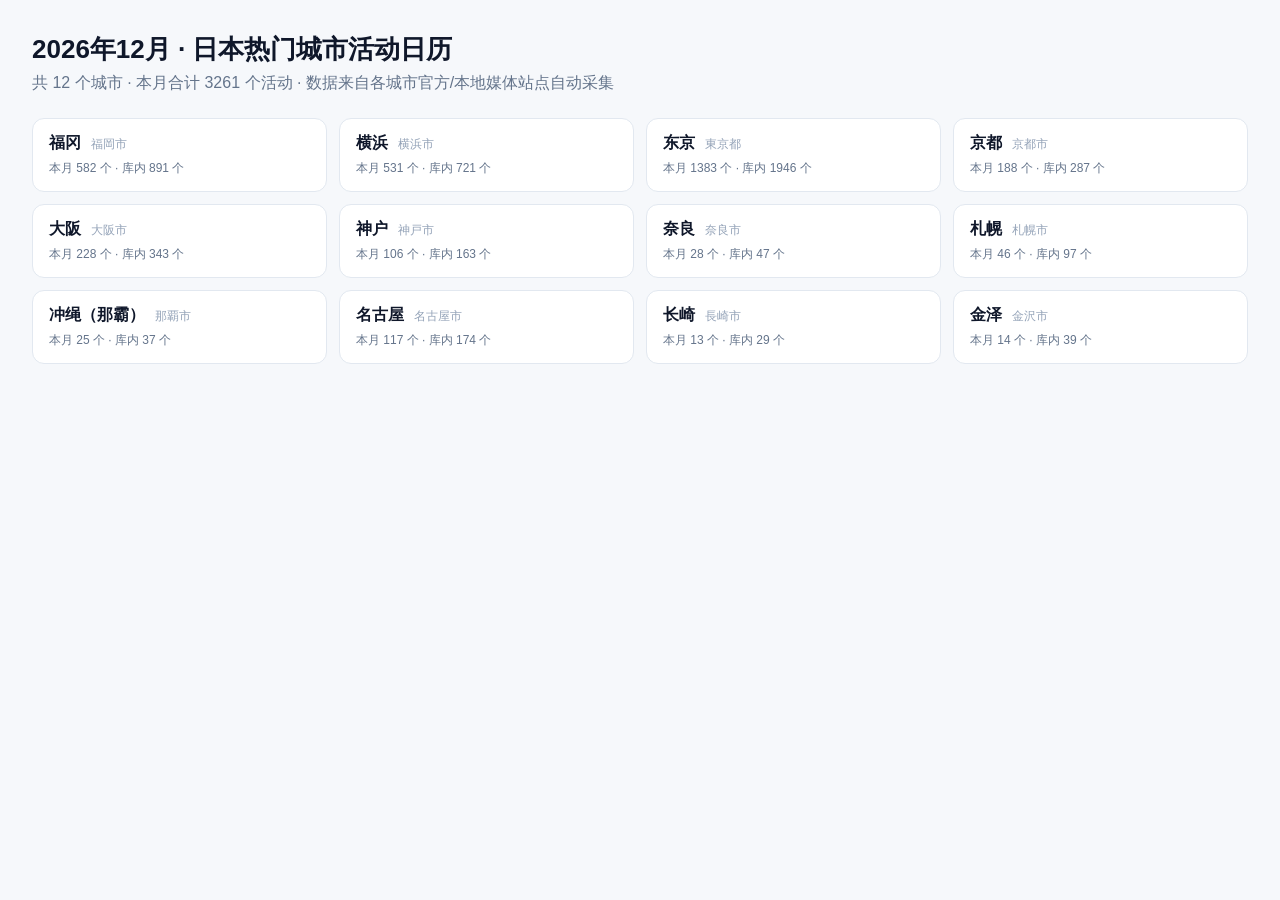
<file: docs/2026-12/index.html>
<!DOCTYPE html><html lang="zh-CN"><head><meta charset="utf-8">
<meta name="viewport" content="width=device-width,initial-scale=1"><title>2026-12 日本热门城市活动日历</title>
<style>body{font-family:-apple-system,"Hiragino Sans","Noto Sans JP",sans-serif;background:#f6f8fb;margin:0;padding:32px;color:#0f172a}
h1{font-size:26px;margin:0 0 6px}p.sub{color:#64748b;margin:0 0 24px}
ul{list-style:none;padding:0;display:grid;grid-template-columns:repeat(auto-fill,minmax(240px,1fr));gap:12px}
li{background:#fff;border:1px solid #e2e8f0;border-radius:12px;padding:14px 16px}
a{text-decoration:none;color:#0f172a;display:block}a span{color:#94a3b8;font-size:12px;margin-left:6px}
em{display:block;color:#64748b;font-style:normal;font-size:12px;margin-top:6px}</style></head><body>
<h1>2026年12月 · 日本热门城市活动日历</h1>
<p class="sub">共 12 个城市 · 本月合计 3261 个活动 · 数据来自各城市官方/本地媒体站点自动采集</p>
<ul><li><a href="fukuoka.html"><b>福冈</b> <span>福岡市</span></a><em>本月 582 个 · 库内 891 个</em></li>
<li><a href="yokohama.html"><b>横浜</b> <span>横浜市</span></a><em>本月 531 个 · 库内 721 个</em></li>
<li><a href="tokyo.html"><b>东京</b> <span>東京都</span></a><em>本月 1383 个 · 库内 1946 个</em></li>
<li><a href="kyoto.html"><b>京都</b> <span>京都市</span></a><em>本月 188 个 · 库内 287 个</em></li>
<li><a href="osaka.html"><b>大阪</b> <span>大阪市</span></a><em>本月 228 个 · 库内 343 个</em></li>
<li><a href="kobe.html"><b>神户</b> <span>神戸市</span></a><em>本月 106 个 · 库内 163 个</em></li>
<li><a href="nara.html"><b>奈良</b> <span>奈良市</span></a><em>本月 28 个 · 库内 47 个</em></li>
<li><a href="sapporo.html"><b>札幌</b> <span>札幌市</span></a><em>本月 46 个 · 库内 97 个</em></li>
<li><a href="okinawa.html"><b>冲绳（那霸）</b> <span>那覇市</span></a><em>本月 25 个 · 库内 37 个</em></li>
<li><a href="nagoya.html"><b>名古屋</b> <span>名古屋市</span></a><em>本月 117 个 · 库内 174 个</em></li>
<li><a href="nagasaki.html"><b>长崎</b> <span>長崎市</span></a><em>本月 13 个 · 库内 29 个</em></li>
<li><a href="kanazawa.html"><b>金泽</b> <span>金沢市</span></a><em>本月 14 个 · 库内 39 个</em></li></ul></body></html>
</file>
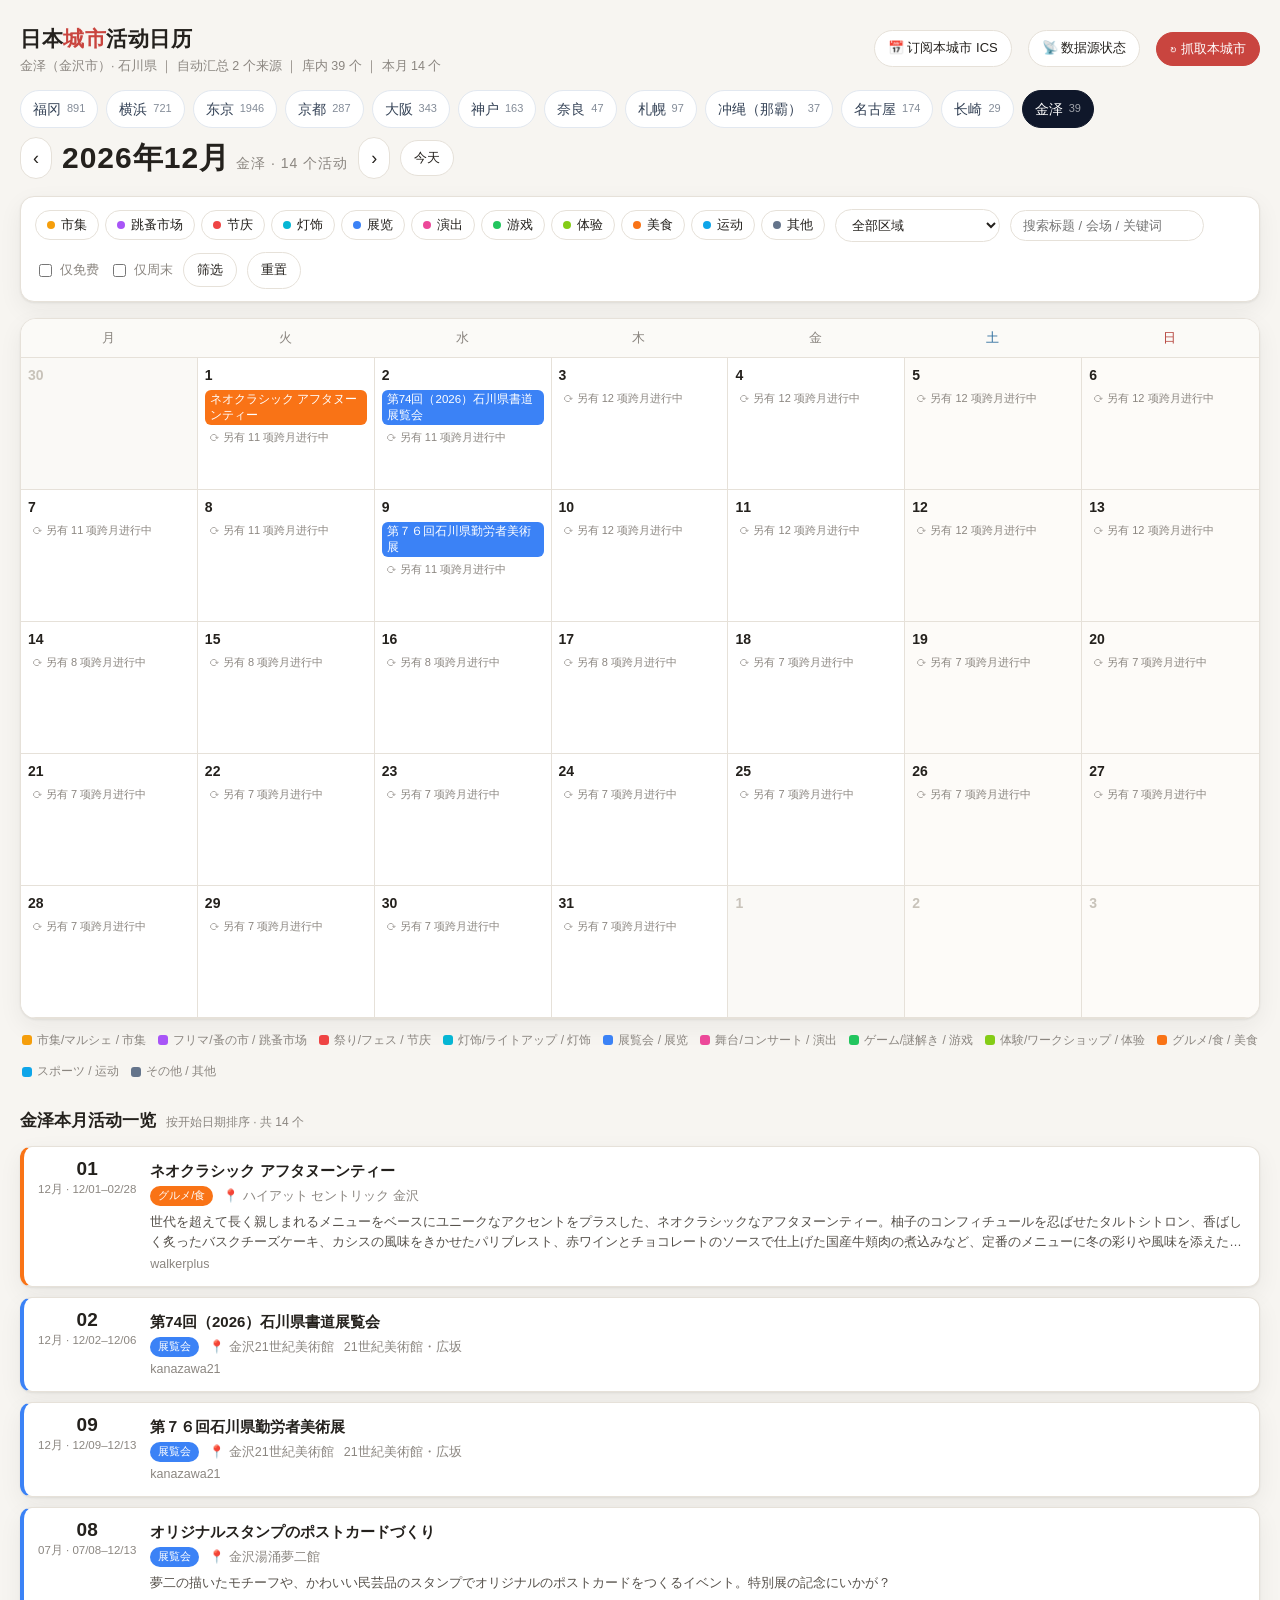
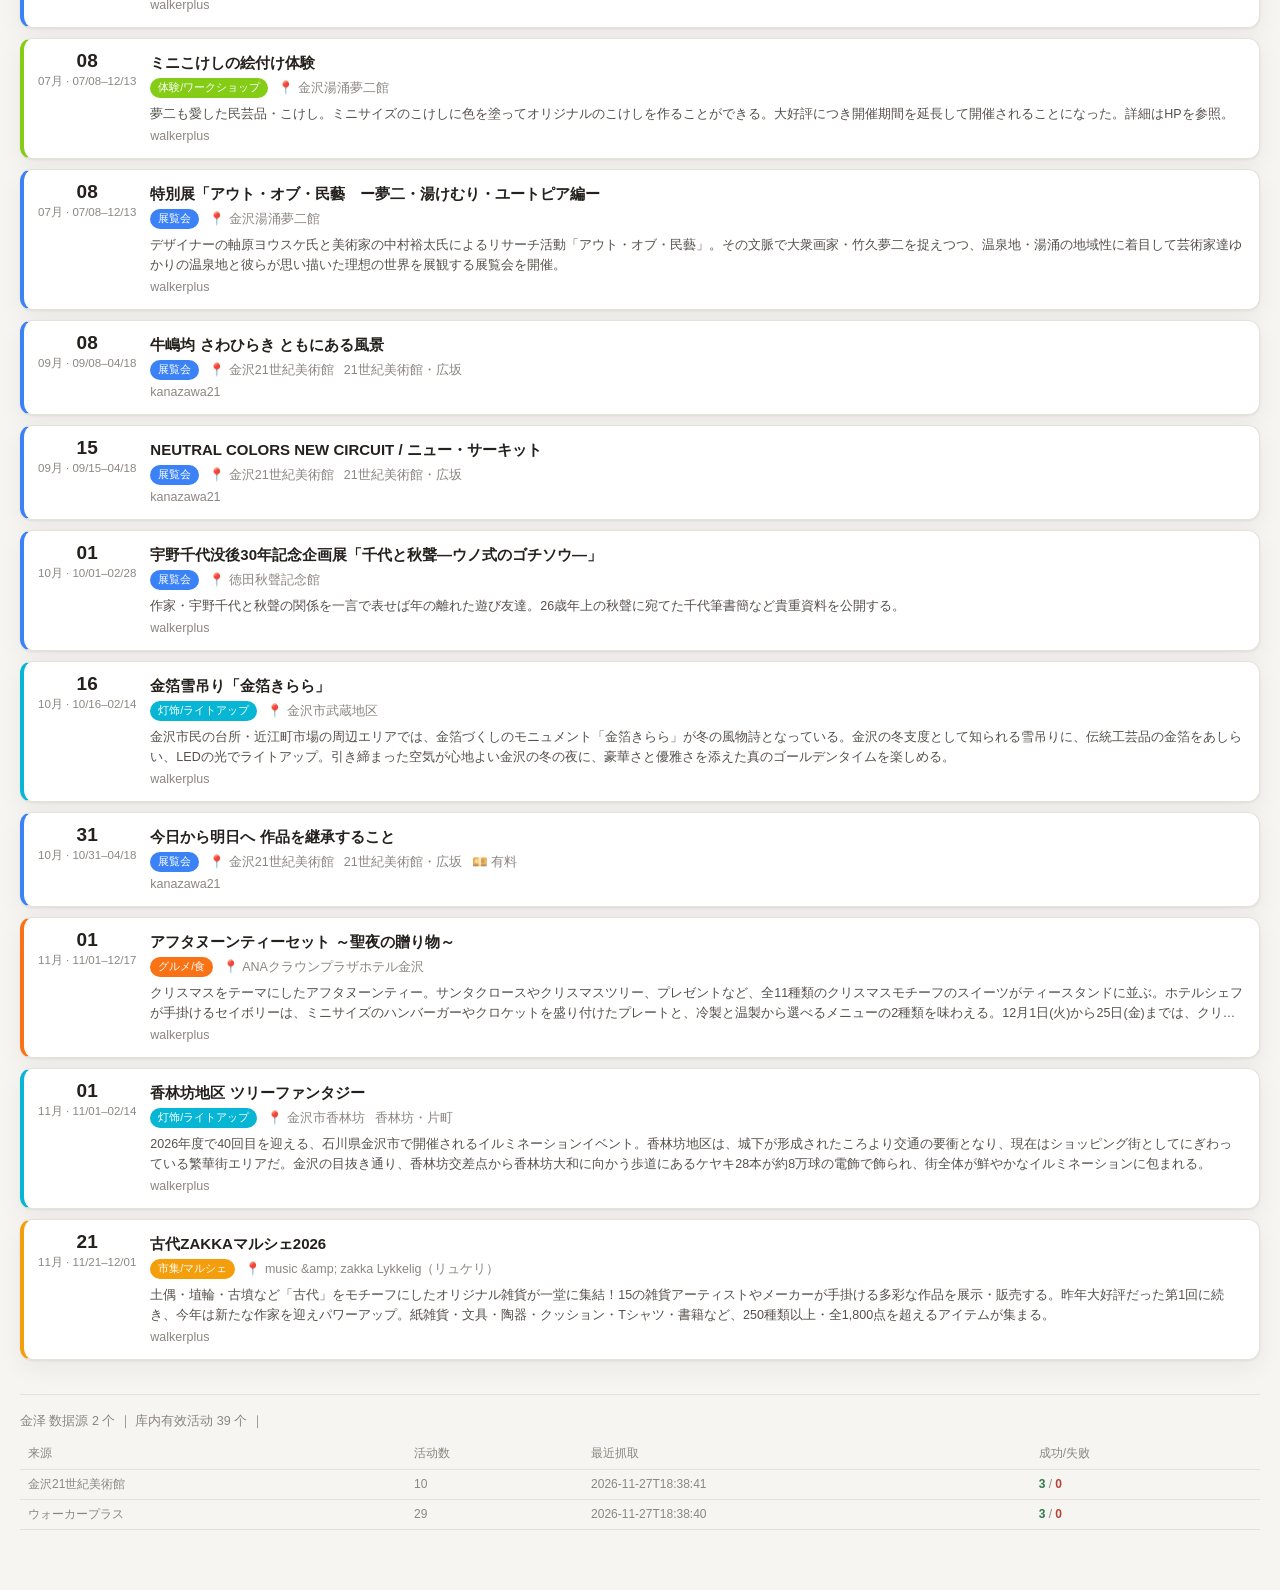
<file: docs/2026-12/kanazawa.html>
<!DOCTYPE html>
<html lang="zh-CN">
<head>
<meta charset="utf-8">
<meta name="viewport" content="width=device-width, initial-scale=1">
<title>2026年12月 · 金泽活动日历 ｜ 日本热门城市</title>
<style>
:root {
  --bg: #f7f5f1;
  --card: #ffffff;
  --ink: #24211d;
  --sub: #8b8680;
  --line: #e6e1d9;
  --accent: #c9453f;
  --shadow: 0 1px 2px rgba(36, 33, 29, .08), 0 8px 24px rgba(36, 33, 29, .06);
}
* { box-sizing: border-box; }
body {
  margin: 0; background: var(--bg); color: var(--ink);
  font-family: -apple-system, BlinkMacSystemFont, "Hiragino Sans", "Noto Sans JP",
    "Microsoft YaHei", "Segoe UI", sans-serif;
  font-size: 14px; line-height: 1.6;
}
a { color: inherit; }
.wrap { max-width: 1280px; margin: 0 auto; padding: 22px 20px 60px; }

header.top { display: flex; align-items: center; gap: 16px; flex-wrap: wrap; margin-bottom: 14px; }
h1 { font-size: 21px; margin: 0; letter-spacing: .5px; }
h1 span { color: var(--accent); }
.meta { color: var(--sub); font-size: 12.5px; }
.spacer { flex: 1; }
.btn {
  border: 1px solid var(--line); background: var(--card); color: var(--ink);
  padding: 7px 13px; border-radius: 999px; font-size: 13px; cursor: pointer;
  text-decoration: none; display: inline-flex; align-items: center; gap: 6px;
}
.btn:hover { border-color: var(--accent); color: var(--accent); }
.btn.primary { background: var(--accent); border-color: var(--accent); color: #fff; }
.btn.primary:hover { filter: brightness(.94); color: #fff; }

.monthbar { display: flex; align-items: center; gap: 10px; margin: 6px 0 14px; }
.monthbar .title { font-size: 30px; font-weight: 700; letter-spacing: 1px; }
.monthbar .title small { font-size: 14px; font-weight: 400; color: var(--sub); margin-left: 6px; }
.arrow { font-size: 18px; padding: 6px 12px; }

form.filters {
  background: var(--card); border: 1px solid var(--line); border-radius: 14px;
  padding: 12px 14px; box-shadow: var(--shadow); margin-bottom: 16px;
  display: flex; flex-wrap: wrap; gap: 10px; align-items: center;
}
.chipset { display: flex; flex-wrap: wrap; gap: 6px; }
.chip {
  border: 1px solid var(--line); border-radius: 999px; padding: 4px 11px; font-size: 12.5px;
  cursor: pointer; user-select: none; background: #fff; display: inline-flex; align-items: center; gap: 6px;
}
.chip input { display: none; }
.chip.on { color: #fff; border-color: transparent; }
.chip .dot { width: 8px; height: 8px; border-radius: 50%; }
select, input[type=search] {
  border: 1px solid var(--line); border-radius: 999px; padding: 7px 12px; font-size: 13px;
  background: #fff; color: var(--ink); outline: none; font-family: inherit;
}
input[type=search] { min-width: 190px; }
label.check { display: inline-flex; gap: 5px; align-items: center; font-size: 13px; color: var(--sub); }

.calendar { background: var(--card); border: 1px solid var(--line); border-radius: 16px; box-shadow: var(--shadow);
  overflow-x: auto; overflow-y: hidden; -webkit-overflow-scrolling: touch; }
.weekhead { display: grid; grid-template-columns: repeat(7, minmax(0, 1fr)); background: #fbfaf7; border-bottom: 1px solid var(--line); }
.weekhead div { padding: 9px 0; text-align: center; font-size: 12.5px; color: var(--sub); letter-spacing: 2px; }
.weekhead div:nth-child(6) { color: #2f6f9f; }
.weekhead div:nth-child(7) { color: #b5433c; }
.grid { display: grid; grid-template-columns: repeat(7, minmax(0, 1fr)); }
.cell {
  min-height: 132px; border-right: 1px solid var(--line); border-bottom: 1px solid var(--line);
  padding: 6px 7px 8px; display: flex; flex-direction: column; gap: 4px; background: #fff;
}
.cell:nth-child(7n) { border-right: 0; }
.cell.out { background: #faf9f6; }
.cell.weekend { background: #fdfbf8; }
.cell.today { background: #fff6ee; box-shadow: inset 0 0 0 2px #f0c8a8; }
.dnum { font-size: 12px; color: var(--sub); display: flex; justify-content: space-between; align-items: center; }
.dnum b { font-size: 14px; color: var(--ink); font-weight: 600; }
.cell.out .dnum b { color: #c8c3ba; }
.cell.today .dnum b { color: var(--accent); }

.ev {
  border-radius: 6px; padding: 2px 5px; font-size: 11.5px; line-height: 1.35;
  color: #fff; text-decoration: none; display: block;
  overflow: hidden; text-overflow: ellipsis; display: -webkit-box;
  -webkit-line-clamp: 3; -webkit-box-orient: vertical;
}
.ev .t { opacity: .92; font-variant-numeric: tabular-nums; margin-right: 3px; }
.more { font-size: 11px; color: var(--sub); padding-left: 4px; }

.legend { display: flex; flex-wrap: wrap; gap: 12px; margin: 12px 2px 26px; font-size: 12px; color: var(--sub); }
.legend span { display: inline-flex; align-items: center; gap: 5px; }
.legend i { width: 10px; height: 10px; border-radius: 3px; display: inline-block; }

.section-title { display: flex; align-items: baseline; gap: 10px; margin: 8px 0 12px; }
.section-title h2 { font-size: 17px; margin: 0; }
.section-title .meta { font-size: 12px; }

.list { display: flex; flex-direction: column; gap: 10px; }
.item {
  background: var(--card); border: 1px solid var(--line); border-left: 4px solid #ccc;
  border-radius: 12px; padding: 12px 14px; display: flex; gap: 14px; box-shadow: var(--shadow);
}
.item .datecol { min-width: 74px; text-align: center; }
.item .datecol .d { font-size: 19px; font-weight: 700; line-height: 1.1; }
.item .datecol .m { font-size: 11.5px; color: var(--sub); }
.item .body { flex: 1; min-width: 0; }
.item .t { font-size: 15px; font-weight: 600; margin-bottom: 3px; }
.item .t a { text-decoration: none; }
.item .t a:hover { text-decoration: underline; }
.item .line { font-size: 12.5px; color: var(--sub); display: flex; flex-wrap: wrap; gap: 10px; margin-top: 2px; }
.item .desc { font-size: 12.5px; color: #55504a; margin-top: 6px; display: -webkit-box; -webkit-line-clamp: 2; -webkit-box-orient: vertical; overflow: hidden; }
.badge { font-size: 11px; padding: 1px 8px; border-radius: 999px; color: #fff; }

footer.stats { margin-top: 34px; border-top: 1px solid var(--line); padding-top: 16px; color: var(--sub); font-size: 12.5px; }
footer.stats table { width: 100%; border-collapse: collapse; margin-top: 8px; font-size: 12px; }
footer.stats th, footer.stats td { text-align: left; padding: 5px 8px; border-bottom: 1px solid var(--line); }
footer.stats th { color: var(--sub); font-weight: 500; }
.ok { color: #2f7a4f; font-weight: 600; }
.bad { color: #b5433c; font-weight: 600; }
@media (max-width: 760px) {
  .wrap { padding: 14px 12px 40px; }
  header.top { gap: 10px; }
  h1 { font-size: 18px; }
  .monthbar { flex-wrap: wrap; gap: 8px; }
  .monthbar .title { font-size: 20px; }
  .filters { padding: 10px; gap: 8px; }
  .btn { font-size: 12px; padding: 6px 10px; }
  .monthbar .btn.arrow { padding: 6px 10px; }
  input[type=search] { min-width: 0; flex: 1 1 100%; }
  /* 周历在手机上横向滑动查看，不再被裁掉右半部分 */
  .grid, .weekhead { min-width: 700px; }
  .cell { min-height: 96px; padding: 4px 5px; }
  .ev { font-size: 10.5px; -webkit-line-clamp: 2; word-break: break-word; }
  .more { font-size: 10px; }
  .legend { font-size: 11px; gap: 8px; }
  .item { padding: 10px 12px; gap: 10px; }
  .item .datecol { min-width: 46px; }
  .item .datecol .d { font-size: 16px; }
  .item .t { font-size: 14px; }
  footer.stats table { font-size: 11px; }
  .swipe-hint { display: block; }
}
.swipe-hint { display: none; font-size: 11.5px; color: var(--sub); margin: 8px 2px 0; }

/* ---- 城市切换标签 ---- */
.citytabs{display:flex;flex-wrap:wrap;gap:8px;margin:14px 0 6px}
.citytab{display:flex;align-items:center;gap:6px;padding:7px 12px;border:1px solid #e2e8f0;border-radius:999px;
  background:#fff;color:#334155;font-size:14px;text-decoration:none;transition:all .15s}
.citytab:hover{border-color:#94a3b8;transform:translateY(-1px)}
.citytab.on{background:#0f172a;color:#fff;border-color:#0f172a}
.citytab small{font-size:11px;opacity:.6}

.ev.ongoing{background:#f8fafc !important;color:#475569;font-size:11px}


/* ---- 手机端：日期议程视图（替代 7 列周历） ---- */
.magenda { display: none; }
@media (max-width: 760px) {
  .calendar, .swipe-hint { display: none; }
  .magenda { display: flex; flex-direction: column; gap: 10px; margin-bottom: 18px; }
  .mday { background: var(--card); border: 1px solid var(--line); border-radius: 12px; padding: 10px 12px; box-shadow: var(--shadow); }
  .mday.today { box-shadow: inset 0 0 0 2px #f0c8a8; }
  .mday-h { display: flex; align-items: baseline; gap: 6px; margin-bottom: 6px; color: var(--sub); font-size: 12px; }
  .mday-h b { font-size: 18px; color: var(--ink); font-weight: 700; }
  .mday-h .wd { font-size: 12px; }
  .mday-h em { font-style: normal; margin-left: auto; }
  .mday-h .today-tag { font-style: normal; background: var(--accent); color: #fff; font-size: 11px; padding: 1px 7px; border-radius: 999px; }
  .mday-body { display: flex; flex-direction: column; gap: 5px; }
  .mitem { display: grid; grid-template-columns: 8px 1fr; column-gap: 7px; align-items: start; text-decoration: none;
    border-radius: 8px; padding: 6px 8px; background: #faf9f6; }
  .mitem i { width: 8px; height: 8px; border-radius: 50%; margin-top: 4px; }
  .mitem .mt { font-size: 13px; line-height: 1.4; color: var(--ink); overflow-wrap: anywhere; }
  .mitem .mv { grid-column: 2; font-size: 11px; color: var(--sub); overflow-wrap: anywhere; }
}


/* ---- 手机端防横向溢出（兜底） ---- */
@media (max-width: 760px) {
  html, body { max-width: 100%; overflow-x: hidden; }
  .wrap { width: 100%; }
  header.top > div, header.top .meta, .monthbar, .filters, .citytabs, .mday, .mitem, .item, .item .body,
  .mday-h, .mitem .mt, .mitem .mv { min-width: 0; max-width: 100%; }
  .meta, .mday-h, .mitem .mv { white-space: normal; overflow-wrap: anywhere; word-break: break-word; }
  header.top > div { flex: 1 1 240px; }
  .citytab { max-width: 46vw; }
  .citytab span, .citytab { overflow-wrap: anywhere; }
}

</style>
<link rel="alternate" type="text/calendar" href="/calendar.ics?city=kanazawa">
</head>
<body>
<div class="wrap">

<header class="top">
  <div>
    <h1>日本<span>城市</span>活动日历</h1>
    <div class="meta">金泽（金沢市）· 石川県 ｜ 自动汇总 2 个来源 ｜ 库内 39 个 ｜ 本月 14 个</div>
  </div>
  <div class="spacer"></div>
  <a class="btn" href="/calendar.ics?city=kanazawa">📅 订阅本城市 ICS</a>
  <a class="btn" href="/sources?city=kanazawa">📡 数据源状态</a>
  <button class="btn primary" id="refreshBtn" onclick="doRefresh()">↻ 抓取本城市</button>
</header>

<nav class="citytabs">
  
  <a class="citytab " href="/?city=fukuoka&month=2026-12">
    福冈<small>891</small>
  </a>
  
  <a class="citytab " href="/?city=yokohama&month=2026-12">
    横浜<small>721</small>
  </a>
  
  <a class="citytab " href="/?city=tokyo&month=2026-12">
    东京<small>1946</small>
  </a>
  
  <a class="citytab " href="/?city=kyoto&month=2026-12">
    京都<small>287</small>
  </a>
  
  <a class="citytab " href="/?city=osaka&month=2026-12">
    大阪<small>343</small>
  </a>
  
  <a class="citytab " href="/?city=kobe&month=2026-12">
    神户<small>163</small>
  </a>
  
  <a class="citytab " href="/?city=nara&month=2026-12">
    奈良<small>47</small>
  </a>
  
  <a class="citytab " href="/?city=sapporo&month=2026-12">
    札幌<small>97</small>
  </a>
  
  <a class="citytab " href="/?city=okinawa&month=2026-12">
    冲绳（那霸）<small>37</small>
  </a>
  
  <a class="citytab " href="/?city=nagoya&month=2026-12">
    名古屋<small>174</small>
  </a>
  
  <a class="citytab " href="/?city=nagasaki&month=2026-12">
    长崎<small>29</small>
  </a>
  
  <a class="citytab on" href="/?city=kanazawa&month=2026-12">
    金泽<small>39</small>
  </a>
  
</nav>

<div class="monthbar">
  <a class="btn arrow" href="/?city=kanazawa&month=2026-11">‹</a>
  <div class="title">2026年12月<small>金泽 · 14 个活动</small></div>
  <a class="btn arrow" href="/?city=kanazawa&month=2027-01">›</a>
  <a class="btn" href="/?city=kanazawa&month=2026-11">今天</a>
  
</div>

<form class="filters" method="get" action="/">
  <input type="hidden" name="month" value="2026-12">
  <input type="hidden" name="city" value="kanazawa">
  <div class="chipset">
    
    <label class="chip "
           >
      <input type="checkbox" name="cat" value="market" 
             onchange="this.form.submit()">
      <span class="dot" style="background:#f59e0b"></span>市集
    </label>
    
    <label class="chip "
           >
      <input type="checkbox" name="cat" value="flea" 
             onchange="this.form.submit()">
      <span class="dot" style="background:#a855f7"></span>跳蚤市场
    </label>
    
    <label class="chip "
           >
      <input type="checkbox" name="cat" value="festival" 
             onchange="this.form.submit()">
      <span class="dot" style="background:#ef4444"></span>节庆
    </label>
    
    <label class="chip "
           >
      <input type="checkbox" name="cat" value="illumination" 
             onchange="this.form.submit()">
      <span class="dot" style="background:#06b6d4"></span>灯饰
    </label>
    
    <label class="chip "
           >
      <input type="checkbox" name="cat" value="exhibition" 
             onchange="this.form.submit()">
      <span class="dot" style="background:#3b82f6"></span>展览
    </label>
    
    <label class="chip "
           >
      <input type="checkbox" name="cat" value="performance" 
             onchange="this.form.submit()">
      <span class="dot" style="background:#ec4899"></span>演出
    </label>
    
    <label class="chip "
           >
      <input type="checkbox" name="cat" value="game" 
             onchange="this.form.submit()">
      <span class="dot" style="background:#22c55e"></span>游戏
    </label>
    
    <label class="chip "
           >
      <input type="checkbox" name="cat" value="workshop" 
             onchange="this.form.submit()">
      <span class="dot" style="background:#84cc16"></span>体验
    </label>
    
    <label class="chip "
           >
      <input type="checkbox" name="cat" value="food" 
             onchange="this.form.submit()">
      <span class="dot" style="background:#f97316"></span>美食
    </label>
    
    <label class="chip "
           >
      <input type="checkbox" name="cat" value="sports" 
             onchange="this.form.submit()">
      <span class="dot" style="background:#0ea5e9"></span>运动
    </label>
    
    <label class="chip "
           >
      <input type="checkbox" name="cat" value="other" 
             onchange="this.form.submit()">
      <span class="dot" style="background:#64748b"></span>其他
    </label>
    
  </div>
  <select name="area" onchange="this.form.submit()">
    <option value="">全部区域</option>
    
    <option value="香林坊・片町" >香林坊・片町</option>
    
    <option value="21世紀美術館・広坂" >21世紀美術館・広坂</option>
    
  </select>
  <input type="search" name="q" value="" placeholder="搜索标题 / 会场 / 关键词">
  <label class="check"><input type="checkbox" name="free" value="1" 
         onchange="this.form.submit()">仅免费</label>
  <label class="check"><input type="checkbox" name="weekend" value="1" 
         onchange="this.form.submit()">仅周末</label>
  <button class="btn" type="submit">筛选</button>
  <a class="btn" href="/?city=kanazawa&month=2026-12">重置</a>
</form>

<div class="calendar">
  <div class="weekhead">
    <div>月</div><div>火</div><div>水</div><div>木</div><div>金</div><div>土</div><div>日</div>
  </div>
  <div class="grid">
    
    <div class="cell out  ">
      <div class="dnum"><b>30</b></div>
      
      
      
    </div>
    
    <div class="cell   ">
      <div class="dnum"><b>1</b></div>
      
      <a class="ev" href="https://www.hyatt.com/hyatt-centric/ja-JP/kmqct-hyatt-centric-kanazawa/dining/five-grill-lounge" target="_blank" rel="noopener"
         style="background:#f97316" title="ネオクラシック アフタヌーンティー ｜ ハイアット セントリック 金沢 ｜ 12/01–02/28">
        ネオクラシック アフタヌーンティー
      </a>
      
      
      
      <span class="more">⟳ 另有 11 项跨月进行中</span>
      
    </div>
    
    <div class="cell   ">
      <div class="dnum"><b>2</b></div>
      
      <a class="ev" href="https://i-shodo.com/" target="_blank" rel="noopener"
         style="background:#3b82f6" title="第74回（2026）石川県書道展覧会 ｜ 金沢21世紀美術館 ｜ 12/02–12/06">
        第74回（2026）石川県書道展覧会
      </a>
      
      
      
      <span class="more">⟳ 另有 11 项跨月进行中</span>
      
    </div>
    
    <div class="cell   ">
      <div class="dnum"><b>3</b></div>
      
      
      
      <span class="more">⟳ 另有 12 项跨月进行中</span>
      
    </div>
    
    <div class="cell   ">
      <div class="dnum"><b>4</b></div>
      
      
      
      <span class="more">⟳ 另有 12 项跨月进行中</span>
      
    </div>
    
    <div class="cell  weekend ">
      <div class="dnum"><b>5</b></div>
      
      
      
      <span class="more">⟳ 另有 12 项跨月进行中</span>
      
    </div>
    
    <div class="cell  weekend ">
      <div class="dnum"><b>6</b></div>
      
      
      
      <span class="more">⟳ 另有 12 项跨月进行中</span>
      
    </div>
    
    <div class="cell   ">
      <div class="dnum"><b>7</b></div>
      
      
      
      <span class="more">⟳ 另有 11 项跨月进行中</span>
      
    </div>
    
    <div class="cell   ">
      <div class="dnum"><b>8</b></div>
      
      
      
      <span class="more">⟳ 另有 11 项跨月进行中</span>
      
    </div>
    
    <div class="cell   ">
      <div class="dnum"><b>9</b></div>
      
      <a class="ev" href="https://ishikawa-rofukukyo.jp/kinbun/" target="_blank" rel="noopener"
         style="background:#3b82f6" title="第７６回石川県勤労者美術展 ｜ 金沢21世紀美術館 ｜ 12/09–12/13">
        第７６回石川県勤労者美術展
      </a>
      
      
      
      <span class="more">⟳ 另有 11 项跨月进行中</span>
      
    </div>
    
    <div class="cell   ">
      <div class="dnum"><b>10</b></div>
      
      
      
      <span class="more">⟳ 另有 12 项跨月进行中</span>
      
    </div>
    
    <div class="cell   ">
      <div class="dnum"><b>11</b></div>
      
      
      
      <span class="more">⟳ 另有 12 项跨月进行中</span>
      
    </div>
    
    <div class="cell  weekend ">
      <div class="dnum"><b>12</b></div>
      
      
      
      <span class="more">⟳ 另有 12 项跨月进行中</span>
      
    </div>
    
    <div class="cell  weekend ">
      <div class="dnum"><b>13</b></div>
      
      
      
      <span class="more">⟳ 另有 12 项跨月进行中</span>
      
    </div>
    
    <div class="cell   ">
      <div class="dnum"><b>14</b></div>
      
      
      
      <span class="more">⟳ 另有 8 项跨月进行中</span>
      
    </div>
    
    <div class="cell   ">
      <div class="dnum"><b>15</b></div>
      
      
      
      <span class="more">⟳ 另有 8 项跨月进行中</span>
      
    </div>
    
    <div class="cell   ">
      <div class="dnum"><b>16</b></div>
      
      
      
      <span class="more">⟳ 另有 8 项跨月进行中</span>
      
    </div>
    
    <div class="cell   ">
      <div class="dnum"><b>17</b></div>
      
      
      
      <span class="more">⟳ 另有 8 项跨月进行中</span>
      
    </div>
    
    <div class="cell   ">
      <div class="dnum"><b>18</b></div>
      
      
      
      <span class="more">⟳ 另有 7 项跨月进行中</span>
      
    </div>
    
    <div class="cell  weekend ">
      <div class="dnum"><b>19</b></div>
      
      
      
      <span class="more">⟳ 另有 7 项跨月进行中</span>
      
    </div>
    
    <div class="cell  weekend ">
      <div class="dnum"><b>20</b></div>
      
      
      
      <span class="more">⟳ 另有 7 项跨月进行中</span>
      
    </div>
    
    <div class="cell   ">
      <div class="dnum"><b>21</b></div>
      
      
      
      <span class="more">⟳ 另有 7 项跨月进行中</span>
      
    </div>
    
    <div class="cell   ">
      <div class="dnum"><b>22</b></div>
      
      
      
      <span class="more">⟳ 另有 7 项跨月进行中</span>
      
    </div>
    
    <div class="cell   ">
      <div class="dnum"><b>23</b></div>
      
      
      
      <span class="more">⟳ 另有 7 项跨月进行中</span>
      
    </div>
    
    <div class="cell   ">
      <div class="dnum"><b>24</b></div>
      
      
      
      <span class="more">⟳ 另有 7 项跨月进行中</span>
      
    </div>
    
    <div class="cell   ">
      <div class="dnum"><b>25</b></div>
      
      
      
      <span class="more">⟳ 另有 7 项跨月进行中</span>
      
    </div>
    
    <div class="cell  weekend ">
      <div class="dnum"><b>26</b></div>
      
      
      
      <span class="more">⟳ 另有 7 项跨月进行中</span>
      
    </div>
    
    <div class="cell  weekend ">
      <div class="dnum"><b>27</b></div>
      
      
      
      <span class="more">⟳ 另有 7 项跨月进行中</span>
      
    </div>
    
    <div class="cell   ">
      <div class="dnum"><b>28</b></div>
      
      
      
      <span class="more">⟳ 另有 7 项跨月进行中</span>
      
    </div>
    
    <div class="cell   ">
      <div class="dnum"><b>29</b></div>
      
      
      
      <span class="more">⟳ 另有 7 项跨月进行中</span>
      
    </div>
    
    <div class="cell   ">
      <div class="dnum"><b>30</b></div>
      
      
      
      <span class="more">⟳ 另有 7 项跨月进行中</span>
      
    </div>
    
    <div class="cell   ">
      <div class="dnum"><b>31</b></div>
      
      
      
      <span class="more">⟳ 另有 7 项跨月进行中</span>
      
    </div>
    
    <div class="cell out  ">
      <div class="dnum"><b>1</b></div>
      
      
      
    </div>
    
    <div class="cell out weekend ">
      <div class="dnum"><b>2</b></div>
      
      
      
    </div>
    
    <div class="cell out weekend ">
      <div class="dnum"><b>3</b></div>
      
      
      
    </div>
    
  </div>
</div>
<p class="swipe-hint">← 左右滑动可查看整周 7 天 →</p>

<div class="magenda">
  
  <div class="mday">
    <div class="mday-h">
      <b>1</b>
      <span class="wd">二</span>
      <em>1 项</em>
      
    </div>
    <div class="mday-body">
      
      <a class="mitem" href="https://www.hyatt.com/hyatt-centric/ja-JP/kmqct-hyatt-centric-kanazawa/dining/five-grill-lounge" target="_blank" rel="noopener">
        <i style="background:#f97316"></i>
        <span class="mt">ネオクラシック アフタヌーンティー</span>
        <span class="mv">ハイアット セントリック 金沢</span>
      </a>
      
      
    </div>
  </div>
  
  <div class="mday">
    <div class="mday-h">
      <b>2</b>
      <span class="wd">三</span>
      <em>1 项</em>
      
    </div>
    <div class="mday-body">
      
      <a class="mitem" href="https://i-shodo.com/" target="_blank" rel="noopener">
        <i style="background:#3b82f6"></i>
        <span class="mt">第74回（2026）石川県書道展覧会</span>
        <span class="mv">金沢21世紀美術館</span>
      </a>
      
      
    </div>
  </div>
  
  <div class="mday">
    <div class="mday-h">
      <b>9</b>
      <span class="wd">三</span>
      <em>1 项</em>
      
    </div>
    <div class="mday-body">
      
      <a class="mitem" href="https://ishikawa-rofukukyo.jp/kinbun/" target="_blank" rel="noopener">
        <i style="background:#3b82f6"></i>
        <span class="mt">第７６回石川県勤労者美術展</span>
        <span class="mv">金沢21世紀美術館</span>
      </a>
      
      
    </div>
  </div>
  
</div>

<div class="legend">
  
  <span><i style="background:#f59e0b"></i>市集/マルシェ / 市集</span>
  
  <span><i style="background:#a855f7"></i>フリマ/蚤の市 / 跳蚤市场</span>
  
  <span><i style="background:#ef4444"></i>祭り/フェス / 节庆</span>
  
  <span><i style="background:#06b6d4"></i>灯饰/ライトアップ / 灯饰</span>
  
  <span><i style="background:#3b82f6"></i>展覧会 / 展览</span>
  
  <span><i style="background:#ec4899"></i>舞台/コンサート / 演出</span>
  
  <span><i style="background:#22c55e"></i>ゲーム/謎解き / 游戏</span>
  
  <span><i style="background:#84cc16"></i>体験/ワークショップ / 体验</span>
  
  <span><i style="background:#f97316"></i>グルメ/食 / 美食</span>
  
  <span><i style="background:#0ea5e9"></i>スポーツ / 运动</span>
  
  <span><i style="background:#64748b"></i>その他 / 其他</span>
  
</div>

<div class="section-title">
  <h2>金泽本月活动一览</h2>
  <span class="meta">按开始日期排序 · 共 14 个</span>
</div>

<div class="list">
  
  <div class="item" style="border-left-color:#f97316">
    <div class="datecol">
      <div class="d">01</div>
      <div class="m">12月 · 12/01–02/28</div>
    </div>
    <div class="body">
      <div class="t"><a href="https://www.hyatt.com/hyatt-centric/ja-JP/kmqct-hyatt-centric-kanazawa/dining/five-grill-lounge" target="_blank" rel="noopener">ネオクラシック アフタヌーンティー</a></div>
      <div class="line">
        <span class="badge" style="background:#f97316">グルメ/食</span>
        <span>📍 ハイアット セントリック 金沢</span>
        
        
        
      </div>
      <div class="desc">世代を超えて長く親しまれるメニューをベースにユニークなアクセントをプラスした、ネオクラシックなアフタヌーンティー。柚子のコンフィチュールを忍ばせたタルトシトロン、香ばしく炙ったバスクチーズケーキ、カシスの風味をきかせたパリブレスト、赤ワインとチョコレートのソースで仕上げた国産牛頬肉の煮込みなど、定番のメニューに冬の彩りや風味を添えたスイーツやセイボリーを味わえる。ドリンクは「JING TEA」の紅茶をはじめ、コーヒー、加賀棒茶などをフリーフローで利用できる。</div>
      <div class="line">
        <span>walkerplus</span>
      </div>
    </div>
  </div>
  
  <div class="item" style="border-left-color:#3b82f6">
    <div class="datecol">
      <div class="d">02</div>
      <div class="m">12月 · 12/02–12/06</div>
    </div>
    <div class="body">
      <div class="t"><a href="https://i-shodo.com/" target="_blank" rel="noopener">第74回（2026）石川県書道展覧会</a></div>
      <div class="line">
        <span class="badge" style="background:#3b82f6">展覧会</span>
        <span>📍 金沢21世紀美術館</span>
        <span>21世紀美術館・広坂</span>
        
        
      </div>
      
      <div class="line">
        <span>kanazawa21</span>
      </div>
    </div>
  </div>
  
  <div class="item" style="border-left-color:#3b82f6">
    <div class="datecol">
      <div class="d">09</div>
      <div class="m">12月 · 12/09–12/13</div>
    </div>
    <div class="body">
      <div class="t"><a href="https://ishikawa-rofukukyo.jp/kinbun/" target="_blank" rel="noopener">第７６回石川県勤労者美術展</a></div>
      <div class="line">
        <span class="badge" style="background:#3b82f6">展覧会</span>
        <span>📍 金沢21世紀美術館</span>
        <span>21世紀美術館・広坂</span>
        
        
      </div>
      
      <div class="line">
        <span>kanazawa21</span>
      </div>
    </div>
  </div>
  
  <div class="item" style="border-left-color:#3b82f6">
    <div class="datecol">
      <div class="d">08</div>
      <div class="m">07月 · 07/08–12/13</div>
    </div>
    <div class="body">
      <div class="t"><a href="https://www.kanazawa-museum.jp/yumeji/" target="_blank" rel="noopener">オリジナルスタンプのポストカードづくり</a></div>
      <div class="line">
        <span class="badge" style="background:#3b82f6">展覧会</span>
        <span>📍 金沢湯涌夢二館</span>
        
        
        
      </div>
      <div class="desc">夢二の描いたモチーフや、かわいい民芸品のスタンプでオリジナルのポストカードをつくるイベント。特別展の記念にいかが？</div>
      <div class="line">
        <span>walkerplus</span>
      </div>
    </div>
  </div>
  
  <div class="item" style="border-left-color:#84cc16">
    <div class="datecol">
      <div class="d">08</div>
      <div class="m">07月 · 07/08–12/13</div>
    </div>
    <div class="body">
      <div class="t"><a href="https://www.kanazawa-museum.jp/yumeji/" target="_blank" rel="noopener">ミニこけしの絵付け体験</a></div>
      <div class="line">
        <span class="badge" style="background:#84cc16">体験/ワークショップ</span>
        <span>📍 金沢湯涌夢二館</span>
        
        
        
      </div>
      <div class="desc">夢二も愛した民芸品・こけし。ミニサイズのこけしに色を塗ってオリジナルのこけしを作ることができる。大好評につき開催期間を延長して開催されることになった。詳細はHPを参照。</div>
      <div class="line">
        <span>walkerplus</span>
      </div>
    </div>
  </div>
  
  <div class="item" style="border-left-color:#3b82f6">
    <div class="datecol">
      <div class="d">08</div>
      <div class="m">07月 · 07/08–12/13</div>
    </div>
    <div class="body">
      <div class="t"><a href="https://www.kanazawa-museum.jp/yumeji/" target="_blank" rel="noopener">特別展「アウト・オブ・民藝　ー夢二・湯けむり・ユートピア編ー</a></div>
      <div class="line">
        <span class="badge" style="background:#3b82f6">展覧会</span>
        <span>📍 金沢湯涌夢二館</span>
        
        
        
      </div>
      <div class="desc">デザイナーの軸原ヨウスケ氏と美術家の中村裕太氏によるリサーチ活動「アウト・オブ・民藝」。その文脈で大衆画家・竹久夢二を捉えつつ、温泉地・湯涌の地域性に着目して芸術家達ゆかりの温泉地と彼らが思い描いた理想の世界を展観する展覧会を開催。</div>
      <div class="line">
        <span>walkerplus</span>
      </div>
    </div>
  </div>
  
  <div class="item" style="border-left-color:#3b82f6">
    <div class="datecol">
      <div class="d">08</div>
      <div class="m">09月 · 09/08–04/18</div>
    </div>
    <div class="body">
      <div class="t"><a href="https://www.kanazawa21.jp/data_list.php?g=17&amp;d=1857" target="_blank" rel="noopener">牛嶋均 さわひらき ともにある風景</a></div>
      <div class="line">
        <span class="badge" style="background:#3b82f6">展覧会</span>
        <span>📍 金沢21世紀美術館</span>
        <span>21世紀美術館・広坂</span>
        
        
      </div>
      
      <div class="line">
        <span>kanazawa21</span>
      </div>
    </div>
  </div>
  
  <div class="item" style="border-left-color:#3b82f6">
    <div class="datecol">
      <div class="d">15</div>
      <div class="m">09月 · 09/15–04/18</div>
    </div>
    <div class="body">
      <div class="t"><a href="https://www.kanazawa21.jp/exhibition/" target="_blank" rel="noopener">NEUTRAL COLORS NEW CIRCUIT / ニュー・サーキット</a></div>
      <div class="line">
        <span class="badge" style="background:#3b82f6">展覧会</span>
        <span>📍 金沢21世紀美術館</span>
        <span>21世紀美術館・広坂</span>
        
        
      </div>
      
      <div class="line">
        <span>kanazawa21</span>
      </div>
    </div>
  </div>
  
  <div class="item" style="border-left-color:#3b82f6">
    <div class="datecol">
      <div class="d">01</div>
      <div class="m">10月 · 10/01–02/28</div>
    </div>
    <div class="body">
      <div class="t"><a href="https://www.kanazawa-museum.jp/shusei/" target="_blank" rel="noopener">宇野千代没後30年記念企画展「千代と秋聲―ウノ式のゴチソウ―」</a></div>
      <div class="line">
        <span class="badge" style="background:#3b82f6">展覧会</span>
        <span>📍 徳田秋聲記念館</span>
        
        
        
      </div>
      <div class="desc">作家・宇野千代と秋聲の関係を一言で表せば年の離れた遊び友達。26歳年上の秋聲に宛てた千代筆書簡など貴重資料を公開する。</div>
      <div class="line">
        <span>walkerplus</span>
      </div>
    </div>
  </div>
  
  <div class="item" style="border-left-color:#06b6d4">
    <div class="datecol">
      <div class="d">16</div>
      <div class="m">10月 · 10/16–02/14</div>
    </div>
    <div class="body">
      <div class="t"><a href="https://www.kanazawa-kankoukyoukai.or.jp/event/detail_50479.html" target="_blank" rel="noopener">金箔雪吊り「金箔きらら」</a></div>
      <div class="line">
        <span class="badge" style="background:#06b6d4">灯饰/ライトアップ</span>
        <span>📍 金沢市武蔵地区</span>
        
        
        
      </div>
      <div class="desc">金沢市民の台所・近江町市場の周辺エリアでは、金箔づくしのモニュメント「金箔きらら」が冬の風物詩となっている。金沢の冬支度として知られる雪吊りに、伝統工芸品の金箔をあしらい、LEDの光でライトアップ。引き締まった空気が心地よい金沢の冬の夜に、豪華さと優雅さを添えた真のゴールデンタイムを楽しめる。</div>
      <div class="line">
        <span>walkerplus</span>
      </div>
    </div>
  </div>
  
  <div class="item" style="border-left-color:#3b82f6">
    <div class="datecol">
      <div class="d">31</div>
      <div class="m">10月 · 10/31–04/18</div>
    </div>
    <div class="body">
      <div class="t"><a href="https://www.kanazawa21.jp/data_list.php?g=17&amp;d=1855" target="_blank" rel="noopener">今日から明日へ 作品を継承すること</a></div>
      <div class="line">
        <span class="badge" style="background:#3b82f6">展覧会</span>
        <span>📍 金沢21世紀美術館</span>
        <span>21世紀美術館・広坂</span>
        <span>💴 有料</span>
        
      </div>
      
      <div class="line">
        <span>kanazawa21</span>
      </div>
    </div>
  </div>
  
  <div class="item" style="border-left-color:#f97316">
    <div class="datecol">
      <div class="d">01</div>
      <div class="m">11月 · 11/01–12/17</div>
    </div>
    <div class="body">
      <div class="t"><a href="https://www.anacrowneplaza-kanazawa.jp/offers-restaurants/lounge-afternoontea-christmas/" target="_blank" rel="noopener">アフタヌーンティーセット ～聖夜の贈り物～</a></div>
      <div class="line">
        <span class="badge" style="background:#f97316">グルメ/食</span>
        <span>📍 ANAクラウンプラザホテル金沢</span>
        
        
        
      </div>
      <div class="desc">クリスマスをテーマにしたアフタヌーンティー。サンタクロースやクリスマスツリー、プレゼントなど、全11種類のクリスマスモチーフのスイーツがティースタンドに並ぶ。ホテルシェフが手掛けるセイボリーは、ミニサイズのハンバーガーやクロケットを盛り付けたプレートと、冷製と温製から選べるメニューの2種類を味わえる。12月1日(火)から25日(金)までは、クリスマス限定スイーツプレートも提供される。</div>
      <div class="line">
        <span>walkerplus</span>
      </div>
    </div>
  </div>
  
  <div class="item" style="border-left-color:#06b6d4">
    <div class="datecol">
      <div class="d">01</div>
      <div class="m">11月 · 11/01–02/14</div>
    </div>
    <div class="body">
      <div class="t"><a href="https://shop-kanazawa.jp/" target="_blank" rel="noopener">香林坊地区 ツリーファンタジー</a></div>
      <div class="line">
        <span class="badge" style="background:#06b6d4">灯饰/ライトアップ</span>
        <span>📍 金沢市香林坊</span>
        <span>香林坊・片町</span>
        
        
      </div>
      <div class="desc">2026年度で40回目を迎える、石川県金沢市で開催されるイルミネーションイベント。香林坊地区は、城下が形成されたころより交通の要衝となり、現在はショッピング街としてにぎわっている繁華街エリアだ。金沢の目抜き通り、香林坊交差点から香林坊大和に向かう歩道にあるケヤキ28本が約8万球の電飾で飾られ、街全体が鮮やかなイルミネーションに包まれる。</div>
      <div class="line">
        <span>walkerplus</span>
      </div>
    </div>
  </div>
  
  <div class="item" style="border-left-color:#f59e0b">
    <div class="datecol">
      <div class="d">21</div>
      <div class="m">11月 · 11/21–12/01</div>
    </div>
    <div class="body">
      <div class="t"><a href="https://www.lykkelig.jp/" target="_blank" rel="noopener">古代ZAKKAマルシェ2026</a></div>
      <div class="line">
        <span class="badge" style="background:#f59e0b">市集/マルシェ</span>
        <span>📍 music &amp;amp; zakka Lykkelig（リュケリ）</span>
        
        
        
      </div>
      <div class="desc">土偶・埴輪・古墳など「古代」をモチーフにしたオリジナル雑貨が一堂に集結！15の雑貨アーティストやメーカーが手掛ける多彩な作品を展示・販売する。昨年大好評だった第1回に続き、今年は新たな作家を迎えパワーアップ。紙雑貨・文具・陶器・クッション・Tシャツ・書籍など、250種類以上・全1,800点を超えるアイテムが集まる。</div>
      <div class="line">
        <span>walkerplus</span>
      </div>
    </div>
  </div>
  
</div>

<footer class="stats">
  <div>金泽 数据源 2 个 ｜ 库内有效活动 39 个 ｜ </div>
  <table>
    <tr><th>来源</th><th>活动数</th><th>最近抓取</th><th>成功/失败</th></tr>
    
    <tr>
      <td>金沢21世紀美術館</td>
      <td>10</td>
      <td>2026-11-27T18:38:41</td>
      <td><span class="ok">3</span> / <span class="bad">0</span></td>
    </tr>
    
    <tr>
      <td>ウォーカープラス</td>
      <td>29</td>
      <td>2026-11-27T18:38:40</td>
      <td><span class="ok">3</span> / <span class="bad">0</span></td>
    </tr>
    
  </table>
</footer>

</div>
<script>
async function doRefresh() {
  const btn = document.getElementById('refreshBtn');
  btn.disabled = true; btn.textContent = '抓取中…';
  const r = await Promise.resolve({json:async()=>({message:'静态页面不支持抓取',ok:false})});//kanazawa', {method: 'POST'});
  const j = await r.json();
  btn.textContent = j.message || '完成';
  setTimeout(() => location.reload(), j.ok ? 90000 : 3000);
}
</script>
</body>
</html>
</file>
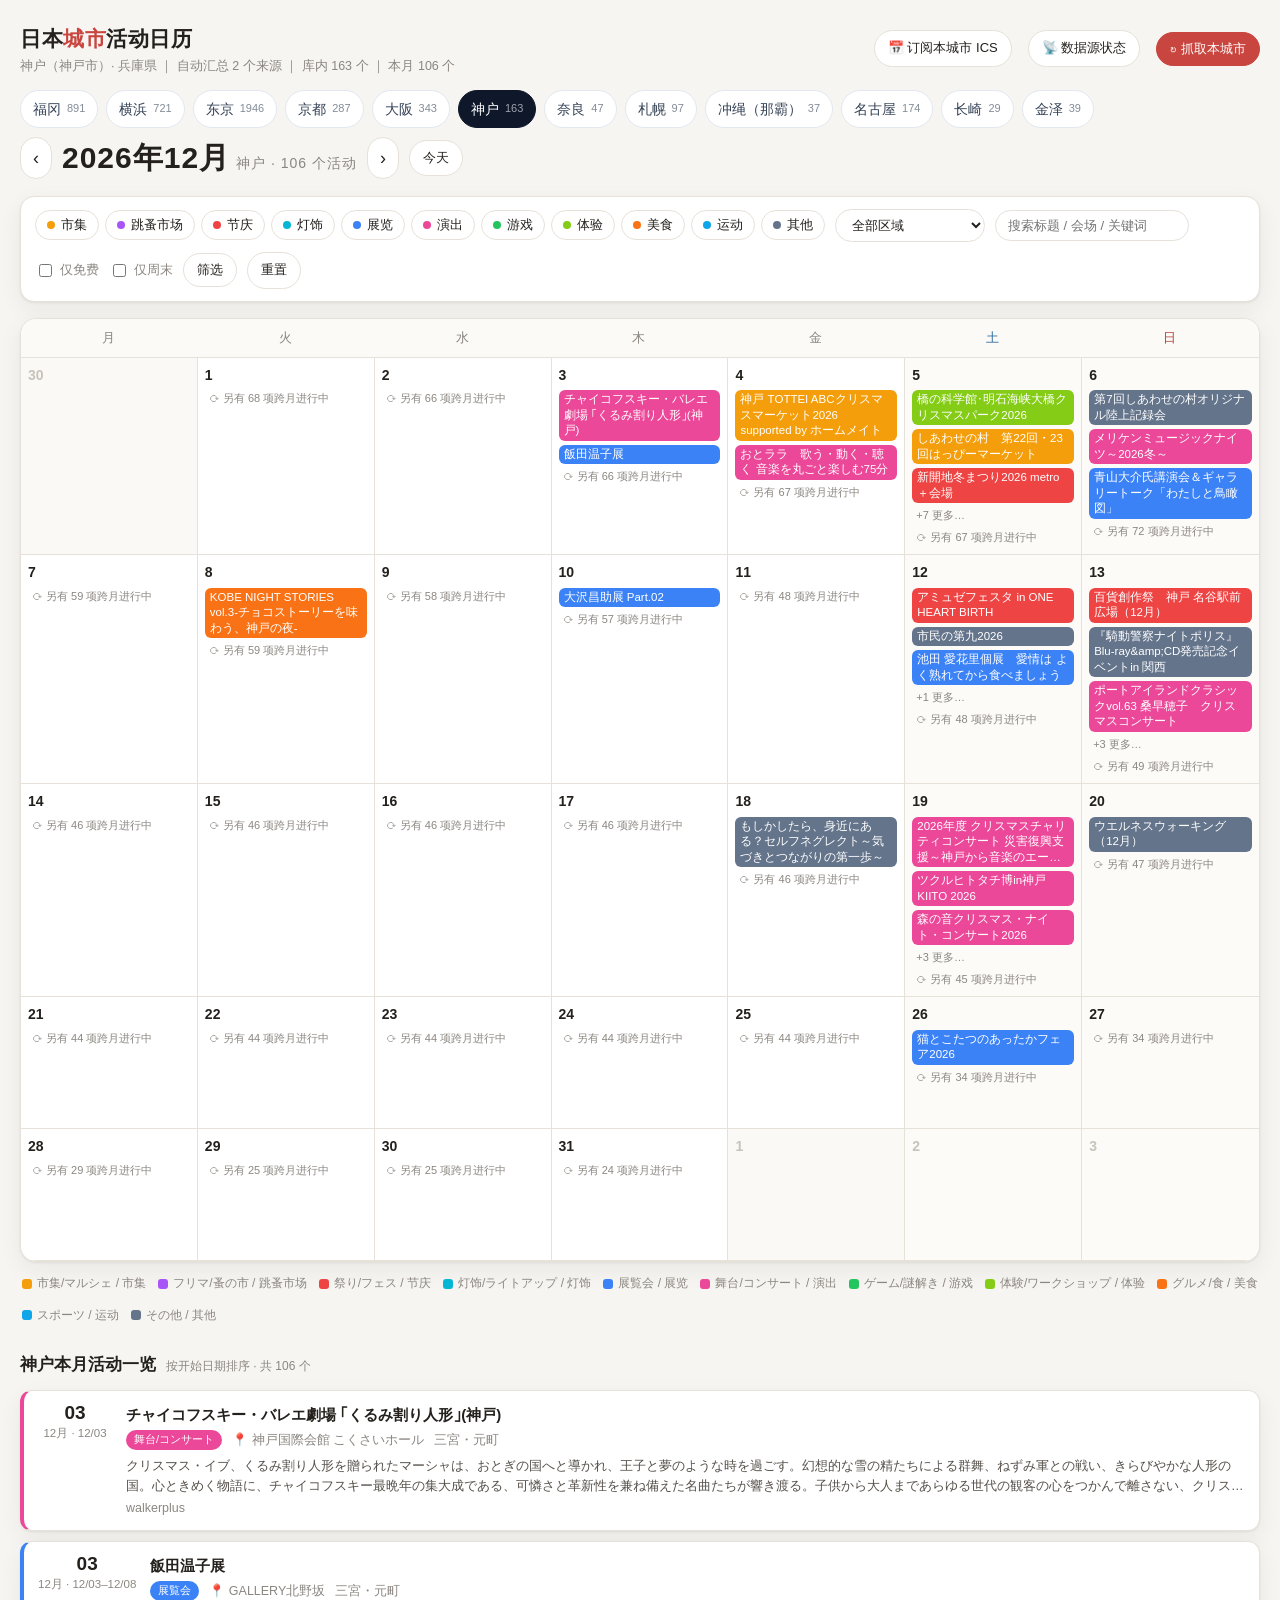
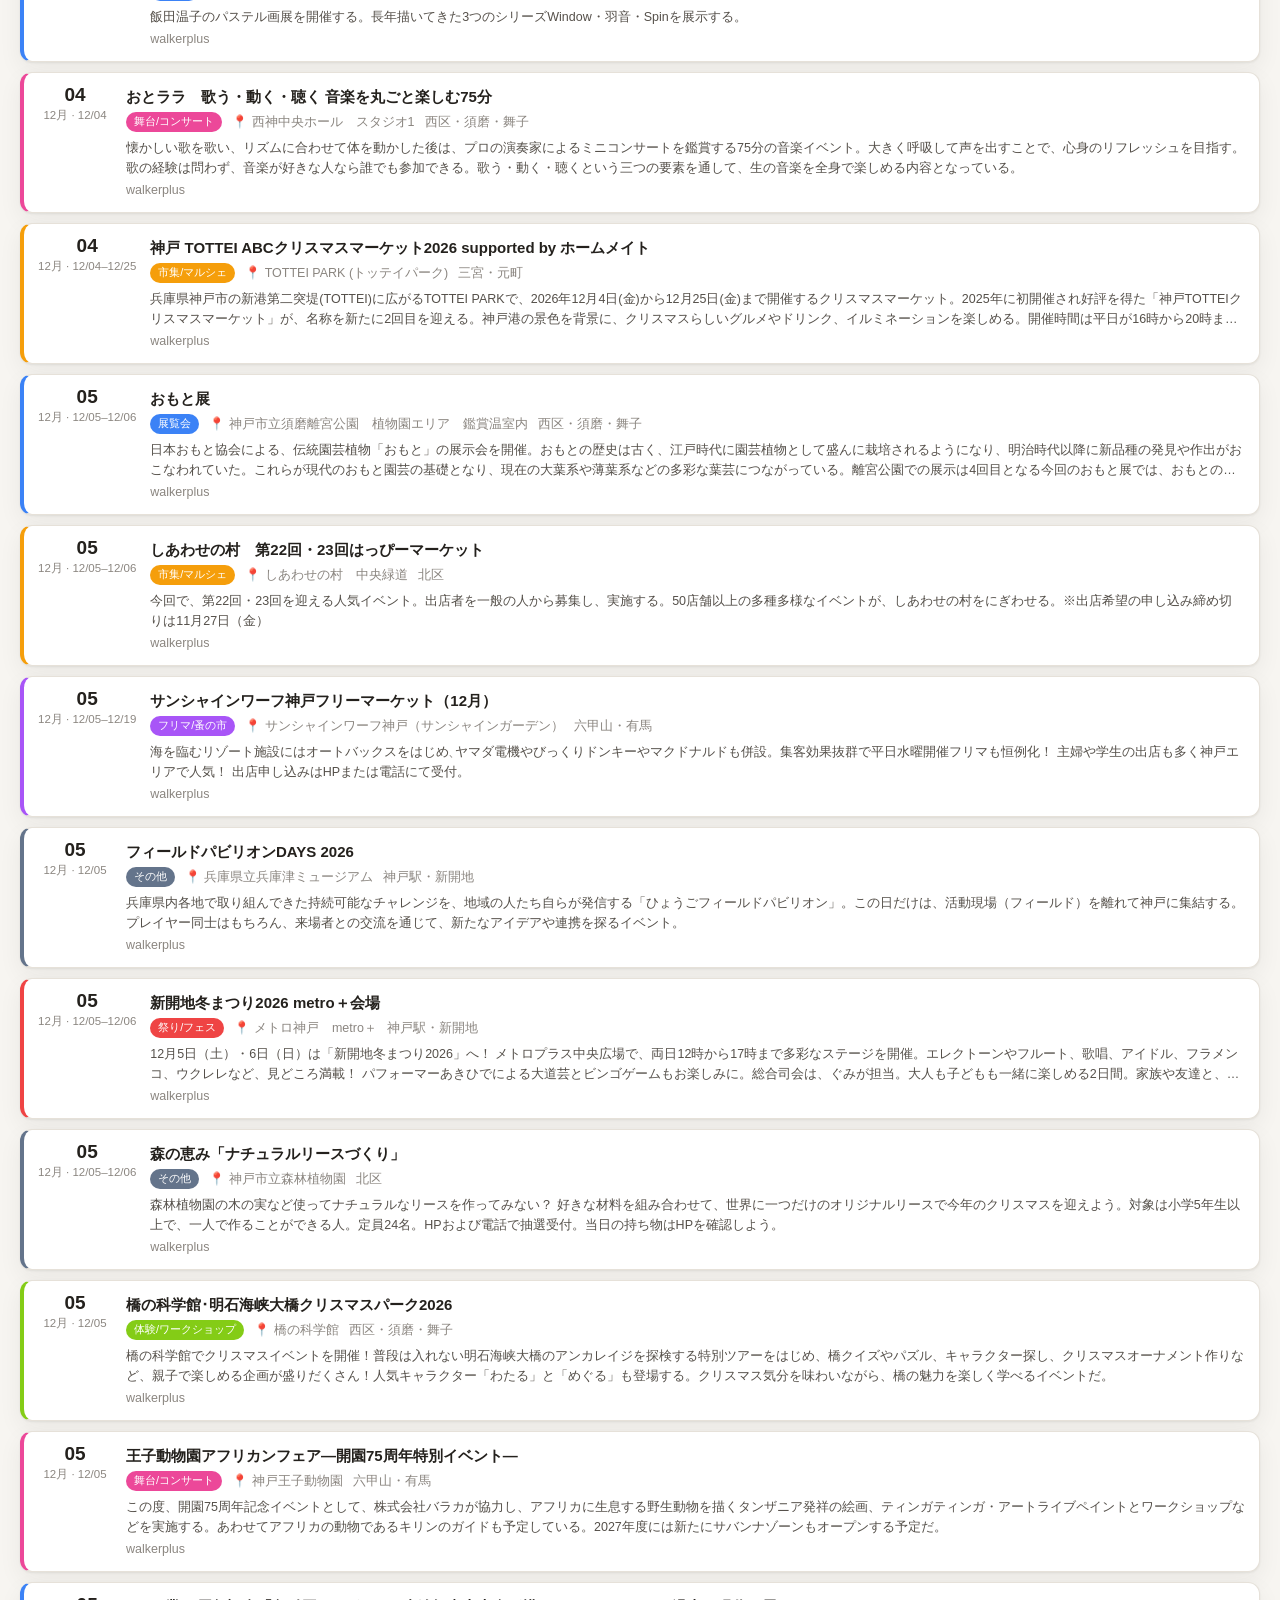
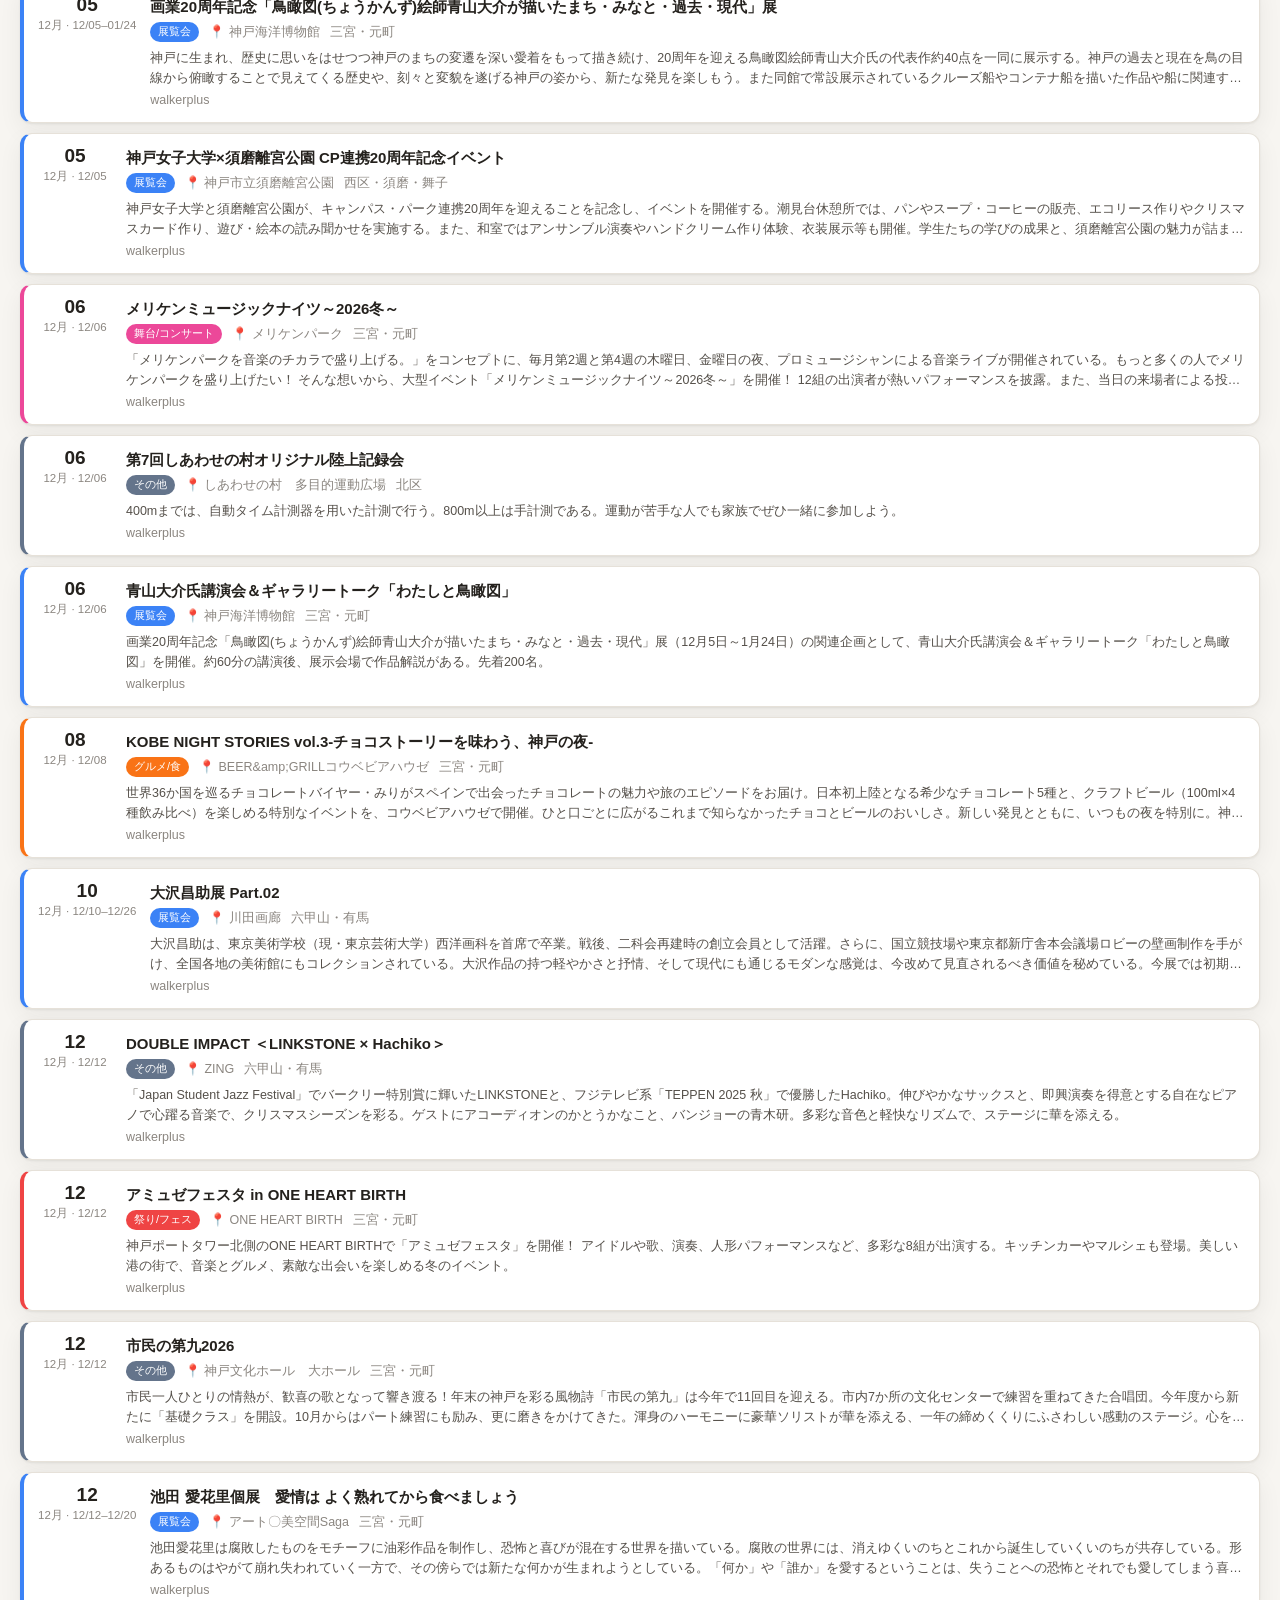
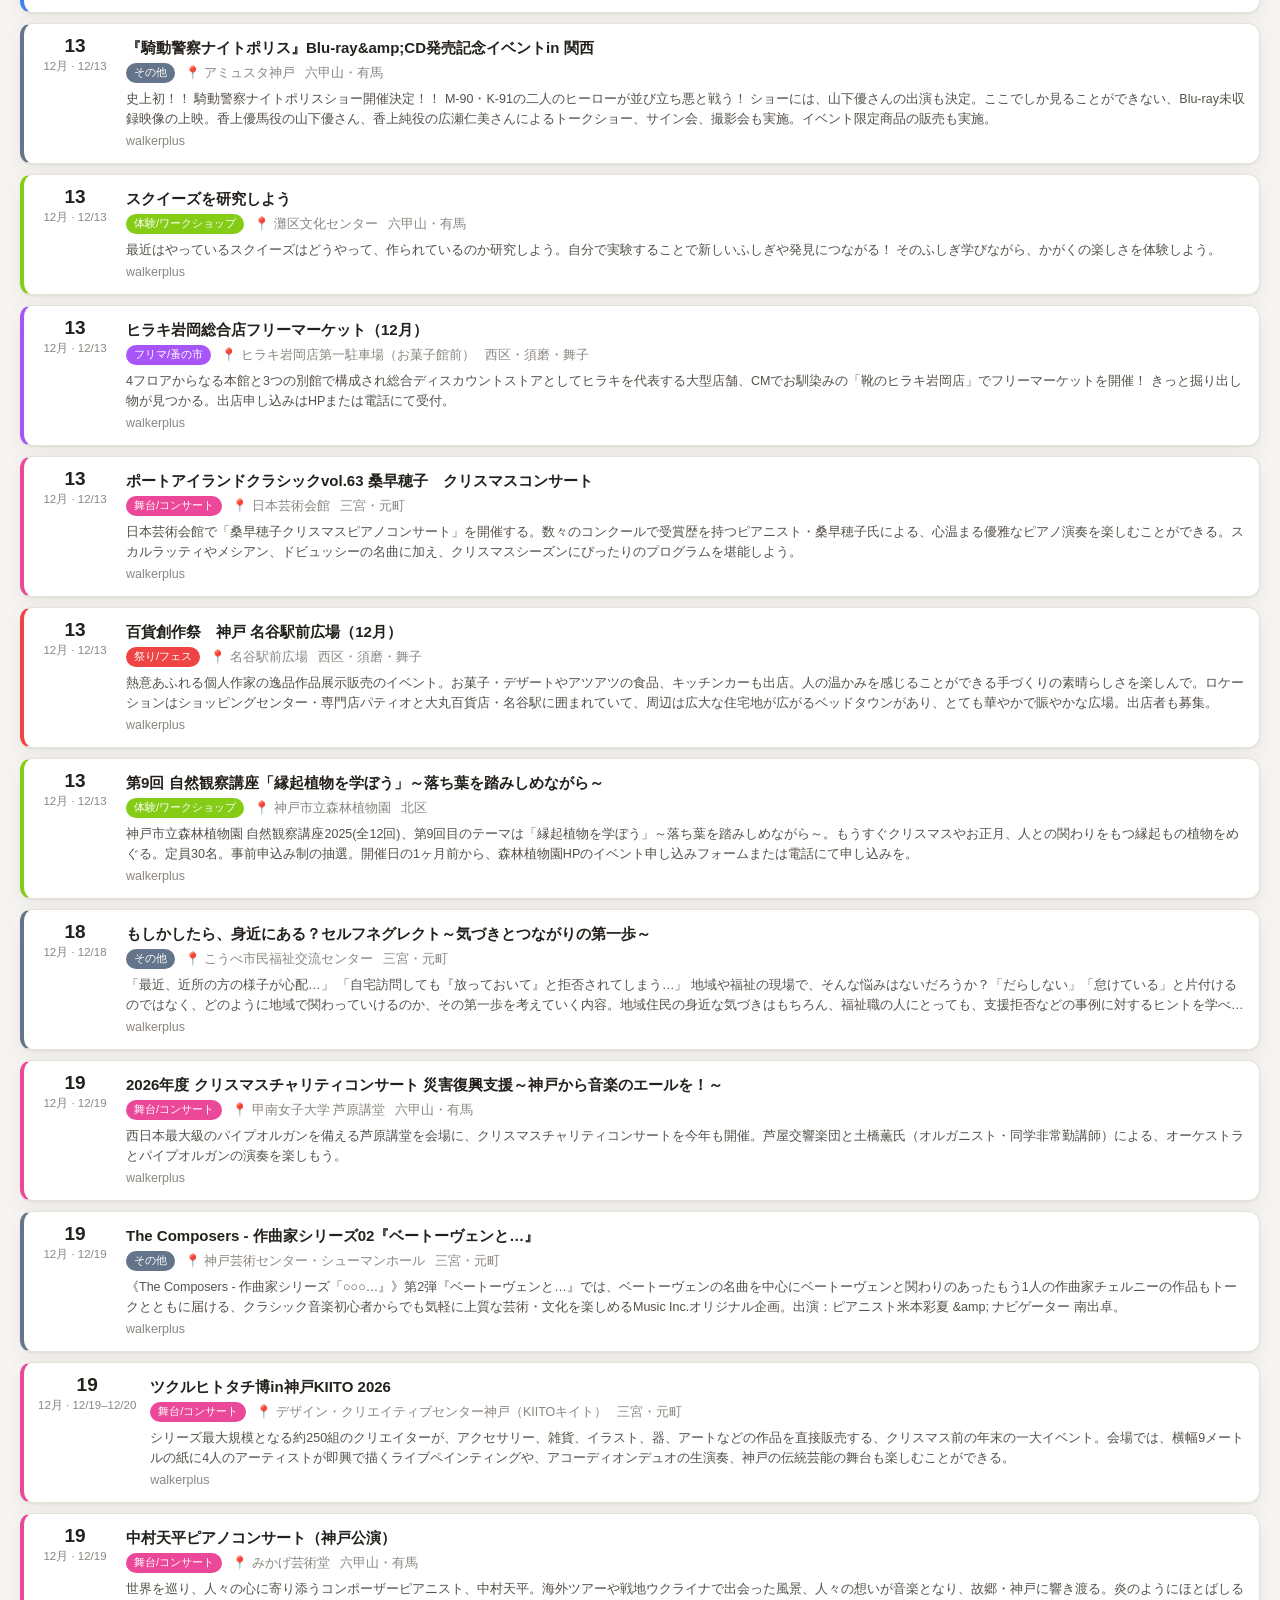
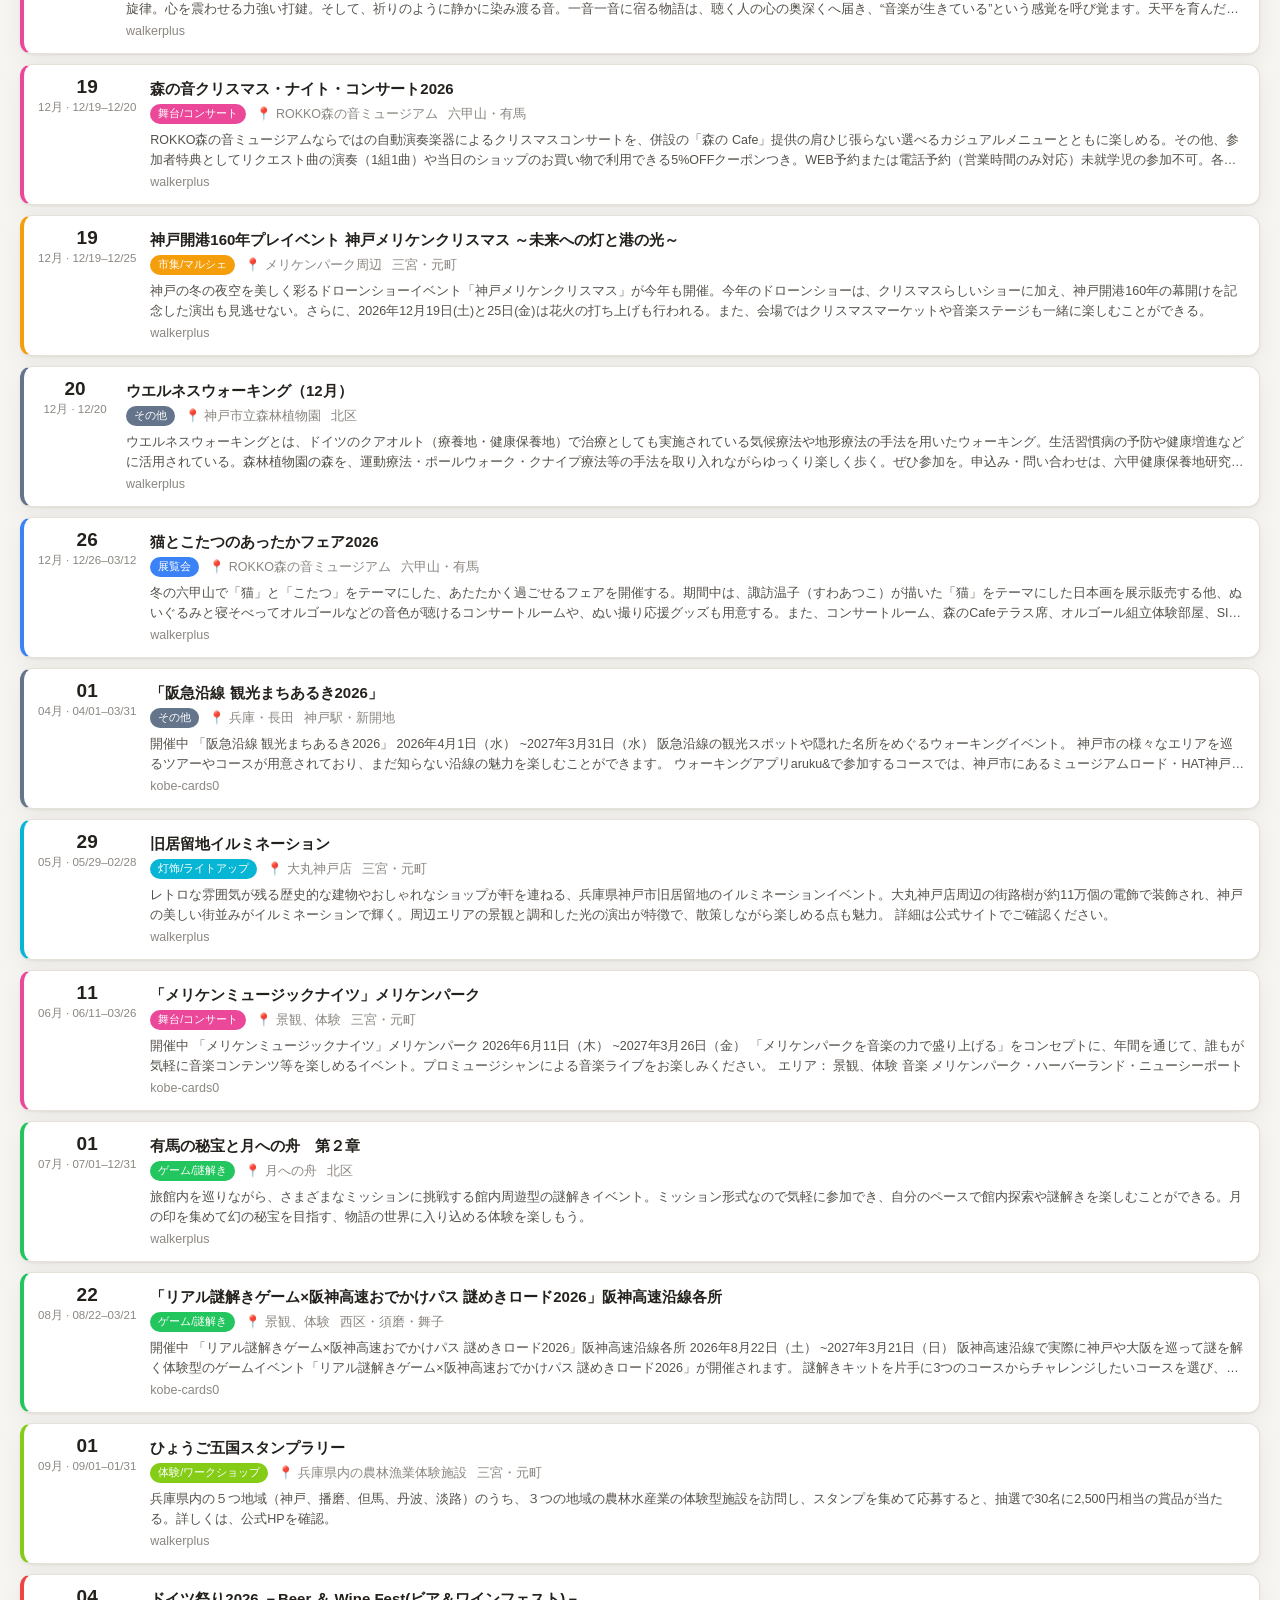
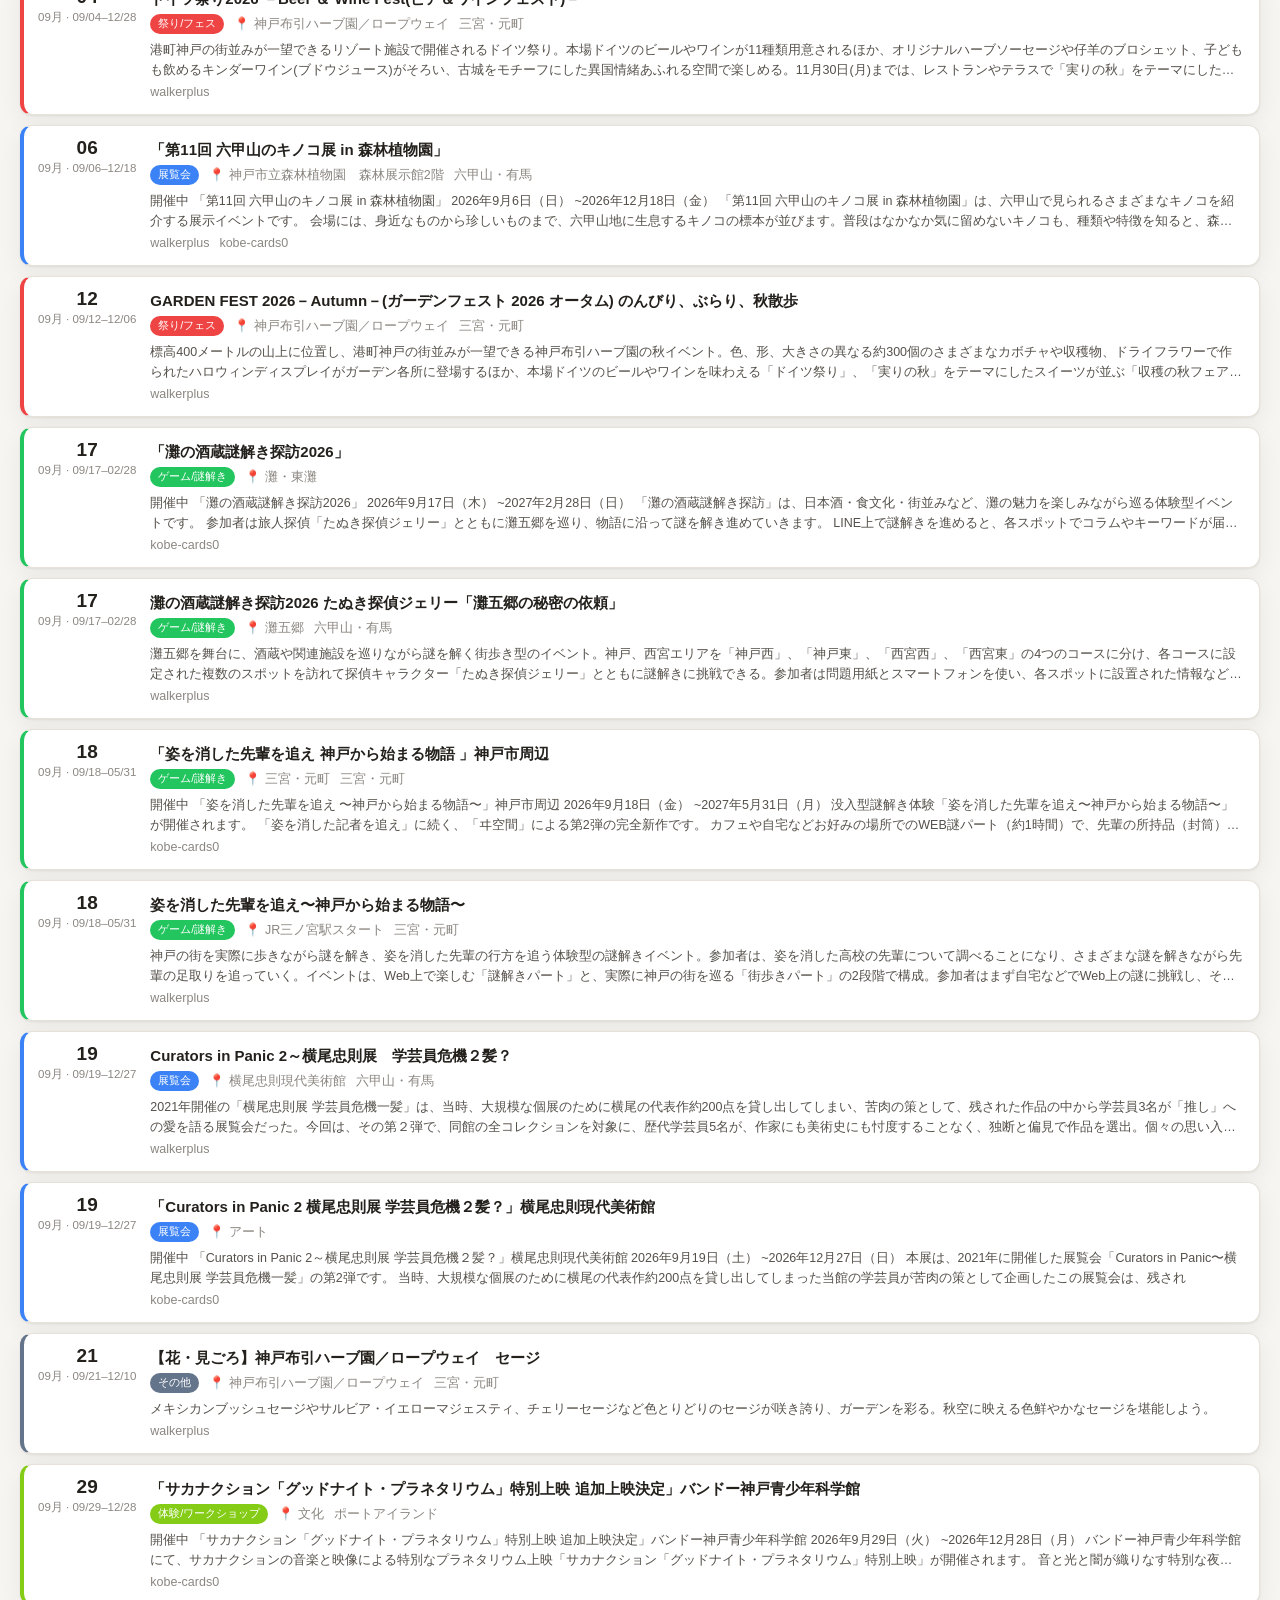
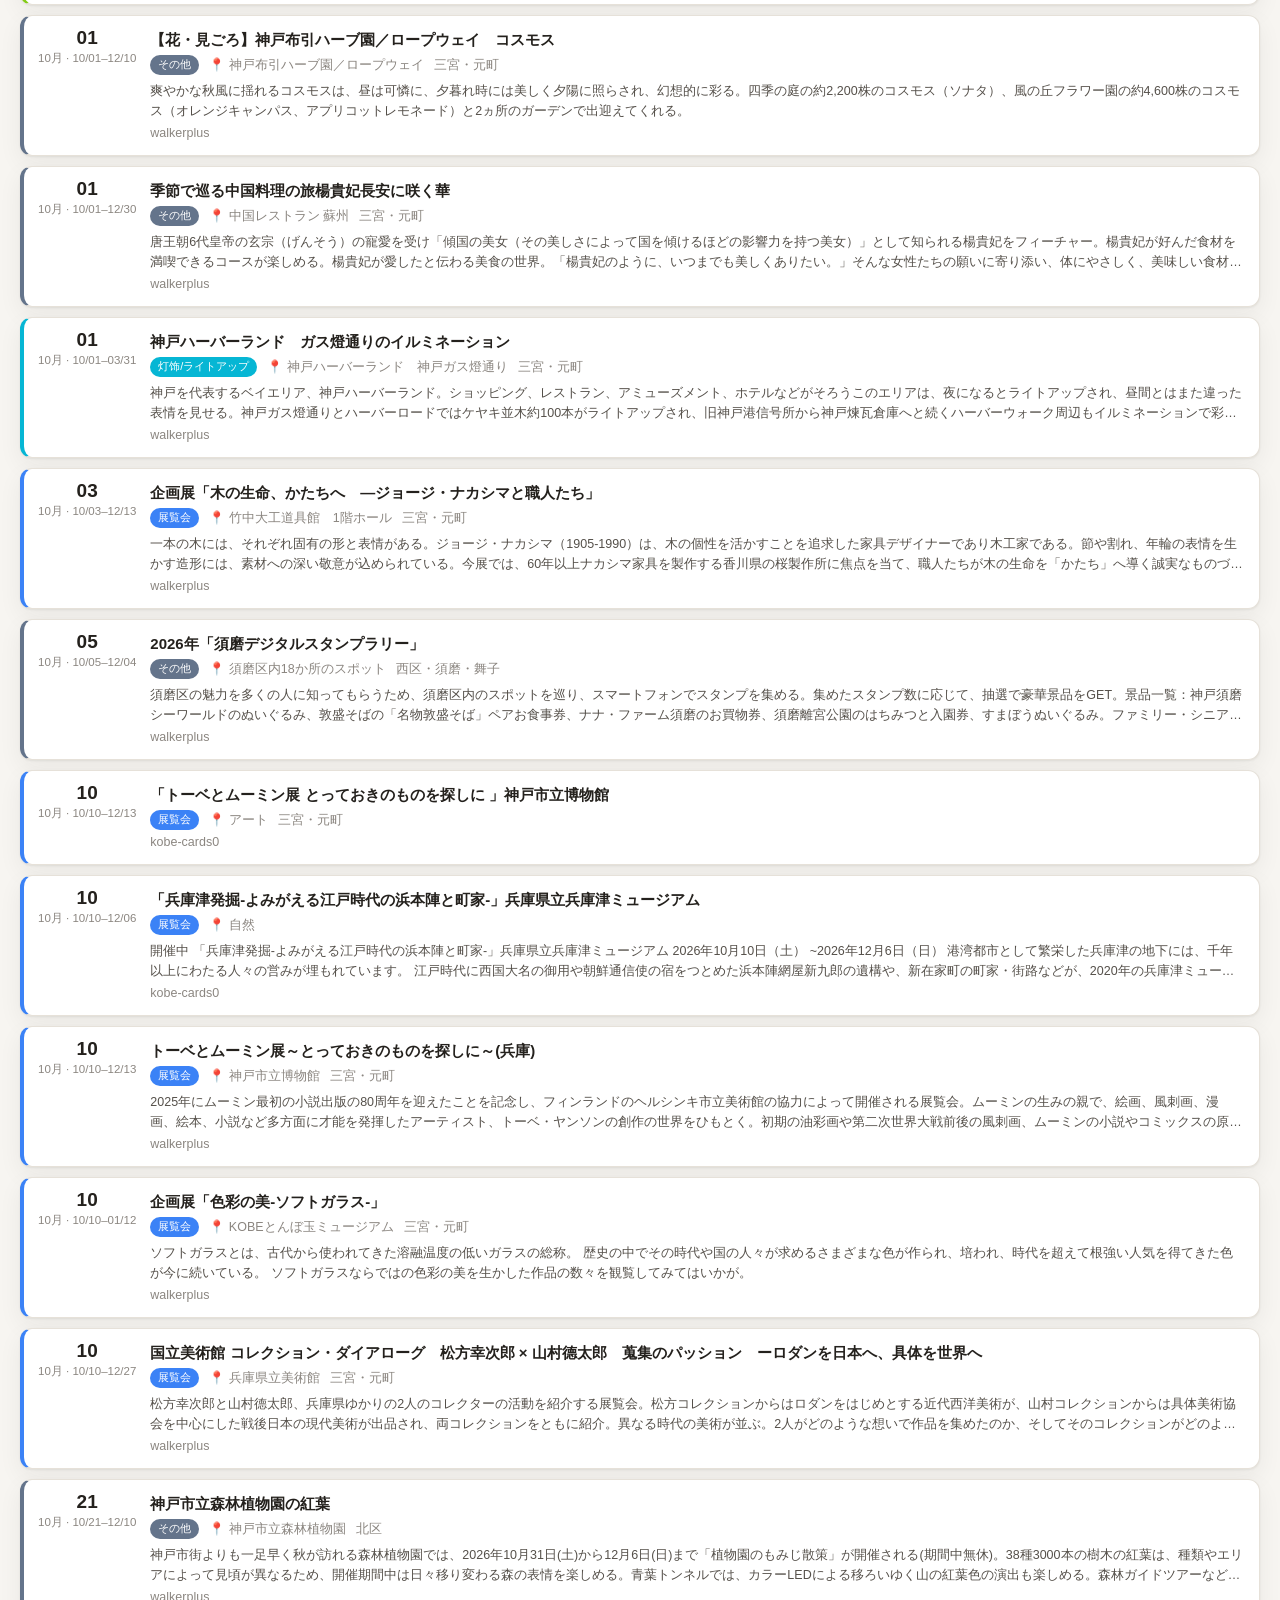
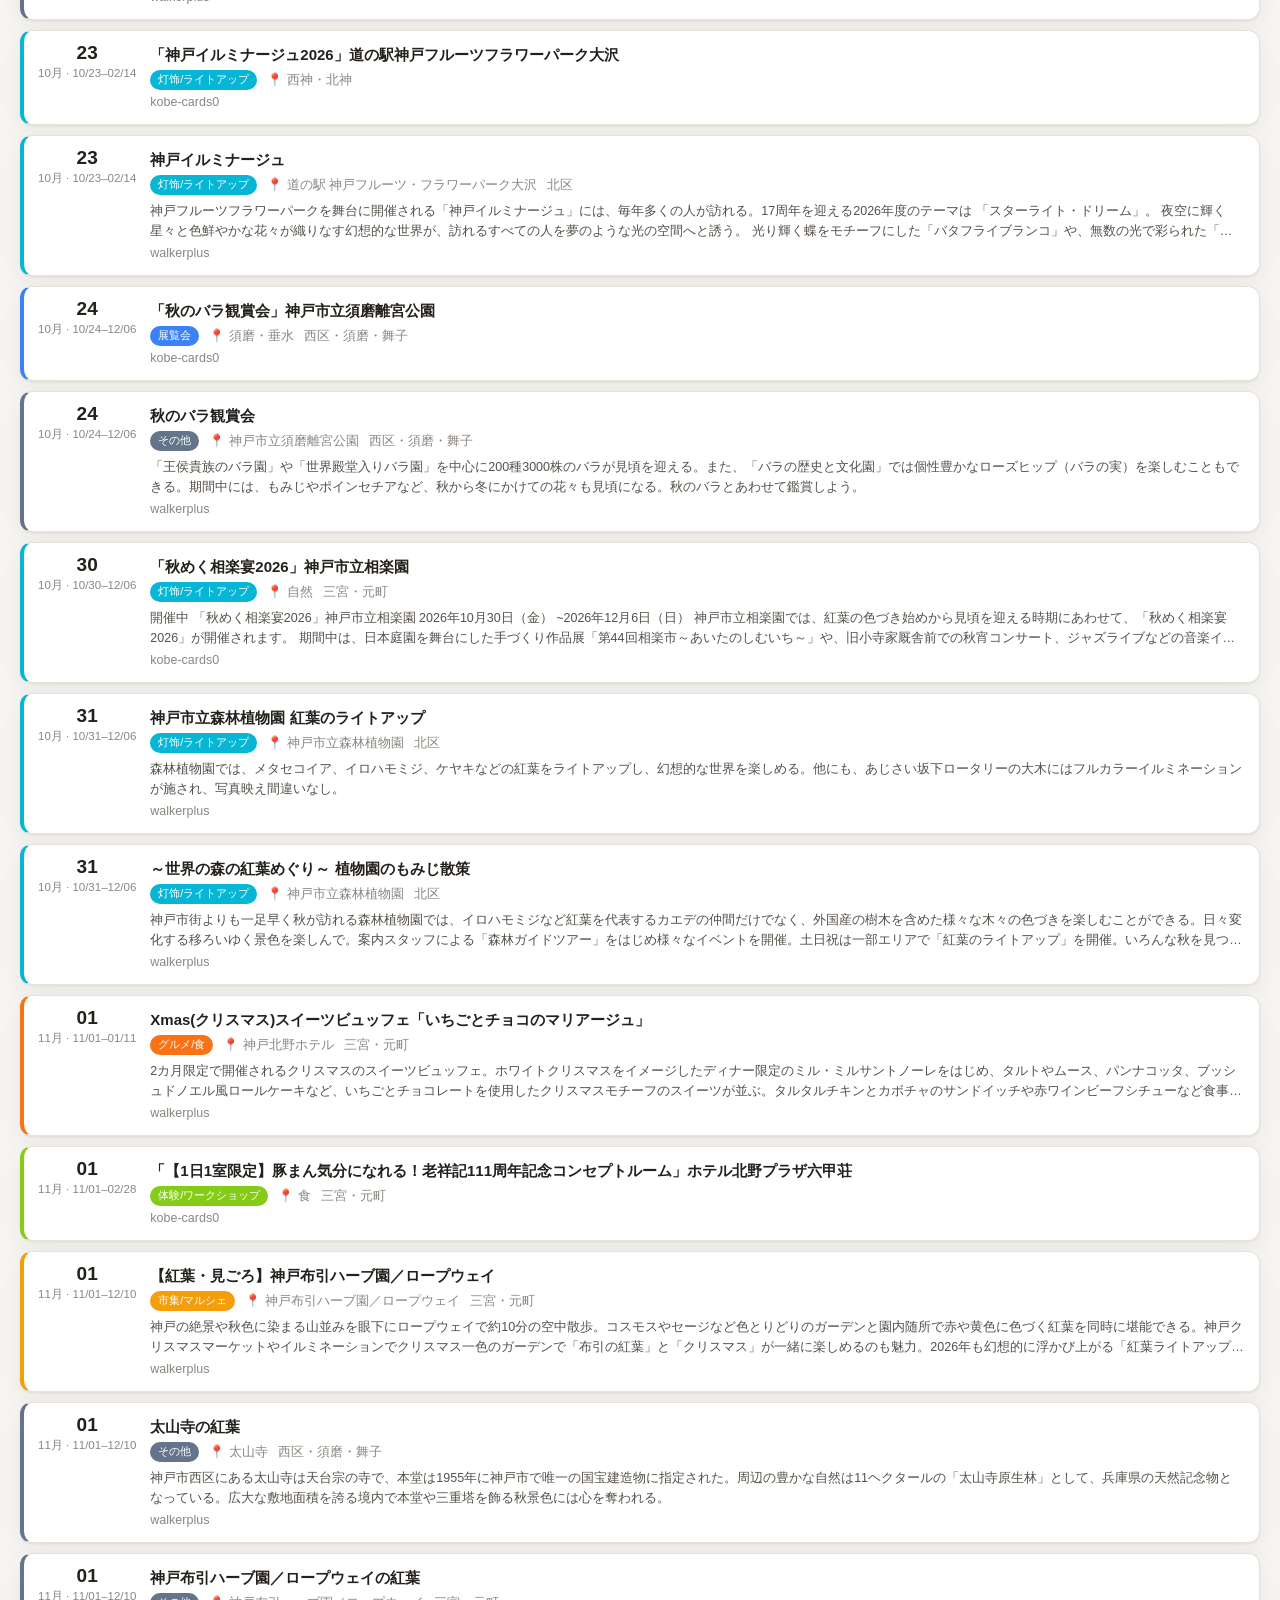
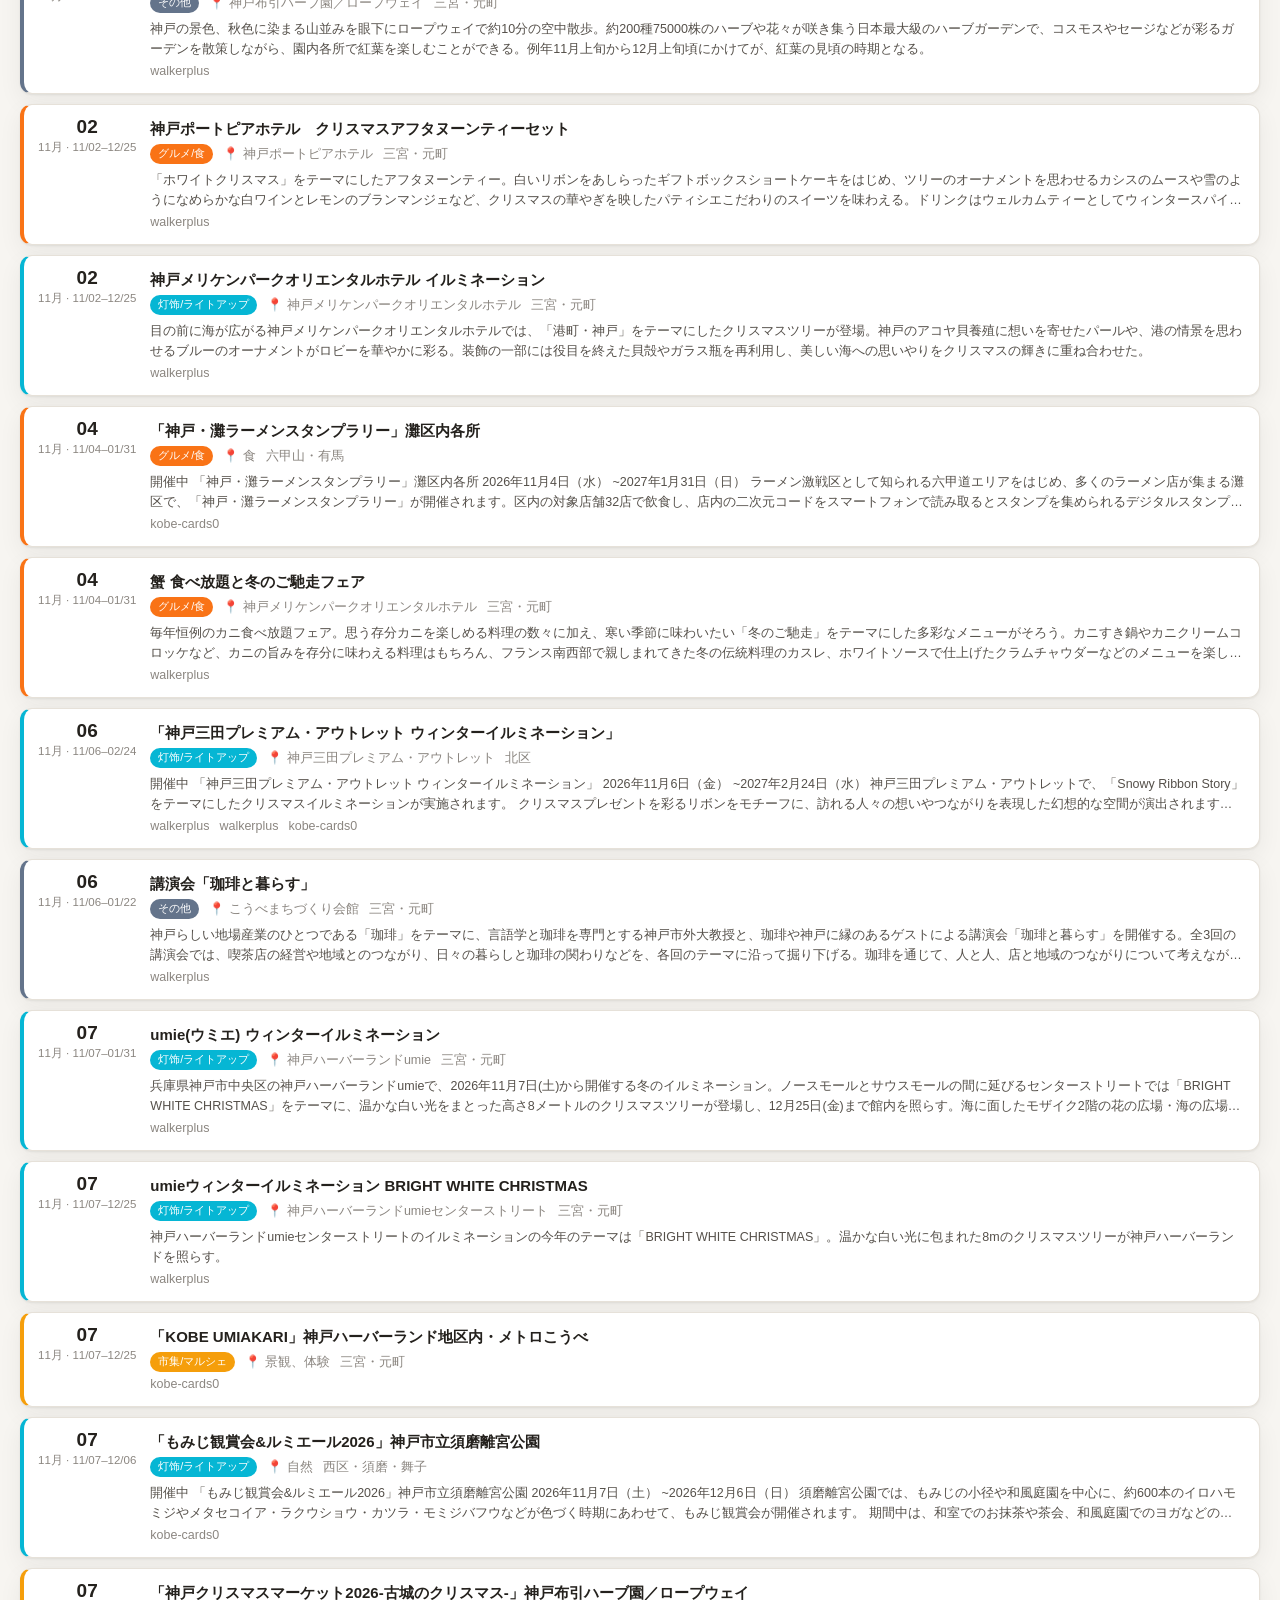
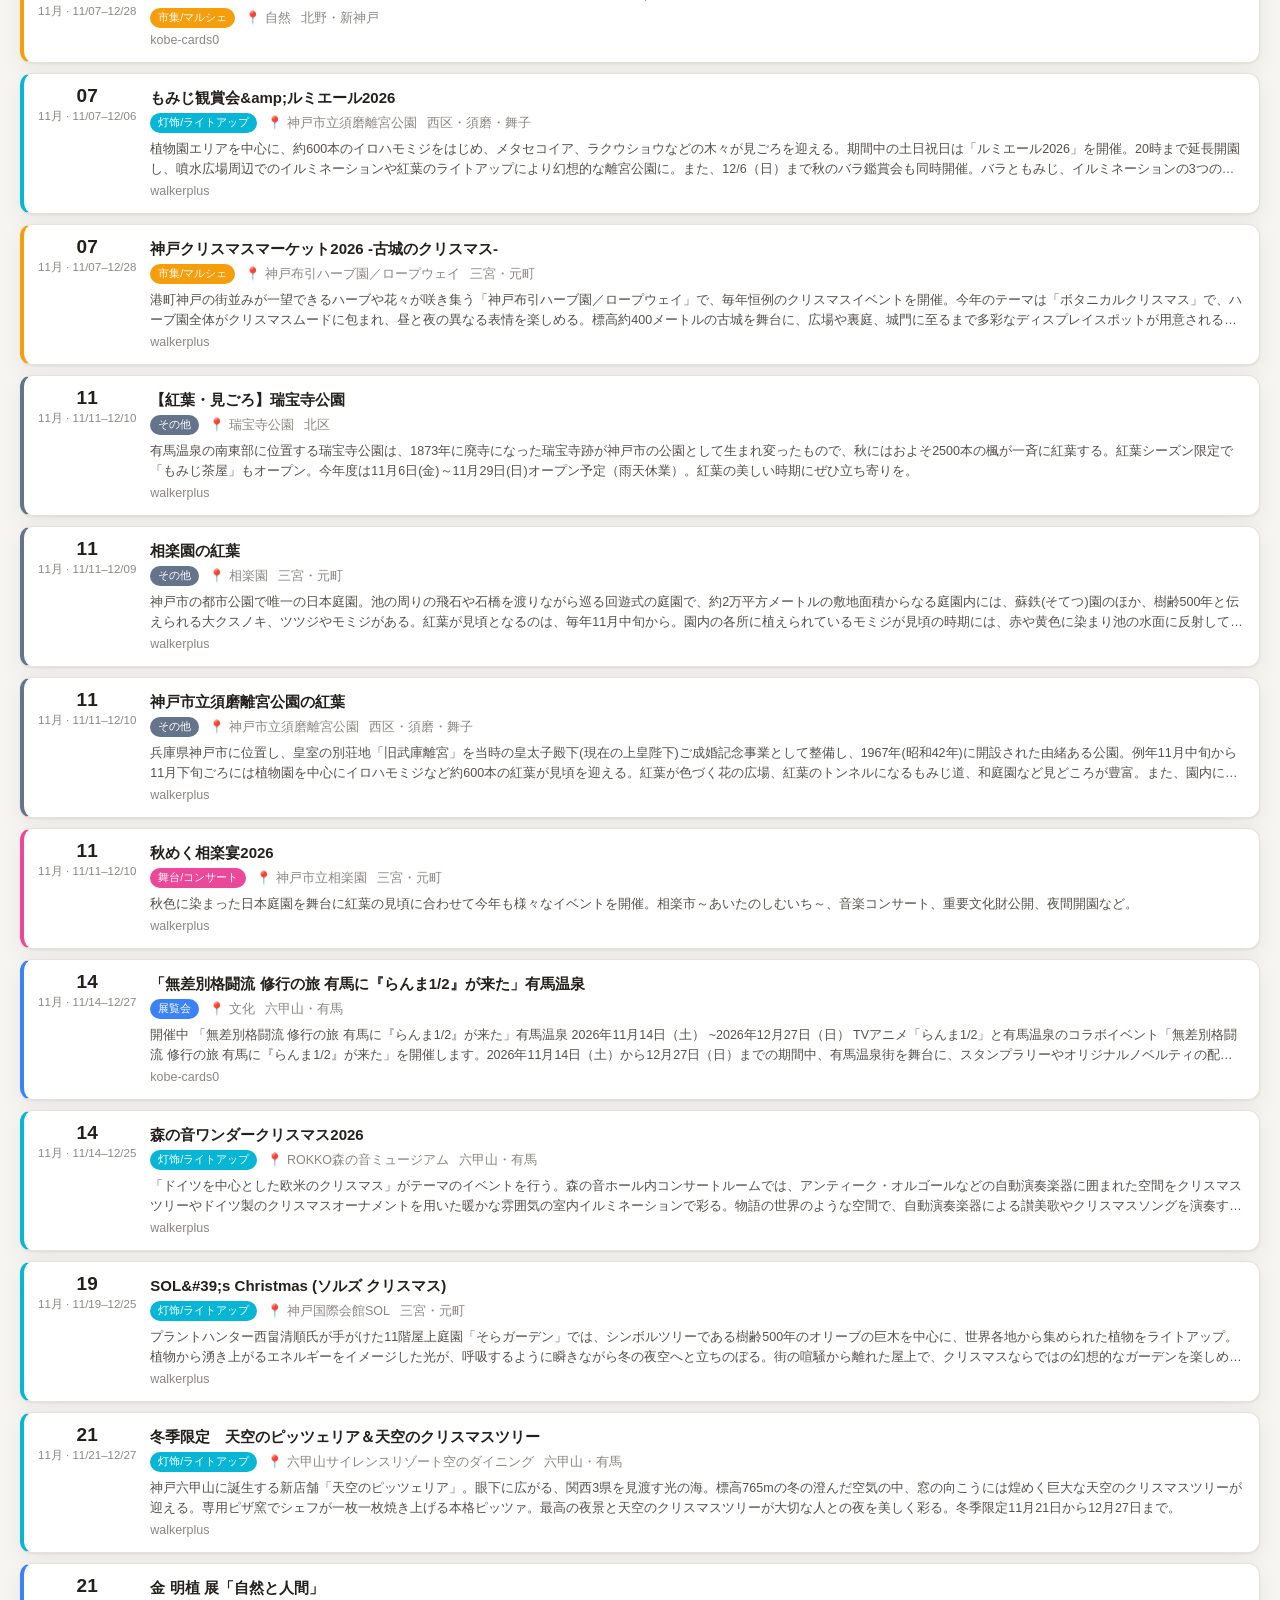
<file: docs/2026-12/kobe.html>
<!DOCTYPE html>
<html lang="zh-CN">
<head>
<meta charset="utf-8">
<meta name="viewport" content="width=device-width, initial-scale=1">
<title>2026年12月 · 神户活动日历 ｜ 日本热门城市</title>
<style>
:root {
  --bg: #f7f5f1;
  --card: #ffffff;
  --ink: #24211d;
  --sub: #8b8680;
  --line: #e6e1d9;
  --accent: #c9453f;
  --shadow: 0 1px 2px rgba(36, 33, 29, .08), 0 8px 24px rgba(36, 33, 29, .06);
}
* { box-sizing: border-box; }
body {
  margin: 0; background: var(--bg); color: var(--ink);
  font-family: -apple-system, BlinkMacSystemFont, "Hiragino Sans", "Noto Sans JP",
    "Microsoft YaHei", "Segoe UI", sans-serif;
  font-size: 14px; line-height: 1.6;
}
a { color: inherit; }
.wrap { max-width: 1280px; margin: 0 auto; padding: 22px 20px 60px; }

header.top { display: flex; align-items: center; gap: 16px; flex-wrap: wrap; margin-bottom: 14px; }
h1 { font-size: 21px; margin: 0; letter-spacing: .5px; }
h1 span { color: var(--accent); }
.meta { color: var(--sub); font-size: 12.5px; }
.spacer { flex: 1; }
.btn {
  border: 1px solid var(--line); background: var(--card); color: var(--ink);
  padding: 7px 13px; border-radius: 999px; font-size: 13px; cursor: pointer;
  text-decoration: none; display: inline-flex; align-items: center; gap: 6px;
}
.btn:hover { border-color: var(--accent); color: var(--accent); }
.btn.primary { background: var(--accent); border-color: var(--accent); color: #fff; }
.btn.primary:hover { filter: brightness(.94); color: #fff; }

.monthbar { display: flex; align-items: center; gap: 10px; margin: 6px 0 14px; }
.monthbar .title { font-size: 30px; font-weight: 700; letter-spacing: 1px; }
.monthbar .title small { font-size: 14px; font-weight: 400; color: var(--sub); margin-left: 6px; }
.arrow { font-size: 18px; padding: 6px 12px; }

form.filters {
  background: var(--card); border: 1px solid var(--line); border-radius: 14px;
  padding: 12px 14px; box-shadow: var(--shadow); margin-bottom: 16px;
  display: flex; flex-wrap: wrap; gap: 10px; align-items: center;
}
.chipset { display: flex; flex-wrap: wrap; gap: 6px; }
.chip {
  border: 1px solid var(--line); border-radius: 999px; padding: 4px 11px; font-size: 12.5px;
  cursor: pointer; user-select: none; background: #fff; display: inline-flex; align-items: center; gap: 6px;
}
.chip input { display: none; }
.chip.on { color: #fff; border-color: transparent; }
.chip .dot { width: 8px; height: 8px; border-radius: 50%; }
select, input[type=search] {
  border: 1px solid var(--line); border-radius: 999px; padding: 7px 12px; font-size: 13px;
  background: #fff; color: var(--ink); outline: none; font-family: inherit;
}
input[type=search] { min-width: 190px; }
label.check { display: inline-flex; gap: 5px; align-items: center; font-size: 13px; color: var(--sub); }

.calendar { background: var(--card); border: 1px solid var(--line); border-radius: 16px; box-shadow: var(--shadow);
  overflow-x: auto; overflow-y: hidden; -webkit-overflow-scrolling: touch; }
.weekhead { display: grid; grid-template-columns: repeat(7, minmax(0, 1fr)); background: #fbfaf7; border-bottom: 1px solid var(--line); }
.weekhead div { padding: 9px 0; text-align: center; font-size: 12.5px; color: var(--sub); letter-spacing: 2px; }
.weekhead div:nth-child(6) { color: #2f6f9f; }
.weekhead div:nth-child(7) { color: #b5433c; }
.grid { display: grid; grid-template-columns: repeat(7, minmax(0, 1fr)); }
.cell {
  min-height: 132px; border-right: 1px solid var(--line); border-bottom: 1px solid var(--line);
  padding: 6px 7px 8px; display: flex; flex-direction: column; gap: 4px; background: #fff;
}
.cell:nth-child(7n) { border-right: 0; }
.cell.out { background: #faf9f6; }
.cell.weekend { background: #fdfbf8; }
.cell.today { background: #fff6ee; box-shadow: inset 0 0 0 2px #f0c8a8; }
.dnum { font-size: 12px; color: var(--sub); display: flex; justify-content: space-between; align-items: center; }
.dnum b { font-size: 14px; color: var(--ink); font-weight: 600; }
.cell.out .dnum b { color: #c8c3ba; }
.cell.today .dnum b { color: var(--accent); }

.ev {
  border-radius: 6px; padding: 2px 5px; font-size: 11.5px; line-height: 1.35;
  color: #fff; text-decoration: none; display: block;
  overflow: hidden; text-overflow: ellipsis; display: -webkit-box;
  -webkit-line-clamp: 3; -webkit-box-orient: vertical;
}
.ev .t { opacity: .92; font-variant-numeric: tabular-nums; margin-right: 3px; }
.more { font-size: 11px; color: var(--sub); padding-left: 4px; }

.legend { display: flex; flex-wrap: wrap; gap: 12px; margin: 12px 2px 26px; font-size: 12px; color: var(--sub); }
.legend span { display: inline-flex; align-items: center; gap: 5px; }
.legend i { width: 10px; height: 10px; border-radius: 3px; display: inline-block; }

.section-title { display: flex; align-items: baseline; gap: 10px; margin: 8px 0 12px; }
.section-title h2 { font-size: 17px; margin: 0; }
.section-title .meta { font-size: 12px; }

.list { display: flex; flex-direction: column; gap: 10px; }
.item {
  background: var(--card); border: 1px solid var(--line); border-left: 4px solid #ccc;
  border-radius: 12px; padding: 12px 14px; display: flex; gap: 14px; box-shadow: var(--shadow);
}
.item .datecol { min-width: 74px; text-align: center; }
.item .datecol .d { font-size: 19px; font-weight: 700; line-height: 1.1; }
.item .datecol .m { font-size: 11.5px; color: var(--sub); }
.item .body { flex: 1; min-width: 0; }
.item .t { font-size: 15px; font-weight: 600; margin-bottom: 3px; }
.item .t a { text-decoration: none; }
.item .t a:hover { text-decoration: underline; }
.item .line { font-size: 12.5px; color: var(--sub); display: flex; flex-wrap: wrap; gap: 10px; margin-top: 2px; }
.item .desc { font-size: 12.5px; color: #55504a; margin-top: 6px; display: -webkit-box; -webkit-line-clamp: 2; -webkit-box-orient: vertical; overflow: hidden; }
.badge { font-size: 11px; padding: 1px 8px; border-radius: 999px; color: #fff; }

footer.stats { margin-top: 34px; border-top: 1px solid var(--line); padding-top: 16px; color: var(--sub); font-size: 12.5px; }
footer.stats table { width: 100%; border-collapse: collapse; margin-top: 8px; font-size: 12px; }
footer.stats th, footer.stats td { text-align: left; padding: 5px 8px; border-bottom: 1px solid var(--line); }
footer.stats th { color: var(--sub); font-weight: 500; }
.ok { color: #2f7a4f; font-weight: 600; }
.bad { color: #b5433c; font-weight: 600; }
@media (max-width: 760px) {
  .wrap { padding: 14px 12px 40px; }
  header.top { gap: 10px; }
  h1 { font-size: 18px; }
  .monthbar { flex-wrap: wrap; gap: 8px; }
  .monthbar .title { font-size: 20px; }
  .filters { padding: 10px; gap: 8px; }
  .btn { font-size: 12px; padding: 6px 10px; }
  .monthbar .btn.arrow { padding: 6px 10px; }
  input[type=search] { min-width: 0; flex: 1 1 100%; }
  /* 周历在手机上横向滑动查看，不再被裁掉右半部分 */
  .grid, .weekhead { min-width: 700px; }
  .cell { min-height: 96px; padding: 4px 5px; }
  .ev { font-size: 10.5px; -webkit-line-clamp: 2; word-break: break-word; }
  .more { font-size: 10px; }
  .legend { font-size: 11px; gap: 8px; }
  .item { padding: 10px 12px; gap: 10px; }
  .item .datecol { min-width: 46px; }
  .item .datecol .d { font-size: 16px; }
  .item .t { font-size: 14px; }
  footer.stats table { font-size: 11px; }
  .swipe-hint { display: block; }
}
.swipe-hint { display: none; font-size: 11.5px; color: var(--sub); margin: 8px 2px 0; }

/* ---- 城市切换标签 ---- */
.citytabs{display:flex;flex-wrap:wrap;gap:8px;margin:14px 0 6px}
.citytab{display:flex;align-items:center;gap:6px;padding:7px 12px;border:1px solid #e2e8f0;border-radius:999px;
  background:#fff;color:#334155;font-size:14px;text-decoration:none;transition:all .15s}
.citytab:hover{border-color:#94a3b8;transform:translateY(-1px)}
.citytab.on{background:#0f172a;color:#fff;border-color:#0f172a}
.citytab small{font-size:11px;opacity:.6}

.ev.ongoing{background:#f8fafc !important;color:#475569;font-size:11px}


/* ---- 手机端：日期议程视图（替代 7 列周历） ---- */
.magenda { display: none; }
@media (max-width: 760px) {
  .calendar, .swipe-hint { display: none; }
  .magenda { display: flex; flex-direction: column; gap: 10px; margin-bottom: 18px; }
  .mday { background: var(--card); border: 1px solid var(--line); border-radius: 12px; padding: 10px 12px; box-shadow: var(--shadow); }
  .mday.today { box-shadow: inset 0 0 0 2px #f0c8a8; }
  .mday-h { display: flex; align-items: baseline; gap: 6px; margin-bottom: 6px; color: var(--sub); font-size: 12px; }
  .mday-h b { font-size: 18px; color: var(--ink); font-weight: 700; }
  .mday-h .wd { font-size: 12px; }
  .mday-h em { font-style: normal; margin-left: auto; }
  .mday-h .today-tag { font-style: normal; background: var(--accent); color: #fff; font-size: 11px; padding: 1px 7px; border-radius: 999px; }
  .mday-body { display: flex; flex-direction: column; gap: 5px; }
  .mitem { display: grid; grid-template-columns: 8px 1fr; column-gap: 7px; align-items: start; text-decoration: none;
    border-radius: 8px; padding: 6px 8px; background: #faf9f6; }
  .mitem i { width: 8px; height: 8px; border-radius: 50%; margin-top: 4px; }
  .mitem .mt { font-size: 13px; line-height: 1.4; color: var(--ink); overflow-wrap: anywhere; }
  .mitem .mv { grid-column: 2; font-size: 11px; color: var(--sub); overflow-wrap: anywhere; }
}


/* ---- 手机端防横向溢出（兜底） ---- */
@media (max-width: 760px) {
  html, body { max-width: 100%; overflow-x: hidden; }
  .wrap { width: 100%; }
  header.top > div, header.top .meta, .monthbar, .filters, .citytabs, .mday, .mitem, .item, .item .body,
  .mday-h, .mitem .mt, .mitem .mv { min-width: 0; max-width: 100%; }
  .meta, .mday-h, .mitem .mv { white-space: normal; overflow-wrap: anywhere; word-break: break-word; }
  header.top > div { flex: 1 1 240px; }
  .citytab { max-width: 46vw; }
  .citytab span, .citytab { overflow-wrap: anywhere; }
}

</style>
<link rel="alternate" type="text/calendar" href="/calendar.ics?city=kobe">
</head>
<body>
<div class="wrap">

<header class="top">
  <div>
    <h1>日本<span>城市</span>活动日历</h1>
    <div class="meta">神户（神戸市）· 兵庫県 ｜ 自动汇总 2 个来源 ｜ 库内 163 个 ｜ 本月 106 个</div>
  </div>
  <div class="spacer"></div>
  <a class="btn" href="/calendar.ics?city=kobe">📅 订阅本城市 ICS</a>
  <a class="btn" href="/sources?city=kobe">📡 数据源状态</a>
  <button class="btn primary" id="refreshBtn" onclick="doRefresh()">↻ 抓取本城市</button>
</header>

<nav class="citytabs">
  
  <a class="citytab " href="/?city=fukuoka&month=2026-12">
    福冈<small>891</small>
  </a>
  
  <a class="citytab " href="/?city=yokohama&month=2026-12">
    横浜<small>721</small>
  </a>
  
  <a class="citytab " href="/?city=tokyo&month=2026-12">
    东京<small>1946</small>
  </a>
  
  <a class="citytab " href="/?city=kyoto&month=2026-12">
    京都<small>287</small>
  </a>
  
  <a class="citytab " href="/?city=osaka&month=2026-12">
    大阪<small>343</small>
  </a>
  
  <a class="citytab on" href="/?city=kobe&month=2026-12">
    神户<small>163</small>
  </a>
  
  <a class="citytab " href="/?city=nara&month=2026-12">
    奈良<small>47</small>
  </a>
  
  <a class="citytab " href="/?city=sapporo&month=2026-12">
    札幌<small>97</small>
  </a>
  
  <a class="citytab " href="/?city=okinawa&month=2026-12">
    冲绳（那霸）<small>37</small>
  </a>
  
  <a class="citytab " href="/?city=nagoya&month=2026-12">
    名古屋<small>174</small>
  </a>
  
  <a class="citytab " href="/?city=nagasaki&month=2026-12">
    长崎<small>29</small>
  </a>
  
  <a class="citytab " href="/?city=kanazawa&month=2026-12">
    金泽<small>39</small>
  </a>
  
</nav>

<div class="monthbar">
  <a class="btn arrow" href="/?city=kobe&month=2026-11">‹</a>
  <div class="title">2026年12月<small>神户 · 106 个活动</small></div>
  <a class="btn arrow" href="/?city=kobe&month=2027-01">›</a>
  <a class="btn" href="/?city=kobe&month=2026-11">今天</a>
  
</div>

<form class="filters" method="get" action="/">
  <input type="hidden" name="month" value="2026-12">
  <input type="hidden" name="city" value="kobe">
  <div class="chipset">
    
    <label class="chip "
           >
      <input type="checkbox" name="cat" value="market" 
             onchange="this.form.submit()">
      <span class="dot" style="background:#f59e0b"></span>市集
    </label>
    
    <label class="chip "
           >
      <input type="checkbox" name="cat" value="flea" 
             onchange="this.form.submit()">
      <span class="dot" style="background:#a855f7"></span>跳蚤市场
    </label>
    
    <label class="chip "
           >
      <input type="checkbox" name="cat" value="festival" 
             onchange="this.form.submit()">
      <span class="dot" style="background:#ef4444"></span>节庆
    </label>
    
    <label class="chip "
           >
      <input type="checkbox" name="cat" value="illumination" 
             onchange="this.form.submit()">
      <span class="dot" style="background:#06b6d4"></span>灯饰
    </label>
    
    <label class="chip "
           >
      <input type="checkbox" name="cat" value="exhibition" 
             onchange="this.form.submit()">
      <span class="dot" style="background:#3b82f6"></span>展览
    </label>
    
    <label class="chip "
           >
      <input type="checkbox" name="cat" value="performance" 
             onchange="this.form.submit()">
      <span class="dot" style="background:#ec4899"></span>演出
    </label>
    
    <label class="chip "
           >
      <input type="checkbox" name="cat" value="game" 
             onchange="this.form.submit()">
      <span class="dot" style="background:#22c55e"></span>游戏
    </label>
    
    <label class="chip "
           >
      <input type="checkbox" name="cat" value="workshop" 
             onchange="this.form.submit()">
      <span class="dot" style="background:#84cc16"></span>体验
    </label>
    
    <label class="chip "
           >
      <input type="checkbox" name="cat" value="food" 
             onchange="this.form.submit()">
      <span class="dot" style="background:#f97316"></span>美食
    </label>
    
    <label class="chip "
           >
      <input type="checkbox" name="cat" value="sports" 
             onchange="this.form.submit()">
      <span class="dot" style="background:#0ea5e9"></span>运动
    </label>
    
    <label class="chip "
           >
      <input type="checkbox" name="cat" value="other" 
             onchange="this.form.submit()">
      <span class="dot" style="background:#64748b"></span>其他
    </label>
    
  </div>
  <select name="area" onchange="this.form.submit()">
    <option value="">全部区域</option>
    
    <option value="三宮・元町" >三宮・元町</option>
    
    <option value="北野・新神戸" >北野・新神戸</option>
    
    <option value="六甲山・有馬" >六甲山・有馬</option>
    
    <option value="神戸駅・新開地" >神戸駅・新開地</option>
    
    <option value="ポートアイランド" >ポートアイランド</option>
    
    <option value="西区・須磨・舞子" >西区・須磨・舞子</option>
    
    <option value="北区" >北区</option>
    
  </select>
  <input type="search" name="q" value="" placeholder="搜索标题 / 会场 / 关键词">
  <label class="check"><input type="checkbox" name="free" value="1" 
         onchange="this.form.submit()">仅免费</label>
  <label class="check"><input type="checkbox" name="weekend" value="1" 
         onchange="this.form.submit()">仅周末</label>
  <button class="btn" type="submit">筛选</button>
  <a class="btn" href="/?city=kobe&month=2026-12">重置</a>
</form>

<div class="calendar">
  <div class="weekhead">
    <div>月</div><div>火</div><div>水</div><div>木</div><div>金</div><div>土</div><div>日</div>
  </div>
  <div class="grid">
    
    <div class="cell out  ">
      <div class="dnum"><b>30</b></div>
      
      
      
    </div>
    
    <div class="cell   ">
      <div class="dnum"><b>1</b></div>
      
      
      
      <span class="more">⟳ 另有 68 项跨月进行中</span>
      
    </div>
    
    <div class="cell   ">
      <div class="dnum"><b>2</b></div>
      
      
      
      <span class="more">⟳ 另有 66 项跨月进行中</span>
      
    </div>
    
    <div class="cell   ">
      <div class="dnum"><b>3</b></div>
      
      <a class="ev" href="https://www.koransha.com/ballet/tchaikovsky/" target="_blank" rel="noopener"
         style="background:#ec4899" title="チャイコフスキー・バレエ劇場 ｢くるみ割り人形｣(神戸) ｜ 神戸国際会館 こくさいホール ｜ 12/03">
        チャイコフスキー・バレエ劇場 ｢くるみ割り人形｣(神戸)
      </a>
      
      <a class="ev" href="https://gallery-kitanozaka.com/saishin/schedule.html" target="_blank" rel="noopener"
         style="background:#3b82f6" title="飯田温子展 ｜ GALLERY北野坂 ｜ 12/03–12/08">
        飯田温子展
      </a>
      
      
      
      <span class="more">⟳ 另有 66 项跨月进行中</span>
      
    </div>
    
    <div class="cell   ">
      <div class="dnum"><b>4</b></div>
      
      <a class="ev" href="https://www.totteikobe.jp/event/article/31918" target="_blank" rel="noopener"
         style="background:#f59e0b" title="神戸 TOTTEI ABCクリスマスマーケット2026 supported by ホームメイト ｜ TOTTEI PARK (トッテイパーク) ｜ 12/04–12/25">
        神戸 TOTTEI ABCクリスマスマーケット2026 supported by ホームメイト
      </a>
      
      <a class="ev" href="https://www.instagram.com/otolala_kobe/" target="_blank" rel="noopener"
         style="background:#ec4899" title="おとララ　歌う・動く・聴く 音楽を丸ごと楽しむ75分 ｜ 西神中央ホール　スタジオ1 ｜ 12/04">
        おとララ　歌う・動く・聴く 音楽を丸ごと楽しむ75分
      </a>
      
      
      
      <span class="more">⟳ 另有 67 项跨月进行中</span>
      
    </div>
    
    <div class="cell  weekend ">
      <div class="dnum"><b>5</b></div>
      
      <a class="ev" href="https://www.hashinokagakukan.jp/news/news77" target="_blank" rel="noopener"
         style="background:#84cc16" title="橋の科学館･明石海峡大橋クリスマスパーク2026 ｜ 橋の科学館 ｜ 12/05">
        橋の科学館･明石海峡大橋クリスマスパーク2026
      </a>
      
      <a class="ev" href="#" target="_blank" rel="noopener"
         style="background:#f59e0b" title="しあわせの村　第22回・23回はっぴーマーケット ｜ しあわせの村　中央緑道 ｜ 12/05–12/06">
        しあわせの村　第22回・23回はっぴーマーケット
      </a>
      
      <a class="ev" href="https://ktomitake.wixsite.com/z-d-m" target="_blank" rel="noopener"
         style="background:#ef4444" title="新開地冬まつり2026 metro＋会場 ｜ メトロ神戸　metro＋ ｜ 12/05–12/06">
        新開地冬まつり2026 metro＋会場
      </a>
      
      <span class="more">+7 更多…</span>
      
      <span class="more">⟳ 另有 67 项跨月进行中</span>
      
    </div>
    
    <div class="cell  weekend ">
      <div class="dnum"><b>6</b></div>
      
      <a class="ev" href="https://shiawasenomura.org/events/8030" target="_blank" rel="noopener"
         style="background:#64748b" title="第7回しあわせの村オリジナル陸上記録会 ｜ しあわせの村　多目的運動広場 ｜ 12/06">
        第7回しあわせの村オリジナル陸上記録会
      </a>
      
      <a class="ev" href="https://meriken-music.com/2026winter" target="_blank" rel="noopener"
         style="background:#ec4899" title="メリケンミュージックナイツ～2026冬～ ｜ メリケンパーク ｜ 12/06">
        メリケンミュージックナイツ～2026冬～
      </a>
      
      <a class="ev" href="https://www.hyogo-tourism.jp/event/detail_6838.html" target="_blank" rel="noopener"
         style="background:#3b82f6" title="青山大介氏講演会＆ギャラリートーク「わたしと鳥瞰図」 ｜ 神戸海洋博物館 ｜ 12/06">
        青山大介氏講演会＆ギャラリートーク「わたしと鳥瞰図」
      </a>
      
      
      
      <span class="more">⟳ 另有 72 项跨月进行中</span>
      
    </div>
    
    <div class="cell   ">
      <div class="dnum"><b>7</b></div>
      
      
      
      <span class="more">⟳ 另有 59 项跨月进行中</span>
      
    </div>
    
    <div class="cell   ">
      <div class="dnum"><b>8</b></div>
      
      <a class="ev" href="https://docs.google.com/forms/d/e/1FAIpQLSeYTwyEa4Xi5XT72GRRBshJ01H31k52ImmlTfnGb7bF__Zf7g/viewform?usp=dialog" target="_blank" rel="noopener"
         style="background:#f97316" title="KOBE NIGHT STORIES vol.3-チョコストーリーを味わう、神戸の夜- ｜ BEER&amp;amp;GRILLコウベビアハウゼ ｜ 12/08">
        KOBE NIGHT STORIES vol.3-チョコストーリーを味わう、神戸の夜-
      </a>
      
      
      
      <span class="more">⟳ 另有 59 项跨月进行中</span>
      
    </div>
    
    <div class="cell   ">
      <div class="dnum"><b>9</b></div>
      
      
      
      <span class="more">⟳ 另有 58 项跨月进行中</span>
      
    </div>
    
    <div class="cell   ">
      <div class="dnum"><b>10</b></div>
      
      <a class="ev" href="https://kawata-gallery.com/exhibition/2386/" target="_blank" rel="noopener"
         style="background:#3b82f6" title="大沢昌助展 Part.02 ｜ 川田画廊 ｜ 12/10–12/26">
        大沢昌助展 Part.02
      </a>
      
      
      
      <span class="more">⟳ 另有 57 项跨月进行中</span>
      
    </div>
    
    <div class="cell   ">
      <div class="dnum"><b>11</b></div>
      
      
      
      <span class="more">⟳ 另有 48 项跨月进行中</span>
      
    </div>
    
    <div class="cell  weekend ">
      <div class="dnum"><b>12</b></div>
      
      <a class="ev" href="https://ktomitake.wixsite.com/z-d-m" target="_blank" rel="noopener"
         style="background:#ef4444" title="アミュゼフェスタ in ONE HEART BIRTH ｜ ONE HEART BIRTH ｜ 12/12">
        アミュゼフェスタ in ONE HEART BIRTH
      </a>
      
      <a class="ev" href="https://kobe-shimin-daiku.com/" target="_blank" rel="noopener"
         style="background:#64748b" title="市民の第九2026 ｜ 神戸文化ホール　大ホール ｜ 12/12">
        市民の第九2026
      </a>
      
      <a class="ev" href="http://www.saga-beauty.com" target="_blank" rel="noopener"
         style="background:#3b82f6" title="池田 愛花里個展　愛情は よく熟れてから食べましょう ｜ アート〇美空間Saga ｜ 12/12–12/20">
        池田 愛花里個展　愛情は よく熟れてから食べましょう
      </a>
      
      <span class="more">+1 更多…</span>
      
      <span class="more">⟳ 另有 48 项跨月进行中</span>
      
    </div>
    
    <div class="cell  weekend ">
      <div class="dnum"><b>13</b></div>
      
      <a class="ev" href="https://100sosaku.com" target="_blank" rel="noopener"
         style="background:#ef4444" title="百貨創作祭　神戸 名谷駅前広場（12月） ｜ 名谷駅前広場 ｜ 12/13">
        百貨創作祭　神戸 名谷駅前広場（12月）
      </a>
      
      <a class="ev" href="https://livepocket.jp/e/knightpolice20261213" target="_blank" rel="noopener"
         style="background:#64748b" title="『騎動警察ナイトポリス』Blu-ray&amp;amp;CD発売記念イベントin 関西 ｜ アミュスタ神戸 ｜ 12/13">
        『騎動警察ナイトポリス』Blu-ray&amp;amp;CD発売記念イベントin 関西
      </a>
      
      <a class="ev" href="https://www.art-center.jp/kobe/geikan/portisland63.html" target="_blank" rel="noopener"
         style="background:#ec4899" title="ポートアイランドクラシックvol.63 桑早穂子　クリスマスコンサート ｜ 日本芸術会館 ｜ 12/13">
        ポートアイランドクラシックvol.63 桑早穂子　クリスマスコンサート
      </a>
      
      <span class="more">+3 更多…</span>
      
      <span class="more">⟳ 另有 49 项跨月进行中</span>
      
    </div>
    
    <div class="cell   ">
      <div class="dnum"><b>14</b></div>
      
      
      
      <span class="more">⟳ 另有 46 项跨月进行中</span>
      
    </div>
    
    <div class="cell   ">
      <div class="dnum"><b>15</b></div>
      
      
      
      <span class="more">⟳ 另有 46 项跨月进行中</span>
      
    </div>
    
    <div class="cell   ">
      <div class="dnum"><b>16</b></div>
      
      
      
      <span class="more">⟳ 另有 46 项跨月进行中</span>
      
    </div>
    
    <div class="cell   ">
      <div class="dnum"><b>17</b></div>
      
      
      
      <span class="more">⟳ 另有 46 项跨月进行中</span>
      
    </div>
    
    <div class="cell   ">
      <div class="dnum"><b>18</b></div>
      
      <a class="ev" href="https://www.shiminfukushidaigaku.jp/training/detail/619" target="_blank" rel="noopener"
         style="background:#64748b" title="もしかしたら、身近にある？セルフネグレクト～気づきとつながりの第一歩～ ｜ こうべ市民福祉交流センター ｜ 12/18">
        もしかしたら、身近にある？セルフネグレクト～気づきとつながりの第一歩～
      </a>
      
      
      
      <span class="more">⟳ 另有 46 项跨月进行中</span>
      
    </div>
    
    <div class="cell  weekend ">
      <div class="dnum"><b>19</b></div>
      
      <a class="ev" href="https://www.konan-wu.ac.jp/news/detail.php?id=4474" target="_blank" rel="noopener"
         style="background:#ec4899" title="2026年度 クリスマスチャリティコンサート 災害復興支援～神戸から音楽のエールを！～ ｜ 甲南女子大学 芦原講堂 ｜ 12/19">
        2026年度 クリスマスチャリティコンサート 災害復興支援～神戸から音楽のエールを！～
      </a>
      
      <a class="ev" href="https://www.eggnworks.jp/ja/event_detail/1149" target="_blank" rel="noopener"
         style="background:#ec4899" title="ツクルヒトタチ博in神戸KIITO 2026 ｜ デザイン・クリエイティブセンター神戸（KIITOキイト） ｜ 12/19–12/20">
        ツクルヒトタチ博in神戸KIITO 2026
      </a>
      
      <a class="ev" href="https://www.rokkosan.com/museum/" target="_blank" rel="noopener"
         style="background:#ec4899" title="森の音クリスマス・ナイト・コンサート2026 ｜ ROKKO森の音ミュージアム ｜ 12/19–12/20">
        森の音クリスマス・ナイト・コンサート2026
      </a>
      
      <span class="more">+3 更多…</span>
      
      <span class="more">⟳ 另有 45 项跨月进行中</span>
      
    </div>
    
    <div class="cell  weekend ">
      <div class="dnum"><b>20</b></div>
      
      <a class="ev" href="https://www.kobe-park.or.jp/shinrin/eventlist/%e3%82%a6%e3%82%a8%e3%83%ab%e3%83%8d%e3%82%b9%e3%82%a6%e3%82%a9%e3%83%bc%e3%82%ad%e3%83%b3%e3%82%b0-61/" target="_blank" rel="noopener"
         style="background:#64748b" title="ウエルネスウォーキング（12月） ｜ 神戸市立森林植物園 ｜ 12/20">
        ウエルネスウォーキング（12月）
      </a>
      
      
      
      <span class="more">⟳ 另有 47 项跨月进行中</span>
      
    </div>
    
    <div class="cell   ">
      <div class="dnum"><b>21</b></div>
      
      
      
      <span class="more">⟳ 另有 44 项跨月进行中</span>
      
    </div>
    
    <div class="cell   ">
      <div class="dnum"><b>22</b></div>
      
      
      
      <span class="more">⟳ 另有 44 项跨月进行中</span>
      
    </div>
    
    <div class="cell   ">
      <div class="dnum"><b>23</b></div>
      
      
      
      <span class="more">⟳ 另有 44 项跨月进行中</span>
      
    </div>
    
    <div class="cell   ">
      <div class="dnum"><b>24</b></div>
      
      
      
      <span class="more">⟳ 另有 44 项跨月进行中</span>
      
    </div>
    
    <div class="cell   ">
      <div class="dnum"><b>25</b></div>
      
      
      
      <span class="more">⟳ 另有 44 项跨月进行中</span>
      
    </div>
    
    <div class="cell  weekend ">
      <div class="dnum"><b>26</b></div>
      
      <a class="ev" href="https://www.rokkosan.com/museum/" target="_blank" rel="noopener"
         style="background:#3b82f6" title="猫とこたつのあったかフェア2026 ｜ ROKKO森の音ミュージアム ｜ 12/26–03/12">
        猫とこたつのあったかフェア2026
      </a>
      
      
      
      <span class="more">⟳ 另有 34 项跨月进行中</span>
      
    </div>
    
    <div class="cell  weekend ">
      <div class="dnum"><b>27</b></div>
      
      
      
      <span class="more">⟳ 另有 34 项跨月进行中</span>
      
    </div>
    
    <div class="cell   ">
      <div class="dnum"><b>28</b></div>
      
      
      
      <span class="more">⟳ 另有 29 项跨月进行中</span>
      
    </div>
    
    <div class="cell   ">
      <div class="dnum"><b>29</b></div>
      
      
      
      <span class="more">⟳ 另有 25 项跨月进行中</span>
      
    </div>
    
    <div class="cell   ">
      <div class="dnum"><b>30</b></div>
      
      
      
      <span class="more">⟳ 另有 25 项跨月进行中</span>
      
    </div>
    
    <div class="cell   ">
      <div class="dnum"><b>31</b></div>
      
      
      
      <span class="more">⟳ 另有 24 项跨月进行中</span>
      
    </div>
    
    <div class="cell out  ">
      <div class="dnum"><b>1</b></div>
      
      
      
    </div>
    
    <div class="cell out weekend ">
      <div class="dnum"><b>2</b></div>
      
      
      
    </div>
    
    <div class="cell out weekend ">
      <div class="dnum"><b>3</b></div>
      
      
      
    </div>
    
  </div>
</div>
<p class="swipe-hint">← 左右滑动可查看整周 7 天 →</p>

<div class="magenda">
  
  <div class="mday">
    <div class="mday-h">
      <b>3</b>
      <span class="wd">四</span>
      <em>2 项</em>
      
    </div>
    <div class="mday-body">
      
      <a class="mitem" href="https://www.koransha.com/ballet/tchaikovsky/" target="_blank" rel="noopener">
        <i style="background:#ec4899"></i>
        <span class="mt">チャイコフスキー・バレエ劇場 ｢くるみ割り人形｣(神戸)</span>
        <span class="mv">神戸国際会館 こくさいホール</span>
      </a>
      
      <a class="mitem" href="https://gallery-kitanozaka.com/saishin/schedule.html" target="_blank" rel="noopener">
        <i style="background:#3b82f6"></i>
        <span class="mt">飯田温子展</span>
        <span class="mv">GALLERY北野坂</span>
      </a>
      
      
    </div>
  </div>
  
  <div class="mday">
    <div class="mday-h">
      <b>4</b>
      <span class="wd">五</span>
      <em>2 项</em>
      
    </div>
    <div class="mday-body">
      
      <a class="mitem" href="https://www.totteikobe.jp/event/article/31918" target="_blank" rel="noopener">
        <i style="background:#f59e0b"></i>
        <span class="mt">神戸 TOTTEI ABCクリスマスマーケット2026 supported by ホームメイト</span>
        <span class="mv">TOTTEI PARK (トッテイパーク)</span>
      </a>
      
      <a class="mitem" href="https://www.instagram.com/otolala_kobe/" target="_blank" rel="noopener">
        <i style="background:#ec4899"></i>
        <span class="mt">おとララ　歌う・動く・聴く 音楽を丸ごと楽しむ75分</span>
        <span class="mv">西神中央ホール　スタジオ1</span>
      </a>
      
      
    </div>
  </div>
  
  <div class="mday">
    <div class="mday-h">
      <b>5</b>
      <span class="wd">六</span>
      <em>10 项</em>
      
    </div>
    <div class="mday-body">
      
      <a class="mitem" href="https://www.hashinokagakukan.jp/news/news77" target="_blank" rel="noopener">
        <i style="background:#84cc16"></i>
        <span class="mt">橋の科学館･明石海峡大橋クリスマスパーク2026</span>
        <span class="mv">橋の科学館</span>
      </a>
      
      <a class="mitem" href="#" target="_blank" rel="noopener">
        <i style="background:#f59e0b"></i>
        <span class="mt">しあわせの村　第22回・23回はっぴーマーケット</span>
        <span class="mv">しあわせの村　中央緑道</span>
      </a>
      
      <a class="mitem" href="https://ktomitake.wixsite.com/z-d-m" target="_blank" rel="noopener">
        <i style="background:#ef4444"></i>
        <span class="mt">新開地冬まつり2026 metro＋会場</span>
        <span class="mv">メトロ神戸　metro＋</span>
      </a>
      
      <a class="mitem" href="https://www.kobe-park.or.jp/shinrin/eventlist/%e6%a3%ae%e3%81%ae%e6%81%b5%e3%81%bf%e3%80%8c%e3%83%8a%e3%83%81%e3%83%a5%e3%83%a9%e3%83%ab%e3%83%aa%e3%83%bc%e3%82%b9%e3%81%a5%e3%81%8f%e3%82%8a%e3%80%8d-5/" target="_blank" rel="noopener">
        <i style="background:#64748b"></i>
        <span class="mt">森の恵み「ナチュラルリースづくり」</span>
        <span class="mv">神戸市立森林植物園</span>
      </a>
      
      <a class="mitem" href="https://www.hyogo-tourism.jp/event/detail_6838.html" target="_blank" rel="noopener">
        <i style="background:#3b82f6"></i>
        <span class="mt">画業20周年記念「鳥瞰図(ちょうかんず)絵師青山大介が描いたまち・みなと・過去・現代」展</span>
        <span class="mv">神戸海洋博物館</span>
      </a>
      
      <span class="more">+5 更多</span>
    </div>
  </div>
  
  <div class="mday">
    <div class="mday-h">
      <b>6</b>
      <span class="wd">日</span>
      <em>3 项</em>
      
    </div>
    <div class="mday-body">
      
      <a class="mitem" href="https://shiawasenomura.org/events/8030" target="_blank" rel="noopener">
        <i style="background:#64748b"></i>
        <span class="mt">第7回しあわせの村オリジナル陸上記録会</span>
        <span class="mv">しあわせの村　多目的運動広場</span>
      </a>
      
      <a class="mitem" href="https://meriken-music.com/2026winter" target="_blank" rel="noopener">
        <i style="background:#ec4899"></i>
        <span class="mt">メリケンミュージックナイツ～2026冬～</span>
        <span class="mv">メリケンパーク</span>
      </a>
      
      <a class="mitem" href="https://www.hyogo-tourism.jp/event/detail_6838.html" target="_blank" rel="noopener">
        <i style="background:#3b82f6"></i>
        <span class="mt">青山大介氏講演会＆ギャラリートーク「わたしと鳥瞰図」</span>
        <span class="mv">神戸海洋博物館</span>
      </a>
      
      
    </div>
  </div>
  
  <div class="mday">
    <div class="mday-h">
      <b>8</b>
      <span class="wd">二</span>
      <em>1 项</em>
      
    </div>
    <div class="mday-body">
      
      <a class="mitem" href="https://docs.google.com/forms/d/e/1FAIpQLSeYTwyEa4Xi5XT72GRRBshJ01H31k52ImmlTfnGb7bF__Zf7g/viewform?usp=dialog" target="_blank" rel="noopener">
        <i style="background:#f97316"></i>
        <span class="mt">KOBE NIGHT STORIES vol.3-チョコストーリーを味わう、神戸の夜-</span>
        <span class="mv">BEER&amp;amp;GRILLコウベビアハウゼ</span>
      </a>
      
      
    </div>
  </div>
  
  <div class="mday">
    <div class="mday-h">
      <b>10</b>
      <span class="wd">四</span>
      <em>1 项</em>
      
    </div>
    <div class="mday-body">
      
      <a class="mitem" href="https://kawata-gallery.com/exhibition/2386/" target="_blank" rel="noopener">
        <i style="background:#3b82f6"></i>
        <span class="mt">大沢昌助展 Part.02</span>
        <span class="mv">川田画廊</span>
      </a>
      
      
    </div>
  </div>
  
  <div class="mday">
    <div class="mday-h">
      <b>12</b>
      <span class="wd">六</span>
      <em>4 项</em>
      
    </div>
    <div class="mday-body">
      
      <a class="mitem" href="https://ktomitake.wixsite.com/z-d-m" target="_blank" rel="noopener">
        <i style="background:#ef4444"></i>
        <span class="mt">アミュゼフェスタ in ONE HEART BIRTH</span>
        <span class="mv">ONE HEART BIRTH</span>
      </a>
      
      <a class="mitem" href="https://kobe-shimin-daiku.com/" target="_blank" rel="noopener">
        <i style="background:#64748b"></i>
        <span class="mt">市民の第九2026</span>
        <span class="mv">神戸文化ホール　大ホール</span>
      </a>
      
      <a class="mitem" href="http://www.saga-beauty.com" target="_blank" rel="noopener">
        <i style="background:#3b82f6"></i>
        <span class="mt">池田 愛花里個展　愛情は よく熟れてから食べましょう</span>
        <span class="mv">アート〇美空間Saga</span>
      </a>
      
      <a class="mitem" href="https://www.harmony-fields.com/double-impact" target="_blank" rel="noopener">
        <i style="background:#64748b"></i>
        <span class="mt">DOUBLE IMPACT ＜LINKSTONE × Hachiko＞</span>
        <span class="mv">ZING</span>
      </a>
      
      
    </div>
  </div>
  
  <div class="mday">
    <div class="mday-h">
      <b>13</b>
      <span class="wd">日</span>
      <em>6 项</em>
      
    </div>
    <div class="mday-body">
      
      <a class="mitem" href="https://100sosaku.com" target="_blank" rel="noopener">
        <i style="background:#ef4444"></i>
        <span class="mt">百貨創作祭　神戸 名谷駅前広場（12月）</span>
        <span class="mv">名谷駅前広場</span>
      </a>
      
      <a class="mitem" href="https://livepocket.jp/e/knightpolice20261213" target="_blank" rel="noopener">
        <i style="background:#64748b"></i>
        <span class="mt">『騎動警察ナイトポリス』Blu-ray&amp;amp;CD発売記念イベントin 関西</span>
        <span class="mv">アミュスタ神戸</span>
      </a>
      
      <a class="mitem" href="https://www.art-center.jp/kobe/geikan/portisland63.html" target="_blank" rel="noopener">
        <i style="background:#ec4899"></i>
        <span class="mt">ポートアイランドクラシックvol.63 桑早穂子　クリスマスコンサート</span>
        <span class="mv">日本芸術会館</span>
      </a>
      
      <a class="mitem" href="https://forms.cloud.microsoft/Pages/ResponsePage.aspx?id=DQSIkWdsW0yxEjajBLZtrQAAAAAAAAAAAAMAAGcs4ydUQzczREhWNU02VzVEU1RSNUFZWVZTQUdZRC4u" target="_blank" rel="noopener">
        <i style="background:#84cc16"></i>
        <span class="mt">スクイーズを研究しよう</span>
        <span class="mv">灘区文化センター</span>
      </a>
      
      <a class="mitem" href="https://www.kobe-park.or.jp/shinrin/eventlist/%e7%ac%ac9%e5%9b%9e%e8%87%aa%e7%84%b6%e8%a6%b3%e5%af%9f%e8%ac%9b%e5%ba%a7-%e3%80%8c%e7%b8%81%e8%b5%b7%e6%a4%8d%e7%89%a9%e3%82%92%e5%ad%a6%e3%81%bc%e3%81%86%e3%80%8d%ef%bd%9e-%e8%90%bd%e3%81%a1-3" target="_blank" rel="noopener">
        <i style="background:#84cc16"></i>
        <span class="mt">第9回 自然観察講座「縁起植物を学ぼう」～落ち葉を踏みしめながら～</span>
        <span class="mv">神戸市立森林植物園</span>
      </a>
      
      <span class="more">+1 更多</span>
    </div>
  </div>
  
  <div class="mday">
    <div class="mday-h">
      <b>18</b>
      <span class="wd">五</span>
      <em>1 项</em>
      
    </div>
    <div class="mday-body">
      
      <a class="mitem" href="https://www.shiminfukushidaigaku.jp/training/detail/619" target="_blank" rel="noopener">
        <i style="background:#64748b"></i>
        <span class="mt">もしかしたら、身近にある？セルフネグレクト～気づきとつながりの第一歩～</span>
        <span class="mv">こうべ市民福祉交流センター</span>
      </a>
      
      
    </div>
  </div>
  
  <div class="mday">
    <div class="mday-h">
      <b>19</b>
      <span class="wd">六</span>
      <em>6 项</em>
      
    </div>
    <div class="mday-body">
      
      <a class="mitem" href="https://www.konan-wu.ac.jp/news/detail.php?id=4474" target="_blank" rel="noopener">
        <i style="background:#ec4899"></i>
        <span class="mt">2026年度 クリスマスチャリティコンサート 災害復興支援～神戸から音楽のエールを！～</span>
        <span class="mv">甲南女子大学 芦原講堂</span>
      </a>
      
      <a class="mitem" href="https://www.eggnworks.jp/ja/event_detail/1149" target="_blank" rel="noopener">
        <i style="background:#ec4899"></i>
        <span class="mt">ツクルヒトタチ博in神戸KIITO 2026</span>
        <span class="mv">デザイン・クリエイティブセンター神戸（KIITOキイト）</span>
      </a>
      
      <a class="mitem" href="https://www.rokkosan.com/museum/" target="_blank" rel="noopener">
        <i style="background:#ec4899"></i>
        <span class="mt">森の音クリスマス・ナイト・コンサート2026</span>
        <span class="mv">ROKKO森の音ミュージアム</span>
      </a>
      
      <a class="mitem" href="https://kobemerikenxmas.com/" target="_blank" rel="noopener">
        <i style="background:#f59e0b"></i>
        <span class="mt">神戸開港160年プレイベント 神戸メリケンクリスマス ～未来への灯と港の光～</span>
        <span class="mv">メリケンパーク周辺</span>
      </a>
      
      <a class="mitem" href="https://composers.jp" target="_blank" rel="noopener">
        <i style="background:#64748b"></i>
        <span class="mt">The Composers - 作曲家シリーズ02『ベートーヴェンと…』</span>
        <span class="mv">神戸芸術センター・シューマンホール</span>
      </a>
      
      <span class="more">+1 更多</span>
    </div>
  </div>
  
  <div class="mday">
    <div class="mday-h">
      <b>20</b>
      <span class="wd">日</span>
      <em>1 项</em>
      
    </div>
    <div class="mday-body">
      
      <a class="mitem" href="https://www.kobe-park.or.jp/shinrin/eventlist/%e3%82%a6%e3%82%a8%e3%83%ab%e3%83%8d%e3%82%b9%e3%82%a6%e3%82%a9%e3%83%bc%e3%82%ad%e3%83%b3%e3%82%b0-61/" target="_blank" rel="noopener">
        <i style="background:#64748b"></i>
        <span class="mt">ウエルネスウォーキング（12月）</span>
        <span class="mv">神戸市立森林植物園</span>
      </a>
      
      
    </div>
  </div>
  
  <div class="mday">
    <div class="mday-h">
      <b>26</b>
      <span class="wd">六</span>
      <em>1 项</em>
      
    </div>
    <div class="mday-body">
      
      <a class="mitem" href="https://www.rokkosan.com/museum/" target="_blank" rel="noopener">
        <i style="background:#3b82f6"></i>
        <span class="mt">猫とこたつのあったかフェア2026</span>
        <span class="mv">ROKKO森の音ミュージアム</span>
      </a>
      
      
    </div>
  </div>
  
</div>

<div class="legend">
  
  <span><i style="background:#f59e0b"></i>市集/マルシェ / 市集</span>
  
  <span><i style="background:#a855f7"></i>フリマ/蚤の市 / 跳蚤市场</span>
  
  <span><i style="background:#ef4444"></i>祭り/フェス / 节庆</span>
  
  <span><i style="background:#06b6d4"></i>灯饰/ライトアップ / 灯饰</span>
  
  <span><i style="background:#3b82f6"></i>展覧会 / 展览</span>
  
  <span><i style="background:#ec4899"></i>舞台/コンサート / 演出</span>
  
  <span><i style="background:#22c55e"></i>ゲーム/謎解き / 游戏</span>
  
  <span><i style="background:#84cc16"></i>体験/ワークショップ / 体验</span>
  
  <span><i style="background:#f97316"></i>グルメ/食 / 美食</span>
  
  <span><i style="background:#0ea5e9"></i>スポーツ / 运动</span>
  
  <span><i style="background:#64748b"></i>その他 / 其他</span>
  
</div>

<div class="section-title">
  <h2>神户本月活动一览</h2>
  <span class="meta">按开始日期排序 · 共 106 个</span>
</div>

<div class="list">
  
  <div class="item" style="border-left-color:#ec4899">
    <div class="datecol">
      <div class="d">03</div>
      <div class="m">12月 · 12/03</div>
    </div>
    <div class="body">
      <div class="t"><a href="https://www.koransha.com/ballet/tchaikovsky/" target="_blank" rel="noopener">チャイコフスキー・バレエ劇場 ｢くるみ割り人形｣(神戸)</a></div>
      <div class="line">
        <span class="badge" style="background:#ec4899">舞台/コンサート</span>
        <span>📍 神戸国際会館 こくさいホール</span>
        <span>三宮・元町</span>
        
        
      </div>
      <div class="desc">クリスマス・イブ、くるみ割り人形を贈られたマーシャは、おとぎの国へと導かれ、王子と夢のような時を過ごす。幻想的な雪の精たちによる群舞、ねずみ軍との戦い、きらびやかな人形の国。心ときめく物語に、チャイコフスキー最晩年の集大成である、可憐さと革新性を兼ね備えた名曲たちが響き渡る。子供から大人まであらゆる世代の観客の心をつかんで離さない、クリスマスを彩る珠玉の名作。</div>
      <div class="line">
        <span>walkerplus</span>
      </div>
    </div>
  </div>
  
  <div class="item" style="border-left-color:#3b82f6">
    <div class="datecol">
      <div class="d">03</div>
      <div class="m">12月 · 12/03–12/08</div>
    </div>
    <div class="body">
      <div class="t"><a href="https://gallery-kitanozaka.com/saishin/schedule.html" target="_blank" rel="noopener">飯田温子展</a></div>
      <div class="line">
        <span class="badge" style="background:#3b82f6">展覧会</span>
        <span>📍 GALLERY北野坂</span>
        <span>三宮・元町</span>
        
        
      </div>
      <div class="desc">飯田温子のパステル画展を開催する。長年描いてきた3つのシリーズWindow・羽音・Spinを展示する。</div>
      <div class="line">
        <span>walkerplus</span>
      </div>
    </div>
  </div>
  
  <div class="item" style="border-left-color:#ec4899">
    <div class="datecol">
      <div class="d">04</div>
      <div class="m">12月 · 12/04</div>
    </div>
    <div class="body">
      <div class="t"><a href="https://www.instagram.com/otolala_kobe/" target="_blank" rel="noopener">おとララ　歌う・動く・聴く 音楽を丸ごと楽しむ75分</a></div>
      <div class="line">
        <span class="badge" style="background:#ec4899">舞台/コンサート</span>
        <span>📍 西神中央ホール　スタジオ1</span>
        <span>西区・須磨・舞子</span>
        
        
      </div>
      <div class="desc">懐かしい歌を歌い、リズムに合わせて体を動かした後は、プロの演奏家によるミニコンサートを鑑賞する75分の音楽イベント。大きく呼吸して声を出すことで、心身のリフレッシュを目指す。歌の経験は問わず、音楽が好きな人なら誰でも参加できる。歌う・動く・聴くという三つの要素を通して、生の音楽を全身で楽しめる内容となっている。</div>
      <div class="line">
        <span>walkerplus</span>
      </div>
    </div>
  </div>
  
  <div class="item" style="border-left-color:#f59e0b">
    <div class="datecol">
      <div class="d">04</div>
      <div class="m">12月 · 12/04–12/25</div>
    </div>
    <div class="body">
      <div class="t"><a href="https://www.totteikobe.jp/event/article/31918" target="_blank" rel="noopener">神戸 TOTTEI ABCクリスマスマーケット2026 supported by ホームメイト</a></div>
      <div class="line">
        <span class="badge" style="background:#f59e0b">市集/マルシェ</span>
        <span>📍 TOTTEI PARK (トッテイパーク)</span>
        <span>三宮・元町</span>
        
        
      </div>
      <div class="desc">兵庫県神戸市の新港第二突堤(TOTTEI)に広がるTOTTEI PARKで、2026年12月4日(金)から12月25日(金)まで開催するクリスマスマーケット。2025年に初開催され好評を得た「神戸TOTTEIクリスマスマーケット」が、名称を新たに2回目を迎える。神戸港の景色を背景に、クリスマスらしいグルメやドリンク、イルミネーションを楽しめる。開催時間は平日が16時から20時まで、土・日曜は11時から20時まで。入場は原則無料で、12月19日(土)・20日(日)・24日(木)・25日(金)のみ有料。</div>
      <div class="line">
        <span>walkerplus</span>
      </div>
    </div>
  </div>
  
  <div class="item" style="border-left-color:#3b82f6">
    <div class="datecol">
      <div class="d">05</div>
      <div class="m">12月 · 12/05–12/06</div>
    </div>
    <div class="body">
      <div class="t"><a href="https://www.kobe-park.or.jp/rikyu/event/event-27769/" target="_blank" rel="noopener">おもと展</a></div>
      <div class="line">
        <span class="badge" style="background:#3b82f6">展覧会</span>
        <span>📍 神戸市立須磨離宮公園　植物園エリア　鑑賞温室内</span>
        <span>西区・須磨・舞子</span>
        
        
      </div>
      <div class="desc">日本おもと協会による、伝統園芸植物「おもと」の展示会を開催。おもとの歴史は古く、江戸時代に園芸植物として盛んに栽培されるようになり、明治時代以降に新品種の発見や作出がおこなわれていた。これらが現代のおもと園芸の基礎となり、現在の大葉系や薄葉系などの多彩な葉芸につながっている。離宮公園での展示は4回目となる今回のおもと展では、おもとの展示とあわせて苗の販売も行われる。</div>
      <div class="line">
        <span>walkerplus</span>
      </div>
    </div>
  </div>
  
  <div class="item" style="border-left-color:#f59e0b">
    <div class="datecol">
      <div class="d">05</div>
      <div class="m">12月 · 12/05–12/06</div>
    </div>
    <div class="body">
      <div class="t"><a href="#" target="_blank" rel="noopener">しあわせの村　第22回・23回はっぴーマーケット</a></div>
      <div class="line">
        <span class="badge" style="background:#f59e0b">市集/マルシェ</span>
        <span>📍 しあわせの村　中央緑道</span>
        <span>北区</span>
        
        
      </div>
      <div class="desc">今回で、第22回・23回を迎える人気イベント。出店者を一般の人から募集し、実施する。50店舗以上の多種多様なイベントが、しあわせの村をにぎわせる。※出店希望の申し込み締め切りは11月27日（金）</div>
      <div class="line">
        <span>walkerplus</span>
      </div>
    </div>
  </div>
  
  <div class="item" style="border-left-color:#a855f7">
    <div class="datecol">
      <div class="d">05</div>
      <div class="m">12月 · 12/05–12/19</div>
    </div>
    <div class="body">
      <div class="t"><a href="http://b-i-a.jp/" target="_blank" rel="noopener">サンシャインワーフ神戸フリーマーケット（12月）</a></div>
      <div class="line">
        <span class="badge" style="background:#a855f7">フリマ/蚤の市</span>
        <span>📍 サンシャインワーフ神戸（サンシャインガーデン）</span>
        <span>六甲山・有馬</span>
        
        
      </div>
      <div class="desc">海を臨むリゾート施設にはオートバックスをはじめ､ヤマダ電機やびっくりドンキーやマクドナルドも併設。集客効果抜群で平日水曜開催フリマも恒例化！ 主婦や学生の出店も多く神戸エリアで人気！ 出店申し込みはHPまたは電話にて受付。</div>
      <div class="line">
        <span>walkerplus</span>
      </div>
    </div>
  </div>
  
  <div class="item" style="border-left-color:#64748b">
    <div class="datecol">
      <div class="d">05</div>
      <div class="m">12月 · 12/05</div>
    </div>
    <div class="body">
      <div class="t"><a href="https://expo2025-hyogo-fieldpavilion.jp/news/82" target="_blank" rel="noopener">フィールドパビリオンDAYS 2026</a></div>
      <div class="line">
        <span class="badge" style="background:#64748b">その他</span>
        <span>📍 兵庫県立兵庫津ミュージアム</span>
        <span>神戸駅・新開地</span>
        
        
      </div>
      <div class="desc">兵庫県内各地で取り組んできた持続可能なチャレンジを、地域の人たち自らが発信する「ひょうごフィールドパビリオン」。この日だけは、活動現場（フィールド）を離れて神戸に集結する。プレイヤー同士はもちろん、来場者との交流を通じて、新たなアイデアや連携を探るイベント。</div>
      <div class="line">
        <span>walkerplus</span>
      </div>
    </div>
  </div>
  
  <div class="item" style="border-left-color:#ef4444">
    <div class="datecol">
      <div class="d">05</div>
      <div class="m">12月 · 12/05–12/06</div>
    </div>
    <div class="body">
      <div class="t"><a href="https://ktomitake.wixsite.com/z-d-m" target="_blank" rel="noopener">新開地冬まつり2026 metro＋会場</a></div>
      <div class="line">
        <span class="badge" style="background:#ef4444">祭り/フェス</span>
        <span>📍 メトロ神戸　metro＋</span>
        <span>神戸駅・新開地</span>
        
        
      </div>
      <div class="desc">12月5日（土）・6日（日）は「新開地冬まつり2026」へ！ メトロプラス中央広場で、両日12時から17時まで多彩なステージを開催。エレクトーンやフルート、歌唱、アイドル、フラメンコ、ウクレレなど、見どころ満載！ パフォーマーあきひでによる大道芸とビンゴゲームもお楽しみに。総合司会は、ぐみが担当。大人も子どもも一緒に楽しめる2日間。家族や友達と、笑顔あふれる冬のひとときを過ごそう。</div>
      <div class="line">
        <span>walkerplus</span>
      </div>
    </div>
  </div>
  
  <div class="item" style="border-left-color:#64748b">
    <div class="datecol">
      <div class="d">05</div>
      <div class="m">12月 · 12/05–12/06</div>
    </div>
    <div class="body">
      <div class="t"><a href="https://www.kobe-park.or.jp/shinrin/eventlist/%e6%a3%ae%e3%81%ae%e6%81%b5%e3%81%bf%e3%80%8c%e3%83%8a%e3%83%81%e3%83%a5%e3%83%a9%e3%83%ab%e3%83%aa%e3%83%bc%e3%82%b9%e3%81%a5%e3%81%8f%e3%82%8a%e3%80%8d-5/" target="_blank" rel="noopener">森の恵み「ナチュラルリースづくり」</a></div>
      <div class="line">
        <span class="badge" style="background:#64748b">その他</span>
        <span>📍 神戸市立森林植物園</span>
        <span>北区</span>
        
        
      </div>
      <div class="desc">森林植物園の木の実など使ってナチュラルなリースを作ってみない？ 好きな材料を組み合わせて、世界に一つだけのオリジナルリースで今年のクリスマスを迎えよう。対象は小学5年生以上で、一人で作ることができる人。定員24名。HPおよび電話で抽選受付。当日の持ち物はHPを確認しよう。</div>
      <div class="line">
        <span>walkerplus</span>
      </div>
    </div>
  </div>
  
  <div class="item" style="border-left-color:#84cc16">
    <div class="datecol">
      <div class="d">05</div>
      <div class="m">12月 · 12/05</div>
    </div>
    <div class="body">
      <div class="t"><a href="https://www.hashinokagakukan.jp/news/news77" target="_blank" rel="noopener">橋の科学館･明石海峡大橋クリスマスパーク2026</a></div>
      <div class="line">
        <span class="badge" style="background:#84cc16">体験/ワークショップ</span>
        <span>📍 橋の科学館</span>
        <span>西区・須磨・舞子</span>
        
        
      </div>
      <div class="desc">橋の科学館でクリスマスイベントを開催！普段は入れない明石海峡大橋のアンカレイジを探検する特別ツアーをはじめ、橋クイズやパズル、キャラクター探し、クリスマスオーナメント作りなど、親子で楽しめる企画が盛りだくさん！人気キャラクター「わたる」と「めぐる」も登場する。クリスマス気分を味わいながら、橋の魅力を楽しく学べるイベントだ。</div>
      <div class="line">
        <span>walkerplus</span>
      </div>
    </div>
  </div>
  
  <div class="item" style="border-left-color:#ec4899">
    <div class="datecol">
      <div class="d">05</div>
      <div class="m">12月 · 12/05</div>
    </div>
    <div class="body">
      <div class="t"><a href="https://africafe.jp/news/30755" target="_blank" rel="noopener">王子動物園アフリカンフェア―開園75周年特別イベント―</a></div>
      <div class="line">
        <span class="badge" style="background:#ec4899">舞台/コンサート</span>
        <span>📍 神戸王子動物園</span>
        <span>六甲山・有馬</span>
        
        
      </div>
      <div class="desc">この度、開園75周年記念イベントとして、株式会社バラカが協力し、アフリカに生息する野生動物を描くタンザニア発祥の絵画、ティンガティンガ・アートライブペイントとワークショップなどを実施する。あわせてアフリカの動物であるキリンのガイドも予定している。2027年度には新たにサバンナゾーンもオープンする予定だ。</div>
      <div class="line">
        <span>walkerplus</span>
      </div>
    </div>
  </div>
  
  <div class="item" style="border-left-color:#3b82f6">
    <div class="datecol">
      <div class="d">05</div>
      <div class="m">12月 · 12/05–01/24</div>
    </div>
    <div class="body">
      <div class="t"><a href="https://www.hyogo-tourism.jp/event/detail_6838.html" target="_blank" rel="noopener">画業20周年記念「鳥瞰図(ちょうかんず)絵師青山大介が描いたまち・みなと・過去・現代」展</a></div>
      <div class="line">
        <span class="badge" style="background:#3b82f6">展覧会</span>
        <span>📍 神戸海洋博物館</span>
        <span>三宮・元町</span>
        
        
      </div>
      <div class="desc">神戸に生まれ、歴史に思いをはせつつ神戸のまちの変遷を深い愛着をもって描き続け、20周年を迎える鳥瞰図絵師青山大介氏の代表作約40点を一同に展示する。神戸の過去と現在を鳥の目線から俯瞰することで見えてくる歴史や、刻々と変貌を遂げる神戸の姿から、新たな発見を楽しもう。また同館で常設展示されているクルーズ船やコンテナ船を描いた作品や船に関連する展示も見ることができる。</div>
      <div class="line">
        <span>walkerplus</span>
      </div>
    </div>
  </div>
  
  <div class="item" style="border-left-color:#3b82f6">
    <div class="datecol">
      <div class="d">05</div>
      <div class="m">12月 · 12/05</div>
    </div>
    <div class="body">
      <div class="t"><a href="https://www.kobe-park.or.jp/rikyu/event/event-27779/" target="_blank" rel="noopener">神戸女子大学×須磨離宮公園 CP連携20周年記念イベント</a></div>
      <div class="line">
        <span class="badge" style="background:#3b82f6">展覧会</span>
        <span>📍 神戸市立須磨離宮公園</span>
        <span>西区・須磨・舞子</span>
        
        
      </div>
      <div class="desc">神戸女子大学と須磨離宮公園が、キャンパス・パーク連携20周年を迎えることを記念し、イベントを開催する。潮見台休憩所では、パンやスープ・コーヒーの販売、エコリース作りやクリスマスカード作り、遊び・絵本の読み聞かせを実施する。また、和室ではアンサンブル演奏やハンドクリーム作り体験、衣装展示等も開催。学生たちの学びの成果と、須磨離宮公園の魅力が詰まった記念イベントとなっている。</div>
      <div class="line">
        <span>walkerplus</span>
      </div>
    </div>
  </div>
  
  <div class="item" style="border-left-color:#ec4899">
    <div class="datecol">
      <div class="d">06</div>
      <div class="m">12月 · 12/06</div>
    </div>
    <div class="body">
      <div class="t"><a href="https://meriken-music.com/2026winter" target="_blank" rel="noopener">メリケンミュージックナイツ～2026冬～</a></div>
      <div class="line">
        <span class="badge" style="background:#ec4899">舞台/コンサート</span>
        <span>📍 メリケンパーク</span>
        <span>三宮・元町</span>
        
        
      </div>
      <div class="desc">「メリケンパークを音楽のチカラで盛り上げる。」をコンセプトに、毎月第2週と第4週の木曜日、金曜日の夜、プロミュージシャンによる音楽ライブが開催されている。もっと多くの人でメリケンパークを盛り上げたい！ そんな想いから、大型イベント「メリケンミュージックナイツ～2026冬～」を開催！ 12組の出演者が熱いパフォーマンスを披露。また、当日の来場者による投票でグランプリが決定する。</div>
      <div class="line">
        <span>walkerplus</span>
      </div>
    </div>
  </div>
  
  <div class="item" style="border-left-color:#64748b">
    <div class="datecol">
      <div class="d">06</div>
      <div class="m">12月 · 12/06</div>
    </div>
    <div class="body">
      <div class="t"><a href="https://shiawasenomura.org/events/8030" target="_blank" rel="noopener">第7回しあわせの村オリジナル陸上記録会</a></div>
      <div class="line">
        <span class="badge" style="background:#64748b">その他</span>
        <span>📍 しあわせの村　多目的運動広場</span>
        <span>北区</span>
        
        
      </div>
      <div class="desc">400mまでは、自動タイム計測器を用いた計測で行う。800m以上は手計測である。運動が苦手な人でも家族でぜひ一緒に参加しよう。</div>
      <div class="line">
        <span>walkerplus</span>
      </div>
    </div>
  </div>
  
  <div class="item" style="border-left-color:#3b82f6">
    <div class="datecol">
      <div class="d">06</div>
      <div class="m">12月 · 12/06</div>
    </div>
    <div class="body">
      <div class="t"><a href="https://www.hyogo-tourism.jp/event/detail_6838.html" target="_blank" rel="noopener">青山大介氏講演会＆ギャラリートーク「わたしと鳥瞰図」</a></div>
      <div class="line">
        <span class="badge" style="background:#3b82f6">展覧会</span>
        <span>📍 神戸海洋博物館</span>
        <span>三宮・元町</span>
        
        
      </div>
      <div class="desc">画業20周年記念「鳥瞰図(ちょうかんず)絵師青山大介が描いたまち・みなと・過去・現代」展（12月5日～1月24日）の関連企画として、青山大介氏講演会＆ギャラリートーク「わたしと鳥瞰図」を開催。約60分の講演後、展示会場で作品解説がある。先着200名。</div>
      <div class="line">
        <span>walkerplus</span>
      </div>
    </div>
  </div>
  
  <div class="item" style="border-left-color:#f97316">
    <div class="datecol">
      <div class="d">08</div>
      <div class="m">12月 · 12/08</div>
    </div>
    <div class="body">
      <div class="t"><a href="https://docs.google.com/forms/d/e/1FAIpQLSeYTwyEa4Xi5XT72GRRBshJ01H31k52ImmlTfnGb7bF__Zf7g/viewform?usp=dialog" target="_blank" rel="noopener">KOBE NIGHT STORIES vol.3-チョコストーリーを味わう、神戸の夜-</a></div>
      <div class="line">
        <span class="badge" style="background:#f97316">グルメ/食</span>
        <span>📍 BEER&amp;amp;GRILLコウベビアハウゼ</span>
        <span>三宮・元町</span>
        
        
      </div>
      <div class="desc">世界36か国を巡るチョコレートバイヤー・みりがスペインで出会ったチョコレートの魅力や旅のエピソードをお届け。日本初上陸となる希少なチョコレート5種と、クラフトビール（100ml×4種飲み比べ）を楽しめる特別なイベントを、コウベビアハウゼで開催。ひと口ごとに広がるこれまで知らなかったチョコとビールのおいしさ。新しい発見とともに、いつもの夜を特別に。神戸で過ごす新しい夜のひとときを楽しもう。</div>
      <div class="line">
        <span>walkerplus</span>
      </div>
    </div>
  </div>
  
  <div class="item" style="border-left-color:#3b82f6">
    <div class="datecol">
      <div class="d">10</div>
      <div class="m">12月 · 12/10–12/26</div>
    </div>
    <div class="body">
      <div class="t"><a href="https://kawata-gallery.com/exhibition/2386/" target="_blank" rel="noopener">大沢昌助展 Part.02</a></div>
      <div class="line">
        <span class="badge" style="background:#3b82f6">展覧会</span>
        <span>📍 川田画廊</span>
        <span>六甲山・有馬</span>
        
        
      </div>
      <div class="desc">大沢昌助は、東京美術学校（現・東京芸術大学）西洋画科を首席で卒業。戦後、二科会再建時の創立会員として活躍。さらに、国立競技場や東京都新庁舎本会議場ロビーの壁画制作を手がけ、全国各地の美術館にもコレクションされている。大沢作品の持つ軽やかさと抒情、そして現代にも通じるモダンな感覚は、今改めて見直されるべき価値を秘めている。今展では初期から晩年までの代表作を通して、その豊かな造形世界を紹介する。</div>
      <div class="line">
        <span>walkerplus</span>
      </div>
    </div>
  </div>
  
  <div class="item" style="border-left-color:#64748b">
    <div class="datecol">
      <div class="d">12</div>
      <div class="m">12月 · 12/12</div>
    </div>
    <div class="body">
      <div class="t"><a href="https://www.harmony-fields.com/double-impact" target="_blank" rel="noopener">DOUBLE IMPACT ＜LINKSTONE × Hachiko＞</a></div>
      <div class="line">
        <span class="badge" style="background:#64748b">その他</span>
        <span>📍 ZING</span>
        <span>六甲山・有馬</span>
        
        
      </div>
      <div class="desc">「Japan Student Jazz Festival」でバークリー特別賞に輝いたLINKSTONEと、フジテレビ系「TEPPEN 2025 秋」で優勝したHachiko。伸びやかなサックスと、即興演奏を得意とする自在なピアノで心躍る音楽で、クリスマスシーズンを彩る。ゲストにアコーディオンのかとうかなこと、バンジョーの青木研。多彩な音色と軽快なリズムで、ステージに華を添える。</div>
      <div class="line">
        <span>walkerplus</span>
      </div>
    </div>
  </div>
  
  <div class="item" style="border-left-color:#ef4444">
    <div class="datecol">
      <div class="d">12</div>
      <div class="m">12月 · 12/12</div>
    </div>
    <div class="body">
      <div class="t"><a href="https://ktomitake.wixsite.com/z-d-m" target="_blank" rel="noopener">アミュゼフェスタ in ONE HEART BIRTH</a></div>
      <div class="line">
        <span class="badge" style="background:#ef4444">祭り/フェス</span>
        <span>📍 ONE HEART BIRTH</span>
        <span>三宮・元町</span>
        
        
      </div>
      <div class="desc">神戸ポートタワー北側のONE HEART BIRTHで「アミュゼフェスタ」を開催！ アイドルや歌、演奏、人形パフォーマンスなど、多彩な8組が出演する。キッチンカーやマルシェも登場。美しい港の街で、音楽とグルメ、素敵な出会いを楽しめる冬のイベント。</div>
      <div class="line">
        <span>walkerplus</span>
      </div>
    </div>
  </div>
  
  <div class="item" style="border-left-color:#64748b">
    <div class="datecol">
      <div class="d">12</div>
      <div class="m">12月 · 12/12</div>
    </div>
    <div class="body">
      <div class="t"><a href="https://kobe-shimin-daiku.com/" target="_blank" rel="noopener">市民の第九2026</a></div>
      <div class="line">
        <span class="badge" style="background:#64748b">その他</span>
        <span>📍 神戸文化ホール　大ホール</span>
        <span>三宮・元町</span>
        
        
      </div>
      <div class="desc">市民一人ひとりの情熱が、歓喜の歌となって響き渡る！年末の神戸を彩る風物詩「市民の第九」は今年で11回目を迎える。市内7か所の文化センターで練習を重ねてきた合唱団。今年度から新たに「基礎クラス」を開設。10月からはパート練習にも励み、更に磨きをかけてきた。渾身のハーモニーに豪華ソリストが華を添える、一年の締めくくりにふさわしい感動のステージ。心を揺さぶる歓喜の歌をぜひ会場で体感しよう！</div>
      <div class="line">
        <span>walkerplus</span>
      </div>
    </div>
  </div>
  
  <div class="item" style="border-left-color:#3b82f6">
    <div class="datecol">
      <div class="d">12</div>
      <div class="m">12月 · 12/12–12/20</div>
    </div>
    <div class="body">
      <div class="t"><a href="http://www.saga-beauty.com" target="_blank" rel="noopener">池田 愛花里個展　愛情は よく熟れてから食べましょう</a></div>
      <div class="line">
        <span class="badge" style="background:#3b82f6">展覧会</span>
        <span>📍 アート〇美空間Saga</span>
        <span>三宮・元町</span>
        
        
      </div>
      <div class="desc">池田愛花里は腐敗したものをモチーフに油彩作品を制作し、恐怖と喜びが混在する世界を描いている。腐敗の世界には、消えゆくいのちとこれから誕生していくいのちが共存している。形あるものはやがて崩れ失われていく一方で、その傍らでは新たな何かが生まれようとしている。「何か」や「誰か」を愛するということは、失うことへの恐怖とそれでも愛してしまう喜びを同時に抱えることなのかもしれない。</div>
      <div class="line">
        <span>walkerplus</span>
      </div>
    </div>
  </div>
  
  <div class="item" style="border-left-color:#64748b">
    <div class="datecol">
      <div class="d">13</div>
      <div class="m">12月 · 12/13</div>
    </div>
    <div class="body">
      <div class="t"><a href="https://livepocket.jp/e/knightpolice20261213" target="_blank" rel="noopener">『騎動警察ナイトポリス』Blu-ray&amp;amp;CD発売記念イベントin 関西</a></div>
      <div class="line">
        <span class="badge" style="background:#64748b">その他</span>
        <span>📍 アミュスタ神戸</span>
        <span>六甲山・有馬</span>
        
        
      </div>
      <div class="desc">史上初！！ 騎動警察ナイトポリスショー開催決定！！ M-90・K-91の二人のヒーローが並び立ち悪と戦う！ ショーには、山下優さんの出演も決定。ここでしか見ることができない、Blu-ray未収録映像の上映。香上優馬役の山下優さん、香上純役の広瀬仁美さんによるトークショー、サイン会、撮影会も実施。イベント限定商品の販売も実施。</div>
      <div class="line">
        <span>walkerplus</span>
      </div>
    </div>
  </div>
  
  <div class="item" style="border-left-color:#84cc16">
    <div class="datecol">
      <div class="d">13</div>
      <div class="m">12月 · 12/13</div>
    </div>
    <div class="body">
      <div class="t"><a href="https://forms.cloud.microsoft/Pages/ResponsePage.aspx?id=DQSIkWdsW0yxEjajBLZtrQAAAAAAAAAAAAMAAGcs4ydUQzczREhWNU02VzVEU1RSNUFZWVZTQUdZRC4u" target="_blank" rel="noopener">スクイーズを研究しよう</a></div>
      <div class="line">
        <span class="badge" style="background:#84cc16">体験/ワークショップ</span>
        <span>📍 灘区文化センター</span>
        <span>六甲山・有馬</span>
        
        
      </div>
      <div class="desc">最近はやっているスクイーズはどうやって、作られているのか研究しよう。自分で実験することで新しいふしぎや発見につながる！ そのふしぎ学びながら、かがくの楽しさを体験しよう。</div>
      <div class="line">
        <span>walkerplus</span>
      </div>
    </div>
  </div>
  
  <div class="item" style="border-left-color:#a855f7">
    <div class="datecol">
      <div class="d">13</div>
      <div class="m">12月 · 12/13</div>
    </div>
    <div class="body">
      <div class="t"><a href="https://www.b-i-a.jp/" target="_blank" rel="noopener">ヒラキ岩岡総合店フリーマーケット（12月）</a></div>
      <div class="line">
        <span class="badge" style="background:#a855f7">フリマ/蚤の市</span>
        <span>📍 ヒラキ岩岡店第一駐車場（お菓子館前）</span>
        <span>西区・須磨・舞子</span>
        
        
      </div>
      <div class="desc">4フロアからなる本館と3つの別館で構成され総合ディスカウントストアとしてヒラキを代表する大型店舗、CMでお馴染みの「靴のヒラキ岩岡店」でフリーマーケットを開催！ きっと掘り出し物が見つかる。出店申し込みはHPまたは電話にて受付。</div>
      <div class="line">
        <span>walkerplus</span>
      </div>
    </div>
  </div>
  
  <div class="item" style="border-left-color:#ec4899">
    <div class="datecol">
      <div class="d">13</div>
      <div class="m">12月 · 12/13</div>
    </div>
    <div class="body">
      <div class="t"><a href="https://www.art-center.jp/kobe/geikan/portisland63.html" target="_blank" rel="noopener">ポートアイランドクラシックvol.63 桑早穂子　クリスマスコンサート</a></div>
      <div class="line">
        <span class="badge" style="background:#ec4899">舞台/コンサート</span>
        <span>📍 日本芸術会館</span>
        <span>三宮・元町</span>
        
        
      </div>
      <div class="desc">日本芸術会館で「桑早穂子クリスマスピアノコンサート」を開催する。数々のコンクールで受賞歴を持つピアニスト・桑早穂子氏による、心温まる優雅なピアノ演奏を楽しむことができる。スカルラッティやメシアン、ドビュッシーの名曲に加え、クリスマスシーズンにぴったりのプログラムを堪能しよう。</div>
      <div class="line">
        <span>walkerplus</span>
      </div>
    </div>
  </div>
  
  <div class="item" style="border-left-color:#ef4444">
    <div class="datecol">
      <div class="d">13</div>
      <div class="m">12月 · 12/13</div>
    </div>
    <div class="body">
      <div class="t"><a href="https://100sosaku.com" target="_blank" rel="noopener">百貨創作祭　神戸 名谷駅前広場（12月）</a></div>
      <div class="line">
        <span class="badge" style="background:#ef4444">祭り/フェス</span>
        <span>📍 名谷駅前広場</span>
        <span>西区・須磨・舞子</span>
        
        
      </div>
      <div class="desc">熱意あふれる個人作家の逸品作品展示販売のイベント。お菓子・デザートやアツアツの食品、キッチンカーも出店。人の温かみを感じることができる手づくりの素晴らしさを楽しんで。ロケーションはショッピングセンター・専門店パティオと大丸百貨店・名谷駅に囲まれていて、周辺は広大な住宅地が広がるベッドタウンがあり、とても華やかで賑やかな広場。出店者も募集。</div>
      <div class="line">
        <span>walkerplus</span>
      </div>
    </div>
  </div>
  
  <div class="item" style="border-left-color:#84cc16">
    <div class="datecol">
      <div class="d">13</div>
      <div class="m">12月 · 12/13</div>
    </div>
    <div class="body">
      <div class="t"><a href="https://www.kobe-park.or.jp/shinrin/eventlist/%e7%ac%ac9%e5%9b%9e%e8%87%aa%e7%84%b6%e8%a6%b3%e5%af%9f%e8%ac%9b%e5%ba%a7-%e3%80%8c%e7%b8%81%e8%b5%b7%e6%a4%8d%e7%89%a9%e3%82%92%e5%ad%a6%e3%81%bc%e3%81%86%e3%80%8d%ef%bd%9e-%e8%90%bd%e3%81%a1-3" target="_blank" rel="noopener">第9回 自然観察講座「縁起植物を学ぼう」～落ち葉を踏みしめながら～</a></div>
      <div class="line">
        <span class="badge" style="background:#84cc16">体験/ワークショップ</span>
        <span>📍 神戸市立森林植物園</span>
        <span>北区</span>
        
        
      </div>
      <div class="desc">神戸市立森林植物園 自然観察講座2025(全12回)、第9回目のテーマは「縁起植物を学ぼう」～落ち葉を踏みしめながら～。もうすぐクリスマスやお正月、人との関わりをもつ縁起もの植物をめぐる。定員30名。事前申込み制の抽選。開催日の1ヶ月前から、森林植物園HPのイベント申し込みフォームまたは電話にて申し込みを。</div>
      <div class="line">
        <span>walkerplus</span>
      </div>
    </div>
  </div>
  
  <div class="item" style="border-left-color:#64748b">
    <div class="datecol">
      <div class="d">18</div>
      <div class="m">12月 · 12/18</div>
    </div>
    <div class="body">
      <div class="t"><a href="https://www.shiminfukushidaigaku.jp/training/detail/619" target="_blank" rel="noopener">もしかしたら、身近にある？セルフネグレクト～気づきとつながりの第一歩～</a></div>
      <div class="line">
        <span class="badge" style="background:#64748b">その他</span>
        <span>📍 こうべ市民福祉交流センター</span>
        <span>三宮・元町</span>
        
        
      </div>
      <div class="desc">「最近、近所の方の様子が心配…」 「自宅訪問しても『放っておいて』と拒否されてしまう…」 地域や福祉の現場で、そんな悩みはないだろうか？「だらしない」「怠けている」と片付けるのではなく、どのように地域で関わっていけるのか、その第一歩を考えていく内容。地域住民の身近な気づきはもちろん、福祉職の人にとっても、支援拒否などの事例に対するヒントを学べる機会。 申込締切：令和8年11月24日（火）</div>
      <div class="line">
        <span>walkerplus</span>
      </div>
    </div>
  </div>
  
  <div class="item" style="border-left-color:#ec4899">
    <div class="datecol">
      <div class="d">19</div>
      <div class="m">12月 · 12/19</div>
    </div>
    <div class="body">
      <div class="t"><a href="https://www.konan-wu.ac.jp/news/detail.php?id=4474" target="_blank" rel="noopener">2026年度 クリスマスチャリティコンサート 災害復興支援～神戸から音楽のエールを！～</a></div>
      <div class="line">
        <span class="badge" style="background:#ec4899">舞台/コンサート</span>
        <span>📍 甲南女子大学 芦原講堂</span>
        <span>六甲山・有馬</span>
        
        
      </div>
      <div class="desc">西日本最大級のパイプオルガンを備える芦原講堂を会場に、クリスマスチャリティコンサートを今年も開催。芦屋交響楽団と土橋薫氏（オルガニスト・同学非常勤講師）による、オーケストラとパイプオルガンの演奏を楽しもう。</div>
      <div class="line">
        <span>walkerplus</span>
      </div>
    </div>
  </div>
  
  <div class="item" style="border-left-color:#64748b">
    <div class="datecol">
      <div class="d">19</div>
      <div class="m">12月 · 12/19</div>
    </div>
    <div class="body">
      <div class="t"><a href="https://composers.jp" target="_blank" rel="noopener">The Composers - 作曲家シリーズ02『ベートーヴェンと…』</a></div>
      <div class="line">
        <span class="badge" style="background:#64748b">その他</span>
        <span>📍 神戸芸術センター・シューマンホール</span>
        <span>三宮・元町</span>
        
        
      </div>
      <div class="desc">《The Composers - 作曲家シリーズ「○○○…』》第2弾『ベートーヴェンと…』では、ベートーヴェンの名曲を中心にベートーヴェンと関わりのあったもう1人の作曲家チェルニーの作品もトークとともに届ける、クラシック音楽初心者からでも気軽に上質な芸術・文化を楽しめるMusic Inc.オリジナル企画。出演：ピアニスト米本彩夏 &amp;amp; ナビゲーター 南出卓。</div>
      <div class="line">
        <span>walkerplus</span>
      </div>
    </div>
  </div>
  
  <div class="item" style="border-left-color:#ec4899">
    <div class="datecol">
      <div class="d">19</div>
      <div class="m">12月 · 12/19–12/20</div>
    </div>
    <div class="body">
      <div class="t"><a href="https://www.eggnworks.jp/ja/event_detail/1149" target="_blank" rel="noopener">ツクルヒトタチ博in神戸KIITO 2026</a></div>
      <div class="line">
        <span class="badge" style="background:#ec4899">舞台/コンサート</span>
        <span>📍 デザイン・クリエイティブセンター神戸（KIITOキイト）</span>
        <span>三宮・元町</span>
        
        
      </div>
      <div class="desc">シリーズ最大規模となる約250組のクリエイターが、アクセサリー、雑貨、イラスト、器、アートなどの作品を直接販売する、クリスマス前の年末の一大イベント。会場では、横幅9メートルの紙に4人のアーティストが即興で描くライブペインティングや、アコーディオンデュオの生演奏、神戸の伝統芸能の舞台も楽しむことができる。</div>
      <div class="line">
        <span>walkerplus</span>
      </div>
    </div>
  </div>
  
  <div class="item" style="border-left-color:#ec4899">
    <div class="datecol">
      <div class="d">19</div>
      <div class="m">12月 · 12/19</div>
    </div>
    <div class="body">
      <div class="t"><a href="https://livepocket.jp/e/261219" target="_blank" rel="noopener">中村天平ピアノコンサート（神戸公演）</a></div>
      <div class="line">
        <span class="badge" style="background:#ec4899">舞台/コンサート</span>
        <span>📍 みかげ芸術堂</span>
        <span>六甲山・有馬</span>
        
        
      </div>
      <div class="desc">世界を巡り、人々の心に寄り添うコンポーザーピアニスト、中村天平。海外ツアーや戦地ウクライナで出会った風景、人々の想いが音楽となり、故郷・神戸に響き渡る。炎のようにほとばしる旋律。心を震わせる力強い打鍵。そして、祈りのように静かに染み渡る音。一音一音に宿る物語は、聴く人の心の奥深くへ届き、“音楽が生きている”という感覚を呼び覚ます。天平を育んだ町・神戸で、魂を揺さぶるピアノ体験をぜひ会場で。</div>
      <div class="line">
        <span>walkerplus</span>
      </div>
    </div>
  </div>
  
  <div class="item" style="border-left-color:#ec4899">
    <div class="datecol">
      <div class="d">19</div>
      <div class="m">12月 · 12/19–12/20</div>
    </div>
    <div class="body">
      <div class="t"><a href="https://www.rokkosan.com/museum/" target="_blank" rel="noopener">森の音クリスマス・ナイト・コンサート2026</a></div>
      <div class="line">
        <span class="badge" style="background:#ec4899">舞台/コンサート</span>
        <span>📍 ROKKO森の音ミュージアム</span>
        <span>六甲山・有馬</span>
        
        
      </div>
      <div class="desc">ROKKO森の音ミュージアムならではの自動演奏楽器によるクリスマスコンサートを、併設の「森の Cafe」提供の肩ひじ張らない選べるカジュアルメニューとともに楽しめる。その他、参加者特典としてリクエスト曲の演奏（1組1曲）や当日のショップのお買い物で利用できる5%OFFクーポンつき。WEB予約または電話予約（営業時間のみ対応）未就学児の参加不可。各日30名限定</div>
      <div class="line">
        <span>walkerplus</span>
      </div>
    </div>
  </div>
  
  <div class="item" style="border-left-color:#f59e0b">
    <div class="datecol">
      <div class="d">19</div>
      <div class="m">12月 · 12/19–12/25</div>
    </div>
    <div class="body">
      <div class="t"><a href="https://kobemerikenxmas.com/" target="_blank" rel="noopener">神戸開港160年プレイベント 神戸メリケンクリスマス ～未来への灯と港の光～</a></div>
      <div class="line">
        <span class="badge" style="background:#f59e0b">市集/マルシェ</span>
        <span>📍 メリケンパーク周辺</span>
        <span>三宮・元町</span>
        
        
      </div>
      <div class="desc">神戸の冬の夜空を美しく彩るドローンショーイベント「神戸メリケンクリスマス」が今年も開催。今年のドローンショーは、クリスマスらしいショーに加え、神戸開港160年の幕開けを記念した演出も見逃せない。さらに、2026年12月19日(土)と25日(金)は花火の打ち上げも行われる。また、会場ではクリスマスマーケットや音楽ステージも一緒に楽しむことができる。</div>
      <div class="line">
        <span>walkerplus</span>
      </div>
    </div>
  </div>
  
  <div class="item" style="border-left-color:#64748b">
    <div class="datecol">
      <div class="d">20</div>
      <div class="m">12月 · 12/20</div>
    </div>
    <div class="body">
      <div class="t"><a href="https://www.kobe-park.or.jp/shinrin/eventlist/%e3%82%a6%e3%82%a8%e3%83%ab%e3%83%8d%e3%82%b9%e3%82%a6%e3%82%a9%e3%83%bc%e3%82%ad%e3%83%b3%e3%82%b0-61/" target="_blank" rel="noopener">ウエルネスウォーキング（12月）</a></div>
      <div class="line">
        <span class="badge" style="background:#64748b">その他</span>
        <span>📍 神戸市立森林植物園</span>
        <span>北区</span>
        
        
      </div>
      <div class="desc">ウエルネスウォーキングとは、ドイツのクアオルト（療養地・健康保養地）で治療としても実施されている気候療法や地形療法の手法を用いたウォーキング。生活習慣病の予防や健康増進などに活用されている。森林植物園の森を、運動療法・ポールウォーク・クナイプ療法等の手法を取り入れながらゆっくり楽しく歩く。ぜひ参加を。申込み・問い合わせは、六甲健康保養地研究会HPより。定員20名、定員になり次第締め切り。</div>
      <div class="line">
        <span>walkerplus</span>
      </div>
    </div>
  </div>
  
  <div class="item" style="border-left-color:#3b82f6">
    <div class="datecol">
      <div class="d">26</div>
      <div class="m">12月 · 12/26–03/12</div>
    </div>
    <div class="body">
      <div class="t"><a href="https://www.rokkosan.com/museum/" target="_blank" rel="noopener">猫とこたつのあったかフェア2026</a></div>
      <div class="line">
        <span class="badge" style="background:#3b82f6">展覧会</span>
        <span>📍 ROKKO森の音ミュージアム</span>
        <span>六甲山・有馬</span>
        
        
      </div>
      <div class="desc">冬の六甲山で「猫」と「こたつ」をテーマにした、あたたかく過ごせるフェアを開催する。期間中は、諏訪温子（すわあつこ）が描いた「猫」をテーマにした日本画を展示販売する他、ぬいぐるみと寝そべってオルゴールなどの音色が聴けるコンサートルームや、ぬい撮り応援グッズも用意する。また、コンサートルーム、森のCafeテラス席、オルゴール組立体験部屋、SIKIドーム 森のライブラリーなど施設内にこたつを設置する。</div>
      <div class="line">
        <span>walkerplus</span>
      </div>
    </div>
  </div>
  
  <div class="item" style="border-left-color:#64748b">
    <div class="datecol">
      <div class="d">01</div>
      <div class="m">04月 · 04/01–03/31</div>
    </div>
    <div class="body">
      <div class="t"><a href="https://www.feel-kobe.jp/event/36265/" target="_blank" rel="noopener">「阪急沿線 観光まちあるき2026」</a></div>
      <div class="line">
        <span class="badge" style="background:#64748b">その他</span>
        <span>📍 兵庫・長田</span>
        <span>神戸駅・新開地</span>
        
        
      </div>
      <div class="desc">開催中 「阪急沿線 観光まちあるき2026」 2026年4月1日（水） ~2027年3月31日（水） 阪急沿線の観光スポットや隠れた名所をめぐるウォーキングイベント。 神戸市の様々なエリアを巡るツアーやコースが用意されており、まだ知らない沿線の魅力を楽しむことができます。 ウォーキングアプリaruku&amp;で参加するコースでは、神戸市にあるミュージアムロード・HAT神戸に点在する文化施設や、エリアの歴</div>
      <div class="line">
        <span>kobe-cards0</span>
      </div>
    </div>
  </div>
  
  <div class="item" style="border-left-color:#06b6d4">
    <div class="datecol">
      <div class="d">29</div>
      <div class="m">05月 · 05/29–02/28</div>
    </div>
    <div class="body">
      <div class="t"><a href="https://www.daimaru.co.jp/kobe/topics/20260512_illumination.html" target="_blank" rel="noopener">旧居留地イルミネーション</a></div>
      <div class="line">
        <span class="badge" style="background:#06b6d4">灯饰/ライトアップ</span>
        <span>📍 大丸神戸店</span>
        <span>三宮・元町</span>
        
        
      </div>
      <div class="desc">レトロな雰囲気が残る歴史的な建物やおしゃれなショップが軒を連ねる、兵庫県神戸市旧居留地のイルミネーションイベント。大丸神戸店周辺の街路樹が約11万個の電飾で装飾され、神戸の美しい街並みがイルミネーションで輝く。周辺エリアの景観と調和した光の演出が特徴で、散策しながら楽しめる点も魅力。 詳細は公式サイトでご確認ください。</div>
      <div class="line">
        <span>walkerplus</span>
      </div>
    </div>
  </div>
  
  <div class="item" style="border-left-color:#ec4899">
    <div class="datecol">
      <div class="d">11</div>
      <div class="m">06月 · 06/11–03/26</div>
    </div>
    <div class="body">
      <div class="t"><a href="https://www.feel-kobe.jp/event/36478/" target="_blank" rel="noopener">「メリケンミュージックナイツ」メリケンパーク</a></div>
      <div class="line">
        <span class="badge" style="background:#ec4899">舞台/コンサート</span>
        <span>📍 景観、体験</span>
        <span>三宮・元町</span>
        
        
      </div>
      <div class="desc">開催中 「メリケンミュージックナイツ」メリケンパーク 2026年6月11日（木） ~2027年3月26日（金） 「メリケンパークを音楽の力で盛り上げる」をコンセプトに、年間を通じて、誰もが気軽に音楽コンテンツ等を楽しめるイベント。プロミュージシャンによる音楽ライブをお楽しみください。 エリア： 景観、体験 音楽 メリケンパーク・ハーバーランド・ニューシーポート</div>
      <div class="line">
        <span>kobe-cards0</span>
      </div>
    </div>
  </div>
  
  <div class="item" style="border-left-color:#22c55e">
    <div class="datecol">
      <div class="d">01</div>
      <div class="m">07月 · 07/01–12/31</div>
    </div>
    <div class="body">
      <div class="t"><a href="https://tsukienofune.com/" target="_blank" rel="noopener">有馬の秘宝と月への舟　第２章</a></div>
      <div class="line">
        <span class="badge" style="background:#22c55e">ゲーム/謎解き</span>
        <span>📍 月への舟</span>
        <span>北区</span>
        
        
      </div>
      <div class="desc">旅館内を巡りながら、さまざまなミッションに挑戦する館内周遊型の謎解きイベント。ミッション形式なので気軽に参加でき、自分のペースで館内探索や謎解きを楽しむことができる。月の印を集めて幻の秘宝を目指す、物語の世界に入り込める体験を楽しもう。</div>
      <div class="line">
        <span>walkerplus</span>
      </div>
    </div>
  </div>
  
  <div class="item" style="border-left-color:#22c55e">
    <div class="datecol">
      <div class="d">22</div>
      <div class="m">08月 · 08/22–03/21</div>
    </div>
    <div class="body">
      <div class="t"><a href="https://www.feel-kobe.jp/event/37553/" target="_blank" rel="noopener">「リアル謎解きゲーム×阪神高速おでかけパス 謎めきロード2026」阪神高速沿線各所</a></div>
      <div class="line">
        <span class="badge" style="background:#22c55e">ゲーム/謎解き</span>
        <span>📍 景観、体験</span>
        <span>西区・須磨・舞子</span>
        
        
      </div>
      <div class="desc">開催中 「リアル謎解きゲーム×阪神高速おでかけパス 謎めきロード2026」阪神高速沿線各所 2026年8月22日（土） ~2027年3月21日（日） 阪神高速沿線で実際に神戸や大阪を巡って謎を解く体験型のゲームイベント「リアル謎解きゲーム×阪神高速おでかけパス 謎めきロード2026」が開催されます。 謎解きキットを片手に3つのコースからチャレンジしたいコースを選び、スポットを巡りながら謎を解きます</div>
      <div class="line">
        <span>kobe-cards0</span>
      </div>
    </div>
  </div>
  
  <div class="item" style="border-left-color:#84cc16">
    <div class="datecol">
      <div class="d">01</div>
      <div class="m">09月 · 09/01–01/31</div>
    </div>
    <div class="body">
      <div class="t"><a href="https://hyogo-gt.jp/" target="_blank" rel="noopener">ひょうご五国スタンプラリー</a></div>
      <div class="line">
        <span class="badge" style="background:#84cc16">体験/ワークショップ</span>
        <span>📍 兵庫県内の農林漁業体験施設</span>
        <span>三宮・元町</span>
        
        
      </div>
      <div class="desc">兵庫県内の５つ地域（神戸、播磨、但馬、丹波、淡路）のうち、３つの地域の農林水産業の体験型施設を訪問し、スタンプを集めて応募すると、抽選で30名に2,500円相当の賞品が当たる。詳しくは、公式HPを確認。</div>
      <div class="line">
        <span>walkerplus</span>
      </div>
    </div>
  </div>
  
  <div class="item" style="border-left-color:#ef4444">
    <div class="datecol">
      <div class="d">04</div>
      <div class="m">09月 · 09/04–12/28</div>
    </div>
    <div class="body">
      <div class="t"><a href="https://www.kobeherb.com/topics/48526" target="_blank" rel="noopener">ドイツ祭り2026 －Beer ＆ Wine Fest(ビア＆ワインフェスト)－</a></div>
      <div class="line">
        <span class="badge" style="background:#ef4444">祭り/フェス</span>
        <span>📍 神戸布引ハーブ園／ロープウェイ</span>
        <span>三宮・元町</span>
        
        
      </div>
      <div class="desc">港町神戸の街並みが一望できるリゾート施設で開催されるドイツ祭り。本場ドイツのビールやワインが11種類用意されるほか、オリジナルハーブソーセージや仔羊のブロシェット、子どもも飲めるキンダーワイン(ブドウジュース)がそろい、古城をモチーフにした異国情緒あふれる空間で楽しめる。11月30日(月)までは、レストランやテラスで「実りの秋」をテーマにしたスイーツなどが販売される。クリスマスシーズンにあたる11月7日(土)〜12月28日(月)はメニューが異なる。</div>
      <div class="line">
        <span>walkerplus</span>
      </div>
    </div>
  </div>
  
  <div class="item" style="border-left-color:#3b82f6">
    <div class="datecol">
      <div class="d">06</div>
      <div class="m">09月 · 09/06–12/18</div>
    </div>
    <div class="body">
      <div class="t"><a href="https://www.kobe-park.or.jp/shinrin/eventlist/%e7%ac%ac11%e5%9b%9e%e3%80%80%e5%85%ad%e7%94%b2%e5%b1%b1%e3%81%ae%e3%82%ad%e3%83%8e%e3%82%b3%e5%b1%95-in-%e6%a3%ae%e6%9e%97%e6%a4%8d%e7%89%a9%e5%9c%92/" target="_blank" rel="noopener">「第11回 六甲山のキノコ展 in 森林植物園」</a></div>
      <div class="line">
        <span class="badge" style="background:#3b82f6">展覧会</span>
        <span>📍 神戸市立森林植物園　森林展示館2階</span>
        <span>六甲山・有馬</span>
        
        
      </div>
      <div class="desc">開催中 「第11回 六甲山のキノコ展 in 森林植物園」 2026年9月6日（日） ~2026年12月18日（金） 「第11回 六甲山のキノコ展 in 森林植物園」は、六甲山で見られるさまざまなキノコを紹介する展示イベントです。 会場には、身近なものから珍しいものまで、六甲山地に生息するキノコの標本が並びます。普段はなかなか気に留めないキノコも、種類や特徴を知ると、森林散策が少し違って見えてくるか</div>
      <div class="line">
        <span>walkerplus</span><span>kobe-cards0</span>
      </div>
    </div>
  </div>
  
  <div class="item" style="border-left-color:#ef4444">
    <div class="datecol">
      <div class="d">12</div>
      <div class="m">09月 · 09/12–12/06</div>
    </div>
    <div class="body">
      <div class="t"><a href="https://www.kobeherb.com/topics/48521" target="_blank" rel="noopener">GARDEN FEST 2026－Autumn－(ガーデンフェスト 2026 オータム) のんびり、ぶらり、秋散歩</a></div>
      <div class="line">
        <span class="badge" style="background:#ef4444">祭り/フェス</span>
        <span>📍 神戸布引ハーブ園／ロープウェイ</span>
        <span>三宮・元町</span>
        
        
      </div>
      <div class="desc">標高400メートルの山上に位置し、港町神戸の街並みが一望できる神戸布引ハーブ園の秋イベント。色、形、大きさの異なる約300個のさまざまなカボチャや収穫物、ドライフラワーで作られたハロウィンディスプレイがガーデン各所に登場するほか、本場ドイツのビールやワインを味わえる「ドイツ祭り」、「実りの秋」をテーマにしたスイーツが並ぶ「収穫の秋フェア」など数々のイベントが開催。秋バージョンの「宝探しゲーム」も用意されている。</div>
      <div class="line">
        <span>walkerplus</span>
      </div>
    </div>
  </div>
  
  <div class="item" style="border-left-color:#22c55e">
    <div class="datecol">
      <div class="d">17</div>
      <div class="m">09月 · 09/17–02/28</div>
    </div>
    <div class="body">
      <div class="t"><a href="https://www.feel-kobe.jp/event/38199/" target="_blank" rel="noopener">「灘の酒蔵謎解き探訪2026」</a></div>
      <div class="line">
        <span class="badge" style="background:#22c55e">ゲーム/謎解き</span>
        <span>📍 灘・東灘</span>
        
        
        
      </div>
      <div class="desc">開催中 「灘の酒蔵謎解き探訪2026」 2026年9月17日（木） ~2027年2月28日（日） 「灘の酒蔵謎解き探訪」は、日本酒・食文化・街並みなど、灘の魅力を楽しみながら巡る体験型イベントです。 参加者は旅人探偵「たぬき探偵ジェリー」とともに灘五郷を巡り、物語に沿って謎を解き進めていきます。 LINE上で謎解きを進めると、各スポットでコラムやキーワードが届きます。3つのキーワードを集めて「酒の</div>
      <div class="line">
        <span>kobe-cards0</span>
      </div>
    </div>
  </div>
  
  <div class="item" style="border-left-color:#22c55e">
    <div class="datecol">
      <div class="d">17</div>
      <div class="m">09月 · 09/17–02/28</div>
    </div>
    <div class="body">
      <div class="t"><a href="https://jellyroom.jp/nada/" target="_blank" rel="noopener">灘の酒蔵謎解き探訪2026 たぬき探偵ジェリー「灘五郷の秘密の依頼」</a></div>
      <div class="line">
        <span class="badge" style="background:#22c55e">ゲーム/謎解き</span>
        <span>📍 灘五郷</span>
        <span>六甲山・有馬</span>
        
        
      </div>
      <div class="desc">灘五郷を舞台に、酒蔵や関連施設を巡りながら謎を解く街歩き型のイベント。神戸、西宮エリアを「神戸西」、「神戸東」、「西宮西」、「西宮東」の4つのコースに分け、各コースに設定された複数のスポットを訪れて探偵キャラクター「たぬき探偵ジェリー」とともに謎解きに挑戦できる。参加者は問題用紙とスマートフォンを使い、各スポットに設置された情報などを手掛かりに、コースごとの謎を解き進める。謎解きへの参加で「謎解き賞」、「お買い物賞」、「SNS賞」の3つのプレゼント抽選に応募できる。</div>
      <div class="line">
        <span>walkerplus</span>
      </div>
    </div>
  </div>
  
  <div class="item" style="border-left-color:#22c55e">
    <div class="datecol">
      <div class="d">18</div>
      <div class="m">09月 · 09/18–05/31</div>
    </div>
    <div class="body">
      <div class="t"><a href="https://www.feel-kobe.jp/event/38256/" target="_blank" rel="noopener">「姿を消した先輩を追え 神戸から始まる物語 」神戸市周辺</a></div>
      <div class="line">
        <span class="badge" style="background:#22c55e">ゲーム/謎解き</span>
        <span>📍 三宮・元町</span>
        <span>三宮・元町</span>
        
        
      </div>
      <div class="desc">開催中 「姿を消した先輩を追え 〜神戸から始まる物語〜」神戸市周辺 2026年9月18日（金） ~2027年5月31日（月） 没入型謎解き体験「姿を消した先輩を追え〜神戸から始まる物語〜」が開催されます。 「姿を消した記者を追え」に続く、「ヰ空間」による第2弾の完全新作です。 カフェや自宅などお好みの場所でのWEB謎パート（約1時間）で、先輩の所持品（封筒）を手がかりに謎を解いたあと、JR三ノ宮駅</div>
      <div class="line">
        <span>kobe-cards0</span>
      </div>
    </div>
  </div>
  
  <div class="item" style="border-left-color:#22c55e">
    <div class="datecol">
      <div class="d">18</div>
      <div class="m">09月 · 09/18–05/31</div>
    </div>
    <div class="body">
      <div class="t"><a href="https://machihack.com/jrwest-hitosagashi/" target="_blank" rel="noopener">姿を消した先輩を追え〜神戸から始まる物語〜</a></div>
      <div class="line">
        <span class="badge" style="background:#22c55e">ゲーム/謎解き</span>
        <span>📍 JR三ノ宮駅スタート</span>
        <span>三宮・元町</span>
        
        
      </div>
      <div class="desc">神戸の街を実際に歩きながら謎を解き、姿を消した先輩の行方を追う体験型の謎解きイベント。参加者は、姿を消した高校の先輩について調べることになり、さまざまな謎を解きながら先輩の足取りを追っていく。イベントは、Web上で楽しむ「謎解きパート」と、実際に神戸の街を巡る「街歩きパート」の2段階で構成。参加者はまず自宅などでWeb上の謎に挑戦し、その後、JR三ノ宮駅をスタート地点として、神戸市内やJR神戸線沿線の各所を訪れながら手掛かりを探していく。</div>
      <div class="line">
        <span>walkerplus</span>
      </div>
    </div>
  </div>
  
  <div class="item" style="border-left-color:#3b82f6">
    <div class="datecol">
      <div class="d">19</div>
      <div class="m">09月 · 09/19–12/27</div>
    </div>
    <div class="body">
      <div class="t"><a href="https://ytmoca.jp/" target="_blank" rel="noopener">Curators in Panic 2～横尾忠則展　学芸員危機２髪？</a></div>
      <div class="line">
        <span class="badge" style="background:#3b82f6">展覧会</span>
        <span>📍 横尾忠則現代美術館</span>
        <span>六甲山・有馬</span>
        
        
      </div>
      <div class="desc">2021年開催の「横尾忠則展 学芸員危機一髪」は、当時、大規模な個展のために横尾の代表作約200点を貸し出してしまい、苦肉の策として、残された作品の中から学芸員3名が「推し」への愛を語る展覧会だった。今回は、その第２弾で、同館の全コレクションを対象に、歴代学芸員5名が、作家にも美術史にも忖度することなく、独断と偏見で作品を選出。個々の思い入れが詰まったユニークなセレクションを楽しもう。</div>
      <div class="line">
        <span>walkerplus</span>
      </div>
    </div>
  </div>
  
  <div class="item" style="border-left-color:#3b82f6">
    <div class="datecol">
      <div class="d">19</div>
      <div class="m">09月 · 09/19–12/27</div>
    </div>
    <div class="body">
      <div class="t"><a href="https://www.feel-kobe.jp/event/37975/" target="_blank" rel="noopener">「Curators in Panic 2 横尾忠則展 学芸員危機２髪？」横尾忠則現代美術館</a></div>
      <div class="line">
        <span class="badge" style="background:#3b82f6">展覧会</span>
        <span>📍 アート</span>
        
        
        
      </div>
      <div class="desc">開催中 「Curators in Panic 2～横尾忠則展 学芸員危機２髪？」横尾忠則現代美術館 2026年9月19日（土） ~2026年12月27日（日） 本展は、2021年に開催した展覧会「Curators in Panic〜横尾忠則展 学芸員危機一髪」の第2弾です。 当時、大規模な個展のために横尾の代表作約200点を貸し出してしまった当館の学芸員が苦肉の策として企画したこの展覧会は、残され</div>
      <div class="line">
        <span>kobe-cards0</span>
      </div>
    </div>
  </div>
  
  <div class="item" style="border-left-color:#64748b">
    <div class="datecol">
      <div class="d">21</div>
      <div class="m">09月 · 09/21–12/10</div>
    </div>
    <div class="body">
      <div class="t"><a href="https://www.kobeherb.com" target="_blank" rel="noopener">【花・見ごろ】神戸布引ハーブ園／ロープウェイ　セージ</a></div>
      <div class="line">
        <span class="badge" style="background:#64748b">その他</span>
        <span>📍 神戸布引ハーブ園／ロープウェイ</span>
        <span>三宮・元町</span>
        
        
      </div>
      <div class="desc">メキシカンブッシュセージやサルビア・イエローマジェスティ、チェリーセージなど色とりどりのセージが咲き誇り、ガーデンを彩る。秋空に映える色鮮やかなセージを堪能しよう。</div>
      <div class="line">
        <span>walkerplus</span>
      </div>
    </div>
  </div>
  
  <div class="item" style="border-left-color:#84cc16">
    <div class="datecol">
      <div class="d">29</div>
      <div class="m">09月 · 09/29–12/28</div>
    </div>
    <div class="body">
      <div class="t"><a href="https://www.feel-kobe.jp/event/37890/" target="_blank" rel="noopener">「サカナクション「グッドナイト・プラネタリウム」特別上映 追加上映決定」バンドー神戸青少年科学館</a></div>
      <div class="line">
        <span class="badge" style="background:#84cc16">体験/ワークショップ</span>
        <span>📍 文化</span>
        <span>ポートアイランド</span>
        
        
      </div>
      <div class="desc">開催中 「サカナクション「グッドナイト・プラネタリウム」特別上映 追加上映決定」バンドー神戸青少年科学館 2026年9月29日（火） ~2026年12月28日（月） バンドー神戸青少年科学館にて、サカナクションの音楽と映像による特別なプラネタリウム上映「サカナクション「グッドナイト・プラネタリウム」特別上映」が開催されます。 音と光と闇が織りなす特別な夜を、満天の星々とともに体感できる上映会です。</div>
      <div class="line">
        <span>kobe-cards0</span>
      </div>
    </div>
  </div>
  
  <div class="item" style="border-left-color:#64748b">
    <div class="datecol">
      <div class="d">01</div>
      <div class="m">10月 · 10/01–12/10</div>
    </div>
    <div class="body">
      <div class="t"><a href="https://www.kobeherb.com" target="_blank" rel="noopener">【花・見ごろ】神戸布引ハーブ園／ロープウェイ　コスモス</a></div>
      <div class="line">
        <span class="badge" style="background:#64748b">その他</span>
        <span>📍 神戸布引ハーブ園／ロープウェイ</span>
        <span>三宮・元町</span>
        
        
      </div>
      <div class="desc">爽やかな秋風に揺れるコスモスは、昼は可憐に、夕暮れ時には美しく夕陽に照らされ、幻想的に彩る。四季の庭の約2,200株のコスモス（ソナタ）、風の丘フラワー園の約4,600株のコスモス（オレンジキャンパス、アプリコットレモネード）と2ヵ所のガーデンで出迎えてくれる。</div>
      <div class="line">
        <span>walkerplus</span>
      </div>
    </div>
  </div>
  
  <div class="item" style="border-left-color:#64748b">
    <div class="datecol">
      <div class="d">01</div>
      <div class="m">10月 · 10/01–12/30</div>
    </div>
    <div class="body">
      <div class="t"><a href="https://www.anacrowneplaza-kobe.jp/restaurant/menu/?_sft_locations=suzhou" target="_blank" rel="noopener">季節で巡る中国料理の旅楊貴妃長安に咲く華</a></div>
      <div class="line">
        <span class="badge" style="background:#64748b">その他</span>
        <span>📍 中国レストラン 蘇州</span>
        <span>三宮・元町</span>
        
        
      </div>
      <div class="desc">唐王朝6代皇帝の玄宗（げんそう）の寵愛を受け「傾国の美女（その美しさによって国を傾けるほどの影響力を持つ美女）」として知られる楊貴妃をフィーチャー。楊貴妃が好んだ食材を満喫できるコースが楽しめる。楊貴妃が愛したと伝わる美食の世界。「楊貴妃のように、いつまでも美しくありたい。」そんな女性たちの願いに寄り添い、体にやさしく、美味しい食材を取り入れた特別なコースを用意。</div>
      <div class="line">
        <span>walkerplus</span>
      </div>
    </div>
  </div>
  
  <div class="item" style="border-left-color:#06b6d4">
    <div class="datecol">
      <div class="d">01</div>
      <div class="m">10月 · 10/01–03/31</div>
    </div>
    <div class="body">
      <div class="t"><a href="https://harborland.co.jp/harborland_night/" target="_blank" rel="noopener">神戸ハーバーランド　ガス燈通りのイルミネーション</a></div>
      <div class="line">
        <span class="badge" style="background:#06b6d4">灯饰/ライトアップ</span>
        <span>📍 神戸ハーバーランド　神戸ガス燈通り</span>
        <span>三宮・元町</span>
        
        
      </div>
      <div class="desc">神戸を代表するベイエリア、神戸ハーバーランド。ショッピング、レストラン、アミューズメント、ホテルなどがそろうこのエリアは、夜になるとライトアップされ、昼間とはまた違った表情を見せる。神戸ガス燈通りとハーバーロードではケヤキ並木約100本がライトアップされ、旧神戸港信号所から神戸煉瓦倉庫へと続くハーバーウォーク周辺もイルミネーションで彩られる。また、ライトアップされた大観覧車から360度見渡す神戸の街の灯りや、高浜岸壁から望む対岸のメリケンパークの夜景もロマンチック。黄金色に輝く遊覧船が水面をたゆたう光景は、港町・神戸ならでは。</div>
      <div class="line">
        <span>walkerplus</span>
      </div>
    </div>
  </div>
  
  <div class="item" style="border-left-color:#3b82f6">
    <div class="datecol">
      <div class="d">03</div>
      <div class="m">10月 · 10/03–12/13</div>
    </div>
    <div class="body">
      <div class="t"><a href="https://www.dougukan.jp/special_exhibition/where_trees_live_again" target="_blank" rel="noopener">企画展「木の生命、かたちへ　—ジョージ・ナカシマと職人たち」</a></div>
      <div class="line">
        <span class="badge" style="background:#3b82f6">展覧会</span>
        <span>📍 竹中大工道具館　1階ホール</span>
        <span>三宮・元町</span>
        
        
      </div>
      <div class="desc">一本の木には、それぞれ固有の形と表情がある。ジョージ・ナカシマ（1905-1990）は、木の個性を活かすことを追求した家具デザイナーであり木工家である。節や割れ、年輪の表情を生かす造形には、素材への深い敬意が込められている。今展では、60年以上ナカシマ家具を製作する香川県の桜製作所に焦点を当て、職人たちが木の生命を「かたち」へ導く誠実なものづくりの営みを紹介する。</div>
      <div class="line">
        <span>walkerplus</span>
      </div>
    </div>
  </div>
  
  <div class="item" style="border-left-color:#64748b">
    <div class="datecol">
      <div class="d">05</div>
      <div class="m">10月 · 10/05–12/04</div>
    </div>
    <div class="body">
      <div class="t"><a href="https://event.city.kobe.lg.jp/event/uBivEyKaeDKvLtYvqYFx" target="_blank" rel="noopener">2026年「須磨デジタルスタンプラリー」</a></div>
      <div class="line">
        <span class="badge" style="background:#64748b">その他</span>
        <span>📍 須磨区内18か所のスポット</span>
        <span>西区・須磨・舞子</span>
        
        
      </div>
      <div class="desc">須磨区の魅力を多くの人に知ってもらうため、須磨区内のスポットを巡り、スマートフォンでスタンプを集める。集めたスタンプ数に応じて、抽選で豪華景品をGET。景品一覧：神戸須磨シーワールドのぬいぐるみ、敦盛そばの「名物敦盛そば」ペアお食事券、ナナ・ファーム須磨のお買物券、須磨離宮公園のはちみつと入園券、すまぼうぬいぐるみ。ファミリー・シニア・一人でも楽しんで参加できる。</div>
      <div class="line">
        <span>walkerplus</span>
      </div>
    </div>
  </div>
  
  <div class="item" style="border-left-color:#3b82f6">
    <div class="datecol">
      <div class="d">10</div>
      <div class="m">10月 · 10/10–12/13</div>
    </div>
    <div class="body">
      <div class="t"><a href="https://www.feel-kobe.jp/event/38427/" target="_blank" rel="noopener">「トーベとムーミン展 とっておきのものを探しに 」神戸市立博物館</a></div>
      <div class="line">
        <span class="badge" style="background:#3b82f6">展覧会</span>
        <span>📍 アート</span>
        <span>三宮・元町</span>
        
        
      </div>
      
      <div class="line">
        <span>kobe-cards0</span>
      </div>
    </div>
  </div>
  
  <div class="item" style="border-left-color:#3b82f6">
    <div class="datecol">
      <div class="d">10</div>
      <div class="m">10月 · 10/10–12/06</div>
    </div>
    <div class="body">
      <div class="t"><a href="https://www.feel-kobe.jp/event/38102/" target="_blank" rel="noopener">「兵庫津発掘‐よみがえる江戸時代の浜本陣と町家‐」兵庫県立兵庫津ミュージアム</a></div>
      <div class="line">
        <span class="badge" style="background:#3b82f6">展覧会</span>
        <span>📍 自然</span>
        
        
        
      </div>
      <div class="desc">開催中 「兵庫津発掘‐よみがえる江戸時代の浜本陣と町家‐」兵庫県立兵庫津ミュージアム 2026年10月10日（土） ~2026年12月6日（日） 港湾都市として繁栄した兵庫津の地下には、千年以上にわたる人々の営みが埋もれています。 江戸時代に西国大名の御用や朝鮮通信使の宿をつとめた浜本陣網屋新九郎の遺構や、新在家町の町家・街路などが、2020年の兵庫津ミュージアム建設地での発掘調査により見つかりま</div>
      <div class="line">
        <span>kobe-cards0</span>
      </div>
    </div>
  </div>
  
  <div class="item" style="border-left-color:#3b82f6">
    <div class="datecol">
      <div class="d">10</div>
      <div class="m">10月 · 10/10–12/13</div>
    </div>
    <div class="body">
      <div class="t"><a href="https://www.ktv.jp/event/tove_moomins/" target="_blank" rel="noopener">トーベとムーミン展～とっておきのものを探しに～(兵庫)</a></div>
      <div class="line">
        <span class="badge" style="background:#3b82f6">展覧会</span>
        <span>📍 神戸市立博物館</span>
        <span>三宮・元町</span>
        
        
      </div>
      <div class="desc">2025年にムーミン最初の小説出版の80周年を迎えたことを記念し、フィンランドのヘルシンキ市立美術館の協力によって開催される展覧会。ムーミンの生みの親で、絵画、風刺画、漫画、絵本、小説など多方面に才能を発揮したアーティスト、トーベ・ヤンソンの創作の世界をひもとく。初期の油彩画や第二次世界大戦前後の風刺画、ムーミンの小説やコミックスの原画やスケッチ、愛用品など約300点の作品や資料が紹介され、トーベの創作の世界を振り返るとともに、彼女の人生が色濃く反映されたムーミンの魅力に迫る。</div>
      <div class="line">
        <span>walkerplus</span>
      </div>
    </div>
  </div>
  
  <div class="item" style="border-left-color:#3b82f6">
    <div class="datecol">
      <div class="d">10</div>
      <div class="m">10月 · 10/10–01/12</div>
    </div>
    <div class="body">
      <div class="t"><a href="https://www.lampwork-museum.com/index.php" target="_blank" rel="noopener">企画展「色彩の美-ソフトガラス-」</a></div>
      <div class="line">
        <span class="badge" style="background:#3b82f6">展覧会</span>
        <span>📍 KOBEとんぼ玉ミュージアム</span>
        <span>三宮・元町</span>
        
        
      </div>
      <div class="desc">ソフトガラスとは、古代から使われてきた溶融温度の低いガラスの総称。 歴史の中でその時代や国の人々が求めるさまざまな色が作られ、培われ、時代を超えて根強い人気を得てきた色が今に続いている。 ソフトガラスならではの色彩の美を生かした作品の数々を観覧してみてはいかが。</div>
      <div class="line">
        <span>walkerplus</span>
      </div>
    </div>
  </div>
  
  <div class="item" style="border-left-color:#3b82f6">
    <div class="datecol">
      <div class="d">10</div>
      <div class="m">10月 · 10/10–12/27</div>
    </div>
    <div class="body">
      <div class="t"><a href="https://www.artm.pref.hyogo.jp/exhibition/t_2610/index.html" target="_blank" rel="noopener">国立美術館 コレクション・ダイアローグ　松方幸次郎 × 山村德太郎　蒐集のパッション　ーロダンを日本へ、具体を世界へ</a></div>
      <div class="line">
        <span class="badge" style="background:#3b82f6">展覧会</span>
        <span>📍 兵庫県立美術館</span>
        <span>三宮・元町</span>
        
        
      </div>
      <div class="desc">松方幸次郎と山村德太郎、兵庫県ゆかりの2人のコレクターの活動を紹介する展覧会。松方コレクションからはロダンをはじめとする近代西洋美術が、山村コレクションからは具体美術協会を中心にした戦後日本の現代美術が出品され、両コレクションをともに紹介。異なる時代の美術が並ぶ。2人がどのような想いで作品を集めたのか、そしてそのコレクションがどのように美術館へ受け継がれたのかをたどる。</div>
      <div class="line">
        <span>walkerplus</span>
      </div>
    </div>
  </div>
  
  <div class="item" style="border-left-color:#64748b">
    <div class="datecol">
      <div class="d">21</div>
      <div class="m">10月 · 10/21–12/10</div>
    </div>
    <div class="body">
      <div class="t"><a href="https://www.kobe-park.or.jp/shinrin/" target="_blank" rel="noopener">神戸市立森林植物園の紅葉</a></div>
      <div class="line">
        <span class="badge" style="background:#64748b">その他</span>
        <span>📍 神戸市立森林植物園</span>
        <span>北区</span>
        
        
      </div>
      <div class="desc">神戸市街よりも一足早く秋が訪れる森林植物園では、2026年10月31日(土)から12月6日(日)まで「植物園のもみじ散策」が開催される(期間中無休)。38種3000本の樹木の紅葉は、種類やエリアによって見頃が異なるため、開催期間中は日々移り変わる森の表情を楽しめる。青葉トンネルでは、カラーLEDによる移ろいゆく山の紅葉色の演出も楽しめる。森林ガイドツアーなどイベントも多数開催。</div>
      <div class="line">
        <span>walkerplus</span>
      </div>
    </div>
  </div>
  
  <div class="item" style="border-left-color:#06b6d4">
    <div class="datecol">
      <div class="d">23</div>
      <div class="m">10月 · 10/23–02/14</div>
    </div>
    <div class="body">
      <div class="t"><a href="https://www.feel-kobe.jp/event/37589/" target="_blank" rel="noopener">「神戸イルミナージュ2026」道の駅神戸フルーツフラワーパーク大沢</a></div>
      <div class="line">
        <span class="badge" style="background:#06b6d4">灯饰/ライトアップ</span>
        <span>📍 西神・北神</span>
        
        
        
      </div>
      
      <div class="line">
        <span>kobe-cards0</span>
      </div>
    </div>
  </div>
  
  <div class="item" style="border-left-color:#06b6d4">
    <div class="datecol">
      <div class="d">23</div>
      <div class="m">10月 · 10/23–02/14</div>
    </div>
    <div class="body">
      <div class="t"><a href="https://illuminagegroup.com/ja" target="_blank" rel="noopener">神戸イルミナージュ</a></div>
      <div class="line">
        <span class="badge" style="background:#06b6d4">灯饰/ライトアップ</span>
        <span>📍 道の駅 神戸フルーツ・フラワーパーク大沢</span>
        <span>北区</span>
        
        
      </div>
      <div class="desc">神戸フルーツフラワーパークを舞台に開催される「神戸イルミナージュ」には、毎年多くの人が訪れる。17周年を迎える2026年度のテーマは 「スターライト・ドリーム」。 夜空に輝く星々と色鮮やかな花々が織りなす幻想的な世界が、訪れるすべての人を夢のような光の空間へと誘う。 光り輝く蝶をモチーフにした「バタフライブランコ」や、無数の光で彩られた「ハートトンネル」、色鮮やかな花々をテーマにした「フローラルインスタレーション」など、多彩なイルミネーションが会場全体を彩る。</div>
      <div class="line">
        <span>walkerplus</span>
      </div>
    </div>
  </div>
  
  <div class="item" style="border-left-color:#3b82f6">
    <div class="datecol">
      <div class="d">24</div>
      <div class="m">10月 · 10/24–12/06</div>
    </div>
    <div class="body">
      <div class="t"><a href="https://www.feel-kobe.jp/event/38567/" target="_blank" rel="noopener">「秋のバラ観賞会」神戸市立須磨離宮公園</a></div>
      <div class="line">
        <span class="badge" style="background:#3b82f6">展覧会</span>
        <span>📍 須磨・垂水</span>
        <span>西区・須磨・舞子</span>
        
        
      </div>
      
      <div class="line">
        <span>kobe-cards0</span>
      </div>
    </div>
  </div>
  
  <div class="item" style="border-left-color:#64748b">
    <div class="datecol">
      <div class="d">24</div>
      <div class="m">10月 · 10/24–12/06</div>
    </div>
    <div class="body">
      <div class="t"><a href="https://www.kobe-park.or.jp/rikyu/event/event-27232/" target="_blank" rel="noopener">秋のバラ観賞会</a></div>
      <div class="line">
        <span class="badge" style="background:#64748b">その他</span>
        <span>📍 神戸市立須磨離宮公園</span>
        <span>西区・須磨・舞子</span>
        
        
      </div>
      <div class="desc">「王侯貴族のバラ園」や「世界殿堂入りバラ園」を中心に200種3000株のバラが見頃を迎える。また、「バラの歴史と文化園」では個性豊かなローズヒップ（バラの実）を楽しむこともできる。期間中には、もみじやポインセチアなど、秋から冬にかけての花々も見頃になる。秋のバラとあわせて鑑賞しよう。</div>
      <div class="line">
        <span>walkerplus</span>
      </div>
    </div>
  </div>
  
  <div class="item" style="border-left-color:#06b6d4">
    <div class="datecol">
      <div class="d">30</div>
      <div class="m">10月 · 10/30–12/06</div>
    </div>
    <div class="body">
      <div class="t"><a href="https://www.feel-kobe.jp/event/38829/" target="_blank" rel="noopener">「秋めく相楽宴2026」神戸市立相楽園</a></div>
      <div class="line">
        <span class="badge" style="background:#06b6d4">灯饰/ライトアップ</span>
        <span>📍 自然</span>
        <span>三宮・元町</span>
        
        
      </div>
      <div class="desc">開催中 「秋めく相楽宴2026」神戸市立相楽園 2026年10月30日（金） ~2026年12月6日（日） 神戸市立相楽園では、紅葉の色づき始めから見頃を迎える時期にあわせて、「秋めく相楽宴2026」が開催されます。 期間中は、日本庭園を舞台にした手づくり作品展「第44回相楽市～あいたのしむいち～」や、旧小寺家厩舎前での秋宵コンサート、ジャズライブなどの音楽イベントが行われます。旧ハッサム住宅の内</div>
      <div class="line">
        <span>kobe-cards0</span>
      </div>
    </div>
  </div>
  
  <div class="item" style="border-left-color:#06b6d4">
    <div class="datecol">
      <div class="d">31</div>
      <div class="m">10月 · 10/31–12/06</div>
    </div>
    <div class="body">
      <div class="t"><a href="https://www.kobe-park.or.jp/shinrin/eventlist/" target="_blank" rel="noopener">神戸市立森林植物園 紅葉のライトアップ</a></div>
      <div class="line">
        <span class="badge" style="background:#06b6d4">灯饰/ライトアップ</span>
        <span>📍 神戸市立森林植物園</span>
        <span>北区</span>
        
        
      </div>
      <div class="desc">森林植物園では、メタセコイア、イロハモミジ、ケヤキなどの紅葉をライトアップし、幻想的な世界を楽しめる。他にも、あじさい坂下ロータリーの大木にはフルカラーイルミネーションが施され、写真映え間違いなし。</div>
      <div class="line">
        <span>walkerplus</span>
      </div>
    </div>
  </div>
  
  <div class="item" style="border-left-color:#06b6d4">
    <div class="datecol">
      <div class="d">31</div>
      <div class="m">10月 · 10/31–12/06</div>
    </div>
    <div class="body">
      <div class="t"><a href="https://www.kobe-park.or.jp/shinrin/eventlist/" target="_blank" rel="noopener">～世界の森の紅葉めぐり～ 植物園のもみじ散策</a></div>
      <div class="line">
        <span class="badge" style="background:#06b6d4">灯饰/ライトアップ</span>
        <span>📍 神戸市立森林植物園</span>
        <span>北区</span>
        
        
      </div>
      <div class="desc">神戸市街よりも一足早く秋が訪れる森林植物園では、イロハモミジなど紅葉を代表するカエデの仲間だけでなく、外国産の樹木を含めた様々な木々の色づきを楽しむことができる。日々変化する移ろいゆく景色を楽しんで。案内スタッフによる「森林ガイドツアー」をはじめ様々なイベントを開催。土日祝は一部エリアで「紅葉のライトアップ」を開催。いろんな秋を見つけに出かけてみよう。</div>
      <div class="line">
        <span>walkerplus</span>
      </div>
    </div>
  </div>
  
  <div class="item" style="border-left-color:#f97316">
    <div class="datecol">
      <div class="d">01</div>
      <div class="m">11月 · 11/01–01/11</div>
    </div>
    <div class="body">
      <div class="t"><a href="https://www.kobe-kitanohotel.co.jp/?men=11&amp;amp;cat=57#871" target="_blank" rel="noopener">Xmas(クリスマス)スイーツビュッフェ「いちごとチョコのマリアージュ」</a></div>
      <div class="line">
        <span class="badge" style="background:#f97316">グルメ/食</span>
        <span>📍 神戸北野ホテル</span>
        <span>三宮・元町</span>
        
        
      </div>
      <div class="desc">2カ月限定で開催されるクリスマスのスイーツビュッフェ。ホワイトクリスマスをイメージしたディナー限定のミル・ミルサントノーレをはじめ、タルトやムース、パンナコッタ、ブッシュドノエル風ロールケーキなど、いちごとチョコレートを使用したクリスマスモチーフのスイーツが並ぶ。タルタルチキンとカボチャのサンドイッチや赤ワインビーフシチューなど食事メニューが充実しているので、ランチやディナーとしての利用もできる。</div>
      <div class="line">
        <span>walkerplus</span>
      </div>
    </div>
  </div>
  
  <div class="item" style="border-left-color:#84cc16">
    <div class="datecol">
      <div class="d">01</div>
      <div class="m">11月 · 11/01–02/28</div>
    </div>
    <div class="body">
      <div class="t"><a href="https://www.feel-kobe.jp/event/38667/" target="_blank" rel="noopener">「【1日1室限定】豚まん気分になれる！老祥記111周年記念コンセプトルーム」ホテル北野プラザ六甲荘</a></div>
      <div class="line">
        <span class="badge" style="background:#84cc16">体験/ワークショップ</span>
        <span>📍 食</span>
        <span>三宮・元町</span>
        
        
      </div>
      
      <div class="line">
        <span>kobe-cards0</span>
      </div>
    </div>
  </div>
  
  <div class="item" style="border-left-color:#f59e0b">
    <div class="datecol">
      <div class="d">01</div>
      <div class="m">11月 · 11/01–12/10</div>
    </div>
    <div class="body">
      <div class="t"><a href="https://www.kobeherb.com" target="_blank" rel="noopener">【紅葉・見ごろ】神戸布引ハーブ園／ロープウェイ</a></div>
      <div class="line">
        <span class="badge" style="background:#f59e0b">市集/マルシェ</span>
        <span>📍 神戸布引ハーブ園／ロープウェイ</span>
        <span>三宮・元町</span>
        
        
      </div>
      <div class="desc">神戸の絶景や秋色に染まる山並みを眼下にロープウェイで約10分の空中散歩。コスモスやセージなど色とりどりのガーデンと園内随所で赤や黄色に色づく紅葉を同時に堪能できる。神戸クリスマスマーケットやイルミネーションでクリスマス一色のガーデンで「布引の紅葉」と「クリスマス」が一緒に楽しめるのも魅力。2026年も幻想的に浮かび上がる「紅葉ライトアップ」も実施。</div>
      <div class="line">
        <span>walkerplus</span>
      </div>
    </div>
  </div>
  
  <div class="item" style="border-left-color:#64748b">
    <div class="datecol">
      <div class="d">01</div>
      <div class="m">11月 · 11/01–12/10</div>
    </div>
    <div class="body">
      <div class="t"><a href="https://do-main.co.jp/taisanji/index.html" target="_blank" rel="noopener">太山寺の紅葉</a></div>
      <div class="line">
        <span class="badge" style="background:#64748b">その他</span>
        <span>📍 太山寺</span>
        <span>西区・須磨・舞子</span>
        
        
      </div>
      <div class="desc">神戸市西区にある太山寺は天台宗の寺で、本堂は1955年に神戸市で唯一の国宝建造物に指定された。周辺の豊かな自然は11ヘクタールの「太山寺原生林」として、兵庫県の天然記念物となっている。広大な敷地面積を誇る境内で本堂や三重塔を飾る秋景色には心を奪われる。</div>
      <div class="line">
        <span>walkerplus</span>
      </div>
    </div>
  </div>
  
  <div class="item" style="border-left-color:#64748b">
    <div class="datecol">
      <div class="d">01</div>
      <div class="m">11月 · 11/01–12/10</div>
    </div>
    <div class="body">
      <div class="t"><a href="https://www.kobeherb.com/" target="_blank" rel="noopener">神戸布引ハーブ園／ロープウェイの紅葉</a></div>
      <div class="line">
        <span class="badge" style="background:#64748b">その他</span>
        <span>📍 神戸布引ハーブ園／ロープウェイ</span>
        <span>三宮・元町</span>
        
        
      </div>
      <div class="desc">神戸の景色、秋色に染まる山並みを眼下にロープウェイで約10分の空中散歩。約200種75000株のハーブや花々が咲き集う日本最大級のハーブガーデンで、コスモスやセージなどが彩るガーデンを散策しながら、園内各所で紅葉を楽しむことができる。例年11月上旬から12月上旬頃にかけてが、紅葉の見頃の時期となる。</div>
      <div class="line">
        <span>walkerplus</span>
      </div>
    </div>
  </div>
  
  <div class="item" style="border-left-color:#f97316">
    <div class="datecol">
      <div class="d">02</div>
      <div class="m">11月 · 11/02–12/25</div>
    </div>
    <div class="body">
      <div class="t"><a href="https://www.portopia.co.jp/restaurant/detail/belle/menu/#!menu-457" target="_blank" rel="noopener">神戸ポートピアホテル　クリスマスアフタヌーンティーセット</a></div>
      <div class="line">
        <span class="badge" style="background:#f97316">グルメ/食</span>
        <span>📍 神戸ポートピアホテル</span>
        <span>三宮・元町</span>
        
        
      </div>
      <div class="desc">「ホワイトクリスマス」をテーマにしたアフタヌーンティー。白いリボンをあしらったギフトボックスショートケーキをはじめ、ツリーのオーナメントを思わせるカシスのムースや雪のようになめらかな白ワインとレモンのブランマンジェなど、クリスマスの華やぎを映したパティシエこだわりのスイーツを味わえる。ドリンクはウェルカムティーとしてウィンタースパイスチャイが提供されるほか、紅茶やコーヒーなどがフリーフローで利用できる。</div>
      <div class="line">
        <span>walkerplus</span>
      </div>
    </div>
  </div>
  
  <div class="item" style="border-left-color:#06b6d4">
    <div class="datecol">
      <div class="d">02</div>
      <div class="m">11月 · 11/02–12/25</div>
    </div>
    <div class="body">
      <div class="t"><a href="https://www.kobe-orientalhotel.co.jp/topics/214/" target="_blank" rel="noopener">神戸メリケンパークオリエンタルホテル イルミネーション</a></div>
      <div class="line">
        <span class="badge" style="background:#06b6d4">灯饰/ライトアップ</span>
        <span>📍 神戸メリケンパークオリエンタルホテル</span>
        <span>三宮・元町</span>
        
        
      </div>
      <div class="desc">目の前に海が広がる神戸メリケンパークオリエンタルホテルでは、「港町・神戸」をテーマにしたクリスマスツリーが登場。神戸のアコヤ貝養殖に想いを寄せたパールや、港の情景を思わせるブルーのオーナメントがロビーを華やかに彩る。装飾の一部には役目を終えた貝殻やガラス瓶を再利用し、美しい海への思いやりをクリスマスの輝きに重ね合わせた。</div>
      <div class="line">
        <span>walkerplus</span>
      </div>
    </div>
  </div>
  
  <div class="item" style="border-left-color:#f97316">
    <div class="datecol">
      <div class="d">04</div>
      <div class="m">11月 · 11/04–01/31</div>
    </div>
    <div class="body">
      <div class="t"><a href="https://www.feel-kobe.jp/event/38751/" target="_blank" rel="noopener">「神戸・灘ラーメンスタンプラリー」灘区内各所</a></div>
      <div class="line">
        <span class="badge" style="background:#f97316">グルメ/食</span>
        <span>📍 食</span>
        <span>六甲山・有馬</span>
        
        
      </div>
      <div class="desc">開催中 「神戸・灘ラーメンスタンプラリー」灘区内各所 2026年11月4日（水） ~2027年1月31日（日） ラーメン激戦区として知られる六甲道エリアをはじめ、多くのラーメン店が集まる灘区で、「神戸・灘ラーメンスタンプラリー」が開催されます。区内の対象店舗32店で飲食し、店内の二次元コードをスマートフォンで読み取るとスタンプを集められるデジタルスタンプラリーです。 集めたスタンプの数に応じて、灘</div>
      <div class="line">
        <span>kobe-cards0</span>
      </div>
    </div>
  </div>
  
  <div class="item" style="border-left-color:#f97316">
    <div class="datecol">
      <div class="d">04</div>
      <div class="m">11月 · 11/04–01/31</div>
    </div>
    <div class="body">
      <div class="t"><a href="https://www.kobe-orientalhotel.co.jp/restaurant/allflags/menu_info/63/" target="_blank" rel="noopener">蟹 食べ放題と冬のご馳走フェア</a></div>
      <div class="line">
        <span class="badge" style="background:#f97316">グルメ/食</span>
        <span>📍 神戸メリケンパークオリエンタルホテル</span>
        <span>三宮・元町</span>
        
        
      </div>
      <div class="desc">毎年恒例のカニ食べ放題フェア。思う存分カニを楽しめる料理の数々に加え、寒い季節に味わいたい「冬のご馳走」をテーマにした多彩なメニューがそろう。カニすき鍋やカニクリームコロッケなど、カニの旨みを存分に味わえる料理はもちろん、フランス南西部で親しまれてきた冬の伝統料理のカスレ、ホワイトソースで仕上げたクラムチャウダーなどのメニューを楽しめる。ライブキッチンコーナーでは、ディナータイム限定で神戸ポークのステーキとホタテのブルゴーニュ風が提供される。</div>
      <div class="line">
        <span>walkerplus</span>
      </div>
    </div>
  </div>
  
  <div class="item" style="border-left-color:#06b6d4">
    <div class="datecol">
      <div class="d">06</div>
      <div class="m">11月 · 11/06–02/24</div>
    </div>
    <div class="body">
      <div class="t"><a href="https://www.premiumoutlets.co.jp/kobesanda/" target="_blank" rel="noopener">「神戸三田プレミアム・アウトレット ウィンターイルミネーション」</a></div>
      <div class="line">
        <span class="badge" style="background:#06b6d4">灯饰/ライトアップ</span>
        <span>📍 神戸三田プレミアム・アウトレット</span>
        <span>北区</span>
        
        
      </div>
      <div class="desc">開催中 「神戸三田プレミアム・アウトレット ウィンターイルミネーション」 2026年11月6日（金） ~2027年2月24日（水） 神戸三田プレミアム・アウトレットで、「Snowy Ribbon Story」をテーマにしたクリスマスイルミネーションが実施されます。 クリスマスプレゼントを彩るリボンをモチーフに、訪れる人々の想いやつながりを表現した幻想的な空間が演出されます。シャンパンゴールドの光が</div>
      <div class="line">
        <span>walkerplus</span><span>walkerplus</span><span>kobe-cards0</span>
      </div>
    </div>
  </div>
  
  <div class="item" style="border-left-color:#64748b">
    <div class="datecol">
      <div class="d">06</div>
      <div class="m">11月 · 11/06–01/22</div>
    </div>
    <div class="body">
      <div class="t"><a href="https://www.kobe-cufs.ac.jp/news/2026/24106.html" target="_blank" rel="noopener">講演会「珈琲と暮らす」</a></div>
      <div class="line">
        <span class="badge" style="background:#64748b">その他</span>
        <span>📍 こうべまちづくり会館</span>
        <span>三宮・元町</span>
        
        
      </div>
      <div class="desc">神戸らしい地場産業のひとつである「珈琲」をテーマに、言語学と珈琲を専門とする神戸市外大教授と、珈琲や神戸に縁のあるゲストによる講演会「珈琲と暮らす」を開催する。全3回の講演会では、喫茶店の経営や地域とのつながり、日々の暮らしと珈琲の関わりなどを、各回のテーマに沿って掘り下げる。珈琲を通じて、人と人、店と地域のつながりについて考えながら、身近な珈琲の新たな魅力や楽しみ方に出会える講演会である。</div>
      <div class="line">
        <span>walkerplus</span>
      </div>
    </div>
  </div>
  
  <div class="item" style="border-left-color:#06b6d4">
    <div class="datecol">
      <div class="d">07</div>
      <div class="m">11月 · 11/07–01/31</div>
    </div>
    <div class="body">
      <div class="t"><a href="https://umie.jp/" target="_blank" rel="noopener">umie(ウミエ) ウィンターイルミネーション</a></div>
      <div class="line">
        <span class="badge" style="background:#06b6d4">灯饰/ライトアップ</span>
        <span>📍 神戸ハーバーランドumie</span>
        <span>三宮・元町</span>
        
        
      </div>
      <div class="desc">兵庫県神戸市中央区の神戸ハーバーランドumieで、2026年11月7日(土)から開催する冬のイルミネーション。ノースモールとサウスモールの間に延びるセンターストリートでは「BRIGHT WHITE CHRISTMAS」をテーマに、温かな白い光をまとった高さ8メートルのクリスマスツリーが登場し、12月25日(金)まで館内を照らす。海に面したモザイク2階の花の広場・海の広場・光の広場は「神戸の記憶を、光の結晶に」がテーマ。過去から未来へ続く港の記憶をたどるように、神戸港が見つめてきた風景を輝くオブジェで描き出す。JR神戸駅から徒歩5分で、ショッピングやディナーと組み合わせて立ち寄れるのも魅力。</div>
      <div class="line">
        <span>walkerplus</span>
      </div>
    </div>
  </div>
  
  <div class="item" style="border-left-color:#06b6d4">
    <div class="datecol">
      <div class="d">07</div>
      <div class="m">11月 · 11/07–12/25</div>
    </div>
    <div class="body">
      <div class="t"><a href="https://umie.jp/" target="_blank" rel="noopener">umieウィンターイルミネーション BRIGHT WHITE CHRISTMAS</a></div>
      <div class="line">
        <span class="badge" style="background:#06b6d4">灯饰/ライトアップ</span>
        <span>📍 神戸ハーバーランドumieセンターストリート</span>
        <span>三宮・元町</span>
        
        
      </div>
      <div class="desc">神戸ハーバーランドumieセンターストリートのイルミネーションの今年のテーマは「BRIGHT WHITE CHRISTMAS」。温かな白い光に包まれた8mのクリスマスツリーが神戸ハーバーランドを照らす。</div>
      <div class="line">
        <span>walkerplus</span>
      </div>
    </div>
  </div>
  
  <div class="item" style="border-left-color:#f59e0b">
    <div class="datecol">
      <div class="d">07</div>
      <div class="m">11月 · 11/07–12/25</div>
    </div>
    <div class="body">
      <div class="t"><a href="https://www.feel-kobe.jp/event/38423/" target="_blank" rel="noopener">「KOBE UMIAKARI」神戸ハーバーランド地区内・メトロこうべ</a></div>
      <div class="line">
        <span class="badge" style="background:#f59e0b">市集/マルシェ</span>
        <span>📍 景観、体験</span>
        <span>三宮・元町</span>
        
        
      </div>
      
      <div class="line">
        <span>kobe-cards0</span>
      </div>
    </div>
  </div>
  
  <div class="item" style="border-left-color:#06b6d4">
    <div class="datecol">
      <div class="d">07</div>
      <div class="m">11月 · 11/07–12/06</div>
    </div>
    <div class="body">
      <div class="t"><a href="https://www.feel-kobe.jp/event/38649/" target="_blank" rel="noopener">「もみじ観賞会&amp;ルミエール2026」神戸市立須磨離宮公園</a></div>
      <div class="line">
        <span class="badge" style="background:#06b6d4">灯饰/ライトアップ</span>
        <span>📍 自然</span>
        <span>西区・須磨・舞子</span>
        
        
      </div>
      <div class="desc">開催中 「もみじ観賞会&amp;ルミエール2026」神戸市立須磨離宮公園 2026年11月7日（土） ~2026年12月6日（日） 須磨離宮公園では、もみじの小径や和風庭園を中心に、約600本のイロハモミジやメタセコイア・ラクウショウ・カツラ・モミジバフウなどが色づく時期にあわせて、もみじ観賞会が開催されます。 期間中は、和室でのお抹茶や茶会、和風庭園でのヨガなどのイベントが行われます。 また、期間中の土</div>
      <div class="line">
        <span>kobe-cards0</span>
      </div>
    </div>
  </div>
  
  <div class="item" style="border-left-color:#f59e0b">
    <div class="datecol">
      <div class="d">07</div>
      <div class="m">11月 · 11/07–12/28</div>
    </div>
    <div class="body">
      <div class="t"><a href="https://www.feel-kobe.jp/event/38459/" target="_blank" rel="noopener">「神戸クリスマスマーケット2026-古城のクリスマス-」神戸布引ハーブ園／ロープウェイ</a></div>
      <div class="line">
        <span class="badge" style="background:#f59e0b">市集/マルシェ</span>
        <span>📍 自然</span>
        <span>北野・新神戸</span>
        
        
      </div>
      
      <div class="line">
        <span>kobe-cards0</span>
      </div>
    </div>
  </div>
  
  <div class="item" style="border-left-color:#06b6d4">
    <div class="datecol">
      <div class="d">07</div>
      <div class="m">11月 · 11/07–12/06</div>
    </div>
    <div class="body">
      <div class="t"><a href="https://www.kobe-park.or.jp/rikyu/event/event-27324/" target="_blank" rel="noopener">もみじ観賞会&amp;amp;ルミエール2026</a></div>
      <div class="line">
        <span class="badge" style="background:#06b6d4">灯饰/ライトアップ</span>
        <span>📍 神戸市立須磨離宮公園</span>
        <span>西区・須磨・舞子</span>
        
        
      </div>
      <div class="desc">植物園エリアを中心に、約600本のイロハモミジをはじめ、メタセコイア、ラクウショウなどの木々が見ごろを迎える。期間中の土日祝日は「ルミエール2026」を開催。20時まで延長開園し、噴水広場周辺でのイルミネーションや紅葉のライトアップにより幻想的な離宮公園に。また、12/6（日）まで秋のバラ鑑賞会も同時開催。バラともみじ、イルミネーションの3つのイベントを楽しむことができる。</div>
      <div class="line">
        <span>walkerplus</span>
      </div>
    </div>
  </div>
  
  <div class="item" style="border-left-color:#f59e0b">
    <div class="datecol">
      <div class="d">07</div>
      <div class="m">11月 · 11/07–12/28</div>
    </div>
    <div class="body">
      <div class="t"><a href="https://www.kobeherb.com/tips/kobechristmasmarket/" target="_blank" rel="noopener">神戸クリスマスマーケット2026 -古城のクリスマス-</a></div>
      <div class="line">
        <span class="badge" style="background:#f59e0b">市集/マルシェ</span>
        <span>📍 神戸布引ハーブ園／ロープウェイ</span>
        <span>三宮・元町</span>
        
        
      </div>
      <div class="desc">港町神戸の街並みが一望できるハーブや花々が咲き集う「神戸布引ハーブ園／ロープウェイ」で、毎年恒例のクリスマスイベントを開催。今年のテーマは「ボタニカルクリスマス」で、ハーブ園全体がクリスマスムードに包まれ、昼と夜の異なる表情を楽しめる。標高約400メートルの古城を舞台に、広場や裏庭、城門に至るまで多彩なディスプレイスポットが用意される。高さ約7メートルの「クリスマスタワー」には、園内で剪定された枝や木の実、ドイツトウヒなどが使われ、自然素材を生かしたオリジナルデザインが魅力。また、マーケットでは、本場ドイツの雑貨が販売され、ワインやグルメなども楽しめる。今年は開催期間を12月28日(月)まで延</div>
      <div class="line">
        <span>walkerplus</span>
      </div>
    </div>
  </div>
  
  <div class="item" style="border-left-color:#64748b">
    <div class="datecol">
      <div class="d">11</div>
      <div class="m">11月 · 11/11–12/10</div>
    </div>
    <div class="body">
      <div class="t"><a href="https://www.arima-onsen.com/pickup/21/522/" target="_blank" rel="noopener">【紅葉・見ごろ】瑞宝寺公園</a></div>
      <div class="line">
        <span class="badge" style="background:#64748b">その他</span>
        <span>📍 瑞宝寺公園</span>
        <span>北区</span>
        
        
      </div>
      <div class="desc">有馬温泉の南東部に位置する瑞宝寺公園は、1873年に廃寺になった瑞宝寺跡が神戸市の公園として生まれ変ったもので、秋にはおよそ2500本の楓が一斉に紅葉する。紅葉シーズン限定で「もみじ茶屋」もオープン。今年度は11月6日(金)～11月29日(日)オープン予定（雨天休業）。紅葉の美しい時期にぜひ立ち寄りを。</div>
      <div class="line">
        <span>walkerplus</span>
      </div>
    </div>
  </div>
  
  <div class="item" style="border-left-color:#64748b">
    <div class="datecol">
      <div class="d">11</div>
      <div class="m">11月 · 11/11–12/09</div>
    </div>
    <div class="body">
      <div class="t"><a href="https://sorakuen.com/" target="_blank" rel="noopener">相楽園の紅葉</a></div>
      <div class="line">
        <span class="badge" style="background:#64748b">その他</span>
        <span>📍 相楽園</span>
        <span>三宮・元町</span>
        
        
      </div>
      <div class="desc">神戸市の都市公園で唯一の日本庭園。池の周りの飛石や石橋を渡りながら巡る回遊式の庭園で、約2万平方メートルの敷地面積からなる庭園内には、蘇鉄(そてつ)園のほか、樹齢500年と伝えられる大クスノキ、ツツジやモミジがある。紅葉が見頃となるのは、毎年11月中旬から。園内の各所に植えられているモミジが見頃の時期には、赤や黄色に染まり池の水面に反射して美しい。三宮の市街地に近接しているが、静かにゆっくりと紅葉を鑑賞することができる紅葉スポットだ。</div>
      <div class="line">
        <span>walkerplus</span>
      </div>
    </div>
  </div>
  
  <div class="item" style="border-left-color:#64748b">
    <div class="datecol">
      <div class="d">11</div>
      <div class="m">11月 · 11/11–12/10</div>
    </div>
    <div class="body">
      <div class="t"><a href="https://www.kobe-park.or.jp/rikyu/" target="_blank" rel="noopener">神戸市立須磨離宮公園の紅葉</a></div>
      <div class="line">
        <span class="badge" style="background:#64748b">その他</span>
        <span>📍 神戸市立須磨離宮公園</span>
        <span>西区・須磨・舞子</span>
        
        
      </div>
      <div class="desc">兵庫県神戸市に位置し、皇室の別荘地「旧武庫離宮」を当時の皇太子殿下(現在の上皇陛下)ご成婚記念事業として整備し、1967年(昭和42年)に開設された由緒ある公園。例年11月中旬から11月下旬ごろには植物園を中心にイロハモミジなど約600本の紅葉が見頃を迎える。紅葉が色づく花の広場、紅葉のトンネルになるもみじ道、和庭園など見どころが豊富。また、園内にはレストラン「GARDEN PARTAGE須磨離宮」がある。</div>
      <div class="line">
        <span>walkerplus</span>
      </div>
    </div>
  </div>
  
  <div class="item" style="border-left-color:#ec4899">
    <div class="datecol">
      <div class="d">11</div>
      <div class="m">11月 · 11/11–12/10</div>
    </div>
    <div class="body">
      <div class="t"><a href="https://sorakuen.com" target="_blank" rel="noopener">秋めく相楽宴2026</a></div>
      <div class="line">
        <span class="badge" style="background:#ec4899">舞台/コンサート</span>
        <span>📍 神戸市立相楽園</span>
        <span>三宮・元町</span>
        
        
      </div>
      <div class="desc">秋色に染まった日本庭園を舞台に紅葉の見頃に合わせて今年も様々なイベントを開催。相楽市～あいたのしむいち～、音楽コンサート、重要文化財公開、夜間開園など。</div>
      <div class="line">
        <span>walkerplus</span>
      </div>
    </div>
  </div>
  
  <div class="item" style="border-left-color:#3b82f6">
    <div class="datecol">
      <div class="d">14</div>
      <div class="m">11月 · 11/14–12/27</div>
    </div>
    <div class="body">
      <div class="t"><a href="https://www.feel-kobe.jp/event/38892/" target="_blank" rel="noopener">「無差別格闘流 修行の旅 有馬に『らんま1/2』が来た」有馬温泉</a></div>
      <div class="line">
        <span class="badge" style="background:#3b82f6">展覧会</span>
        <span>📍 文化</span>
        <span>六甲山・有馬</span>
        
        
      </div>
      <div class="desc">開催中 「無差別格闘流 修行の旅 有馬に『らんま1/2』が来た」有馬温泉 2026年11月14日（土） ~2026年12月27日（日） TVアニメ「らんま1/2」と有馬温泉のコラボイベント「無差別格闘流 修行の旅 有馬に『らんま1/2』が来た」を開催します。2026年11月14日（土）から12月27日（日）までの期間中、有馬温泉街を舞台に、スタンプラリーやオリジナルノベルティの配布、コラボメニュー</div>
      <div class="line">
        <span>kobe-cards0</span>
      </div>
    </div>
  </div>
  
  <div class="item" style="border-left-color:#06b6d4">
    <div class="datecol">
      <div class="d">14</div>
      <div class="m">11月 · 11/14–12/25</div>
    </div>
    <div class="body">
      <div class="t"><a href="https://www.rokkosan.com/museum/" target="_blank" rel="noopener">森の音ワンダークリスマス2026</a></div>
      <div class="line">
        <span class="badge" style="background:#06b6d4">灯饰/ライトアップ</span>
        <span>📍 ROKKO森の音ミュージアム</span>
        <span>六甲山・有馬</span>
        
        
      </div>
      <div class="desc">「ドイツを中心とした欧米のクリスマス」がテーマのイベントを行う。森の音ホール内コンサートルームでは、アンティーク・オルゴールなどの自動演奏楽器に囲まれた空間をクリスマスツリーやドイツ製のクリスマスオーナメントを用いた暖かな雰囲気の室内イルミネーションで彩る。物語の世界のような空間で、自動演奏楽器による讃美歌やクリスマスソングを演奏するコンサートを行い街中とは一味違ったクリスマスムードが楽しめる。</div>
      <div class="line">
        <span>walkerplus</span>
      </div>
    </div>
  </div>
  
  <div class="item" style="border-left-color:#06b6d4">
    <div class="datecol">
      <div class="d">19</div>
      <div class="m">11月 · 11/19–12/25</div>
    </div>
    <div class="body">
      <div class="t"><a href="https://www.kobe-sol.jp/" target="_blank" rel="noopener">SOL&amp;#39;s Christmas (ソルズ クリスマス)</a></div>
      <div class="line">
        <span class="badge" style="background:#06b6d4">灯饰/ライトアップ</span>
        <span>📍 神戸国際会館SOL</span>
        <span>三宮・元町</span>
        
        
      </div>
      <div class="desc">プラントハンター西畠清順氏が手がけた11階屋上庭園「そらガーデン」では、シンボルツリーである樹齢500年のオリーブの巨木を中心に、世界各地から集められた植物をライトアップ。植物から湧き上がるエネルギーをイメージした光が、呼吸するように瞬きながら冬の夜空へと立ちのぼる。街の喧騒から離れた屋上で、クリスマスならではの幻想的なガーデンを楽しめる。また、1階サンクンガーデンもきらびやかにライトアップされ、ロマンティックな空間が広がる。</div>
      <div class="line">
        <span>walkerplus</span>
      </div>
    </div>
  </div>
  
  <div class="item" style="border-left-color:#06b6d4">
    <div class="datecol">
      <div class="d">21</div>
      <div class="m">11月 · 11/21–12/27</div>
    </div>
    <div class="body">
      <div class="t"><a href="https://rokkosansilence-resort.com/news20260410-6" target="_blank" rel="noopener">冬季限定　天空のピッツェリア＆天空のクリスマスツリー</a></div>
      <div class="line">
        <span class="badge" style="background:#06b6d4">灯饰/ライトアップ</span>
        <span>📍 六甲山サイレンスリゾート空のダイニング</span>
        <span>六甲山・有馬</span>
        
        
      </div>
      <div class="desc">神戸六甲山に誕生する新店舗「天空のピッツェリア」。眼下に広がる、関西3県を見渡す光の海。標高765mの冬の澄んだ空気の中、窓の向こうには煌めく巨大な天空のクリスマスツリーが迎える。専用ピザ窯でシェフが一枚一枚焼き上げる本格ピッツァ。最高の夜景と天空のクリスマスツリーが大切な人との夜を美しく彩る。冬季限定11月21日から12月27日まで。</div>
      <div class="line">
        <span>walkerplus</span>
      </div>
    </div>
  </div>
  
  <div class="item" style="border-left-color:#3b82f6">
    <div class="datecol">
      <div class="d">21</div>
      <div class="m">11月 · 11/21–12/05</div>
    </div>
    <div class="body">
      <div class="t"><a href="https://kawata-gallery.com/exhibition/2384/" target="_blank" rel="noopener">金 明植 展「自然と人間」</a></div>
      <div class="line">
        <span class="badge" style="background:#3b82f6">展覧会</span>
        <span>📍 川田画廊</span>
        <span>六甲山・有馬</span>
        
        
      </div>
      <div class="desc">金明植（キム・ミョンシク）は1949年韓国・ソウル生まれ。韓国、日本、アメリカ、中国など世界各地で80回を超える個展を開催。国際的に活躍を続ける、韓国を代表する現代画家だ。代表作「East Side Story」シリーズは、異なる文化や価値観を持つ人々が互いを認め合い共に生きる「調和」と「平和」への願いを込め、20年以上にわたり描き継がれている。今展では、最新の油彩画約20点を展覧。</div>
      <div class="line">
        <span>walkerplus</span>
      </div>
    </div>
  </div>
  
  <div class="item" style="border-left-color:#64748b">
    <div class="datecol">
      <div class="d">21</div>
      <div class="m">11月 · 11/21–12/10</div>
    </div>
    <div class="body">
      <div class="t"><a href="https://www.sumadera.or.jp/" target="_blank" rel="noopener">須磨寺の紅葉</a></div>
      <div class="line">
        <span class="badge" style="background:#64748b">その他</span>
        <span>📍 須磨寺</span>
        <span>西区・須磨・舞子</span>
        
        
      </div>
      <div class="desc">兵庫県神戸市須磨区に位置し、源平ゆかりの古刹として知られている須磨寺。古来より景勝地としても親しまれ、源平のロマンをしのび、与謝蕪村や松尾芭蕉など多くの文人が訪れ、境内にはその句碑、歌碑が多く立っている。紅葉は11月下旬から色づき始め、三重塔や源平の庭などの須磨寺内の各所を、赤や黄色に色付いた紅葉が彩る。</div>
      <div class="line">
        <span>walkerplus</span>
      </div>
    </div>
  </div>
  
  <div class="item" style="border-left-color:#3b82f6">
    <div class="datecol">
      <div class="d">26</div>
      <div class="m">11月 · 11/26–12/01</div>
    </div>
    <div class="body">
      <div class="t"><a href="https://gallery-kitanozaka.com/saishin/schedule.html" target="_blank" rel="noopener">植浦加代子展　ー心を色に、想いをカタチにー</a></div>
      <div class="line">
        <span class="badge" style="background:#3b82f6">展覧会</span>
        <span>📍 GALLERY北野坂</span>
        <span>三宮・元町</span>
        
        
      </div>
      <div class="desc">２年ぶりの個展―新作,大小40点程の平面作品に加え、溶かし、固めた独自の紙材の立体作品も展示。また今回は「おばあさん」を主人公に、その生き様、心情に寄り添う大人の絵本を手掛けた。</div>
      <div class="line">
        <span>walkerplus</span>
      </div>
    </div>
  </div>
  
  <div class="item" style="border-left-color:#3b82f6">
    <div class="datecol">
      <div class="d">26</div>
      <div class="m">11月 · 11/26–12/01</div>
    </div>
    <div class="body">
      <div class="t"><a href="https://gallery-kitanozaka.com/saishin/schedule.html" target="_blank" rel="noopener">渡部徹展　記憶のかけら　『僕の旅の手帖から』</a></div>
      <div class="line">
        <span class="badge" style="background:#3b82f6">展覧会</span>
        <span>📍 GALLERY北野坂</span>
        <span>三宮・元町</span>
        
        
      </div>
      <div class="desc">フランス・イタリア・北欧など旅をしてきた。心や目に焼き付いた風景など曖昧な記憶の中から浮かび上がったいくつものかけらをもう一つの自分の風景画として描いている。日本画・スケッチ・コラージュ作品60点あまりを一年の季節を追いながら旅立ち　彷徨　兆し　黎明　邂逅　光彩　と6章に分けて２フロアに展示。77歳の喜寿の記念としても鑑賞してみてはいかが。</div>
      <div class="line">
        <span>walkerplus</span>
      </div>
    </div>
  </div>
  
  <div class="item" style="border-left-color:#f59e0b">
    <div class="datecol">
      <div class="d">27</div>
      <div class="m">11月 · 11/27–12/25</div>
    </div>
    <div class="body">
      <div class="t"><a href="https://umie.jp/news/detail/14858" target="_blank" rel="noopener">umieクリスマスマーケット</a></div>
      <div class="line">
        <span class="badge" style="background:#f59e0b">市集/マルシェ</span>
        <span>📍 高浜岸壁</span>
        <span>三宮・元町</span>
        
        
      </div>
      <div class="desc">今年も高浜岸壁にｕｍｉｅクリスマスマーケットがやってくる。過去最大規模の今年はホットワインやソーセージ、シュトーレンなどのクリスマスにぴったりな飲食店や、こだわりのクリスマス雑貨など毎週60店舗以上が出店。神戸ハーバーランドｕｍｉｅやモザイクでの買い物や食事を楽しんだ後は、クリスマスマーケットへ！ ハーバーランドでクリスマスムード溢れる1日を過ごそう。</div>
      <div class="line">
        <span>walkerplus</span>
      </div>
    </div>
  </div>
  
  <div class="item" style="border-left-color:#3b82f6">
    <div class="datecol">
      <div class="d">27</div>
      <div class="m">11月 · 11/27–01/06</div>
    </div>
    <div class="body">
      <div class="t"><a href="https://www.kobe-park.or.jp/rikyu/event/event-27762/" target="_blank" rel="noopener">ポインセチア展</a></div>
      <div class="line">
        <span class="badge" style="background:#3b82f6">展覧会</span>
        <span>📍 神戸市立須磨離宮公園　植物園エリア　観賞温室内</span>
        <span>西区・須磨・舞子</span>
        
        
      </div>
      <div class="desc">「武庫離宮」の庭園を設計した福羽逸人氏が、明治時代に白いポインセチアを日本に初めて導入したことにちなみ、須磨離宮公園では毎年ポインセチアを使ったクリスマスディスプレイがされる。定番の赤や白だけでなく、近年人気のピンクや黄色など、色とりどりのポインセチアを展示。また、毎年変わるクリスマスの記念撮影にもぴったりなフォトスポットも登場！冬でも暖かい観賞温室で、クリスマスを堪能しよう！</div>
      <div class="line">
        <span>walkerplus</span>
      </div>
    </div>
  </div>
  
  <div class="item" style="border-left-color:#06b6d4">
    <div class="datecol">
      <div class="d">28</div>
      <div class="m">11月 · 11/28–12/25</div>
    </div>
    <div class="body">
      <div class="t"><a href="https://www.nankinmachi.or.jp/" target="_blank" rel="noopener">南京町ランターンフェア</a></div>
      <div class="line">
        <span class="badge" style="background:#06b6d4">灯饰/ライトアップ</span>
        <span>📍 南京町一帯</span>
        <span>三宮・元町</span>
        
        
      </div>
      <div class="desc">神戸市の元町にある南京町で開催される、冬の夜を彩るイベント「東洋の光の祭典」。南京町一帯に400個以上の中国提灯が飾られ、メインストリートを中心に華やかな光が広がる。クリスマスイルミネーションとはひと味違う、中国情緒あふれる幻想的な雰囲気を楽しめる。</div>
      <div class="line">
        <span>walkerplus</span>
      </div>
    </div>
  </div>
  
</div>

<footer class="stats">
  <div>神户 数据源 2 个 ｜ 库内有效活动 163 个 ｜ </div>
  <table>
    <tr><th>来源</th><th>活动数</th><th>最近抓取</th><th>成功/失败</th></tr>
    
    <tr>
      <td>Feel KOBE（神戸市公式）</td>
      <td>30</td>
      <td>2026-11-27T18:38:00</td>
      <td><span class="ok">3</span> / <span class="bad">0</span></td>
    </tr>
    
    <tr>
      <td>ウォーカープラス</td>
      <td>137</td>
      <td>2026-11-27T18:38:00</td>
      <td><span class="ok">3</span> / <span class="bad">0</span></td>
    </tr>
    
  </table>
</footer>

</div>
<script>
async function doRefresh() {
  const btn = document.getElementById('refreshBtn');
  btn.disabled = true; btn.textContent = '抓取中…';
  const r = await Promise.resolve({json:async()=>({message:'静态页面不支持抓取',ok:false})});//kobe', {method: 'POST'});
  const j = await r.json();
  btn.textContent = j.message || '完成';
  setTimeout(() => location.reload(), j.ok ? 90000 : 3000);
}
</script>
</body>
</html>
</file>
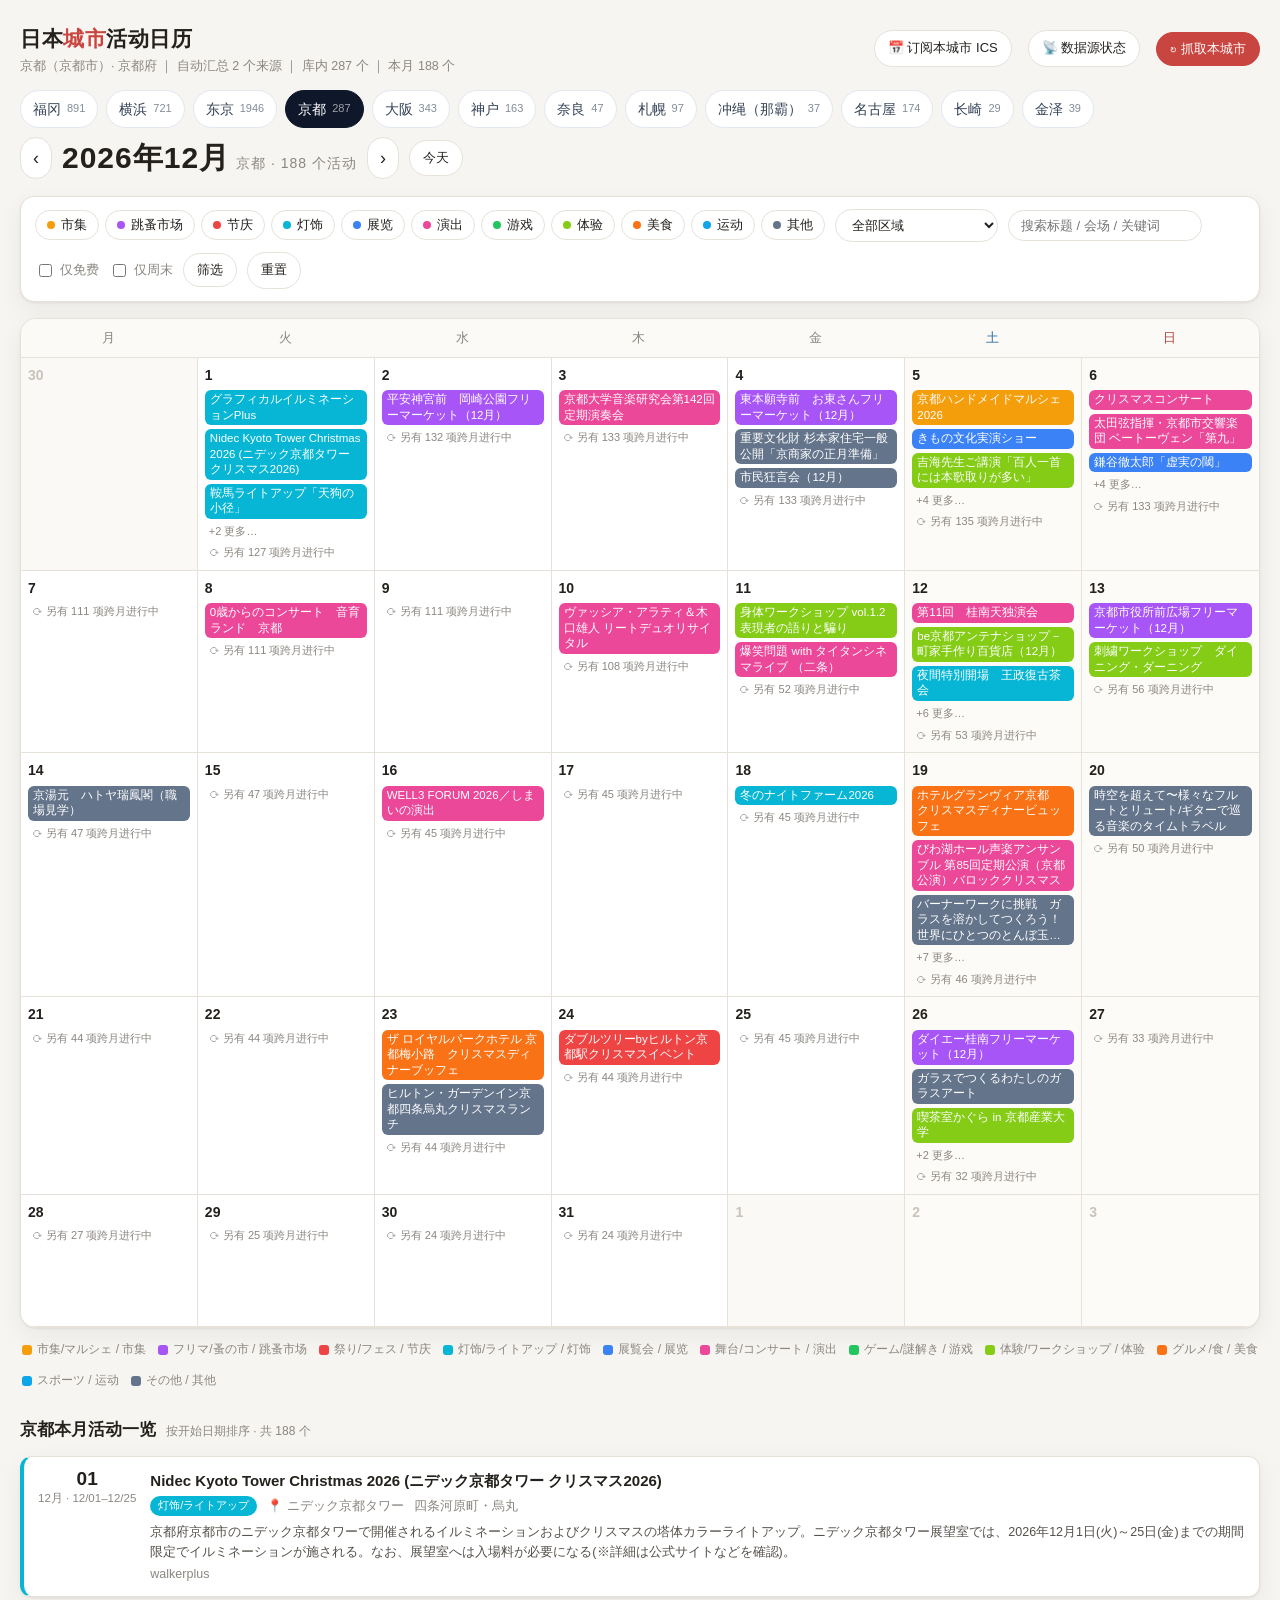
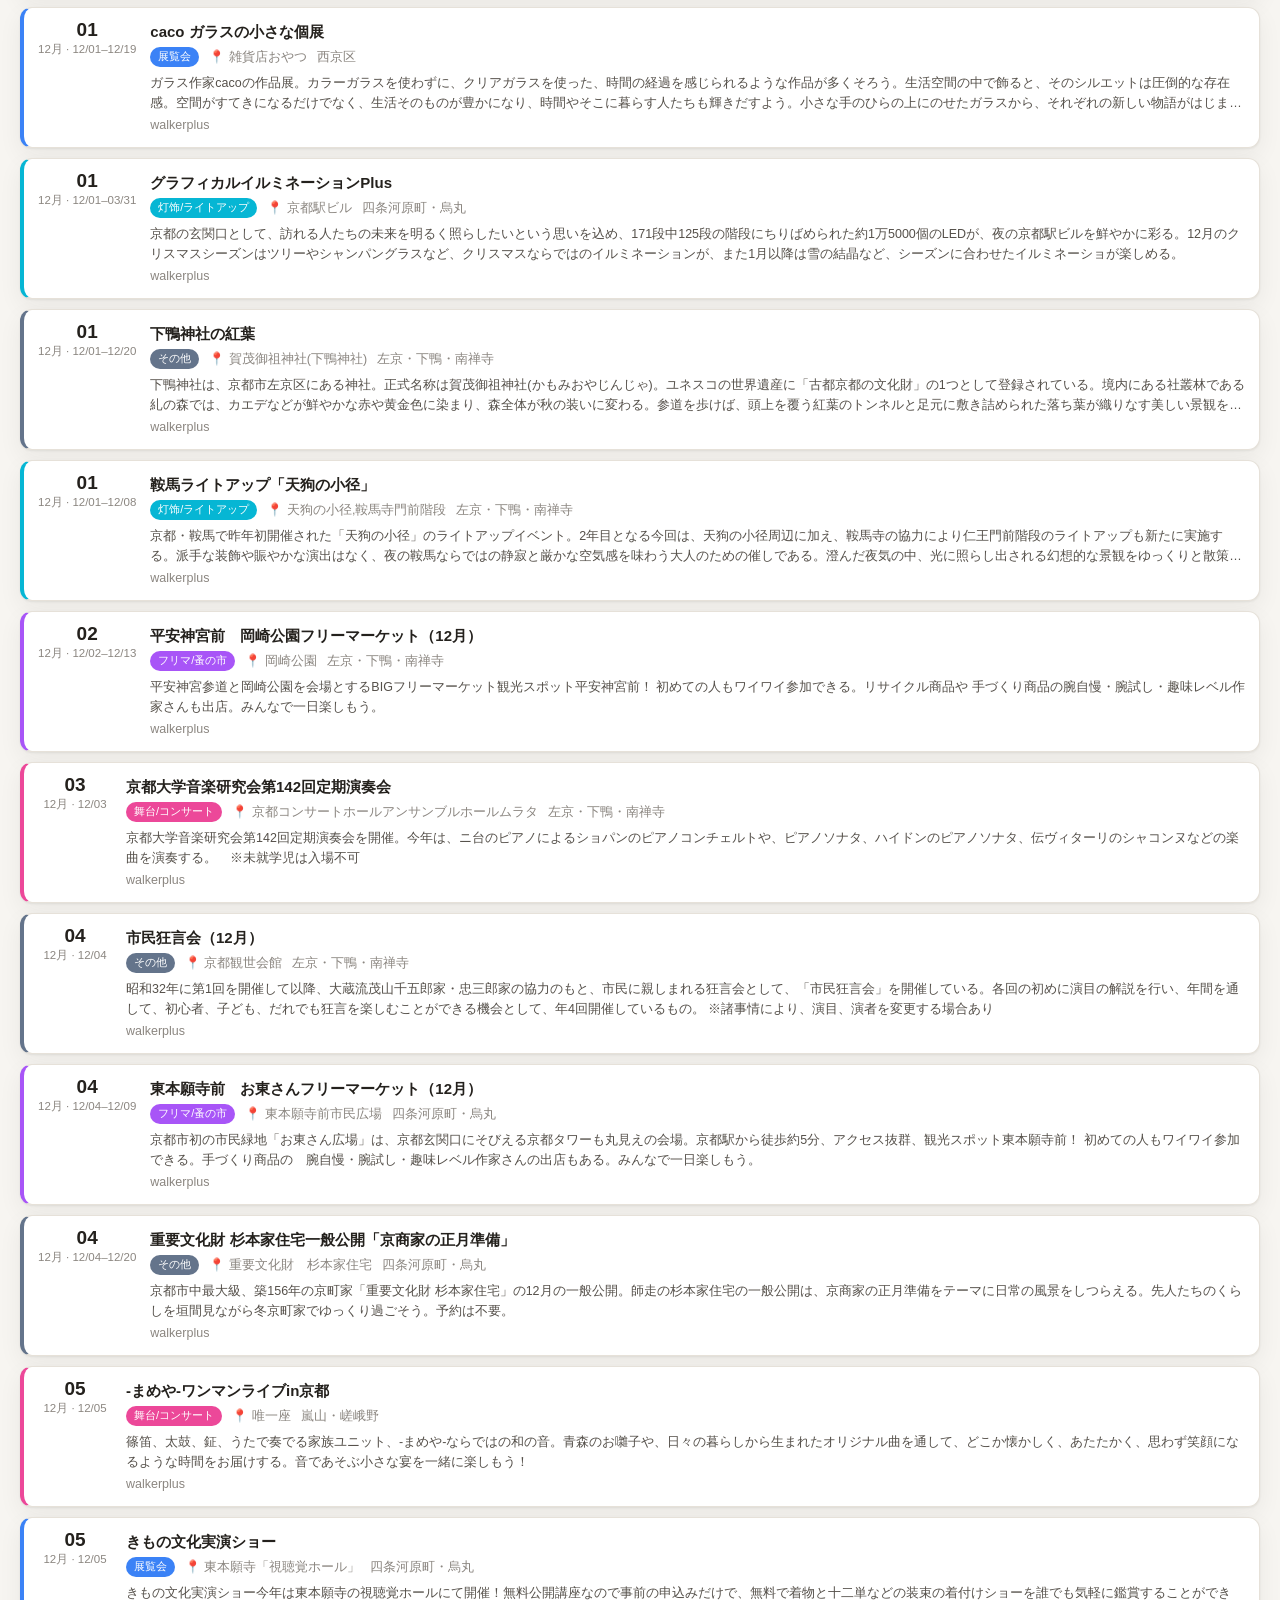
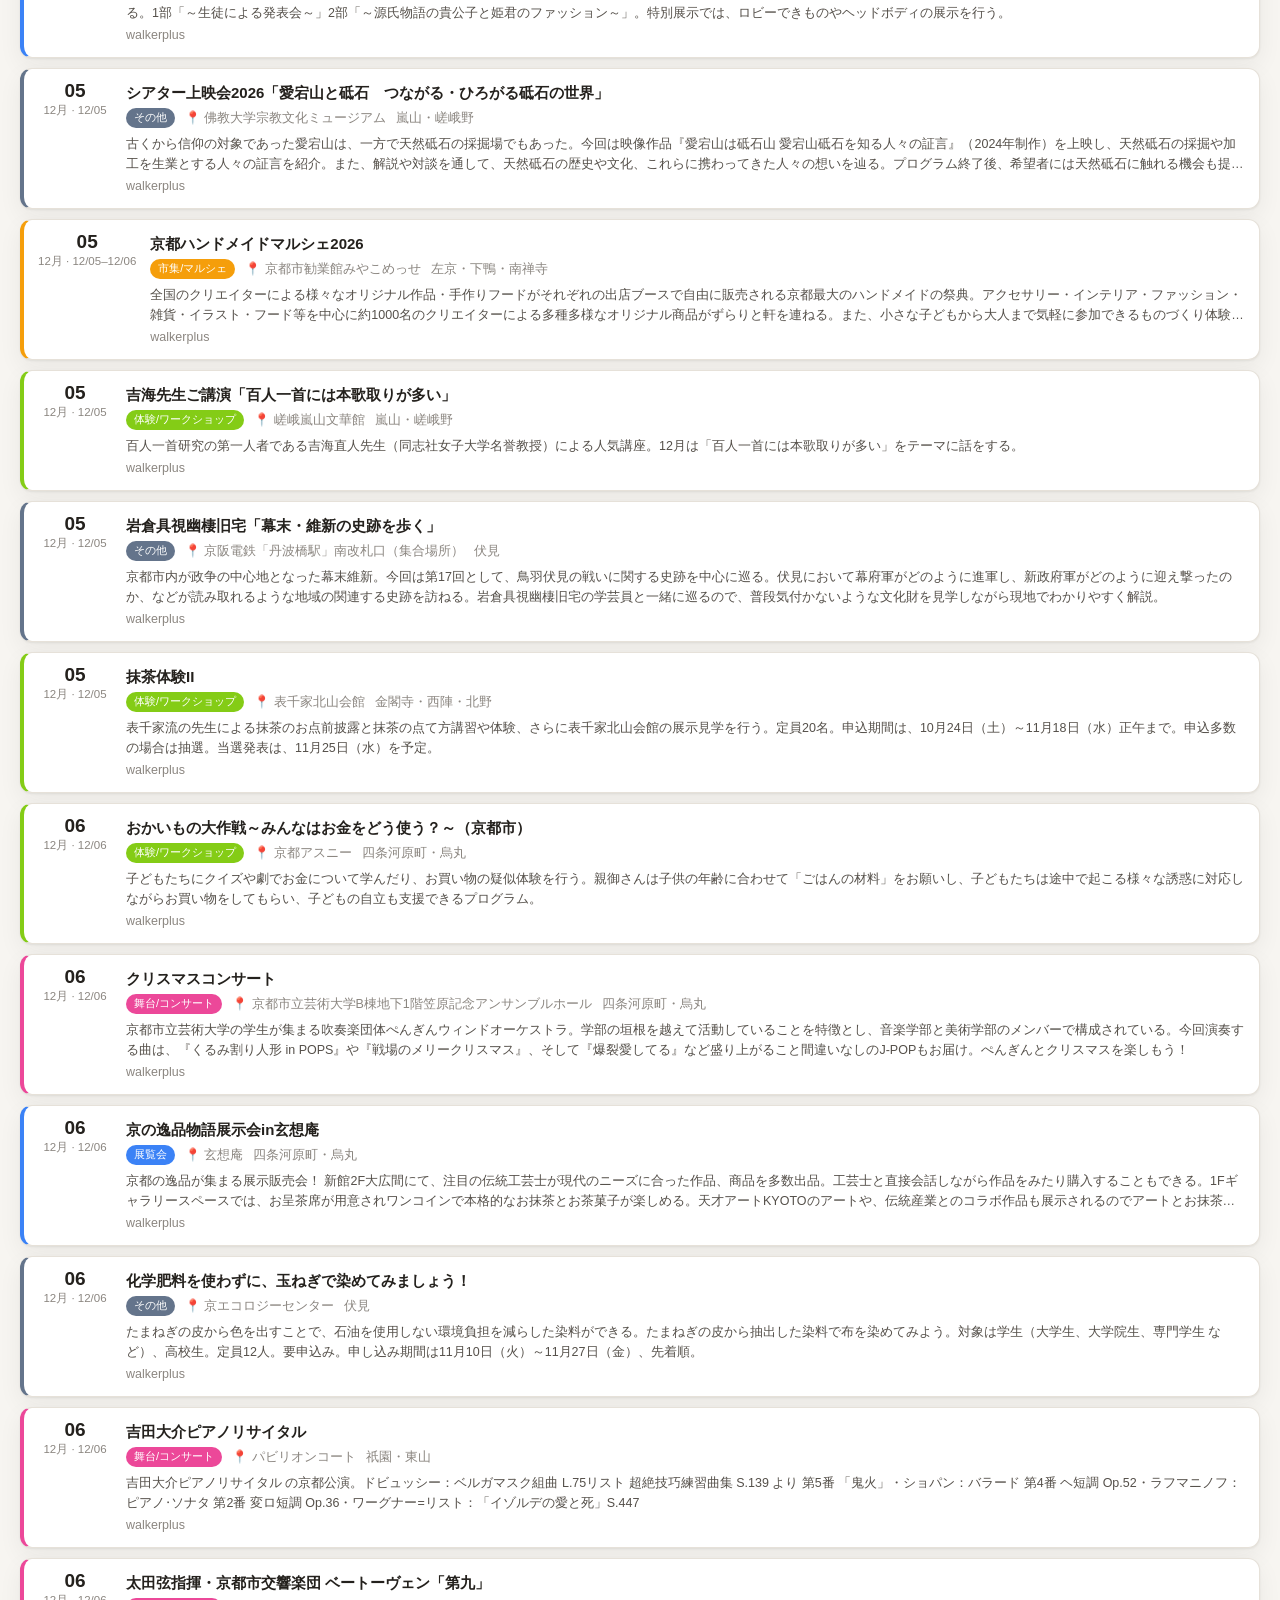
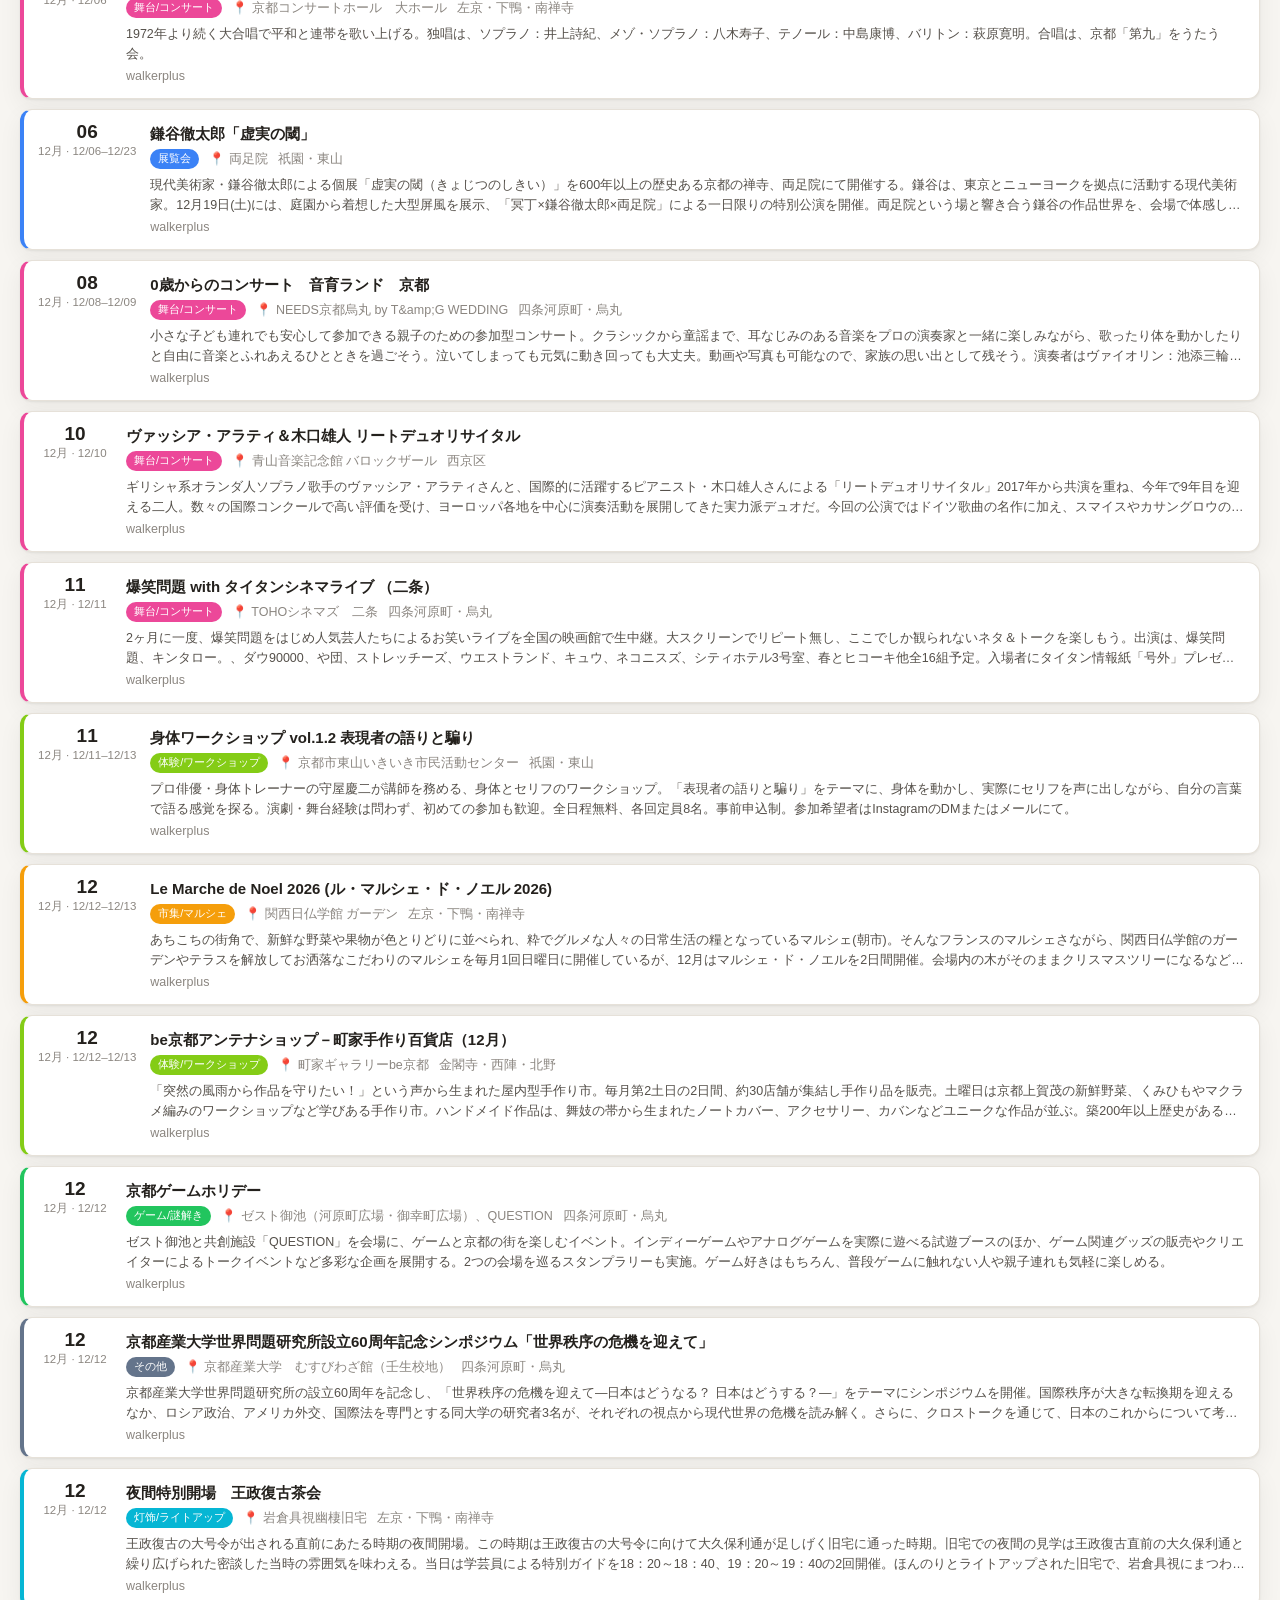
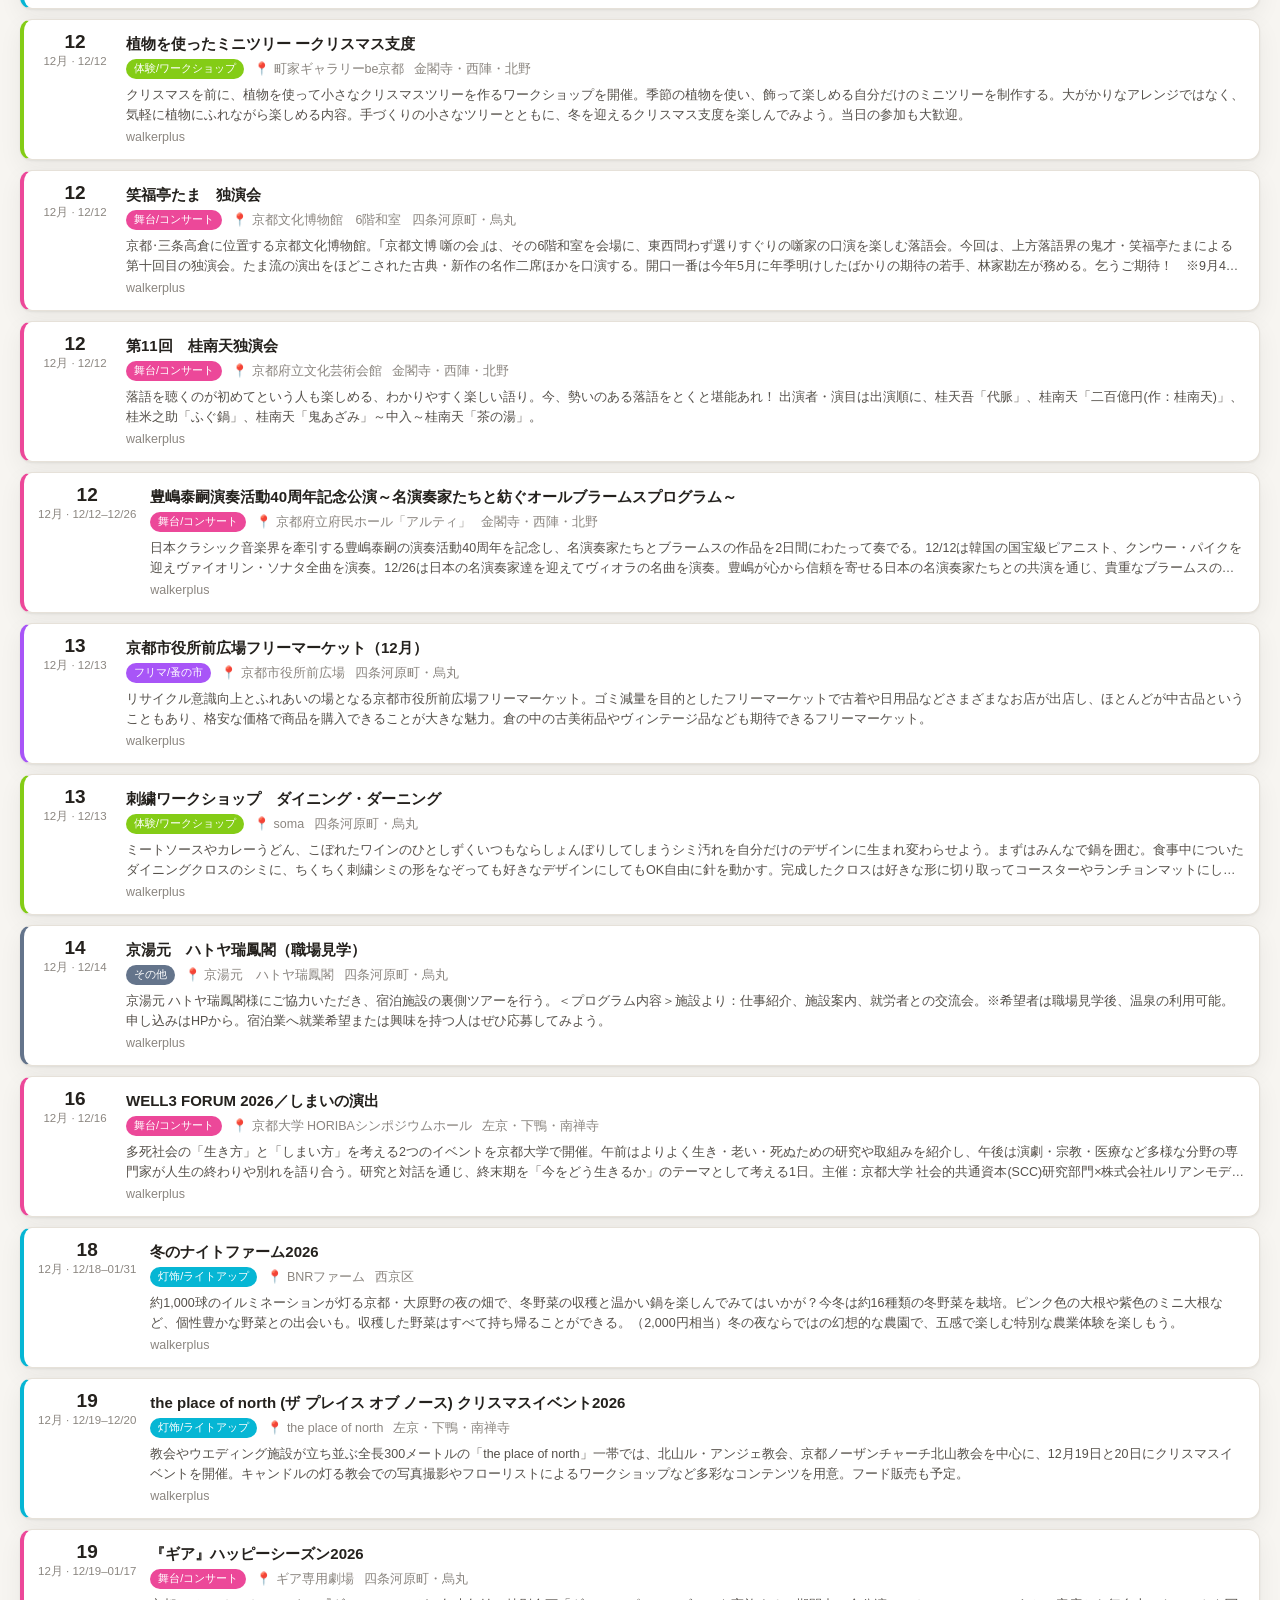
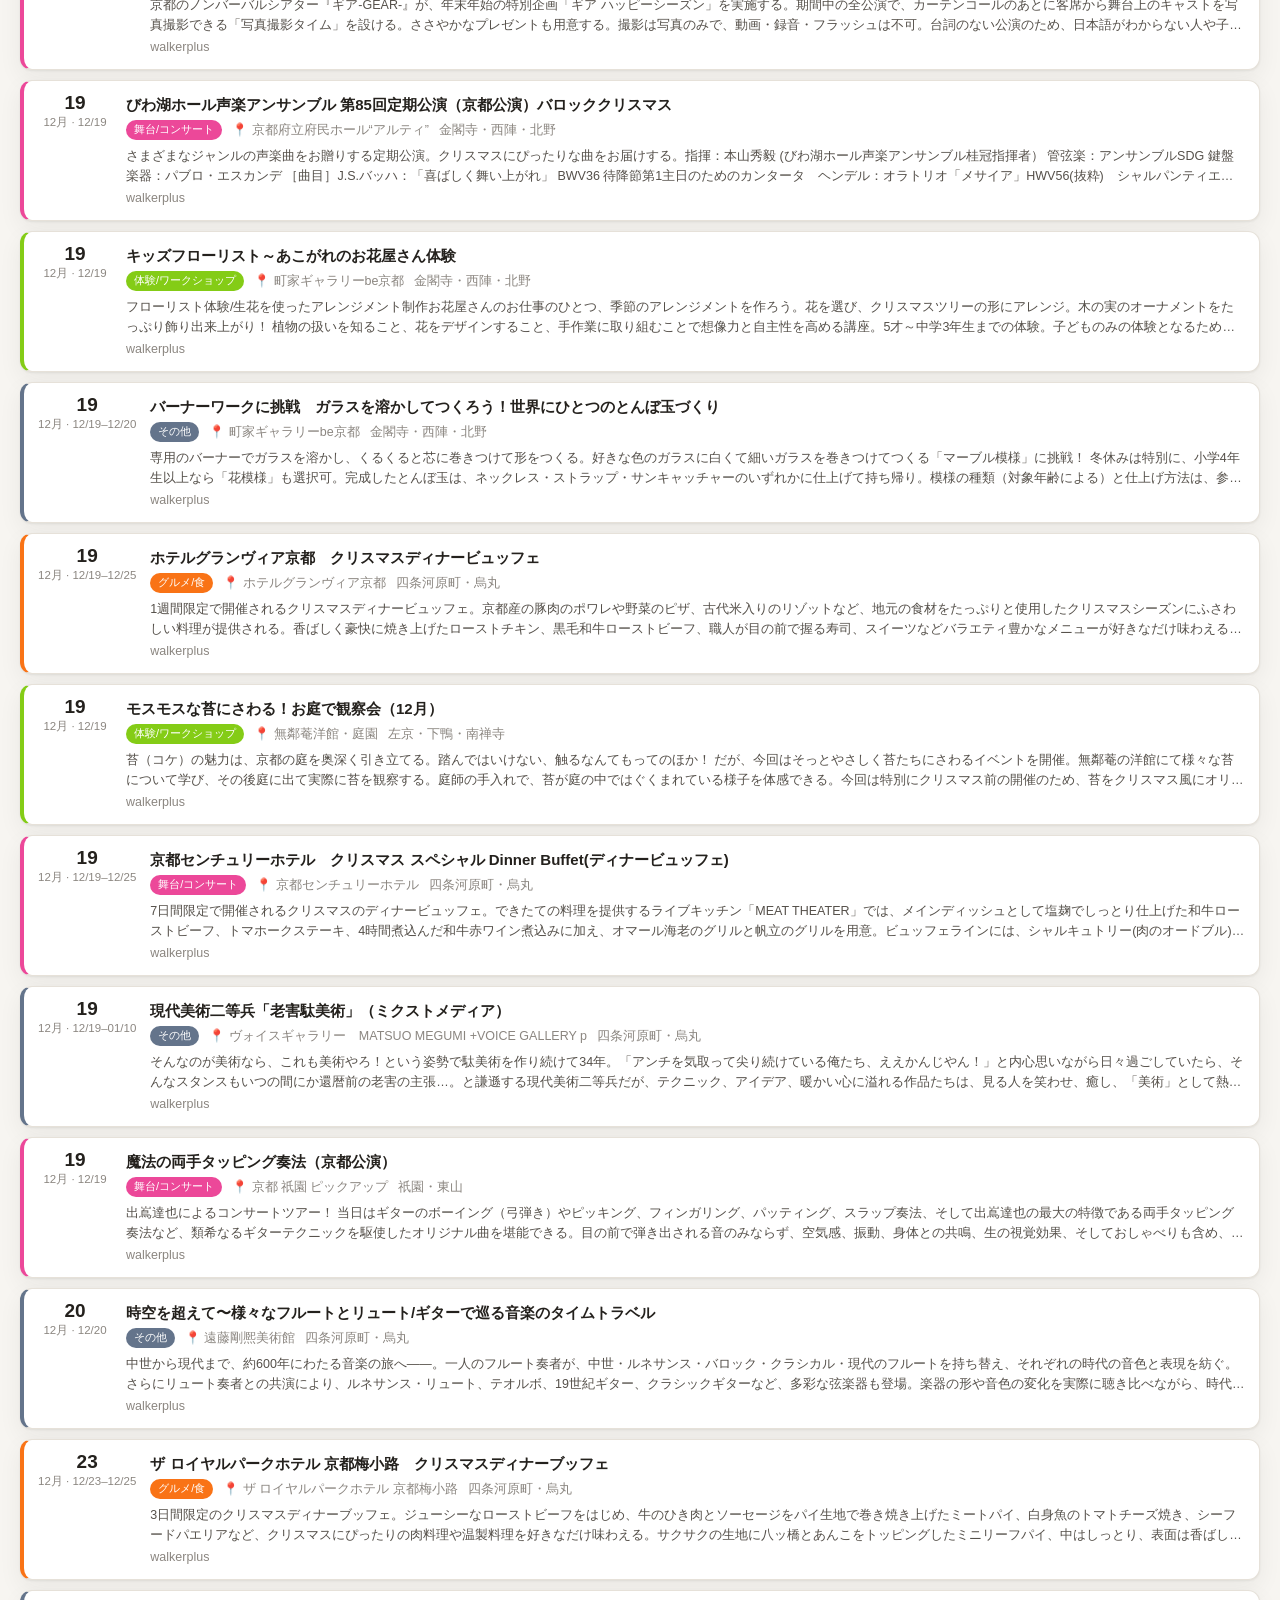
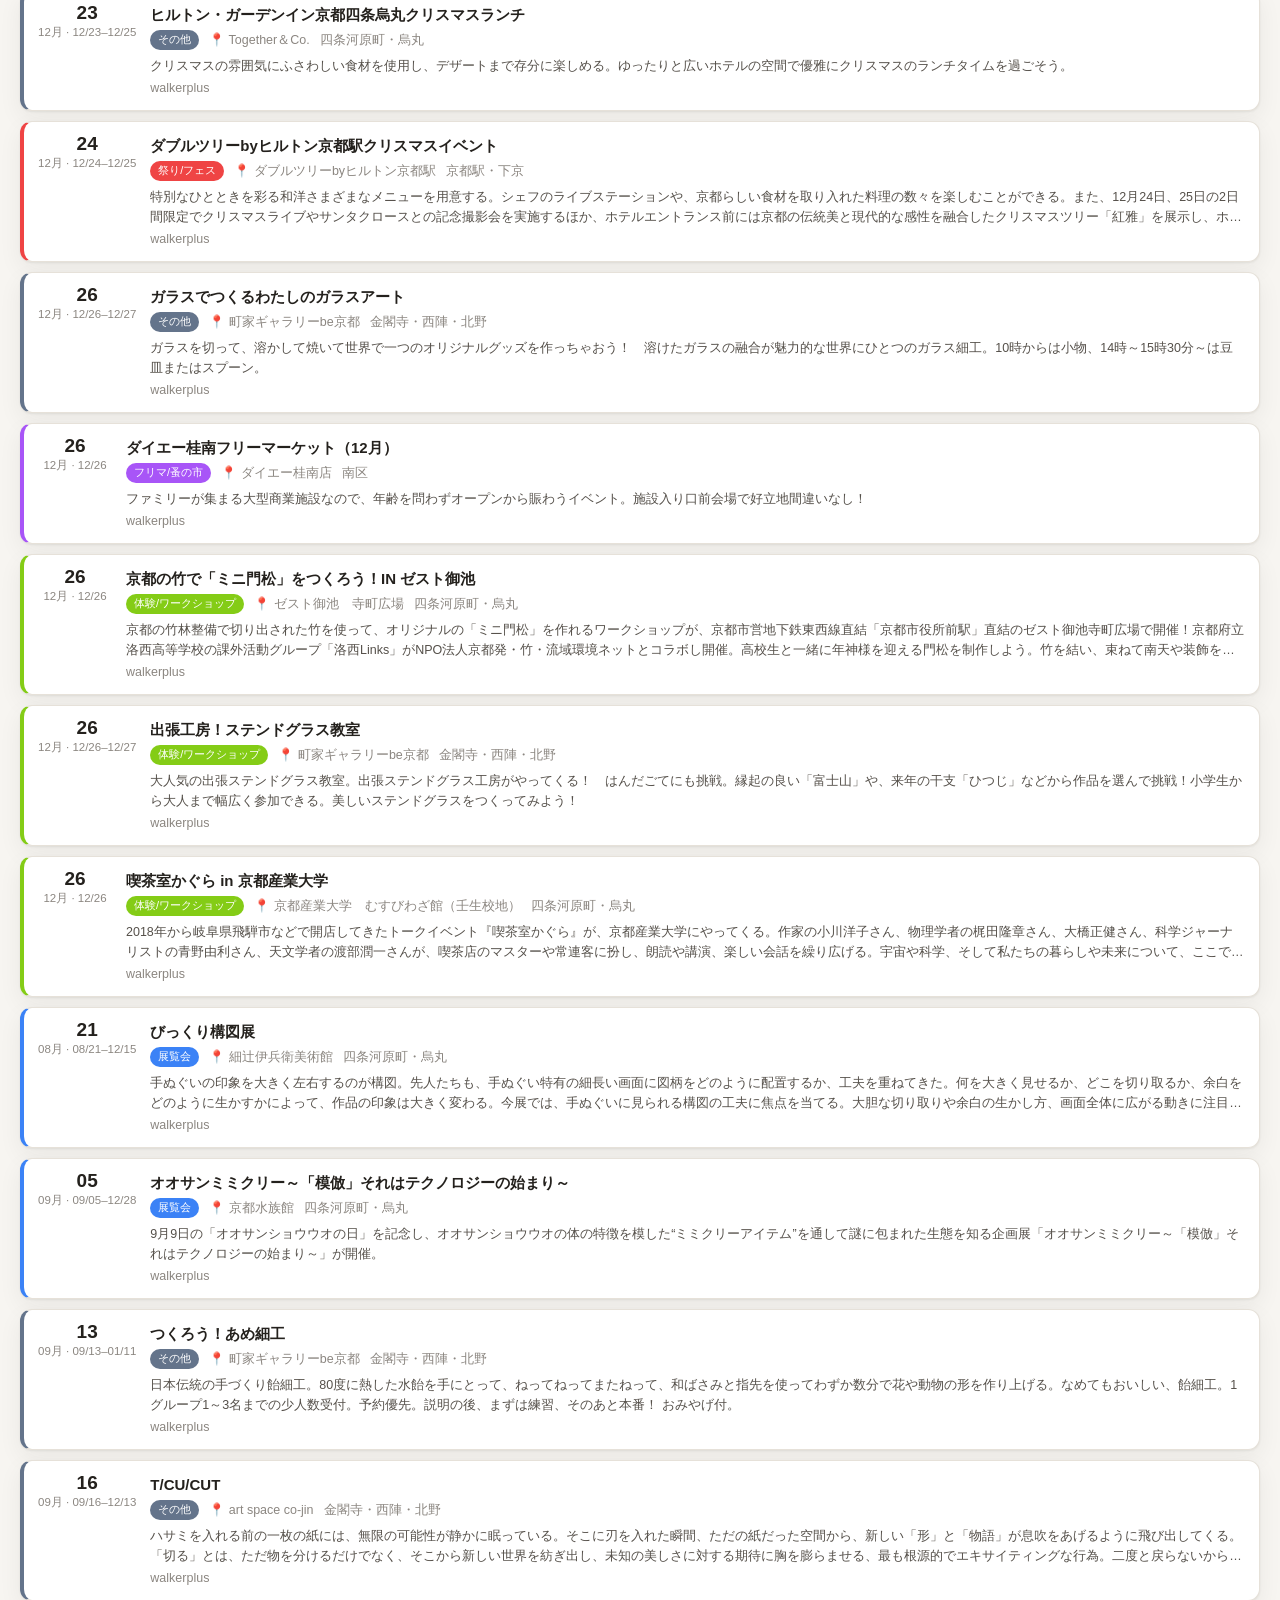
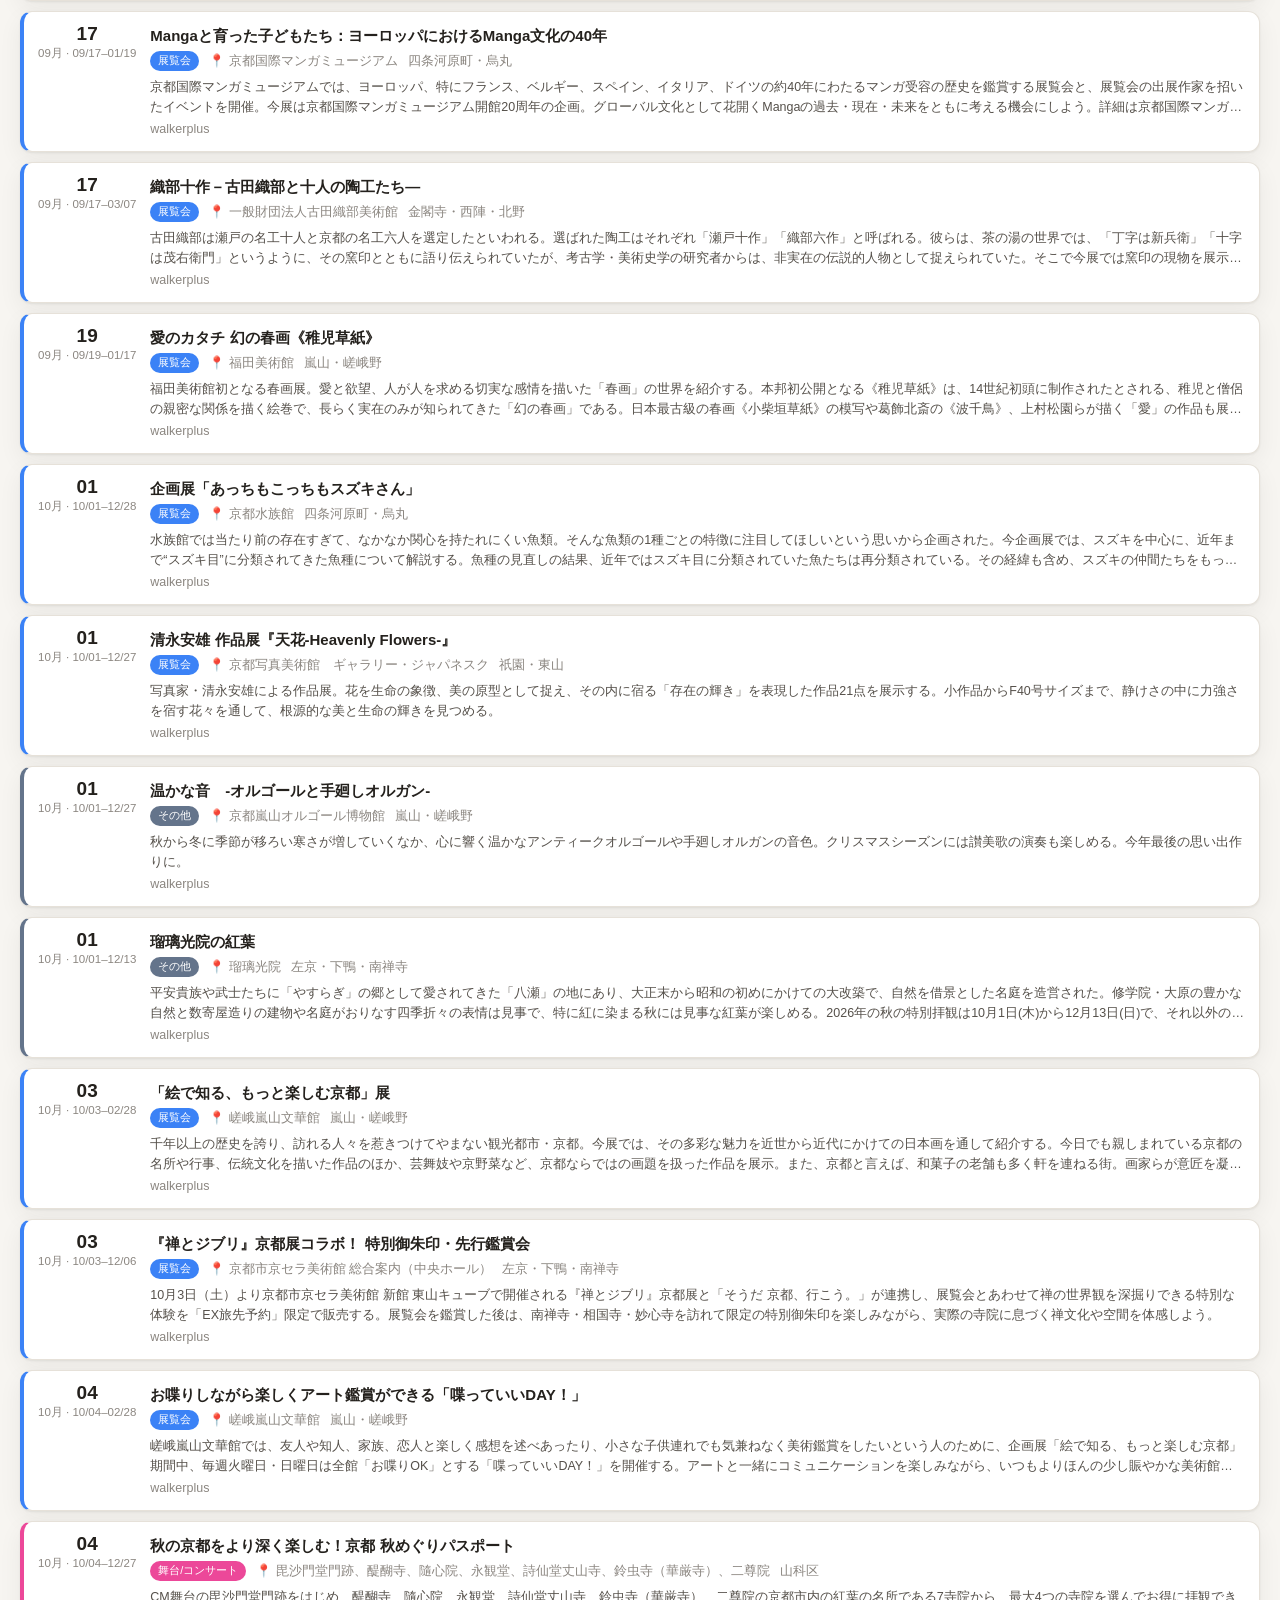
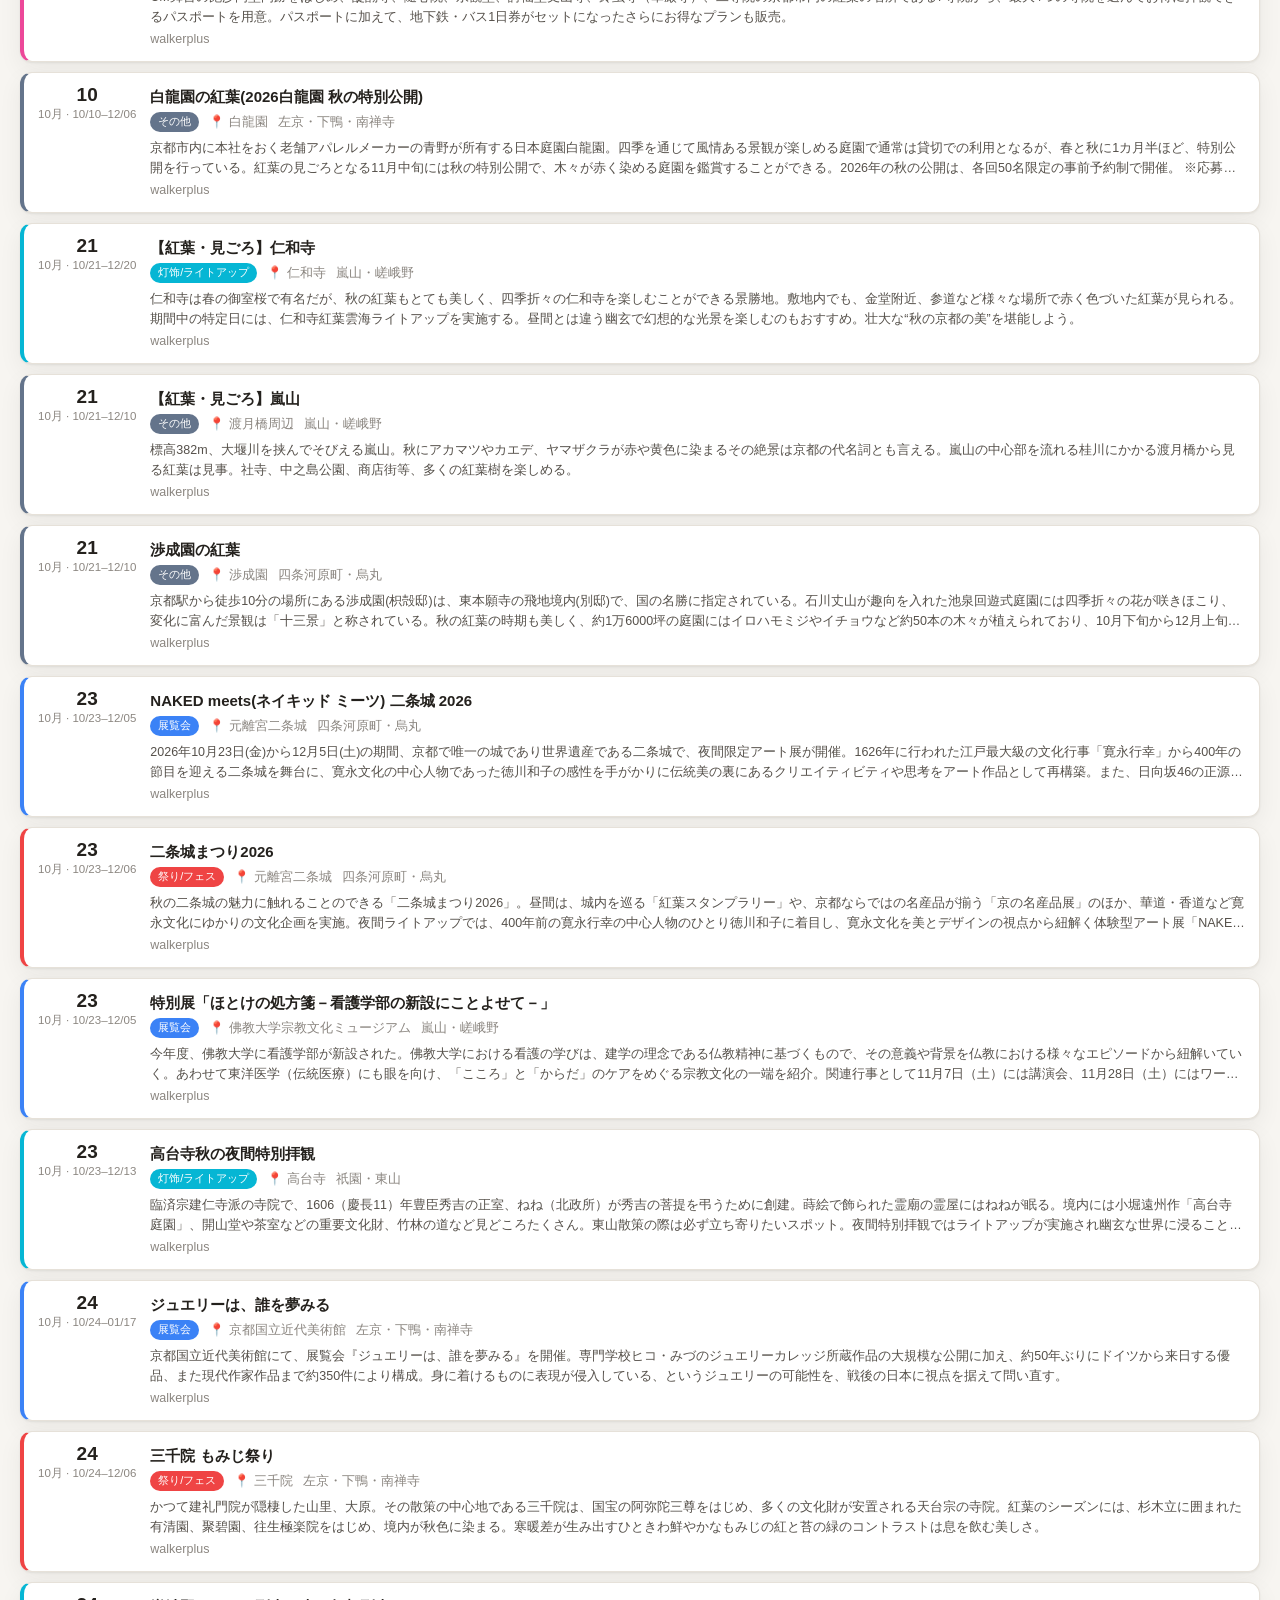
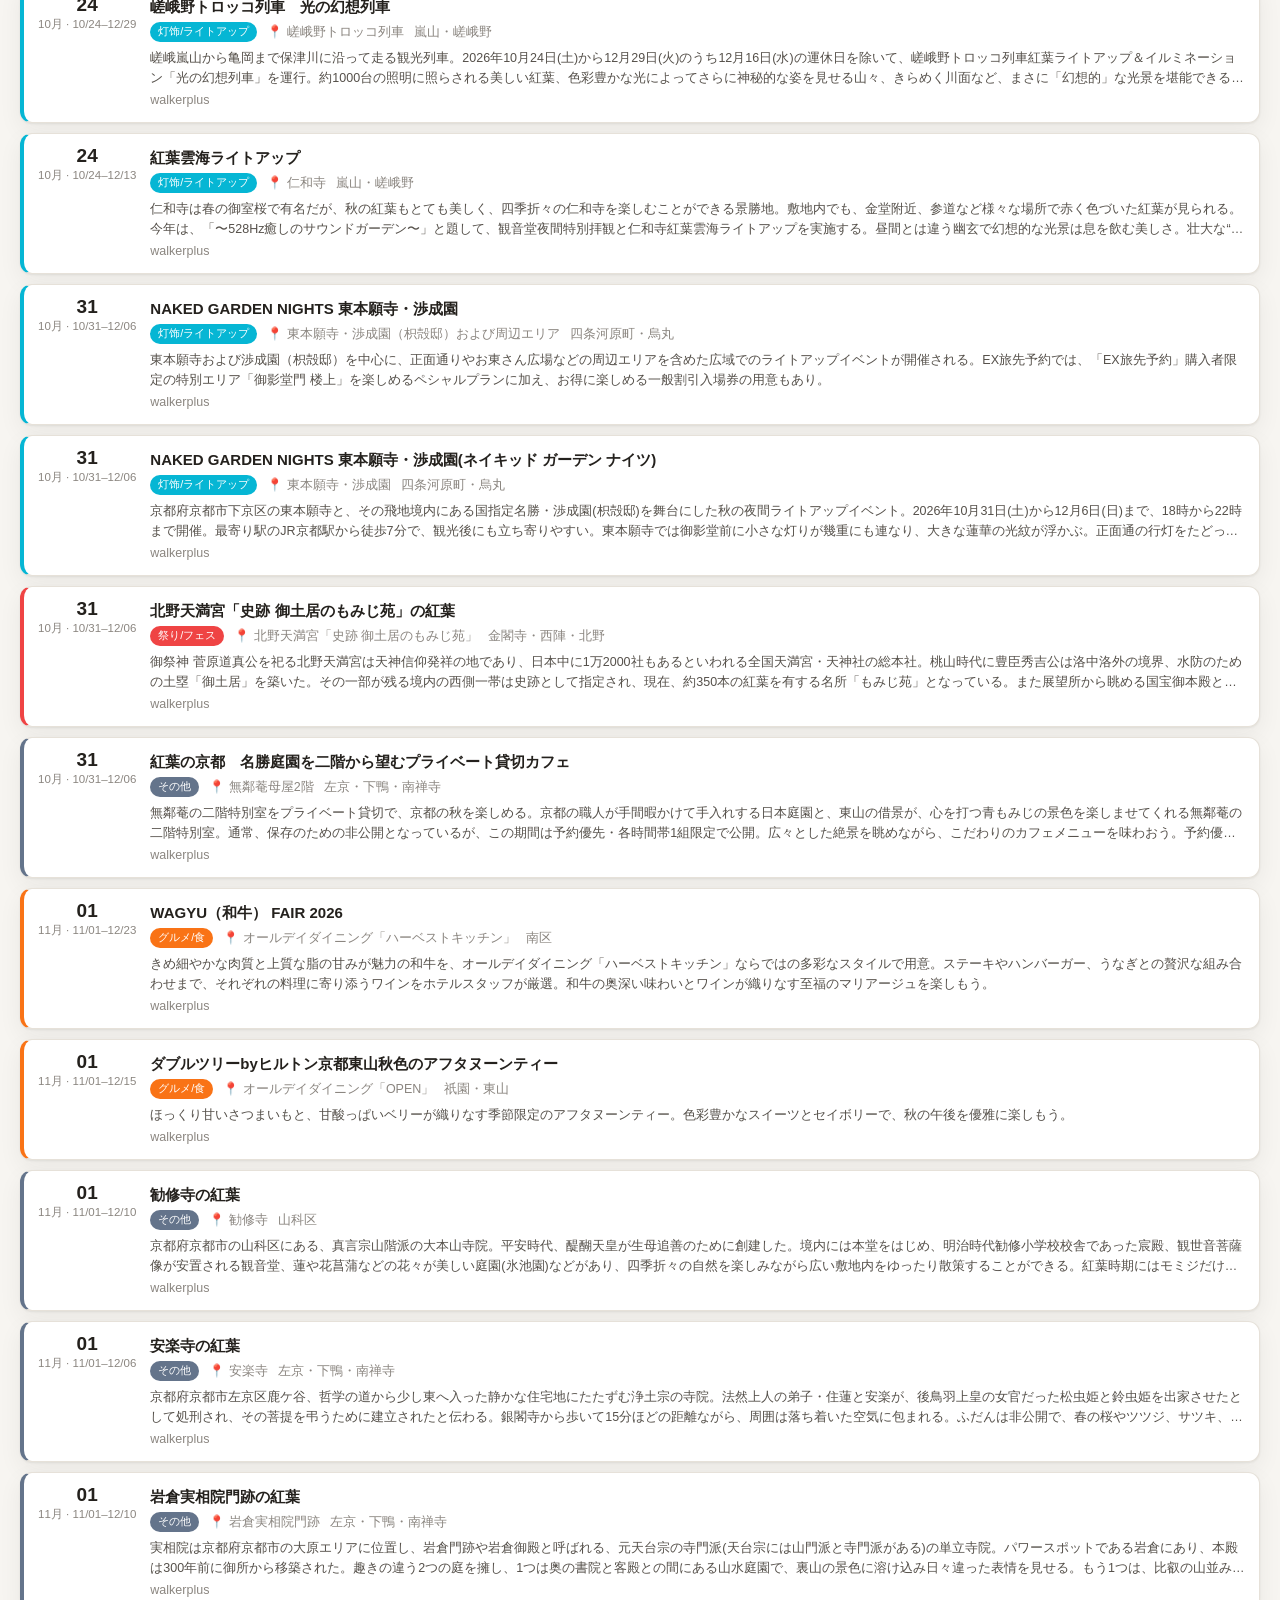
<file: docs/2026-12/kyoto.html>
<!DOCTYPE html>
<html lang="zh-CN">
<head>
<meta charset="utf-8">
<meta name="viewport" content="width=device-width, initial-scale=1">
<title>2026年12月 · 京都活动日历 ｜ 日本热门城市</title>
<style>
:root {
  --bg: #f7f5f1;
  --card: #ffffff;
  --ink: #24211d;
  --sub: #8b8680;
  --line: #e6e1d9;
  --accent: #c9453f;
  --shadow: 0 1px 2px rgba(36, 33, 29, .08), 0 8px 24px rgba(36, 33, 29, .06);
}
* { box-sizing: border-box; }
body {
  margin: 0; background: var(--bg); color: var(--ink);
  font-family: -apple-system, BlinkMacSystemFont, "Hiragino Sans", "Noto Sans JP",
    "Microsoft YaHei", "Segoe UI", sans-serif;
  font-size: 14px; line-height: 1.6;
}
a { color: inherit; }
.wrap { max-width: 1280px; margin: 0 auto; padding: 22px 20px 60px; }

header.top { display: flex; align-items: center; gap: 16px; flex-wrap: wrap; margin-bottom: 14px; }
h1 { font-size: 21px; margin: 0; letter-spacing: .5px; }
h1 span { color: var(--accent); }
.meta { color: var(--sub); font-size: 12.5px; }
.spacer { flex: 1; }
.btn {
  border: 1px solid var(--line); background: var(--card); color: var(--ink);
  padding: 7px 13px; border-radius: 999px; font-size: 13px; cursor: pointer;
  text-decoration: none; display: inline-flex; align-items: center; gap: 6px;
}
.btn:hover { border-color: var(--accent); color: var(--accent); }
.btn.primary { background: var(--accent); border-color: var(--accent); color: #fff; }
.btn.primary:hover { filter: brightness(.94); color: #fff; }

.monthbar { display: flex; align-items: center; gap: 10px; margin: 6px 0 14px; }
.monthbar .title { font-size: 30px; font-weight: 700; letter-spacing: 1px; }
.monthbar .title small { font-size: 14px; font-weight: 400; color: var(--sub); margin-left: 6px; }
.arrow { font-size: 18px; padding: 6px 12px; }

form.filters {
  background: var(--card); border: 1px solid var(--line); border-radius: 14px;
  padding: 12px 14px; box-shadow: var(--shadow); margin-bottom: 16px;
  display: flex; flex-wrap: wrap; gap: 10px; align-items: center;
}
.chipset { display: flex; flex-wrap: wrap; gap: 6px; }
.chip {
  border: 1px solid var(--line); border-radius: 999px; padding: 4px 11px; font-size: 12.5px;
  cursor: pointer; user-select: none; background: #fff; display: inline-flex; align-items: center; gap: 6px;
}
.chip input { display: none; }
.chip.on { color: #fff; border-color: transparent; }
.chip .dot { width: 8px; height: 8px; border-radius: 50%; }
select, input[type=search] {
  border: 1px solid var(--line); border-radius: 999px; padding: 7px 12px; font-size: 13px;
  background: #fff; color: var(--ink); outline: none; font-family: inherit;
}
input[type=search] { min-width: 190px; }
label.check { display: inline-flex; gap: 5px; align-items: center; font-size: 13px; color: var(--sub); }

.calendar { background: var(--card); border: 1px solid var(--line); border-radius: 16px; box-shadow: var(--shadow);
  overflow-x: auto; overflow-y: hidden; -webkit-overflow-scrolling: touch; }
.weekhead { display: grid; grid-template-columns: repeat(7, minmax(0, 1fr)); background: #fbfaf7; border-bottom: 1px solid var(--line); }
.weekhead div { padding: 9px 0; text-align: center; font-size: 12.5px; color: var(--sub); letter-spacing: 2px; }
.weekhead div:nth-child(6) { color: #2f6f9f; }
.weekhead div:nth-child(7) { color: #b5433c; }
.grid { display: grid; grid-template-columns: repeat(7, minmax(0, 1fr)); }
.cell {
  min-height: 132px; border-right: 1px solid var(--line); border-bottom: 1px solid var(--line);
  padding: 6px 7px 8px; display: flex; flex-direction: column; gap: 4px; background: #fff;
}
.cell:nth-child(7n) { border-right: 0; }
.cell.out { background: #faf9f6; }
.cell.weekend { background: #fdfbf8; }
.cell.today { background: #fff6ee; box-shadow: inset 0 0 0 2px #f0c8a8; }
.dnum { font-size: 12px; color: var(--sub); display: flex; justify-content: space-between; align-items: center; }
.dnum b { font-size: 14px; color: var(--ink); font-weight: 600; }
.cell.out .dnum b { color: #c8c3ba; }
.cell.today .dnum b { color: var(--accent); }

.ev {
  border-radius: 6px; padding: 2px 5px; font-size: 11.5px; line-height: 1.35;
  color: #fff; text-decoration: none; display: block;
  overflow: hidden; text-overflow: ellipsis; display: -webkit-box;
  -webkit-line-clamp: 3; -webkit-box-orient: vertical;
}
.ev .t { opacity: .92; font-variant-numeric: tabular-nums; margin-right: 3px; }
.more { font-size: 11px; color: var(--sub); padding-left: 4px; }

.legend { display: flex; flex-wrap: wrap; gap: 12px; margin: 12px 2px 26px; font-size: 12px; color: var(--sub); }
.legend span { display: inline-flex; align-items: center; gap: 5px; }
.legend i { width: 10px; height: 10px; border-radius: 3px; display: inline-block; }

.section-title { display: flex; align-items: baseline; gap: 10px; margin: 8px 0 12px; }
.section-title h2 { font-size: 17px; margin: 0; }
.section-title .meta { font-size: 12px; }

.list { display: flex; flex-direction: column; gap: 10px; }
.item {
  background: var(--card); border: 1px solid var(--line); border-left: 4px solid #ccc;
  border-radius: 12px; padding: 12px 14px; display: flex; gap: 14px; box-shadow: var(--shadow);
}
.item .datecol { min-width: 74px; text-align: center; }
.item .datecol .d { font-size: 19px; font-weight: 700; line-height: 1.1; }
.item .datecol .m { font-size: 11.5px; color: var(--sub); }
.item .body { flex: 1; min-width: 0; }
.item .t { font-size: 15px; font-weight: 600; margin-bottom: 3px; }
.item .t a { text-decoration: none; }
.item .t a:hover { text-decoration: underline; }
.item .line { font-size: 12.5px; color: var(--sub); display: flex; flex-wrap: wrap; gap: 10px; margin-top: 2px; }
.item .desc { font-size: 12.5px; color: #55504a; margin-top: 6px; display: -webkit-box; -webkit-line-clamp: 2; -webkit-box-orient: vertical; overflow: hidden; }
.badge { font-size: 11px; padding: 1px 8px; border-radius: 999px; color: #fff; }

footer.stats { margin-top: 34px; border-top: 1px solid var(--line); padding-top: 16px; color: var(--sub); font-size: 12.5px; }
footer.stats table { width: 100%; border-collapse: collapse; margin-top: 8px; font-size: 12px; }
footer.stats th, footer.stats td { text-align: left; padding: 5px 8px; border-bottom: 1px solid var(--line); }
footer.stats th { color: var(--sub); font-weight: 500; }
.ok { color: #2f7a4f; font-weight: 600; }
.bad { color: #b5433c; font-weight: 600; }
@media (max-width: 760px) {
  .wrap { padding: 14px 12px 40px; }
  header.top { gap: 10px; }
  h1 { font-size: 18px; }
  .monthbar { flex-wrap: wrap; gap: 8px; }
  .monthbar .title { font-size: 20px; }
  .filters { padding: 10px; gap: 8px; }
  .btn { font-size: 12px; padding: 6px 10px; }
  .monthbar .btn.arrow { padding: 6px 10px; }
  input[type=search] { min-width: 0; flex: 1 1 100%; }
  /* 周历在手机上横向滑动查看，不再被裁掉右半部分 */
  .grid, .weekhead { min-width: 700px; }
  .cell { min-height: 96px; padding: 4px 5px; }
  .ev { font-size: 10.5px; -webkit-line-clamp: 2; word-break: break-word; }
  .more { font-size: 10px; }
  .legend { font-size: 11px; gap: 8px; }
  .item { padding: 10px 12px; gap: 10px; }
  .item .datecol { min-width: 46px; }
  .item .datecol .d { font-size: 16px; }
  .item .t { font-size: 14px; }
  footer.stats table { font-size: 11px; }
  .swipe-hint { display: block; }
}
.swipe-hint { display: none; font-size: 11.5px; color: var(--sub); margin: 8px 2px 0; }

/* ---- 城市切换标签 ---- */
.citytabs{display:flex;flex-wrap:wrap;gap:8px;margin:14px 0 6px}
.citytab{display:flex;align-items:center;gap:6px;padding:7px 12px;border:1px solid #e2e8f0;border-radius:999px;
  background:#fff;color:#334155;font-size:14px;text-decoration:none;transition:all .15s}
.citytab:hover{border-color:#94a3b8;transform:translateY(-1px)}
.citytab.on{background:#0f172a;color:#fff;border-color:#0f172a}
.citytab small{font-size:11px;opacity:.6}

.ev.ongoing{background:#f8fafc !important;color:#475569;font-size:11px}


/* ---- 手机端：日期议程视图（替代 7 列周历） ---- */
.magenda { display: none; }
@media (max-width: 760px) {
  .calendar, .swipe-hint { display: none; }
  .magenda { display: flex; flex-direction: column; gap: 10px; margin-bottom: 18px; }
  .mday { background: var(--card); border: 1px solid var(--line); border-radius: 12px; padding: 10px 12px; box-shadow: var(--shadow); }
  .mday.today { box-shadow: inset 0 0 0 2px #f0c8a8; }
  .mday-h { display: flex; align-items: baseline; gap: 6px; margin-bottom: 6px; color: var(--sub); font-size: 12px; }
  .mday-h b { font-size: 18px; color: var(--ink); font-weight: 700; }
  .mday-h .wd { font-size: 12px; }
  .mday-h em { font-style: normal; margin-left: auto; }
  .mday-h .today-tag { font-style: normal; background: var(--accent); color: #fff; font-size: 11px; padding: 1px 7px; border-radius: 999px; }
  .mday-body { display: flex; flex-direction: column; gap: 5px; }
  .mitem { display: grid; grid-template-columns: 8px 1fr; column-gap: 7px; align-items: start; text-decoration: none;
    border-radius: 8px; padding: 6px 8px; background: #faf9f6; }
  .mitem i { width: 8px; height: 8px; border-radius: 50%; margin-top: 4px; }
  .mitem .mt { font-size: 13px; line-height: 1.4; color: var(--ink); overflow-wrap: anywhere; }
  .mitem .mv { grid-column: 2; font-size: 11px; color: var(--sub); overflow-wrap: anywhere; }
}


/* ---- 手机端防横向溢出（兜底） ---- */
@media (max-width: 760px) {
  html, body { max-width: 100%; overflow-x: hidden; }
  .wrap { width: 100%; }
  header.top > div, header.top .meta, .monthbar, .filters, .citytabs, .mday, .mitem, .item, .item .body,
  .mday-h, .mitem .mt, .mitem .mv { min-width: 0; max-width: 100%; }
  .meta, .mday-h, .mitem .mv { white-space: normal; overflow-wrap: anywhere; word-break: break-word; }
  header.top > div { flex: 1 1 240px; }
  .citytab { max-width: 46vw; }
  .citytab span, .citytab { overflow-wrap: anywhere; }
}

</style>
<link rel="alternate" type="text/calendar" href="/calendar.ics?city=kyoto">
</head>
<body>
<div class="wrap">

<header class="top">
  <div>
    <h1>日本<span>城市</span>活动日历</h1>
    <div class="meta">京都（京都市）· 京都府 ｜ 自动汇总 2 个来源 ｜ 库内 287 个 ｜ 本月 188 个</div>
  </div>
  <div class="spacer"></div>
  <a class="btn" href="/calendar.ics?city=kyoto">📅 订阅本城市 ICS</a>
  <a class="btn" href="/sources?city=kyoto">📡 数据源状态</a>
  <button class="btn primary" id="refreshBtn" onclick="doRefresh()">↻ 抓取本城市</button>
</header>

<nav class="citytabs">
  
  <a class="citytab " href="/?city=fukuoka&month=2026-12">
    福冈<small>891</small>
  </a>
  
  <a class="citytab " href="/?city=yokohama&month=2026-12">
    横浜<small>721</small>
  </a>
  
  <a class="citytab " href="/?city=tokyo&month=2026-12">
    东京<small>1946</small>
  </a>
  
  <a class="citytab on" href="/?city=kyoto&month=2026-12">
    京都<small>287</small>
  </a>
  
  <a class="citytab " href="/?city=osaka&month=2026-12">
    大阪<small>343</small>
  </a>
  
  <a class="citytab " href="/?city=kobe&month=2026-12">
    神户<small>163</small>
  </a>
  
  <a class="citytab " href="/?city=nara&month=2026-12">
    奈良<small>47</small>
  </a>
  
  <a class="citytab " href="/?city=sapporo&month=2026-12">
    札幌<small>97</small>
  </a>
  
  <a class="citytab " href="/?city=okinawa&month=2026-12">
    冲绳（那霸）<small>37</small>
  </a>
  
  <a class="citytab " href="/?city=nagoya&month=2026-12">
    名古屋<small>174</small>
  </a>
  
  <a class="citytab " href="/?city=nagasaki&month=2026-12">
    长崎<small>29</small>
  </a>
  
  <a class="citytab " href="/?city=kanazawa&month=2026-12">
    金泽<small>39</small>
  </a>
  
</nav>

<div class="monthbar">
  <a class="btn arrow" href="/?city=kyoto&month=2026-11">‹</a>
  <div class="title">2026年12月<small>京都 · 188 个活动</small></div>
  <a class="btn arrow" href="/?city=kyoto&month=2027-01">›</a>
  <a class="btn" href="/?city=kyoto&month=2026-11">今天</a>
  
</div>

<form class="filters" method="get" action="/">
  <input type="hidden" name="month" value="2026-12">
  <input type="hidden" name="city" value="kyoto">
  <div class="chipset">
    
    <label class="chip "
           >
      <input type="checkbox" name="cat" value="market" 
             onchange="this.form.submit()">
      <span class="dot" style="background:#f59e0b"></span>市集
    </label>
    
    <label class="chip "
           >
      <input type="checkbox" name="cat" value="flea" 
             onchange="this.form.submit()">
      <span class="dot" style="background:#a855f7"></span>跳蚤市场
    </label>
    
    <label class="chip "
           >
      <input type="checkbox" name="cat" value="festival" 
             onchange="this.form.submit()">
      <span class="dot" style="background:#ef4444"></span>节庆
    </label>
    
    <label class="chip "
           >
      <input type="checkbox" name="cat" value="illumination" 
             onchange="this.form.submit()">
      <span class="dot" style="background:#06b6d4"></span>灯饰
    </label>
    
    <label class="chip "
           >
      <input type="checkbox" name="cat" value="exhibition" 
             onchange="this.form.submit()">
      <span class="dot" style="background:#3b82f6"></span>展览
    </label>
    
    <label class="chip "
           >
      <input type="checkbox" name="cat" value="performance" 
             onchange="this.form.submit()">
      <span class="dot" style="background:#ec4899"></span>演出
    </label>
    
    <label class="chip "
           >
      <input type="checkbox" name="cat" value="game" 
             onchange="this.form.submit()">
      <span class="dot" style="background:#22c55e"></span>游戏
    </label>
    
    <label class="chip "
           >
      <input type="checkbox" name="cat" value="workshop" 
             onchange="this.form.submit()">
      <span class="dot" style="background:#84cc16"></span>体验
    </label>
    
    <label class="chip "
           >
      <input type="checkbox" name="cat" value="food" 
             onchange="this.form.submit()">
      <span class="dot" style="background:#f97316"></span>美食
    </label>
    
    <label class="chip "
           >
      <input type="checkbox" name="cat" value="sports" 
             onchange="this.form.submit()">
      <span class="dot" style="background:#0ea5e9"></span>运动
    </label>
    
    <label class="chip "
           >
      <input type="checkbox" name="cat" value="other" 
             onchange="this.form.submit()">
      <span class="dot" style="background:#64748b"></span>其他
    </label>
    
  </div>
  <select name="area" onchange="this.form.submit()">
    <option value="">全部区域</option>
    
    <option value="祇園・東山" >祇園・東山</option>
    
    <option value="四条河原町・烏丸" >四条河原町・烏丸</option>
    
    <option value="京都駅・下京" >京都駅・下京</option>
    
    <option value="嵐山・嵯峨野" >嵐山・嵯峨野</option>
    
    <option value="金閣寺・西陣・北野" >金閣寺・西陣・北野</option>
    
    <option value="伏見" >伏見</option>
    
    <option value="左京・下鴨・南禅寺" >左京・下鴨・南禅寺</option>
    
    <option value="南区" >南区</option>
    
    <option value="山科区" >山科区</option>
    
    <option value="西京区" >西京区</option>
    
  </select>
  <input type="search" name="q" value="" placeholder="搜索标题 / 会场 / 关键词">
  <label class="check"><input type="checkbox" name="free" value="1" 
         onchange="this.form.submit()">仅免费</label>
  <label class="check"><input type="checkbox" name="weekend" value="1" 
         onchange="this.form.submit()">仅周末</label>
  <button class="btn" type="submit">筛选</button>
  <a class="btn" href="/?city=kyoto&month=2026-12">重置</a>
</form>

<div class="calendar">
  <div class="weekhead">
    <div>月</div><div>火</div><div>水</div><div>木</div><div>金</div><div>土</div><div>日</div>
  </div>
  <div class="grid">
    
    <div class="cell out  ">
      <div class="dnum"><b>30</b></div>
      
      
      
    </div>
    
    <div class="cell   ">
      <div class="dnum"><b>1</b></div>
      
      <a class="ev" href="https://www.kyoto-station-building.co.jp/" target="_blank" rel="noopener"
         style="background:#06b6d4" title="グラフィカルイルミネーションPlus ｜ 京都駅ビル ｜ 12/01–03/31">
        グラフィカルイルミネーションPlus
      </a>
      
      <a class="ev" href="https://www.kyoto-tower.jp/" target="_blank" rel="noopener"
         style="background:#06b6d4" title="Nidec Kyoto Tower Christmas 2026 (ニデック京都タワー クリスマス2026) ｜ ニデック京都タワー ｜ 12/01–12/25">
        Nidec Kyoto Tower Christmas 2026 (ニデック京都タワー クリスマス2026)
      </a>
      
      <a class="ev" href="https://tengu.kuramachaya.com/" target="_blank" rel="noopener"
         style="background:#06b6d4" title="鞍馬ライトアップ「天狗の小径」 ｜ 天狗の小径,鞍馬寺門前階段 ｜ 12/01–12/08">
        鞍馬ライトアップ「天狗の小径」
      </a>
      
      <span class="more">+2 更多…</span>
      
      <span class="more">⟳ 另有 127 项跨月进行中</span>
      
    </div>
    
    <div class="cell   ">
      <div class="dnum"><b>2</b></div>
      
      <a class="ev" href="https://www.nadeshikofurima.com/" target="_blank" rel="noopener"
         style="background:#a855f7" title="平安神宮前　岡崎公園フリーマーケット（12月） ｜ 岡崎公園 ｜ 12/02–12/13">
        平安神宮前　岡崎公園フリーマーケット（12月）
      </a>
      
      
      
      <span class="more">⟳ 另有 132 项跨月进行中</span>
      
    </div>
    
    <div class="cell   ">
      <div class="dnum"><b>3</b></div>
      
      <a class="ev" href="https://teket.jp/14585/78699" target="_blank" rel="noopener"
         style="background:#ec4899" title="京都大学音楽研究会第142回定期演奏会 ｜ 京都コンサートホールアンサンブルホールムラタ ｜ 12/03">
        京都大学音楽研究会第142回定期演奏会
      </a>
      
      
      
      <span class="more">⟳ 另有 133 项跨月进行中</span>
      
    </div>
    
    <div class="cell   ">
      <div class="dnum"><b>4</b></div>
      
      <a class="ev" href="https://www.nadeshikofurima.com/" target="_blank" rel="noopener"
         style="background:#a855f7" title="東本願寺前　お東さんフリーマーケット（12月） ｜ 東本願寺前市民広場 ｜ 12/04–12/09">
        東本願寺前　お東さんフリーマーケット（12月）
      </a>
      
      <a class="ev" href="https://www.sugimotoke.or.jp/" target="_blank" rel="noopener"
         style="background:#64748b" title="重要文化財 杉本家住宅一般公開「京商家の正月準備」 ｜ 重要文化財　杉本家住宅 ｜ 12/04–12/20">
        重要文化財 杉本家住宅一般公開「京商家の正月準備」
      </a>
      
      <a class="ev" href="https://www.city.kyoto.lg.jp/bunshi/page/0000350648.html" target="_blank" rel="noopener"
         style="background:#64748b" title="市民狂言会（12月） ｜ 京都観世会館 ｜ 12/04">
        市民狂言会（12月）
      </a>
      
      
      
      <span class="more">⟳ 另有 133 项跨月进行中</span>
      
    </div>
    
    <div class="cell  weekend ">
      <div class="dnum"><b>5</b></div>
      
      <a class="ev" href="https://handmade-marche.kyoto/" target="_blank" rel="noopener"
         style="background:#f59e0b" title="京都ハンドメイドマルシェ2026 ｜ 京都市勧業館みやこめっせ ｜ 12/05–12/06">
        京都ハンドメイドマルシェ2026
      </a>
      
      <a class="ev" href="https://kyoto-kimono-g.jp/" target="_blank" rel="noopener"
         style="background:#3b82f6" title="きもの文化実演ショー ｜ 東本願寺「視聴覚ホール」 ｜ 12/05">
        きもの文化実演ショー
      </a>
      
      <a class="ev" href="https://www.samac.jp/" target="_blank" rel="noopener"
         style="background:#84cc16" title="吉海先生ご講演「百人一首には本歌取りが多い」 ｜ 嵯峨嵐山文華館 ｜ 12/05">
        吉海先生ご講演「百人一首には本歌取りが多い」
      </a>
      
      <span class="more">+4 更多…</span>
      
      <span class="more">⟳ 另有 135 项跨月进行中</span>
      
    </div>
    
    <div class="cell  weekend ">
      <div class="dnum"><b>6</b></div>
      
      <a class="ev" href="https://www.instagram.com/kcua_penguin_wo/" target="_blank" rel="noopener"
         style="background:#ec4899" title="クリスマスコンサート ｜ 京都市立芸術大学B棟地下1階笠原記念アンサンブルホール ｜ 12/06">
        クリスマスコンサート
      </a>
      
      <a class="ev" href="https://kyotomuse.net/" target="_blank" rel="noopener"
         style="background:#ec4899" title="太田弦指揮・京都市交響楽団 ベートーヴェン「第九」 ｜ 京都コンサートホール　大ホール ｜ 12/06">
        太田弦指揮・京都市交響楽団 ベートーヴェン「第九」
      </a>
      
      <a class="ev" href="https://tetsutarokamatani-exhibition.com" target="_blank" rel="noopener"
         style="background:#3b82f6" title="鎌谷徹太郎「虚実の閾」 ｜ 両足院 ｜ 12/06–12/23">
        鎌谷徹太郎「虚実の閾」
      </a>
      
      <span class="more">+4 更多…</span>
      
      <span class="more">⟳ 另有 133 项跨月进行中</span>
      
    </div>
    
    <div class="cell   ">
      <div class="dnum"><b>7</b></div>
      
      
      
      <span class="more">⟳ 另有 111 项跨月进行中</span>
      
    </div>
    
    <div class="cell   ">
      <div class="dnum"><b>8</b></div>
      
      <a class="ev" href="https://www.tgn.co.jp/funfenfant/event/202612isk/" target="_blank" rel="noopener"
         style="background:#ec4899" title="0歳からのコンサート　音育ランド　京都 ｜ NEEDS京都烏丸 by T&amp;amp;G WEDDING ｜ 12/08–12/09">
        0歳からのコンサート　音育ランド　京都
      </a>
      
      
      
      <span class="more">⟳ 另有 111 项跨月进行中</span>
      
    </div>
    
    <div class="cell   ">
      <div class="dnum"><b>9</b></div>
      
      
      
      <span class="more">⟳ 另有 111 项跨月进行中</span>
      
    </div>
    
    <div class="cell   ">
      <div class="dnum"><b>10</b></div>
      
      <a class="ev" href="https://serenomusic.jp/20261210/" target="_blank" rel="noopener"
         style="background:#ec4899" title="ヴァッシア・アラティ＆木口雄人 リートデュオリサイタル ｜ 青山音楽記念館 バロックザール ｜ 12/10">
        ヴァッシア・アラティ＆木口雄人 リートデュオリサイタル
      </a>
      
      
      
      <span class="more">⟳ 另有 108 项跨月进行中</span>
      
    </div>
    
    <div class="cell   ">
      <div class="dnum"><b>11</b></div>
      
      <a class="ev" href="https://docs.google.com/forms/d/e/1FAIpQLSc46lZVhjWu9oHhVMf1TFlsRGGk9Za5SGiF8OjYAbf6XfAtFw/viewform?usp=publish-editor" target="_blank" rel="noopener"
         style="background:#84cc16" title="身体ワークショップ vol.1.2 表現者の語りと騙り ｜ 京都市東山いきいき市民活動センター ｜ 12/11–12/13">
        身体ワークショップ vol.1.2 表現者の語りと騙り
      </a>
      
      <a class="ev" href="https://www.titan-net.co.jp/" target="_blank" rel="noopener"
         style="background:#ec4899" title="爆笑問題 with タイタンシネマライブ （二条） ｜ TOHOシネマズ　二条 ｜ 12/11">
        爆笑問題 with タイタンシネマライブ （二条）
      </a>
      
      
      
      <span class="more">⟳ 另有 52 项跨月进行中</span>
      
    </div>
    
    <div class="cell  weekend ">
      <div class="dnum"><b>12</b></div>
      
      <a class="ev" href="https://kyotomuse.net/" target="_blank" rel="noopener"
         style="background:#ec4899" title="第11回　桂南天独演会 ｜ 京都府立文化芸術会館 ｜ 12/12">
        第11回　桂南天独演会
      </a>
      
      <a class="ev" href="https://www.be-kyoto.jp/event/antenna/" target="_blank" rel="noopener"
         style="background:#84cc16" title="be京都アンテナショップ－町家手作り百貨店（12月） ｜ 町家ギャラリーbe京都 ｜ 12/12–12/13">
        be京都アンテナショップ－町家手作り百貨店（12月）
      </a>
      
      <a class="ev" href="https://iwakura-tomomi.jp/20261212/" target="_blank" rel="noopener"
         style="background:#06b6d4" title="夜間特別開場　王政復古茶会 ｜ 岩倉具視幽棲旧宅 ｜ 12/12">
        夜間特別開場　王政復古茶会
      </a>
      
      <span class="more">+6 更多…</span>
      
      <span class="more">⟳ 另有 53 项跨月进行中</span>
      
    </div>
    
    <div class="cell  weekend ">
      <div class="dnum"><b>13</b></div>
      
      <a class="ev" href="https://www.nadeshikofurima.com/" target="_blank" rel="noopener"
         style="background:#a855f7" title="京都市役所前広場フリーマーケット（12月） ｜ 京都市役所前広場 ｜ 12/13">
        京都市役所前広場フリーマーケット（12月）
      </a>
      
      <a class="ev" href="https://www.instagram.com/pots_workshop/" target="_blank" rel="noopener"
         style="background:#84cc16" title="刺繍ワークショップ　ダイニング・ダーニング ｜ soma ｜ 12/13">
        刺繍ワークショップ　ダイニング・ダーニング
      </a>
      
      
      
      <span class="more">⟳ 另有 56 项跨月进行中</span>
      
    </div>
    
    <div class="cell   ">
      <div class="dnum"><b>14</b></div>
      
      <a class="ev" href="https://yadojinzai.go.jp/experience/467/" target="_blank" rel="noopener"
         style="background:#64748b" title="京湯元　ハトヤ瑞鳳閣（職場見学） ｜ 京湯元　ハトヤ瑞鳳閣 ｜ 12/14">
        京湯元　ハトヤ瑞鳳閣（職場見学）
      </a>
      
      
      
      <span class="more">⟳ 另有 47 项跨月进行中</span>
      
    </div>
    
    <div class="cell   ">
      <div class="dnum"><b>15</b></div>
      
      
      
      <span class="more">⟳ 另有 47 项跨月进行中</span>
      
    </div>
    
    <div class="cell   ">
      <div class="dnum"><b>16</b></div>
      
      <a class="ev" href="https://peatix.com/event/5266647" target="_blank" rel="noopener"
         style="background:#ec4899" title="WELL3 FORUM 2026／しまいの演出 ｜ 京都大学 HORIBAシンポジウムホール ｜ 12/16">
        WELL3 FORUM 2026／しまいの演出
      </a>
      
      
      
      <span class="more">⟳ 另有 45 项跨月进行中</span>
      
    </div>
    
    <div class="cell   ">
      <div class="dnum"><b>17</b></div>
      
      
      
      <span class="more">⟳ 另有 45 项跨月进行中</span>
      
    </div>
    
    <div class="cell   ">
      <div class="dnum"><b>18</b></div>
      
      <a class="ev" href="https://bnr-kyoto.deca.jp/" target="_blank" rel="noopener"
         style="background:#06b6d4" title="冬のナイトファーム2026 ｜ BNRファーム ｜ 12/18–01/31">
        冬のナイトファーム2026
      </a>
      
      
      
      <span class="more">⟳ 另有 45 项跨月进行中</span>
      
    </div>
    
    <div class="cell  weekend ">
      <div class="dnum"><b>19</b></div>
      
      <a class="ev" href="https://jrwest-hotels.jp/granvia-kyoto/restaurant/menu/298/" target="_blank" rel="noopener"
         style="background:#f97316" title="ホテルグランヴィア京都　クリスマスディナービュッフェ ｜ ホテルグランヴィア京都 ｜ 12/19–12/25">
        ホテルグランヴィア京都　クリスマスディナービュッフェ
      </a>
      
      <a class="ev" href="https://www.biwako-hall.or.jp/" target="_blank" rel="noopener"
         style="background:#ec4899" title="びわ湖ホール声楽アンサンブル 第85回定期公演（京都公演）バロッククリスマス ｜ 京都府立府民ホール“アルティ” ｜ 12/19">
        びわ湖ホール声楽アンサンブル 第85回定期公演（京都公演）バロッククリスマス
      </a>
      
      <a class="ev" href="https://education.be-kyoto.jp/winter2026/#lesson4" target="_blank" rel="noopener"
         style="background:#64748b" title="バーナーワークに挑戦　ガラスを溶かしてつくろう！世界にひとつのとんぼ玉づくり ｜ 町家ギャラリーbe京都 ｜ 12/19–12/20">
        バーナーワークに挑戦　ガラスを溶かしてつくろう！世界にひとつのとんぼ玉づくり
      </a>
      
      <span class="more">+7 更多…</span>
      
      <span class="more">⟳ 另有 46 项跨月进行中</span>
      
    </div>
    
    <div class="cell  weekend ">
      <div class="dnum"><b>20</b></div>
      
      <a class="ev" href="https://serenomusic.jp/20261220/" target="_blank" rel="noopener"
         style="background:#64748b" title="時空を超えて〜様々なフルートとリュート/ギターで巡る音楽のタイムトラベル ｜ 遠藤剛熈美術館 ｜ 12/20">
        時空を超えて〜様々なフルートとリュート/ギターで巡る音楽のタイムトラベル
      </a>
      
      
      
      <span class="more">⟳ 另有 50 项跨月进行中</span>
      
    </div>
    
    <div class="cell   ">
      <div class="dnum"><b>21</b></div>
      
      
      
      <span class="more">⟳ 另有 44 项跨月进行中</span>
      
    </div>
    
    <div class="cell   ">
      <div class="dnum"><b>22</b></div>
      
      
      
      <span class="more">⟳ 另有 44 项跨月进行中</span>
      
    </div>
    
    <div class="cell   ">
      <div class="dnum"><b>23</b></div>
      
      <a class="ev" href="https://www.royalparkhotels.co.jp/the/kyotoumekoji/news/bn0vnd8cpoz/" target="_blank" rel="noopener"
         style="background:#f97316" title="ザ ロイヤルパークホテル 京都梅小路　クリスマスディナーブッフェ ｜ ザ ロイヤルパークホテル 京都梅小路 ｜ 12/23–12/25">
        ザ ロイヤルパークホテル 京都梅小路　クリスマスディナーブッフェ
      </a>
      
      <a class="ev" href="https://hiltongardeninn-kyoto.hiltonjapan.co.jp/plans/restaurants/lunch/together-and-co-christmas" target="_blank" rel="noopener"
         style="background:#64748b" title="ヒルトン・ガーデンイン京都四条烏丸クリスマスランチ ｜ Together＆Co. ｜ 12/23–12/25">
        ヒルトン・ガーデンイン京都四条烏丸クリスマスランチ
      </a>
      
      
      
      <span class="more">⟳ 另有 44 项跨月进行中</span>
      
    </div>
    
    <div class="cell   ">
      <div class="dnum"><b>24</b></div>
      
      <a class="ev" href="https://doubletree-kyoto-station.hiltonjapan.co.jp/restaurants/lp/christmas-event" target="_blank" rel="noopener"
         style="background:#ef4444" title="ダブルツリーbyヒルトン京都駅クリスマスイベント ｜ ダブルツリーbyヒルトン京都駅 ｜ 12/24–12/25">
        ダブルツリーbyヒルトン京都駅クリスマスイベント
      </a>
      
      
      
      <span class="more">⟳ 另有 44 项跨月进行中</span>
      
    </div>
    
    <div class="cell   ">
      <div class="dnum"><b>25</b></div>
      
      
      
      <span class="more">⟳ 另有 45 项跨月进行中</span>
      
    </div>
    
    <div class="cell  weekend ">
      <div class="dnum"><b>26</b></div>
      
      <a class="ev" href="https://www.nadeshikofurima.com" target="_blank" rel="noopener"
         style="background:#a855f7" title="ダイエー桂南フリーマーケット（12月） ｜ ダイエー桂南店 ｜ 12/26">
        ダイエー桂南フリーマーケット（12月）
      </a>
      
      <a class="ev" href="https://education.be-kyoto.jp/winter2026/#lesson2" target="_blank" rel="noopener"
         style="background:#64748b" title="ガラスでつくるわたしのガラスアート ｜ 町家ギャラリーbe京都 ｜ 12/26–12/27">
        ガラスでつくるわたしのガラスアート
      </a>
      
      <a class="ev" href="#" target="_blank" rel="noopener"
         style="background:#84cc16" title="喫茶室かぐら in 京都産業大学 ｜ 京都産業大学　むすびわざ館（壬生校地） ｜ 12/26">
        喫茶室かぐら in 京都産業大学
      </a>
      
      <span class="more">+2 更多…</span>
      
      <span class="more">⟳ 另有 32 项跨月进行中</span>
      
    </div>
    
    <div class="cell  weekend ">
      <div class="dnum"><b>27</b></div>
      
      
      
      <span class="more">⟳ 另有 33 项跨月进行中</span>
      
    </div>
    
    <div class="cell   ">
      <div class="dnum"><b>28</b></div>
      
      
      
      <span class="more">⟳ 另有 27 项跨月进行中</span>
      
    </div>
    
    <div class="cell   ">
      <div class="dnum"><b>29</b></div>
      
      
      
      <span class="more">⟳ 另有 25 项跨月进行中</span>
      
    </div>
    
    <div class="cell   ">
      <div class="dnum"><b>30</b></div>
      
      
      
      <span class="more">⟳ 另有 24 项跨月进行中</span>
      
    </div>
    
    <div class="cell   ">
      <div class="dnum"><b>31</b></div>
      
      
      
      <span class="more">⟳ 另有 24 项跨月进行中</span>
      
    </div>
    
    <div class="cell out  ">
      <div class="dnum"><b>1</b></div>
      
      
      
    </div>
    
    <div class="cell out weekend ">
      <div class="dnum"><b>2</b></div>
      
      
      
    </div>
    
    <div class="cell out weekend ">
      <div class="dnum"><b>3</b></div>
      
      
      
    </div>
    
  </div>
</div>
<p class="swipe-hint">← 左右滑动可查看整周 7 天 →</p>

<div class="magenda">
  
  <div class="mday">
    <div class="mday-h">
      <b>1</b>
      <span class="wd">二</span>
      <em>5 项</em>
      
    </div>
    <div class="mday-body">
      
      <a class="mitem" href="https://www.kyoto-station-building.co.jp/" target="_blank" rel="noopener">
        <i style="background:#06b6d4"></i>
        <span class="mt">グラフィカルイルミネーションPlus</span>
        <span class="mv">京都駅ビル</span>
      </a>
      
      <a class="mitem" href="https://www.kyoto-tower.jp/" target="_blank" rel="noopener">
        <i style="background:#06b6d4"></i>
        <span class="mt">Nidec Kyoto Tower Christmas 2026 (ニデック京都タワー クリスマス2026)</span>
        <span class="mv">ニデック京都タワー</span>
      </a>
      
      <a class="mitem" href="https://tengu.kuramachaya.com/" target="_blank" rel="noopener">
        <i style="background:#06b6d4"></i>
        <span class="mt">鞍馬ライトアップ「天狗の小径」</span>
        <span class="mv">天狗の小径,鞍馬寺門前階段</span>
      </a>
      
      <a class="mitem" href="https://www.shimogamo-jinja.or.jp/" target="_blank" rel="noopener">
        <i style="background:#64748b"></i>
        <span class="mt">下鴨神社の紅葉</span>
        <span class="mv">賀茂御祖神社(下鴨神社)</span>
      </a>
      
      <a class="mitem" href="http://www.o-ya-tsu.com/" target="_blank" rel="noopener">
        <i style="background:#3b82f6"></i>
        <span class="mt">caco    ガラスの小さな個展</span>
        <span class="mv">雑貨店おやつ</span>
      </a>
      
      
    </div>
  </div>
  
  <div class="mday">
    <div class="mday-h">
      <b>2</b>
      <span class="wd">三</span>
      <em>1 项</em>
      
    </div>
    <div class="mday-body">
      
      <a class="mitem" href="https://www.nadeshikofurima.com/" target="_blank" rel="noopener">
        <i style="background:#a855f7"></i>
        <span class="mt">平安神宮前　岡崎公園フリーマーケット（12月）</span>
        <span class="mv">岡崎公園</span>
      </a>
      
      
    </div>
  </div>
  
  <div class="mday">
    <div class="mday-h">
      <b>3</b>
      <span class="wd">四</span>
      <em>1 项</em>
      
    </div>
    <div class="mday-body">
      
      <a class="mitem" href="https://teket.jp/14585/78699" target="_blank" rel="noopener">
        <i style="background:#ec4899"></i>
        <span class="mt">京都大学音楽研究会第142回定期演奏会</span>
        <span class="mv">京都コンサートホールアンサンブルホールムラタ</span>
      </a>
      
      
    </div>
  </div>
  
  <div class="mday">
    <div class="mday-h">
      <b>4</b>
      <span class="wd">五</span>
      <em>3 项</em>
      
    </div>
    <div class="mday-body">
      
      <a class="mitem" href="https://www.nadeshikofurima.com/" target="_blank" rel="noopener">
        <i style="background:#a855f7"></i>
        <span class="mt">東本願寺前　お東さんフリーマーケット（12月）</span>
        <span class="mv">東本願寺前市民広場</span>
      </a>
      
      <a class="mitem" href="https://www.sugimotoke.or.jp/" target="_blank" rel="noopener">
        <i style="background:#64748b"></i>
        <span class="mt">重要文化財 杉本家住宅一般公開「京商家の正月準備」</span>
        <span class="mv">重要文化財　杉本家住宅</span>
      </a>
      
      <a class="mitem" href="https://www.city.kyoto.lg.jp/bunshi/page/0000350648.html" target="_blank" rel="noopener">
        <i style="background:#64748b"></i>
        <span class="mt">市民狂言会（12月）</span>
        <span class="mv">京都観世会館</span>
      </a>
      
      
    </div>
  </div>
  
  <div class="mday">
    <div class="mday-h">
      <b>5</b>
      <span class="wd">六</span>
      <em>7 项</em>
      
    </div>
    <div class="mday-body">
      
      <a class="mitem" href="https://handmade-marche.kyoto/" target="_blank" rel="noopener">
        <i style="background:#f59e0b"></i>
        <span class="mt">京都ハンドメイドマルシェ2026</span>
        <span class="mv">京都市勧業館みやこめっせ</span>
      </a>
      
      <a class="mitem" href="https://kyoto-kimono-g.jp/" target="_blank" rel="noopener">
        <i style="background:#3b82f6"></i>
        <span class="mt">きもの文化実演ショー</span>
        <span class="mv">東本願寺「視聴覚ホール」</span>
      </a>
      
      <a class="mitem" href="https://www.samac.jp/" target="_blank" rel="noopener">
        <i style="background:#84cc16"></i>
        <span class="mt">吉海先生ご講演「百人一首には本歌取りが多い」</span>
        <span class="mv">嵯峨嵐山文華館</span>
      </a>
      
      <a class="mitem" href="https://www.bukkyo-u.ac.jp/museum/" target="_blank" rel="noopener">
        <i style="background:#64748b"></i>
        <span class="mt">シアター上映会2026「愛宕山と砥石　つながる・ひろがる砥石の世界」</span>
        <span class="mv">佛教大学宗教文化ミュージアム</span>
      </a>
      
      <a class="mitem" href="https://www.kyoto-be.ne.jp/yamasiro-m/cms/?p=4763" target="_blank" rel="noopener">
        <i style="background:#84cc16"></i>
        <span class="mt">抹茶体験II</span>
        <span class="mv">表千家北山会館</span>
      </a>
      
      <span class="more">+2 更多</span>
    </div>
  </div>
  
  <div class="mday">
    <div class="mday-h">
      <b>6</b>
      <span class="wd">日</span>
      <em>7 项</em>
      
    </div>
    <div class="mday-body">
      
      <a class="mitem" href="https://www.instagram.com/kcua_penguin_wo/" target="_blank" rel="noopener">
        <i style="background:#ec4899"></i>
        <span class="mt">クリスマスコンサート</span>
        <span class="mv">京都市立芸術大学B棟地下1階笠原記念アンサンブルホール</span>
      </a>
      
      <a class="mitem" href="https://kyotomuse.net/" target="_blank" rel="noopener">
        <i style="background:#ec4899"></i>
        <span class="mt">太田弦指揮・京都市交響楽団 ベートーヴェン「第九」</span>
        <span class="mv">京都コンサートホール　大ホール</span>
      </a>
      
      <a class="mitem" href="https://tetsutarokamatani-exhibition.com" target="_blank" rel="noopener">
        <i style="background:#3b82f6"></i>
        <span class="mt">鎌谷徹太郎「虚実の閾」</span>
        <span class="mv">両足院</span>
      </a>
      
      <a class="mitem" href="https://www.miyako-eco.jp/event/event-38972/" target="_blank" rel="noopener">
        <i style="background:#64748b"></i>
        <span class="mt">化学肥料を使わずに、玉ねぎで染めてみましょう！</span>
        <span class="mv">京エコロジーセンター</span>
      </a>
      
      <a class="mitem" href="https://hrp-music-online.square.site/product/classicconcert%2Fmiyabi%2F20251110/7NHA5M2A254PXNVRQ6NO3KKY?cs=true&amp;amp;cst=custom" target="_blank" rel="noopener">
        <i style="background:#ec4899"></i>
        <span class="mt">吉田大介ピアノリサイタル</span>
        <span class="mv">パビリオンコート</span>
      </a>
      
      <span class="more">+2 更多</span>
    </div>
  </div>
  
  <div class="mday">
    <div class="mday-h">
      <b>8</b>
      <span class="wd">二</span>
      <em>1 项</em>
      
    </div>
    <div class="mday-body">
      
      <a class="mitem" href="https://www.tgn.co.jp/funfenfant/event/202612isk/" target="_blank" rel="noopener">
        <i style="background:#ec4899"></i>
        <span class="mt">0歳からのコンサート　音育ランド　京都</span>
        <span class="mv">NEEDS京都烏丸 by T&amp;amp;G WEDDING</span>
      </a>
      
      
    </div>
  </div>
  
  <div class="mday">
    <div class="mday-h">
      <b>10</b>
      <span class="wd">四</span>
      <em>1 项</em>
      
    </div>
    <div class="mday-body">
      
      <a class="mitem" href="https://serenomusic.jp/20261210/" target="_blank" rel="noopener">
        <i style="background:#ec4899"></i>
        <span class="mt">ヴァッシア・アラティ＆木口雄人 リートデュオリサイタル</span>
        <span class="mv">青山音楽記念館 バロックザール</span>
      </a>
      
      
    </div>
  </div>
  
  <div class="mday">
    <div class="mday-h">
      <b>11</b>
      <span class="wd">五</span>
      <em>2 项</em>
      
    </div>
    <div class="mday-body">
      
      <a class="mitem" href="https://docs.google.com/forms/d/e/1FAIpQLSc46lZVhjWu9oHhVMf1TFlsRGGk9Za5SGiF8OjYAbf6XfAtFw/viewform?usp=publish-editor" target="_blank" rel="noopener">
        <i style="background:#84cc16"></i>
        <span class="mt">身体ワークショップ vol.1.2 表現者の語りと騙り</span>
        <span class="mv">京都市東山いきいき市民活動センター</span>
      </a>
      
      <a class="mitem" href="https://www.titan-net.co.jp/" target="_blank" rel="noopener">
        <i style="background:#ec4899"></i>
        <span class="mt">爆笑問題 with タイタンシネマライブ （二条）</span>
        <span class="mv">TOHOシネマズ　二条</span>
      </a>
      
      
    </div>
  </div>
  
  <div class="mday">
    <div class="mday-h">
      <b>12</b>
      <span class="wd">六</span>
      <em>9 项</em>
      
    </div>
    <div class="mday-body">
      
      <a class="mitem" href="https://kyotomuse.net/" target="_blank" rel="noopener">
        <i style="background:#ec4899"></i>
        <span class="mt">第11回　桂南天独演会</span>
        <span class="mv">京都府立文化芸術会館</span>
      </a>
      
      <a class="mitem" href="https://www.be-kyoto.jp/event/antenna/" target="_blank" rel="noopener">
        <i style="background:#84cc16"></i>
        <span class="mt">be京都アンテナショップ－町家手作り百貨店（12月）</span>
        <span class="mv">町家ギャラリーbe京都</span>
      </a>
      
      <a class="mitem" href="https://iwakura-tomomi.jp/20261212/" target="_blank" rel="noopener">
        <i style="background:#06b6d4"></i>
        <span class="mt">夜間特別開場　王政復古茶会</span>
        <span class="mv">岩倉具視幽棲旧宅</span>
      </a>
      
      <a class="mitem" href="https://www.be-kyoto.jp/news/hanawork2026" target="_blank" rel="noopener">
        <i style="background:#84cc16"></i>
        <span class="mt">植物を使ったミニツリー ークリスマス支度</span>
        <span class="mv">町家ギャラリーbe京都</span>
      </a>
      
      <a class="mitem" href="https://www.alti.org/at/20261212.html" target="_blank" rel="noopener">
        <i style="background:#ec4899"></i>
        <span class="mt">豊嶋泰嗣演奏活動40周年記念公演～名演奏家たちと紡ぐオールブラームスプログラム～</span>
        <span class="mv">京都府立府民ホール「アルティ」</span>
      </a>
      
      <span class="more">+4 更多</span>
    </div>
  </div>
  
  <div class="mday">
    <div class="mday-h">
      <b>13</b>
      <span class="wd">日</span>
      <em>2 项</em>
      
    </div>
    <div class="mday-body">
      
      <a class="mitem" href="https://www.nadeshikofurima.com/" target="_blank" rel="noopener">
        <i style="background:#a855f7"></i>
        <span class="mt">京都市役所前広場フリーマーケット（12月）</span>
        <span class="mv">京都市役所前広場</span>
      </a>
      
      <a class="mitem" href="https://www.instagram.com/pots_workshop/" target="_blank" rel="noopener">
        <i style="background:#84cc16"></i>
        <span class="mt">刺繍ワークショップ　ダイニング・ダーニング</span>
        <span class="mv">soma</span>
      </a>
      
      
    </div>
  </div>
  
  <div class="mday">
    <div class="mday-h">
      <b>14</b>
      <span class="wd">一</span>
      <em>1 项</em>
      
    </div>
    <div class="mday-body">
      
      <a class="mitem" href="https://yadojinzai.go.jp/experience/467/" target="_blank" rel="noopener">
        <i style="background:#64748b"></i>
        <span class="mt">京湯元　ハトヤ瑞鳳閣（職場見学）</span>
        <span class="mv">京湯元　ハトヤ瑞鳳閣</span>
      </a>
      
      
    </div>
  </div>
  
  <div class="mday">
    <div class="mday-h">
      <b>16</b>
      <span class="wd">三</span>
      <em>1 项</em>
      
    </div>
    <div class="mday-body">
      
      <a class="mitem" href="https://peatix.com/event/5266647" target="_blank" rel="noopener">
        <i style="background:#ec4899"></i>
        <span class="mt">WELL3 FORUM 2026／しまいの演出</span>
        <span class="mv">京都大学 HORIBAシンポジウムホール</span>
      </a>
      
      
    </div>
  </div>
  
  <div class="mday">
    <div class="mday-h">
      <b>18</b>
      <span class="wd">五</span>
      <em>1 项</em>
      
    </div>
    <div class="mday-body">
      
      <a class="mitem" href="https://bnr-kyoto.deca.jp/" target="_blank" rel="noopener">
        <i style="background:#06b6d4"></i>
        <span class="mt">冬のナイトファーム2026</span>
        <span class="mv">BNRファーム</span>
      </a>
      
      
    </div>
  </div>
  
  <div class="mday">
    <div class="mday-h">
      <b>19</b>
      <span class="wd">六</span>
      <em>10 项</em>
      
    </div>
    <div class="mday-body">
      
      <a class="mitem" href="https://jrwest-hotels.jp/granvia-kyoto/restaurant/menu/298/" target="_blank" rel="noopener">
        <i style="background:#f97316"></i>
        <span class="mt">ホテルグランヴィア京都　クリスマスディナービュッフェ</span>
        <span class="mv">ホテルグランヴィア京都</span>
      </a>
      
      <a class="mitem" href="https://www.biwako-hall.or.jp/" target="_blank" rel="noopener">
        <i style="background:#ec4899"></i>
        <span class="mt">びわ湖ホール声楽アンサンブル 第85回定期公演（京都公演）バロッククリスマス</span>
        <span class="mv">京都府立府民ホール“アルティ”</span>
      </a>
      
      <a class="mitem" href="https://education.be-kyoto.jp/winter2026/#lesson4" target="_blank" rel="noopener">
        <i style="background:#64748b"></i>
        <span class="mt">バーナーワークに挑戦　ガラスを溶かしてつくろう！世界にひとつのとんぼ玉づくり</span>
        <span class="mv">町家ギャラリーbe京都</span>
      </a>
      
      <a class="mitem" href="https://tatsuyadejima.tokyo" target="_blank" rel="noopener">
        <i style="background:#ec4899"></i>
        <span class="mt">魔法の両手タッピング奏法（京都公演）</span>
        <span class="mv">京都 祇園 ピックアップ</span>
      </a>
      
      <a class="mitem" href="https://www.gear.ac/press/news/20261113_3209638/" target="_blank" rel="noopener">
        <i style="background:#ec4899"></i>
        <span class="mt">『ギア』ハッピーシーズン2026</span>
        <span class="mv">ギア専用劇場</span>
      </a>
      
      <span class="more">+5 更多</span>
    </div>
  </div>
  
  <div class="mday">
    <div class="mday-h">
      <b>20</b>
      <span class="wd">日</span>
      <em>1 项</em>
      
    </div>
    <div class="mday-body">
      
      <a class="mitem" href="https://serenomusic.jp/20261220/" target="_blank" rel="noopener">
        <i style="background:#64748b"></i>
        <span class="mt">時空を超えて〜様々なフルートとリュート/ギターで巡る音楽のタイムトラベル</span>
        <span class="mv">遠藤剛熈美術館</span>
      </a>
      
      
    </div>
  </div>
  
  <div class="mday">
    <div class="mday-h">
      <b>23</b>
      <span class="wd">三</span>
      <em>2 项</em>
      
    </div>
    <div class="mday-body">
      
      <a class="mitem" href="https://www.royalparkhotels.co.jp/the/kyotoumekoji/news/bn0vnd8cpoz/" target="_blank" rel="noopener">
        <i style="background:#f97316"></i>
        <span class="mt">ザ ロイヤルパークホテル 京都梅小路　クリスマスディナーブッフェ</span>
        <span class="mv">ザ ロイヤルパークホテル 京都梅小路</span>
      </a>
      
      <a class="mitem" href="https://hiltongardeninn-kyoto.hiltonjapan.co.jp/plans/restaurants/lunch/together-and-co-christmas" target="_blank" rel="noopener">
        <i style="background:#64748b"></i>
        <span class="mt">ヒルトン・ガーデンイン京都四条烏丸クリスマスランチ</span>
        <span class="mv">Together＆Co.</span>
      </a>
      
      
    </div>
  </div>
  
  <div class="mday">
    <div class="mday-h">
      <b>24</b>
      <span class="wd">四</span>
      <em>1 项</em>
      
    </div>
    <div class="mday-body">
      
      <a class="mitem" href="https://doubletree-kyoto-station.hiltonjapan.co.jp/restaurants/lp/christmas-event" target="_blank" rel="noopener">
        <i style="background:#ef4444"></i>
        <span class="mt">ダブルツリーbyヒルトン京都駅クリスマスイベント</span>
        <span class="mv">ダブルツリーbyヒルトン京都駅</span>
      </a>
      
      
    </div>
  </div>
  
  <div class="mday">
    <div class="mday-h">
      <b>26</b>
      <span class="wd">六</span>
      <em>5 项</em>
      
    </div>
    <div class="mday-body">
      
      <a class="mitem" href="https://www.nadeshikofurima.com" target="_blank" rel="noopener">
        <i style="background:#a855f7"></i>
        <span class="mt">ダイエー桂南フリーマーケット（12月）</span>
        <span class="mv">ダイエー桂南店</span>
      </a>
      
      <a class="mitem" href="https://education.be-kyoto.jp/winter2026/#lesson2" target="_blank" rel="noopener">
        <i style="background:#64748b"></i>
        <span class="mt">ガラスでつくるわたしのガラスアート</span>
        <span class="mv">町家ギャラリーbe京都</span>
      </a>
      
      <a class="mitem" href="#" target="_blank" rel="noopener">
        <i style="background:#84cc16"></i>
        <span class="mt">喫茶室かぐら in 京都産業大学</span>
        <span class="mv">京都産業大学　むすびわざ館（壬生校地）</span>
      </a>
      
      <a class="mitem" href="https://education.be-kyoto.jp/winter2026/#lesson1" target="_blank" rel="noopener">
        <i style="background:#84cc16"></i>
        <span class="mt">出張工房！ステンドグラス教室</span>
        <span class="mv">町家ギャラリーbe京都</span>
      </a>
      
      <a class="mitem" href="https://www.zestoike.com/events/" target="_blank" rel="noopener">
        <i style="background:#84cc16"></i>
        <span class="mt">京都の竹で「ミニ門松」をつくろう！IN ゼスト御池</span>
        <span class="mv">ゼスト御池　寺町広場</span>
      </a>
      
      
    </div>
  </div>
  
</div>

<div class="legend">
  
  <span><i style="background:#f59e0b"></i>市集/マルシェ / 市集</span>
  
  <span><i style="background:#a855f7"></i>フリマ/蚤の市 / 跳蚤市场</span>
  
  <span><i style="background:#ef4444"></i>祭り/フェス / 节庆</span>
  
  <span><i style="background:#06b6d4"></i>灯饰/ライトアップ / 灯饰</span>
  
  <span><i style="background:#3b82f6"></i>展覧会 / 展览</span>
  
  <span><i style="background:#ec4899"></i>舞台/コンサート / 演出</span>
  
  <span><i style="background:#22c55e"></i>ゲーム/謎解き / 游戏</span>
  
  <span><i style="background:#84cc16"></i>体験/ワークショップ / 体验</span>
  
  <span><i style="background:#f97316"></i>グルメ/食 / 美食</span>
  
  <span><i style="background:#0ea5e9"></i>スポーツ / 运动</span>
  
  <span><i style="background:#64748b"></i>その他 / 其他</span>
  
</div>

<div class="section-title">
  <h2>京都本月活动一览</h2>
  <span class="meta">按开始日期排序 · 共 188 个</span>
</div>

<div class="list">
  
  <div class="item" style="border-left-color:#06b6d4">
    <div class="datecol">
      <div class="d">01</div>
      <div class="m">12月 · 12/01–12/25</div>
    </div>
    <div class="body">
      <div class="t"><a href="https://www.kyoto-tower.jp/" target="_blank" rel="noopener">Nidec Kyoto Tower Christmas 2026 (ニデック京都タワー クリスマス2026)</a></div>
      <div class="line">
        <span class="badge" style="background:#06b6d4">灯饰/ライトアップ</span>
        <span>📍 ニデック京都タワー</span>
        <span>四条河原町・烏丸</span>
        
        
      </div>
      <div class="desc">京都府京都市のニデック京都タワーで開催されるイルミネーションおよびクリスマスの塔体カラーライトアップ。ニデック京都タワー展望室では、2026年12月1日(火)～25日(金)までの期間限定でイルミネーションが施される。なお、展望室へは入場料が必要になる(※詳細は公式サイトなどを確認)。</div>
      <div class="line">
        <span>walkerplus</span>
      </div>
    </div>
  </div>
  
  <div class="item" style="border-left-color:#3b82f6">
    <div class="datecol">
      <div class="d">01</div>
      <div class="m">12月 · 12/01–12/19</div>
    </div>
    <div class="body">
      <div class="t"><a href="http://www.o-ya-tsu.com/" target="_blank" rel="noopener">caco    ガラスの小さな個展</a></div>
      <div class="line">
        <span class="badge" style="background:#3b82f6">展覧会</span>
        <span>📍 雑貨店おやつ</span>
        <span>西京区</span>
        
        
      </div>
      <div class="desc">ガラス作家cacoの作品展。カラーガラスを使わずに、クリアガラスを使った、時間の経過を感じられるような作品が多くそろう。生活空間の中で飾ると、そのシルエットは圧倒的な存在感。空間がすてきになるだけでなく、生活そのものが豊かになり、時間やそこに暮らす人たちも輝きだすよう。小さな手のひらの上にのせたガラスから、それぞれの新しい物語がはじまる。</div>
      <div class="line">
        <span>walkerplus</span>
      </div>
    </div>
  </div>
  
  <div class="item" style="border-left-color:#06b6d4">
    <div class="datecol">
      <div class="d">01</div>
      <div class="m">12月 · 12/01–03/31</div>
    </div>
    <div class="body">
      <div class="t"><a href="https://www.kyoto-station-building.co.jp/" target="_blank" rel="noopener">グラフィカルイルミネーションPlus</a></div>
      <div class="line">
        <span class="badge" style="background:#06b6d4">灯饰/ライトアップ</span>
        <span>📍 京都駅ビル</span>
        <span>四条河原町・烏丸</span>
        
        
      </div>
      <div class="desc">京都の玄関口として、訪れる人たちの未来を明るく照らしたいという思いを込め、171段中125段の階段にちりばめられた約1万5000個のLEDが、夜の京都駅ビルを鮮やかに彩る。12月のクリスマスシーズンはツリーやシャンパングラスなど、クリスマスならではのイルミネーションが、また1月以降は雪の結晶など、シーズンに合わせたイルミネーショが楽しめる。</div>
      <div class="line">
        <span>walkerplus</span>
      </div>
    </div>
  </div>
  
  <div class="item" style="border-left-color:#64748b">
    <div class="datecol">
      <div class="d">01</div>
      <div class="m">12月 · 12/01–12/20</div>
    </div>
    <div class="body">
      <div class="t"><a href="https://www.shimogamo-jinja.or.jp/" target="_blank" rel="noopener">下鴨神社の紅葉</a></div>
      <div class="line">
        <span class="badge" style="background:#64748b">その他</span>
        <span>📍 賀茂御祖神社(下鴨神社)</span>
        <span>左京・下鴨・南禅寺</span>
        
        
      </div>
      <div class="desc">下鴨神社は、京都市左京区にある神社。正式名称は賀茂御祖神社(かもみおやじんじゃ)。ユネスコの世界遺産に「古都京都の文化財」の1つとして登録されている。境内にある社叢林である糺の森では、カエデなどが鮮やかな赤や黄金色に染まり、森全体が秋の装いに変わる。参道を歩けば、頭上を覆う紅葉のトンネルと足元に敷き詰められた落ち葉が織りなす美しい景観を楽しめる。また、静寂の中で流れる瀬見の小川と紅葉のコントラストが幻想的な風景を作り出し、心が洗われるようなひとときを味わうことができる。</div>
      <div class="line">
        <span>walkerplus</span>
      </div>
    </div>
  </div>
  
  <div class="item" style="border-left-color:#06b6d4">
    <div class="datecol">
      <div class="d">01</div>
      <div class="m">12月 · 12/01–12/08</div>
    </div>
    <div class="body">
      <div class="t"><a href="https://tengu.kuramachaya.com/" target="_blank" rel="noopener">鞍馬ライトアップ「天狗の小径」</a></div>
      <div class="line">
        <span class="badge" style="background:#06b6d4">灯饰/ライトアップ</span>
        <span>📍 天狗の小径,鞍馬寺門前階段</span>
        <span>左京・下鴨・南禅寺</span>
        
        
      </div>
      <div class="desc">京都・鞍馬で昨年初開催された「天狗の小径」のライトアップイベント。2年目となる今回は、天狗の小径周辺に加え、鞍馬寺の協力により仁王門前階段のライトアップも新たに実施する。派手な装飾や賑やかな演出はなく、夜の鞍馬ならではの静寂と厳かな空気感を味わう大人のための催しである。澄んだ夜気の中、光に照らし出される幻想的な景観をゆっくりと散策できる。</div>
      <div class="line">
        <span>walkerplus</span>
      </div>
    </div>
  </div>
  
  <div class="item" style="border-left-color:#a855f7">
    <div class="datecol">
      <div class="d">02</div>
      <div class="m">12月 · 12/02–12/13</div>
    </div>
    <div class="body">
      <div class="t"><a href="https://www.nadeshikofurima.com/" target="_blank" rel="noopener">平安神宮前　岡崎公園フリーマーケット（12月）</a></div>
      <div class="line">
        <span class="badge" style="background:#a855f7">フリマ/蚤の市</span>
        <span>📍 岡崎公園</span>
        <span>左京・下鴨・南禅寺</span>
        
        
      </div>
      <div class="desc">平安神宮参道と岡崎公園を会場とするBIGフリーマーケット観光スポット平安神宮前！ 初めての人もワイワイ参加できる。リサイクル商品や 手づくり商品の腕自慢・腕試し・趣味レベル作家さんも出店。みんなで一日楽しもう。</div>
      <div class="line">
        <span>walkerplus</span>
      </div>
    </div>
  </div>
  
  <div class="item" style="border-left-color:#ec4899">
    <div class="datecol">
      <div class="d">03</div>
      <div class="m">12月 · 12/03</div>
    </div>
    <div class="body">
      <div class="t"><a href="https://teket.jp/14585/78699" target="_blank" rel="noopener">京都大学音楽研究会第142回定期演奏会</a></div>
      <div class="line">
        <span class="badge" style="background:#ec4899">舞台/コンサート</span>
        <span>📍 京都コンサートホールアンサンブルホールムラタ</span>
        <span>左京・下鴨・南禅寺</span>
        
        
      </div>
      <div class="desc">京都大学音楽研究会第142回定期演奏会を開催。今年は、ニ台のピアノによるショパンのピアノコンチェルトや、ピアノソナタ、ハイドンのピアノソナタ、伝ヴィターリのシャコンヌなどの楽曲を演奏する。　※未就学児は入場不可</div>
      <div class="line">
        <span>walkerplus</span>
      </div>
    </div>
  </div>
  
  <div class="item" style="border-left-color:#64748b">
    <div class="datecol">
      <div class="d">04</div>
      <div class="m">12月 · 12/04</div>
    </div>
    <div class="body">
      <div class="t"><a href="https://www.city.kyoto.lg.jp/bunshi/page/0000350648.html" target="_blank" rel="noopener">市民狂言会（12月）</a></div>
      <div class="line">
        <span class="badge" style="background:#64748b">その他</span>
        <span>📍 京都観世会館</span>
        <span>左京・下鴨・南禅寺</span>
        
        
      </div>
      <div class="desc">昭和32年に第1回を開催して以降、大蔵流茂山千五郎家・忠三郎家の協力のもと、市民に親しまれる狂言会として、「市民狂言会」を開催している。各回の初めに演目の解説を行い、年間を通して、初心者、子ども、だれでも狂言を楽しむことができる機会として、年4回開催しているもの。 ※諸事情により、演目、演者を変更する場合あり</div>
      <div class="line">
        <span>walkerplus</span>
      </div>
    </div>
  </div>
  
  <div class="item" style="border-left-color:#a855f7">
    <div class="datecol">
      <div class="d">04</div>
      <div class="m">12月 · 12/04–12/09</div>
    </div>
    <div class="body">
      <div class="t"><a href="https://www.nadeshikofurima.com/" target="_blank" rel="noopener">東本願寺前　お東さんフリーマーケット（12月）</a></div>
      <div class="line">
        <span class="badge" style="background:#a855f7">フリマ/蚤の市</span>
        <span>📍 東本願寺前市民広場</span>
        <span>四条河原町・烏丸</span>
        
        
      </div>
      <div class="desc">京都市初の市民緑地「お東さん広場」は、京都玄関口にそびえる京都タワーも丸見えの会場。京都駅から徒歩約5分、アクセス抜群、観光スポット東本願寺前！ 初めての人もワイワイ参加できる。手づくり商品の　腕自慢・腕試し・趣味レベル作家さんの出店もある。みんなで一日楽しもう。</div>
      <div class="line">
        <span>walkerplus</span>
      </div>
    </div>
  </div>
  
  <div class="item" style="border-left-color:#64748b">
    <div class="datecol">
      <div class="d">04</div>
      <div class="m">12月 · 12/04–12/20</div>
    </div>
    <div class="body">
      <div class="t"><a href="https://www.sugimotoke.or.jp/" target="_blank" rel="noopener">重要文化財 杉本家住宅一般公開「京商家の正月準備」</a></div>
      <div class="line">
        <span class="badge" style="background:#64748b">その他</span>
        <span>📍 重要文化財　杉本家住宅</span>
        <span>四条河原町・烏丸</span>
        
        
      </div>
      <div class="desc">京都市中最大級、築156年の京町家「重要文化財 杉本家住宅」の12月の一般公開。師走の杉本家住宅の一般公開は、京商家の正月準備をテーマに日常の風景をしつらえる。先人たちのくらしを垣間見ながら冬京町家でゆっくり過ごそう。予約は不要。</div>
      <div class="line">
        <span>walkerplus</span>
      </div>
    </div>
  </div>
  
  <div class="item" style="border-left-color:#ec4899">
    <div class="datecol">
      <div class="d">05</div>
      <div class="m">12月 · 12/05</div>
    </div>
    <div class="body">
      <div class="t"><a href="https://mameya2026-1205.peatix.com" target="_blank" rel="noopener">-まめや-ワンマンライブin京都</a></div>
      <div class="line">
        <span class="badge" style="background:#ec4899">舞台/コンサート</span>
        <span>📍 唯一座</span>
        <span>嵐山・嵯峨野</span>
        
        
      </div>
      <div class="desc">篠笛、太鼓、鉦、うたで奏でる家族ユニット、-まめや-ならではの和の音。青森のお囃子や、日々の暮らしから生まれたオリジナル曲を通して、どこか懐かしく、あたたかく、思わず笑顔になるような時間をお届けする。音であそぶ小さな宴を一緒に楽しもう！</div>
      <div class="line">
        <span>walkerplus</span>
      </div>
    </div>
  </div>
  
  <div class="item" style="border-left-color:#3b82f6">
    <div class="datecol">
      <div class="d">05</div>
      <div class="m">12月 · 12/05</div>
    </div>
    <div class="body">
      <div class="t"><a href="https://kyoto-kimono-g.jp/" target="_blank" rel="noopener">きもの文化実演ショー</a></div>
      <div class="line">
        <span class="badge" style="background:#3b82f6">展覧会</span>
        <span>📍 東本願寺「視聴覚ホール」</span>
        <span>四条河原町・烏丸</span>
        
        
      </div>
      <div class="desc">きもの文化実演ショー今年は東本願寺の視聴覚ホールにて開催！無料公開講座なので事前の申込みだけで、無料で着物と十二単などの装束の着付けショーを誰でも気軽に鑑賞することができる。1部「～生徒による発表会～」2部「～源氏物語の貴公子と姫君のファッション～」。特別展示では、ロビーできものやヘッドボディの展示を行う。</div>
      <div class="line">
        <span>walkerplus</span>
      </div>
    </div>
  </div>
  
  <div class="item" style="border-left-color:#64748b">
    <div class="datecol">
      <div class="d">05</div>
      <div class="m">12月 · 12/05</div>
    </div>
    <div class="body">
      <div class="t"><a href="https://www.bukkyo-u.ac.jp/museum/" target="_blank" rel="noopener">シアター上映会2026「愛宕山と砥石　つながる・ひろがる砥石の世界」</a></div>
      <div class="line">
        <span class="badge" style="background:#64748b">その他</span>
        <span>📍 佛教大学宗教文化ミュージアム</span>
        <span>嵐山・嵯峨野</span>
        
        
      </div>
      <div class="desc">古くから信仰の対象であった愛宕山は、一方で天然砥石の採掘場でもあった。今回は映像作品『愛宕山は砥石山 愛宕山砥石を知る人々の証言』（2024年制作）を上映し、天然砥石の採掘や加工を生業とする人々の証言を紹介。また、解説や対談を通して、天然砥石の歴史や文化、これらに携わってきた人々の想いを辿る。プログラム終了後、希望者には天然砥石に触れる機会も提供する。参加申込は不要（定員100名、先着順）。</div>
      <div class="line">
        <span>walkerplus</span>
      </div>
    </div>
  </div>
  
  <div class="item" style="border-left-color:#f59e0b">
    <div class="datecol">
      <div class="d">05</div>
      <div class="m">12月 · 12/05–12/06</div>
    </div>
    <div class="body">
      <div class="t"><a href="https://handmade-marche.kyoto/" target="_blank" rel="noopener">京都ハンドメイドマルシェ2026</a></div>
      <div class="line">
        <span class="badge" style="background:#f59e0b">市集/マルシェ</span>
        <span>📍 京都市勧業館みやこめっせ</span>
        <span>左京・下鴨・南禅寺</span>
        
        
      </div>
      <div class="desc">全国のクリエイターによる様々なオリジナル作品・手作りフードがそれぞれの出店ブースで自由に販売される京都最大のハンドメイドの祭典。アクセサリー・インテリア・ファッション・雑貨・イラスト・フード等を中心に約1000名のクリエイターによる多種多様なオリジナル商品がずらりと軒を連ねる。また、小さな子どもから大人まで気軽に参加できるものづくり体験教室も開催予定。</div>
      <div class="line">
        <span>walkerplus</span>
      </div>
    </div>
  </div>
  
  <div class="item" style="border-left-color:#84cc16">
    <div class="datecol">
      <div class="d">05</div>
      <div class="m">12月 · 12/05</div>
    </div>
    <div class="body">
      <div class="t"><a href="https://www.samac.jp/" target="_blank" rel="noopener">吉海先生ご講演「百人一首には本歌取りが多い」</a></div>
      <div class="line">
        <span class="badge" style="background:#84cc16">体験/ワークショップ</span>
        <span>📍 嵯峨嵐山文華館</span>
        <span>嵐山・嵯峨野</span>
        
        
      </div>
      <div class="desc">百人一首研究の第一人者である吉海直人先生（同志社女子大学名誉教授）による人気講座。12月は「百人一首には本歌取りが多い」をテーマに話をする。</div>
      <div class="line">
        <span>walkerplus</span>
      </div>
    </div>
  </div>
  
  <div class="item" style="border-left-color:#64748b">
    <div class="datecol">
      <div class="d">05</div>
      <div class="m">12月 · 12/05</div>
    </div>
    <div class="body">
      <div class="t"><a href="https://iwakura-tomomi.jp/20261205/" target="_blank" rel="noopener">岩倉具視幽棲旧宅「幕末・維新の史跡を歩く」</a></div>
      <div class="line">
        <span class="badge" style="background:#64748b">その他</span>
        <span>📍 京阪電鉄「丹波橋駅」南改札口（集合場所）</span>
        <span>伏見</span>
        
        
      </div>
      <div class="desc">京都市内が政争の中心地となった幕末維新。今回は第17回として、鳥羽伏見の戦いに関する史跡を中心に巡る。伏見において幕府軍がどのように進軍し、新政府軍がどのように迎え撃ったのか、などが読み取れるような地域の関連する史跡を訪ねる。岩倉具視幽棲旧宅の学芸員と一緒に巡るので、普段気付かないような文化財を見学しながら現地でわかりやすく解説。</div>
      <div class="line">
        <span>walkerplus</span>
      </div>
    </div>
  </div>
  
  <div class="item" style="border-left-color:#84cc16">
    <div class="datecol">
      <div class="d">05</div>
      <div class="m">12月 · 12/05</div>
    </div>
    <div class="body">
      <div class="t"><a href="https://www.kyoto-be.ne.jp/yamasiro-m/cms/?p=4763" target="_blank" rel="noopener">抹茶体験II</a></div>
      <div class="line">
        <span class="badge" style="background:#84cc16">体験/ワークショップ</span>
        <span>📍 表千家北山会館</span>
        <span>金閣寺・西陣・北野</span>
        
        
      </div>
      <div class="desc">表千家流の先生による抹茶のお点前披露と抹茶の点て方講習や体験、さらに表千家北山会館の展示見学を行う。定員20名。申込期間は、10月24日（土）～11月18日（水）正午まで。申込多数の場合は抽選。当選発表は、11月25日（水）を予定。</div>
      <div class="line">
        <span>walkerplus</span>
      </div>
    </div>
  </div>
  
  <div class="item" style="border-left-color:#84cc16">
    <div class="datecol">
      <div class="d">06</div>
      <div class="m">12月 · 12/06</div>
    </div>
    <div class="body">
      <div class="t"><a href="https://kobe-kidsmoney.com/" target="_blank" rel="noopener">おかいもの大作戦～みんなはお金をどう使う？～（京都市）</a></div>
      <div class="line">
        <span class="badge" style="background:#84cc16">体験/ワークショップ</span>
        <span>📍 京都アスニー</span>
        <span>四条河原町・烏丸</span>
        
        
      </div>
      <div class="desc">子どもたちにクイズや劇でお金について学んだり、お買い物の疑似体験を行う。親御さんは子供の年齢に合わせて「ごはんの材料」をお願いし、子どもたちは途中で起こる様々な誘惑に対応しながらお買い物をしてもらい、子どもの自立も支援できるプログラム。</div>
      <div class="line">
        <span>walkerplus</span>
      </div>
    </div>
  </div>
  
  <div class="item" style="border-left-color:#ec4899">
    <div class="datecol">
      <div class="d">06</div>
      <div class="m">12月 · 12/06</div>
    </div>
    <div class="body">
      <div class="t"><a href="https://www.instagram.com/kcua_penguin_wo/" target="_blank" rel="noopener">クリスマスコンサート</a></div>
      <div class="line">
        <span class="badge" style="background:#ec4899">舞台/コンサート</span>
        <span>📍 京都市立芸術大学B棟地下1階笠原記念アンサンブルホール</span>
        <span>四条河原町・烏丸</span>
        
        
      </div>
      <div class="desc">京都市立芸術大学の学生が集まる吹奏楽団体ぺんぎんウィンドオーケストラ。学部の垣根を越えて活動していることを特徴とし、音楽学部と美術学部のメンバーで構成されている。今回演奏する曲は、『くるみ割り人形 in POPS』や『戦場のメリークリスマス』、そして『爆裂愛してる』など盛り上がること間違いなしのJ-POPもお届け。ぺんぎんとクリスマスを楽しもう！</div>
      <div class="line">
        <span>walkerplus</span>
      </div>
    </div>
  </div>
  
  <div class="item" style="border-left-color:#3b82f6">
    <div class="datecol">
      <div class="d">06</div>
      <div class="m">12月 · 12/06</div>
    </div>
    <div class="body">
      <div class="t"><a href="https://drive.google.com/file/d/1xB7PwlSXSK2Wlz60y-oCj3Sea0B90vRI/view?usp=drive_link" target="_blank" rel="noopener">京の逸品物語展示会in玄想庵</a></div>
      <div class="line">
        <span class="badge" style="background:#3b82f6">展覧会</span>
        <span>📍 玄想庵</span>
        <span>四条河原町・烏丸</span>
        
        
      </div>
      <div class="desc">京都の逸品が集まる展示販売会！ 新館2F大広間にて、注目の伝統工芸士が現代のニーズに合った作品、商品を多数出品。工芸士と直接会話しながら作品をみたり購入することもできる。1Fギャラリースペースでは、お呈茶席が用意されワンコインで本格的なお抹茶とお茶菓子が楽しめる。天才アートKYOTOのアートや、伝統産業とのコラボ作品も展示されるのでアートとお抹茶を楽しみながらくつろごう。</div>
      <div class="line">
        <span>walkerplus</span>
      </div>
    </div>
  </div>
  
  <div class="item" style="border-left-color:#64748b">
    <div class="datecol">
      <div class="d">06</div>
      <div class="m">12月 · 12/06</div>
    </div>
    <div class="body">
      <div class="t"><a href="https://www.miyako-eco.jp/event/event-38972/" target="_blank" rel="noopener">化学肥料を使わずに、玉ねぎで染めてみましょう！</a></div>
      <div class="line">
        <span class="badge" style="background:#64748b">その他</span>
        <span>📍 京エコロジーセンター</span>
        <span>伏見</span>
        
        
      </div>
      <div class="desc">たまねぎの皮から色を出すことで、石油を使用しない環境負担を減らした染料ができる。たまねぎの皮から抽出した染料で布を染めてみよう。対象は学生（大学生、大学院生、専門学生 など）、高校生。定員12人。要申込み。申し込み期間は11月10日（火）～11月27日（金）、先着順。</div>
      <div class="line">
        <span>walkerplus</span>
      </div>
    </div>
  </div>
  
  <div class="item" style="border-left-color:#ec4899">
    <div class="datecol">
      <div class="d">06</div>
      <div class="m">12月 · 12/06</div>
    </div>
    <div class="body">
      <div class="t"><a href="https://hrp-music-online.square.site/product/classicconcert%2Fmiyabi%2F20251110/7NHA5M2A254PXNVRQ6NO3KKY?cs=true&amp;amp;cst=custom" target="_blank" rel="noopener">吉田大介ピアノリサイタル</a></div>
      <div class="line">
        <span class="badge" style="background:#ec4899">舞台/コンサート</span>
        <span>📍 パビリオンコート</span>
        <span>祇園・東山</span>
        
        
      </div>
      <div class="desc">吉田大介ピアノリサイタル の京都公演。ドビュッシー：ベルガマスク組曲  L.75リスト 超絶技巧練習曲集 S.139 より  第5番 「鬼火」・ショパン：バラード  第4番  ヘ短調  Op.52・ラフマニノフ：ピアノ･ソナタ  第2番  変ロ短調  Op.36・ワーグナー=リスト：「イゾルデの愛と死」S.447</div>
      <div class="line">
        <span>walkerplus</span>
      </div>
    </div>
  </div>
  
  <div class="item" style="border-left-color:#ec4899">
    <div class="datecol">
      <div class="d">06</div>
      <div class="m">12月 · 12/06</div>
    </div>
    <div class="body">
      <div class="t"><a href="https://kyotomuse.net/" target="_blank" rel="noopener">太田弦指揮・京都市交響楽団 ベートーヴェン「第九」</a></div>
      <div class="line">
        <span class="badge" style="background:#ec4899">舞台/コンサート</span>
        <span>📍 京都コンサートホール　大ホール</span>
        <span>左京・下鴨・南禅寺</span>
        
        
      </div>
      <div class="desc">1972年より続く大合唱で平和と連帯を歌い上げる。独唱は、ソプラノ：井上詩紀、メゾ・ソプラノ：八木寿子、テノール：中島康博、バリトン：萩原寛明。合唱は、京都「第九」をうたう会。</div>
      <div class="line">
        <span>walkerplus</span>
      </div>
    </div>
  </div>
  
  <div class="item" style="border-left-color:#3b82f6">
    <div class="datecol">
      <div class="d">06</div>
      <div class="m">12月 · 12/06–12/23</div>
    </div>
    <div class="body">
      <div class="t"><a href="https://tetsutarokamatani-exhibition.com" target="_blank" rel="noopener">鎌谷徹太郎「虚実の閾」</a></div>
      <div class="line">
        <span class="badge" style="background:#3b82f6">展覧会</span>
        <span>📍 両足院</span>
        <span>祇園・東山</span>
        
        
      </div>
      <div class="desc">現代美術家・鎌谷徹太郎による個展「虚実の閾（きょじつのしきい）」を600年以上の歴史ある京都の禅寺、両足院にて開催する。鎌谷は、東京とニューヨークを拠点に活動する現代美術家。12月19日(土)には、庭園から着想した大型屏風を展示、「冥丁×鎌谷徹太郎×両足院」による一日限りの特別公演を開催。両足院という場と響き合う鎌谷の作品世界を、会場で体感してほしい。詳細は、公式ウェブサイトにて。</div>
      <div class="line">
        <span>walkerplus</span>
      </div>
    </div>
  </div>
  
  <div class="item" style="border-left-color:#ec4899">
    <div class="datecol">
      <div class="d">08</div>
      <div class="m">12月 · 12/08–12/09</div>
    </div>
    <div class="body">
      <div class="t"><a href="https://www.tgn.co.jp/funfenfant/event/202612isk/" target="_blank" rel="noopener">0歳からのコンサート　音育ランド　京都</a></div>
      <div class="line">
        <span class="badge" style="background:#ec4899">舞台/コンサート</span>
        <span>📍 NEEDS京都烏丸 by T&amp;amp;G WEDDING</span>
        <span>四条河原町・烏丸</span>
        
        
      </div>
      <div class="desc">小さな子ども連れでも安心して参加できる親子のための参加型コンサート。クラシックから童謡まで、耳なじみのある音楽をプロの演奏家と一緒に楽しみながら、歌ったり体を動かしたりと自由に音楽とふれあえるひとときを過ごそう。泣いてしまっても元気に動き回っても大丈夫。動画や写真も可能なので、家族の思い出として残そう。演奏者はヴァイオリン：池添三輪子、パーカッション：田中めぐみ、クラリネット：真末聡子。</div>
      <div class="line">
        <span>walkerplus</span>
      </div>
    </div>
  </div>
  
  <div class="item" style="border-left-color:#ec4899">
    <div class="datecol">
      <div class="d">10</div>
      <div class="m">12月 · 12/10</div>
    </div>
    <div class="body">
      <div class="t"><a href="https://serenomusic.jp/20261210/" target="_blank" rel="noopener">ヴァッシア・アラティ＆木口雄人 リートデュオリサイタル</a></div>
      <div class="line">
        <span class="badge" style="background:#ec4899">舞台/コンサート</span>
        <span>📍 青山音楽記念館 バロックザール</span>
        <span>西京区</span>
        
        
      </div>
      <div class="desc">ギリシャ系オランダ人ソプラノ歌手のヴァッシア・アラティさんと、国際的に活躍するピアニスト・木口雄人さんによる「リートデュオリサイタル」2017年から共演を重ね、今年で9年目を迎える二人。数々の国際コンクールで高い評価を受け、ヨーロッパ各地を中心に演奏活動を展開してきた実力派デュオだ。今回の公演ではドイツ歌曲の名作に加え、スマイスやカサングロウの作品など多彩なプログラムを届ける。</div>
      <div class="line">
        <span>walkerplus</span>
      </div>
    </div>
  </div>
  
  <div class="item" style="border-left-color:#ec4899">
    <div class="datecol">
      <div class="d">11</div>
      <div class="m">12月 · 12/11</div>
    </div>
    <div class="body">
      <div class="t"><a href="https://www.titan-net.co.jp/" target="_blank" rel="noopener">爆笑問題 with タイタンシネマライブ （二条）</a></div>
      <div class="line">
        <span class="badge" style="background:#ec4899">舞台/コンサート</span>
        <span>📍 TOHOシネマズ　二条</span>
        <span>四条河原町・烏丸</span>
        
        
      </div>
      <div class="desc">2ヶ月に一度、爆笑問題をはじめ人気芸人たちによるお笑いライブを全国の映画館で生中継。大スクリーンでリピート無し、ここでしか観られないネタ＆トークを楽しもう。出演は、爆笑問題、キンタロー。、ダウ90000、や団、ストレッチーズ、ウエストランド、キュウ、ネコニスズ、シティホテル3号室、春とヒコーキ他全16組予定。入場者にタイタン情報紙「号外」プレゼント。金曜夜、映画館でポップコーン片手に大爆笑しよう！</div>
      <div class="line">
        <span>walkerplus</span>
      </div>
    </div>
  </div>
  
  <div class="item" style="border-left-color:#84cc16">
    <div class="datecol">
      <div class="d">11</div>
      <div class="m">12月 · 12/11–12/13</div>
    </div>
    <div class="body">
      <div class="t"><a href="https://docs.google.com/forms/d/e/1FAIpQLSc46lZVhjWu9oHhVMf1TFlsRGGk9Za5SGiF8OjYAbf6XfAtFw/viewform?usp=publish-editor" target="_blank" rel="noopener">身体ワークショップ vol.1.2 表現者の語りと騙り</a></div>
      <div class="line">
        <span class="badge" style="background:#84cc16">体験/ワークショップ</span>
        <span>📍 京都市東山いきいき市民活動センター</span>
        <span>祇園・東山</span>
        
        
      </div>
      <div class="desc">プロ俳優・身体トレーナーの守屋慶二が講師を務める、身体とセリフのワークショップ。「表現者の語りと騙り」をテーマに、身体を動かし、実際にセリフを声に出しながら、自分の言葉で語る感覚を探る。演劇・舞台経験は問わず、初めての参加も歓迎。全日程無料、各回定員8名。事前申込制。参加希望者はInstagramのDMまたはメールにて。</div>
      <div class="line">
        <span>walkerplus</span>
      </div>
    </div>
  </div>
  
  <div class="item" style="border-left-color:#f59e0b">
    <div class="datecol">
      <div class="d">12</div>
      <div class="m">12月 · 12/12–12/13</div>
    </div>
    <div class="body">
      <div class="t"><a href="https://www.instagram.com/lemarchedelinstitut/" target="_blank" rel="noopener">Le Marche de Noel 2026 (ル・マルシェ・ド・ノエル 2026)</a></div>
      <div class="line">
        <span class="badge" style="background:#f59e0b">市集/マルシェ</span>
        <span>📍 関西日仏学館 ガーデン</span>
        <span>左京・下鴨・南禅寺</span>
        
        
      </div>
      <div class="desc">あちこちの街角で、新鮮な野菜や果物が色とりどりに並べられ、粋でグルメな人々の日常生活の糧となっているマルシェ(朝市)。そんなフランスのマルシェさながら、関西日仏学館のガーデンやテラスを解放してお洒落なこだわりのマルシェを毎月1回日曜日に開催しているが、12月はマルシェ・ド・ノエルを2日間開催。会場内の木がそのままクリスマスツリーになるなど特別にデコレーションされ、幻想的なイルミネーションとライトアップ、テラスでのスペシャルライブなどクリスマスムード満載。白く統一されたワゴンには、ホットワインやヨーロッパ食材、リースやオーナメントなど、この時期ならではのギフトにぴったりな商品が並ぶ。</div>
      <div class="line">
        <span>walkerplus</span>
      </div>
    </div>
  </div>
  
  <div class="item" style="border-left-color:#84cc16">
    <div class="datecol">
      <div class="d">12</div>
      <div class="m">12月 · 12/12–12/13</div>
    </div>
    <div class="body">
      <div class="t"><a href="https://www.be-kyoto.jp/event/antenna/" target="_blank" rel="noopener">be京都アンテナショップ－町家手作り百貨店（12月）</a></div>
      <div class="line">
        <span class="badge" style="background:#84cc16">体験/ワークショップ</span>
        <span>📍 町家ギャラリーbe京都</span>
        <span>金閣寺・西陣・北野</span>
        
        
      </div>
      <div class="desc">「突然の風雨から作品を守りたい！」という声から生まれた屋内型手作り市。毎月第2土日の2日間、約30店舗が集結し手作り品を販売。土曜日は京都上賀茂の新鮮野菜、くみひもやマクラメ編みのワークショップなど学びある手作り市。ハンドメイド作品は、舞妓の帯から生まれたノートカバー、アクセサリー、カバンなどユニークな作品が並ぶ。築200年以上歴史がある京町家をリノベーションしたギャラリーも魅力的。</div>
      <div class="line">
        <span>walkerplus</span>
      </div>
    </div>
  </div>
  
  <div class="item" style="border-left-color:#22c55e">
    <div class="datecol">
      <div class="d">12</div>
      <div class="m">12月 · 12/12</div>
    </div>
    <div class="body">
      <div class="t"><a href="https://kyotogameholiday.com/" target="_blank" rel="noopener">京都ゲームホリデー</a></div>
      <div class="line">
        <span class="badge" style="background:#22c55e">ゲーム/謎解き</span>
        <span>📍 ゼスト御池（河原町広場・御幸町広場）、QUESTION</span>
        <span>四条河原町・烏丸</span>
        
        
      </div>
      <div class="desc">ゼスト御池と共創施設「QUESTION」を会場に、ゲームと京都の街を楽しむイベント。インディーゲームやアナログゲームを実際に遊べる試遊ブースのほか、ゲーム関連グッズの販売やクリエイターによるトークイベントなど多彩な企画を展開する。2つの会場を巡るスタンプラリーも実施。ゲーム好きはもちろん、普段ゲームに触れない人や親子連れも気軽に楽しめる。</div>
      <div class="line">
        <span>walkerplus</span>
      </div>
    </div>
  </div>
  
  <div class="item" style="border-left-color:#64748b">
    <div class="datecol">
      <div class="d">12</div>
      <div class="m">12月 · 12/12</div>
    </div>
    <div class="body">
      <div class="t"><a href="https://www.kyoto-su.ac.jp/events/event-003783.html" target="_blank" rel="noopener">京都産業大学世界問題研究所設立60周年記念シンポジウム「世界秩序の危機を迎えて」</a></div>
      <div class="line">
        <span class="badge" style="background:#64748b">その他</span>
        <span>📍 京都産業大学　むすびわざ館（壬生校地）</span>
        <span>四条河原町・烏丸</span>
        
        
      </div>
      <div class="desc">京都産業大学世界問題研究所の設立60周年を記念し、「世界秩序の危機を迎えて―日本はどうなる？ 日本はどうする？―」をテーマにシンポジウムを開催。国際秩序が大きな転換期を迎えるなか、ロシア政治、アメリカ外交、国際法を専門とする同大学の研究者3名が、それぞれの視点から現代世界の危機を読み解く。さらに、クロストークを通じて、日本のこれからについて考える。</div>
      <div class="line">
        <span>walkerplus</span>
      </div>
    </div>
  </div>
  
  <div class="item" style="border-left-color:#06b6d4">
    <div class="datecol">
      <div class="d">12</div>
      <div class="m">12月 · 12/12</div>
    </div>
    <div class="body">
      <div class="t"><a href="https://iwakura-tomomi.jp/20261212/" target="_blank" rel="noopener">夜間特別開場　王政復古茶会</a></div>
      <div class="line">
        <span class="badge" style="background:#06b6d4">灯饰/ライトアップ</span>
        <span>📍 岩倉具視幽棲旧宅</span>
        <span>左京・下鴨・南禅寺</span>
        
        
      </div>
      <div class="desc">王政復古の大号令が出される直前にあたる時期の夜間開場。この時期は王政復古の大号令に向けて大久保利通が足しげく旧宅に通った時期。旧宅での夜間の見学は王政復古直前の大久保利通と繰り広げられた密談した当時の雰囲気を味わえる。当日は学芸員による特別ガイドを18：20～18：40、19：20～19：40の2回開催。ほんのりとライトアップされた旧宅で、岩倉具視にまつわる主菓子と抹茶を頂ける。</div>
      <div class="line">
        <span>walkerplus</span>
      </div>
    </div>
  </div>
  
  <div class="item" style="border-left-color:#84cc16">
    <div class="datecol">
      <div class="d">12</div>
      <div class="m">12月 · 12/12</div>
    </div>
    <div class="body">
      <div class="t"><a href="https://www.be-kyoto.jp/news/hanawork2026" target="_blank" rel="noopener">植物を使ったミニツリー ークリスマス支度</a></div>
      <div class="line">
        <span class="badge" style="background:#84cc16">体験/ワークショップ</span>
        <span>📍 町家ギャラリーbe京都</span>
        <span>金閣寺・西陣・北野</span>
        
        
      </div>
      <div class="desc">クリスマスを前に、植物を使って小さなクリスマスツリーを作るワークショップを開催。季節の植物を使い、飾って楽しめる自分だけのミニツリーを制作する。大がかりなアレンジではなく、気軽に植物にふれながら楽しめる内容。手づくりの小さなツリーとともに、冬を迎えるクリスマス支度を楽しんでみよう。当日の参加も大歓迎。</div>
      <div class="line">
        <span>walkerplus</span>
      </div>
    </div>
  </div>
  
  <div class="item" style="border-left-color:#ec4899">
    <div class="datecol">
      <div class="d">12</div>
      <div class="m">12月 · 12/12</div>
    </div>
    <div class="body">
      <div class="t"><a href="https://www.otonowa.co.jp/schedule/tama2026/" target="_blank" rel="noopener">笑福亭たま　独演会</a></div>
      <div class="line">
        <span class="badge" style="background:#ec4899">舞台/コンサート</span>
        <span>📍 京都文化博物館　6階和室</span>
        <span>四条河原町・烏丸</span>
        
        
      </div>
      <div class="desc">京都･三条高倉に位置する京都文化博物館。｢京都文博 噺の会｣は、その6階和室を会場に、東西問わず選りすぐりの噺家の口演を楽しむ落語会。今回は、上方落語界の鬼才・笑福亭たまによる第十回目の独演会。たま流の演出をほどこされた古典・新作の名作二席ほかを口演する。開口一番は今年5月に年季明けしたばかりの期待の若手、林家勘左が務める。乞うご期待！　※9月4日（金）10:00発売開始</div>
      <div class="line">
        <span>walkerplus</span>
      </div>
    </div>
  </div>
  
  <div class="item" style="border-left-color:#ec4899">
    <div class="datecol">
      <div class="d">12</div>
      <div class="m">12月 · 12/12</div>
    </div>
    <div class="body">
      <div class="t"><a href="https://kyotomuse.net/" target="_blank" rel="noopener">第11回　桂南天独演会</a></div>
      <div class="line">
        <span class="badge" style="background:#ec4899">舞台/コンサート</span>
        <span>📍 京都府立文化芸術会館</span>
        <span>金閣寺・西陣・北野</span>
        
        
      </div>
      <div class="desc">落語を聴くのが初めてという人も楽しめる、わかりやすく楽しい語り。今、勢いのある落語をとくと堪能あれ！ 出演者・演目は出演順に、桂天吾「代脈」、桂南天「二百億円(作：桂南天)」、桂米之助「ふぐ鍋」、桂南天「鬼あざみ」～中入～桂南天「茶の湯」。</div>
      <div class="line">
        <span>walkerplus</span>
      </div>
    </div>
  </div>
  
  <div class="item" style="border-left-color:#ec4899">
    <div class="datecol">
      <div class="d">12</div>
      <div class="m">12月 · 12/12–12/26</div>
    </div>
    <div class="body">
      <div class="t"><a href="https://www.alti.org/at/20261212.html" target="_blank" rel="noopener">豊嶋泰嗣演奏活動40周年記念公演～名演奏家たちと紡ぐオールブラームスプログラム～</a></div>
      <div class="line">
        <span class="badge" style="background:#ec4899">舞台/コンサート</span>
        <span>📍 京都府立府民ホール「アルティ」</span>
        <span>金閣寺・西陣・北野</span>
        
        
      </div>
      <div class="desc">日本クラシック音楽界を牽引する豊嶋泰嗣の演奏活動40周年を記念し、名演奏家たちとブラームスの作品を2日間にわたって奏でる。12/12は韓国の国宝級ピアニスト、クンウー・パイクを迎えヴァイオリン・ソナタ全曲を演奏。12/26は日本の名演奏家達を迎えてヴィオラの名曲を演奏。豊嶋が心から信頼を寄せる日本の名演奏家たちとの共演を通じ、貴重なブラームスの音楽世界を楽しんでみてはいかが。　※未就学児入場不可</div>
      <div class="line">
        <span>walkerplus</span>
      </div>
    </div>
  </div>
  
  <div class="item" style="border-left-color:#a855f7">
    <div class="datecol">
      <div class="d">13</div>
      <div class="m">12月 · 12/13</div>
    </div>
    <div class="body">
      <div class="t"><a href="https://www.nadeshikofurima.com/" target="_blank" rel="noopener">京都市役所前広場フリーマーケット（12月）</a></div>
      <div class="line">
        <span class="badge" style="background:#a855f7">フリマ/蚤の市</span>
        <span>📍 京都市役所前広場</span>
        <span>四条河原町・烏丸</span>
        
        
      </div>
      <div class="desc">リサイクル意識向上とふれあいの場となる京都市役所前広場フリーマーケット。ゴミ減量を目的としたフリーマーケットで古着や日用品などさまざまなお店が出店し、ほとんどが中古品ということもあり、格安な価格で商品を購入できることが大きな魅力。倉の中の古美術品やヴィンテージ品なども期待できるフリーマーケット。</div>
      <div class="line">
        <span>walkerplus</span>
      </div>
    </div>
  </div>
  
  <div class="item" style="border-left-color:#84cc16">
    <div class="datecol">
      <div class="d">13</div>
      <div class="m">12月 · 12/13</div>
    </div>
    <div class="body">
      <div class="t"><a href="https://www.instagram.com/pots_workshop/" target="_blank" rel="noopener">刺繍ワークショップ　ダイニング・ダーニング</a></div>
      <div class="line">
        <span class="badge" style="background:#84cc16">体験/ワークショップ</span>
        <span>📍 soma</span>
        <span>四条河原町・烏丸</span>
        
        
      </div>
      <div class="desc">ミートソースやカレーうどん、こぼれたワインのひとしずくいつもならしょんぼりしてしまうシミ汚れを自分だけのデザインに生まれ変わらせよう。まずはみんなで鍋を囲む。食事中についたダイニングクロスのシミに、ちくちく刺繍シミの形をなぞっても好きなデザインにしてもOK自由に針を動かす。完成したクロスは好きな形に切り取ってコースターやランチョンマットにしよう。</div>
      <div class="line">
        <span>walkerplus</span>
      </div>
    </div>
  </div>
  
  <div class="item" style="border-left-color:#64748b">
    <div class="datecol">
      <div class="d">14</div>
      <div class="m">12月 · 12/14</div>
    </div>
    <div class="body">
      <div class="t"><a href="https://yadojinzai.go.jp/experience/467/" target="_blank" rel="noopener">京湯元　ハトヤ瑞鳳閣（職場見学）</a></div>
      <div class="line">
        <span class="badge" style="background:#64748b">その他</span>
        <span>📍 京湯元　ハトヤ瑞鳳閣</span>
        <span>四条河原町・烏丸</span>
        
        
      </div>
      <div class="desc">京湯元 ハトヤ瑞鳳閣様にご協力いただき、宿泊施設の裏側ツアーを行う。＜プログラム内容＞施設より：仕事紹介、施設案内、就労者との交流会。※希望者は職場見学後、温泉の利用可能。申し込みはHPから。宿泊業へ就業希望または興味を持つ人はぜひ応募してみよう。</div>
      <div class="line">
        <span>walkerplus</span>
      </div>
    </div>
  </div>
  
  <div class="item" style="border-left-color:#ec4899">
    <div class="datecol">
      <div class="d">16</div>
      <div class="m">12月 · 12/16</div>
    </div>
    <div class="body">
      <div class="t"><a href="https://peatix.com/event/5266647" target="_blank" rel="noopener">WELL3 FORUM 2026／しまいの演出</a></div>
      <div class="line">
        <span class="badge" style="background:#ec4899">舞台/コンサート</span>
        <span>📍 京都大学 HORIBAシンポジウムホール</span>
        <span>左京・下鴨・南禅寺</span>
        
        
      </div>
      <div class="desc">多死社会の「生き方」と「しまい方」を考える2つのイベントを京都大学で開催。午前はよりよく生き・老い・死ぬための研究や取組みを紹介し、午後は演劇・宗教・医療など多様な分野の専門家が人生の終わりや別れを語り合う。研究と対話を通じ、終末期を「今をどう生きるか」のテーマとして考える1日。主催：京都大学 社会的共通資本(SCC)研究部門×株式会社ルリアンモデレーター：宇沢国際学館　占部まり</div>
      <div class="line">
        <span>walkerplus</span>
      </div>
    </div>
  </div>
  
  <div class="item" style="border-left-color:#06b6d4">
    <div class="datecol">
      <div class="d">18</div>
      <div class="m">12月 · 12/18–01/31</div>
    </div>
    <div class="body">
      <div class="t"><a href="https://bnr-kyoto.deca.jp/" target="_blank" rel="noopener">冬のナイトファーム2026</a></div>
      <div class="line">
        <span class="badge" style="background:#06b6d4">灯饰/ライトアップ</span>
        <span>📍 BNRファーム</span>
        <span>西京区</span>
        
        
      </div>
      <div class="desc">約1,000球のイルミネーションが灯る京都・大原野の夜の畑で、冬野菜の収穫と温かい鍋を楽しんでみてはいかが？今冬は約16種類の冬野菜を栽培。ピンク色の大根や紫色のミニ大根など、個性豊かな野菜との出会いも。収穫した野菜はすべて持ち帰ることができる。（2,000円相当）冬の夜ならではの幻想的な農園で、五感で楽しむ特別な農業体験を楽しもう。</div>
      <div class="line">
        <span>walkerplus</span>
      </div>
    </div>
  </div>
  
  <div class="item" style="border-left-color:#06b6d4">
    <div class="datecol">
      <div class="d">19</div>
      <div class="m">12月 · 12/19–12/20</div>
    </div>
    <div class="body">
      <div class="t"><a href="https://www.northern-church.gr.jp/report/5223/" target="_blank" rel="noopener">the place of north (ザ プレイス オブ ノース) クリスマスイベント2026</a></div>
      <div class="line">
        <span class="badge" style="background:#06b6d4">灯饰/ライトアップ</span>
        <span>📍 the place of north</span>
        <span>左京・下鴨・南禅寺</span>
        
        
      </div>
      <div class="desc">教会やウエディング施設が立ち並ぶ全長300メートルの「the place of north」一帯では、北山ル・アンジェ教会、京都ノーザンチャーチ北山教会を中心に、12月19日と20日にクリスマスイベントを開催。キャンドルの灯る教会での写真撮影やフローリストによるワークショップなど多彩なコンテンツを用意。フード販売も予定。</div>
      <div class="line">
        <span>walkerplus</span>
      </div>
    </div>
  </div>
  
  <div class="item" style="border-left-color:#ec4899">
    <div class="datecol">
      <div class="d">19</div>
      <div class="m">12月 · 12/19–01/17</div>
    </div>
    <div class="body">
      <div class="t"><a href="https://www.gear.ac/press/news/20261113_3209638/" target="_blank" rel="noopener">『ギア』ハッピーシーズン2026</a></div>
      <div class="line">
        <span class="badge" style="background:#ec4899">舞台/コンサート</span>
        <span>📍 ギア専用劇場</span>
        <span>四条河原町・烏丸</span>
        
        
      </div>
      <div class="desc">京都のノンバーバルシアター『ギア-GEAR-』が、年末年始の特別企画「ギア ハッピーシーズン」を実施する。期間中の全公演で、カーテンコールのあとに客席から舞台上のキャストを写真撮影できる「写真撮影タイム」を設ける。ささやかなプレゼントも用意する。撮影は写真のみで、動画・録音・フラッシュは不可。台詞のない公演のため、日本語がわからない人や子どもも楽しめる。</div>
      <div class="line">
        <span>walkerplus</span>
      </div>
    </div>
  </div>
  
  <div class="item" style="border-left-color:#ec4899">
    <div class="datecol">
      <div class="d">19</div>
      <div class="m">12月 · 12/19</div>
    </div>
    <div class="body">
      <div class="t"><a href="https://www.biwako-hall.or.jp/" target="_blank" rel="noopener">びわ湖ホール声楽アンサンブル 第85回定期公演（京都公演）バロッククリスマス</a></div>
      <div class="line">
        <span class="badge" style="background:#ec4899">舞台/コンサート</span>
        <span>📍 京都府立府民ホール“アルティ”</span>
        <span>金閣寺・西陣・北野</span>
        
        
      </div>
      <div class="desc">さまざまなジャンルの声楽曲をお贈りする定期公演。クリスマスにぴったりな曲をお届けする。指揮：本山秀毅 (びわ湖ホール声楽アンサンブル桂冠指揮者） 管弦楽：アンサンブルSDG 鍵盤楽器：パブロ・エスカンデ  ［曲目］J.S.バッハ：「喜ばしく舞い上がれ」 BWV36 待降節第1主日のためのカンタータ　ヘンデル：オラトリオ「メサイア」HWV56(抜粋)　シャルパンティエ：真夜中のミサ曲</div>
      <div class="line">
        <span>walkerplus</span>
      </div>
    </div>
  </div>
  
  <div class="item" style="border-left-color:#84cc16">
    <div class="datecol">
      <div class="d">19</div>
      <div class="m">12月 · 12/19</div>
    </div>
    <div class="body">
      <div class="t"><a href="https://education.be-kyoto.jp/winter2026/#lesson3" target="_blank" rel="noopener">キッズフローリスト～あこがれのお花屋さん体験</a></div>
      <div class="line">
        <span class="badge" style="background:#84cc16">体験/ワークショップ</span>
        <span>📍 町家ギャラリーbe京都</span>
        <span>金閣寺・西陣・北野</span>
        
        
      </div>
      <div class="desc">フローリスト体験/生花を使ったアレンジメント制作お花屋さんのお仕事のひとつ、季節のアレンジメントを作ろう。花を選び、クリスマスツリーの形にアレンジ。木の実のオーナメントをたっぷり飾り出来上がり！ 植物の扱いを知ること、花をデザインすること、手作業に取り組むことで想像力と自主性を高める講座。5才～中学3年生までの体験。子どものみの体験となるため、保護者は別場所で待機または送迎を。</div>
      <div class="line">
        <span>walkerplus</span>
      </div>
    </div>
  </div>
  
  <div class="item" style="border-left-color:#64748b">
    <div class="datecol">
      <div class="d">19</div>
      <div class="m">12月 · 12/19–12/20</div>
    </div>
    <div class="body">
      <div class="t"><a href="https://education.be-kyoto.jp/winter2026/#lesson4" target="_blank" rel="noopener">バーナーワークに挑戦　ガラスを溶かしてつくろう！世界にひとつのとんぼ玉づくり</a></div>
      <div class="line">
        <span class="badge" style="background:#64748b">その他</span>
        <span>📍 町家ギャラリーbe京都</span>
        <span>金閣寺・西陣・北野</span>
        
        
      </div>
      <div class="desc">専用のバーナーでガラスを溶かし、くるくると芯に巻きつけて形をつくる。好きな色のガラスに白くて細いガラスを巻きつけてつくる「マーブル模様」に挑戦！ 冬休みは特別に、小学4年生以上なら「花模様」も選択可。完成したとんぼ玉は、ネックレス・ストラップ・サンキャッチャーのいずれかに仕上げて持ち帰り。模様の種類（対象年齢による）と仕上げ方法は、参加当日に選択可。色は、赤系、黄系、青系など複数用意あり。</div>
      <div class="line">
        <span>walkerplus</span>
      </div>
    </div>
  </div>
  
  <div class="item" style="border-left-color:#f97316">
    <div class="datecol">
      <div class="d">19</div>
      <div class="m">12月 · 12/19–12/25</div>
    </div>
    <div class="body">
      <div class="t"><a href="https://jrwest-hotels.jp/granvia-kyoto/restaurant/menu/298/" target="_blank" rel="noopener">ホテルグランヴィア京都　クリスマスディナービュッフェ</a></div>
      <div class="line">
        <span class="badge" style="background:#f97316">グルメ/食</span>
        <span>📍 ホテルグランヴィア京都</span>
        <span>四条河原町・烏丸</span>
        
        
      </div>
      <div class="desc">1週間限定で開催されるクリスマスディナービュッフェ。京都産の豚肉のポワレや野菜のピザ、古代米入りのリゾットなど、地元の食材をたっぷりと使用したクリスマスシーズンにふさわしい料理が提供される。香ばしく豪快に焼き上げたローストチキン、黒毛和牛ローストビーフ、職人が目の前で握る寿司、スイーツなどバラエティ豊かなメニューが好きなだけ味わえる。店内では電子ピアノの生演奏が各部約30分間実施される。</div>
      <div class="line">
        <span>walkerplus</span>
      </div>
    </div>
  </div>
  
  <div class="item" style="border-left-color:#84cc16">
    <div class="datecol">
      <div class="d">19</div>
      <div class="m">12月 · 12/19</div>
    </div>
    <div class="body">
      <div class="t"><a href="https://murin-an.jp/events/event-20261219/" target="_blank" rel="noopener">モスモスな苔にさわる！お庭で観察会（12月）</a></div>
      <div class="line">
        <span class="badge" style="background:#84cc16">体験/ワークショップ</span>
        <span>📍 無鄰菴洋館・庭園</span>
        <span>左京・下鴨・南禅寺</span>
        
        
      </div>
      <div class="desc">苔（コケ）の魅力は、京都の庭を奥深く引き立てる。踏んではいけない、触るなんてもってのほか！ だが、今回はそっとやさしく苔たちにさわるイベントを開催。無鄰菴の洋館にて様々な苔について学び、その後庭に出て実際に苔を観察する。庭師の手入れで、苔が庭の中ではぐくまれている様子を体感できる。今回は特別にクリスマス前の開催のため、苔をクリスマス風にオリジナルにデコレーションしたものを持ち帰り可能。</div>
      <div class="line">
        <span>walkerplus</span>
      </div>
    </div>
  </div>
  
  <div class="item" style="border-left-color:#ec4899">
    <div class="datecol">
      <div class="d">19</div>
      <div class="m">12月 · 12/19–12/25</div>
    </div>
    <div class="body">
      <div class="t"><a href="https://www.keihanhotels-resorts.co.jp/kyoto-centuryhotel/buffet/christmas-dinner-buffet/" target="_blank" rel="noopener">京都センチュリーホテル　クリスマス スペシャル Dinner Buffet(ディナービュッフェ)</a></div>
      <div class="line">
        <span class="badge" style="background:#ec4899">舞台/コンサート</span>
        <span>📍 京都センチュリーホテル</span>
        <span>四条河原町・烏丸</span>
        
        
      </div>
      <div class="desc">7日間限定で開催されるクリスマスのディナービュッフェ。できたての料理を提供するライブキッチン「MEAT THEATER」では、メインディッシュとして塩麹でしっとり仕上げた和牛ローストビーフ、トマホークステーキ、4時間煮込んだ和牛赤ワイン煮込みに加え、オマール海老のグリルと帆立のグリルを用意。ビュッフェラインには、シャルキュトリー(肉のオードブル)とチーズ盛り合わせや、サーモンマリネ、魚介のブイヤベース仕立てといった、幅広い世代が楽しめるメニューも並ぶ。</div>
      <div class="line">
        <span>walkerplus</span>
      </div>
    </div>
  </div>
  
  <div class="item" style="border-left-color:#64748b">
    <div class="datecol">
      <div class="d">19</div>
      <div class="m">12月 · 12/19–01/10</div>
    </div>
    <div class="body">
      <div class="t"><a href="https://voicegallery.jp/exhibition_event.php#2tohey2026" target="_blank" rel="noopener">現代美術二等兵「老害駄美術」（ミクストメディア）</a></div>
      <div class="line">
        <span class="badge" style="background:#64748b">その他</span>
        <span>📍 ヴォイスギャラリー　MATSUO MEGUMI +VOICE GALLERY p</span>
        <span>四条河原町・烏丸</span>
        
        
      </div>
      <div class="desc">そんなのが美術なら、これも美術やろ！という姿勢で駄美術を作り続けて34年。「アンチを気取って尖り続けている俺たち、ええかんじやん！」と内心思いながら日々過ごしていたら、そんなスタンスもいつの間にか還暦前の老害の主張…。と謙遜する現代美術二等兵だが、テクニック、アイデア、暖かい心に溢れる作品たちは、見る人を笑わせ、癒し、「美術」として熱烈なファンに支持されている。</div>
      <div class="line">
        <span>walkerplus</span>
      </div>
    </div>
  </div>
  
  <div class="item" style="border-left-color:#ec4899">
    <div class="datecol">
      <div class="d">19</div>
      <div class="m">12月 · 12/19</div>
    </div>
    <div class="body">
      <div class="t"><a href="https://tatsuyadejima.tokyo" target="_blank" rel="noopener">魔法の両手タッピング奏法（京都公演）</a></div>
      <div class="line">
        <span class="badge" style="background:#ec4899">舞台/コンサート</span>
        <span>📍 京都 祇園 ピックアップ</span>
        <span>祇園・東山</span>
        
        
      </div>
      <div class="desc">出嶌達也によるコンサートツアー！ 当日はギターのボーイング（弓弾き）やピッキング、フィンガリング、パッティング、スラップ奏法、そして出嶌達也の最大の特徴である両手タッピング奏法など、類希なるギターテクニックを駆使したオリジナル曲を堪能できる。目の前で弾き出される音のみならず、空気感、振動、身体との共鳴、生の視覚効果、そしておしゃべりも含め、ここでしか味わえない貴重なひとときをお楽しみに！</div>
      <div class="line">
        <span>walkerplus</span>
      </div>
    </div>
  </div>
  
  <div class="item" style="border-left-color:#64748b">
    <div class="datecol">
      <div class="d">20</div>
      <div class="m">12月 · 12/20</div>
    </div>
    <div class="body">
      <div class="t"><a href="https://serenomusic.jp/20261220/" target="_blank" rel="noopener">時空を超えて〜様々なフルートとリュート/ギターで巡る音楽のタイムトラベル</a></div>
      <div class="line">
        <span class="badge" style="background:#64748b">その他</span>
        <span>📍 遠藤剛熈美術館</span>
        <span>四条河原町・烏丸</span>
        
        
      </div>
      <div class="desc">中世から現代まで、約600年にわたる音楽の旅へ――。一人のフルート奏者が、中世・ルネサンス・バロック・クラシカル・現代のフルートを持ち替え、それぞれの時代の音色と表現を紡ぐ。さらにリュート奏者との共演により、ルネサンス・リュート、テオルボ、19世紀ギター、クラシックギターなど、多彩な弦楽器も登場。楽器の形や音色の変化を実際に聴き比べながら、時代ごとの音楽の魅力を楽しもう。</div>
      <div class="line">
        <span>walkerplus</span>
      </div>
    </div>
  </div>
  
  <div class="item" style="border-left-color:#f97316">
    <div class="datecol">
      <div class="d">23</div>
      <div class="m">12月 · 12/23–12/25</div>
    </div>
    <div class="body">
      <div class="t"><a href="https://www.royalparkhotels.co.jp/the/kyotoumekoji/news/bn0vnd8cpoz/" target="_blank" rel="noopener">ザ ロイヤルパークホテル 京都梅小路　クリスマスディナーブッフェ</a></div>
      <div class="line">
        <span class="badge" style="background:#f97316">グルメ/食</span>
        <span>📍 ザ ロイヤルパークホテル 京都梅小路</span>
        <span>四条河原町・烏丸</span>
        
        
      </div>
      <div class="desc">3日間限定のクリスマスディナーブッフェ。ジューシーなローストビーフをはじめ、牛のひき肉とソーセージをパイ生地で巻き焼き上げたミートパイ、白身魚のトマトチーズ焼き、シーフードパエリアなど、クリスマスにぴったりの肉料理や温製料理を好きなだけ味わえる。サクサクの生地に八ッ橋とあんこをトッピングしたミニリーフパイ、中はしっとり、表面は香ばしく焼き上げたりんごと紅茶のケーキなどスイーツも充実している。</div>
      <div class="line">
        <span>walkerplus</span>
      </div>
    </div>
  </div>
  
  <div class="item" style="border-left-color:#64748b">
    <div class="datecol">
      <div class="d">23</div>
      <div class="m">12月 · 12/23–12/25</div>
    </div>
    <div class="body">
      <div class="t"><a href="https://hiltongardeninn-kyoto.hiltonjapan.co.jp/plans/restaurants/lunch/together-and-co-christmas" target="_blank" rel="noopener">ヒルトン・ガーデンイン京都四条烏丸クリスマスランチ</a></div>
      <div class="line">
        <span class="badge" style="background:#64748b">その他</span>
        <span>📍 Together＆Co.</span>
        <span>四条河原町・烏丸</span>
        
        
      </div>
      <div class="desc">クリスマスの雰囲気にふさわしい食材を使用し、デザートまで存分に楽しめる。ゆったりと広いホテルの空間で優雅にクリスマスのランチタイムを過ごそう。</div>
      <div class="line">
        <span>walkerplus</span>
      </div>
    </div>
  </div>
  
  <div class="item" style="border-left-color:#ef4444">
    <div class="datecol">
      <div class="d">24</div>
      <div class="m">12月 · 12/24–12/25</div>
    </div>
    <div class="body">
      <div class="t"><a href="https://doubletree-kyoto-station.hiltonjapan.co.jp/restaurants/lp/christmas-event" target="_blank" rel="noopener">ダブルツリーbyヒルトン京都駅クリスマスイベント</a></div>
      <div class="line">
        <span class="badge" style="background:#ef4444">祭り/フェス</span>
        <span>📍 ダブルツリーbyヒルトン京都駅</span>
        <span>京都駅・下京</span>
        
        
      </div>
      <div class="desc">特別なひとときを彩る和洋さまざまなメニューを用意する。シェフのライブステーションや、京都らしい食材を取り入れた料理の数々を楽しむことができる。また、12月24日、25日の2日間限定でクリスマスライブやサンタクロースとの記念撮影会を実施するほか、ホテルエントランス前には京都の伝統美と現代的な感性を融合したクリスマスツリー「紅雅」を展示し、ホテル全体でフェスティブシーズンを華やかに演出する。</div>
      <div class="line">
        <span>walkerplus</span>
      </div>
    </div>
  </div>
  
  <div class="item" style="border-left-color:#64748b">
    <div class="datecol">
      <div class="d">26</div>
      <div class="m">12月 · 12/26–12/27</div>
    </div>
    <div class="body">
      <div class="t"><a href="https://education.be-kyoto.jp/winter2026/#lesson2" target="_blank" rel="noopener">ガラスでつくるわたしのガラスアート</a></div>
      <div class="line">
        <span class="badge" style="background:#64748b">その他</span>
        <span>📍 町家ギャラリーbe京都</span>
        <span>金閣寺・西陣・北野</span>
        
        
      </div>
      <div class="desc">ガラスを切って、溶かして焼いて世界で一つのオリジナルグッズを作っちゃおう！　溶けたガラスの融合が魅力的な世界にひとつのガラス細工。10時からは小物、14時～15時30分～は豆皿またはスプーン。</div>
      <div class="line">
        <span>walkerplus</span>
      </div>
    </div>
  </div>
  
  <div class="item" style="border-left-color:#a855f7">
    <div class="datecol">
      <div class="d">26</div>
      <div class="m">12月 · 12/26</div>
    </div>
    <div class="body">
      <div class="t"><a href="https://www.nadeshikofurima.com" target="_blank" rel="noopener">ダイエー桂南フリーマーケット（12月）</a></div>
      <div class="line">
        <span class="badge" style="background:#a855f7">フリマ/蚤の市</span>
        <span>📍 ダイエー桂南店</span>
        <span>南区</span>
        
        
      </div>
      <div class="desc">ファミリーが集まる大型商業施設なので、年齢を問わずオープンから賑わうイベント。施設入り口前会場で好立地間違いなし！</div>
      <div class="line">
        <span>walkerplus</span>
      </div>
    </div>
  </div>
  
  <div class="item" style="border-left-color:#84cc16">
    <div class="datecol">
      <div class="d">26</div>
      <div class="m">12月 · 12/26</div>
    </div>
    <div class="body">
      <div class="t"><a href="https://www.zestoike.com/events/" target="_blank" rel="noopener">京都の竹で「ミニ門松」をつくろう！IN ゼスト御池</a></div>
      <div class="line">
        <span class="badge" style="background:#84cc16">体験/ワークショップ</span>
        <span>📍 ゼスト御池　寺町広場</span>
        <span>四条河原町・烏丸</span>
        
        
      </div>
      <div class="desc">京都の竹林整備で切り出された竹を使って、オリジナルの「ミニ門松」を作れるワークショップが、京都市営地下鉄東西線直結「京都市役所前駅」直結のゼスト御池寺町広場で開催！京都府立洛西高等学校の課外活動グループ「洛西Links」がNPO法人京都発・竹・流域環境ネットとコラボし開催。高校生と一緒に年神様を迎える門松を制作しよう。竹を結い、束ねて南天や装飾を施してオリジナルの門松が仕上がる。</div>
      <div class="line">
        <span>walkerplus</span>
      </div>
    </div>
  </div>
  
  <div class="item" style="border-left-color:#84cc16">
    <div class="datecol">
      <div class="d">26</div>
      <div class="m">12月 · 12/26–12/27</div>
    </div>
    <div class="body">
      <div class="t"><a href="https://education.be-kyoto.jp/winter2026/#lesson1" target="_blank" rel="noopener">出張工房！ステンドグラス教室</a></div>
      <div class="line">
        <span class="badge" style="background:#84cc16">体験/ワークショップ</span>
        <span>📍 町家ギャラリーbe京都</span>
        <span>金閣寺・西陣・北野</span>
        
        
      </div>
      <div class="desc">大人気の出張ステンドグラス教室。出張ステンドグラス工房がやってくる！　はんだごてにも挑戦。縁起の良い「富士山」や、来年の干支「ひつじ」などから作品を選んで挑戦！小学生から大人まで幅広く参加できる。美しいステンドグラスをつくってみよう！</div>
      <div class="line">
        <span>walkerplus</span>
      </div>
    </div>
  </div>
  
  <div class="item" style="border-left-color:#84cc16">
    <div class="datecol">
      <div class="d">26</div>
      <div class="m">12月 · 12/26</div>
    </div>
    <div class="body">
      <div class="t"><a href="#" target="_blank" rel="noopener">喫茶室かぐら in 京都産業大学</a></div>
      <div class="line">
        <span class="badge" style="background:#84cc16">体験/ワークショップ</span>
        <span>📍 京都産業大学　むすびわざ館（壬生校地）</span>
        <span>四条河原町・烏丸</span>
        
        
      </div>
      <div class="desc">2018年から岐阜県飛騨市などで開店してきたトークイベント『喫茶室かぐら』が、京都産業大学にやってくる。作家の小川洋子さん、物理学者の梶田隆章さん、大橋正健さん、科学ジャーナリストの青野由利さん、天文学者の渡部潤一さんが、喫茶店のマスターや常連客に扮し、朗読や講演、楽しい会話を繰り広げる。宇宙や科学、そして私たちの暮らしや未来について、ここでしか聞くことのできない話に耳を傾けてみてはいかが。</div>
      <div class="line">
        <span>walkerplus</span>
      </div>
    </div>
  </div>
  
  <div class="item" style="border-left-color:#3b82f6">
    <div class="datecol">
      <div class="d">21</div>
      <div class="m">08月 · 08/21–12/15</div>
    </div>
    <div class="body">
      <div class="t"><a href="https://hosotsuji-ihee-museum.com/index.html" target="_blank" rel="noopener">びっくり構図展</a></div>
      <div class="line">
        <span class="badge" style="background:#3b82f6">展覧会</span>
        <span>📍 細辻伊兵衛美術館</span>
        <span>四条河原町・烏丸</span>
        
        
      </div>
      <div class="desc">手ぬぐいの印象を大きく左右するのが構図。先人たちも、手ぬぐい特有の細長い画面に図柄をどのように配置するか、工夫を重ねてきた。何を大きく見せるか、どこを切り取るか、余白をどのように生かすかによって、作品の印象は大きく変わる。今展では、手ぬぐいに見られる構図の工夫に焦点を当てる。大胆な切り取りや余白の生かし方、画面全体に広がる動きに注目し、手ぬぐいならではの表現の魅力を紹介する。</div>
      <div class="line">
        <span>walkerplus</span>
      </div>
    </div>
  </div>
  
  <div class="item" style="border-left-color:#3b82f6">
    <div class="datecol">
      <div class="d">05</div>
      <div class="m">09月 · 09/05–12/28</div>
    </div>
    <div class="body">
      <div class="t"><a href="https://www.kyoto-aquarium.com/index.html" target="_blank" rel="noopener">オオサンミミクリー～「模倣」それはテクノロジーの始まり～</a></div>
      <div class="line">
        <span class="badge" style="background:#3b82f6">展覧会</span>
        <span>📍 京都水族館</span>
        <span>四条河原町・烏丸</span>
        
        
      </div>
      <div class="desc">9月9日の「オオサンショウウオの日」を記念し、オオサンショウウオの体の特徴を模した“ミミクリーアイテム”を通して謎に包まれた生態を知る企画展「オオサンミミクリー～「模倣」それはテクノロジーの始まり～」が開催。</div>
      <div class="line">
        <span>walkerplus</span>
      </div>
    </div>
  </div>
  
  <div class="item" style="border-left-color:#64748b">
    <div class="datecol">
      <div class="d">13</div>
      <div class="m">09月 · 09/13–01/11</div>
    </div>
    <div class="body">
      <div class="t"><a href="https://www.be-kyoto.jp/news/amezaiku2026-2" target="_blank" rel="noopener">つくろう！あめ細工</a></div>
      <div class="line">
        <span class="badge" style="background:#64748b">その他</span>
        <span>📍 町家ギャラリーbe京都</span>
        <span>金閣寺・西陣・北野</span>
        
        
      </div>
      <div class="desc">日本伝統の手づくり飴細工。80度に熱した水飴を手にとって、ねってねってまたねって、和ばさみと指先を使ってわずか数分で花や動物の形を作り上げる。なめてもおいしい、飴細工。1グループ1～3名までの少人数受付。予約優先。説明の後、まずは練習、そのあと本番！ おみやげ付。</div>
      <div class="line">
        <span>walkerplus</span>
      </div>
    </div>
  </div>
  
  <div class="item" style="border-left-color:#64748b">
    <div class="datecol">
      <div class="d">16</div>
      <div class="m">09月 · 09/16–12/13</div>
    </div>
    <div class="body">
      <div class="t"><a href="https://co-jin.jp/exhibition/5932/" target="_blank" rel="noopener">T/CU/CUT</a></div>
      <div class="line">
        <span class="badge" style="background:#64748b">その他</span>
        <span>📍 art space co-jin</span>
        <span>金閣寺・西陣・北野</span>
        
        
      </div>
      <div class="desc">ハサミを入れる前の一枚の紙には、無限の可能性が静かに眠っている。そこに刃を入れた瞬間、ただの紙だった空間から、新しい「形」と「物語」が息吹をあげるように飛び出してくる。「切る」とは、ただ物を分けるだけでなく、そこから新しい世界を紡ぎ出し、未知の美しさに対する期待に胸を膨らませる、最も根源的でエキサイティングな行為。二度と戻らないからこそ、覚悟を含んだ実存の輝きを放つ。</div>
      <div class="line">
        <span>walkerplus</span>
      </div>
    </div>
  </div>
  
  <div class="item" style="border-left-color:#3b82f6">
    <div class="datecol">
      <div class="d">17</div>
      <div class="m">09月 · 09/17–01/19</div>
    </div>
    <div class="body">
      <div class="t"><a href="https://kyotomm.jp/ee/manga-in-europe-40/" target="_blank" rel="noopener">Mangaと育った子どもたち：ヨーロッパにおけるManga文化の40年</a></div>
      <div class="line">
        <span class="badge" style="background:#3b82f6">展覧会</span>
        <span>📍 京都国際マンガミュージアム</span>
        <span>四条河原町・烏丸</span>
        
        
      </div>
      <div class="desc">京都国際マンガミュージアムでは、ヨーロッパ、特にフランス、ベルギー、スペイン、イタリア、ドイツの約40年にわたるマンガ受容の歴史を鑑賞する展覧会と、展覧会の出展作家を招いたイベントを開催。今展は京都国際マンガミュージアム開館20周年の企画。グローバル文化として花開くMangaの過去・現在・未来をともに考える機会にしよう。詳細は京都国際マンガミュージアムサイト参照。</div>
      <div class="line">
        <span>walkerplus</span>
      </div>
    </div>
  </div>
  
  <div class="item" style="border-left-color:#3b82f6">
    <div class="datecol">
      <div class="d">17</div>
      <div class="m">09月 · 09/17–03/07</div>
    </div>
    <div class="body">
      <div class="t"><a href="http://www.furutaoribe-museum.com/" target="_blank" rel="noopener">織部十作－古田織部と十人の陶工たち―</a></div>
      <div class="line">
        <span class="badge" style="background:#3b82f6">展覧会</span>
        <span>📍 一般財団法人古田織部美術館</span>
        <span>金閣寺・西陣・北野</span>
        
        
      </div>
      <div class="desc">古田織部は瀬戸の名工十人と京都の名工六人を選定したといわれる。選ばれた陶工はそれぞれ「瀬戸十作」「織部六作」と呼ばれる。彼らは、茶の湯の世界では、「丁字は新兵衛」「十字は茂右衛門」というように、その窯印とともに語り伝えられていたが、考古学・美術史学の研究者からは、非実在の伝説的人物として捉えられていた。そこで今展では窯印の現物を展示し、いま一度彼らについて検討を試みる。</div>
      <div class="line">
        <span>walkerplus</span>
      </div>
    </div>
  </div>
  
  <div class="item" style="border-left-color:#3b82f6">
    <div class="datecol">
      <div class="d">19</div>
      <div class="m">09月 · 09/19–01/17</div>
    </div>
    <div class="body">
      <div class="t"><a href="https://fukuda-art-museum.jp/exhibition/202607014791" target="_blank" rel="noopener">愛のカタチ 幻の春画《稚児草紙》</a></div>
      <div class="line">
        <span class="badge" style="background:#3b82f6">展覧会</span>
        <span>📍 福田美術館</span>
        <span>嵐山・嵯峨野</span>
        
        
      </div>
      <div class="desc">福田美術館初となる春画展。愛と欲望、人が人を求める切実な感情を描いた「春画」の世界を紹介する。本邦初公開となる《稚児草紙》は、14世紀初頭に制作されたとされる、稚児と僧侶の親密な関係を描く絵巻で、長らく実在のみが知られてきた「幻の春画」である。日本最古級の春画《小柴垣草紙》の模写や葛飾北斎の《波千鳥》、上村松園らが描く「愛」の作品も展示する。※18歳未満の入場は不可</div>
      <div class="line">
        <span>walkerplus</span>
      </div>
    </div>
  </div>
  
  <div class="item" style="border-left-color:#3b82f6">
    <div class="datecol">
      <div class="d">01</div>
      <div class="m">10月 · 10/01–12/28</div>
    </div>
    <div class="body">
      <div class="t"><a href="https://www.kyoto-aquarium.com/news/wayn6oy5uhm/" target="_blank" rel="noopener">企画展「あっちもこっちもスズキさん」</a></div>
      <div class="line">
        <span class="badge" style="background:#3b82f6">展覧会</span>
        <span>📍 京都水族館</span>
        <span>四条河原町・烏丸</span>
        
        
      </div>
      <div class="desc">水族館では当たり前の存在すぎて、なかなか関心を持たれにくい魚類。そんな魚類の1種ごとの特徴に注目してほしいという思いから企画された。今企画展では、スズキを中心に、近年まで“スズキ目”に分類されてきた魚種について解説する。魚種の見直しの結果、近年ではスズキ目に分類されていた魚たちは再分類されている。その経緯も含め、スズキの仲間たちをもっと知ってもらえるよう、楽しく紹介する。</div>
      <div class="line">
        <span>walkerplus</span>
      </div>
    </div>
  </div>
  
  <div class="item" style="border-left-color:#3b82f6">
    <div class="datecol">
      <div class="d">01</div>
      <div class="m">10月 · 10/01–12/27</div>
    </div>
    <div class="body">
      <div class="t"><a href="#" target="_blank" rel="noopener">清永安雄 作品展『天花-Heavenly Flowers-』</a></div>
      <div class="line">
        <span class="badge" style="background:#3b82f6">展覧会</span>
        <span>📍 京都写真美術館　ギャラリー・ジャパネスク</span>
        <span>祇園・東山</span>
        
        
      </div>
      <div class="desc">写真家・清永安雄による作品展。花を生命の象徴、美の原型として捉え、その内に宿る「存在の輝き」を表現した作品21点を展示する。小作品からF40号サイズまで、静けさの中に力強さを宿す花々を通して、根源的な美と生命の輝きを見つめる。</div>
      <div class="line">
        <span>walkerplus</span>
      </div>
    </div>
  </div>
  
  <div class="item" style="border-left-color:#64748b">
    <div class="datecol">
      <div class="d">01</div>
      <div class="m">10月 · 10/01–12/27</div>
    </div>
    <div class="body">
      <div class="t"><a href="https://www.orgel-hall.com/" target="_blank" rel="noopener">温かな音　-オルゴールと手廻しオルガン-</a></div>
      <div class="line">
        <span class="badge" style="background:#64748b">その他</span>
        <span>📍 京都嵐山オルゴール博物館</span>
        <span>嵐山・嵯峨野</span>
        
        
      </div>
      <div class="desc">秋から冬に季節が移ろい寒さが増していくなか、心に響く温かなアンティークオルゴールや手廻しオルガンの音色。クリスマスシーズンには讃美歌の演奏も楽しめる。今年最後の思い出作りに。</div>
      <div class="line">
        <span>walkerplus</span>
      </div>
    </div>
  </div>
  
  <div class="item" style="border-left-color:#64748b">
    <div class="datecol">
      <div class="d">01</div>
      <div class="m">10月 · 10/01–12/13</div>
    </div>
    <div class="body">
      <div class="t"><a href="https://rurikoin.komyoji.com/" target="_blank" rel="noopener">瑠璃光院の紅葉</a></div>
      <div class="line">
        <span class="badge" style="background:#64748b">その他</span>
        <span>📍 瑠璃光院</span>
        <span>左京・下鴨・南禅寺</span>
        
        
      </div>
      <div class="desc">平安貴族や武士たちに「やすらぎ」の郷として愛されてきた「八瀬」の地にあり、大正末から昭和の初めにかけての大改築で、自然を借景とした名庭を造営された。修学院・大原の豊かな自然と数寄屋造りの建物や名庭がおりなす四季折々の表情は見事で、特に紅に染まる秋には見事な紅葉が楽しめる。2026年の秋の特別拝観は10月1日(木)から12月13日(日)で、それ以外の期間は拝観ができないので要注意。</div>
      <div class="line">
        <span>walkerplus</span>
      </div>
    </div>
  </div>
  
  <div class="item" style="border-left-color:#3b82f6">
    <div class="datecol">
      <div class="d">03</div>
      <div class="m">10月 · 10/03–02/28</div>
    </div>
    <div class="body">
      <div class="t"><a href="https://www.samac.jp/exhibition/detail.php?id=71" target="_blank" rel="noopener">「絵で知る、もっと楽しむ京都」展</a></div>
      <div class="line">
        <span class="badge" style="background:#3b82f6">展覧会</span>
        <span>📍 嵯峨嵐山文華館</span>
        <span>嵐山・嵯峨野</span>
        
        
      </div>
      <div class="desc">千年以上の歴史を誇り、訪れる人々を惹きつけてやまない観光都市・京都。今展では、その多彩な魅力を近世から近代にかけての日本画を通して紹介する。今日でも親しまれている京都の名所や行事、伝統文化を描いた作品のほか、芸舞妓や京野菜など、京都ならではの画題を扱った作品を展示。また、京都と言えば、和菓子の老舗も多く軒を連ねる街。画家らが意匠を凝らした和菓子の包装紙もあわせて鑑賞しよう。</div>
      <div class="line">
        <span>walkerplus</span>
      </div>
    </div>
  </div>
  
  <div class="item" style="border-left-color:#3b82f6">
    <div class="datecol">
      <div class="d">03</div>
      <div class="m">10月 · 10/03–12/06</div>
    </div>
    <div class="body">
      <div class="t"><a href="https://ec.travel.jr-central.co.jp/tp/optionalFacilities/Z000726/plans/Z000726-C040479-M043137/detail?specialCode=&amp;amp;useDays=1&amp;amp;kodawari=exmaas&amp;amp;sort=recommend&amp;amp;lang=ja&amp;amp;agentCode=ex" target="_blank" rel="noopener">『禅とジブリ』京都展コラボ！ 特別御朱印・先行鑑賞会</a></div>
      <div class="line">
        <span class="badge" style="background:#3b82f6">展覧会</span>
        <span>📍 京都市京セラ美術館 総合案内（中央ホール）</span>
        <span>左京・下鴨・南禅寺</span>
        
        
      </div>
      <div class="desc">10月3日（土）より京都市京セラ美術館 新館 東山キューブで開催される『禅とジブリ』京都展と「そうだ 京都、行こう。」が連携し、展覧会とあわせて禅の世界観を深掘りできる特別な体験を「EX旅先予約」限定で販売する。展覧会を鑑賞した後は、南禅寺・相国寺・妙心寺を訪れて限定の特別御朱印を楽しみながら、実際の寺院に息づく禅文化や空間を体感しよう。</div>
      <div class="line">
        <span>walkerplus</span>
      </div>
    </div>
  </div>
  
  <div class="item" style="border-left-color:#3b82f6">
    <div class="datecol">
      <div class="d">04</div>
      <div class="m">10月 · 10/04–02/28</div>
    </div>
    <div class="body">
      <div class="t"><a href="https://www.samac.jp/exhibition/detail.php?id=71" target="_blank" rel="noopener">お喋りしながら楽しくアート鑑賞ができる「喋っていいDAY！」</a></div>
      <div class="line">
        <span class="badge" style="background:#3b82f6">展覧会</span>
        <span>📍 嵯峨嵐山文華館</span>
        <span>嵐山・嵯峨野</span>
        
        
      </div>
      <div class="desc">嵯峨嵐山文華館では、友人や知人、家族、恋人と楽しく感想を述べあったり、小さな子供連れでも気兼ねなく美術鑑賞をしたいという人のために、企画展「絵で知る、もっと楽しむ京都」期間中、毎週火曜日・日曜日は全館「お喋りOK」とする「喋っていいDAY！」を開催する。アートと一緒にコミュニケーションを楽しみながら、いつもよりほんの少し賑やかな美術館を体感することができる。</div>
      <div class="line">
        <span>walkerplus</span>
      </div>
    </div>
  </div>
  
  <div class="item" style="border-left-color:#ec4899">
    <div class="datecol">
      <div class="d">04</div>
      <div class="m">10月 · 10/04–12/27</div>
    </div>
    <div class="body">
      <div class="t"><a href="https://ec.travel.jr-central.co.jp/tp/optionalFacilities/Z000724/plans?lang=ja" target="_blank" rel="noopener">秋の京都をより深く楽しむ！京都 秋めぐりパスポート</a></div>
      <div class="line">
        <span class="badge" style="background:#ec4899">舞台/コンサート</span>
        <span>📍 毘沙門堂門跡、醍醐寺、隨心院、永観堂、詩仙堂丈山寺、鈴虫寺（華厳寺）、二尊院</span>
        <span>山科区</span>
        
        
      </div>
      <div class="desc">CM舞台の毘沙門堂門跡をはじめ、醍醐寺、隨心院、永観堂、詩仙堂丈山寺、鈴虫寺（華厳寺）、二尊院の京都市内の紅葉の名所である7寺院から、最大4つの寺院を選んでお得に拝観できるパスポートを用意。パスポートに加えて、地下鉄・バス1日券がセットになったさらにお得なプランも販売。</div>
      <div class="line">
        <span>walkerplus</span>
      </div>
    </div>
  </div>
  
  <div class="item" style="border-left-color:#64748b">
    <div class="datecol">
      <div class="d">10</div>
      <div class="m">10月 · 10/10–12/06</div>
    </div>
    <div class="body">
      <div class="t"><a href="https://hakuryuen.com/" target="_blank" rel="noopener">白龍園の紅葉(2026白龍園 秋の特別公開)</a></div>
      <div class="line">
        <span class="badge" style="background:#64748b">その他</span>
        <span>📍 白龍園</span>
        <span>左京・下鴨・南禅寺</span>
        
        
      </div>
      <div class="desc">京都市内に本社をおく老舗アパレルメーカーの青野が所有する日本庭園白龍園。四季を通じて風情ある景観が楽しめる庭園で通常は貸切での利用となるが、春と秋に1カ月半ほど、特別公開を行っている。紅葉の見ごろとなる11月中旬には秋の特別公開で、木々が赤く染める庭園を鑑賞することができる。2026年の秋の公開は、各回50名限定の事前予約制で開催。 ※応募方法の詳細は公式サイト参照。</div>
      <div class="line">
        <span>walkerplus</span>
      </div>
    </div>
  </div>
  
  <div class="item" style="border-left-color:#06b6d4">
    <div class="datecol">
      <div class="d">21</div>
      <div class="m">10月 · 10/21–12/20</div>
    </div>
    <div class="body">
      <div class="t"><a href="https://ninnaji.jp/" target="_blank" rel="noopener">【紅葉・見ごろ】仁和寺</a></div>
      <div class="line">
        <span class="badge" style="background:#06b6d4">灯饰/ライトアップ</span>
        <span>📍 仁和寺</span>
        <span>嵐山・嵯峨野</span>
        
        
      </div>
      <div class="desc">仁和寺は春の御室桜で有名だが、秋の紅葉もとても美しく、四季折々の仁和寺を楽しむことができる景勝地。敷地内でも、金堂附近、参道など様々な場所で赤く色づいた紅葉が見られる。期間中の特定日には、仁和寺紅葉雲海ライトアップを実施する。昼間とは違う幽玄で幻想的な光景を楽しむのもおすすめ。壮大な“秋の京都の美”を堪能しよう。</div>
      <div class="line">
        <span>walkerplus</span>
      </div>
    </div>
  </div>
  
  <div class="item" style="border-left-color:#64748b">
    <div class="datecol">
      <div class="d">21</div>
      <div class="m">10月 · 10/21–12/10</div>
    </div>
    <div class="body">
      <div class="t"><a href="https://www.arashiyamahoshokai.com/" target="_blank" rel="noopener">【紅葉・見ごろ】嵐山</a></div>
      <div class="line">
        <span class="badge" style="background:#64748b">その他</span>
        <span>📍 渡月橋周辺</span>
        <span>嵐山・嵯峨野</span>
        
        
      </div>
      <div class="desc">標高382m、大堰川を挟んでそびえる嵐山。秋にアカマツやカエデ、ヤマザクラが赤や黄色に染まるその絶景は京都の代名詞とも言える。嵐山の中心部を流れる桂川にかかる渡月橋から見る紅葉は見事。社寺、中之島公園、商店街等、多くの紅葉樹を楽しめる。</div>
      <div class="line">
        <span>walkerplus</span>
      </div>
    </div>
  </div>
  
  <div class="item" style="border-left-color:#64748b">
    <div class="datecol">
      <div class="d">21</div>
      <div class="m">10月 · 10/21–12/10</div>
    </div>
    <div class="body">
      <div class="t"><a href="https://www.higashihonganji.or.jp/about/guide/shoseien/" target="_blank" rel="noopener">渉成園の紅葉</a></div>
      <div class="line">
        <span class="badge" style="background:#64748b">その他</span>
        <span>📍 渉成園</span>
        <span>四条河原町・烏丸</span>
        
        
      </div>
      <div class="desc">京都駅から徒歩10分の場所にある渉成園(枳殻邸)は、東本願寺の飛地境内(別邸)で、国の名勝に指定されている。石川丈山が趣向を入れた池泉回遊式庭園には四季折々の花が咲きほこり、変化に富んだ景観は「十三景」と称されている。秋の紅葉の時期も美しく、約1万6000坪の庭園にはイロハモミジやイチョウなど約50本の木々が植えられており、10月下旬から12月上旬まで楽しむことができる。アクセスがよく、紅葉に包まれる広大な庭園をゆっくりと散策できる穴場的な紅葉スポットで、赤や黄色に色づく庭園の背景に京都タワーを望む、京都ならではの風景も魅力だ。</div>
      <div class="line">
        <span>walkerplus</span>
      </div>
    </div>
  </div>
  
  <div class="item" style="border-left-color:#3b82f6">
    <div class="datecol">
      <div class="d">23</div>
      <div class="m">10月 · 10/23–12/05</div>
    </div>
    <div class="body">
      <div class="t"><a href="https://event.naked.works/nijojo/autumn/ja/" target="_blank" rel="noopener">NAKED meets(ネイキッド ミーツ) 二条城 2026</a></div>
      <div class="line">
        <span class="badge" style="background:#3b82f6">展覧会</span>
        <span>📍 元離宮二条城</span>
        <span>四条河原町・烏丸</span>
        
        
      </div>
      <div class="desc">2026年10月23日(金)から12月5日(土)の期間、京都で唯一の城であり世界遺産である二条城で、夜間限定アート展が開催。1626年に行われた江戸最大級の文化行事「寛永行幸」から400年の節目を迎える二条城を舞台に、寛永文化の中心人物であった徳川和子の感性を手がかりに伝統美の裏にあるクリエイティビティや思考をアート作品として再構築。また、日向坂46の正源司陽子が音声ナビゲーターを務める音声ガイドを導入。作品を楽しみながら、その背景にある文化やストーリーを知ることができる。伝統美の新たな魅力と出会い、時を超えて受け継がれる美意識を堪能できる。</div>
      <div class="line">
        <span>walkerplus</span>
      </div>
    </div>
  </div>
  
  <div class="item" style="border-left-color:#ef4444">
    <div class="datecol">
      <div class="d">23</div>
      <div class="m">10月 · 10/23–12/06</div>
    </div>
    <div class="body">
      <div class="t"><a href="https://nijo-jocastle.city.kyoto.lg.jp/" target="_blank" rel="noopener">二条城まつり2026</a></div>
      <div class="line">
        <span class="badge" style="background:#ef4444">祭り/フェス</span>
        <span>📍 元離宮二条城</span>
        <span>四条河原町・烏丸</span>
        
        
      </div>
      <div class="desc">秋の二条城の魅力に触れることのできる「二条城まつり2026」。昼間は、城内を巡る「紅葉スタンプラリー」や、京都ならではの名産品が揃う「京の名産品展」のほか、華道・香道など寛永文化にゆかりの文化企画を実施。夜間ライトアップでは、400年前の寛永行幸の中心人物のひとり徳川和子に着目し、寛永文化を美とデザインの視点から紐解く体験型アート展「NAKED meets 二条城 2026」を開催。</div>
      <div class="line">
        <span>walkerplus</span>
      </div>
    </div>
  </div>
  
  <div class="item" style="border-left-color:#3b82f6">
    <div class="datecol">
      <div class="d">23</div>
      <div class="m">10月 · 10/23–12/05</div>
    </div>
    <div class="body">
      <div class="t"><a href="https://www.bukkyo-u.ac.jp/museum/" target="_blank" rel="noopener">特別展「ほとけの処方箋－看護学部の新設にことよせて－」</a></div>
      <div class="line">
        <span class="badge" style="background:#3b82f6">展覧会</span>
        <span>📍 佛教大学宗教文化ミュージアム</span>
        <span>嵐山・嵯峨野</span>
        
        
      </div>
      <div class="desc">今年度、佛教大学に看護学部が新設された。佛教大学における看護の学びは、建学の理念である仏教精神に基づくもので、その意義や背景を仏教における様々なエピソードから紐解いていく。あわせて東洋医学（伝統医療）にも眼を向け、「こころ」と「からだ」のケアをめぐる宗教文化の一端を紹介。関連行事として11月7日（土）には講演会、11月28日（土）にはワークショップを開催（いずれも14時開始。無料、先着100名）。</div>
      <div class="line">
        <span>walkerplus</span>
      </div>
    </div>
  </div>
  
  <div class="item" style="border-left-color:#06b6d4">
    <div class="datecol">
      <div class="d">23</div>
      <div class="m">10月 · 10/23–12/13</div>
    </div>
    <div class="body">
      <div class="t"><a href="https://www.kodaiji.com/index.html" target="_blank" rel="noopener">高台寺秋の夜間特別拝観</a></div>
      <div class="line">
        <span class="badge" style="background:#06b6d4">灯饰/ライトアップ</span>
        <span>📍 高台寺</span>
        <span>祇園・東山</span>
        
        
      </div>
      <div class="desc">臨済宗建仁寺派の寺院で、1606（慶長11）年豊臣秀吉の正室、ねね（北政所）が秀吉の菩提を弔うために創建。蒔絵で飾られた霊廟の霊屋にはねねが眠る。境内には小堀遠州作「高台寺庭園」、開山堂や茶室などの重要文化財、竹林の道など見どころたくさん。東山散策の際は必ず立ち寄りたいスポット。夜間特別拝観ではライトアップが実施され幽玄な世界に浸ることができる。高台寺掌美術館では霊屋の『大随求菩薩像』も公開中。</div>
      <div class="line">
        <span>walkerplus</span>
      </div>
    </div>
  </div>
  
  <div class="item" style="border-left-color:#3b82f6">
    <div class="datecol">
      <div class="d">24</div>
      <div class="m">10月 · 10/24–01/17</div>
    </div>
    <div class="body">
      <div class="t"><a href="https://www.momak.go.jp/Japanese/exhibitionarchive/2026/468.html" target="_blank" rel="noopener">ジュエリーは、誰を夢みる</a></div>
      <div class="line">
        <span class="badge" style="background:#3b82f6">展覧会</span>
        <span>📍 京都国立近代美術館</span>
        <span>左京・下鴨・南禅寺</span>
        
        
      </div>
      <div class="desc">京都国立近代美術館にて、展覧会『ジュエリーは、誰を夢みる』を開催。専門学校ヒコ・みづのジュエリーカレッジ所蔵作品の大規模な公開に加え、約50年ぶりにドイツから来日する優品、また現代作家作品まで約350件により構成。身に着けるものに表現が侵入している、というジュエリーの可能性を、戦後の日本に視点を据えて問い直す。</div>
      <div class="line">
        <span>walkerplus</span>
      </div>
    </div>
  </div>
  
  <div class="item" style="border-left-color:#ef4444">
    <div class="datecol">
      <div class="d">24</div>
      <div class="m">10月 · 10/24–12/06</div>
    </div>
    <div class="body">
      <div class="t"><a href="http://www.sanzenin.or.jp/" target="_blank" rel="noopener">三千院 もみじ祭り</a></div>
      <div class="line">
        <span class="badge" style="background:#ef4444">祭り/フェス</span>
        <span>📍 三千院</span>
        <span>左京・下鴨・南禅寺</span>
        
        
      </div>
      <div class="desc">かつて建礼門院が隠棲した山里、大原。その散策の中心地である三千院は、国宝の阿弥陀三尊をはじめ、多くの文化財が安置される天台宗の寺院。紅葉のシーズンには、杉木立に囲まれた有清園、聚碧園、往生極楽院をはじめ、境内が秋色に染まる。寒暖差が生み出すひときわ鮮やかなもみじの紅と苔の緑のコントラストは息を飲む美しさ。</div>
      <div class="line">
        <span>walkerplus</span>
      </div>
    </div>
  </div>
  
  <div class="item" style="border-left-color:#06b6d4">
    <div class="datecol">
      <div class="d">24</div>
      <div class="m">10月 · 10/24–12/29</div>
    </div>
    <div class="body">
      <div class="t"><a href="https://www.sagano-kanko.co.jp/" target="_blank" rel="noopener">嵯峨野トロッコ列車　光の幻想列車</a></div>
      <div class="line">
        <span class="badge" style="background:#06b6d4">灯饰/ライトアップ</span>
        <span>📍 嵯峨野トロッコ列車</span>
        <span>嵐山・嵯峨野</span>
        
        
      </div>
      <div class="desc">嵯峨嵐山から亀岡まで保津川に沿って走る観光列車。2026年10月24日(土)から12月29日(火)のうち12月16日(水)の運休日を除いて、嵯峨野トロッコ列車紅葉ライトアップ＆イルミネーション「光の幻想列車」を運行。約1000台の照明に照らされる美しい紅葉、色彩豊かな光によってさらに神秘的な姿を見せる山々、きらめく川面など、まさに「幻想的」な光景を堪能できる。見どころの一つである「殿の漁場」では、設置以来好評を博しているフルカラー投光器の演出で、一段とダイナミックな光景が広がる。期間中は「臨時列車、嵯峨野/嵯峨野リッチ81号・82号・91号・92号」も運行(※臨時列車の詳しい運転日は運行スケジ</div>
      <div class="line">
        <span>walkerplus</span>
      </div>
    </div>
  </div>
  
  <div class="item" style="border-left-color:#06b6d4">
    <div class="datecol">
      <div class="d">24</div>
      <div class="m">10月 · 10/24–12/13</div>
    </div>
    <div class="body">
      <div class="t"><a href="https://ninnaji.jp/news/event-34-2/" target="_blank" rel="noopener">紅葉雲海ライトアップ</a></div>
      <div class="line">
        <span class="badge" style="background:#06b6d4">灯饰/ライトアップ</span>
        <span>📍 仁和寺</span>
        <span>嵐山・嵯峨野</span>
        
        
      </div>
      <div class="desc">仁和寺は春の御室桜で有名だが、秋の紅葉もとても美しく、四季折々の仁和寺を楽しむことができる景勝地。敷地内でも、金堂附近、参道など様々な場所で赤く色づいた紅葉が見られる。今年は、「〜528Hz癒しのサウンドガーデン〜」と題して、観音堂夜間特別拝観と仁和寺紅葉雲海ライトアップを実施する。昼間とは違う幽玄で幻想的な光景は息を飲む美しさ。壮大な“秋の京都の美”を堪能しよう。</div>
      <div class="line">
        <span>walkerplus</span>
      </div>
    </div>
  </div>
  
  <div class="item" style="border-left-color:#06b6d4">
    <div class="datecol">
      <div class="d">31</div>
      <div class="m">10月 · 10/31–12/06</div>
    </div>
    <div class="body">
      <div class="t"><a href="https://ec.travel.jr-central.co.jp/tp/optionalFacilities/6490M02/plans?lang=ja" target="_blank" rel="noopener">NAKED GARDEN NIGHTS 東本願寺・渉成園</a></div>
      <div class="line">
        <span class="badge" style="background:#06b6d4">灯饰/ライトアップ</span>
        <span>📍 東本願寺・渉成園（枳殻邸）および周辺エリア</span>
        <span>四条河原町・烏丸</span>
        
        
      </div>
      <div class="desc">東本願寺および渉成園（枳殻邸）を中心に、正面通りやお東さん広場などの周辺エリアを含めた広域でのライトアップイベントが開催される。EX旅先予約では、「EX旅先予約」購入者限定の特別エリア「御影堂門 楼上」を楽しめるペシャルプランに加え、お得に楽しめる一般割引入場券の用意もあり。</div>
      <div class="line">
        <span>walkerplus</span>
      </div>
    </div>
  </div>
  
  <div class="item" style="border-left-color:#06b6d4">
    <div class="datecol">
      <div class="d">31</div>
      <div class="m">10月 · 10/31–12/06</div>
    </div>
    <div class="body">
      <div class="t"><a href="https://event.naked.works/higashihonganji/autumn/ja/" target="_blank" rel="noopener">NAKED GARDEN NIGHTS 東本願寺・渉成園(ネイキッド ガーデン ナイツ)</a></div>
      <div class="line">
        <span class="badge" style="background:#06b6d4">灯饰/ライトアップ</span>
        <span>📍 東本願寺・渉成園</span>
        <span>四条河原町・烏丸</span>
        
        
      </div>
      <div class="desc">京都府京都市下京区の東本願寺と、その飛地境内にある国指定名勝・渉成園(枳殻邸)を舞台にした秋の夜間ライトアップイベント。2026年10月31日(土)から12月6日(日)まで、18時から22時まで開催。最寄り駅のJR京都駅から徒歩7分で、観光後にも立ち寄りやすい。東本願寺では御影堂前に小さな灯りが幾重にも連なり、大きな蓮華の光紋が浮かぶ。正面通の行灯をたどって向かう渉成園は、石川丈山が作庭に関わったと伝わる池泉回遊式庭園。印月池の水面に映し出される大きな月をはじめ「五つの景色」を巡りながら、酒や茶とともに秋の庭を味わえる。11月6日(金)から8日(日)と11月25日(水)は渉成園のみの公開。</div>
      <div class="line">
        <span>walkerplus</span>
      </div>
    </div>
  </div>
  
  <div class="item" style="border-left-color:#ef4444">
    <div class="datecol">
      <div class="d">31</div>
      <div class="m">10月 · 10/31–12/06</div>
    </div>
    <div class="body">
      <div class="t"><a href="https://kitanotenmangu.or.jp/" target="_blank" rel="noopener">北野天満宮「史跡 御土居のもみじ苑」の紅葉</a></div>
      <div class="line">
        <span class="badge" style="background:#ef4444">祭り/フェス</span>
        <span>📍 北野天満宮「史跡 御土居のもみじ苑」</span>
        <span>金閣寺・西陣・北野</span>
        
        
      </div>
      <div class="desc">御祭神 菅原道真公を祀る北野天満宮は天神信仰発祥の地であり、日本中に1万2000社もあるといわれる全国天満宮・天神社の総本社。桃山時代に豊臣秀吉公は洛中洛外の境界、水防のための土塁「御土居」を築いた。その一部が残る境内の西側一帯は史跡として指定され、現在、約350本の紅葉を有する名所「もみじ苑」となっている。また展望所から眺める国宝御本殿と紅葉の風景はまさに絶景。もみじ苑は2026年10月31日(土)から12月6日(日)まで公開される。また、11月26日(木)には御茶壺奉献奉告祭が、12月1日(火)には献茶祭が行われる。</div>
      <div class="line">
        <span>walkerplus</span>
      </div>
    </div>
  </div>
  
  <div class="item" style="border-left-color:#64748b">
    <div class="datecol">
      <div class="d">31</div>
      <div class="m">10月 · 10/31–12/06</div>
    </div>
    <div class="body">
      <div class="t"><a href="https://murin-an.jp/events/event-20261031-1206/" target="_blank" rel="noopener">紅葉の京都　名勝庭園を二階から望むプライベート貸切カフェ</a></div>
      <div class="line">
        <span class="badge" style="background:#64748b">その他</span>
        <span>📍 無鄰菴母屋2階</span>
        <span>左京・下鴨・南禅寺</span>
        
        
      </div>
      <div class="desc">無鄰菴の二階特別室をプライベート貸切で、京都の秋を楽しめる。京都の職人が手間暇かけて手入れする日本庭園と、東山の借景が、心を打つ青もみじの景色を楽しませてくれる無鄰菴の二階特別室。通常、保存のための非公開となっているが、この期間は予約優先・各時間帯1組限定で公開。広々とした絶景を眺めながら、こだわりのカフェメニューを味わおう。予約優先。</div>
      <div class="line">
        <span>walkerplus</span>
      </div>
    </div>
  </div>
  
  <div class="item" style="border-left-color:#f97316">
    <div class="datecol">
      <div class="d">01</div>
      <div class="m">11月 · 11/01–12/23</div>
    </div>
    <div class="body">
      <div class="t"><a href="https://doubletree-kyoto-station.hiltonjapan.co.jp/restaurants/lp/wagyu-fair" target="_blank" rel="noopener">WAGYU（和牛） FAIR 2026</a></div>
      <div class="line">
        <span class="badge" style="background:#f97316">グルメ/食</span>
        <span>📍 オールデイダイニング「ハーベストキッチン」</span>
        <span>南区</span>
        
        
      </div>
      <div class="desc">きめ細やかな肉質と上質な脂の甘みが魅力の和牛を、オールデイダイニング「ハーベストキッチン」ならではの多彩なスタイルで用意。ステーキやハンバーガー、うなぎとの贅沢な組み合わせまで、それぞれの料理に寄り添うワインをホテルスタッフが厳選。和牛の奥深い味わいとワインが織りなす至福のマリアージュを楽しもう。</div>
      <div class="line">
        <span>walkerplus</span>
      </div>
    </div>
  </div>
  
  <div class="item" style="border-left-color:#f97316">
    <div class="datecol">
      <div class="d">01</div>
      <div class="m">11月 · 11/01–12/15</div>
    </div>
    <div class="body">
      <div class="t"><a href="https://doubletree-kyoto.hiltonjapan.co.jp/restaurants/lp/open-afternoontea" target="_blank" rel="noopener">ダブルツリーbyヒルトン京都東山秋色のアフタヌーンティー</a></div>
      <div class="line">
        <span class="badge" style="background:#f97316">グルメ/食</span>
        <span>📍 オールデイダイニング「OPEN」</span>
        <span>祇園・東山</span>
        
        
      </div>
      <div class="desc">ほっくり甘いさつまいもと、甘酸っぱいベリーが織りなす季節限定のアフタヌーンティー。色彩豊かなスイーツとセイボリーで、秋の午後を優雅に楽しもう。</div>
      <div class="line">
        <span>walkerplus</span>
      </div>
    </div>
  </div>
  
  <div class="item" style="border-left-color:#64748b">
    <div class="datecol">
      <div class="d">01</div>
      <div class="m">11月 · 11/01–12/10</div>
    </div>
    <div class="body">
      <div class="t"><a href="#" target="_blank" rel="noopener">勧修寺の紅葉</a></div>
      <div class="line">
        <span class="badge" style="background:#64748b">その他</span>
        <span>📍 勧修寺</span>
        <span>山科区</span>
        
        
      </div>
      <div class="desc">京都府京都市の山科区にある、真言宗山階派の大本山寺院。平安時代、醍醐天皇が生母追善のために創建した。境内には本堂をはじめ、明治時代勧修小学校校舎であった宸殿、観世音菩薩像が安置される観音堂、蓮や花菖蒲などの花々が美しい庭園(氷池園)などがあり、四季折々の自然を楽しみながら広い敷地内をゆったり散策することができる。紅葉時期にはモミジだけでなく、ドウダンツツジやハゼも風景を真っ赤に彩り、自然が生み出す秋の錦に感動を覚える。</div>
      <div class="line">
        <span>walkerplus</span>
      </div>
    </div>
  </div>
  
  <div class="item" style="border-left-color:#64748b">
    <div class="datecol">
      <div class="d">01</div>
      <div class="m">11月 · 11/01–12/06</div>
    </div>
    <div class="body">
      <div class="t"><a href="http://anrakuji-kyoto.com/" target="_blank" rel="noopener">安楽寺の紅葉</a></div>
      <div class="line">
        <span class="badge" style="background:#64748b">その他</span>
        <span>📍 安楽寺</span>
        <span>左京・下鴨・南禅寺</span>
        
        
      </div>
      <div class="desc">京都府京都市左京区鹿ケ谷、哲学の道から少し東へ入った静かな住宅地にたたずむ浄土宗の寺院。法然上人の弟子・住蓮と安楽が、後鳥羽上皇の女官だった松虫姫と鈴虫姫を出家させたとして処刑され、その菩提を弔うために建立されたと伝わる。銀閣寺から歩いて15分ほどの距離ながら、周囲は落ち着いた空気に包まれる。ふだんは非公開で、春の桜やツツジ、サツキ、秋の紅葉の時期などに限って門を開く。秋は例年11月の土日祝と12月上旬の土日にかけて拝観でき、モミジの見頃は11月下旬から12月上旬ごろ。</div>
      <div class="line">
        <span>walkerplus</span>
      </div>
    </div>
  </div>
  
  <div class="item" style="border-left-color:#64748b">
    <div class="datecol">
      <div class="d">01</div>
      <div class="m">11月 · 11/01–12/10</div>
    </div>
    <div class="body">
      <div class="t"><a href="https://www.jissoin.com/" target="_blank" rel="noopener">岩倉実相院門跡の紅葉</a></div>
      <div class="line">
        <span class="badge" style="background:#64748b">その他</span>
        <span>📍 岩倉実相院門跡</span>
        <span>左京・下鴨・南禅寺</span>
        
        
      </div>
      <div class="desc">実相院は京都府京都市の大原エリアに位置し、岩倉門跡や岩倉御殿と呼ばれる、元天台宗の寺門派(天台宗には山門派と寺門派がある)の単立寺院。パワースポットである岩倉にあり、本殿は300年前に御所から移築された。趣きの違う2つの庭を擁し、1つは奥の書院と客殿との間にある山水庭園で、裏山の景色に溶け込み日々違った表情を見せる。もう1つは、比叡の山並みを借景とした雄大な石庭だ。秋の紅葉の頃はいっそう美しく、例年11月上旬から12月上旬が見頃だ。</div>
      <div class="line">
        <span>walkerplus</span>
      </div>
    </div>
  </div>
  
  <div class="item" style="border-left-color:#64748b">
    <div class="datecol">
      <div class="d">01</div>
      <div class="m">11月 · 11/01–12/10</div>
    </div>
    <div class="body">
      <div class="t"><a href="http://tsakae.justhpbs.jp/joshoji/toppage.html" target="_blank" rel="noopener">鷹峯 常照寺の紅葉</a></div>
      <div class="line">
        <span class="badge" style="background:#64748b">その他</span>
        <span>📍 鷹峯 常照寺</span>
        <span>金閣寺・西陣・北野</span>
        
        
      </div>
      <div class="desc">江戸時代開山の寺院で、紅葉300本がある境内には、茶室や苔庭、白馬池、山門など、秋を楽しめるスポットが点在する。夕暮れ時に灯籠に火が灯されるさまは風情があり、静寂に包まれた境内で紅葉を鑑賞するのがおすすめだ。そのほか、庭で抹茶を楽しむこともできる。例年、モミジやドウダンツツジ、ハゼノキなどが11月上旬ごろから色づき始め、12月上旬ごろにかけて見頃を迎える。</div>
      <div class="line">
        <span>walkerplus</span>
      </div>
    </div>
  </div>
  
  <div class="item" style="border-left-color:#3b82f6">
    <div class="datecol">
      <div class="d">03</div>
      <div class="m">11月 · 11/03–03/28</div>
    </div>
    <div class="body">
      <div class="t"><a href="https://nishijin.or.jp/" target="_blank" rel="noopener">所蔵品展「西陣織 寛永行幸に想いを馳せて」</a></div>
      <div class="line">
        <span class="badge" style="background:#3b82f6">展覧会</span>
        <span>📍 西陣織会館３階西陣織史料室</span>
        <span>金閣寺・西陣・北野</span>
        
        
      </div>
      <div class="desc">寛永3年に行われた寛永行幸は、徳川将軍家が後水尾天皇を二条城に招き、総勢9,000名の壮大で華やかな行列で、5日間にわたり、能楽や管弦、蹴鞠や和歌などで盛大で豪華な饗宴が執り行われた。歴史的な行事に想いを馳せて、公家や貴族が着用していた装束の裂地、江戸期の能装束裂や近代の能装束、天皇家が用いる菊御紋の旗や三種の神器を題材に織られた綴織袱紗など、当時の行幸が感じられる雅やかな織物を中心に展示する。</div>
      <div class="line">
        <span>walkerplus</span>
      </div>
    </div>
  </div>
  
  <div class="item" style="border-left-color:#06b6d4">
    <div class="datecol">
      <div class="d">07</div>
      <div class="m">11月 · 11/07–12/06</div>
    </div>
    <div class="body">
      <div class="t"><a href="#" target="_blank" rel="noopener">智山紅葉月</a></div>
      <div class="line">
        <span class="badge" style="background:#06b6d4">灯饰/ライトアップ</span>
        <span>📍 智積院</span>
        <span>祇園・東山</span>
        
        
      </div>
      <div class="desc">「そうだ 京都、行こう。」では、この秋新たなライトアップイベントを智積院で開催！ 境内を彩る紅葉が幻想的な雲海に浮かび上がる、秋の夜ならではのライトアップに加え、参道では提灯の灯りを使った、これまでにない演出も予定している。昼間とはまた違った幻想的な秋の夜を楽しもう。EX旅先予約では、今イベントにスムーズに入場できる優先入場券を販売予定。</div>
      <div class="line">
        <span>walkerplus</span>
      </div>
    </div>
  </div>
  
  <div class="item" style="border-left-color:#3b82f6">
    <div class="datecol">
      <div class="d">09</div>
      <div class="m">11月 · 11/09–01/23</div>
    </div>
    <div class="body">
      <div class="t"><a href="https://www.museum.kit.ac.jp/" target="_blank" rel="noopener">版と刷りと広告と　Printed Matter</a></div>
      <div class="line">
        <span class="badge" style="background:#3b82f6">展覧会</span>
        <span>📍 京都工芸繊維大学美術工芸資料館</span>
        <span>左京・下鴨・南禅寺</span>
        
        
      </div>
      <div class="desc">版画とポスターの区別は明確ではない。19世紀後半以降、ポスターは市場で売買されるほどの人気を獲得し、美術品として収集された。今展では、現代ポスターの実験的な表現の数々と、現代美術の領域から版画の可能性を拡張しようとする実践とを合わせて紹介することで、版画とポスターの境界について思いを巡らせる。版と刷りの多様さと面白さを感じ取ろう。</div>
      <div class="line">
        <span>walkerplus</span>
      </div>
    </div>
  </div>
  
  <div class="item" style="border-left-color:#3b82f6">
    <div class="datecol">
      <div class="d">09</div>
      <div class="m">11月 · 11/09–01/23</div>
    </div>
    <div class="body">
      <div class="t"><a href="https://www.museum.kit.ac.jp/" target="_blank" rel="noopener">生誕170周年記念　浅井忠　駆け抜けた京都時代―洋画とデザインの境界をこえて</a></div>
      <div class="line">
        <span class="badge" style="background:#3b82f6">展覧会</span>
        <span>📍 京都工芸繊維大学美術工芸資料館</span>
        <span>左京・下鴨・南禅寺</span>
        
        
      </div>
      <div class="desc">生誕170周年を迎える浅井忠（1856-1907）は、明治35年（1902）に開校した京都高等工芸学校でデッサン指導を担う一方、明治40年には、自身の図案による陶器店「九雲堂」を開店し、伝統的な意匠を好む京都の人々に新しい風を吹き込んだ。今展では、最晩年の油画の大作《武士山狩図》から「九雲堂」の商品まで、洋画家としてまた図案家としての浅井の活躍を、館蔵コレクションをつうじて振り返る。</div>
      <div class="line">
        <span>walkerplus</span>
      </div>
    </div>
  </div>
  
  <div class="item" style="border-left-color:#64748b">
    <div class="datecol">
      <div class="d">10</div>
      <div class="m">11月 · 11/10–12/10</div>
    </div>
    <div class="body">
      <div class="t"><a href="http://www.enkouji.jp/" target="_blank" rel="noopener">【紅葉・見ごろ】圓光寺</a></div>
      <div class="line">
        <span class="badge" style="background:#64748b">その他</span>
        <span>📍 圓光寺</span>
        <span>左京・下鴨・南禅寺</span>
        
        
      </div>
      <div class="desc">日本最古といわれる木活字（重文）を所蔵し、臨済宗南禅寺派の尼僧堂であった圓光寺。中門前には枯山水の奔龍庭が有り、裏は十牛之庭を呼ばれる紅葉と杉苔と竹林の美しい庭園が広がる。水琴窟や栖龍池に浮かぶ落葉には心を澄まされる。混雑を避けるため紅葉特別拝観は専用webページから事前予約が必要（定員に空きがある場合、当日予約可能）。10名以上の団体は電話問合せを。詳細はHP参照。注意事項等確認して申し込みを。</div>
      <div class="line">
        <span>walkerplus</span>
      </div>
    </div>
  </div>
  
  <div class="item" style="border-left-color:#64748b">
    <div class="datecol">
      <div class="d">10</div>
      <div class="m">11月 · 11/10–12/09</div>
    </div>
    <div class="body">
      <div class="t"><a href="https://www.miyako-eco.jp/event/event-39068/" target="_blank" rel="noopener">私たちが生きる未来</a></div>
      <div class="line">
        <span class="badge" style="background:#64748b">その他</span>
        <span>📍 京エコロジーセンター</span>
        <span>伏見</span>
        
        
      </div>
      <div class="desc">もし化石燃料が無くなってしまったら、私たちの生活はどうなってしまうの？ 限りのある地球の資源を大切に使う方法を一緒に学ぼう！</div>
      <div class="line">
        <span>walkerplus</span>
      </div>
    </div>
  </div>
  
  <div class="item" style="border-left-color:#64748b">
    <div class="datecol">
      <div class="d">11</div>
      <div class="m">11月 · 11/11–12/10</div>
    </div>
    <div class="body">
      <div class="t"><a href="https://nenbutsuji.jp/" target="_blank" rel="noopener">あだし野念仏寺の紅葉</a></div>
      <div class="line">
        <span class="badge" style="background:#64748b">その他</span>
        <span>📍 あだし野念仏寺</span>
        <span>嵐山・嵯峨野</span>
        
        
      </div>
      <div class="desc">京都府京都市右京区の嵐山周辺にあるあだし野念仏寺は、境内に奉る多くの石仏が特徴的な寺院で、秋の紅葉スポットとしても知られている。11月上旬にカエデが色づき始めると、石仏が並ぶ圧巻の風景を赤色に染める。例年、11月中旬から12月上旬にかけてが、紅葉の見頃の時期となる。</div>
      <div class="line">
        <span>walkerplus</span>
      </div>
    </div>
  </div>
  
  <div class="item" style="border-left-color:#64748b">
    <div class="datecol">
      <div class="d">11</div>
      <div class="m">11月 · 11/11–12/10</div>
    </div>
    <div class="body">
      <div class="t"><a href="https://www.shozan.co.jp/" target="_blank" rel="noopener">しょうざんリゾート京都の紅葉</a></div>
      <div class="line">
        <span class="badge" style="background:#64748b">その他</span>
        <span>📍 しょうざんリゾート京都</span>
        <span>金閣寺・西陣・北野</span>
        
        
      </div>
      <div class="desc">京都洛北の鷹ケ峯三山を借景に広がる広がる「しょうざんリゾート京都」。広大な園内に佇むのは、書院造りの屋敷、明治期に建てられた京町屋、裏千家11世家元の設計による茶室など、日本の美を伝える建造物の数々。紅葉の時期には、ここならではの日本画で描かれたような美の世界が現れる。石畳の小径、竹林を渡る風、涼やかな川のせせらぎなど、風雅香る「京」のリゾート地での楽しみ方は、庭園での散策から、料亭・こだわりのレストランでの食事、染織工芸館まで思いのまま。京都の地を五感であじわいながら、身も心もゆるゆると解き放ち、ゆったりと流れる時間を過ごせる。</div>
      <div class="line">
        <span>walkerplus</span>
      </div>
    </div>
  </div>
  
  <div class="item" style="border-left-color:#3b82f6">
    <div class="datecol">
      <div class="d">11</div>
      <div class="m">11月 · 11/11–12/10</div>
    </div>
    <div class="body">
      <div class="t"><a href="https://www.kyotobotanicalgardens.jp/" target="_blank" rel="noopener">京都府立植物園の紅葉</a></div>
      <div class="line">
        <span class="badge" style="background:#3b82f6">展覧会</span>
        <span>📍 京都府立植物園</span>
        <span>左京・下鴨・南禅寺</span>
        
        
      </div>
      <div class="desc">大正13年に開園した日本最古の公立植物園。約24ヘクタールの広大な敷地に約1万種類の植物が植栽・展示されており、四季折々に美しい。秋には、モミジや桜、フウ、イチョウなど約1000本の木々が色鮮やかに紅葉し、都市部にいながら1カ月近く楽しめる。特に、「なからぎの森」周辺の紅葉やあじさい園のフウの大木の紅葉は必見だ。約200本のイロハモミジが、なからぎの池の水面に映える。</div>
      <div class="line">
        <span>walkerplus</span>
      </div>
    </div>
  </div>
  
  <div class="item" style="border-left-color:#64748b">
    <div class="datecol">
      <div class="d">11</div>
      <div class="m">11月 · 11/11–12/20</div>
    </div>
    <div class="body">
      <div class="t"><a href="https://fng.or.jp/kyoto/" target="_blank" rel="noopener">京都御苑の紅葉</a></div>
      <div class="line">
        <span class="badge" style="background:#64748b">その他</span>
        <span>📍 京都御苑</span>
        <span>金閣寺・西陣・北野</span>
        
        
      </div>
      <div class="desc">京都御苑は、京都御所・京都仙洞御所などを囲む約65平方メートルの広大な国民公園。江戸時代には公家や宮家の邸宅が建ち並ぶ町だった。明治時代に屋敷が取り除かれ公園として整備されたが、苑内には茶室・拾翠亭や閑院宮邸跡など歴史的な遺構が残る。現在では、約10万本の樹木が育ち、さまざまな草花、キノコ、野鳥などが見られ、ウメや桜、紅葉など四季折々の美しい自然が鑑賞できる自然豊かな憩いの場ともなっている。</div>
      <div class="line">
        <span>walkerplus</span>
      </div>
    </div>
  </div>
  
  <div class="item" style="border-left-color:#64748b">
    <div class="datecol">
      <div class="d">11</div>
      <div class="m">11月 · 11/11–12/10</div>
    </div>
    <div class="body">
      <div class="t"><a href="https://ninnaji.jp/" target="_blank" rel="noopener">仁和寺の紅葉</a></div>
      <div class="line">
        <span class="badge" style="background:#64748b">その他</span>
        <span>📍 仁和寺</span>
        <span>嵐山・嵯峨野</span>
        
        
      </div>
      <div class="desc">光孝天皇の勅願により886年(仁和2年)に造営が開始され、888年(仁和4年)に完成した真言宗御室派総本山 仁和寺。年号を寺名とした歴史の深い仁和寺は1994年(平成6年)12月に、古都京都の文化財として世界遺産に登録された。御室桜の桜も有名だが、秋は境内を彩る紅葉も圧巻で、秋ならではの情景が楽しめる。例年、10月下旬ごろからイロハモミジなどが色づき始め、11月中旬ころから12月上旬ころにかけてが紅葉の見頃の時期となる。</div>
      <div class="line">
        <span>walkerplus</span>
      </div>
    </div>
  </div>
  
  <div class="item" style="border-left-color:#64748b">
    <div class="datecol">
      <div class="d">11</div>
      <div class="m">11月 · 11/11–12/10</div>
    </div>
    <div class="body">
      <div class="t"><a href="https://inari.jp" target="_blank" rel="noopener">伏見稲荷大社の紅葉</a></div>
      <div class="line">
        <span class="badge" style="background:#64748b">その他</span>
        <span>📍 伏見稲荷大社</span>
        <span>伏見</span>
        
        
      </div>
      <div class="desc">京都を代表する伏見稲荷大社は、朱色の千本鳥居と紅葉のコントラストが見事な人気スポット。紅葉は例年11月中旬から12月上旬にかけて見頃を迎え、境内の至る所でイロハモミジやイチョウが色鮮やかに染まる。とくに十石橋周辺や八島ヶ池では、水面に映る紅葉と鳥居が幻想的な光景をつくり出す。24時間参拝可能なため、静けさの中で紅葉をゆっくり堪能できるのも魅力。</div>
      <div class="line">
        <span>walkerplus</span>
      </div>
    </div>
  </div>
  
  <div class="item" style="border-left-color:#ef4444">
    <div class="datecol">
      <div class="d">11</div>
      <div class="m">11月 · 11/11–12/10</div>
    </div>
    <div class="body">
      <div class="t"><a href="https://nijo-jocastle.city.kyoto.lg.jp/" target="_blank" rel="noopener">元離宮二条城の紅葉</a></div>
      <div class="line">
        <span class="badge" style="background:#ef4444">祭り/フェス</span>
        <span>📍 元離宮二条城</span>
        <span>四条河原町・烏丸</span>
        
        
      </div>
      <div class="desc">徳川家康によって築かれ、徳川幕府の栄枯盛衰を見届けた二条城。1994年には世界文化遺産に登録され、現在も京都の代表的な歴史遺産だが、紅葉スポットとしては穴場的存在。紅葉シーズン京都が大混雑するなか、交通アクセス抜群なのもうれしい。期間中に行われる「二条城まつり2026」では、城内を巡る「紅葉スタンプラリー」や、京都ならではの伝統工芸品、菓子、お酒などの店舗が集う「京の名産品展」などを実施。</div>
      <div class="line">
        <span>walkerplus</span>
      </div>
    </div>
  </div>
  
  <div class="item" style="border-left-color:#84cc16">
    <div class="datecol">
      <div class="d">11</div>
      <div class="m">11月 · 11/11–12/10</div>
    </div>
    <div class="body">
      <div class="t"><a href="https://eizandensha.co.jp/spot/208/" target="_blank" rel="noopener">八瀬もみじの小径の紅葉</a></div>
      <div class="line">
        <span class="badge" style="background:#84cc16">体験/ワークショップ</span>
        <span>📍 八瀬もみじの小径</span>
        <span>左京・下鴨・南禅寺</span>
        
        
      </div>
      <div class="desc">約3700平方メートルの広大な敷地内に群生する紅葉を楽しめるスポット。京都の静かな自然に囲まれた紅葉の名所で、秋になると一面が鮮やかな赤や橙に染まる。八瀬の美しい自然の中に続くこの小径は、モミジやカエデが左右に広がり、まるで紅葉のトンネルを歩いているかのような幻想的な体験が楽しめる。山々と川に囲まれた風景が、京都ならではの風情を感じさせ、静かな時間を過ごすには最適な場所だ。また、叡山ケーブルのケーブル八瀬駅の横にあるためアクセス良好で、四季折々の姿で訪れた人の目を楽しませる。</div>
      <div class="line">
        <span>walkerplus</span>
      </div>
    </div>
  </div>
  
  <div class="item" style="border-left-color:#64748b">
    <div class="datecol">
      <div class="d">11</div>
      <div class="m">11月 · 11/11–12/10</div>
    </div>
    <div class="body">
      <div class="t"><a href="#" target="_blank" rel="noopener">南禅寺 高徳庵(最勝院)の紅葉</a></div>
      <div class="line">
        <span class="badge" style="background:#64748b">その他</span>
        <span>📍 南禅寺 高徳庵(最勝院)</span>
        <span>左京・下鴨・南禅寺</span>
        
        
      </div>
      <div class="desc">南禅寺は京都府京都市左京区にある、開創から700年以上の年月を経た臨済宗の寺院。塔頭である高徳庵(最勝院)の境内には百日紅と松が共生した縁結びの松があり、大きな見所となっている。御朱印をいただくこともできる。秋の紅葉の時期も見応えがあり、例年11月中旬から12月上旬にかけてが、見頃の時期となる。</div>
      <div class="line">
        <span>walkerplus</span>
      </div>
    </div>
  </div>
  
  <div class="item" style="border-left-color:#64748b">
    <div class="datecol">
      <div class="d">11</div>
      <div class="m">11月 · 11/11–12/10</div>
    </div>
    <div class="body">
      <div class="t"><a href="https://nanzenji.or.jp/" target="_blank" rel="noopener">南禅寺の紅葉</a></div>
      <div class="line">
        <span class="badge" style="background:#64748b">その他</span>
        <span>📍 南禅寺</span>
        <span>左京・下鴨・南禅寺</span>
        
        
      </div>
      <div class="desc">臨済宗南禅寺派の大本山。約4万5000坪という広大な境内が、秋の紅葉シーズンには約200本ものカエデが色づき紅葉一色となる。日本3大門の1つに数えられる重厚な三門に紅葉が映え、楼上から市内や伽藍も一望できる。名庭師・小堀遠州が作庭した方丈庭園も圧巻の美しさだ。例年、11月中旬から12月上旬ごろにかけてが紅葉の見頃の時期となる。</div>
      <div class="line">
        <span>walkerplus</span>
      </div>
    </div>
  </div>
  
  <div class="item" style="border-left-color:#64748b">
    <div class="datecol">
      <div class="d">11</div>
      <div class="m">11月 · 11/11–12/10</div>
    </div>
    <div class="body">
      <div class="t"><a href="https://kyoto-ohara-kankouhosyoukai.net/detail/5649/" target="_blank" rel="noopener">古知谷 阿弥陀寺の紅葉</a></div>
      <div class="line">
        <span class="badge" style="background:#64748b">その他</span>
        <span>📍 古知谷 阿弥陀寺</span>
        <span>左京・下鴨・南禅寺</span>
        
        
      </div>
      <div class="desc">京都の奥座敷、大原の北部に位置する古知谷(こちだに)の山間部にある寺院で、江戸時代初期(1609年)に弾誓(たんぜい)上人が開基。多くのカエデに囲まれており、洛北の紅葉名所として知られている。赤く染まった数百本のカエデと趣向を凝らした枯山水をともに味わうのは、風情があり絶景。本堂正面中央には弾誓上人の自作自像植髪の尊像、 正面右脇には鎌倉時代(作者不詳)の作品で、重要文化財の阿弥陀如来坐像がある。また、有名な「ミイラ佛」は巌窟に安置されている(非公開)。</div>
      <div class="line">
        <span>walkerplus</span>
      </div>
    </div>
  </div>
  
  <div class="item" style="border-left-color:#64748b">
    <div class="datecol">
      <div class="d">11</div>
      <div class="m">11月 · 11/11–12/10</div>
    </div>
    <div class="body">
      <div class="t"><a href="https://ja.kyoto.travel/tourism/single01.php?category_id=8&amp;amp;tourism_id=2684" target="_blank" rel="noopener">哲学の道の紅葉</a></div>
      <div class="line">
        <span class="badge" style="background:#64748b">その他</span>
        <span>📍 哲学の道</span>
        <span>左京・下鴨・南禅寺</span>
        
        
      </div>
      <div class="desc">京都市の若王子から銀閣寺道までの分線に沿って京都画壇の橋本関雪が大正時代に植樹した桜があり、哲学者の西田幾多郎などの文化人がこよなく愛し、瞑想にふけったといわれる。この散策路は、その後整備され、現在では「哲学の道」として多くの市民や観光客に親しまれ、四季を通じて訪れる人々の心をなごませている。例年11月中旬から下旬ごろにかけては、水路沿いに植えられた木々が赤く色づき、見事な紅葉を見ながら散策することができる。</div>
      <div class="line">
        <span>walkerplus</span>
      </div>
    </div>
  </div>
  
  <div class="item" style="border-left-color:#06b6d4">
    <div class="datecol">
      <div class="d">11</div>
      <div class="m">11月 · 11/11–12/10</div>
    </div>
    <div class="body">
      <div class="t"><a href="https://www.kodaiji.com/entoku-in/" target="_blank" rel="noopener">圓徳院の紅葉</a></div>
      <div class="line">
        <span class="badge" style="background:#06b6d4">灯饰/ライトアップ</span>
        <span>📍 圓徳院</span>
        <span>祇園・東山</span>
        
        
      </div>
      <div class="desc">豊臣秀吉好みの国名勝指定「北庭(小堀遠州作)」と、それに対比するような女性的な「南庭」が人気。また、長谷川等伯筆山水図襖絵(復元画)や白龍図など、多種の文化財を有する。風光明媚な庭園が広がり、紅葉時期は日没後ライトアップされ幻想的な景観が広がる。常時、写経写仏を無料で体験でき、「秀吉好みの神仏の献茶点前(2000円)」や「住職手作の楽茶碗での抹茶(500円)」も楽しめる。</div>
      <div class="line">
        <span>walkerplus</span>
      </div>
    </div>
  </div>
  
  <div class="item" style="border-left-color:#64748b">
    <div class="datecol">
      <div class="d">11</div>
      <div class="m">11月 · 11/11–12/10</div>
    </div>
    <div class="body">
      <div class="t"><a href="https://www.tenryuji.com/" target="_blank" rel="noopener">天龍寺の紅葉</a></div>
      <div class="line">
        <span class="badge" style="background:#64748b">その他</span>
        <span>📍 天龍寺</span>
        <span>嵐山・嵯峨野</span>
        
        
      </div>
      <div class="desc">約700年前からそのままの姿をとどめている由緒ある寺院。京都の西端に位置することで、朝陽が一番最初に当たり、早朝が最も美しく、混雑も少ないためおすすめ。嵐山・亀山・小倉山を借景とした池泉回遊式庭園の曹源池庭園は、世界文化遺産にも認定登録されている。曹源池庭園裏の小道の「紅葉のトンネル」は絶好の紅葉スポットだ。なお、2026年11月14日(土)から30日(月)は、早朝参拝で7時30分に庭園が開門される(諸堂参拝は通常8時30分から)。</div>
      <div class="line">
        <span>walkerplus</span>
      </div>
    </div>
  </div>
  
  <div class="item" style="border-left-color:#3b82f6">
    <div class="datecol">
      <div class="d">11</div>
      <div class="m">11月 · 11/11–12/10</div>
    </div>
    <div class="body">
      <div class="t"><a href="https://www.shikaishodo-myokenji.org/" target="_blank" rel="noopener">妙顕寺の紅葉</a></div>
      <div class="line">
        <span class="badge" style="background:#3b82f6">展覧会</span>
        <span>📍 妙顕寺</span>
        <span>金閣寺・西陣・北野</span>
        
        
      </div>
      <div class="desc">京都市にある妙顕寺の紅葉は11月中旬から12月上旬に見頃を迎え、参道や庭園「四海唱導の庭」、勅使門周辺などでモミジと松の鮮やかなコントラストを楽しめる。とくに客殿前の庭園では、赤や橙に染まるモミジと緑の松が互いを引き立て、秋の京都らしい落ち着いた風情を感じられる。境内は比較的静かで、にぎわう名所とはひと味違う落ち着いた紅葉狩りを堪能できる。アクセスは市バスや地下鉄から徒歩圏内と便利で、秋の特別拝観時には堂内で宝物や工芸作品の展示も楽しめる。</div>
      <div class="line">
        <span>walkerplus</span>
      </div>
    </div>
  </div>
  
  <div class="item" style="border-left-color:#64748b">
    <div class="datecol">
      <div class="d">11</div>
      <div class="m">11月 · 11/11–12/10</div>
    </div>
    <div class="body">
      <div class="t"><a href="https://hogonin.jp/" target="_blank" rel="noopener">宝厳院の紅葉</a></div>
      <div class="line">
        <span class="badge" style="background:#64748b">その他</span>
        <span>📍 宝厳院</span>
        <span>嵐山・嵯峨野</span>
        
        
      </div>
      <div class="desc">嵐山借景 回遊式山水庭園「獅子吼(ししく)の庭」は、嵐山の景観を取り入れた借景式山水庭園で、室町時代に中国に2度渡った禅僧、策彦周良禅師によって作庭された。「獅子吼」とは「仏が説法する」という意味であり、庭園内を散策し鳥の声や風の音を聴くことで、人生の心理や正道を肌で感じ、心を穏やかにする効果を持つとされる。紅葉シーズンには、カエデやイチョウなどが色づき、より豊かな庭の彩りが楽しめる。2026年10月3日(土)～12月6日(日)には、秋の特別拝観を開催。嵐山借景 回遊式山水庭園 「獅子吼(ししく)の庭」が公開され、田村能里子筆の障壁画「風河燦燦三三自在(ふうがさんさん さんさんじざい)」が納め</div>
      <div class="line">
        <span>walkerplus</span>
      </div>
    </div>
  </div>
  
  <div class="item" style="border-left-color:#ec4899">
    <div class="datecol">
      <div class="d">11</div>
      <div class="m">11月 · 11/11–12/10</div>
    </div>
    <div class="body">
      <div class="t"><a href="https://yusai.kyoto" target="_blank" rel="noopener">嵐山 祐斎亭の紅葉</a></div>
      <div class="line">
        <span class="badge" style="background:#ec4899">舞台/コンサート</span>
        <span>📍 嵐山 祐斎亭</span>
        <span>嵐山・嵯峨野</span>
        
        
      </div>
      <div class="desc">平安時代より風光明媚な景勝地として知られ、源氏物語の舞台となった京都・嵐山。この地に染色作家・奥田祐斎氏の染色アートギャラリー「祐斎亭」がある。約800年前の離宮跡に立地する築150年の建造物で、特徴的な丸窓から眺める桂川は今も翡翠色に輝き、いにしえの世界へ誘ってくれる。部屋から丸窓を通して眺める紅葉は、机や水面(水鏡)に映り込むシンメトリーの風景とあいまって言葉に表せないほどの美しさだ。一歩足を踏み入れた瞬間に、目の前に庭と嵐山のパノラマ風景が広がる「絶景テラス」や、水琴窟の音色を味わいながら心をいやす「水琴と苔の庭」もあり、特有の空間を五感で堪能できる。</div>
      <div class="line">
        <span>walkerplus</span>
      </div>
    </div>
  </div>
  
  <div class="item" style="border-left-color:#06b6d4">
    <div class="datecol">
      <div class="d">11</div>
      <div class="m">11月 · 11/11–12/10</div>
    </div>
    <div class="body">
      <div class="t"><a href="https://www.sagano-kanko.co.jp/" target="_blank" rel="noopener">嵯峨野トロッコ列車の紅葉</a></div>
      <div class="line">
        <span class="badge" style="background:#06b6d4">灯饰/ライトアップ</span>
        <span>📍 嵯峨野トロッコ列車</span>
        <span>嵐山・嵯峨野</span>
        
        
      </div>
      <div class="desc">嵯峨嵐山から亀岡まで保津川に沿って走る観光列車。四季折々の渓谷美を堪能できる。秋になると沿線に植えられた約1000本のカエデやヤマモミジが色づき、近くを走るトロッコ列車から色鮮やかな紅葉を楽しむことができる。例年、11月中旬から12月上旬にかけてが見頃の時期となり、紅葉時期には沿線のライトアップも行われる。</div>
      <div class="line">
        <span>walkerplus</span>
      </div>
    </div>
  </div>
  
  <div class="item" style="border-left-color:#f97316">
    <div class="datecol">
      <div class="d">11</div>
      <div class="m">11月 · 11/11–12/10</div>
    </div>
    <div class="body">
      <div class="t"><a href="#" target="_blank" rel="noopener">志明院の紅葉</a></div>
      <div class="line">
        <span class="badge" style="background:#f97316">グルメ/食</span>
        <span>📍 志明院</span>
        <span>金閣寺・西陣・北野</span>
        
        
      </div>
      <div class="desc">洛北雲ケ畑の険しい山中にある岩屋山不動教の本山で、金光峯寺、岩屋不動とも呼ばれる。650年に役の行者が草創し、829年に弘法大師、空海が再興したもので、岩屋山全体が山岳道場となっている。春はしゃくなげ林の名所とされているが、秋の紅葉も見事である。あたり一帯の木々が多彩に色づき、境内の木々の紅葉とともに秋を染め上げ、森の自然美と古寺の美しさを心ゆくまで味わえる。司馬遼太郎が好んだ山寺で、アニメ「もののけ姫」のタイトルもこの森から着想を得たといわれている(※楼門から内への飲食物の持ち込み、植物の採取、カメラ撮影などは禁止されている)。</div>
      <div class="line">
        <span>walkerplus</span>
      </div>
    </div>
  </div>
  
  <div class="item" style="border-left-color:#64748b">
    <div class="datecol">
      <div class="d">11</div>
      <div class="m">11月 · 11/11–12/10</div>
    </div>
    <div class="body">
      <div class="t"><a href="https://chisan.or.jp/" target="_blank" rel="noopener">智積院の紅葉</a></div>
      <div class="line">
        <span class="badge" style="background:#64748b">その他</span>
        <span>📍 智積院</span>
        <span>祇園・東山</span>
        
        
      </div>
      <div class="desc">智積院は京都市東山区にある真言宗智山派の総本山で、毎年11月中旬から12月上旬に紅葉の見頃を迎える。境内にはカエデやイチョウが点在し、参道や金堂の周辺、鐘楼堂付近では鮮やかな紅葉が寺院建築と調和して趣のある景色を楽しめる。名勝庭園は拝観料500円で、池泉回遊式庭園に映り込む紅葉は格別。京阪七条駅から徒歩10分とアクセスも便利で、近隣の三十三間堂や京都国立博物館とあわせて訪れる人も多い。</div>
      <div class="line">
        <span>walkerplus</span>
      </div>
    </div>
  </div>
  
  <div class="item" style="border-left-color:#64748b">
    <div class="datecol">
      <div class="d">11</div>
      <div class="m">11月 · 11/11–12/10</div>
    </div>
    <div class="body">
      <div class="t"><a href="https://toji.or.jp/" target="_blank" rel="noopener">東寺(教王護国寺)の紅葉</a></div>
      <div class="line">
        <span class="badge" style="background:#64748b">その他</span>
        <span>📍 東寺(教王護国寺)</span>
        <span>南区</span>
        
        
      </div>
      <div class="desc">国宝だけでも80点を超える文化財を有し、1994年には世界遺産に登録された名刹で、教王護国寺とも呼ばれる。11月中旬から12月上旬にかけての紅葉シーズンには東寺の象徴でもある五重塔周辺が深紅に染まり、見る者の心を魅了する。五大菩薩像や五大明王像など国宝指定の仏像を数多く安置する重要文化財の講堂も訪れたい。毎月21日に行われる縁日の弘法市には数多くの露店が並び、大いに賑わう。</div>
      <div class="line">
        <span>walkerplus</span>
      </div>
    </div>
  </div>
  
  <div class="item" style="border-left-color:#64748b">
    <div class="datecol">
      <div class="d">11</div>
      <div class="m">11月 · 11/11–12/10</div>
    </div>
    <div class="body">
      <div class="t"><a href="https://www.kodaiji.com/" target="_blank" rel="noopener">東山(高台寺)の紅葉</a></div>
      <div class="line">
        <span class="badge" style="background:#64748b">その他</span>
        <span>📍 東山(高台寺)</span>
        <span>祇園・東山</span>
        
        
      </div>
      <div class="desc">豊臣秀吉の正室である北政所(ねね)が、秀吉の菩提を弔うために建立されたことで有名な禅寺。東山を借景とする壮麗かつ広大な高台寺庭園には、秀吉やねねの愛用品を使用された堂宇や伏見城から移築された茶室などが現存。桃山時代の煌びやかさを現代に伝える。秋の紅葉の時期も美しく、11月中旬から12月上旬にかけて紅葉の見頃を迎える。</div>
      <div class="line">
        <span>walkerplus</span>
      </div>
    </div>
  </div>
  
  <div class="item" style="border-left-color:#06b6d4">
    <div class="datecol">
      <div class="d">11</div>
      <div class="m">11月 · 11/11–12/10</div>
    </div>
    <div class="body">
      <div class="t"><a href="https://www.kyoto-ga.jp/umekouji/index.html" target="_blank" rel="noopener">梅小路公園 朱雀の庭の紅葉</a></div>
      <div class="line">
        <span class="badge" style="background:#06b6d4">灯饰/ライトアップ</span>
        <span>📍 梅小路公園 朱雀の庭</span>
        <span>四条河原町・烏丸</span>
        
        
      </div>
      <div class="desc">梅小路公園にある、平安建都1200年を記念して作られた池泉回遊式庭園「朱雀の庭」。秋に行われる紅葉まつりでは、約9000平方メートルの庭園内が幻想的にライトアップされ、約150本のモミジやアカマツが夜空に美しく浮かび上がる。浅池「水鏡」の水面に映り込む「逆さ紅葉」は、絶好の紅葉ポイント。照らされた紅葉が浅池に映りこみ、幻想的な景観が広がる。</div>
      <div class="line">
        <span>walkerplus</span>
      </div>
    </div>
  </div>
  
  <div class="item" style="border-left-color:#64748b">
    <div class="datecol">
      <div class="d">11</div>
      <div class="m">11月 · 11/11–12/10</div>
    </div>
    <div class="body">
      <div class="t"><a href="https://www.enkouji.jp/" target="_blank" rel="noopener">洛北(圓光寺)の紅葉</a></div>
      <div class="line">
        <span class="badge" style="background:#64748b">その他</span>
        <span>📍 洛北(圓光寺)</span>
        <span>左京・下鴨・南禅寺</span>
        
        
      </div>
      <div class="desc">圓光寺は、1601年(慶長6年)、徳川家康公が文治政策として閑室元佶(カンシツゲンキツ)師を招いて伏見に学問所を開いたのに始まり、圓光寺版と呼ぶ図書も出版、当時の木活字(重文)が現存する。1667年(寛文7年)、現在地に移転。庭園は新緑や紅葉時に美観を呈し、本堂前には水琴窟が設置され、妙音を聞ける。境内山上からは眼下に燃え立つ紅葉、遠くには北山や嵐山の眺望も楽しめる。</div>
      <div class="line">
        <span>walkerplus</span>
      </div>
    </div>
  </div>
  
  <div class="item" style="border-left-color:#64748b">
    <div class="datecol">
      <div class="d">11</div>
      <div class="m">11月 · 11/11–12/10</div>
    </div>
    <div class="body">
      <div class="t"><a href="https://www.yoshiminedera.com/" target="_blank" rel="noopener">洛西(善峯寺)の紅葉</a></div>
      <div class="line">
        <span class="badge" style="background:#64748b">その他</span>
        <span>📍 洛西(善峯寺)</span>
        <span>西京区</span>
        
        
      </div>
      <div class="desc">京都府京都市西京区にある善峯寺は山の中腹に位置し、境内全体が見事に紅葉する。樹齢600年の天然記念物、遊龍の松の緑と紅葉のコントラストが美しい。広大な境内と向かいの山全体が赤や黄色に染まり、山寺ならではの紅葉が楽しめる。回遊式庭園に点在する堂塔伽藍と、鮮やかに色づく紅葉とが優美に調和し、鉄道会社のCMで放映されたことでも知られている。</div>
      <div class="line">
        <span>walkerplus</span>
      </div>
    </div>
  </div>
  
  <div class="item" style="border-left-color:#64748b">
    <div class="datecol">
      <div class="d">11</div>
      <div class="m">11月 · 11/11–12/10</div>
    </div>
    <div class="body">
      <div class="t"><a href="https://oharano-jinja.jp/" target="_blank" rel="noopener">洛西(大原野神社)の紅葉</a></div>
      <div class="line">
        <span class="badge" style="background:#64748b">その他</span>
        <span>📍 洛西（大原野神社）</span>
        <span>西京区</span>
        
        
      </div>
      <div class="desc">桓武帝が長岡京遷都の際に、皇后の氏神であった奈良の春日明神をここに分祀したのが起こりと伝えられる。850年(嘉祥3年)には社殿が造営され、春日造りの丹塗りの壮麗な本殿、猿沢池を模した鯉沢池も造られた。紅葉の名所として名高く、広大な境内に桜やモミジの赤が映える。</div>
      <div class="line">
        <span>walkerplus</span>
      </div>
    </div>
  </div>
  
  <div class="item" style="border-left-color:#06b6d4">
    <div class="datecol">
      <div class="d">11</div>
      <div class="m">11月 · 11/11–12/10</div>
    </div>
    <div class="body">
      <div class="t"><a href="https://www.chion-in.or.jp/" target="_blank" rel="noopener">浄土宗 総本山知恩院の紅葉</a></div>
      <div class="line">
        <span class="badge" style="background:#06b6d4">灯饰/ライトアップ</span>
        <span>📍 浄土宗 総本山知恩院</span>
        <span>祇園・東山</span>
        
        
      </div>
      <div class="desc">1175年(承安5年)、法然上人が吉水の地に草庵を結ばれたことを起源とする浄土宗の総本山。境内には、国宝の御影堂や三門、重要文化財の集会堂、大方丈、小方丈、大鐘楼などが立ち並ぶ。境内にはイロハモミジやケヤキなどの紅葉を見ることができ、特に友禅苑、方丈庭園の紅葉は見事。ライトアップ期間中は三門、御影堂、友禅苑のライトアップも行われる。</div>
      <div class="line">
        <span>walkerplus</span>
      </div>
    </div>
  </div>
  
  <div class="item" style="border-left-color:#64748b">
    <div class="datecol">
      <div class="d">11</div>
      <div class="m">11月 · 11/11–12/10</div>
    </div>
    <div class="body">
      <div class="t"><a href="http://seiryoji.or.jp/" target="_blank" rel="noopener">清凉寺(嵯峨釈迦堂)の紅葉</a></div>
      <div class="line">
        <span class="badge" style="background:#64748b">その他</span>
        <span>📍 清凉寺(嵯峨釈迦堂)</span>
        <span>嵐山・嵯峨野</span>
        
        
      </div>
      <div class="desc">京都市右京区にある浄土宗の寺院で、釈迦如来を本尊としており、嵯峨釈迦堂の呼び名で親しまれている。仁王像、十六羅漢像を祀る荘厳な仁王門や、三国伝来の国宝である釈迦如来像を安置する本堂などは、京都府の指定文化財である。広い境内の至る所にモミジが見受けられ、11月中旬から12月上旬にかけての見頃には、艶のある華やかな紅葉が周囲を真っ赤に染め上げ、見応えがある。嵐山周辺の紅葉の名所として知られている。</div>
      <div class="line">
        <span>walkerplus</span>
      </div>
    </div>
  </div>
  
  <div class="item" style="border-left-color:#64748b">
    <div class="datecol">
      <div class="d">11</div>
      <div class="m">11月 · 11/11–12/10</div>
    </div>
    <div class="body">
      <div class="t"><a href="http://www.hakusasonso.jp/" target="_blank" rel="noopener">白沙村荘の紅葉</a></div>
      <div class="line">
        <span class="badge" style="background:#64748b">その他</span>
        <span>📍 白沙村荘</span>
        <span>左京・下鴨・南禅寺</span>
        
        
      </div>
      <div class="desc">白沙村荘は、京都市左京区浄土寺にある日本画家・橋本関雪が1916年から住んだ邸宅で、紅葉の名所としても知られている。例年11月中旬から下旬にかけて紅葉の見頃を迎え、多くの観光客が訪れる。庭園は約6000平方メートルに広がり、カエデやモミジ、 桜などが色づくと、池泉回遊式庭園や十三重石塔、如舫亭とのコントラストが美しい風景を作り出す。また、庭園は橋本関雪自身が設計したもので、歴史的価値が高く、静かな環境で秋の景色をゆっくり楽しめるスポットだ。近隣には銀閣寺や哲学の道もあり、併せて散策することで京都の秋をさらに堪能できる。</div>
      <div class="line">
        <span>walkerplus</span>
      </div>
    </div>
  </div>
  
  <div class="item" style="border-left-color:#64748b">
    <div class="datecol">
      <div class="d">11</div>
      <div class="m">11月 · 11/11–12/10</div>
    </div>
    <div class="body">
      <div class="t"><a href="https://toujiin.jp/" target="_blank" rel="noopener">等持院の紅葉</a></div>
      <div class="line">
        <span class="badge" style="background:#64748b">その他</span>
        <span>📍 等持院</span>
        <span>金閣寺・西陣・北野</span>
        
        
      </div>
      <div class="desc">京都府京都市の北区にある臨済宗天龍寺派の禅寺。室町幕府を開いた足利尊氏の墓所として知られ、境内にある霊光殿には、歴代の足利将軍像や徳川家康像が安置されている。方丈(本堂)は入母屋造りの古建築で、その南側には枯山水の庭園が広がり、静かに佇むモミジを鑑賞することができる。庭園では、有楽椿(侘助)やさつき、百日紅など、四季を通じて色とりどりの花が咲き誇り、秋の見頃には鮮やかな紅葉が周囲を赤く染め上げる。</div>
      <div class="line">
        <span>walkerplus</span>
      </div>
    </div>
  </div>
  
  <div class="item" style="border-left-color:#64748b">
    <div class="datecol">
      <div class="d">11</div>
      <div class="m">11月 · 11/11–12/10</div>
    </div>
    <div class="body">
      <div class="t"><a href="https://www.daigoji.or.jp/" target="_blank" rel="noopener">醍醐寺の紅葉</a></div>
      <div class="line">
        <span class="badge" style="background:#64748b">その他</span>
        <span>📍 醍醐寺</span>
        <span>伏見</span>
        
        
      </div>
      <div class="desc">醍醐山の山麓から山頂にかけて広大な敷地内に金堂、五重塔、薬師堂などが立ち並ぶ、京都市内最大の寺院で、真言宗醍醐派の総本山。春の桜で有名な醍醐寺にはモミジ、ドウダンツツジなどの落葉広葉樹も多く、秋には見事に紅葉する。特に弁天堂付近の紅葉は圧巻の美しさを誇り、朱塗りのお堂と色づいた木々が池の水面に映り込む景観も見どころ。国宝、重要文化財を含む10万点以上の文化財を所蔵し、世界文化遺産にも登録されている点にも注目したい。</div>
      <div class="line">
        <span>walkerplus</span>
      </div>
    </div>
  </div>
  
  <div class="item" style="border-left-color:#64748b">
    <div class="datecol">
      <div class="d">11</div>
      <div class="m">11月 · 11/11–12/10</div>
    </div>
    <div class="body">
      <div class="t"><a href="https://www.unryuin.jp/" target="_blank" rel="noopener">雲龍院の紅葉</a></div>
      <div class="line">
        <span class="badge" style="background:#64748b">その他</span>
        <span>📍 雲龍院</span>
        <span>祇園・東山</span>
        
        
      </div>
      <div class="desc">1372年(応安5年)創建の御寺泉涌寺の別院。本堂「龍華殿」は国の重要文化財に指定されている。秋の紅葉シーズンが到来すると、境内のモミジが真っ赤に染まり、訪れる人はその美しさを堪能できる。例年11月中旬から12月上旬頃にかけてが、紅葉の見頃の時期となる。</div>
      <div class="line">
        <span>walkerplus</span>
      </div>
    </div>
  </div>
  
  <div class="item" style="border-left-color:#64748b">
    <div class="datecol">
      <div class="d">11</div>
      <div class="m">11月 · 11/11–12/10</div>
    </div>
    <div class="body">
      <div class="t"><a href="https://www.shorenin.com/" target="_blank" rel="noopener">青蓮院門跡の紅葉</a></div>
      <div class="line">
        <span class="badge" style="background:#64748b">その他</span>
        <span>📍 青蓮院門跡</span>
        <span>祇園・東山</span>
        
        
      </div>
      <div class="desc">比叡山延暦寺の住坊を起源とする天台宗の門跡寺院(皇族が歴代住職を務める寺)で、五箇室門跡の一つにも数えられている。また、浄土真宗の開祖である親鸞聖人が得度された寺としても名高い。客殿である華頂殿のふすまを彩る鮮やかな蓮は、力強い線と色調で知られる木村英輝氏の作で撮影スポットとしても人気で、室町時代の絵師相阿弥の作庭の極楽浄土の世界を表した池泉回遊式庭園に色づいた木々が華やかな彩りを添える。</div>
      <div class="line">
        <span>walkerplus</span>
      </div>
    </div>
  </div>
  
  <div class="item" style="border-left-color:#64748b">
    <div class="datecol">
      <div class="d">11</div>
      <div class="m">11月 · 11/11–12/10</div>
    </div>
    <div class="body">
      <div class="t"><a href="https://www.kyotorakuhoku.net/社寺のご案内/④鷺森神社/" target="_blank" rel="noopener">鷺森神社の紅葉</a></div>
      <div class="line">
        <span class="badge" style="background:#64748b">その他</span>
        <span>📍 鷺森神社</span>
        <span>左京・下鴨・南禅寺</span>
        
        
      </div>
      <div class="desc">京都府京都市の左京区にある、素戔嗚尊(スサノオノミコト)を祀る神社。境内には素戔嗚尊が妻を迎える時に詠んだ和歌にちなみ、良縁を授かると言われている八重垣の石が鎮座する。11月中旬から12月上旬ごろが紅葉の見頃で、カエデの赤色に加え、イチョウの黄色も鮮やか。修学院・一乗寺エリアの知る人ぞ知る紅葉スポットで、落ち着いた雰囲気の中、ゆったり散策しながら紅葉を楽しむことができる。</div>
      <div class="line">
        <span>walkerplus</span>
      </div>
    </div>
  </div>
  
  <div class="item" style="border-left-color:#f97316">
    <div class="datecol">
      <div class="d">13</div>
      <div class="m">11月 · 11/13–12/27</div>
    </div>
    <div class="body">
      <div class="t"><a href="https://kyoto.hiltonjapan.co.jp/restaurants/lp/sweetsbuffet-christmas" target="_blank" rel="noopener">ヒルトン京都心弾むクリスマススイーツビュッフェ</a></div>
      <div class="line">
        <span class="badge" style="background:#f97316">グルメ/食</span>
        <span>📍 オールデイダイニングテオリ</span>
        <span>四条河原町・烏丸</span>
        
        
      </div>
      <div class="desc">フランス出身のエグゼクティブペストリーシェフ、ボナフス・ギオムが手掛ける、クリスマスの煌めきを閉じ込めたスイーツビュッフェ。オーナメントやギフトボックスをモチーフにした華やかなスイーツをはじめ、愛らしいトナカイを表現したクリスマス限定のパリブレストなど、この季節ならではのスイーツが並ぶ。さらに、ペストリーシェフが目の前で仕上げるモンブランやクリスマススモアをライブステーションで提供。</div>
      <div class="line">
        <span>walkerplus</span>
      </div>
    </div>
  </div>
  
  <div class="item" style="border-left-color:#06b6d4">
    <div class="datecol">
      <div class="d">13</div>
      <div class="m">11月 · 11/13–01/11</div>
    </div>
    <div class="body">
      <div class="t"><a href="https://www.hotel.kyoto/okura/" target="_blank" rel="noopener">ホテルオークラ京都 ウインターイルミネーション・クリスマス装飾</a></div>
      <div class="line">
        <span class="badge" style="background:#06b6d4">灯饰/ライトアップ</span>
        <span>📍 ホテルオークラ京都</span>
        <span>四条河原町・烏丸</span>
        
        
      </div>
      <div class="desc">京都府京都市のホテルオークラ京都では、毎年恒例でウインターイルミネーションを実施。ホテル西側(河原町通)と南側(御池通)の街路樹を中心に、約2万5000球のあかりが灯る。歴史と伝統が息づく京都の風景と調和し、訪れる人々に心温まるひとときが感じられる。</div>
      <div class="line">
        <span>walkerplus</span>
      </div>
    </div>
  </div>
  
  <div class="item" style="border-left-color:#06b6d4">
    <div class="datecol">
      <div class="d">13</div>
      <div class="m">11月 · 11/13–12/06</div>
    </div>
    <div class="body">
      <div class="t"><a href="https://www.kurodani.jp/" target="_blank" rel="noopener">浄土宗大本山 くろ谷 金戒光明寺の紅葉</a></div>
      <div class="line">
        <span class="badge" style="background:#06b6d4">灯饰/ライトアップ</span>
        <span>📍 浄土宗大本山 くろ谷 金戒光明寺</span>
        <span>左京・下鴨・南禅寺</span>
        
        
      </div>
      <div class="desc">幕末に幕府から命を受け京都守護職となった会津藩主松平容保が本陣を構えた寺院。例年、11月中旬から12月上旬に紅葉の見頃を迎え、山門の北側と南側を赤い紅葉が美しく彩る。秋季限定で特別公開される奥の庭園「紫雲の庭」をはじめ、境内には紅葉の見どころが点在。2026年11月13日(金)から12月6日(日)は特別日中拝観期間および特別夜間拝観期間で、紅葉のライトアップも実施される。</div>
      <div class="line">
        <span>walkerplus</span>
      </div>
    </div>
  </div>
  
  <div class="item" style="border-left-color:#f97316">
    <div class="datecol">
      <div class="d">14</div>
      <div class="m">11月 · 11/14–12/25</div>
    </div>
    <div class="body">
      <div class="t"><a href="https://doubletree-kyoto-station.hiltonjapan.co.jp/restaurants/lp/grove-lounge-afternoontea" target="_blank" rel="noopener">ダブルツリーbyヒルトン京都駅クリスマスアフタヌーンティー</a></div>
      <div class="line">
        <span class="badge" style="background:#f97316">グルメ/食</span>
        <span>📍 カフェラウンジ グローブ ラウンジ</span>
        <span>京都駅・下京</span>
        
        
      </div>
      <div class="desc">京かぶらや京丹波鶏、おから、抹茶、柚子など京都ならではの食材を使用したセイボリーと、クリスマスを彩るスイーツを、お重に詰め込んだ“プレゼントボックス”のようなスタイルで提供する。スイーツを選ぶときは、まるでアドベントカレンダーの窓を開くようなひととき。何から味わおうかと迷う楽しさや、お気に入りを見つける喜び、一品ごとに新しい発見と出会う特別な時間を楽しむことが出来る。</div>
      <div class="line">
        <span>walkerplus</span>
      </div>
    </div>
  </div>
  
  <div class="item" style="border-left-color:#64748b">
    <div class="datecol">
      <div class="d">14</div>
      <div class="m">11月 · 11/14–12/06</div>
    </div>
    <div class="body">
      <div class="t"><a href="https://tofukuji.jp/" target="_blank" rel="noopener">東福寺　看楓特別公開</a></div>
      <div class="line">
        <span class="badge" style="background:#64748b">その他</span>
        <span>📍 東福寺</span>
        <span>祇園・東山</span>
        
        
      </div>
      <div class="desc">紅葉が美しい時期に、通常より30分早く「通天橋」と国指定名勝「東福寺本坊庭園」の拝観ができる特別拝観。東福寺の楓は宋国原産の三葉楓で、葉先が三つに分かれ、黄金色に色づくのが特徴。その珍しさから「秋のすゑ」「洛陽の奇観」として有名。京都では、立地条件の関係で色づく時期が遅い事もあり、「秋の京都における最後の紅葉」として秋の名残りを惜しむ人々に愛されている。電話問合せは9～12時。時間外はメールで。</div>
      <div class="line">
        <span>walkerplus</span>
      </div>
    </div>
  </div>
  
  <div class="item" style="border-left-color:#3b82f6">
    <div class="datecol">
      <div class="d">15</div>
      <div class="m">11月 · 11/15–02/15</div>
    </div>
    <div class="body">
      <div class="t"><a href="https://morinokyoto.jp/gibier2025/" target="_blank" rel="noopener">第10回 森の京都ジビエフェア</a></div>
      <div class="line">
        <span class="badge" style="background:#3b82f6">展覧会</span>
        <span>📍 亀岡市、南丹市、京丹波町、福知山市、綾部市、舞鶴市、京都市右京区京北の参加店舗</span>
        <span>嵐山・嵯峨野</span>
        
        
      </div>
      <div class="desc">ジビエとは狩猟で得た天然の野生鳥獣の食肉のことで、ヨーロッパ各地で貴族の食文化として発展し、今も愛され続けている。森の京都エリアでは、捕獲した鳥獣を食肉として有効活用し、鳥獣被害対策や地域活性化に役立てている。ジビエフェアには、亀岡市、南丹市、京丹波町、福知山市、綾部市、舞鶴市、京都市右京区京北地域の57店が参加し、様々なジビエ料理を提供する。ジビエ商品が当たるアンケートも実施。</div>
      <div class="line">
        <span>walkerplus</span>
      </div>
    </div>
  </div>
  
  <div class="item" style="border-left-color:#06b6d4">
    <div class="datecol">
      <div class="d">16</div>
      <div class="m">11月 · 11/16–01/04</div>
    </div>
    <div class="body">
      <div class="t"><a href="https://kyoto.hiltonjapan.co.jp/plans/restaurants/afternoontea/lattice-festive" target="_blank" rel="noopener">ヒルトン京都クリスマスアフタヌーンティー</a></div>
      <div class="line">
        <span class="badge" style="background:#06b6d4">灯饰/ライトアップ</span>
        <span>📍 ラティスラウンジ</span>
        <span>四条河原町・烏丸</span>
        
        
      </div>
      <div class="desc">街がイルミネーションの輝きに包まれ、心躍るフェスティブシーズンが訪れる頃。ツリーやオーナメント、テディベアなどシーズンを象徴するモチーフを繊細に表現したスイーツとセイボリーが彩るアフタヌーンティーを用意した。まるで暖かな灯りを囲みながら大切な人と語らうような、心安らぐティータイムを過ごそう。</div>
      <div class="line">
        <span>walkerplus</span>
      </div>
    </div>
  </div>
  
  <div class="item" style="border-left-color:#ef4444">
    <div class="datecol">
      <div class="d">16</div>
      <div class="m">11月 · 11/16–01/04</div>
    </div>
    <div class="body">
      <div class="t"><a href="https://kyoto.hiltonjapan.co.jp/plans/restaurants/afternoontea/lattice-festive" target="_blank" rel="noopener">フェスティブシーズン・アフタヌーンティー</a></div>
      <div class="line">
        <span class="badge" style="background:#ef4444">祭り/フェス</span>
        <span>📍 ヒルトン京都ラティスラウンジ</span>
        <span>四条河原町・烏丸</span>
        
        
      </div>
      <div class="desc">街がイルミネーションの輝きに包まれ、心躍るフェスティブシーズンが訪れる頃。ツリーやオーナメント、テディベアなどシーズンを象徴するモチーフを繊細に表現したスイーツとセイボリーが彩るアフタヌーンティーを用意した。まるで暖かな灯りを囲みながら大切な人と語らうような、心安らぐティータイムを過ごそう。予約は2名以上にて。1名または人数が奇数の場合は電話にて申込を。</div>
      <div class="line">
        <span>walkerplus</span>
      </div>
    </div>
  </div>
  
  <div class="item" style="border-left-color:#ec4899">
    <div class="datecol">
      <div class="d">17</div>
      <div class="m">11月 · 11/17–01/11</div>
    </div>
    <div class="body">
      <div class="t"><a href="https://www.keihanhotels-resorts.co.jp/kyoto-centuryhotel/restaurant/" target="_blank" rel="noopener">京都センチュリーホテル　WINTER BUFFET ―Homecoming―(ウィンタービュッフェ ーホームカミングー)</a></div>
      <div class="line">
        <span class="badge" style="background:#ec4899">舞台/コンサート</span>
        <span>📍 京都センチュリーホテル</span>
        <span>四条河原町・烏丸</span>
        
        
      </div>
      <div class="desc">冬季限定のランチ、ディナービュッフェ。ライブキッチンより提供する和牛料理をはじめとした目の前で仕上げる肉料理に加え、新たに握り寿司が登場。アクアパッツァや白いんげん豆と肉の南仏風煮込みから、自家製焼き豚炒飯、茶碗蒸しまで、和洋中の多彩なメニューが並ぶ。スイーツはいちごのショートケーキやオペラなどが用意されるほか、20種類のアイスクリームと多彩なトッピング用のコンディメントを自由に組み合わせてオリジナルパフェ作りも楽しめる。</div>
      <div class="line">
        <span>walkerplus</span>
      </div>
    </div>
  </div>
  
  <div class="item" style="border-left-color:#06b6d4">
    <div class="datecol">
      <div class="d">17</div>
      <div class="m">11月 · 11/17–12/06</div>
    </div>
    <div class="body">
      <div class="t"><a href="https://www.chion-in.or.jp/special/lightup_aut/" target="_blank" rel="noopener">知恩院 秋のライトアップ 2026</a></div>
      <div class="line">
        <span class="badge" style="background:#06b6d4">灯饰/ライトアップ</span>
        <span>📍 知恩院</span>
        <span>祇園・東山</span>
        
        
      </div>
      <div class="desc">間口45ｍ、奥行き35ｍの壮大な伽藍を誇る国宝「御影堂」や国宝「三門」、「友禅苑」、「男坂」、「女坂」、「阿弥陀堂（外観のみ）」など境内各所をライトアップ。またプチお寺体験ができる「聞いてみよう！お坊さんのはなし」を期間中毎夜開催する他、月かげプレミアムツアー（限定日、予約制、有料、定員あり）、声明公演：11/26、仏教聖歌音楽法要：11/27、雅楽演奏：11/28も実施する。</div>
      <div class="line">
        <span>walkerplus</span>
      </div>
    </div>
  </div>
  
  <div class="item" style="border-left-color:#64748b">
    <div class="datecol">
      <div class="d">18</div>
      <div class="m">11月 · 11/18–12/25</div>
    </div>
    <div class="body">
      <div class="t"><a href="https://www.mistore.jp/store/kyoto/event_calendar/christmas/christmas_event.html" target="_blank" rel="noopener">ジェイアール京都伊勢丹のクリスマス2026</a></div>
      <div class="line">
        <span class="badge" style="background:#64748b">その他</span>
        <span>📍 ジェイアール京都伊勢丹</span>
        <span>四条河原町・烏丸</span>
        
        
      </div>
      <div class="desc">総勢20名のサンタによる恒例の「サンタパレード」は、「太秦映画村」とのコラボによる特別版。また事前応募により選ばれた「お子サンタ」が、「太秦映画村」からやってきた侍と町娘と一緒に練り歩く「お子サンタパレード」の他、アプリ会員限定の子ども向けクリスマスデパート探検など、ファミリーで楽しめる参加型イベントが豊富。さらに、2階には一風変わったカーブミラーツリーも登場。思い出をセルフィで楽しんでみて。</div>
      <div class="line">
        <span>walkerplus</span>
      </div>
    </div>
  </div>
  
  <div class="item" style="border-left-color:#64748b">
    <div class="datecol">
      <div class="d">18</div>
      <div class="m">11月 · 11/18–12/06</div>
    </div>
    <div class="body">
      <div class="t"><a href="https://tofukuji.jp/" target="_blank" rel="noopener">東福寺　夜間拝観</a></div>
      <div class="line">
        <span class="badge" style="background:#64748b">その他</span>
        <span>📍 東福寺</span>
        <span>祇園・東山</span>
        
        
      </div>
      <div class="desc">東福寺の楓は宋国原産の三葉楓で、葉先が三つに分かれ、黄金色に色づくのが特徴。その珍しさから「秋のすゑ」「洛陽の奇観」として有名。京都は立地条件の関係で色づく時期が遅い事もあり、「秋の京都における最後の紅葉」として秋の名残りを惜しむ人々に愛されている。夜間拝観は完全予約制で実施。申し込みは公式HP内の専用URLから（先着順。定員に達し次第締め切り）。日中とは異なる静寂な禅寺が味わい深い。</div>
      <div class="line">
        <span>walkerplus</span>
      </div>
    </div>
  </div>
  
  <div class="item" style="border-left-color:#64748b">
    <div class="datecol">
      <div class="d">19</div>
      <div class="m">11月 · 11/19–12/06</div>
    </div>
    <div class="body">
      <div class="t"><a href="https://ja.kyoto.travel/tourism/article/mitsuike/" target="_blank" rel="noopener">旧三井家下鴨別邸の紅葉</a></div>
      <div class="line">
        <span class="badge" style="background:#64748b">その他</span>
        <span>📍 旧三井家下鴨別邸</span>
        <span>左京・下鴨・南禅寺</span>
        
        
      </div>
      <div class="desc">駅から近い紅葉の穴場スポットとしても知られる旧三井家下鴨別邸は、1925年(大正14年)に完成し、重要文化財に指定されている歴史的建造物。11月下旬から12月上旬にかけて見頃を迎える。最寄りの出町柳駅から徒歩5分とアクセスもよく、豪商の邸宅ならではの優雅な雰囲気と美しい庭園を背景にした紅葉を楽しめる、京都の秋を代表する紅葉スポットの1つ。</div>
      <div class="line">
        <span>walkerplus</span>
      </div>
    </div>
  </div>
  
  <div class="item" style="border-left-color:#64748b">
    <div class="datecol">
      <div class="d">20</div>
      <div class="m">11月 · 11/20–12/06</div>
    </div>
    <div class="body">
      <div class="t"><a href="https://www.daikakuji.or.jp/" target="_blank" rel="noopener">【紅葉・見ごろ】旧嵯峨御所 大本山大覚寺</a></div>
      <div class="line">
        <span class="badge" style="background:#64748b">その他</span>
        <span>📍 旧嵯峨御所　大本山大覚寺</span>
        <span>嵐山・嵯峨野</span>
        
        
      </div>
      <div class="desc">平安時代の嵯峨天皇の離宮が前身の旧嵯峨御所大本山大覚寺。境内の東側には現存する日本最古の人工林泉「大沢池」が広がり、1200年変わらない風景が広がっている。大沢池の周囲には紅葉と桜が交互に植えられており、水面に映りこむ様子が見事。平安時代から変わらない壮観な風景を楽しみに出かけてみては。</div>
      <div class="line">
        <span>walkerplus</span>
      </div>
    </div>
  </div>
  
  <div class="item" style="border-left-color:#06b6d4">
    <div class="datecol">
      <div class="d">20</div>
      <div class="m">11月 · 11/20–12/25</div>
    </div>
    <div class="body">
      <div class="t"><a href="https://www.heian.ac.jp/topics/20261009-2" target="_blank" rel="noopener">アグネス・イルミネーション2026</a></div>
      <div class="line">
        <span class="badge" style="background:#06b6d4">灯饰/ライトアップ</span>
        <span>📍 平安女学院大学 京都キャンパス</span>
        <span>金閣寺・西陣・北野</span>
        
        
      </div>
      <div class="desc">京都府にある平安女学院大学国際観光学部の学生を中心に、教職員と協力して制作するイルミネーション。デザインから取り付けまで業者に頼らず、学生が主体となって手がけている。毎年、委員会でテーマを決め、その想いを表現したオリジナルのデザインを制作する。電飾にはすべてLEDを使用し、省エネや環境にも配慮。2026年のテーマは「愛」。愛によって平和が実現するよう願いを込め、イルミネーションを制作する。なお、11月20日(金)は点灯式が開催される。</div>
      <div class="line">
        <span>walkerplus</span>
      </div>
    </div>
  </div>
  
  <div class="item" style="border-left-color:#06b6d4">
    <div class="datecol">
      <div class="d">20</div>
      <div class="m">11月 · 11/20–12/25</div>
    </div>
    <div class="body">
      <div class="t"><a href="https://christian-center.doshisha.ac.jp/cc/christianism/xmas/tree.html" target="_blank" rel="noopener">同志社大学(今出川校地) クリスマス・イルミネーション</a></div>
      <div class="line">
        <span class="badge" style="background:#06b6d4">灯饰/ライトアップ</span>
        <span>📍 同志社大学(今出川校地)</span>
        <span>金閣寺・西陣・北野</span>
        
        
      </div>
      <div class="desc">京都府京都市上京区にある同志社大学(今出川校地)では、特大イルミネーションツリーが登場。2000年にヒマラヤスギを飾り付けたことからから始まったクリスマス・イルミネーションは、2013年から西門からほど近いサンクタスコートのヒマラヤスギがその役を務めており、約1万6000個のLED電球が学び舎を優しく照らし出す。学生だけでなく地域の人々からも好評を得ており、京都の冬の風物詩として広く親しまれている。</div>
      <div class="line">
        <span>walkerplus</span>
      </div>
    </div>
  </div>
  
  <div class="item" style="border-left-color:#06b6d4">
    <div class="datecol">
      <div class="d">20</div>
      <div class="m">11月 · 11/20–12/06</div>
    </div>
    <div class="body">
      <div class="t"><a href="https://www.eikando.or.jp" target="_blank" rel="noopener">秋の特別寺宝展及び夜間ライトアップ</a></div>
      <div class="line">
        <span class="badge" style="background:#06b6d4">灯饰/ライトアップ</span>
        <span>📍 総本山永観堂禅林寺</span>
        <span>左京・下鴨・南禅寺</span>
        
        
      </div>
      <div class="desc">イロハモミジ、オオモミジなど約3000本の紅葉が植えられている永観堂禅林寺境内の庭園。「みかえり阿弥陀」で有名な永観堂は、紅葉の夜間ライトアップの先駆け（1994年開始）。池泉回遊式庭園、多宝塔や御影堂を紅葉した木々が華やかに彩り、ライトアップされたその美しさはひときわ。寺宝展では「証空上人像 （思惟像）」（室町時代）や「十界図」（重要文化財・鎌倉時代）、「二十五菩薩来迎図」などが展示される。</div>
      <div class="line">
        <span>walkerplus</span>
      </div>
    </div>
  </div>
  
  <div class="item" style="border-left-color:#ec4899">
    <div class="datecol">
      <div class="d">20</div>
      <div class="m">11月 · 11/20–12/06</div>
    </div>
    <div class="body">
      <div class="t"><a href="https://www.daigoji.or.jp/event/detail7.html" target="_blank" rel="noopener">醍醐寺　秋期夜間拝観</a></div>
      <div class="line">
        <span class="badge" style="background:#ec4899">舞台/コンサート</span>
        <span>📍 醍醐寺</span>
        <span>伏見</span>
        
        
      </div>
      <div class="desc">世界遺産・醍醐寺で開催される秋期夜間拝観。境内が夜間照明に照らされ、鮮やかに浮かび上がる紅葉と歴史ある伽藍が幻想的な景色を創り出す。昼間とは趣の異なる、秋の醍醐寺ならではの風情を楽しめる。期間中の特定日には、国宝・金堂にて僧侶による声明公演も開催。仏教音楽の響きに包まれながら、秋の夜の特別なひとときを過ごせる。</div>
      <div class="line">
        <span>walkerplus</span>
      </div>
    </div>
  </div>
  
  <div class="item" style="border-left-color:#06b6d4">
    <div class="datecol">
      <div class="d">21</div>
      <div class="m">11月 · 11/21–01/11</div>
    </div>
    <div class="body">
      <div class="t"><a href="https://goodnaturestation.com/" target="_blank" rel="noopener">Holiday with you 2026(ホリデー ウィズ ユー2026)</a></div>
      <div class="line">
        <span class="badge" style="background:#06b6d4">灯饰/ライトアップ</span>
        <span>📍 GOOD NATURE STATION</span>
        <span>四条河原町・烏丸</span>
        
        
      </div>
      <div class="desc">京都府京都市にある「GOOD NATURE STATION」のクリスマスイベントは、「心満ちる、温かなつながり。」がテーマ。4階中庭には、モダンカリグラフィー作家・角野梨沙氏によるカリグラフィーオーナメントが飾られたクリスマスツリーと頭上にはランタンが登場。11月21日(土)は、4階中庭でクリスマスツリー＆ランタン点灯式が開催。もみの木と優しいランタンの光が包む、特別な点灯の瞬間をカウントダウンで迎える(17時45分頃)。 点灯式の前にはフルートとバイオリンの美しい三重奏が、輝くツリー点灯を鮮やかに彩る。</div>
      <div class="line">
        <span>walkerplus</span>
      </div>
    </div>
  </div>
  
  <div class="item" style="border-left-color:#3b82f6">
    <div class="datecol">
      <div class="d">21</div>
      <div class="m">11月 · 11/21–03/31</div>
    </div>
    <div class="body">
      <div class="t"><a href="https://www.kyoto-aquarium.com/news/k_20261105/" target="_blank" rel="noopener">くらげのあかりたち</a></div>
      <div class="line">
        <span class="badge" style="background:#3b82f6">展覧会</span>
        <span>📍 京都水族館</span>
        <span>四条河原町・烏丸</span>
        
        
      </div>
      <div class="desc">飼育スタッフ監修のもと、京都水族館で飼育する約20種類のクラゲをモチーフに制作した約60個のクラゲランプを展示する冬期限定イベント。ガラス職人が制作したランプで、種類ごとに異なるクラゲの模様や色、形を観賞できる。「クラゲワンダー」の入り口や360度パノラマ水槽「GURURI」を囲む通路にクラゲランプが装飾されるほか、エリアの一部の壁面を鏡で囲んだ「ミラートンネル」では、クラゲランプに囲まれる幻想的な空間が広がる。</div>
      <div class="line">
        <span>walkerplus</span>
      </div>
    </div>
  </div>
  
  <div class="item" style="border-left-color:#f97316">
    <div class="datecol">
      <div class="d">21</div>
      <div class="m">11月 · 11/21–12/25</div>
    </div>
    <div class="body">
      <div class="t"><a href="https://hotelfauchonkyoto.com/post-4612/" target="_blank" rel="noopener">フォションホテル京都　クリスマスアフタヌーンティー</a></div>
      <div class="line">
        <span class="badge" style="background:#f97316">グルメ/食</span>
        <span>📍 フォションホテル京都</span>
        <span>四条河原町・烏丸</span>
        
        
      </div>
      <div class="desc">クリスマスにぴったりのアフタヌーンティー。モンブランクリームをカシスクリームで包み込んだツリーの形をしたムースや、雪の結晶のバターサンドクッキーなどのスイーツが並び、フォアグラ、キャビア、ズワイガニといった高級食材を使用したセイボリーとともに味わえる。ピンク色のチョコレートフォンデュが2026年も登場し、マシュマロやプチシューをチョコレートにつけて楽しめる。ドリンクはグランティーマスター特製スペシャルウェルカムティーをはじめ、フォションオリジナル紅茶とフルーツジュース、コーヒーをフリーフローで利用できる。</div>
      <div class="line">
        <span>walkerplus</span>
      </div>
    </div>
  </div>
  
  <div class="item" style="border-left-color:#3b82f6">
    <div class="datecol">
      <div class="d">21</div>
      <div class="m">11月 · 11/21–03/31</div>
    </div>
    <div class="body">
      <div class="t"><a href="https://www.kyoto-aquarium.com/news/k_20261105/" target="_blank" rel="noopener">冬のあったかすいぞくかん</a></div>
      <div class="line">
        <span class="badge" style="background:#3b82f6">展覧会</span>
        <span>📍 京都水族館</span>
        <span>四条河原町・烏丸</span>
        
        
      </div>
      <div class="desc">いきものたちにまつわる心温まるエピソードや冬ならではの展示空間で、いきものの魅力を楽しめる冬季限定イベント。「クラゲワンダー」には、毎年人気のクラゲ型のランプを展示する「くらげのあかりたち」が登場。また「オットセイ」エリアには、子どもの背丈に合わせたコの字型のくぼみに「夢のあったかオットセイルーム」が設置されており、暖かな空間でゆっくりとオットセイを観察できる。期間中は、飼育スタッフの解説付きで楽しめるクラゲとオットセイの観察プログラムも実施予定だ。</div>
      <div class="line">
        <span>walkerplus</span>
      </div>
    </div>
  </div>
  
  <div class="item" style="border-left-color:#64748b">
    <div class="datecol">
      <div class="d">21</div>
      <div class="m">11月 · 11/21–12/10</div>
    </div>
    <div class="body">
      <div class="t"><a href="https://www.jonangu.com/" target="_blank" rel="noopener">城南宮 神苑 楽水苑の紅葉</a></div>
      <div class="line">
        <span class="badge" style="background:#64748b">その他</span>
        <span>📍 城南宮 神苑 楽水苑</span>
        <span>伏見</span>
        
        
      </div>
      <div class="desc">平安時代後期の様式に基づいて建築された優美な社殿を取り巻いて広がる神苑楽水苑は、源氏物語に登場する植物をはじめ、およそ100種類もの草木や花を観賞でき、四季折々の風情を楽しむことができる。平安時代の作庭様式に倣って作られた平安の庭では、青々とした苔と、秋には池の水面に映える紅葉を見ることができる。2026年11月28日(土)から12月6日(日)まで、もみじのお茶席が開催され、お抹茶とお千菓子を排服できる(有料)。</div>
      <div class="line">
        <span>walkerplus</span>
      </div>
    </div>
  </div>
  
  <div class="item" style="border-left-color:#64748b">
    <div class="datecol">
      <div class="d">21</div>
      <div class="m">11月 · 11/21–12/10</div>
    </div>
    <div class="body">
      <div class="t"><a href="https://tofukuji.jp/" target="_blank" rel="noopener">大本山 東福寺の紅葉</a></div>
      <div class="line">
        <span class="badge" style="background:#64748b">その他</span>
        <span>📍 大本山 東福寺</span>
        <span>祇園・東山</span>
        
        
      </div>
      <div class="desc">本堂と普門院、開山堂を結ぶ通天橋には、通天紅葉と呼ばれる、葉が3つに分かれて黄金色になるカエデ数十本が見られる。また、通天橋から見下ろす紅葉は絶景として名高く、シーズンには鮮やかな渓谷美を堪能できる。20万平方メートル以上の広大な境内には、国宝に指定されている三門や、苔と敷石が市松模様をつくる本坊庭園など見どころも豊富だ。また、虹の苔寺と言われる境外塔頭「光明院」の「波心の庭」は、紅葉時期だけの限定公開。例年、11月下旬から12月上旬ごろにかけてが、紅葉の見頃の時期となる。</div>
      <div class="line">
        <span>walkerplus</span>
      </div>
    </div>
  </div>
  
  <div class="item" style="border-left-color:#3b82f6">
    <div class="datecol">
      <div class="d">21</div>
      <div class="m">11月 · 11/21–12/06</div>
    </div>
    <div class="body">
      <div class="t"><a href="http://tensai-art.kyoto" target="_blank" rel="noopener">天才アート展2026 Open Studios &amp;amp; 青空美術館 in 船岡山公園</a></div>
      <div class="line">
        <span class="badge" style="background:#3b82f6">展覧会</span>
        <span>📍 天才アートKYOTO「きたアトリエ」・船岡山公園</span>
        <span>金閣寺・西陣・北野</span>
        
        
      </div>
      <div class="desc">「第14回天才アート展2026」は、アトリエを解放するOpen Studio形式で開催し、作家の制作の様子なども鑑賞できる。また、同じ期間にきたアトリエ近くの船岡山公園にアートパネルを展示する「青空美術館 in 船岡山公園」も実施する。公園での展示と同時開催は初めての試みで、室内と屋外の両面でアートを楽しめる。</div>
      <div class="line">
        <span>walkerplus</span>
      </div>
    </div>
  </div>
  
  <div class="item" style="border-left-color:#64748b">
    <div class="datecol">
      <div class="d">21</div>
      <div class="m">11月 · 11/21–12/10</div>
    </div>
    <div class="body">
      <div class="t"><a href="http://www.taizoin.com/" target="_blank" rel="noopener">妙心寺退蔵院(余香苑)の紅葉</a></div>
      <div class="line">
        <span class="badge" style="background:#64748b">その他</span>
        <span>📍 妙心寺退蔵院(余香苑)</span>
        <span>嵐山・嵯峨野</span>
        
        
      </div>
      <div class="desc">600年以上の歴史を持つ退蔵院は、臨済宗妙心寺派の塔頭寺院。日本最古の水墨画「瓢鮎図」を有し、室町時代の画家・狩野元信作庭の枯山水庭園や3年の月日を費やして完成した四季折々の景色が楽しめる池泉回遊式庭園「余香苑」など見どころが多い。重要文化財の本堂では剣豪・宮本武蔵が修行に励んだとの言い伝えも残る。秋の紅葉の時期も美しく、例年11月中旬ごろからイロハモミジやノムラモミジなどが色づき始め、11月下旬から12月上旬にかけて見頃を迎える。</div>
      <div class="line">
        <span>walkerplus</span>
      </div>
    </div>
  </div>
  
  <div class="item" style="border-left-color:#64748b">
    <div class="datecol">
      <div class="d">21</div>
      <div class="m">11月 · 11/21–12/06</div>
    </div>
    <div class="body">
      <div class="t"><a href="https://anshouji.or.jp/" target="_blank" rel="noopener">安祥寺の紅葉</a></div>
      <div class="line">
        <span class="badge" style="background:#64748b">その他</span>
        <span>📍 安祥寺</span>
        <span>山科区</span>
        
        
      </div>
      <div class="desc">京都府京都市山科区にある高野山真言宗の寺院。平安時代に藤原順子皇太后発願により創建された。観音堂には本尊・十一面観音菩薩立像(重要文化財)や四天王立像などが安置されている。秋になると、観音堂(本堂)、大師堂、地蔵堂の周辺の木々が紅葉し、静かな境内を彩る。また、2024年3月には「寺菓房せむい」がオープン。霊気溢れる静かな境内の片隅に設けたお菓子工房より、観音様の慈悲の心とともに、身体に優しく、素材にこだわった手作りお菓子をお届けしている。</div>
      <div class="line">
        <span>walkerplus</span>
      </div>
    </div>
  </div>
  
  <div class="item" style="border-left-color:#64748b">
    <div class="datecol">
      <div class="d">21</div>
      <div class="m">11月 · 11/21–12/10</div>
    </div>
    <div class="body">
      <div class="t"><a href="https://www.houkyouin.jp/" target="_blank" rel="noopener">宝筐院の紅葉</a></div>
      <div class="line">
        <span class="badge" style="background:#64748b">その他</span>
        <span>📍 宝筐院</span>
        <span>嵐山・嵯峨野</span>
        
        
      </div>
      <div class="desc">竹林や苔に四季折々の花が映える、風情満点の庭園が美しい臨済宗の寺院。カエデに包まれた苔が美しく、モミジやドウダンツツジも多くある。晩秋から初冬には見事な紅葉が見られ、境内のモミジの回廊が秋色に美しく変化する。入口から門をくぐるとまっすぐな石畳の道があり、その両側に紅葉のトンネルが続く。辺り一面が黄金色や赤色の紅葉に包まれる様子は必見だ。</div>
      <div class="line">
        <span>walkerplus</span>
      </div>
    </div>
  </div>
  
  <div class="item" style="border-left-color:#64748b">
    <div class="datecol">
      <div class="d">21</div>
      <div class="m">11月 · 11/21–12/10</div>
    </div>
    <div class="body">
      <div class="t"><a href="https://rokuouin.com/" target="_blank" rel="noopener">嵐山(鹿王院)の紅葉</a></div>
      <div class="line">
        <span class="badge" style="background:#64748b">その他</span>
        <span>📍 嵐山(鹿王院)</span>
        <span>嵐山・嵯峨野</span>
        
        
      </div>
      <div class="desc">足利義満が1379年(康暦1年)に春屋妙葩を開山として建立した、宝幢寺の開山塔。山門をくぐると石畳の道に紅葉のアーチが続いており、最初に目に飛び込んでくる、奥に伸びた参道の苔の緑色と紅葉の赤色のコントラストが見事。周囲は静かなエリアで、意外と人も少なく時間帯によっては、静寂を感じながらの紅葉を堪能できる。JR嵯峨嵐山駅から徒歩5分、京福嵐山線鹿王院駅から徒歩3分と、アクセスも良好だ。</div>
      <div class="line">
        <span>walkerplus</span>
      </div>
    </div>
  </div>
  
  <div class="item" style="border-left-color:#3b82f6">
    <div class="datecol">
      <div class="d">21</div>
      <div class="m">11月 · 11/21–12/10</div>
    </div>
    <div class="body">
      <div class="t"><a href="https://www.arashiyamahoshokai.com/index.html" target="_blank" rel="noopener">嵐山の紅葉</a></div>
      <div class="line">
        <span class="badge" style="background:#3b82f6">展覧会</span>
        <span>📍 嵐山</span>
        <span>嵐山・嵯峨野</span>
        
        
      </div>
      <div class="desc">赤や黄の錦に染まった嵐山を背景に、曲線の美しい渡月橋がかかる風景はあまりに有名。トロッコ列車から望む紅葉や、名刹・天龍寺をはじめ、周辺には紅葉の名所が点在し、1日を通して楽しめる。また、車で訪れるなら有料道路「嵐山-高雄パークウエイ」もおすすめ。展望台からは保津川の渓谷美や、紅葉に染まる山々を一望でき、秋の京都をドライブしながら満喫できる。例年、11月下旬から12月上旬頃にかけてが紅葉の見頃となる。</div>
      <div class="line">
        <span>walkerplus</span>
      </div>
    </div>
  </div>
  
  <div class="item" style="border-left-color:#64748b">
    <div class="datecol">
      <div class="d">21</div>
      <div class="m">11月 · 11/21–12/10</div>
    </div>
    <div class="body">
      <div class="t"><a href="https://www.kenninji.jp/" target="_blank" rel="noopener">建仁寺の紅葉</a></div>
      <div class="line">
        <span class="badge" style="background:#64748b">その他</span>
        <span>📍 建仁寺</span>
        <span>祇園・東山</span>
        
        
      </div>
      <div class="desc">臨済宗建仁寺派の大本山。開山は栄西禅師。開基は源頼家。鎌倉時代の1202年(建仁2年)の開創で、寺名は当時の年号から名づけられている。山号は東山(とうざん)。諸堂は中国の百丈山を模して建立された。創建当時は天台・密教・禅の三宗兼学だったが、第十一世蘭渓道隆の時から純粋な臨済禅の道場となった。八百年の時を経て、今も禅の道場として広く人々の心のよりどころとなっている。秋には、境内のいろは楓や灯台躑躅などが赤や黄色に色づき、見事な紅葉に彩られる。例年の見頃は11月下旬から12月上旬。見どころは360度正面に造られた潮音庭で、廊下を廻りながら一番好きなポイントを見つけることができる。</div>
      <div class="line">
        <span>walkerplus</span>
      </div>
    </div>
  </div>
  
  <div class="item" style="border-left-color:#64748b">
    <div class="datecol">
      <div class="d">21</div>
      <div class="m">11月 · 11/21–12/10</div>
    </div>
    <div class="body">
      <div class="t"><a href="https://www.daikakuji.or.jp/" target="_blank" rel="noopener">旧嵯峨御所 大本山大覚寺の紅葉</a></div>
      <div class="line">
        <span class="badge" style="background:#64748b">その他</span>
        <span>📍 旧嵯峨御所 大本山大覚寺</span>
        <span>嵐山・嵯峨野</span>
        
        
      </div>
      <div class="desc">京都府京都市右京区にある、紅葉の名所として知られる寺院。秋の紅葉シーズンになると、境内の紅葉樹が鮮やかな赤に色づき、園内を彩る。見頃を迎えた紅葉は、歴史ある大覚寺ならではの風雅を演出し、美しい景観は多くの参拝者を魅了する。例年の紅葉の見頃は、11月下旬から12月上旬ごろにかけて。</div>
      <div class="line">
        <span>walkerplus</span>
      </div>
    </div>
  </div>
  
  <div class="item" style="border-left-color:#06b6d4">
    <div class="datecol">
      <div class="d">21</div>
      <div class="m">11月 · 11/21–12/10</div>
    </div>
    <div class="body">
      <div class="t"><a href="https://www.kiyomizudera.or.jp/" target="_blank" rel="noopener">東山(清水寺)の紅葉</a></div>
      <div class="line">
        <span class="badge" style="background:#06b6d4">灯饰/ライトアップ</span>
        <span>📍 東山(清水寺)</span>
        <span>祇園・東山</span>
        
        
      </div>
      <div class="desc">世界遺産「古都京都の文化財」の一つである清水寺。13万平方メートルの広大な境内には、国宝や重要文化財を含む30以上の伽藍や碑が建ち並ぶ。中でも京都の町を見下ろせる「清水の舞台」はあまりにも有名だ。四季それぞれ違う表情が見られ、秋には紅葉の名所となる。昼には鮮やかに染まった木々を街並みと合わせて楽しむことができるほか、11月下旬からは夜間特別拝観にてライトアップも行われ、昼とはひと味違う幻想的な雰囲気で紅葉を鑑賞できる。</div>
      <div class="line">
        <span>walkerplus</span>
      </div>
    </div>
  </div>
  
  <div class="item" style="border-left-color:#64748b">
    <div class="datecol">
      <div class="d">21</div>
      <div class="m">11月 · 11/21–12/06</div>
    </div>
    <div class="body">
      <div class="t"><a href="https://www.shoden-eigenin.com/" target="_blank" rel="noopener">正伝永源院 秋の庭園特別公開</a></div>
      <div class="line">
        <span class="badge" style="background:#64748b">その他</span>
        <span>📍 正伝永源院</span>
        <span>祇園・東山</span>
        
        
      </div>
      <div class="desc">正伝永源院は、織田信長の弟で大名茶人・織田有楽斎と、熊本藩主・細川家の菩提所。境内には、有楽斎が建てた国宝の茶室「如庵（じょあん）」が復元されており、暦張りや「鱗板（うろこいた）」「有楽窓」など有楽斎好みの特徴を見ることができる。織田有楽斎・細川家ゆかりの寺宝を併せて公開する。紅葉の美しい庭園の眺めとあわせて楽しもう。期間中は限定のご朱印もある。</div>
      <div class="line">
        <span>walkerplus</span>
      </div>
    </div>
  </div>
  
  <div class="item" style="border-left-color:#64748b">
    <div class="datecol">
      <div class="d">21</div>
      <div class="m">11月 · 11/21–12/10</div>
    </div>
    <div class="body">
      <div class="t"><a href="#" target="_blank" rel="noopener">法金剛院の紅葉</a></div>
      <div class="line">
        <span class="badge" style="background:#64748b">その他</span>
        <span>📍 法金剛院</span>
        <span>嵐山・嵯峨野</span>
        
        
      </div>
      <div class="desc">平安初期、右大臣清原夏野が建てた山荘を、平安末期に、鳥羽天皇の中宮である待賢門院が再興し、寺名を法金剛院と定めた。国の特別名勝である(五位山附)青女の滝、名勝の浄土式庭園の景観が、今も四季折々に人々を楽しませている。「関西花の寺二十五ヶ所」の1つであり、とりわけ「蓮の寺」として有名だが、秋の紅葉もすばらしい。例年、11月下旬から12月上旬にかけてが紅葉の見頃の時期となる。</div>
      <div class="line">
        <span>walkerplus</span>
      </div>
    </div>
  </div>
  
  <div class="item" style="border-left-color:#64748b">
    <div class="datecol">
      <div class="d">21</div>
      <div class="m">11月 · 11/21–12/10</div>
    </div>
    <div class="body">
      <div class="t"><a href="#" target="_blank" rel="noopener">洛北蓮華寺の紅葉</a></div>
      <div class="line">
        <span class="badge" style="background:#64748b">その他</span>
        <span>📍 洛北蓮華寺</span>
        <span>左京・下鴨・南禅寺</span>
        
        
      </div>
      <div class="desc">蓮華寺は、本堂前にある六角形急勾配の笠をつけた蓮華寺型石灯籠が茶人の間で有名。庭園は池泉廻遊式で石川丈山作とも伝わる。苔むした庭園をカエデの木々が幾重にも覆う様子が美しい。書院から見る庭園風景が見物であり、赤の毛氈に座りゆったりとした気持ちで紅葉観賞に浸れる。修学院・大原周辺の紅葉の名所として知られている。</div>
      <div class="line">
        <span>walkerplus</span>
      </div>
    </div>
  </div>
  
  <div class="item" style="border-left-color:#64748b">
    <div class="datecol">
      <div class="d">21</div>
      <div class="m">11月 · 11/21–12/13</div>
    </div>
    <div class="body">
      <div class="t"><a href="https://jojuji.org/" target="_blank" rel="noopener">浄住寺の紅葉</a></div>
      <div class="line">
        <span class="badge" style="background:#64748b">その他</span>
        <span>📍 浄住寺</span>
        <span>西京区</span>
        
        
      </div>
      <div class="desc">京都市西京区にある浄住寺は、平安時代に嵯峨天皇の勅願により創建された黄檗宗の禅寺。京都の隠れた紅葉スポットとして注目を集めている寺院で、喧騒を避けて静かに紅葉を楽しめる。11月中旬から下旬にかけて、境内全体が紅葉に包まれ、石段が鮮やかに染まる様子は圧巻。12月上旬には散り紅葉が石畳や庭園を彩り、趣深い景観を楽しむことができる。また、紅葉と池が見事に調和した池泉式方丈庭園など、秋の特別公開期間中は普段非公開のエリアも観覧可能。静寂に包まれた環境で、ゆっくりと紅葉を楽しむことができる隠れた名所としておすすめだ。</div>
      <div class="line">
        <span>walkerplus</span>
      </div>
    </div>
  </div>
  
  <div class="item" style="border-left-color:#64748b">
    <div class="datecol">
      <div class="d">21</div>
      <div class="m">11月 · 11/21–12/10</div>
    </div>
    <div class="body">
      <div class="t"><a href="https://shin-nyo-do.jp/" target="_blank" rel="noopener">真如堂(真正極楽寺)の紅葉</a></div>
      <div class="line">
        <span class="badge" style="background:#64748b">その他</span>
        <span>📍 真如堂(真正極楽寺)</span>
        <span>左京・下鴨・南禅寺</span>
        
        
      </div>
      <div class="desc">真如堂は、石畳の参道の両側にカエデが大きく枝をはり、奥に三重塔が見え、まるでカエデの林の中に寺があるよう。本堂の前から西に降りる石畳は、紅葉のトンネルになる。赤や黄色に紅葉する桜やカエデ、モミジなどが、常緑樹の緑と重なり合う光景は圧巻。特に紅葉が夕日を浴びる時が最も美しい瞬間と言われている。その年の気候によるが、境内の紅葉のピークは11月下旬を過ぎた頃。本堂の裏などは12月上旬頃まで楽しめる。</div>
      <div class="line">
        <span>walkerplus</span>
      </div>
    </div>
  </div>
  
  <div class="item" style="border-left-color:#64748b">
    <div class="datecol">
      <div class="d">21</div>
      <div class="m">11月 · 11/21–12/10</div>
    </div>
    <div class="body">
      <div class="t"><a href="https://www.giouji.or.jp/" target="_blank" rel="noopener">祇王寺の紅葉</a></div>
      <div class="line">
        <span class="badge" style="background:#64748b">その他</span>
        <span>📍 祇王寺</span>
        <span>嵐山・嵯峨野</span>
        
        
      </div>
      <div class="desc">「平家物語」に登場した由緒ある草庵。祇王寺の紅葉は、特に寺を囲む美しい竹林と苔庭とのコントラストが魅力。秋になると、境内のモミジが鮮やかな赤や橙に色づき、苔に落ちる紅葉の絨毯が幻想的な風景を作り出す。なかでも紅葉の散り際にあたる11月下旬から12月上旬にかけて、辺り一面に散り紅葉が敷き詰められたかのように重なる。</div>
      <div class="line">
        <span>walkerplus</span>
      </div>
    </div>
  </div>
  
  <div class="item" style="border-left-color:#64748b">
    <div class="datecol">
      <div class="d">21</div>
      <div class="m">11月 · 11/21–12/10</div>
    </div>
    <div class="body">
      <div class="t"><a href="https://www.kamigamojinja.jp/" target="_blank" rel="noopener">賀茂別雷神社(上賀茂神社)の紅葉</a></div>
      <div class="line">
        <span class="badge" style="background:#64748b">その他</span>
        <span>📍 賀茂別雷神社(上賀茂神社)</span>
        <span>金閣寺・西陣・北野</span>
        
        
      </div>
      <div class="desc">ユネスコ世界遺産に「古都京都の文化財」として登録されている上賀茂神社。秋の紅葉の時期も美しく、例年11月上旬頃から、国宝2棟、重要文化財41棟を含む広大な敷地のあちこちで木々が色づき、11月下旬から12月上旬にかけて紅葉の見頃を迎える。二の鳥居やならの小川の橋殿、渉渓園など見どころも多く、モミジが真っ赤に染まる日本情緒あふれる景観を楽しむことができる。</div>
      <div class="line">
        <span>walkerplus</span>
      </div>
    </div>
  </div>
  
  <div class="item" style="border-left-color:#64748b">
    <div class="datecol">
      <div class="d">21</div>
      <div class="m">11月 · 11/21–12/10</div>
    </div>
    <div class="body">
      <div class="t"><a href="https://rakuhoku-sekizanzenin.org/" target="_blank" rel="noopener">赤山禅院の紅葉</a></div>
      <div class="line">
        <span class="badge" style="background:#64748b">その他</span>
        <span>📍 赤山禅院</span>
        <span>左京・下鴨・南禅寺</span>
        
        
      </div>
      <div class="desc">京都府京都市にある延暦寺の塔頭寺院。平安時代に最澄の弟子円仁の遺志を継いで創建された。本尊は陰陽道の祖神である赤山明神で、商売繁盛の神として知られる。修学院・大原周辺の紅葉の名所であり、秋の見頃には境内が赤く彩られる。例年、11月中旬に色づき始め、11月下旬にかけてモミジやイチョウの紅葉が見頃となる。</div>
      <div class="line">
        <span>walkerplus</span>
      </div>
    </div>
  </div>
  
  <div class="item" style="border-left-color:#64748b">
    <div class="datecol">
      <div class="d">21</div>
      <div class="m">11月 · 11/21–12/10</div>
    </div>
    <div class="body">
      <div class="t"><a href="https://murin-an.jp/events/event-20251115-24/" target="_blank" rel="noopener">近代日本庭園の傑作 名勝無鄰菴の紅葉</a></div>
      <div class="line">
        <span class="badge" style="background:#64748b">その他</span>
        <span>📍 近代日本庭園の傑作 名勝無鄰菴</span>
        <span>左京・下鴨・南禅寺</span>
        
        
      </div>
      <div class="desc">明治、大正時代の政治家山縣有朋の別荘として造営され、1951年に国の名勝に指定された無鄰菴。11月下旬から12月上旬に見頃を迎え、赤や黄色に染まる紅葉と近代日本庭園のコラボが楽しめる。無鄰菴で配るチケットには、山縣有朋が庭園を愛でた言葉が記されており、庭園カフェとあわせて楽しみたい。おすすめの時間帯は、開場後の9時～10時頃で、目覚めたばかりの新鮮なお庭の状態を味わえる上、カフェも混みあわずに利用できる。また、1時間ごとの時間枠での予約になるが、入替制ではないため、ゆっくりと過ごすことができる。</div>
      <div class="line">
        <span>walkerplus</span>
      </div>
    </div>
  </div>
  
  <div class="item" style="border-left-color:#64748b">
    <div class="datecol">
      <div class="d">21</div>
      <div class="m">11月 · 11/21–12/10</div>
    </div>
    <div class="body">
      <div class="t"><a href="http://www.ryoanji.jp" target="_blank" rel="noopener">龍安寺の紅葉</a></div>
      <div class="line">
        <span class="badge" style="background:#64748b">その他</span>
        <span>📍 龍安寺</span>
        <span>嵐山・嵯峨野</span>
        
        
      </div>
      <div class="desc">世界文化遺産であり、京都を代表する寺院のひとつ。境内には桜400本など多種の樹木があり、400本の木々の紅葉も楽しめる。2500坪(約8300平方メートル)の鏡容池は池泉回遊式となっており四季折々の花々が咲いている。世界的にも有名な石庭(正しくは方丈庭園)は、代表的な枯山水の庭園で、国の史跡および特別名勝に指定されている。室町時代の作庭とされるが作庭者は不明。秋の紅葉の時期も美しく、例年11月中旬から色付き始めたモミジが、11月下旬から12月上旬にかけて見頃を迎える。</div>
      <div class="line">
        <span>walkerplus</span>
      </div>
    </div>
  </div>
  
  <div class="item" style="border-left-color:#06b6d4">
    <div class="datecol">
      <div class="d">25</div>
      <div class="m">11月 · 11/25–12/25</div>
    </div>
    <div class="body">
      <div class="t"><a href="https://www.mistore.jp/store/kyoto/event_calendar/hokuohyatai.html" target="_blank" rel="noopener">北欧屋台 meets ヨーロッパのクリスマス　2026</a></div>
      <div class="line">
        <span class="badge" style="background:#06b6d4">灯饰/ライトアップ</span>
        <span>📍 ジェイアール京都伊勢丹 10階 催物場</span>
        <span>四条河原町・烏丸</span>
        
        
      </div>
      <div class="desc">会場には、「クリスマスの装いと集い」をテーマに、天然素材を用いたオーナメントやキャンドルをはじめ、ヨーロッパの冬の暮らしを彩るインテリアやファッションアイテムなど約16,000点が一堂に集結。昨年好評を博した「グルメ屋台ストリート」は会期を拡大し、会場で味わえるフードやドリンクが充実するほか、毎年人気のビンテージアイテムも豊富に取り扱う。北欧やヨーロッパの味覚と雑貨に出会う心華やぐ4週間。</div>
      <div class="line">
        <span>walkerplus</span>
      </div>
    </div>
  </div>
  
  <div class="item" style="border-left-color:#06b6d4">
    <div class="datecol">
      <div class="d">27</div>
      <div class="m">11月 · 11/27–12/25</div>
    </div>
    <div class="body">
      <div class="t"><a href="https://www.keihanhotels-resorts.co.jp/the-thousand-kyoto/christmas2026/" target="_blank" rel="noopener">THE CHRISTMAS Parfait Afternoon Tea(ザ クリスマス パルフェ アフタヌーンティー)</a></div>
      <div class="line">
        <span class="badge" style="background:#06b6d4">灯饰/ライトアップ</span>
        <span>📍 THE THOUSAND KYOTO(ザ・サウザンド京都)</span>
        <span>四条河原町・烏丸</span>
        
        
      </div>
      <div class="desc">クリスマスをテーマにした、期間限定のアフタヌーンティー。キャンドルやサンタクロースの帽子、リースなどクリスマスになじみのあるアイテムをモチーフにした6種類のスイーツが、ローストビーフのサラダ巻きやカリフラワーポタージュなどのセイボリーとともに味わえる。ドリンクは京都府和束町産の茶葉を使用したオリジナル和紅茶をはじめとした30種類以上のメニューに加え、期間限定のホットチョコレートがフリーフローで提供される。</div>
      <div class="line">
        <span>walkerplus</span>
      </div>
    </div>
  </div>
  
  <div class="item" style="border-left-color:#64748b">
    <div class="datecol">
      <div class="d">28</div>
      <div class="m">11月 · 11/28–01/11</div>
    </div>
    <div class="body">
      <div class="t"><a href="https://ja.kyoto.travel/event/single.php?event_id=15403" target="_blank" rel="noopener">令和6年能登半島地震復興祈念 不滅の力 永井豪 –永井豪記念館リバイバル– ETERNAL SPIRITS-GO NAGAI GO!WONDERLAND REVIVAL【京都文化博</a></div>
      <div class="line">
        <span class="badge" style="background:#64748b">その他</span>
        <span>📍 京都市内</span>
        
        
        
      </div>
      <div class="desc">アート／音楽／劇場 夜観光 2026年11月28日（土）～2027年1月11日（月・祝） 令和6年能登半島地震復興祈念 不滅の力 永井豪 –永井豪記念館リバイバル– ETERNAL SPIRITS-GO NAGAI GO!WONDERLAND REVIVAL【京都文化博物館】</div>
      <div class="line">
        <span>kyoto-cards0</span>
      </div>
    </div>
  </div>
  
  <div class="item" style="border-left-color:#3b82f6">
    <div class="datecol">
      <div class="d">28</div>
      <div class="m">11月 · 11/28–01/11</div>
    </div>
    <div class="body">
      <div class="t"><a href="https://nagaigo-eternalspirits-exh.com/" target="_blank" rel="noopener">令和6年能登半島地震復興祈念 不滅の力 永井豪―永井豪記念館リバイバル―</a></div>
      <div class="line">
        <span class="badge" style="background:#3b82f6">展覧会</span>
        <span>📍 京都文化博物館</span>
        <span>四条河原町・烏丸</span>
        
        
      </div>
      <div class="desc">『マジンガーZ』『デビルマン』『キューティーハニー』など、数々の名作を生み出してきた漫画家、永井豪さんの展覧会。永井豪さんの故郷である石川県輪島市の「永井豪記念館」は、令和6年能登半島地震とその後の火災で被災したものの、焼け残った建物から原画108点やフィギュア類が発見された。本展では、被災当時に記念館で展示されていた原画や原稿、フィギュア類に加え、開館当時に展示されていた代表作の原稿などを紹介。被災した記念館にゆかりのある貴重な資料を通して、永井豪さんの創作活動の軌跡に触れることができる。</div>
      <div class="line">
        <span>walkerplus</span>
      </div>
    </div>
  </div>
  
  <div class="item" style="border-left-color:#3b82f6">
    <div class="datecol">
      <div class="d">28</div>
      <div class="m">11月 · 11/28–12/06</div>
    </div>
    <div class="body">
      <div class="t"><a href="http://www.posukore.com" target="_blank" rel="noopener">第40回be京都ポストカードコレクション×冬のあったか小物展2026winter</a></div>
      <div class="line">
        <span class="badge" style="background:#3b82f6">展覧会</span>
        <span>📍 町家ギャラリーbe京都</span>
        <span>金閣寺・西陣・北野</span>
        
        
      </div>
      <div class="desc">全国約150名以上の作家によるオリジナルポストカード約700種類を楽しむことができる、関西最大級のポストカード展示販売会。アーティスト発掘も視野に入れ開催され、冬テーマのイラスト、写真、切り絵、パステルなど様々なジャンルのアーティスト作品が楽しめる。1枚100円～500円程で販売されており、冬のお便りにもぴったり。あったか小物展も同時開催。京町家でアートに癒されてみては。アーティストも毎回募集。</div>
      <div class="line">
        <span>walkerplus</span>
      </div>
    </div>
  </div>
  
  <div class="item" style="border-left-color:#3b82f6">
    <div class="datecol">
      <div class="d">29</div>
      <div class="m">11月 · 11/29–12/05</div>
    </div>
    <div class="body">
      <div class="t"><a href="https://www.miyako-eco.jp/event/event-39300/" target="_blank" rel="noopener">環境問題ってどんなこと？地球子どもサミット</a></div>
      <div class="line">
        <span class="badge" style="background:#3b82f6">展覧会</span>
        <span>📍 京エコロジーセンター</span>
        <span>伏見</span>
        
        
      </div>
      <div class="desc">企画展「私たちが生きる未来」の関連イベント。「普通に生活しているけど、地球ではどういう問題が起こっているの？」　目に見えないからこそ、子ども達は環境問題を認識しにくい背景も。「地球子どもサミット」でさまざまな環境問題について考えみよう。小学生以上対象（小学3年生以下は要保護者同伴）。定員各回10人。</div>
      <div class="line">
        <span>walkerplus</span>
      </div>
    </div>
  </div>
  
  <div class="item" style="border-left-color:#3b82f6">
    <div class="datecol">
      <div class="d">30</div>
      <div class="m">11月 · 11/30–12/19</div>
    </div>
    <div class="body">
      <div class="t"><a href="https://www.o-ya-tsu.com" target="_blank" rel="noopener">わたしだけの織物マフラー展</a></div>
      <div class="line">
        <span class="badge" style="background:#3b82f6">展覧会</span>
        <span>📍 雑貨店おやつ</span>
        <span>西京区</span>
        
        
      </div>
      <div class="desc">織り上げた個性的な1点もののマフラー、ネックウオーマー、ストールなど首回りがあたたかくなるアイテムが70種類以上集まる。日本人作家女性4名が、日々愉しみながら作った作品はどれも美しく、とびっきりかわいい。作品は、体をあたためてくれるだけでなく、エネルギーがいっぱいつまっていて、見ているだけでも元気になりそう。3000円台から買えるプライスもうれしい。</div>
      <div class="line">
        <span>walkerplus</span>
      </div>
    </div>
  </div>
  
</div>

<footer class="stats">
  <div>京都 数据源 2 个 ｜ 库内有效活动 287 个 ｜ </div>
  <table>
    <tr><th>来源</th><th>活动数</th><th>最近抓取</th><th>成功/失败</th></tr>
    
    <tr>
      <td>京都観光Navi（京都市公式）</td>
      <td>24</td>
      <td>2026-11-27T18:37:20</td>
      <td><span class="ok">3</span> / <span class="bad">0</span></td>
    </tr>
    
    <tr>
      <td>ウォーカープラス</td>
      <td>265</td>
      <td>2026-11-27T18:37:19</td>
      <td><span class="ok">3</span> / <span class="bad">0</span></td>
    </tr>
    
  </table>
</footer>

</div>
<script>
async function doRefresh() {
  const btn = document.getElementById('refreshBtn');
  btn.disabled = true; btn.textContent = '抓取中…';
  const r = await Promise.resolve({json:async()=>({message:'静态页面不支持抓取',ok:false})});//kyoto', {method: 'POST'});
  const j = await r.json();
  btn.textContent = j.message || '完成';
  setTimeout(() => location.reload(), j.ok ? 90000 : 3000);
}
</script>
</body>
</html>
</file>
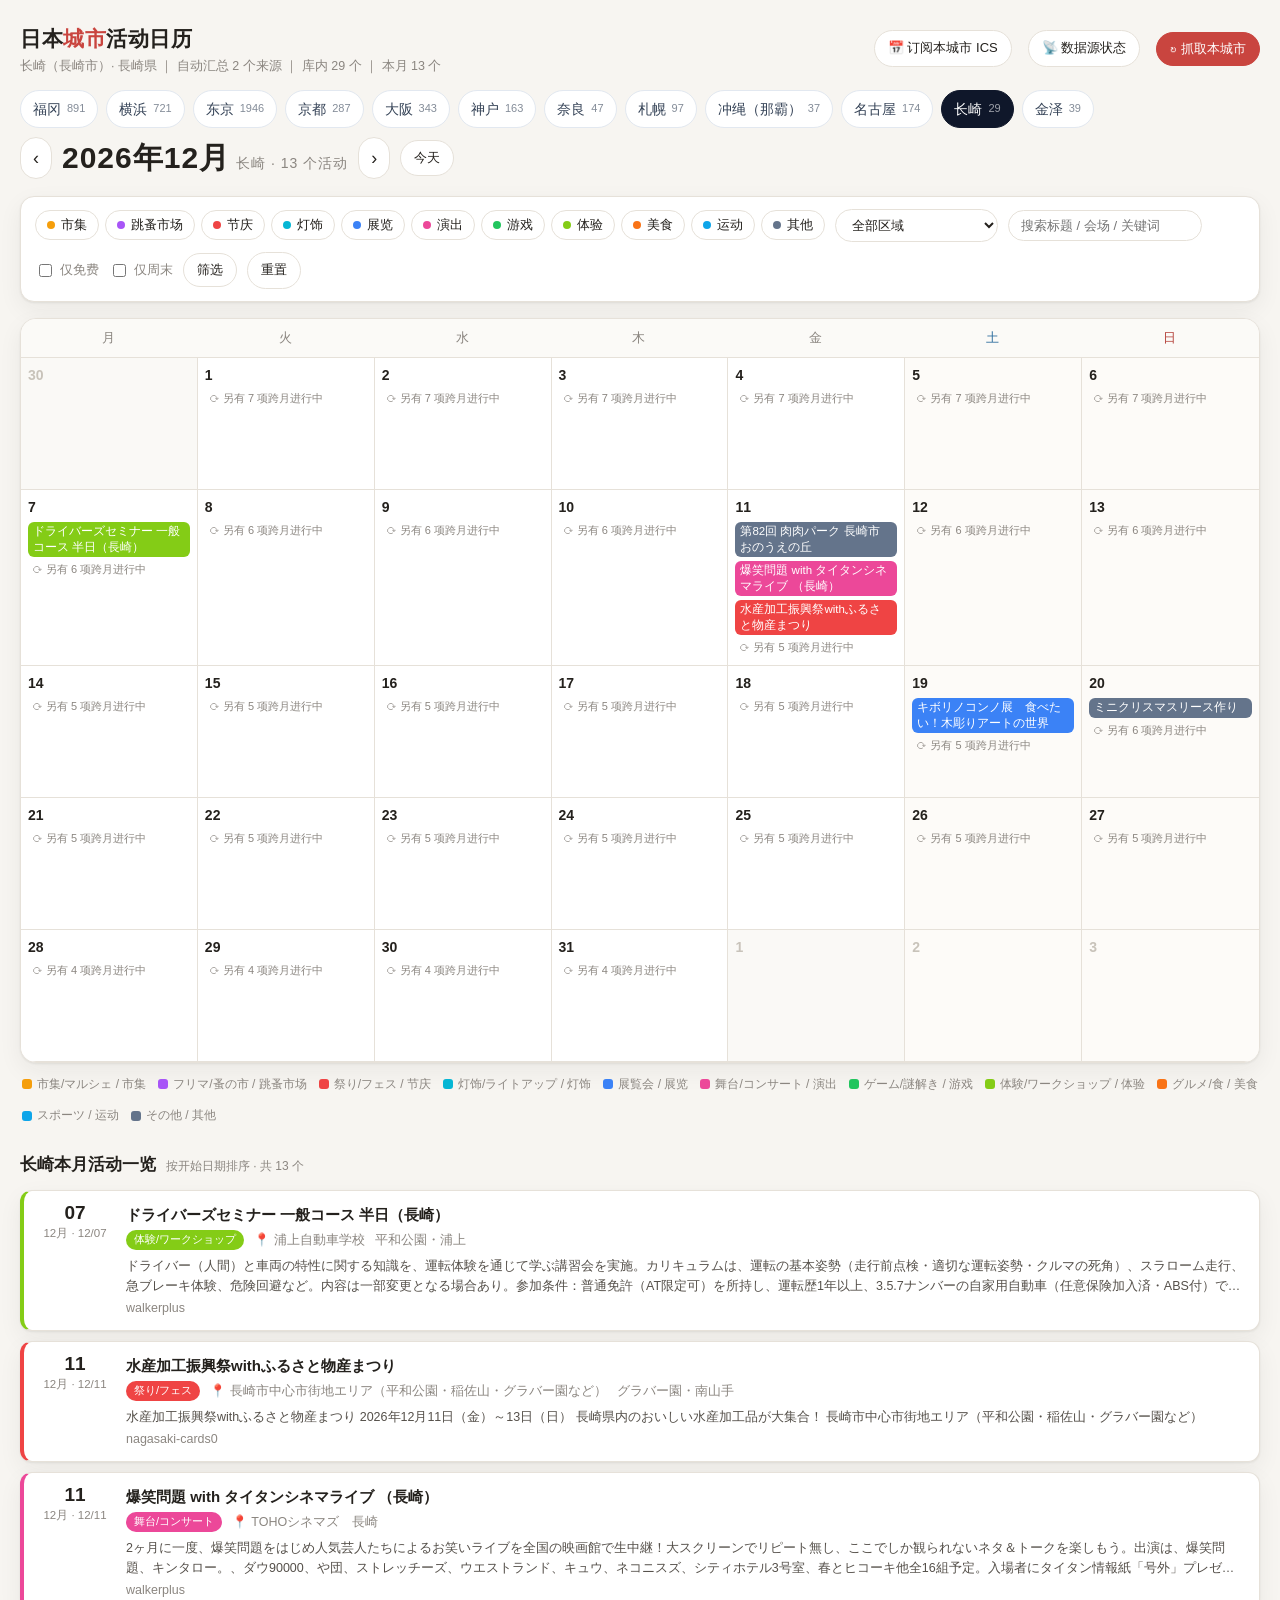
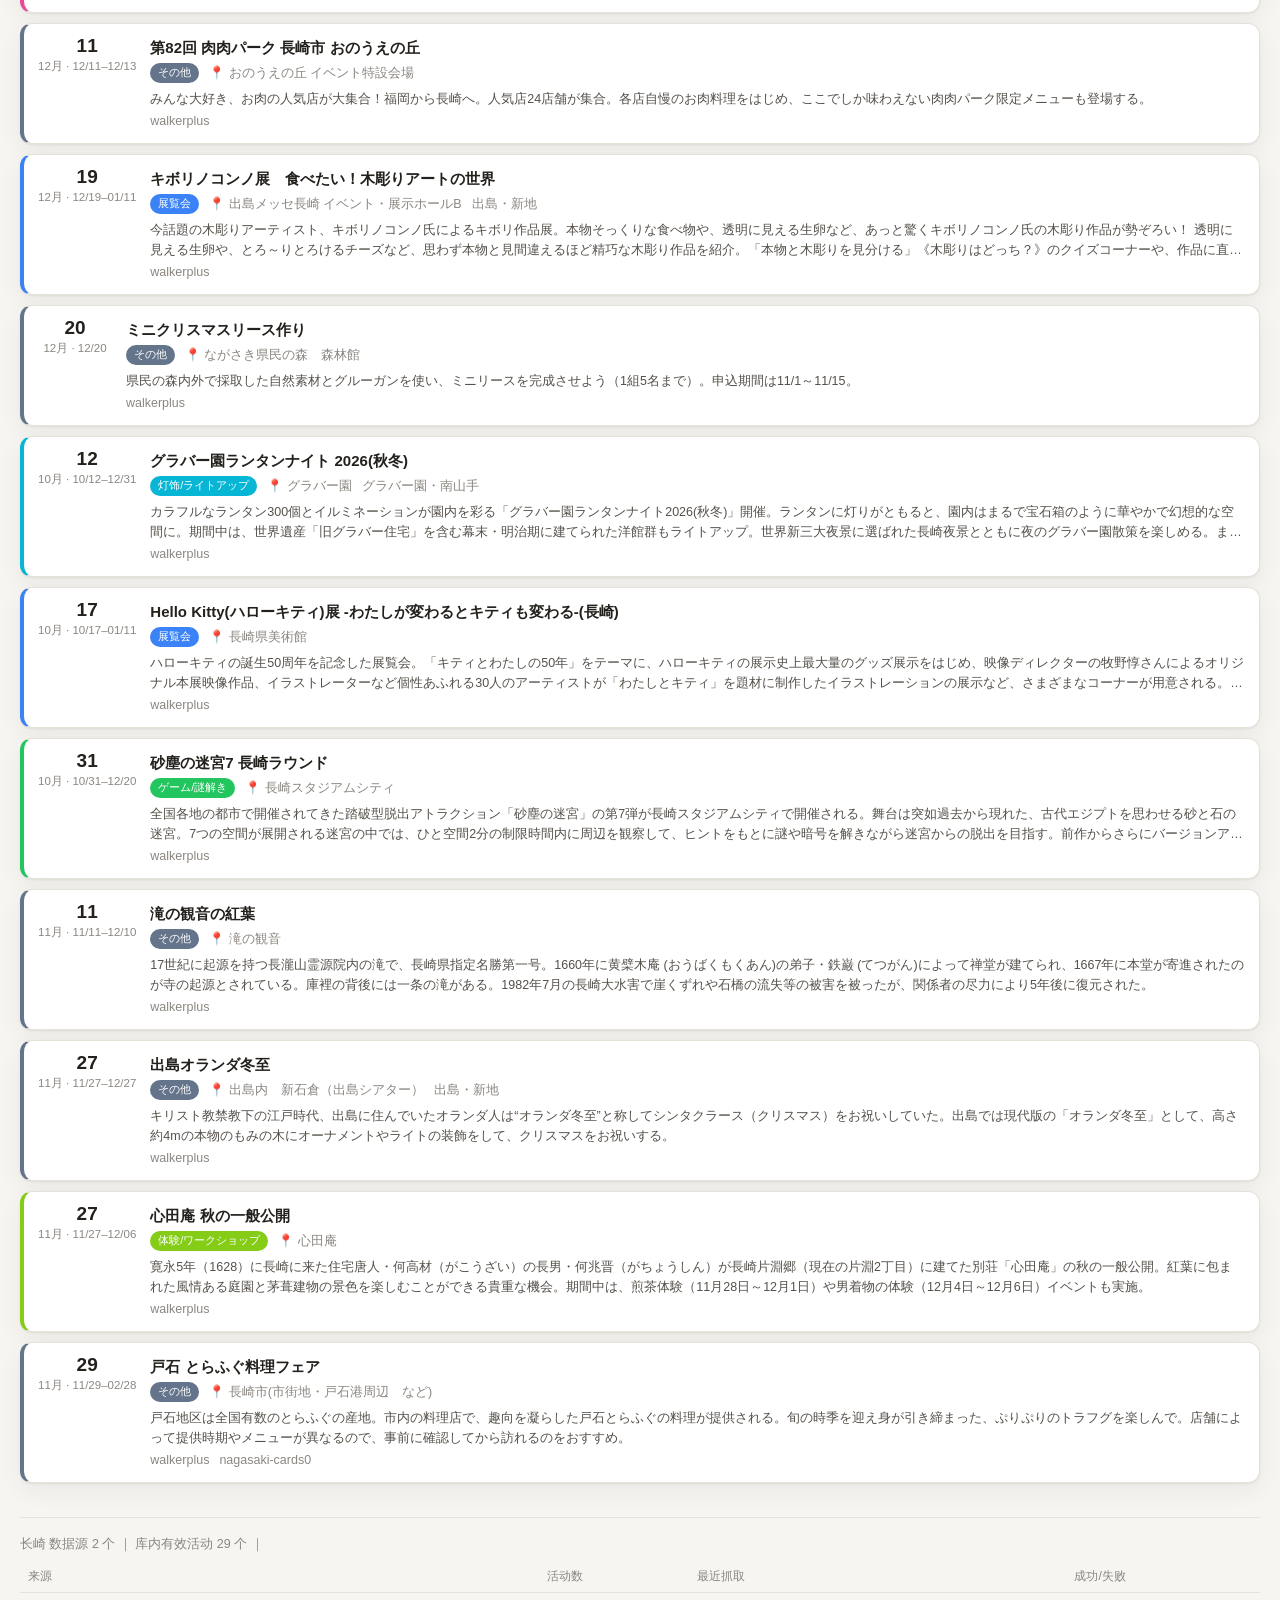
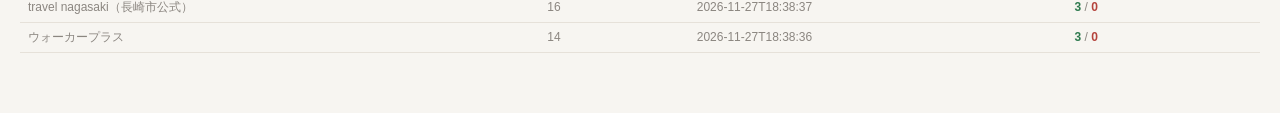
<file: docs/2026-12/nagasaki.html>
<!DOCTYPE html>
<html lang="zh-CN">
<head>
<meta charset="utf-8">
<meta name="viewport" content="width=device-width, initial-scale=1">
<title>2026年12月 · 长崎活动日历 ｜ 日本热门城市</title>
<style>
:root {
  --bg: #f7f5f1;
  --card: #ffffff;
  --ink: #24211d;
  --sub: #8b8680;
  --line: #e6e1d9;
  --accent: #c9453f;
  --shadow: 0 1px 2px rgba(36, 33, 29, .08), 0 8px 24px rgba(36, 33, 29, .06);
}
* { box-sizing: border-box; }
body {
  margin: 0; background: var(--bg); color: var(--ink);
  font-family: -apple-system, BlinkMacSystemFont, "Hiragino Sans", "Noto Sans JP",
    "Microsoft YaHei", "Segoe UI", sans-serif;
  font-size: 14px; line-height: 1.6;
}
a { color: inherit; }
.wrap { max-width: 1280px; margin: 0 auto; padding: 22px 20px 60px; }

header.top { display: flex; align-items: center; gap: 16px; flex-wrap: wrap; margin-bottom: 14px; }
h1 { font-size: 21px; margin: 0; letter-spacing: .5px; }
h1 span { color: var(--accent); }
.meta { color: var(--sub); font-size: 12.5px; }
.spacer { flex: 1; }
.btn {
  border: 1px solid var(--line); background: var(--card); color: var(--ink);
  padding: 7px 13px; border-radius: 999px; font-size: 13px; cursor: pointer;
  text-decoration: none; display: inline-flex; align-items: center; gap: 6px;
}
.btn:hover { border-color: var(--accent); color: var(--accent); }
.btn.primary { background: var(--accent); border-color: var(--accent); color: #fff; }
.btn.primary:hover { filter: brightness(.94); color: #fff; }

.monthbar { display: flex; align-items: center; gap: 10px; margin: 6px 0 14px; }
.monthbar .title { font-size: 30px; font-weight: 700; letter-spacing: 1px; }
.monthbar .title small { font-size: 14px; font-weight: 400; color: var(--sub); margin-left: 6px; }
.arrow { font-size: 18px; padding: 6px 12px; }

form.filters {
  background: var(--card); border: 1px solid var(--line); border-radius: 14px;
  padding: 12px 14px; box-shadow: var(--shadow); margin-bottom: 16px;
  display: flex; flex-wrap: wrap; gap: 10px; align-items: center;
}
.chipset { display: flex; flex-wrap: wrap; gap: 6px; }
.chip {
  border: 1px solid var(--line); border-radius: 999px; padding: 4px 11px; font-size: 12.5px;
  cursor: pointer; user-select: none; background: #fff; display: inline-flex; align-items: center; gap: 6px;
}
.chip input { display: none; }
.chip.on { color: #fff; border-color: transparent; }
.chip .dot { width: 8px; height: 8px; border-radius: 50%; }
select, input[type=search] {
  border: 1px solid var(--line); border-radius: 999px; padding: 7px 12px; font-size: 13px;
  background: #fff; color: var(--ink); outline: none; font-family: inherit;
}
input[type=search] { min-width: 190px; }
label.check { display: inline-flex; gap: 5px; align-items: center; font-size: 13px; color: var(--sub); }

.calendar { background: var(--card); border: 1px solid var(--line); border-radius: 16px; box-shadow: var(--shadow);
  overflow-x: auto; overflow-y: hidden; -webkit-overflow-scrolling: touch; }
.weekhead { display: grid; grid-template-columns: repeat(7, minmax(0, 1fr)); background: #fbfaf7; border-bottom: 1px solid var(--line); }
.weekhead div { padding: 9px 0; text-align: center; font-size: 12.5px; color: var(--sub); letter-spacing: 2px; }
.weekhead div:nth-child(6) { color: #2f6f9f; }
.weekhead div:nth-child(7) { color: #b5433c; }
.grid { display: grid; grid-template-columns: repeat(7, minmax(0, 1fr)); }
.cell {
  min-height: 132px; border-right: 1px solid var(--line); border-bottom: 1px solid var(--line);
  padding: 6px 7px 8px; display: flex; flex-direction: column; gap: 4px; background: #fff;
}
.cell:nth-child(7n) { border-right: 0; }
.cell.out { background: #faf9f6; }
.cell.weekend { background: #fdfbf8; }
.cell.today { background: #fff6ee; box-shadow: inset 0 0 0 2px #f0c8a8; }
.dnum { font-size: 12px; color: var(--sub); display: flex; justify-content: space-between; align-items: center; }
.dnum b { font-size: 14px; color: var(--ink); font-weight: 600; }
.cell.out .dnum b { color: #c8c3ba; }
.cell.today .dnum b { color: var(--accent); }

.ev {
  border-radius: 6px; padding: 2px 5px; font-size: 11.5px; line-height: 1.35;
  color: #fff; text-decoration: none; display: block;
  overflow: hidden; text-overflow: ellipsis; display: -webkit-box;
  -webkit-line-clamp: 3; -webkit-box-orient: vertical;
}
.ev .t { opacity: .92; font-variant-numeric: tabular-nums; margin-right: 3px; }
.more { font-size: 11px; color: var(--sub); padding-left: 4px; }

.legend { display: flex; flex-wrap: wrap; gap: 12px; margin: 12px 2px 26px; font-size: 12px; color: var(--sub); }
.legend span { display: inline-flex; align-items: center; gap: 5px; }
.legend i { width: 10px; height: 10px; border-radius: 3px; display: inline-block; }

.section-title { display: flex; align-items: baseline; gap: 10px; margin: 8px 0 12px; }
.section-title h2 { font-size: 17px; margin: 0; }
.section-title .meta { font-size: 12px; }

.list { display: flex; flex-direction: column; gap: 10px; }
.item {
  background: var(--card); border: 1px solid var(--line); border-left: 4px solid #ccc;
  border-radius: 12px; padding: 12px 14px; display: flex; gap: 14px; box-shadow: var(--shadow);
}
.item .datecol { min-width: 74px; text-align: center; }
.item .datecol .d { font-size: 19px; font-weight: 700; line-height: 1.1; }
.item .datecol .m { font-size: 11.5px; color: var(--sub); }
.item .body { flex: 1; min-width: 0; }
.item .t { font-size: 15px; font-weight: 600; margin-bottom: 3px; }
.item .t a { text-decoration: none; }
.item .t a:hover { text-decoration: underline; }
.item .line { font-size: 12.5px; color: var(--sub); display: flex; flex-wrap: wrap; gap: 10px; margin-top: 2px; }
.item .desc { font-size: 12.5px; color: #55504a; margin-top: 6px; display: -webkit-box; -webkit-line-clamp: 2; -webkit-box-orient: vertical; overflow: hidden; }
.badge { font-size: 11px; padding: 1px 8px; border-radius: 999px; color: #fff; }

footer.stats { margin-top: 34px; border-top: 1px solid var(--line); padding-top: 16px; color: var(--sub); font-size: 12.5px; }
footer.stats table { width: 100%; border-collapse: collapse; margin-top: 8px; font-size: 12px; }
footer.stats th, footer.stats td { text-align: left; padding: 5px 8px; border-bottom: 1px solid var(--line); }
footer.stats th { color: var(--sub); font-weight: 500; }
.ok { color: #2f7a4f; font-weight: 600; }
.bad { color: #b5433c; font-weight: 600; }
@media (max-width: 760px) {
  .wrap { padding: 14px 12px 40px; }
  header.top { gap: 10px; }
  h1 { font-size: 18px; }
  .monthbar { flex-wrap: wrap; gap: 8px; }
  .monthbar .title { font-size: 20px; }
  .filters { padding: 10px; gap: 8px; }
  .btn { font-size: 12px; padding: 6px 10px; }
  .monthbar .btn.arrow { padding: 6px 10px; }
  input[type=search] { min-width: 0; flex: 1 1 100%; }
  /* 周历在手机上横向滑动查看，不再被裁掉右半部分 */
  .grid, .weekhead { min-width: 700px; }
  .cell { min-height: 96px; padding: 4px 5px; }
  .ev { font-size: 10.5px; -webkit-line-clamp: 2; word-break: break-word; }
  .more { font-size: 10px; }
  .legend { font-size: 11px; gap: 8px; }
  .item { padding: 10px 12px; gap: 10px; }
  .item .datecol { min-width: 46px; }
  .item .datecol .d { font-size: 16px; }
  .item .t { font-size: 14px; }
  footer.stats table { font-size: 11px; }
  .swipe-hint { display: block; }
}
.swipe-hint { display: none; font-size: 11.5px; color: var(--sub); margin: 8px 2px 0; }

/* ---- 城市切换标签 ---- */
.citytabs{display:flex;flex-wrap:wrap;gap:8px;margin:14px 0 6px}
.citytab{display:flex;align-items:center;gap:6px;padding:7px 12px;border:1px solid #e2e8f0;border-radius:999px;
  background:#fff;color:#334155;font-size:14px;text-decoration:none;transition:all .15s}
.citytab:hover{border-color:#94a3b8;transform:translateY(-1px)}
.citytab.on{background:#0f172a;color:#fff;border-color:#0f172a}
.citytab small{font-size:11px;opacity:.6}

.ev.ongoing{background:#f8fafc !important;color:#475569;font-size:11px}


/* ---- 手机端：日期议程视图（替代 7 列周历） ---- */
.magenda { display: none; }
@media (max-width: 760px) {
  .calendar, .swipe-hint { display: none; }
  .magenda { display: flex; flex-direction: column; gap: 10px; margin-bottom: 18px; }
  .mday { background: var(--card); border: 1px solid var(--line); border-radius: 12px; padding: 10px 12px; box-shadow: var(--shadow); }
  .mday.today { box-shadow: inset 0 0 0 2px #f0c8a8; }
  .mday-h { display: flex; align-items: baseline; gap: 6px; margin-bottom: 6px; color: var(--sub); font-size: 12px; }
  .mday-h b { font-size: 18px; color: var(--ink); font-weight: 700; }
  .mday-h .wd { font-size: 12px; }
  .mday-h em { font-style: normal; margin-left: auto; }
  .mday-h .today-tag { font-style: normal; background: var(--accent); color: #fff; font-size: 11px; padding: 1px 7px; border-radius: 999px; }
  .mday-body { display: flex; flex-direction: column; gap: 5px; }
  .mitem { display: grid; grid-template-columns: 8px 1fr; column-gap: 7px; align-items: start; text-decoration: none;
    border-radius: 8px; padding: 6px 8px; background: #faf9f6; }
  .mitem i { width: 8px; height: 8px; border-radius: 50%; margin-top: 4px; }
  .mitem .mt { font-size: 13px; line-height: 1.4; color: var(--ink); overflow-wrap: anywhere; }
  .mitem .mv { grid-column: 2; font-size: 11px; color: var(--sub); overflow-wrap: anywhere; }
}


/* ---- 手机端防横向溢出（兜底） ---- */
@media (max-width: 760px) {
  html, body { max-width: 100%; overflow-x: hidden; }
  .wrap { width: 100%; }
  header.top > div, header.top .meta, .monthbar, .filters, .citytabs, .mday, .mitem, .item, .item .body,
  .mday-h, .mitem .mt, .mitem .mv { min-width: 0; max-width: 100%; }
  .meta, .mday-h, .mitem .mv { white-space: normal; overflow-wrap: anywhere; word-break: break-word; }
  header.top > div { flex: 1 1 240px; }
  .citytab { max-width: 46vw; }
  .citytab span, .citytab { overflow-wrap: anywhere; }
}

</style>
<link rel="alternate" type="text/calendar" href="/calendar.ics?city=nagasaki">
</head>
<body>
<div class="wrap">

<header class="top">
  <div>
    <h1>日本<span>城市</span>活动日历</h1>
    <div class="meta">长崎（長崎市）· 長崎県 ｜ 自动汇总 2 个来源 ｜ 库内 29 个 ｜ 本月 13 个</div>
  </div>
  <div class="spacer"></div>
  <a class="btn" href="/calendar.ics?city=nagasaki">📅 订阅本城市 ICS</a>
  <a class="btn" href="/sources?city=nagasaki">📡 数据源状态</a>
  <button class="btn primary" id="refreshBtn" onclick="doRefresh()">↻ 抓取本城市</button>
</header>

<nav class="citytabs">
  
  <a class="citytab " href="/?city=fukuoka&month=2026-12">
    福冈<small>891</small>
  </a>
  
  <a class="citytab " href="/?city=yokohama&month=2026-12">
    横浜<small>721</small>
  </a>
  
  <a class="citytab " href="/?city=tokyo&month=2026-12">
    东京<small>1946</small>
  </a>
  
  <a class="citytab " href="/?city=kyoto&month=2026-12">
    京都<small>287</small>
  </a>
  
  <a class="citytab " href="/?city=osaka&month=2026-12">
    大阪<small>343</small>
  </a>
  
  <a class="citytab " href="/?city=kobe&month=2026-12">
    神户<small>163</small>
  </a>
  
  <a class="citytab " href="/?city=nara&month=2026-12">
    奈良<small>47</small>
  </a>
  
  <a class="citytab " href="/?city=sapporo&month=2026-12">
    札幌<small>97</small>
  </a>
  
  <a class="citytab " href="/?city=okinawa&month=2026-12">
    冲绳（那霸）<small>37</small>
  </a>
  
  <a class="citytab " href="/?city=nagoya&month=2026-12">
    名古屋<small>174</small>
  </a>
  
  <a class="citytab on" href="/?city=nagasaki&month=2026-12">
    长崎<small>29</small>
  </a>
  
  <a class="citytab " href="/?city=kanazawa&month=2026-12">
    金泽<small>39</small>
  </a>
  
</nav>

<div class="monthbar">
  <a class="btn arrow" href="/?city=nagasaki&month=2026-11">‹</a>
  <div class="title">2026年12月<small>长崎 · 13 个活动</small></div>
  <a class="btn arrow" href="/?city=nagasaki&month=2027-01">›</a>
  <a class="btn" href="/?city=nagasaki&month=2026-11">今天</a>
  
</div>

<form class="filters" method="get" action="/">
  <input type="hidden" name="month" value="2026-12">
  <input type="hidden" name="city" value="nagasaki">
  <div class="chipset">
    
    <label class="chip "
           >
      <input type="checkbox" name="cat" value="market" 
             onchange="this.form.submit()">
      <span class="dot" style="background:#f59e0b"></span>市集
    </label>
    
    <label class="chip "
           >
      <input type="checkbox" name="cat" value="flea" 
             onchange="this.form.submit()">
      <span class="dot" style="background:#a855f7"></span>跳蚤市场
    </label>
    
    <label class="chip "
           >
      <input type="checkbox" name="cat" value="festival" 
             onchange="this.form.submit()">
      <span class="dot" style="background:#ef4444"></span>节庆
    </label>
    
    <label class="chip "
           >
      <input type="checkbox" name="cat" value="illumination" 
             onchange="this.form.submit()">
      <span class="dot" style="background:#06b6d4"></span>灯饰
    </label>
    
    <label class="chip "
           >
      <input type="checkbox" name="cat" value="exhibition" 
             onchange="this.form.submit()">
      <span class="dot" style="background:#3b82f6"></span>展览
    </label>
    
    <label class="chip "
           >
      <input type="checkbox" name="cat" value="performance" 
             onchange="this.form.submit()">
      <span class="dot" style="background:#ec4899"></span>演出
    </label>
    
    <label class="chip "
           >
      <input type="checkbox" name="cat" value="game" 
             onchange="this.form.submit()">
      <span class="dot" style="background:#22c55e"></span>游戏
    </label>
    
    <label class="chip "
           >
      <input type="checkbox" name="cat" value="workshop" 
             onchange="this.form.submit()">
      <span class="dot" style="background:#84cc16"></span>体验
    </label>
    
    <label class="chip "
           >
      <input type="checkbox" name="cat" value="food" 
             onchange="this.form.submit()">
      <span class="dot" style="background:#f97316"></span>美食
    </label>
    
    <label class="chip "
           >
      <input type="checkbox" name="cat" value="sports" 
             onchange="this.form.submit()">
      <span class="dot" style="background:#0ea5e9"></span>运动
    </label>
    
    <label class="chip "
           >
      <input type="checkbox" name="cat" value="other" 
             onchange="this.form.submit()">
      <span class="dot" style="background:#64748b"></span>其他
    </label>
    
  </div>
  <select name="area" onchange="this.form.submit()">
    <option value="">全部区域</option>
    
    <option value="出島・新地" >出島・新地</option>
    
    <option value="グラバー園・南山手" >グラバー園・南山手</option>
    
    <option value="平和公園・浦上" >平和公園・浦上</option>
    
  </select>
  <input type="search" name="q" value="" placeholder="搜索标题 / 会场 / 关键词">
  <label class="check"><input type="checkbox" name="free" value="1" 
         onchange="this.form.submit()">仅免费</label>
  <label class="check"><input type="checkbox" name="weekend" value="1" 
         onchange="this.form.submit()">仅周末</label>
  <button class="btn" type="submit">筛选</button>
  <a class="btn" href="/?city=nagasaki&month=2026-12">重置</a>
</form>

<div class="calendar">
  <div class="weekhead">
    <div>月</div><div>火</div><div>水</div><div>木</div><div>金</div><div>土</div><div>日</div>
  </div>
  <div class="grid">
    
    <div class="cell out  ">
      <div class="dnum"><b>30</b></div>
      
      
      
    </div>
    
    <div class="cell   ">
      <div class="dnum"><b>1</b></div>
      
      
      
      <span class="more">⟳ 另有 7 项跨月进行中</span>
      
    </div>
    
    <div class="cell   ">
      <div class="dnum"><b>2</b></div>
      
      
      
      <span class="more">⟳ 另有 7 项跨月进行中</span>
      
    </div>
    
    <div class="cell   ">
      <div class="dnum"><b>3</b></div>
      
      
      
      <span class="more">⟳ 另有 7 项跨月进行中</span>
      
    </div>
    
    <div class="cell   ">
      <div class="dnum"><b>4</b></div>
      
      
      
      <span class="more">⟳ 另有 7 项跨月进行中</span>
      
    </div>
    
    <div class="cell  weekend ">
      <div class="dnum"><b>5</b></div>
      
      
      
      <span class="more">⟳ 另有 7 项跨月进行中</span>
      
    </div>
    
    <div class="cell  weekend ">
      <div class="dnum"><b>6</b></div>
      
      
      
      <span class="more">⟳ 另有 7 项跨月进行中</span>
      
    </div>
    
    <div class="cell   ">
      <div class="dnum"><b>7</b></div>
      
      <a class="ev" href="https://jaf.or.jp/common/area/2026/kyushu/nagasaki/seminars/drivers-seminar-general-course/1207" target="_blank" rel="noopener"
         style="background:#84cc16" title="ドライバーズセミナー 一般コース 半日（長崎） ｜ 浦上自動車学校 ｜ 12/07">
        ドライバーズセミナー 一般コース 半日（長崎）
      </a>
      
      
      
      <span class="more">⟳ 另有 6 项跨月进行中</span>
      
    </div>
    
    <div class="cell   ">
      <div class="dnum"><b>8</b></div>
      
      
      
      <span class="more">⟳ 另有 6 项跨月进行中</span>
      
    </div>
    
    <div class="cell   ">
      <div class="dnum"><b>9</b></div>
      
      
      
      <span class="more">⟳ 另有 6 项跨月进行中</span>
      
    </div>
    
    <div class="cell   ">
      <div class="dnum"><b>10</b></div>
      
      
      
      <span class="more">⟳ 另有 6 项跨月进行中</span>
      
    </div>
    
    <div class="cell   ">
      <div class="dnum"><b>11</b></div>
      
      <a class="ev" href="https://www.instagram.com/sunao_tokimatsu/" target="_blank" rel="noopener"
         style="background:#64748b" title="第82回 肉肉パーク 長崎市 おのうえの丘 ｜ おのうえの丘 イベント特設会場 ｜ 12/11–12/13">
        第82回 肉肉パーク 長崎市 おのうえの丘
      </a>
      
      <a class="ev" href="https://www.titan-net.co.jp/" target="_blank" rel="noopener"
         style="background:#ec4899" title="爆笑問題 with タイタンシネマライブ （長崎） ｜ TOHOシネマズ　長崎 ｜ 12/11">
        爆笑問題 with タイタンシネマライブ （長崎）
      </a>
      
      <a class="ev" href="https://www.at-nagasaki.jp/event/65417" target="_blank" rel="noopener"
         style="background:#ef4444" title="水産加工振興祭withふるさと物産まつり ｜ 長崎市中心市街地エリア（平和公園・稲佐山・グラバー園など） ｜ 12/11">
        水産加工振興祭withふるさと物産まつり
      </a>
      
      
      
      <span class="more">⟳ 另有 5 项跨月进行中</span>
      
    </div>
    
    <div class="cell  weekend ">
      <div class="dnum"><b>12</b></div>
      
      
      
      <span class="more">⟳ 另有 6 项跨月进行中</span>
      
    </div>
    
    <div class="cell  weekend ">
      <div class="dnum"><b>13</b></div>
      
      
      
      <span class="more">⟳ 另有 6 项跨月进行中</span>
      
    </div>
    
    <div class="cell   ">
      <div class="dnum"><b>14</b></div>
      
      
      
      <span class="more">⟳ 另有 5 项跨月进行中</span>
      
    </div>
    
    <div class="cell   ">
      <div class="dnum"><b>15</b></div>
      
      
      
      <span class="more">⟳ 另有 5 项跨月进行中</span>
      
    </div>
    
    <div class="cell   ">
      <div class="dnum"><b>16</b></div>
      
      
      
      <span class="more">⟳ 另有 5 项跨月进行中</span>
      
    </div>
    
    <div class="cell   ">
      <div class="dnum"><b>17</b></div>
      
      
      
      <span class="more">⟳ 另有 5 项跨月进行中</span>
      
    </div>
    
    <div class="cell   ">
      <div class="dnum"><b>18</b></div>
      
      
      
      <span class="more">⟳ 另有 5 项跨月进行中</span>
      
    </div>
    
    <div class="cell  weekend ">
      <div class="dnum"><b>19</b></div>
      
      <a class="ev" href="https://www.nib.jp/nib_nagasaki/kiborinokonno/" target="_blank" rel="noopener"
         style="background:#3b82f6" title="キボリノコンノ展　食べたい！木彫りアートの世界 ｜ 出島メッセ長崎 イベント・展示ホールB ｜ 12/19–01/11">
        キボリノコンノ展　食べたい！木彫りアートの世界
      </a>
      
      
      
      <span class="more">⟳ 另有 5 项跨月进行中</span>
      
    </div>
    
    <div class="cell  weekend ">
      <div class="dnum"><b>20</b></div>
      
      <a class="ev" href="https://n-kenmori.jp/events/" target="_blank" rel="noopener"
         style="background:#64748b" title="ミニクリスマスリース作り ｜ ながさき県民の森　森林館 ｜ 12/20">
        ミニクリスマスリース作り
      </a>
      
      
      
      <span class="more">⟳ 另有 6 项跨月进行中</span>
      
    </div>
    
    <div class="cell   ">
      <div class="dnum"><b>21</b></div>
      
      
      
      <span class="more">⟳ 另有 5 项跨月进行中</span>
      
    </div>
    
    <div class="cell   ">
      <div class="dnum"><b>22</b></div>
      
      
      
      <span class="more">⟳ 另有 5 项跨月进行中</span>
      
    </div>
    
    <div class="cell   ">
      <div class="dnum"><b>23</b></div>
      
      
      
      <span class="more">⟳ 另有 5 项跨月进行中</span>
      
    </div>
    
    <div class="cell   ">
      <div class="dnum"><b>24</b></div>
      
      
      
      <span class="more">⟳ 另有 5 项跨月进行中</span>
      
    </div>
    
    <div class="cell   ">
      <div class="dnum"><b>25</b></div>
      
      
      
      <span class="more">⟳ 另有 5 项跨月进行中</span>
      
    </div>
    
    <div class="cell  weekend ">
      <div class="dnum"><b>26</b></div>
      
      
      
      <span class="more">⟳ 另有 5 项跨月进行中</span>
      
    </div>
    
    <div class="cell  weekend ">
      <div class="dnum"><b>27</b></div>
      
      
      
      <span class="more">⟳ 另有 5 项跨月进行中</span>
      
    </div>
    
    <div class="cell   ">
      <div class="dnum"><b>28</b></div>
      
      
      
      <span class="more">⟳ 另有 4 项跨月进行中</span>
      
    </div>
    
    <div class="cell   ">
      <div class="dnum"><b>29</b></div>
      
      
      
      <span class="more">⟳ 另有 4 项跨月进行中</span>
      
    </div>
    
    <div class="cell   ">
      <div class="dnum"><b>30</b></div>
      
      
      
      <span class="more">⟳ 另有 4 项跨月进行中</span>
      
    </div>
    
    <div class="cell   ">
      <div class="dnum"><b>31</b></div>
      
      
      
      <span class="more">⟳ 另有 4 项跨月进行中</span>
      
    </div>
    
    <div class="cell out  ">
      <div class="dnum"><b>1</b></div>
      
      
      
    </div>
    
    <div class="cell out weekend ">
      <div class="dnum"><b>2</b></div>
      
      
      
    </div>
    
    <div class="cell out weekend ">
      <div class="dnum"><b>3</b></div>
      
      
      
    </div>
    
  </div>
</div>
<p class="swipe-hint">← 左右滑动可查看整周 7 天 →</p>

<div class="magenda">
  
  <div class="mday">
    <div class="mday-h">
      <b>7</b>
      <span class="wd">一</span>
      <em>1 项</em>
      
    </div>
    <div class="mday-body">
      
      <a class="mitem" href="https://jaf.or.jp/common/area/2026/kyushu/nagasaki/seminars/drivers-seminar-general-course/1207" target="_blank" rel="noopener">
        <i style="background:#84cc16"></i>
        <span class="mt">ドライバーズセミナー 一般コース 半日（長崎）</span>
        <span class="mv">浦上自動車学校</span>
      </a>
      
      
    </div>
  </div>
  
  <div class="mday">
    <div class="mday-h">
      <b>11</b>
      <span class="wd">五</span>
      <em>3 项</em>
      
    </div>
    <div class="mday-body">
      
      <a class="mitem" href="https://www.instagram.com/sunao_tokimatsu/" target="_blank" rel="noopener">
        <i style="background:#64748b"></i>
        <span class="mt">第82回 肉肉パーク 長崎市 おのうえの丘</span>
        <span class="mv">おのうえの丘 イベント特設会場</span>
      </a>
      
      <a class="mitem" href="https://www.titan-net.co.jp/" target="_blank" rel="noopener">
        <i style="background:#ec4899"></i>
        <span class="mt">爆笑問題 with タイタンシネマライブ （長崎）</span>
        <span class="mv">TOHOシネマズ　長崎</span>
      </a>
      
      <a class="mitem" href="https://www.at-nagasaki.jp/event/65417" target="_blank" rel="noopener">
        <i style="background:#ef4444"></i>
        <span class="mt">水産加工振興祭withふるさと物産まつり</span>
        <span class="mv">長崎市中心市街地エリア（平和公園・稲佐山・グラバー園など）</span>
      </a>
      
      
    </div>
  </div>
  
  <div class="mday">
    <div class="mday-h">
      <b>19</b>
      <span class="wd">六</span>
      <em>1 项</em>
      
    </div>
    <div class="mday-body">
      
      <a class="mitem" href="https://www.nib.jp/nib_nagasaki/kiborinokonno/" target="_blank" rel="noopener">
        <i style="background:#3b82f6"></i>
        <span class="mt">キボリノコンノ展　食べたい！木彫りアートの世界</span>
        <span class="mv">出島メッセ長崎 イベント・展示ホールB</span>
      </a>
      
      
    </div>
  </div>
  
  <div class="mday">
    <div class="mday-h">
      <b>20</b>
      <span class="wd">日</span>
      <em>1 项</em>
      
    </div>
    <div class="mday-body">
      
      <a class="mitem" href="https://n-kenmori.jp/events/" target="_blank" rel="noopener">
        <i style="background:#64748b"></i>
        <span class="mt">ミニクリスマスリース作り</span>
        <span class="mv">ながさき県民の森　森林館</span>
      </a>
      
      
    </div>
  </div>
  
</div>

<div class="legend">
  
  <span><i style="background:#f59e0b"></i>市集/マルシェ / 市集</span>
  
  <span><i style="background:#a855f7"></i>フリマ/蚤の市 / 跳蚤市场</span>
  
  <span><i style="background:#ef4444"></i>祭り/フェス / 节庆</span>
  
  <span><i style="background:#06b6d4"></i>灯饰/ライトアップ / 灯饰</span>
  
  <span><i style="background:#3b82f6"></i>展覧会 / 展览</span>
  
  <span><i style="background:#ec4899"></i>舞台/コンサート / 演出</span>
  
  <span><i style="background:#22c55e"></i>ゲーム/謎解き / 游戏</span>
  
  <span><i style="background:#84cc16"></i>体験/ワークショップ / 体验</span>
  
  <span><i style="background:#f97316"></i>グルメ/食 / 美食</span>
  
  <span><i style="background:#0ea5e9"></i>スポーツ / 运动</span>
  
  <span><i style="background:#64748b"></i>その他 / 其他</span>
  
</div>

<div class="section-title">
  <h2>长崎本月活动一览</h2>
  <span class="meta">按开始日期排序 · 共 13 个</span>
</div>

<div class="list">
  
  <div class="item" style="border-left-color:#84cc16">
    <div class="datecol">
      <div class="d">07</div>
      <div class="m">12月 · 12/07</div>
    </div>
    <div class="body">
      <div class="t"><a href="https://jaf.or.jp/common/area/2026/kyushu/nagasaki/seminars/drivers-seminar-general-course/1207" target="_blank" rel="noopener">ドライバーズセミナー 一般コース 半日（長崎）</a></div>
      <div class="line">
        <span class="badge" style="background:#84cc16">体験/ワークショップ</span>
        <span>📍 浦上自動車学校</span>
        <span>平和公園・浦上</span>
        
        
      </div>
      <div class="desc">ドライバー（人間）と車両の特性に関する知識を、運転体験を通じて学ぶ講習会を実施。カリキュラムは、運転の基本姿勢（走行前点検・適切な運転姿勢・クルマの死角）、スラローム走行、急ブレーキ体験、危険回避など。内容は一部変更となる場合あり。参加条件：普通免許（AT限定可）を所持し、運転歴1年以上、3.5.7ナンバーの自家用自動車（任意保険加入済・ABS付）で参加可能な人。</div>
      <div class="line">
        <span>walkerplus</span>
      </div>
    </div>
  </div>
  
  <div class="item" style="border-left-color:#ef4444">
    <div class="datecol">
      <div class="d">11</div>
      <div class="m">12月 · 12/11</div>
    </div>
    <div class="body">
      <div class="t"><a href="https://www.at-nagasaki.jp/event/65417" target="_blank" rel="noopener">水産加工振興祭withふるさと物産まつり</a></div>
      <div class="line">
        <span class="badge" style="background:#ef4444">祭り/フェス</span>
        <span>📍 長崎市中心市街地エリア（平和公園・稲佐山・グラバー園など）</span>
        <span>グラバー園・南山手</span>
        
        
      </div>
      <div class="desc">水産加工振興祭withふるさと物産まつり 2026年12月11日（金）～13日（日） 長崎県内のおいしい水産加工品が大集合！ 長崎市中心市街地エリア（平和公園・稲佐山・グラバー園など）</div>
      <div class="line">
        <span>nagasaki-cards0</span>
      </div>
    </div>
  </div>
  
  <div class="item" style="border-left-color:#ec4899">
    <div class="datecol">
      <div class="d">11</div>
      <div class="m">12月 · 12/11</div>
    </div>
    <div class="body">
      <div class="t"><a href="https://www.titan-net.co.jp/" target="_blank" rel="noopener">爆笑問題 with タイタンシネマライブ （長崎）</a></div>
      <div class="line">
        <span class="badge" style="background:#ec4899">舞台/コンサート</span>
        <span>📍 TOHOシネマズ　長崎</span>
        
        
        
      </div>
      <div class="desc">2ヶ月に一度、爆笑問題をはじめ人気芸人たちによるお笑いライブを全国の映画館で生中継！大スクリーンでリピート無し、ここでしか観られないネタ＆トークを楽しもう。出演は、爆笑問題、キンタロー。、ダウ90000、や団、ストレッチーズ、ウエストランド、キュウ、ネコニスズ、シティホテル3号室、春とヒコーキ他全16組予定。入場者にタイタン情報紙「号外」プレゼント。金曜夜、映画館でポップコーン片手に大爆笑しよう！</div>
      <div class="line">
        <span>walkerplus</span>
      </div>
    </div>
  </div>
  
  <div class="item" style="border-left-color:#64748b">
    <div class="datecol">
      <div class="d">11</div>
      <div class="m">12月 · 12/11–12/13</div>
    </div>
    <div class="body">
      <div class="t"><a href="https://www.instagram.com/sunao_tokimatsu/" target="_blank" rel="noopener">第82回 肉肉パーク 長崎市 おのうえの丘</a></div>
      <div class="line">
        <span class="badge" style="background:#64748b">その他</span>
        <span>📍 おのうえの丘 イベント特設会場</span>
        
        
        
      </div>
      <div class="desc">みんな大好き、お肉の人気店が大集合！福岡から長崎へ。人気店24店舗が集合。各店自慢のお肉料理をはじめ、ここでしか味わえない肉肉パーク限定メニューも登場する。</div>
      <div class="line">
        <span>walkerplus</span>
      </div>
    </div>
  </div>
  
  <div class="item" style="border-left-color:#3b82f6">
    <div class="datecol">
      <div class="d">19</div>
      <div class="m">12月 · 12/19–01/11</div>
    </div>
    <div class="body">
      <div class="t"><a href="https://www.nib.jp/nib_nagasaki/kiborinokonno/" target="_blank" rel="noopener">キボリノコンノ展　食べたい！木彫りアートの世界</a></div>
      <div class="line">
        <span class="badge" style="background:#3b82f6">展覧会</span>
        <span>📍 出島メッセ長崎 イベント・展示ホールB</span>
        <span>出島・新地</span>
        
        
      </div>
      <div class="desc">今話題の木彫りアーティスト、キボリノコンノ氏によるキボリ作品展。本物そっくりな食べ物や、透明に見える生卵など、あっと驚くキボリノコンノ氏の木彫り作品が勢ぞろい！ 透明に見える生卵や、とろ～りとろけるチーズなど、思わず本物と見間違えるほど精巧な木彫り作品を紹介。「本物と木彫りを見分ける」《木彫りはどっち？》のクイズコーナーや、作品に直接触れて楽しめるコーナーも。世代問わず楽しめる。</div>
      <div class="line">
        <span>walkerplus</span>
      </div>
    </div>
  </div>
  
  <div class="item" style="border-left-color:#64748b">
    <div class="datecol">
      <div class="d">20</div>
      <div class="m">12月 · 12/20</div>
    </div>
    <div class="body">
      <div class="t"><a href="https://n-kenmori.jp/events/" target="_blank" rel="noopener">ミニクリスマスリース作り</a></div>
      <div class="line">
        <span class="badge" style="background:#64748b">その他</span>
        <span>📍 ながさき県民の森　森林館</span>
        
        
        
      </div>
      <div class="desc">県民の森内外で採取した自然素材とグルーガンを使い、ミニリースを完成させよう（1組5名まで）。申込期間は11/1～11/15。</div>
      <div class="line">
        <span>walkerplus</span>
      </div>
    </div>
  </div>
  
  <div class="item" style="border-left-color:#06b6d4">
    <div class="datecol">
      <div class="d">12</div>
      <div class="m">10月 · 10/12–12/31</div>
    </div>
    <div class="body">
      <div class="t"><a href="https://glover-garden.jp/event-and-news/26562/" target="_blank" rel="noopener">グラバー園ランタンナイト 2026(秋冬)</a></div>
      <div class="line">
        <span class="badge" style="background:#06b6d4">灯饰/ライトアップ</span>
        <span>📍 グラバー園</span>
        <span>グラバー園・南山手</span>
        
        
      </div>
      <div class="desc">カラフルなランタン300個とイルミネーションが園内を彩る「グラバー園ランタンナイト2026(秋冬)」開催。ランタンに灯りがともると、園内はまるで宝石箱のように華やかで幻想的な空間に。期間中は、世界遺産「旧グラバー住宅」を含む幕末・明治期に建てられた洋館群もライトアップ。世界新三大夜景に選ばれた長崎夜景とともに夜のグラバー園散策を楽しめる。また、園内で最も高台にある「旧三菱第2ドックハウス」2階テラスからは、対岸の稲佐山や長崎港を望む絶景も。夕暮れから夜にかけて移り変わる時間帯もお見逃しなく。</div>
      <div class="line">
        <span>walkerplus</span>
      </div>
    </div>
  </div>
  
  <div class="item" style="border-left-color:#3b82f6">
    <div class="datecol">
      <div class="d">17</div>
      <div class="m">10月 · 10/17–01/11</div>
    </div>
    <div class="body">
      <div class="t"><a href="https://www.ktn.co.jp/special/hellokitty/" target="_blank" rel="noopener">Hello Kitty(ハローキティ)展 -わたしが変わるとキティも変わる-(長崎)</a></div>
      <div class="line">
        <span class="badge" style="background:#3b82f6">展覧会</span>
        <span>📍 長崎県美術館</span>
        
        
        
      </div>
      <div class="desc">ハローキティの誕生50周年を記念した展覧会。「キティとわたしの50年」をテーマに、ハローキティの展示史上最大量のグッズ展示をはじめ、映像ディレクターの牧野惇さんによるオリジナル本展映像作品、イラストレーターなど個性あふれる30人のアーティストが「わたしとキティ」を題材に制作したイラストレーションの展示など、さまざまなコーナーが用意される。図録をはじめ、ぬいぐるみやトートバッグといったオリジナルグッズの販売も行われる。</div>
      <div class="line">
        <span>walkerplus</span>
      </div>
    </div>
  </div>
  
  <div class="item" style="border-left-color:#22c55e">
    <div class="datecol">
      <div class="d">31</div>
      <div class="m">10月 · 10/31–12/20</div>
    </div>
    <div class="body">
      <div class="t"><a href="https://sajin.meikyu.net/" target="_blank" rel="noopener">砂塵の迷宮7 長崎ラウンド</a></div>
      <div class="line">
        <span class="badge" style="background:#22c55e">ゲーム/謎解き</span>
        <span>📍 長崎スタジアムシティ</span>
        
        
        
      </div>
      <div class="desc">全国各地の都市で開催されてきた踏破型脱出アトラクション「砂塵の迷宮」の第7弾が長崎スタジアムシティで開催される。舞台は突如過去から現れた、古代エジプトを思わせる砂と石の迷宮。7つの空間が展開される迷宮の中では、ひと空間2分の制限時間内に周辺を観察して、ヒントをもとに謎や暗号を解きながら迷宮からの脱出を目指す。前作からさらにバージョンアップした謎が登場し、完全制覇確率1000分の1と超高難度の謎解きアトラクションを楽しむことができる。</div>
      <div class="line">
        <span>walkerplus</span>
      </div>
    </div>
  </div>
  
  <div class="item" style="border-left-color:#64748b">
    <div class="datecol">
      <div class="d">11</div>
      <div class="m">11月 · 11/11–12/10</div>
    </div>
    <div class="body">
      <div class="t"><a href="https://www.city.nagasaki.lg.jp/shimin/190001/192001/p000536.html" target="_blank" rel="noopener">滝の観音の紅葉</a></div>
      <div class="line">
        <span class="badge" style="background:#64748b">その他</span>
        <span>📍 滝の観音</span>
        
        
        
      </div>
      <div class="desc">17世紀に起源を持つ長瀧山霊源院内の滝で、長崎県指定名勝第一号。1660年に黄檗木庵 (おうばくもくあん)の弟子・鉄巌 (てつがん)によって禅堂が建てられ、1667年に本堂が寄進されたのが寺の起源とされている。庫裡の背後には一条の滝がある。1982年7月の長崎大水害で崖くずれや石橋の流失等の被害を被ったが、関係者の尽力により5年後に復元された。</div>
      <div class="line">
        <span>walkerplus</span>
      </div>
    </div>
  </div>
  
  <div class="item" style="border-left-color:#64748b">
    <div class="datecol">
      <div class="d">27</div>
      <div class="m">11月 · 11/27–12/27</div>
    </div>
    <div class="body">
      <div class="t"><a href="https://www.nagasaki-tabinet.com/event/101461" target="_blank" rel="noopener">出島オランダ冬至</a></div>
      <div class="line">
        <span class="badge" style="background:#64748b">その他</span>
        <span>📍 出島内　新石倉（出島シアター）</span>
        <span>出島・新地</span>
        
        
      </div>
      <div class="desc">キリスト教禁教下の江戸時代、出島に住んでいたオランダ人は“オランダ冬至”と称してシンタクラース（クリスマス）をお祝いしていた。出島では現代版の「オランダ冬至」として、高さ約4mの本物のもみの木にオーナメントやライトの装飾をして、クリスマスをお祝いする。</div>
      <div class="line">
        <span>walkerplus</span>
      </div>
    </div>
  </div>
  
  <div class="item" style="border-left-color:#84cc16">
    <div class="datecol">
      <div class="d">27</div>
      <div class="m">11月 · 11/27–12/06</div>
    </div>
    <div class="body">
      <div class="t"><a href="https://www.city.nagasaki.lg.jp/page/3454.html" target="_blank" rel="noopener">心田庵 秋の一般公開</a></div>
      <div class="line">
        <span class="badge" style="background:#84cc16">体験/ワークショップ</span>
        <span>📍 心田庵</span>
        
        
        
      </div>
      <div class="desc">寛永5年（1628）に長崎に来た住宅唐人・何高材（がこうざい）の長男・何兆晋（がちょうしん）が長崎片淵郷（現在の片淵2丁目）に建てた別荘「心田庵」の秋の一般公開。紅葉に包まれた風情ある庭園と茅葺建物の景色を楽しむことができる貴重な機会。期間中は、煎茶体験（11月28日～12月1日）や男着物の体験（12月4日～12月6日）イベントも実施。</div>
      <div class="line">
        <span>walkerplus</span>
      </div>
    </div>
  </div>
  
  <div class="item" style="border-left-color:#64748b">
    <div class="datecol">
      <div class="d">29</div>
      <div class="m">11月 · 11/29–02/28</div>
    </div>
    <div class="body">
      <div class="t"><a href="https://www.nagasaki-tabinet.com/event/102093" target="_blank" rel="noopener">戸石 とらふぐ料理フェア</a></div>
      <div class="line">
        <span class="badge" style="background:#64748b">その他</span>
        <span>📍 長崎市(市街地・戸石港周辺　など)</span>
        
        
        
      </div>
      <div class="desc">戸石地区は全国有数のとらふぐの産地。市内の料理店で、趣向を凝らした戸石とらふぐの料理が提供される。旬の時季を迎え身が引き締まった、ぷりぷりのトラフグを楽しんで。店舗によって提供時期やメニューが異なるので、事前に確認してから訪れるのをおすすめ。</div>
      <div class="line">
        <span>walkerplus</span><span>nagasaki-cards0</span>
      </div>
    </div>
  </div>
  
</div>

<footer class="stats">
  <div>长崎 数据源 2 个 ｜ 库内有效活动 29 个 ｜ </div>
  <table>
    <tr><th>来源</th><th>活动数</th><th>最近抓取</th><th>成功/失败</th></tr>
    
    <tr>
      <td>travel nagasaki（長崎市公式）</td>
      <td>16</td>
      <td>2026-11-27T18:38:37</td>
      <td><span class="ok">3</span> / <span class="bad">0</span></td>
    </tr>
    
    <tr>
      <td>ウォーカープラス</td>
      <td>14</td>
      <td>2026-11-27T18:38:36</td>
      <td><span class="ok">3</span> / <span class="bad">0</span></td>
    </tr>
    
  </table>
</footer>

</div>
<script>
async function doRefresh() {
  const btn = document.getElementById('refreshBtn');
  btn.disabled = true; btn.textContent = '抓取中…';
  const r = await Promise.resolve({json:async()=>({message:'静态页面不支持抓取',ok:false})});//nagasaki', {method: 'POST'});
  const j = await r.json();
  btn.textContent = j.message || '完成';
  setTimeout(() => location.reload(), j.ok ? 90000 : 3000);
}
</script>
</body>
</html>
</file>
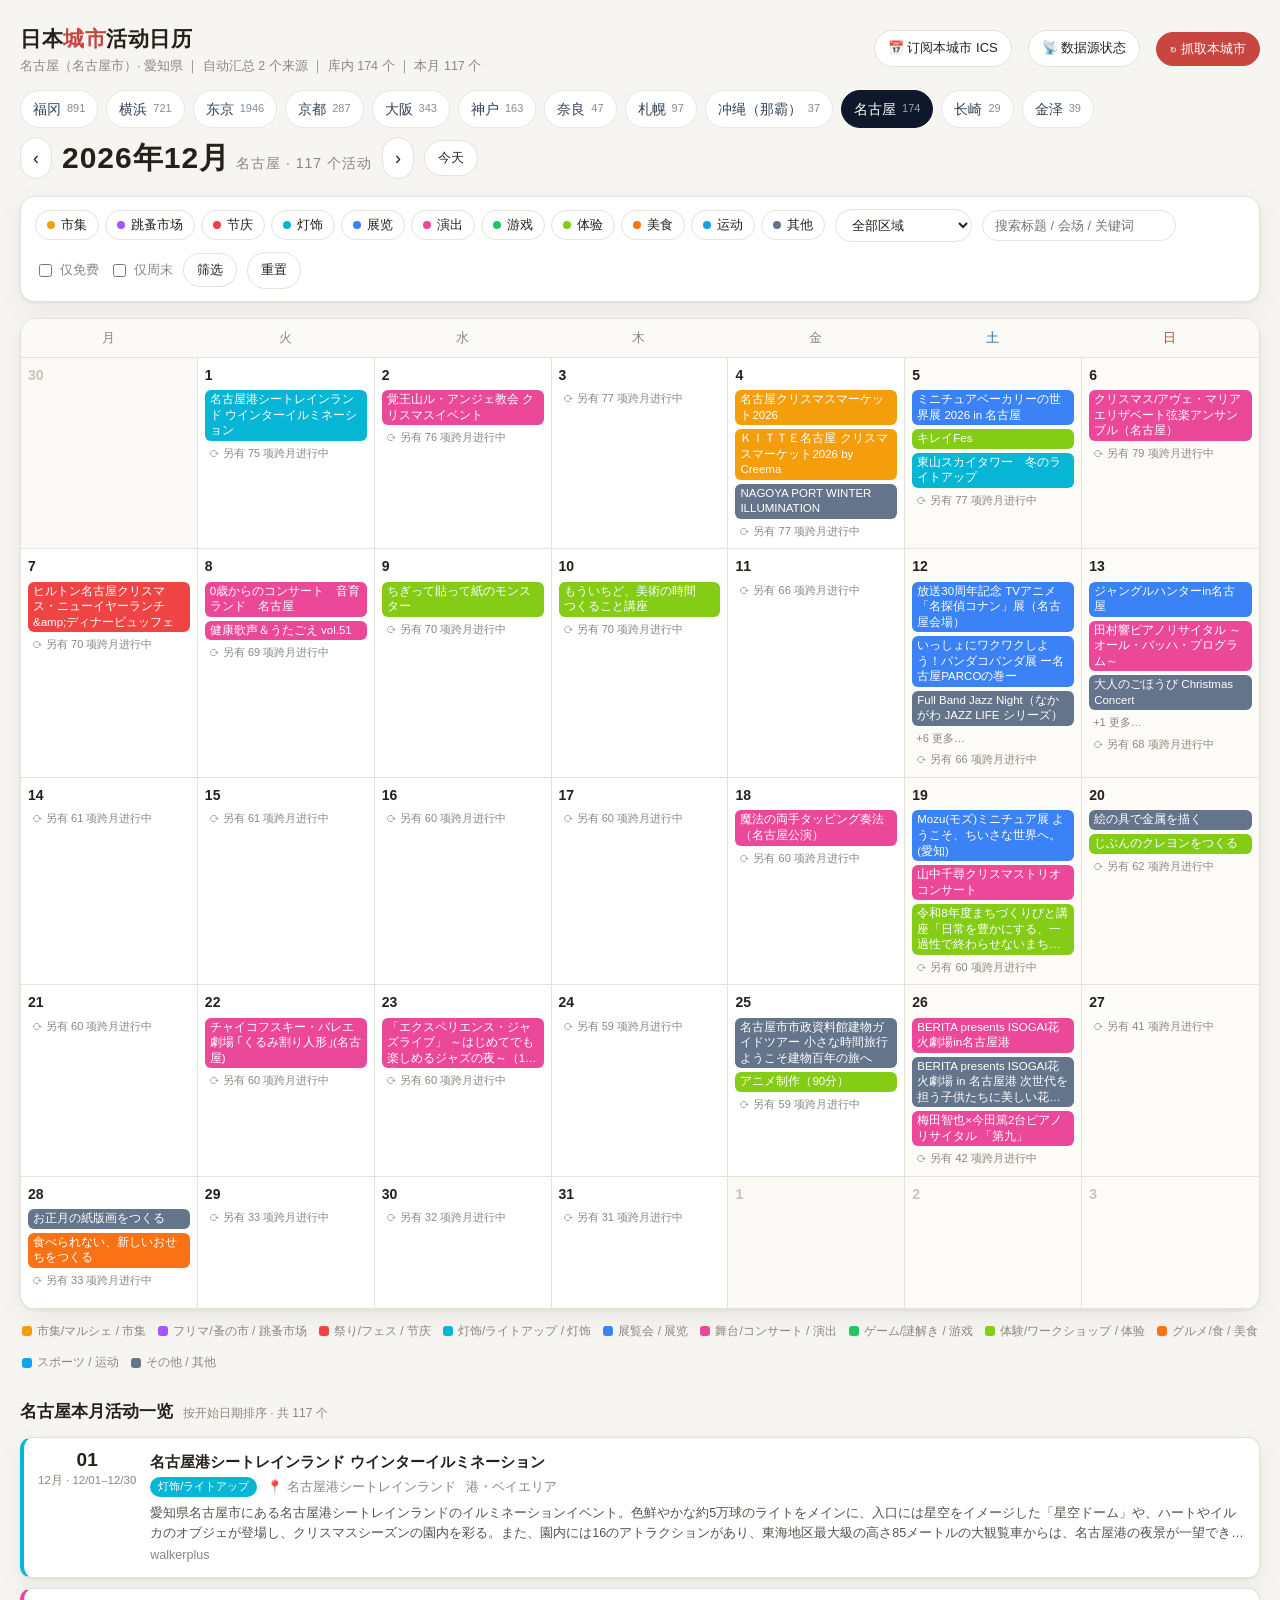
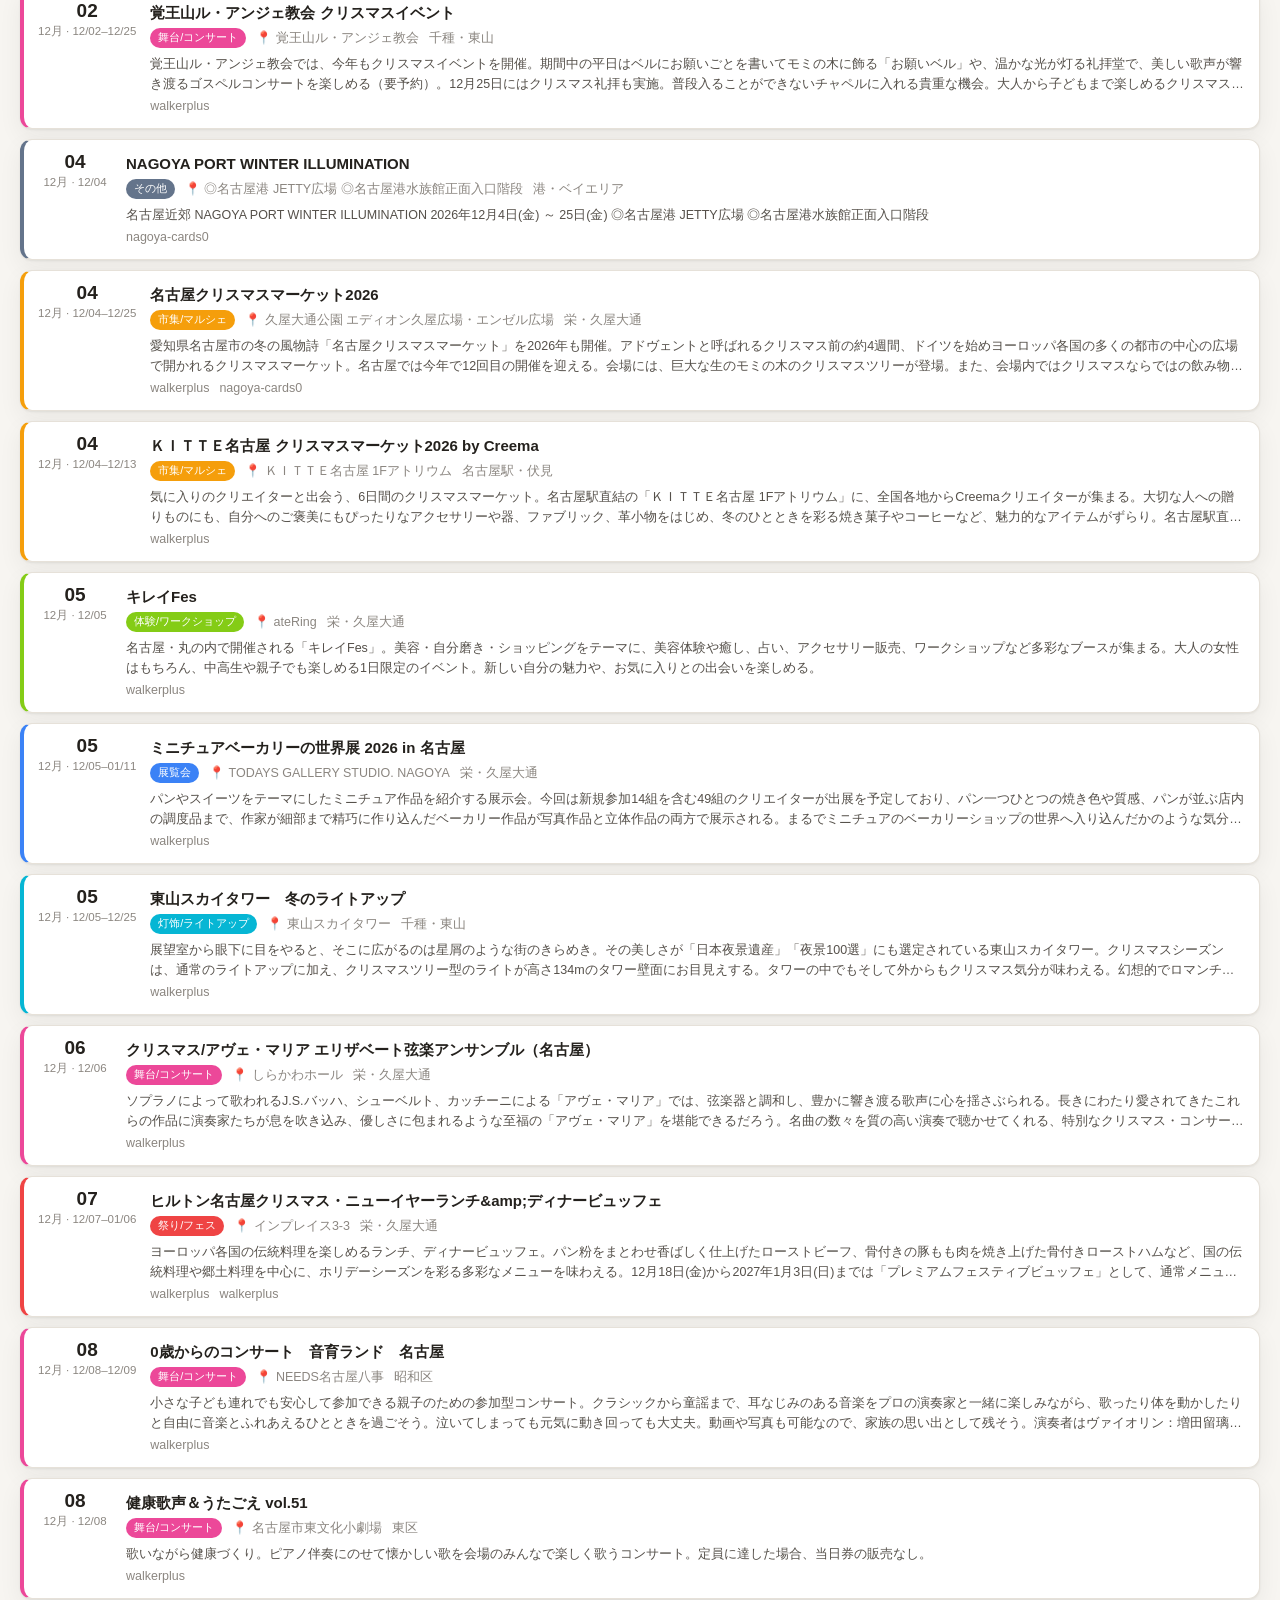
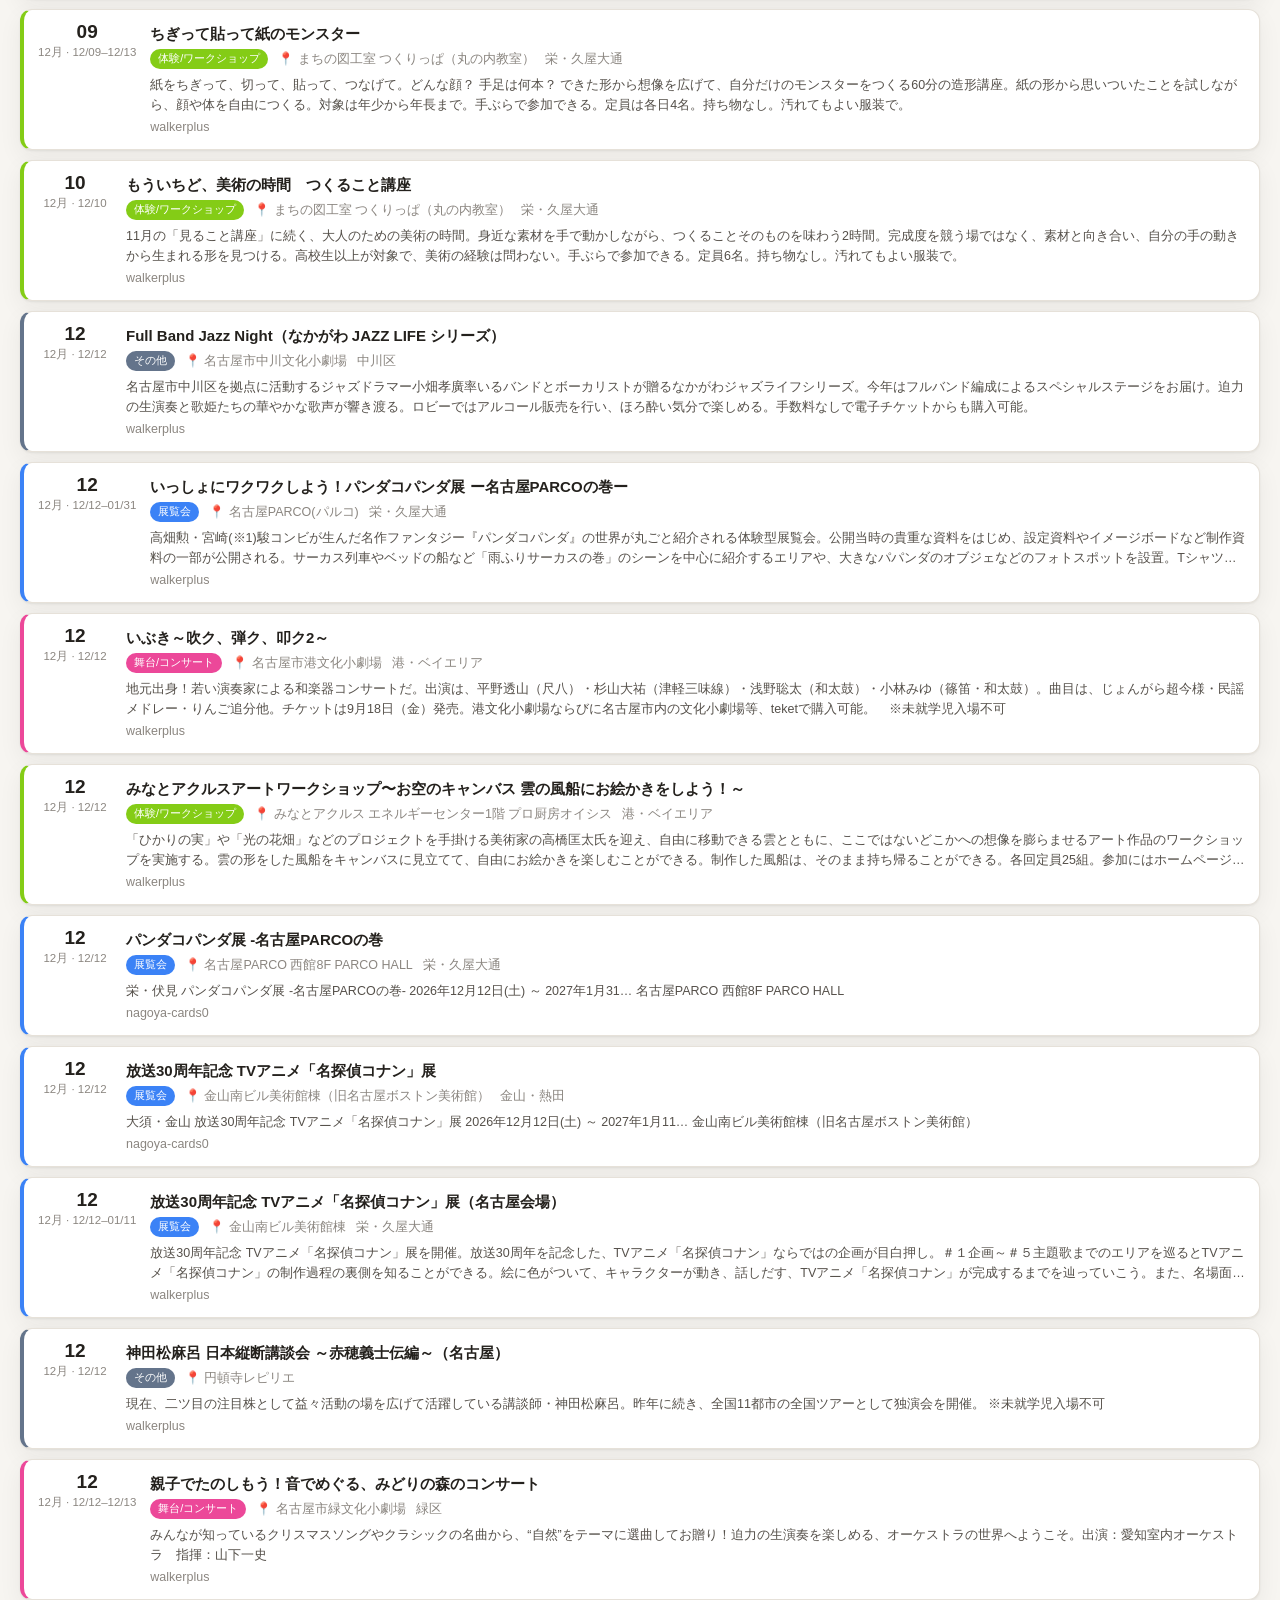
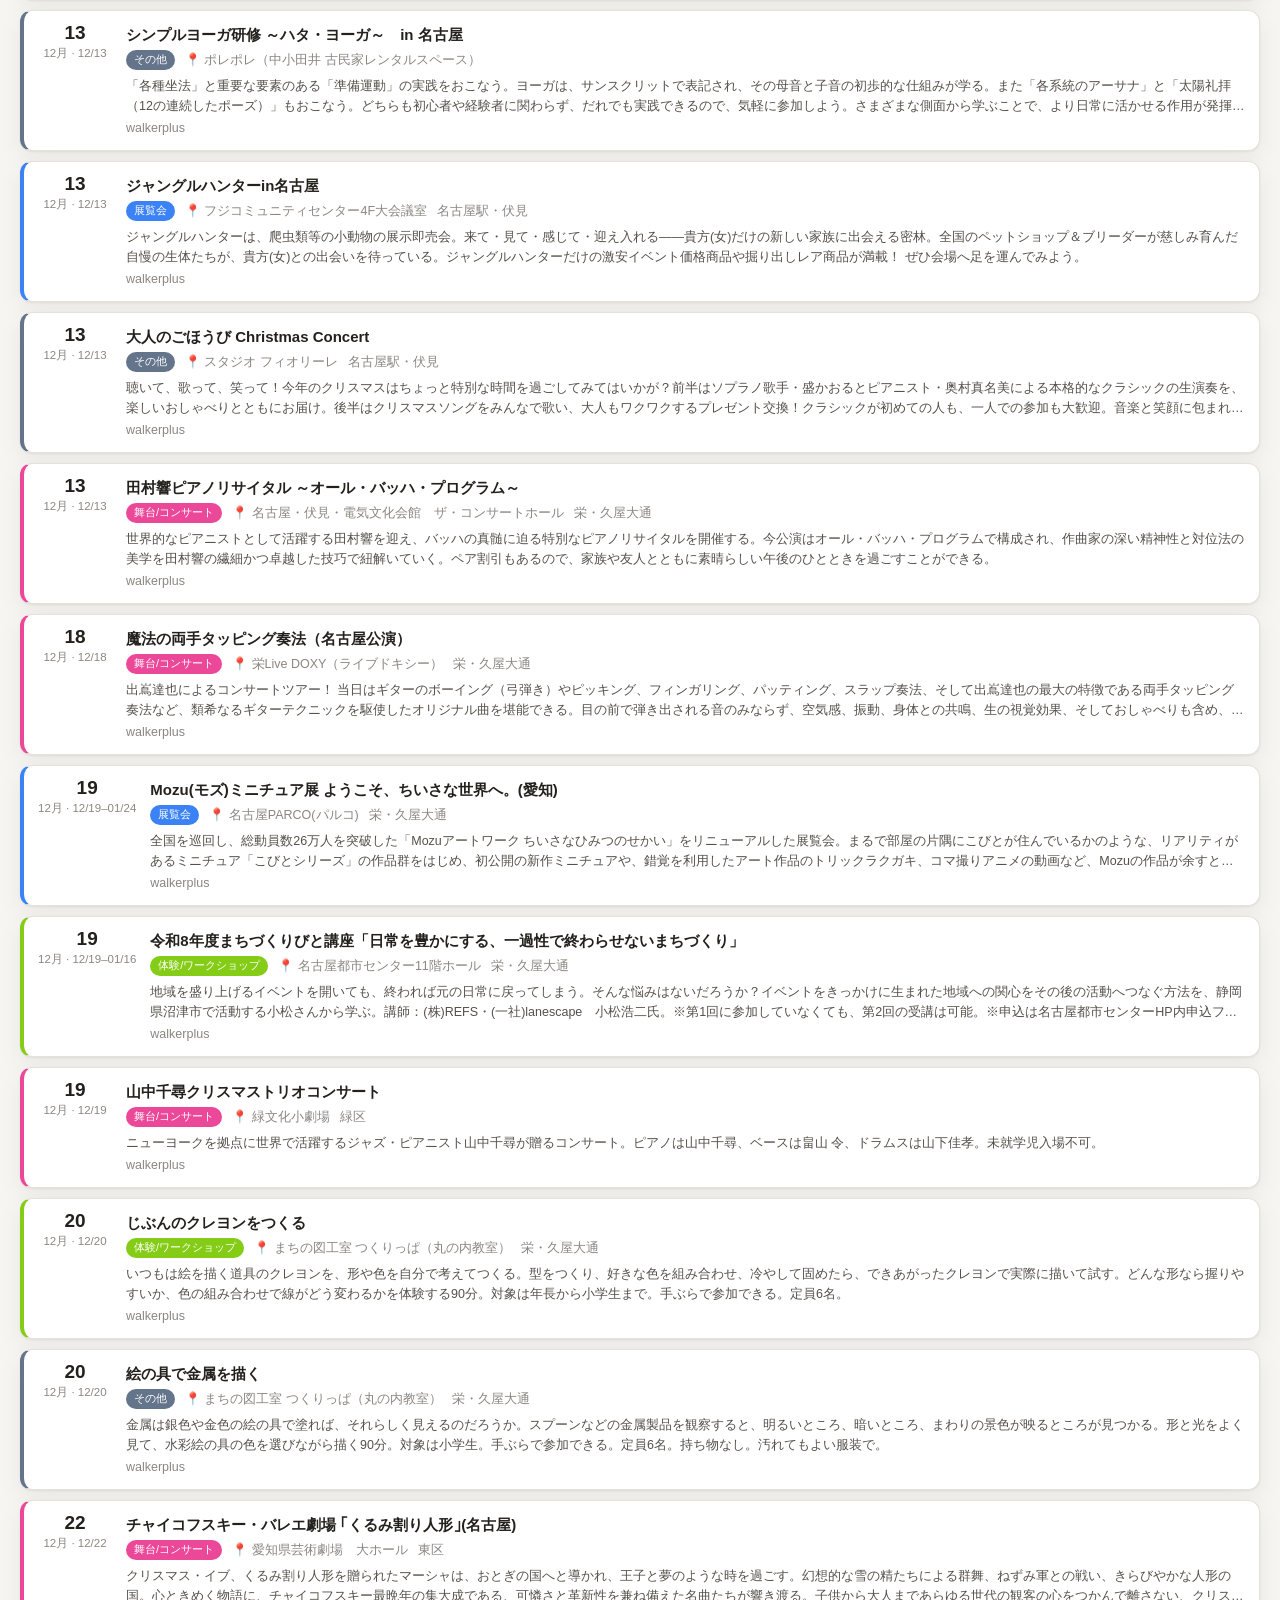
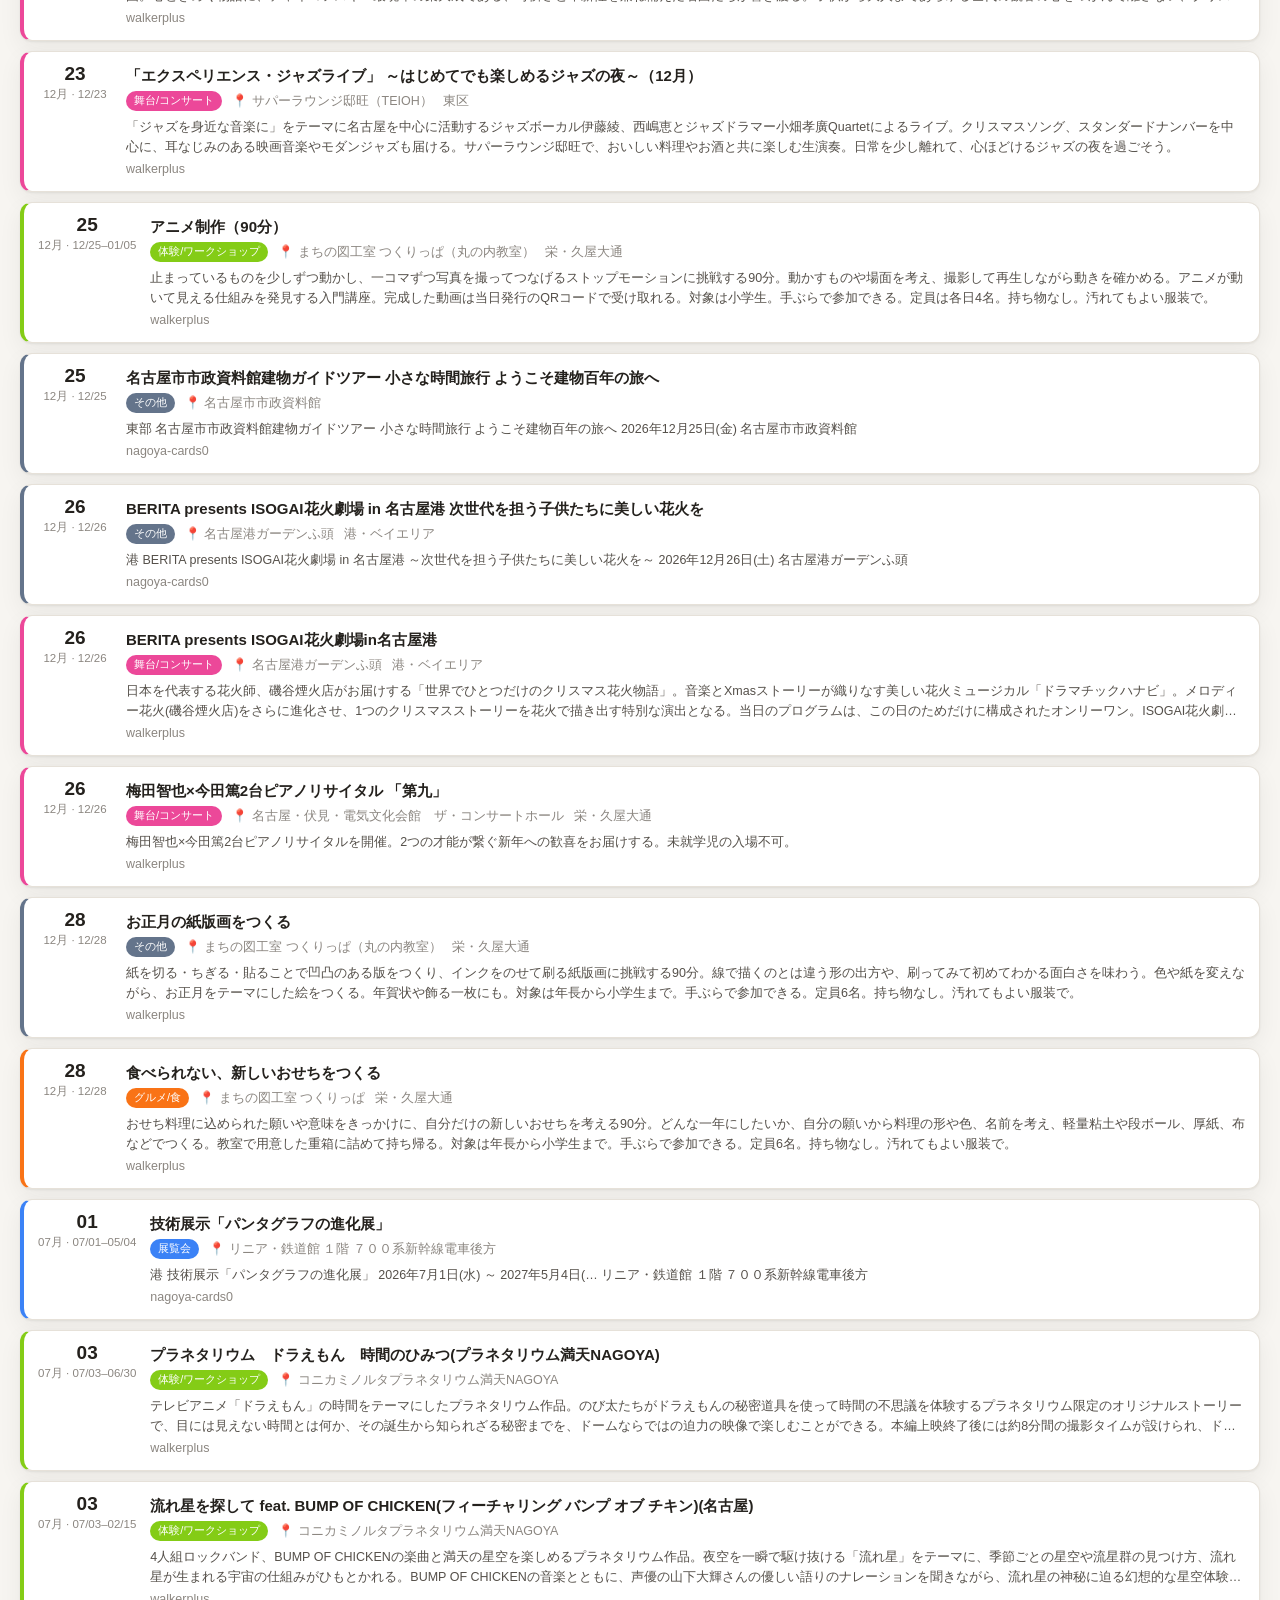
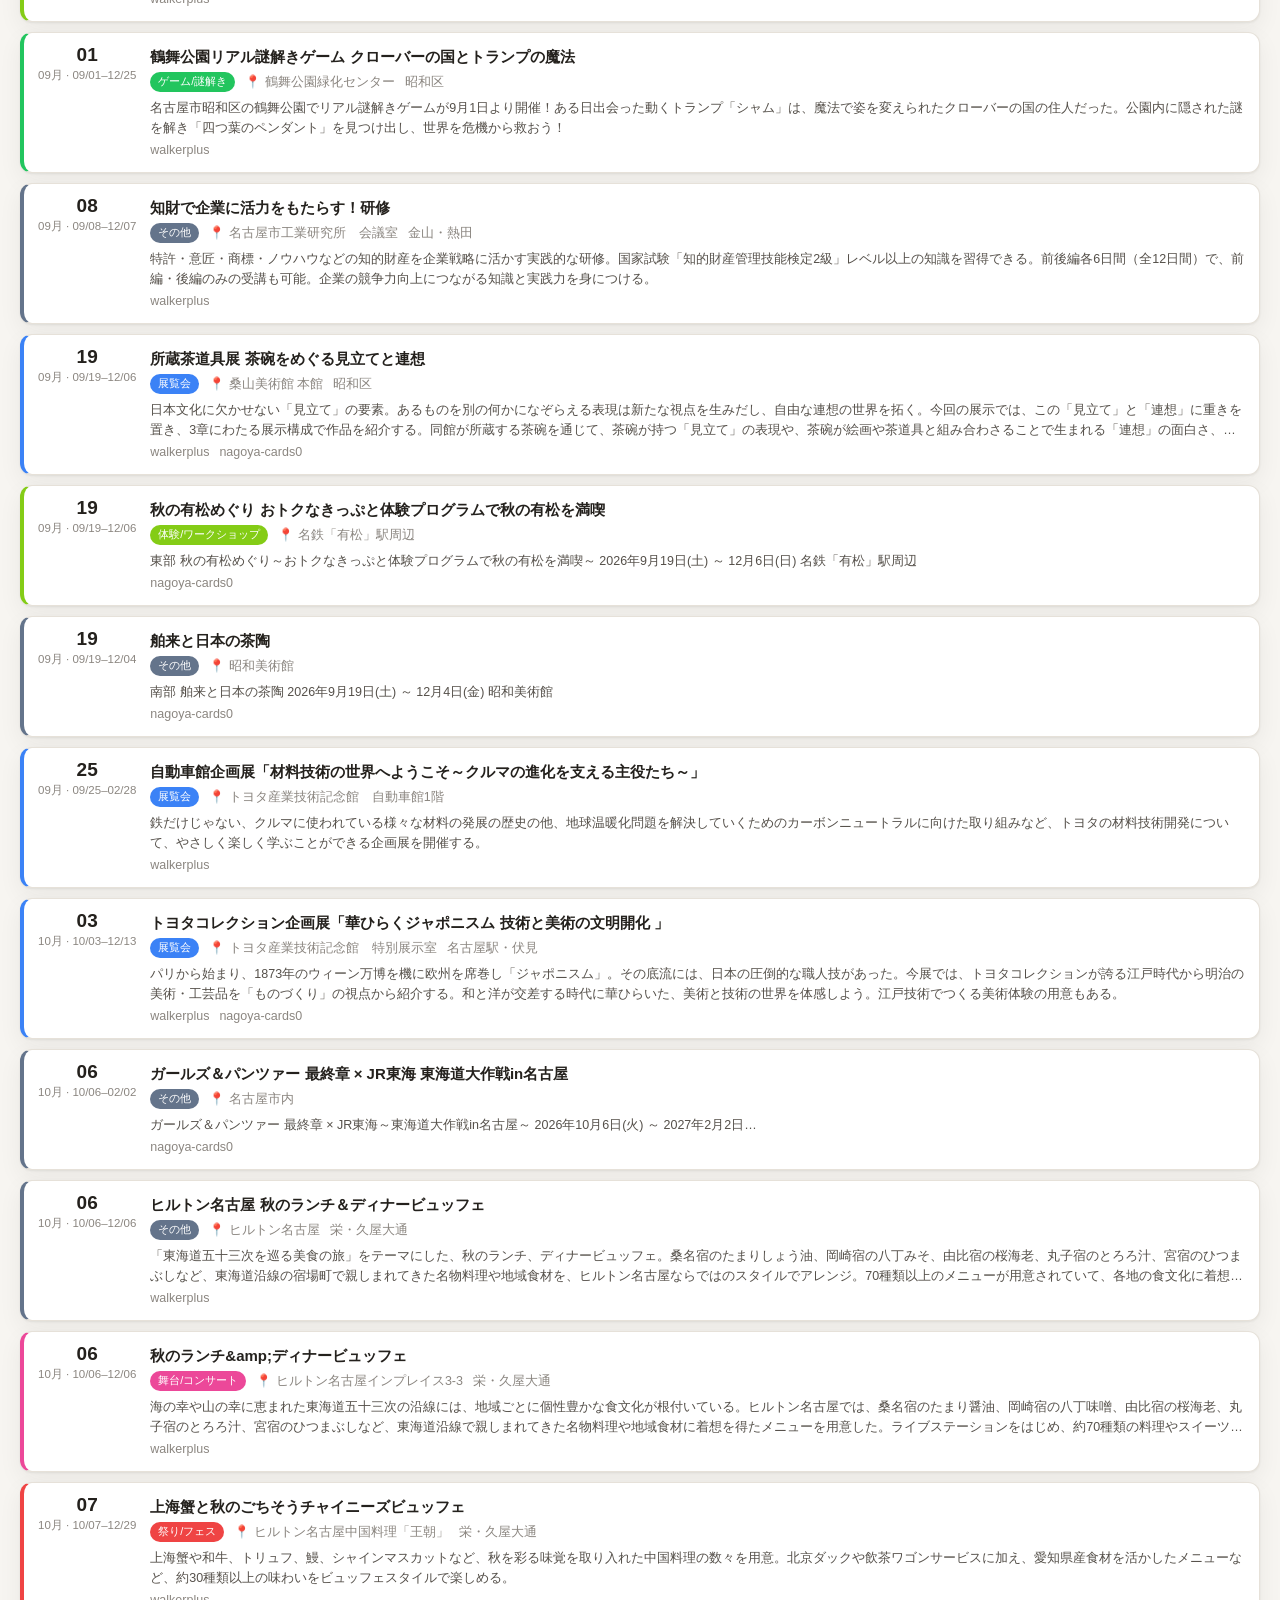
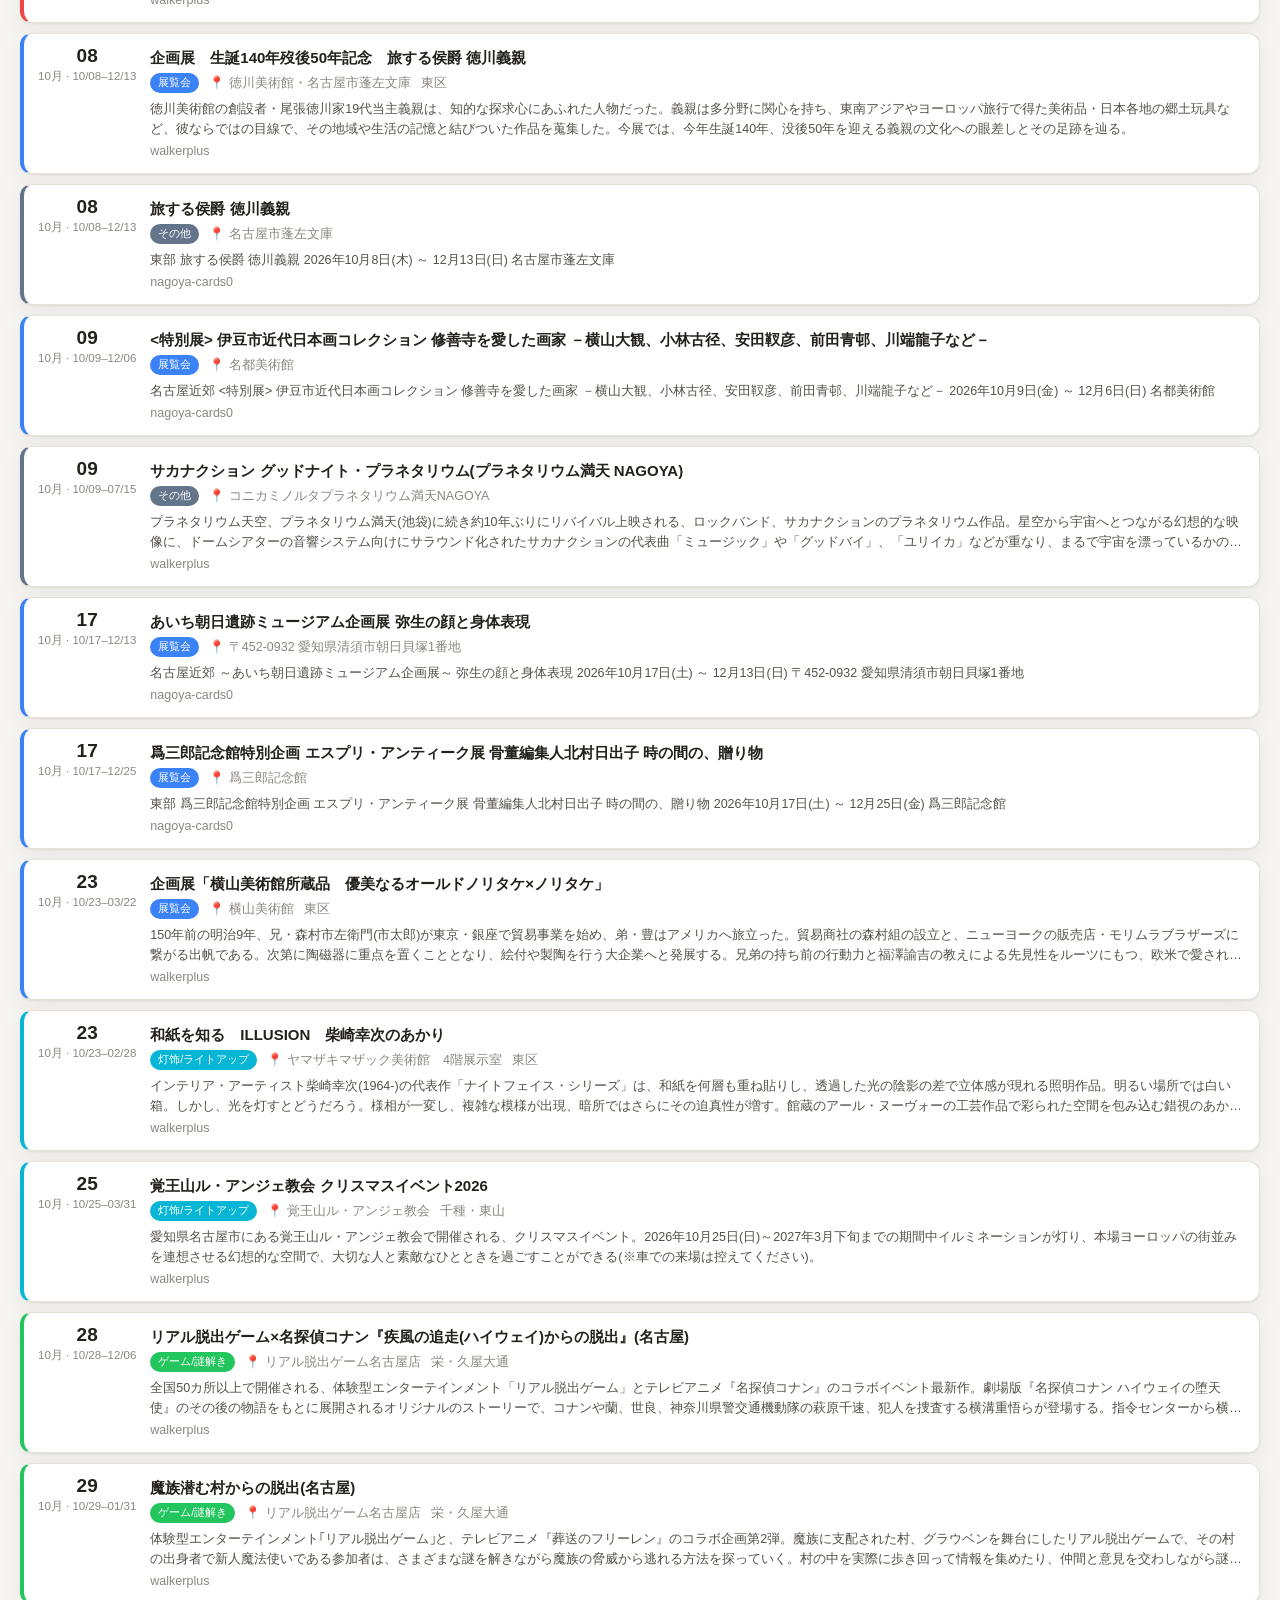
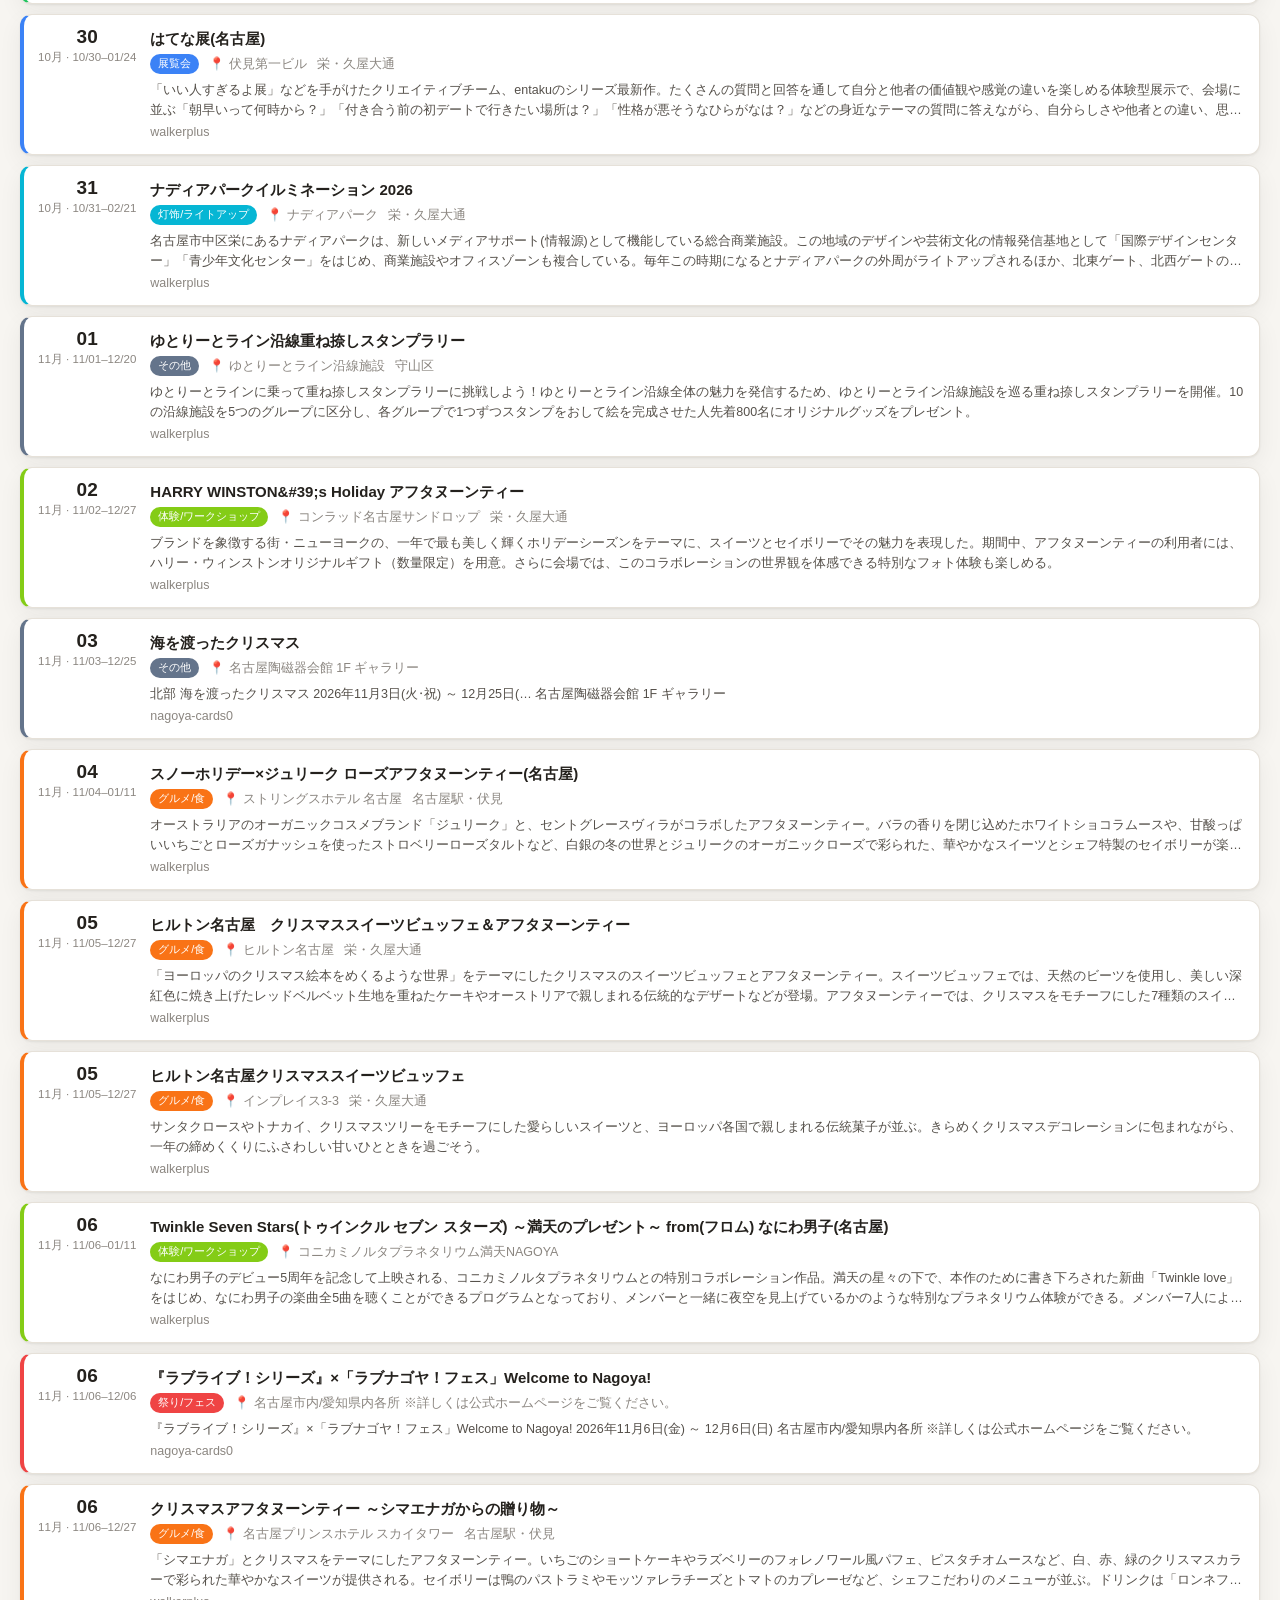
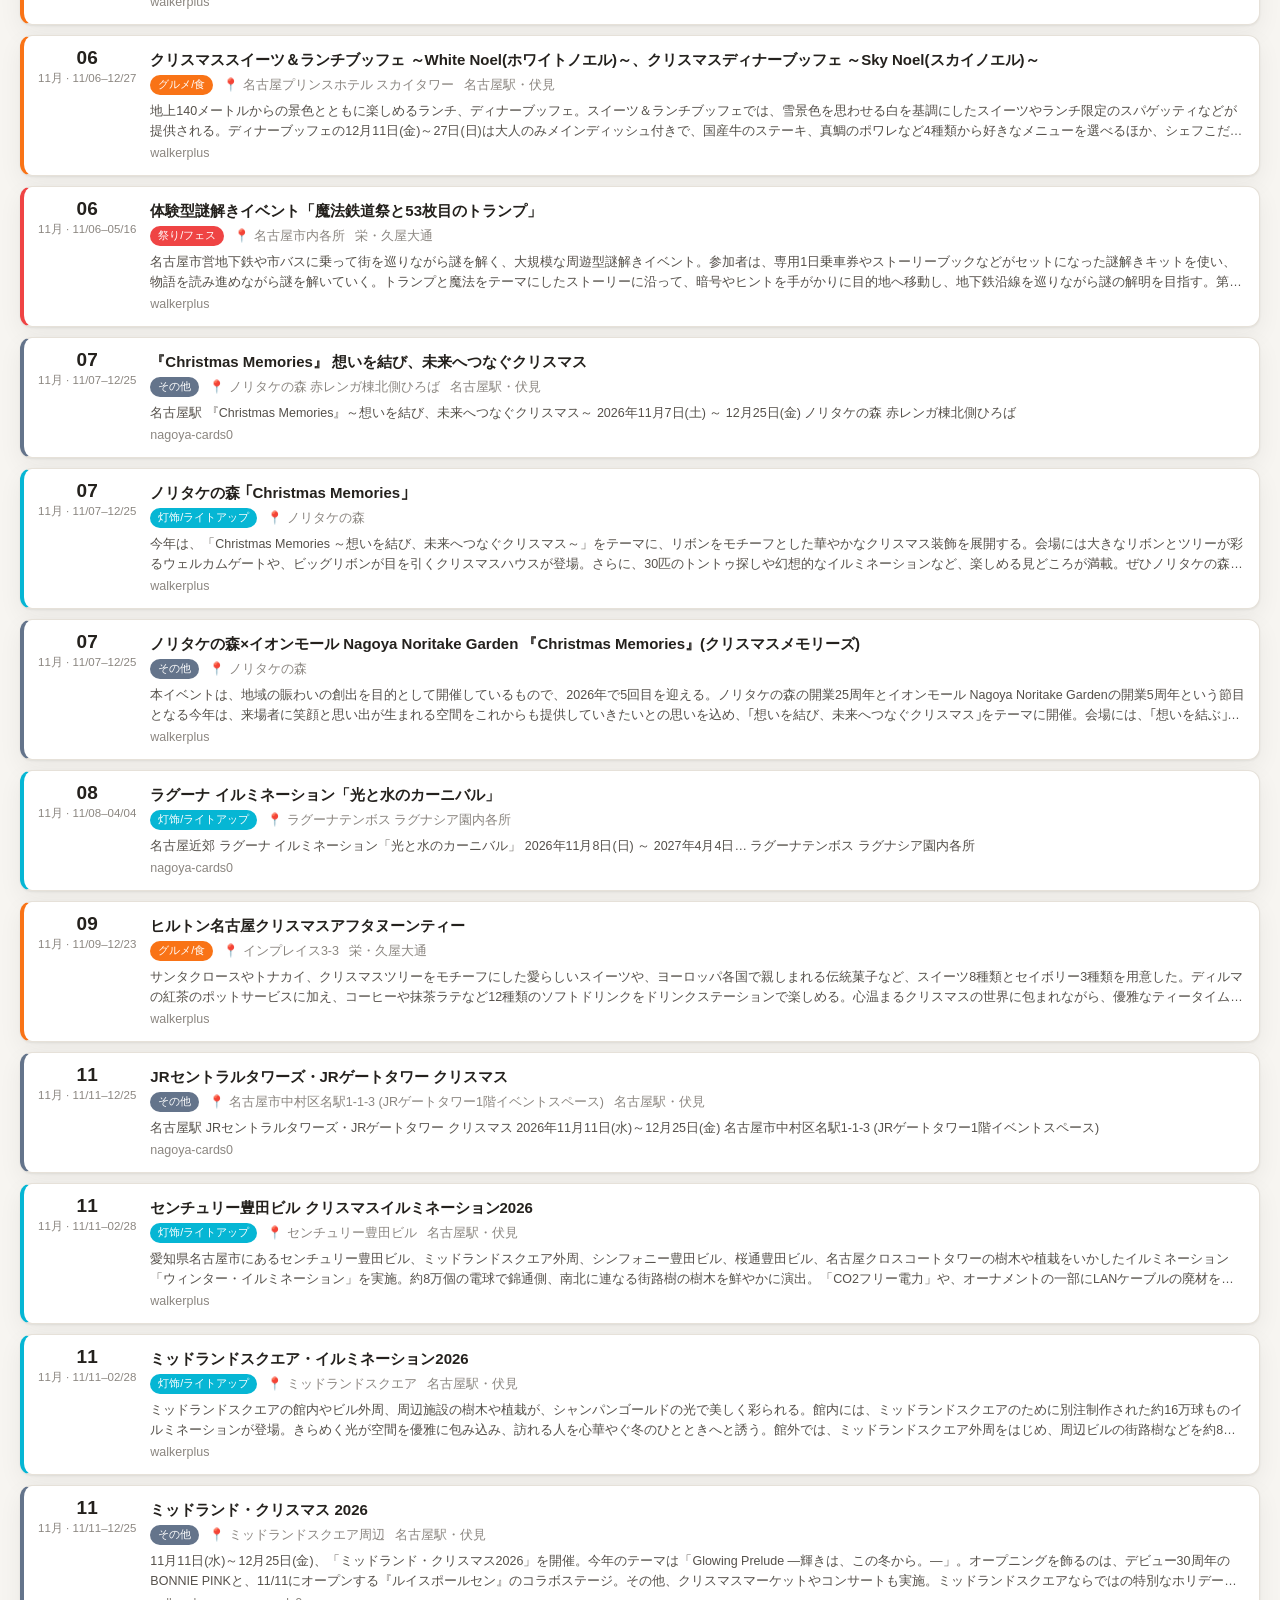
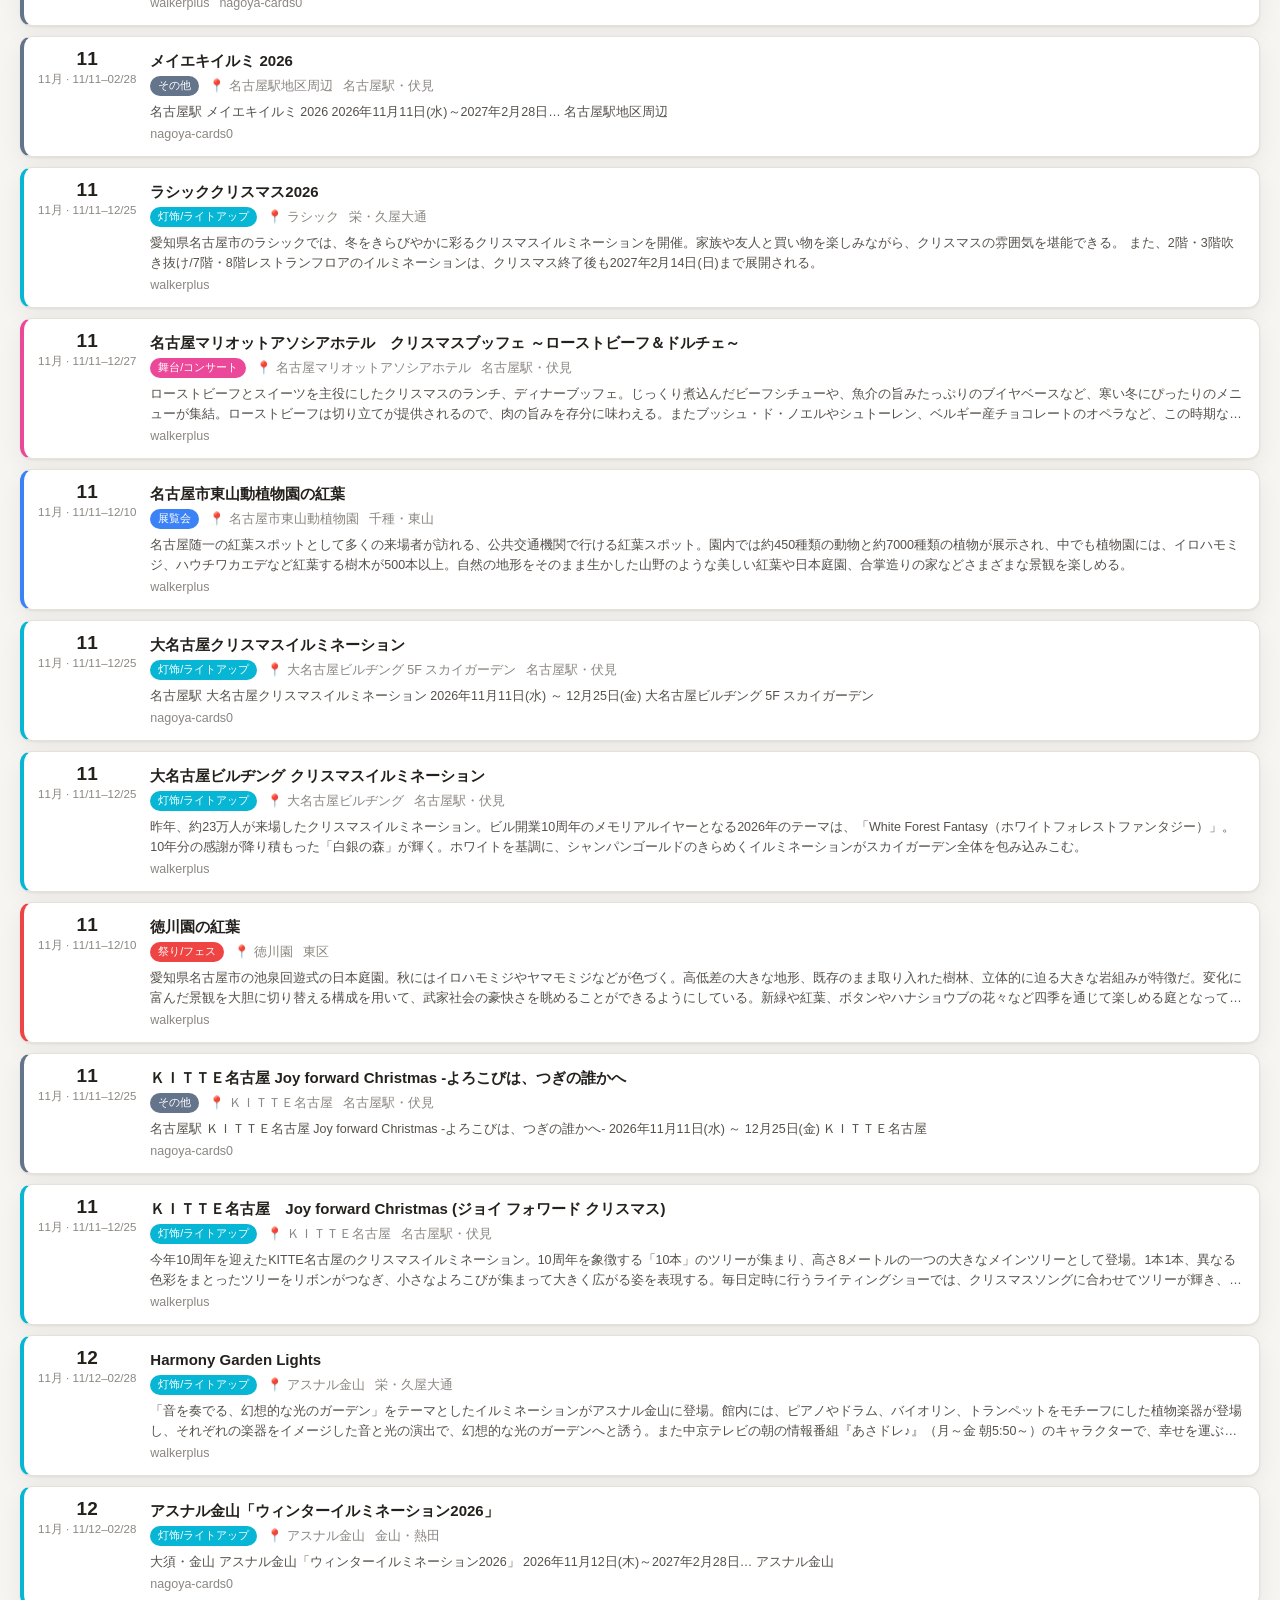
<file: docs/2026-12/nagoya.html>
<!DOCTYPE html>
<html lang="zh-CN">
<head>
<meta charset="utf-8">
<meta name="viewport" content="width=device-width, initial-scale=1">
<title>2026年12月 · 名古屋活动日历 ｜ 日本热门城市</title>
<style>
:root {
  --bg: #f7f5f1;
  --card: #ffffff;
  --ink: #24211d;
  --sub: #8b8680;
  --line: #e6e1d9;
  --accent: #c9453f;
  --shadow: 0 1px 2px rgba(36, 33, 29, .08), 0 8px 24px rgba(36, 33, 29, .06);
}
* { box-sizing: border-box; }
body {
  margin: 0; background: var(--bg); color: var(--ink);
  font-family: -apple-system, BlinkMacSystemFont, "Hiragino Sans", "Noto Sans JP",
    "Microsoft YaHei", "Segoe UI", sans-serif;
  font-size: 14px; line-height: 1.6;
}
a { color: inherit; }
.wrap { max-width: 1280px; margin: 0 auto; padding: 22px 20px 60px; }

header.top { display: flex; align-items: center; gap: 16px; flex-wrap: wrap; margin-bottom: 14px; }
h1 { font-size: 21px; margin: 0; letter-spacing: .5px; }
h1 span { color: var(--accent); }
.meta { color: var(--sub); font-size: 12.5px; }
.spacer { flex: 1; }
.btn {
  border: 1px solid var(--line); background: var(--card); color: var(--ink);
  padding: 7px 13px; border-radius: 999px; font-size: 13px; cursor: pointer;
  text-decoration: none; display: inline-flex; align-items: center; gap: 6px;
}
.btn:hover { border-color: var(--accent); color: var(--accent); }
.btn.primary { background: var(--accent); border-color: var(--accent); color: #fff; }
.btn.primary:hover { filter: brightness(.94); color: #fff; }

.monthbar { display: flex; align-items: center; gap: 10px; margin: 6px 0 14px; }
.monthbar .title { font-size: 30px; font-weight: 700; letter-spacing: 1px; }
.monthbar .title small { font-size: 14px; font-weight: 400; color: var(--sub); margin-left: 6px; }
.arrow { font-size: 18px; padding: 6px 12px; }

form.filters {
  background: var(--card); border: 1px solid var(--line); border-radius: 14px;
  padding: 12px 14px; box-shadow: var(--shadow); margin-bottom: 16px;
  display: flex; flex-wrap: wrap; gap: 10px; align-items: center;
}
.chipset { display: flex; flex-wrap: wrap; gap: 6px; }
.chip {
  border: 1px solid var(--line); border-radius: 999px; padding: 4px 11px; font-size: 12.5px;
  cursor: pointer; user-select: none; background: #fff; display: inline-flex; align-items: center; gap: 6px;
}
.chip input { display: none; }
.chip.on { color: #fff; border-color: transparent; }
.chip .dot { width: 8px; height: 8px; border-radius: 50%; }
select, input[type=search] {
  border: 1px solid var(--line); border-radius: 999px; padding: 7px 12px; font-size: 13px;
  background: #fff; color: var(--ink); outline: none; font-family: inherit;
}
input[type=search] { min-width: 190px; }
label.check { display: inline-flex; gap: 5px; align-items: center; font-size: 13px; color: var(--sub); }

.calendar { background: var(--card); border: 1px solid var(--line); border-radius: 16px; box-shadow: var(--shadow);
  overflow-x: auto; overflow-y: hidden; -webkit-overflow-scrolling: touch; }
.weekhead { display: grid; grid-template-columns: repeat(7, minmax(0, 1fr)); background: #fbfaf7; border-bottom: 1px solid var(--line); }
.weekhead div { padding: 9px 0; text-align: center; font-size: 12.5px; color: var(--sub); letter-spacing: 2px; }
.weekhead div:nth-child(6) { color: #2f6f9f; }
.weekhead div:nth-child(7) { color: #b5433c; }
.grid { display: grid; grid-template-columns: repeat(7, minmax(0, 1fr)); }
.cell {
  min-height: 132px; border-right: 1px solid var(--line); border-bottom: 1px solid var(--line);
  padding: 6px 7px 8px; display: flex; flex-direction: column; gap: 4px; background: #fff;
}
.cell:nth-child(7n) { border-right: 0; }
.cell.out { background: #faf9f6; }
.cell.weekend { background: #fdfbf8; }
.cell.today { background: #fff6ee; box-shadow: inset 0 0 0 2px #f0c8a8; }
.dnum { font-size: 12px; color: var(--sub); display: flex; justify-content: space-between; align-items: center; }
.dnum b { font-size: 14px; color: var(--ink); font-weight: 600; }
.cell.out .dnum b { color: #c8c3ba; }
.cell.today .dnum b { color: var(--accent); }

.ev {
  border-radius: 6px; padding: 2px 5px; font-size: 11.5px; line-height: 1.35;
  color: #fff; text-decoration: none; display: block;
  overflow: hidden; text-overflow: ellipsis; display: -webkit-box;
  -webkit-line-clamp: 3; -webkit-box-orient: vertical;
}
.ev .t { opacity: .92; font-variant-numeric: tabular-nums; margin-right: 3px; }
.more { font-size: 11px; color: var(--sub); padding-left: 4px; }

.legend { display: flex; flex-wrap: wrap; gap: 12px; margin: 12px 2px 26px; font-size: 12px; color: var(--sub); }
.legend span { display: inline-flex; align-items: center; gap: 5px; }
.legend i { width: 10px; height: 10px; border-radius: 3px; display: inline-block; }

.section-title { display: flex; align-items: baseline; gap: 10px; margin: 8px 0 12px; }
.section-title h2 { font-size: 17px; margin: 0; }
.section-title .meta { font-size: 12px; }

.list { display: flex; flex-direction: column; gap: 10px; }
.item {
  background: var(--card); border: 1px solid var(--line); border-left: 4px solid #ccc;
  border-radius: 12px; padding: 12px 14px; display: flex; gap: 14px; box-shadow: var(--shadow);
}
.item .datecol { min-width: 74px; text-align: center; }
.item .datecol .d { font-size: 19px; font-weight: 700; line-height: 1.1; }
.item .datecol .m { font-size: 11.5px; color: var(--sub); }
.item .body { flex: 1; min-width: 0; }
.item .t { font-size: 15px; font-weight: 600; margin-bottom: 3px; }
.item .t a { text-decoration: none; }
.item .t a:hover { text-decoration: underline; }
.item .line { font-size: 12.5px; color: var(--sub); display: flex; flex-wrap: wrap; gap: 10px; margin-top: 2px; }
.item .desc { font-size: 12.5px; color: #55504a; margin-top: 6px; display: -webkit-box; -webkit-line-clamp: 2; -webkit-box-orient: vertical; overflow: hidden; }
.badge { font-size: 11px; padding: 1px 8px; border-radius: 999px; color: #fff; }

footer.stats { margin-top: 34px; border-top: 1px solid var(--line); padding-top: 16px; color: var(--sub); font-size: 12.5px; }
footer.stats table { width: 100%; border-collapse: collapse; margin-top: 8px; font-size: 12px; }
footer.stats th, footer.stats td { text-align: left; padding: 5px 8px; border-bottom: 1px solid var(--line); }
footer.stats th { color: var(--sub); font-weight: 500; }
.ok { color: #2f7a4f; font-weight: 600; }
.bad { color: #b5433c; font-weight: 600; }
@media (max-width: 760px) {
  .wrap { padding: 14px 12px 40px; }
  header.top { gap: 10px; }
  h1 { font-size: 18px; }
  .monthbar { flex-wrap: wrap; gap: 8px; }
  .monthbar .title { font-size: 20px; }
  .filters { padding: 10px; gap: 8px; }
  .btn { font-size: 12px; padding: 6px 10px; }
  .monthbar .btn.arrow { padding: 6px 10px; }
  input[type=search] { min-width: 0; flex: 1 1 100%; }
  /* 周历在手机上横向滑动查看，不再被裁掉右半部分 */
  .grid, .weekhead { min-width: 700px; }
  .cell { min-height: 96px; padding: 4px 5px; }
  .ev { font-size: 10.5px; -webkit-line-clamp: 2; word-break: break-word; }
  .more { font-size: 10px; }
  .legend { font-size: 11px; gap: 8px; }
  .item { padding: 10px 12px; gap: 10px; }
  .item .datecol { min-width: 46px; }
  .item .datecol .d { font-size: 16px; }
  .item .t { font-size: 14px; }
  footer.stats table { font-size: 11px; }
  .swipe-hint { display: block; }
}
.swipe-hint { display: none; font-size: 11.5px; color: var(--sub); margin: 8px 2px 0; }

/* ---- 城市切换标签 ---- */
.citytabs{display:flex;flex-wrap:wrap;gap:8px;margin:14px 0 6px}
.citytab{display:flex;align-items:center;gap:6px;padding:7px 12px;border:1px solid #e2e8f0;border-radius:999px;
  background:#fff;color:#334155;font-size:14px;text-decoration:none;transition:all .15s}
.citytab:hover{border-color:#94a3b8;transform:translateY(-1px)}
.citytab.on{background:#0f172a;color:#fff;border-color:#0f172a}
.citytab small{font-size:11px;opacity:.6}

.ev.ongoing{background:#f8fafc !important;color:#475569;font-size:11px}


/* ---- 手机端：日期议程视图（替代 7 列周历） ---- */
.magenda { display: none; }
@media (max-width: 760px) {
  .calendar, .swipe-hint { display: none; }
  .magenda { display: flex; flex-direction: column; gap: 10px; margin-bottom: 18px; }
  .mday { background: var(--card); border: 1px solid var(--line); border-radius: 12px; padding: 10px 12px; box-shadow: var(--shadow); }
  .mday.today { box-shadow: inset 0 0 0 2px #f0c8a8; }
  .mday-h { display: flex; align-items: baseline; gap: 6px; margin-bottom: 6px; color: var(--sub); font-size: 12px; }
  .mday-h b { font-size: 18px; color: var(--ink); font-weight: 700; }
  .mday-h .wd { font-size: 12px; }
  .mday-h em { font-style: normal; margin-left: auto; }
  .mday-h .today-tag { font-style: normal; background: var(--accent); color: #fff; font-size: 11px; padding: 1px 7px; border-radius: 999px; }
  .mday-body { display: flex; flex-direction: column; gap: 5px; }
  .mitem { display: grid; grid-template-columns: 8px 1fr; column-gap: 7px; align-items: start; text-decoration: none;
    border-radius: 8px; padding: 6px 8px; background: #faf9f6; }
  .mitem i { width: 8px; height: 8px; border-radius: 50%; margin-top: 4px; }
  .mitem .mt { font-size: 13px; line-height: 1.4; color: var(--ink); overflow-wrap: anywhere; }
  .mitem .mv { grid-column: 2; font-size: 11px; color: var(--sub); overflow-wrap: anywhere; }
}


/* ---- 手机端防横向溢出（兜底） ---- */
@media (max-width: 760px) {
  html, body { max-width: 100%; overflow-x: hidden; }
  .wrap { width: 100%; }
  header.top > div, header.top .meta, .monthbar, .filters, .citytabs, .mday, .mitem, .item, .item .body,
  .mday-h, .mitem .mt, .mitem .mv { min-width: 0; max-width: 100%; }
  .meta, .mday-h, .mitem .mv { white-space: normal; overflow-wrap: anywhere; word-break: break-word; }
  header.top > div { flex: 1 1 240px; }
  .citytab { max-width: 46vw; }
  .citytab span, .citytab { overflow-wrap: anywhere; }
}

</style>
<link rel="alternate" type="text/calendar" href="/calendar.ics?city=nagoya">
</head>
<body>
<div class="wrap">

<header class="top">
  <div>
    <h1>日本<span>城市</span>活动日历</h1>
    <div class="meta">名古屋（名古屋市）· 愛知県 ｜ 自动汇总 2 个来源 ｜ 库内 174 个 ｜ 本月 117 个</div>
  </div>
  <div class="spacer"></div>
  <a class="btn" href="/calendar.ics?city=nagoya">📅 订阅本城市 ICS</a>
  <a class="btn" href="/sources?city=nagoya">📡 数据源状态</a>
  <button class="btn primary" id="refreshBtn" onclick="doRefresh()">↻ 抓取本城市</button>
</header>

<nav class="citytabs">
  
  <a class="citytab " href="/?city=fukuoka&month=2026-12">
    福冈<small>891</small>
  </a>
  
  <a class="citytab " href="/?city=yokohama&month=2026-12">
    横浜<small>721</small>
  </a>
  
  <a class="citytab " href="/?city=tokyo&month=2026-12">
    东京<small>1946</small>
  </a>
  
  <a class="citytab " href="/?city=kyoto&month=2026-12">
    京都<small>287</small>
  </a>
  
  <a class="citytab " href="/?city=osaka&month=2026-12">
    大阪<small>343</small>
  </a>
  
  <a class="citytab " href="/?city=kobe&month=2026-12">
    神户<small>163</small>
  </a>
  
  <a class="citytab " href="/?city=nara&month=2026-12">
    奈良<small>47</small>
  </a>
  
  <a class="citytab " href="/?city=sapporo&month=2026-12">
    札幌<small>97</small>
  </a>
  
  <a class="citytab " href="/?city=okinawa&month=2026-12">
    冲绳（那霸）<small>37</small>
  </a>
  
  <a class="citytab on" href="/?city=nagoya&month=2026-12">
    名古屋<small>174</small>
  </a>
  
  <a class="citytab " href="/?city=nagasaki&month=2026-12">
    长崎<small>29</small>
  </a>
  
  <a class="citytab " href="/?city=kanazawa&month=2026-12">
    金泽<small>39</small>
  </a>
  
</nav>

<div class="monthbar">
  <a class="btn arrow" href="/?city=nagoya&month=2026-11">‹</a>
  <div class="title">2026年12月<small>名古屋 · 117 个活动</small></div>
  <a class="btn arrow" href="/?city=nagoya&month=2027-01">›</a>
  <a class="btn" href="/?city=nagoya&month=2026-11">今天</a>
  
</div>

<form class="filters" method="get" action="/">
  <input type="hidden" name="month" value="2026-12">
  <input type="hidden" name="city" value="nagoya">
  <div class="chipset">
    
    <label class="chip "
           >
      <input type="checkbox" name="cat" value="market" 
             onchange="this.form.submit()">
      <span class="dot" style="background:#f59e0b"></span>市集
    </label>
    
    <label class="chip "
           >
      <input type="checkbox" name="cat" value="flea" 
             onchange="this.form.submit()">
      <span class="dot" style="background:#a855f7"></span>跳蚤市场
    </label>
    
    <label class="chip "
           >
      <input type="checkbox" name="cat" value="festival" 
             onchange="this.form.submit()">
      <span class="dot" style="background:#ef4444"></span>节庆
    </label>
    
    <label class="chip "
           >
      <input type="checkbox" name="cat" value="illumination" 
             onchange="this.form.submit()">
      <span class="dot" style="background:#06b6d4"></span>灯饰
    </label>
    
    <label class="chip "
           >
      <input type="checkbox" name="cat" value="exhibition" 
             onchange="this.form.submit()">
      <span class="dot" style="background:#3b82f6"></span>展览
    </label>
    
    <label class="chip "
           >
      <input type="checkbox" name="cat" value="performance" 
             onchange="this.form.submit()">
      <span class="dot" style="background:#ec4899"></span>演出
    </label>
    
    <label class="chip "
           >
      <input type="checkbox" name="cat" value="game" 
             onchange="this.form.submit()">
      <span class="dot" style="background:#22c55e"></span>游戏
    </label>
    
    <label class="chip "
           >
      <input type="checkbox" name="cat" value="workshop" 
             onchange="this.form.submit()">
      <span class="dot" style="background:#84cc16"></span>体验
    </label>
    
    <label class="chip "
           >
      <input type="checkbox" name="cat" value="food" 
             onchange="this.form.submit()">
      <span class="dot" style="background:#f97316"></span>美食
    </label>
    
    <label class="chip "
           >
      <input type="checkbox" name="cat" value="sports" 
             onchange="this.form.submit()">
      <span class="dot" style="background:#0ea5e9"></span>运动
    </label>
    
    <label class="chip "
           >
      <input type="checkbox" name="cat" value="other" 
             onchange="this.form.submit()">
      <span class="dot" style="background:#64748b"></span>其他
    </label>
    
  </div>
  <select name="area" onchange="this.form.submit()">
    <option value="">全部区域</option>
    
    <option value="栄・久屋大通" >栄・久屋大通</option>
    
    <option value="名古屋駅・伏見" >名古屋駅・伏見</option>
    
    <option value="金山・熱田" >金山・熱田</option>
    
    <option value="港・ベイエリア" >港・ベイエリア</option>
    
    <option value="千種・東山" >千種・東山</option>
    
    <option value="中川区" >中川区</option>
    
    <option value="名東区" >名東区</option>
    
    <option value="守山区" >守山区</option>
    
    <option value="昭和区" >昭和区</option>
    
    <option value="東区" >東区</option>
    
    <option value="緑区" >緑区</option>
    
  </select>
  <input type="search" name="q" value="" placeholder="搜索标题 / 会场 / 关键词">
  <label class="check"><input type="checkbox" name="free" value="1" 
         onchange="this.form.submit()">仅免费</label>
  <label class="check"><input type="checkbox" name="weekend" value="1" 
         onchange="this.form.submit()">仅周末</label>
  <button class="btn" type="submit">筛选</button>
  <a class="btn" href="/?city=nagoya&month=2026-12">重置</a>
</form>

<div class="calendar">
  <div class="weekhead">
    <div>月</div><div>火</div><div>水</div><div>木</div><div>金</div><div>土</div><div>日</div>
  </div>
  <div class="grid">
    
    <div class="cell out  ">
      <div class="dnum"><b>30</b></div>
      
      
      
    </div>
    
    <div class="cell   ">
      <div class="dnum"><b>1</b></div>
      
      <a class="ev" href="https://seatrainland.com/" target="_blank" rel="noopener"
         style="background:#06b6d4" title="名古屋港シートレインランド ウインターイルミネーション ｜ 名古屋港シートレインランド ｜ 12/01–12/30">
        名古屋港シートレインランド ウインターイルミネーション
      </a>
      
      
      
      <span class="more">⟳ 另有 75 项跨月进行中</span>
      
    </div>
    
    <div class="cell   ">
      <div class="dnum"><b>2</b></div>
      
      <a class="ev" href="https://www.anges-nagoya.com/report/11464/" target="_blank" rel="noopener"
         style="background:#ec4899" title="覚王山ル・アンジェ教会 クリスマスイベント ｜ 覚王山ル・アンジェ教会 ｜ 12/02–12/25">
        覚王山ル・アンジェ教会 クリスマスイベント
      </a>
      
      
      
      <span class="more">⟳ 另有 76 项跨月进行中</span>
      
    </div>
    
    <div class="cell   ">
      <div class="dnum"><b>3</b></div>
      
      
      
      <span class="more">⟳ 另有 77 项跨月进行中</span>
      
    </div>
    
    <div class="cell   ">
      <div class="dnum"><b>4</b></div>
      
      <a class="ev" href="https://www.nagoya-info.jp/event/detail/77/" target="_blank" rel="noopener"
         style="background:#f59e0b" title="名古屋クリスマスマーケット2026 ｜ 久屋大通公園 エディオン久屋広場・エンゼル広場 ｜ 12/04–12/25">
        名古屋クリスマスマーケット2026
      </a>
      
      <a class="ev" href="https://event.lp.creema.jp/event/kittenagoya" target="_blank" rel="noopener"
         style="background:#f59e0b" title="ＫＩＴＴＥ名古屋 クリスマスマーケット2026 by Creema ｜ ＫＩＴＴＥ名古屋 1Fアトリウム ｜ 12/04–12/13">
        ＫＩＴＴＥ名古屋 クリスマスマーケット2026 by Creema
      </a>
      
      <a class="ev" href="https://www.nagoya-info.jp/event/detail/70/" target="_blank" rel="noopener"
         style="background:#64748b" title="NAGOYA PORT WINTER ILLUMINATION ｜ ◎名古屋港 JETTY広場 ◎名古屋港水族館正面入口階段 ｜ 12/04">
        NAGOYA PORT WINTER ILLUMINATION
      </a>
      
      
      
      <span class="more">⟳ 另有 77 项跨月进行中</span>
      
    </div>
    
    <div class="cell  weekend ">
      <div class="dnum"><b>5</b></div>
      
      <a class="ev" href="https://tgs.jp.net/event/miniature-bakery/" target="_blank" rel="noopener"
         style="background:#3b82f6" title="ミニチュアベーカリーの世界展 2026 in 名古屋 ｜ TODAYS GALLERY STUDIO. NAGOYA ｜ 12/05–01/11">
        ミニチュアベーカリーの世界展 2026 in 名古屋
      </a>
      
      <a class="ev" href="https://stiarenagoya.my.canva.site/kireifes" target="_blank" rel="noopener"
         style="background:#84cc16" title="キレイFes ｜ ateRing ｜ 12/05">
        キレイFes
      </a>
      
      <a class="ev" href="http://www.higashiyamaskytower.jp/" target="_blank" rel="noopener"
         style="background:#06b6d4" title="東山スカイタワー　冬のライトアップ ｜ 東山スカイタワー ｜ 12/05–12/25">
        東山スカイタワー　冬のライトアップ
      </a>
      
      
      
      <span class="more">⟳ 另有 77 项跨月进行中</span>
      
    </div>
    
    <div class="cell  weekend ">
      <div class="dnum"><b>6</b></div>
      
      <a class="ev" href="https://www.koransha.com/orch_chamber/avemaria/" target="_blank" rel="noopener"
         style="background:#ec4899" title="クリスマス/アヴェ・マリア エリザベート弦楽アンサンブル（名古屋） ｜ しらかわホール ｜ 12/06">
        クリスマス/アヴェ・マリア エリザベート弦楽アンサンブル（名古屋）
      </a>
      
      
      
      <span class="more">⟳ 另有 79 项跨月进行中</span>
      
    </div>
    
    <div class="cell   ">
      <div class="dnum"><b>7</b></div>
      
      <a class="ev" href="https://nagoya.hiltonjapan.co.jp/restaurants/lp/inplace3-3-lunch-dinner-buffet-christmas" target="_blank" rel="noopener"
         style="background:#ef4444" title="ヒルトン名古屋クリスマス・ニューイヤーランチ&amp;amp;ディナービュッフェ ｜ インプレイス3-3 ｜ 12/07–01/06">
        ヒルトン名古屋クリスマス・ニューイヤーランチ&amp;amp;ディナービュッフェ
      </a>
      
      
      
      <span class="more">⟳ 另有 70 项跨月进行中</span>
      
    </div>
    
    <div class="cell   ">
      <div class="dnum"><b>8</b></div>
      
      <a class="ev" href="https://www.tgn.co.jp/funfenfant/event/202612avn/" target="_blank" rel="noopener"
         style="background:#ec4899" title="0歳からのコンサート　音育ランド　名古屋 ｜ NEEDS名古屋八事 ｜ 12/08–12/09">
        0歳からのコンサート　音育ランド　名古屋
      </a>
      
      <a class="ev" href="https://www.bunka758.or.jp/event/higashi/details/vol50_1.html" target="_blank" rel="noopener"
         style="background:#ec4899" title="健康歌声＆うたごえ vol.51 ｜ 名古屋市東文化小劇場 ｜ 12/08">
        健康歌声＆うたごえ vol.51
      </a>
      
      
      
      <span class="more">⟳ 另有 69 项跨月进行中</span>
      
    </div>
    
    <div class="cell   ">
      <div class="dnum"><b>9</b></div>
      
      <a class="ev" href="https://asaimasahiro.com/tsukurippa/special/" target="_blank" rel="noopener"
         style="background:#84cc16" title="ちぎって貼って紙のモンスター ｜ まちの図工室 つくりっぱ（丸の内教室） ｜ 12/09–12/13">
        ちぎって貼って紙のモンスター
      </a>
      
      
      
      <span class="more">⟳ 另有 70 项跨月进行中</span>
      
    </div>
    
    <div class="cell   ">
      <div class="dnum"><b>10</b></div>
      
      <a class="ev" href="https://asaimasahiro.com/tsukurippa/special/" target="_blank" rel="noopener"
         style="background:#84cc16" title="もういちど、美術の時間　つくること講座 ｜ まちの図工室 つくりっぱ（丸の内教室） ｜ 12/10">
        もういちど、美術の時間　つくること講座
      </a>
      
      
      
      <span class="more">⟳ 另有 70 项跨月进行中</span>
      
    </div>
    
    <div class="cell   ">
      <div class="dnum"><b>11</b></div>
      
      
      
      <span class="more">⟳ 另有 66 项跨月进行中</span>
      
    </div>
    
    <div class="cell  weekend ">
      <div class="dnum"><b>12</b></div>
      
      <a class="ev" href="https://tvconanten-30th.jp/nagoya_venue.html" target="_blank" rel="noopener"
         style="background:#3b82f6" title="放送30周年記念 TVアニメ「名探偵コナン」展（名古屋会場） ｜ 金山南ビル美術館棟 ｜ 12/12–01/11">
        放送30周年記念 TVアニメ「名探偵コナン」展（名古屋会場）
      </a>
      
      <a class="ev" href="https://www.ctv.co.jp/event/pandakopanda/" target="_blank" rel="noopener"
         style="background:#3b82f6" title="いっしょにワクワクしよう！パンダコパンダ展 ー名古屋PARCOの巻ー ｜ 名古屋PARCO(パルコ) ｜ 12/12–01/31">
        いっしょにワクワクしよう！パンダコパンダ展 ー名古屋PARCOの巻ー
      </a>
      
      <a class="ev" href="https://www.bunka758.or.jp/event/nakagawa/details/Full_Band_Jazz_Nigth2026.html" target="_blank" rel="noopener"
         style="background:#64748b" title="Full Band Jazz Night（なかがわ JAZZ LIFE シリーズ） ｜ 名古屋市中川文化小劇場 ｜ 12/12">
        Full Band Jazz Night（なかがわ JAZZ LIFE シリーズ）
      </a>
      
      <span class="more">+6 更多…</span>
      
      <span class="more">⟳ 另有 66 项跨月进行中</span>
      
    </div>
    
    <div class="cell  weekend ">
      <div class="dnum"><b>13</b></div>
      
      <a class="ev" href="https://nagatukasa.wixsite.com/junglehunter/n28" target="_blank" rel="noopener"
         style="background:#3b82f6" title="ジャングルハンターin名古屋 ｜ フジコミュニティセンター4F大会議室 ｜ 12/13">
        ジャングルハンターin名古屋
      </a>
      
      <a class="ev" href="https://www.raconte-concert.com/" target="_blank" rel="noopener"
         style="background:#ec4899" title="田村響ピアノリサイタル ～オール・バッハ・プログラム～ ｜ 名古屋・伏見・電気文化会館　ザ・コンサートホール ｜ 12/13">
        田村響ピアノリサイタル ～オール・バッハ・プログラム～
      </a>
      
      <a class="ev" href="https://kaoru-mori.com/261213christmas/" target="_blank" rel="noopener"
         style="background:#64748b" title="大人のごほうび Christmas Concert ｜ スタジオ フィオリーレ ｜ 12/13">
        大人のごほうび Christmas Concert
      </a>
      
      <span class="more">+1 更多…</span>
      
      <span class="more">⟳ 另有 68 项跨月进行中</span>
      
    </div>
    
    <div class="cell   ">
      <div class="dnum"><b>14</b></div>
      
      
      
      <span class="more">⟳ 另有 61 项跨月进行中</span>
      
    </div>
    
    <div class="cell   ">
      <div class="dnum"><b>15</b></div>
      
      
      
      <span class="more">⟳ 另有 61 项跨月进行中</span>
      
    </div>
    
    <div class="cell   ">
      <div class="dnum"><b>16</b></div>
      
      
      
      <span class="more">⟳ 另有 60 项跨月进行中</span>
      
    </div>
    
    <div class="cell   ">
      <div class="dnum"><b>17</b></div>
      
      
      
      <span class="more">⟳ 另有 60 项跨月进行中</span>
      
    </div>
    
    <div class="cell   ">
      <div class="dnum"><b>18</b></div>
      
      <a class="ev" href="https://tatsuyadejima.tokyo/9358/" target="_blank" rel="noopener"
         style="background:#ec4899" title="魔法の両手タッピング奏法（名古屋公演） ｜ 栄Live DOXY（ライブドキシー） ｜ 12/18">
        魔法の両手タッピング奏法（名古屋公演）
      </a>
      
      
      
      <span class="more">⟳ 另有 60 项跨月进行中</span>
      
    </div>
    
    <div class="cell  weekend ">
      <div class="dnum"><b>19</b></div>
      
      <a class="ev" href="https://www.tokai-tv.com/events/mozu-miniature/" target="_blank" rel="noopener"
         style="background:#3b82f6" title="Mozu(モズ)ミニチュア展 ようこそ、ちいさな世界へ。(愛知) ｜ 名古屋PARCO(パルコ) ｜ 12/19–01/24">
        Mozu(モズ)ミニチュア展 ようこそ、ちいさな世界へ。(愛知)
      </a>
      
      <a class="ev" href="https://www.bunka758.or.jp/event/midori/details/_1_35.html" target="_blank" rel="noopener"
         style="background:#ec4899" title="山中千尋クリスマストリオコンサート ｜ 緑文化小劇場 ｜ 12/19">
        山中千尋クリスマストリオコンサート
      </a>
      
      <a class="ev" href="https://www.nup.or.jp/nui/human/support/beginner_recruit_r08/beginner_recruit_r8_202612.html" target="_blank" rel="noopener"
         style="background:#84cc16" title="令和8年度まちづくりびと講座「日常を豊かにする、一過性で終わらせないまちづくり」 ｜ 名古屋都市センター11階ホール ｜ 12/19–01/16">
        令和8年度まちづくりびと講座「日常を豊かにする、一過性で終わらせないまちづくり」
      </a>
      
      
      
      <span class="more">⟳ 另有 60 项跨月进行中</span>
      
    </div>
    
    <div class="cell  weekend ">
      <div class="dnum"><b>20</b></div>
      
      <a class="ev" href="https://asaimasahiro.com/tsukurippa/special/" target="_blank" rel="noopener"
         style="background:#64748b" title="絵の具で金属を描く ｜ まちの図工室 つくりっぱ（丸の内教室） ｜ 12/20">
        絵の具で金属を描く
      </a>
      
      <a class="ev" href="https://asaimasahiro.com/tsukurippa/special/" target="_blank" rel="noopener"
         style="background:#84cc16" title="じぶんのクレヨンをつくる ｜ まちの図工室 つくりっぱ（丸の内教室） ｜ 12/20">
        じぶんのクレヨンをつくる
      </a>
      
      
      
      <span class="more">⟳ 另有 62 项跨月进行中</span>
      
    </div>
    
    <div class="cell   ">
      <div class="dnum"><b>21</b></div>
      
      
      
      <span class="more">⟳ 另有 60 项跨月进行中</span>
      
    </div>
    
    <div class="cell   ">
      <div class="dnum"><b>22</b></div>
      
      <a class="ev" href="https://www.koransha.com/ballet/tchaikovsky/" target="_blank" rel="noopener"
         style="background:#ec4899" title="チャイコフスキー・バレエ劇場 ｢くるみ割り人形｣(名古屋) ｜ 愛知県芸術劇場　大ホール ｜ 12/22">
        チャイコフスキー・バレエ劇場 ｢くるみ割り人形｣(名古屋)
      </a>
      
      
      
      <span class="more">⟳ 另有 60 项跨月进行中</span>
      
    </div>
    
    <div class="cell   ">
      <div class="dnum"><b>23</b></div>
      
      <a class="ev" href="https://www.ongaku.cc/aya/liveinfo/" target="_blank" rel="noopener"
         style="background:#ec4899" title="「エクスペリエンス・ジャズライブ」 ～はじめてでも楽しめるジャズの夜～（12月） ｜ サパーラウンジ邸旺（TEIOH） ｜ 12/23">
        「エクスペリエンス・ジャズライブ」 ～はじめてでも楽しめるジャズの夜～（12月）
      </a>
      
      
      
      <span class="more">⟳ 另有 60 项跨月进行中</span>
      
    </div>
    
    <div class="cell   ">
      <div class="dnum"><b>24</b></div>
      
      
      
      <span class="more">⟳ 另有 59 项跨月进行中</span>
      
    </div>
    
    <div class="cell   ">
      <div class="dnum"><b>25</b></div>
      
      <a class="ev" href="https://www.nagoya-info.jp/event/detail/1428/" target="_blank" rel="noopener"
         style="background:#64748b" title="名古屋市市政資料館建物ガイドツアー 小さな時間旅行 ようこそ建物百年の旅へ ｜ 名古屋市市政資料館 ｜ 12/25">
        名古屋市市政資料館建物ガイドツアー 小さな時間旅行 ようこそ建物百年の旅へ
      </a>
      
      <a class="ev" href="https://asaimasahiro.com/tsukurippa/special/" target="_blank" rel="noopener"
         style="background:#84cc16" title="アニメ制作（90分） ｜ まちの図工室 つくりっぱ（丸の内教室） ｜ 12/25–01/05">
        アニメ制作（90分）
      </a>
      
      
      
      <span class="more">⟳ 另有 59 项跨月进行中</span>
      
    </div>
    
    <div class="cell  weekend ">
      <div class="dnum"><b>26</b></div>
      
      <a class="ev" href="https://isogaihanabi.com/" target="_blank" rel="noopener"
         style="background:#ec4899" title="BERITA presents ISOGAI花火劇場in名古屋港 ｜ 名古屋港ガーデンふ頭 ｜ 12/26">
        BERITA presents ISOGAI花火劇場in名古屋港
      </a>
      
      <a class="ev" href="https://www.nagoya-info.jp/event/detail/214/" target="_blank" rel="noopener"
         style="background:#64748b" title="BERITA presents ISOGAI花火劇場 in 名古屋港 次世代を担う子供たちに美しい花火を ｜ 名古屋港ガーデンふ頭 ｜ 12/26">
        BERITA presents ISOGAI花火劇場 in 名古屋港 次世代を担う子供たちに美しい花火を
      </a>
      
      <a class="ev" href="https://www.raconte-concert.com/" target="_blank" rel="noopener"
         style="background:#ec4899" title="梅田智也×今田篤2台ピアノリサイタル 「第九」 ｜ 名古屋・伏見・電気文化会館　ザ・コンサートホール ｜ 12/26">
        梅田智也×今田篤2台ピアノリサイタル 「第九」
      </a>
      
      
      
      <span class="more">⟳ 另有 42 项跨月进行中</span>
      
    </div>
    
    <div class="cell  weekend ">
      <div class="dnum"><b>27</b></div>
      
      
      
      <span class="more">⟳ 另有 41 项跨月进行中</span>
      
    </div>
    
    <div class="cell   ">
      <div class="dnum"><b>28</b></div>
      
      <a class="ev" href="https://asaimasahiro.com/tsukurippa/special/" target="_blank" rel="noopener"
         style="background:#64748b" title="お正月の紙版画をつくる ｜ まちの図工室 つくりっぱ（丸の内教室） ｜ 12/28">
        お正月の紙版画をつくる
      </a>
      
      <a class="ev" href="https://asaimasahiro.com/tsukurippa/special/" target="_blank" rel="noopener"
         style="background:#f97316" title="食べられない、新しいおせちをつくる ｜ まちの図工室 つくりっぱ ｜ 12/28">
        食べられない、新しいおせちをつくる
      </a>
      
      
      
      <span class="more">⟳ 另有 33 项跨月进行中</span>
      
    </div>
    
    <div class="cell   ">
      <div class="dnum"><b>29</b></div>
      
      
      
      <span class="more">⟳ 另有 33 项跨月进行中</span>
      
    </div>
    
    <div class="cell   ">
      <div class="dnum"><b>30</b></div>
      
      
      
      <span class="more">⟳ 另有 32 项跨月进行中</span>
      
    </div>
    
    <div class="cell   ">
      <div class="dnum"><b>31</b></div>
      
      
      
      <span class="more">⟳ 另有 31 项跨月进行中</span>
      
    </div>
    
    <div class="cell out  ">
      <div class="dnum"><b>1</b></div>
      
      
      
    </div>
    
    <div class="cell out weekend ">
      <div class="dnum"><b>2</b></div>
      
      
      
    </div>
    
    <div class="cell out weekend ">
      <div class="dnum"><b>3</b></div>
      
      
      
    </div>
    
  </div>
</div>
<p class="swipe-hint">← 左右滑动可查看整周 7 天 →</p>

<div class="magenda">
  
  <div class="mday">
    <div class="mday-h">
      <b>1</b>
      <span class="wd">二</span>
      <em>1 项</em>
      
    </div>
    <div class="mday-body">
      
      <a class="mitem" href="https://seatrainland.com/" target="_blank" rel="noopener">
        <i style="background:#06b6d4"></i>
        <span class="mt">名古屋港シートレインランド ウインターイルミネーション</span>
        <span class="mv">名古屋港シートレインランド</span>
      </a>
      
      
    </div>
  </div>
  
  <div class="mday">
    <div class="mday-h">
      <b>2</b>
      <span class="wd">三</span>
      <em>1 项</em>
      
    </div>
    <div class="mday-body">
      
      <a class="mitem" href="https://www.anges-nagoya.com/report/11464/" target="_blank" rel="noopener">
        <i style="background:#ec4899"></i>
        <span class="mt">覚王山ル・アンジェ教会 クリスマスイベント</span>
        <span class="mv">覚王山ル・アンジェ教会</span>
      </a>
      
      
    </div>
  </div>
  
  <div class="mday">
    <div class="mday-h">
      <b>4</b>
      <span class="wd">五</span>
      <em>3 项</em>
      
    </div>
    <div class="mday-body">
      
      <a class="mitem" href="https://www.nagoya-info.jp/event/detail/77/" target="_blank" rel="noopener">
        <i style="background:#f59e0b"></i>
        <span class="mt">名古屋クリスマスマーケット2026</span>
        <span class="mv">久屋大通公園 エディオン久屋広場・エンゼル広場</span>
      </a>
      
      <a class="mitem" href="https://event.lp.creema.jp/event/kittenagoya" target="_blank" rel="noopener">
        <i style="background:#f59e0b"></i>
        <span class="mt">ＫＩＴＴＥ名古屋 クリスマスマーケット2026 by Creema</span>
        <span class="mv">ＫＩＴＴＥ名古屋 1Fアトリウム</span>
      </a>
      
      <a class="mitem" href="https://www.nagoya-info.jp/event/detail/70/" target="_blank" rel="noopener">
        <i style="background:#64748b"></i>
        <span class="mt">NAGOYA PORT WINTER ILLUMINATION</span>
        <span class="mv">◎名古屋港 JETTY広場 ◎名古屋港水族館正面入口階段</span>
      </a>
      
      
    </div>
  </div>
  
  <div class="mday">
    <div class="mday-h">
      <b>5</b>
      <span class="wd">六</span>
      <em>3 项</em>
      
    </div>
    <div class="mday-body">
      
      <a class="mitem" href="https://tgs.jp.net/event/miniature-bakery/" target="_blank" rel="noopener">
        <i style="background:#3b82f6"></i>
        <span class="mt">ミニチュアベーカリーの世界展 2026 in 名古屋</span>
        <span class="mv">TODAYS GALLERY STUDIO. NAGOYA</span>
      </a>
      
      <a class="mitem" href="https://stiarenagoya.my.canva.site/kireifes" target="_blank" rel="noopener">
        <i style="background:#84cc16"></i>
        <span class="mt">キレイFes</span>
        <span class="mv">ateRing</span>
      </a>
      
      <a class="mitem" href="http://www.higashiyamaskytower.jp/" target="_blank" rel="noopener">
        <i style="background:#06b6d4"></i>
        <span class="mt">東山スカイタワー　冬のライトアップ</span>
        <span class="mv">東山スカイタワー</span>
      </a>
      
      
    </div>
  </div>
  
  <div class="mday">
    <div class="mday-h">
      <b>6</b>
      <span class="wd">日</span>
      <em>1 项</em>
      
    </div>
    <div class="mday-body">
      
      <a class="mitem" href="https://www.koransha.com/orch_chamber/avemaria/" target="_blank" rel="noopener">
        <i style="background:#ec4899"></i>
        <span class="mt">クリスマス/アヴェ・マリア エリザベート弦楽アンサンブル（名古屋）</span>
        <span class="mv">しらかわホール</span>
      </a>
      
      
    </div>
  </div>
  
  <div class="mday">
    <div class="mday-h">
      <b>7</b>
      <span class="wd">一</span>
      <em>1 项</em>
      
    </div>
    <div class="mday-body">
      
      <a class="mitem" href="https://nagoya.hiltonjapan.co.jp/restaurants/lp/inplace3-3-lunch-dinner-buffet-christmas" target="_blank" rel="noopener">
        <i style="background:#ef4444"></i>
        <span class="mt">ヒルトン名古屋クリスマス・ニューイヤーランチ&amp;amp;ディナービュッフェ</span>
        <span class="mv">インプレイス3-3</span>
      </a>
      
      
    </div>
  </div>
  
  <div class="mday">
    <div class="mday-h">
      <b>8</b>
      <span class="wd">二</span>
      <em>2 项</em>
      
    </div>
    <div class="mday-body">
      
      <a class="mitem" href="https://www.tgn.co.jp/funfenfant/event/202612avn/" target="_blank" rel="noopener">
        <i style="background:#ec4899"></i>
        <span class="mt">0歳からのコンサート　音育ランド　名古屋</span>
        <span class="mv">NEEDS名古屋八事</span>
      </a>
      
      <a class="mitem" href="https://www.bunka758.or.jp/event/higashi/details/vol50_1.html" target="_blank" rel="noopener">
        <i style="background:#ec4899"></i>
        <span class="mt">健康歌声＆うたごえ vol.51</span>
        <span class="mv">名古屋市東文化小劇場</span>
      </a>
      
      
    </div>
  </div>
  
  <div class="mday">
    <div class="mday-h">
      <b>9</b>
      <span class="wd">三</span>
      <em>1 项</em>
      
    </div>
    <div class="mday-body">
      
      <a class="mitem" href="https://asaimasahiro.com/tsukurippa/special/" target="_blank" rel="noopener">
        <i style="background:#84cc16"></i>
        <span class="mt">ちぎって貼って紙のモンスター</span>
        <span class="mv">まちの図工室 つくりっぱ（丸の内教室）</span>
      </a>
      
      
    </div>
  </div>
  
  <div class="mday">
    <div class="mday-h">
      <b>10</b>
      <span class="wd">四</span>
      <em>1 项</em>
      
    </div>
    <div class="mday-body">
      
      <a class="mitem" href="https://asaimasahiro.com/tsukurippa/special/" target="_blank" rel="noopener">
        <i style="background:#84cc16"></i>
        <span class="mt">もういちど、美術の時間　つくること講座</span>
        <span class="mv">まちの図工室 つくりっぱ（丸の内教室）</span>
      </a>
      
      
    </div>
  </div>
  
  <div class="mday">
    <div class="mday-h">
      <b>12</b>
      <span class="wd">六</span>
      <em>9 项</em>
      
    </div>
    <div class="mday-body">
      
      <a class="mitem" href="https://tvconanten-30th.jp/nagoya_venue.html" target="_blank" rel="noopener">
        <i style="background:#3b82f6"></i>
        <span class="mt">放送30周年記念 TVアニメ「名探偵コナン」展（名古屋会場）</span>
        <span class="mv">金山南ビル美術館棟</span>
      </a>
      
      <a class="mitem" href="https://www.ctv.co.jp/event/pandakopanda/" target="_blank" rel="noopener">
        <i style="background:#3b82f6"></i>
        <span class="mt">いっしょにワクワクしよう！パンダコパンダ展 ー名古屋PARCOの巻ー</span>
        <span class="mv">名古屋PARCO(パルコ)</span>
      </a>
      
      <a class="mitem" href="https://www.bunka758.or.jp/event/nakagawa/details/Full_Band_Jazz_Nigth2026.html" target="_blank" rel="noopener">
        <i style="background:#64748b"></i>
        <span class="mt">Full Band Jazz Night（なかがわ JAZZ LIFE シリーズ）</span>
        <span class="mv">名古屋市中川文化小劇場</span>
      </a>
      
      <a class="mitem" href="https://www.bunka758.or.jp/about/archive/artland/" target="_blank" rel="noopener">
        <i style="background:#ec4899"></i>
        <span class="mt">親子でたのしもう！音でめぐる、みどりの森のコンサート</span>
        <span class="mv">名古屋市緑文化小劇場</span>
      </a>
      
      <a class="mitem" href="https://www.bunka758.or.jp/event/minato/details/_1_55.html" target="_blank" rel="noopener">
        <i style="background:#ec4899"></i>
        <span class="mt">いぶき～吹ク、弾ク、叩ク2～</span>
        <span class="mv">名古屋市港文化小劇場</span>
      </a>
      
      <span class="more">+4 更多</span>
    </div>
  </div>
  
  <div class="mday">
    <div class="mday-h">
      <b>13</b>
      <span class="wd">日</span>
      <em>4 项</em>
      
    </div>
    <div class="mday-body">
      
      <a class="mitem" href="https://nagatukasa.wixsite.com/junglehunter/n28" target="_blank" rel="noopener">
        <i style="background:#3b82f6"></i>
        <span class="mt">ジャングルハンターin名古屋</span>
        <span class="mv">フジコミュニティセンター4F大会議室</span>
      </a>
      
      <a class="mitem" href="https://www.raconte-concert.com/" target="_blank" rel="noopener">
        <i style="background:#ec4899"></i>
        <span class="mt">田村響ピアノリサイタル ～オール・バッハ・プログラム～</span>
        <span class="mv">名古屋・伏見・電気文化会館　ザ・コンサートホール</span>
      </a>
      
      <a class="mitem" href="https://kaoru-mori.com/261213christmas/" target="_blank" rel="noopener">
        <i style="background:#64748b"></i>
        <span class="mt">大人のごほうび Christmas Concert</span>
        <span class="mv">スタジオ フィオリーレ</span>
      </a>
      
      <a class="mitem" href="https://simpleyoga.jp/news/n12.html" target="_blank" rel="noopener">
        <i style="background:#64748b"></i>
        <span class="mt">シンプルヨーガ研修 ～ハタ・ヨーガ～　in 名古屋</span>
        <span class="mv">ポレポレ（中小田井 古民家レンタルスペース）</span>
      </a>
      
      
    </div>
  </div>
  
  <div class="mday">
    <div class="mday-h">
      <b>18</b>
      <span class="wd">五</span>
      <em>1 项</em>
      
    </div>
    <div class="mday-body">
      
      <a class="mitem" href="https://tatsuyadejima.tokyo/9358/" target="_blank" rel="noopener">
        <i style="background:#ec4899"></i>
        <span class="mt">魔法の両手タッピング奏法（名古屋公演）</span>
        <span class="mv">栄Live DOXY（ライブドキシー）</span>
      </a>
      
      
    </div>
  </div>
  
  <div class="mday">
    <div class="mday-h">
      <b>19</b>
      <span class="wd">六</span>
      <em>3 项</em>
      
    </div>
    <div class="mday-body">
      
      <a class="mitem" href="https://www.tokai-tv.com/events/mozu-miniature/" target="_blank" rel="noopener">
        <i style="background:#3b82f6"></i>
        <span class="mt">Mozu(モズ)ミニチュア展 ようこそ、ちいさな世界へ。(愛知)</span>
        <span class="mv">名古屋PARCO(パルコ)</span>
      </a>
      
      <a class="mitem" href="https://www.bunka758.or.jp/event/midori/details/_1_35.html" target="_blank" rel="noopener">
        <i style="background:#ec4899"></i>
        <span class="mt">山中千尋クリスマストリオコンサート</span>
        <span class="mv">緑文化小劇場</span>
      </a>
      
      <a class="mitem" href="https://www.nup.or.jp/nui/human/support/beginner_recruit_r08/beginner_recruit_r8_202612.html" target="_blank" rel="noopener">
        <i style="background:#84cc16"></i>
        <span class="mt">令和8年度まちづくりびと講座「日常を豊かにする、一過性で終わらせないまちづくり」</span>
        <span class="mv">名古屋都市センター11階ホール</span>
      </a>
      
      
    </div>
  </div>
  
  <div class="mday">
    <div class="mday-h">
      <b>20</b>
      <span class="wd">日</span>
      <em>2 项</em>
      
    </div>
    <div class="mday-body">
      
      <a class="mitem" href="https://asaimasahiro.com/tsukurippa/special/" target="_blank" rel="noopener">
        <i style="background:#64748b"></i>
        <span class="mt">絵の具で金属を描く</span>
        <span class="mv">まちの図工室 つくりっぱ（丸の内教室）</span>
      </a>
      
      <a class="mitem" href="https://asaimasahiro.com/tsukurippa/special/" target="_blank" rel="noopener">
        <i style="background:#84cc16"></i>
        <span class="mt">じぶんのクレヨンをつくる</span>
        <span class="mv">まちの図工室 つくりっぱ（丸の内教室）</span>
      </a>
      
      
    </div>
  </div>
  
  <div class="mday">
    <div class="mday-h">
      <b>22</b>
      <span class="wd">二</span>
      <em>1 项</em>
      
    </div>
    <div class="mday-body">
      
      <a class="mitem" href="https://www.koransha.com/ballet/tchaikovsky/" target="_blank" rel="noopener">
        <i style="background:#ec4899"></i>
        <span class="mt">チャイコフスキー・バレエ劇場 ｢くるみ割り人形｣(名古屋)</span>
        <span class="mv">愛知県芸術劇場　大ホール</span>
      </a>
      
      
    </div>
  </div>
  
  <div class="mday">
    <div class="mday-h">
      <b>23</b>
      <span class="wd">三</span>
      <em>1 项</em>
      
    </div>
    <div class="mday-body">
      
      <a class="mitem" href="https://www.ongaku.cc/aya/liveinfo/" target="_blank" rel="noopener">
        <i style="background:#ec4899"></i>
        <span class="mt">「エクスペリエンス・ジャズライブ」 ～はじめてでも楽しめるジャズの夜～（12月）</span>
        <span class="mv">サパーラウンジ邸旺（TEIOH）</span>
      </a>
      
      
    </div>
  </div>
  
  <div class="mday">
    <div class="mday-h">
      <b>25</b>
      <span class="wd">五</span>
      <em>2 项</em>
      
    </div>
    <div class="mday-body">
      
      <a class="mitem" href="https://www.nagoya-info.jp/event/detail/1428/" target="_blank" rel="noopener">
        <i style="background:#64748b"></i>
        <span class="mt">名古屋市市政資料館建物ガイドツアー 小さな時間旅行 ようこそ建物百年の旅へ</span>
        <span class="mv">名古屋市市政資料館</span>
      </a>
      
      <a class="mitem" href="https://asaimasahiro.com/tsukurippa/special/" target="_blank" rel="noopener">
        <i style="background:#84cc16"></i>
        <span class="mt">アニメ制作（90分）</span>
        <span class="mv">まちの図工室 つくりっぱ（丸の内教室）</span>
      </a>
      
      
    </div>
  </div>
  
  <div class="mday">
    <div class="mday-h">
      <b>26</b>
      <span class="wd">六</span>
      <em>3 项</em>
      
    </div>
    <div class="mday-body">
      
      <a class="mitem" href="https://isogaihanabi.com/" target="_blank" rel="noopener">
        <i style="background:#ec4899"></i>
        <span class="mt">BERITA presents ISOGAI花火劇場in名古屋港</span>
        <span class="mv">名古屋港ガーデンふ頭</span>
      </a>
      
      <a class="mitem" href="https://www.nagoya-info.jp/event/detail/214/" target="_blank" rel="noopener">
        <i style="background:#64748b"></i>
        <span class="mt">BERITA presents ISOGAI花火劇場 in 名古屋港 次世代を担う子供たちに美しい花火を</span>
        <span class="mv">名古屋港ガーデンふ頭</span>
      </a>
      
      <a class="mitem" href="https://www.raconte-concert.com/" target="_blank" rel="noopener">
        <i style="background:#ec4899"></i>
        <span class="mt">梅田智也×今田篤2台ピアノリサイタル 「第九」</span>
        <span class="mv">名古屋・伏見・電気文化会館　ザ・コンサートホール</span>
      </a>
      
      
    </div>
  </div>
  
  <div class="mday">
    <div class="mday-h">
      <b>28</b>
      <span class="wd">一</span>
      <em>2 项</em>
      
    </div>
    <div class="mday-body">
      
      <a class="mitem" href="https://asaimasahiro.com/tsukurippa/special/" target="_blank" rel="noopener">
        <i style="background:#64748b"></i>
        <span class="mt">お正月の紙版画をつくる</span>
        <span class="mv">まちの図工室 つくりっぱ（丸の内教室）</span>
      </a>
      
      <a class="mitem" href="https://asaimasahiro.com/tsukurippa/special/" target="_blank" rel="noopener">
        <i style="background:#f97316"></i>
        <span class="mt">食べられない、新しいおせちをつくる</span>
        <span class="mv">まちの図工室 つくりっぱ</span>
      </a>
      
      
    </div>
  </div>
  
</div>

<div class="legend">
  
  <span><i style="background:#f59e0b"></i>市集/マルシェ / 市集</span>
  
  <span><i style="background:#a855f7"></i>フリマ/蚤の市 / 跳蚤市场</span>
  
  <span><i style="background:#ef4444"></i>祭り/フェス / 节庆</span>
  
  <span><i style="background:#06b6d4"></i>灯饰/ライトアップ / 灯饰</span>
  
  <span><i style="background:#3b82f6"></i>展覧会 / 展览</span>
  
  <span><i style="background:#ec4899"></i>舞台/コンサート / 演出</span>
  
  <span><i style="background:#22c55e"></i>ゲーム/謎解き / 游戏</span>
  
  <span><i style="background:#84cc16"></i>体験/ワークショップ / 体验</span>
  
  <span><i style="background:#f97316"></i>グルメ/食 / 美食</span>
  
  <span><i style="background:#0ea5e9"></i>スポーツ / 运动</span>
  
  <span><i style="background:#64748b"></i>その他 / 其他</span>
  
</div>

<div class="section-title">
  <h2>名古屋本月活动一览</h2>
  <span class="meta">按开始日期排序 · 共 117 个</span>
</div>

<div class="list">
  
  <div class="item" style="border-left-color:#06b6d4">
    <div class="datecol">
      <div class="d">01</div>
      <div class="m">12月 · 12/01–12/30</div>
    </div>
    <div class="body">
      <div class="t"><a href="https://seatrainland.com/" target="_blank" rel="noopener">名古屋港シートレインランド ウインターイルミネーション</a></div>
      <div class="line">
        <span class="badge" style="background:#06b6d4">灯饰/ライトアップ</span>
        <span>📍 名古屋港シートレインランド</span>
        <span>港・ベイエリア</span>
        
        
      </div>
      <div class="desc">愛知県名古屋市にある名古屋港シートレインランドのイルミネーションイベント。色鮮やかな約5万球のライトをメインに、入口には星空をイメージした「星空ドーム」や、ハートやイルカのオブジェが登場し、クリスマスシーズンの園内を彩る。また、園内には16のアトラクションがあり、東海地区最大級の高さ85メートルの大観覧車からは、名古屋港の夜景が一望できる。入場無料でアトラクションは別途有料となる。</div>
      <div class="line">
        <span>walkerplus</span>
      </div>
    </div>
  </div>
  
  <div class="item" style="border-left-color:#ec4899">
    <div class="datecol">
      <div class="d">02</div>
      <div class="m">12月 · 12/02–12/25</div>
    </div>
    <div class="body">
      <div class="t"><a href="https://www.anges-nagoya.com/report/11464/" target="_blank" rel="noopener">覚王山ル・アンジェ教会 クリスマスイベント</a></div>
      <div class="line">
        <span class="badge" style="background:#ec4899">舞台/コンサート</span>
        <span>📍 覚王山ル・アンジェ教会</span>
        <span>千種・東山</span>
        
        
      </div>
      <div class="desc">覚王山ル・アンジェ教会では、今年もクリスマスイベントを開催。期間中の平日はベルにお願いごとを書いてモミの木に飾る「お願いベル」や、温かな光が灯る礼拝堂で、美しい歌声が響き渡るゴスペルコンサートを楽しめる（要予約）。12月25日にはクリスマス礼拝も実施。普段入ることができないチャペルに入れる貴重な機会。大人から子どもまで楽しめるクリスマスイベントに出かけよう。</div>
      <div class="line">
        <span>walkerplus</span>
      </div>
    </div>
  </div>
  
  <div class="item" style="border-left-color:#64748b">
    <div class="datecol">
      <div class="d">04</div>
      <div class="m">12月 · 12/04</div>
    </div>
    <div class="body">
      <div class="t"><a href="https://www.nagoya-info.jp/event/detail/70/" target="_blank" rel="noopener">NAGOYA PORT WINTER ILLUMINATION</a></div>
      <div class="line">
        <span class="badge" style="background:#64748b">その他</span>
        <span>📍 ◎名古屋港 JETTY広場 ◎名古屋港水族館正面入口階段</span>
        <span>港・ベイエリア</span>
        
        
      </div>
      <div class="desc">名古屋近郊 NAGOYA PORT WINTER ILLUMINATION 2026年12月4日(金) ～ 25日(金) ◎名古屋港 JETTY広場 ◎名古屋港水族館正面入口階段</div>
      <div class="line">
        <span>nagoya-cards0</span>
      </div>
    </div>
  </div>
  
  <div class="item" style="border-left-color:#f59e0b">
    <div class="datecol">
      <div class="d">04</div>
      <div class="m">12月 · 12/04–12/25</div>
    </div>
    <div class="body">
      <div class="t"><a href="https://www.nagoya-info.jp/event/detail/77/" target="_blank" rel="noopener">名古屋クリスマスマーケット2026</a></div>
      <div class="line">
        <span class="badge" style="background:#f59e0b">市集/マルシェ</span>
        <span>📍 久屋大通公園 エディオン久屋広場・エンゼル広場</span>
        <span>栄・久屋大通</span>
        
        
      </div>
      <div class="desc">愛知県名古屋市の冬の風物詩「名古屋クリスマスマーケット」を2026年も開催。アドヴェントと呼ばれるクリスマス前の約4週間、ドイツを始めヨーロッパ各国の多くの都市の中心の広場で開かれるクリスマスマーケット。名古屋では今年で12回目の開催を迎える。会場には、巨大な生のモミの木のクリスマスツリーが登場。また、会場内ではクリスマスならではの飲み物やお菓子、本場ドイツの郷土料理などを味わえるほか、ヨーロッパから輸入されたクリスマス雑貨も販売する。</div>
      <div class="line">
        <span>walkerplus</span><span>nagoya-cards0</span>
      </div>
    </div>
  </div>
  
  <div class="item" style="border-left-color:#f59e0b">
    <div class="datecol">
      <div class="d">04</div>
      <div class="m">12月 · 12/04–12/13</div>
    </div>
    <div class="body">
      <div class="t"><a href="https://event.lp.creema.jp/event/kittenagoya" target="_blank" rel="noopener">ＫＩＴＴＥ名古屋 クリスマスマーケット2026 by Creema</a></div>
      <div class="line">
        <span class="badge" style="background:#f59e0b">市集/マルシェ</span>
        <span>📍 ＫＩＴＴＥ名古屋 1Fアトリウム</span>
        <span>名古屋駅・伏見</span>
        
        
      </div>
      <div class="desc">気に入りのクリエイターと出会う、6日間のクリスマスマーケット。名古屋駅直結の「ＫＩＴＴＥ名古屋 1Fアトリウム」に、全国各地からCreemaクリエイターが集まる。大切な人への贈りものにも、自分へのご褒美にもぴったりなアクセサリーや器、ファブリック、革小物をはじめ、冬のひとときを彩る焼き菓子やコーヒーなど、魅力的なアイテムがずらり。名古屋駅直結の会場で心のこもった贈りもの探しを楽しもう。</div>
      <div class="line">
        <span>walkerplus</span>
      </div>
    </div>
  </div>
  
  <div class="item" style="border-left-color:#84cc16">
    <div class="datecol">
      <div class="d">05</div>
      <div class="m">12月 · 12/05</div>
    </div>
    <div class="body">
      <div class="t"><a href="https://stiarenagoya.my.canva.site/kireifes" target="_blank" rel="noopener">キレイFes</a></div>
      <div class="line">
        <span class="badge" style="background:#84cc16">体験/ワークショップ</span>
        <span>📍 ateRing</span>
        <span>栄・久屋大通</span>
        
        
      </div>
      <div class="desc">名古屋・丸の内で開催される「キレイFes」。美容・自分磨き・ショッピングをテーマに、美容体験や癒し、占い、アクセサリー販売、ワークショップなど多彩なブースが集まる。大人の女性はもちろん、中高生や親子でも楽しめる1日限定のイベント。新しい自分の魅力や、お気に入りとの出会いを楽しめる。</div>
      <div class="line">
        <span>walkerplus</span>
      </div>
    </div>
  </div>
  
  <div class="item" style="border-left-color:#3b82f6">
    <div class="datecol">
      <div class="d">05</div>
      <div class="m">12月 · 12/05–01/11</div>
    </div>
    <div class="body">
      <div class="t"><a href="https://tgs.jp.net/event/miniature-bakery/" target="_blank" rel="noopener">ミニチュアベーカリーの世界展 2026 in 名古屋</a></div>
      <div class="line">
        <span class="badge" style="background:#3b82f6">展覧会</span>
        <span>📍 TODAYS GALLERY STUDIO. NAGOYA</span>
        <span>栄・久屋大通</span>
        
        
      </div>
      <div class="desc">パンやスイーツをテーマにしたミニチュア作品を紹介する展示会。今回は新規参加14組を含む49組のクリエイターが出展を予定しており、パン一つひとつの焼き色や質感、パンが並ぶ店内の調度品まで、作家が細部まで精巧に作り込んだベーカリー作品が写真作品と立体作品の両方で展示される。まるでミニチュアのベーカリーショップの世界へ入り込んだかのような気分を味わうことができる。</div>
      <div class="line">
        <span>walkerplus</span>
      </div>
    </div>
  </div>
  
  <div class="item" style="border-left-color:#06b6d4">
    <div class="datecol">
      <div class="d">05</div>
      <div class="m">12月 · 12/05–12/25</div>
    </div>
    <div class="body">
      <div class="t"><a href="http://www.higashiyamaskytower.jp/" target="_blank" rel="noopener">東山スカイタワー　冬のライトアップ</a></div>
      <div class="line">
        <span class="badge" style="background:#06b6d4">灯饰/ライトアップ</span>
        <span>📍 東山スカイタワー</span>
        <span>千種・東山</span>
        
        
      </div>
      <div class="desc">展望室から眼下に目をやると、そこに広がるのは星屑のような街のきらめき。その美しさが「日本夜景遺産」「夜景100選」にも選定されている東山スカイタワー。クリスマスシーズンは、通常のライトアップに加え、クリスマスツリー型のライトが高さ134mのタワー壁面にお目見えする。タワーの中でもそして外からもクリスマス気分が味わえる。幻想的でロマンチックな冬の夜にぴったりのスポット。</div>
      <div class="line">
        <span>walkerplus</span>
      </div>
    </div>
  </div>
  
  <div class="item" style="border-left-color:#ec4899">
    <div class="datecol">
      <div class="d">06</div>
      <div class="m">12月 · 12/06</div>
    </div>
    <div class="body">
      <div class="t"><a href="https://www.koransha.com/orch_chamber/avemaria/" target="_blank" rel="noopener">クリスマス/アヴェ・マリア エリザベート弦楽アンサンブル（名古屋）</a></div>
      <div class="line">
        <span class="badge" style="background:#ec4899">舞台/コンサート</span>
        <span>📍 しらかわホール</span>
        <span>栄・久屋大通</span>
        
        
      </div>
      <div class="desc">ソプラノによって歌われるJ.S.バッハ、シューベルト、カッチーニによる「アヴェ・マリア」では、弦楽器と調和し、豊かに響き渡る歌声に心を揺さぶられる。長きにわたり愛されてきたこれらの作品に演奏家たちが息を吹き込み、優しさに包まれるような至福の「アヴェ・マリア」を堪能できるだろう。名曲の数々を質の高い演奏で聴かせてくれる、特別なクリスマス・コンサート。心あたたまるひと時を過ごそう。※未就学児入場不可</div>
      <div class="line">
        <span>walkerplus</span>
      </div>
    </div>
  </div>
  
  <div class="item" style="border-left-color:#ef4444">
    <div class="datecol">
      <div class="d">07</div>
      <div class="m">12月 · 12/07–01/06</div>
    </div>
    <div class="body">
      <div class="t"><a href="https://nagoya.hiltonjapan.co.jp/restaurants/lp/inplace3-3-lunch-dinner-buffet-christmas" target="_blank" rel="noopener">ヒルトン名古屋クリスマス・ニューイヤーランチ&amp;amp;ディナービュッフェ</a></div>
      <div class="line">
        <span class="badge" style="background:#ef4444">祭り/フェス</span>
        <span>📍 インプレイス3-3</span>
        <span>栄・久屋大通</span>
        
        
      </div>
      <div class="desc">ヨーロッパ各国の伝統料理を楽しめるランチ、ディナービュッフェ。パン粉をまとわせ香ばしく仕上げたローストビーフ、骨付きの豚もも肉を焼き上げた骨付きローストハムなど、国の伝統料理や郷土料理を中心に、ホリデーシーズンを彩る多彩なメニューを味わえる。12月18日(金)から2027年1月3日(日)までは「プレミアムフェスティブビュッフェ」として、通常メニューに加え、ズワイガニやローストロブスターなど、クリスマスから年末年始の食卓を華やかに演出する特別メニューが提供される。</div>
      <div class="line">
        <span>walkerplus</span><span>walkerplus</span>
      </div>
    </div>
  </div>
  
  <div class="item" style="border-left-color:#ec4899">
    <div class="datecol">
      <div class="d">08</div>
      <div class="m">12月 · 12/08–12/09</div>
    </div>
    <div class="body">
      <div class="t"><a href="https://www.tgn.co.jp/funfenfant/event/202612avn/" target="_blank" rel="noopener">0歳からのコンサート　音育ランド　名古屋</a></div>
      <div class="line">
        <span class="badge" style="background:#ec4899">舞台/コンサート</span>
        <span>📍 NEEDS名古屋八事</span>
        <span>昭和区</span>
        
        
      </div>
      <div class="desc">小さな子ども連れでも安心して参加できる親子のための参加型コンサート。クラシックから童謡まで、耳なじみのある音楽をプロの演奏家と一緒に楽しみながら、歌ったり体を動かしたりと自由に音楽とふれあえるひとときを過ごそう。泣いてしまっても元気に動き回っても大丈夫。動画や写真も可能なので、家族の思い出として残そう。演奏者はヴァイオリン：増田留璃香、ピアノ：森川文恵、パーカッション：上野智子。</div>
      <div class="line">
        <span>walkerplus</span>
      </div>
    </div>
  </div>
  
  <div class="item" style="border-left-color:#ec4899">
    <div class="datecol">
      <div class="d">08</div>
      <div class="m">12月 · 12/08</div>
    </div>
    <div class="body">
      <div class="t"><a href="https://www.bunka758.or.jp/event/higashi/details/vol50_1.html" target="_blank" rel="noopener">健康歌声＆うたごえ vol.51</a></div>
      <div class="line">
        <span class="badge" style="background:#ec4899">舞台/コンサート</span>
        <span>📍 名古屋市東文化小劇場</span>
        <span>東区</span>
        
        
      </div>
      <div class="desc">歌いながら健康づくり。ピアノ伴奏にのせて懐かしい歌を会場のみんなで楽しく歌うコンサート。定員に達した場合、当日券の販売なし。</div>
      <div class="line">
        <span>walkerplus</span>
      </div>
    </div>
  </div>
  
  <div class="item" style="border-left-color:#84cc16">
    <div class="datecol">
      <div class="d">09</div>
      <div class="m">12月 · 12/09–12/13</div>
    </div>
    <div class="body">
      <div class="t"><a href="https://asaimasahiro.com/tsukurippa/special/" target="_blank" rel="noopener">ちぎって貼って紙のモンスター</a></div>
      <div class="line">
        <span class="badge" style="background:#84cc16">体験/ワークショップ</span>
        <span>📍 まちの図工室 つくりっぱ（丸の内教室）</span>
        <span>栄・久屋大通</span>
        
        
      </div>
      <div class="desc">紙をちぎって、切って、貼って、つなげて。どんな顔？ 手足は何本？ できた形から想像を広げて、自分だけのモンスターをつくる60分の造形講座。紙の形から思いついたことを試しながら、顔や体を自由につくる。対象は年少から年長まで。手ぶらで参加できる。定員は各日4名。持ち物なし。汚れてもよい服装で。</div>
      <div class="line">
        <span>walkerplus</span>
      </div>
    </div>
  </div>
  
  <div class="item" style="border-left-color:#84cc16">
    <div class="datecol">
      <div class="d">10</div>
      <div class="m">12月 · 12/10</div>
    </div>
    <div class="body">
      <div class="t"><a href="https://asaimasahiro.com/tsukurippa/special/" target="_blank" rel="noopener">もういちど、美術の時間　つくること講座</a></div>
      <div class="line">
        <span class="badge" style="background:#84cc16">体験/ワークショップ</span>
        <span>📍 まちの図工室 つくりっぱ（丸の内教室）</span>
        <span>栄・久屋大通</span>
        
        
      </div>
      <div class="desc">11月の「見ること講座」に続く、大人のための美術の時間。身近な素材を手で動かしながら、つくることそのものを味わう2時間。完成度を競う場ではなく、素材と向き合い、自分の手の動きから生まれる形を見つける。高校生以上が対象で、美術の経験は問わない。手ぶらで参加できる。定員6名。持ち物なし。汚れてもよい服装で。</div>
      <div class="line">
        <span>walkerplus</span>
      </div>
    </div>
  </div>
  
  <div class="item" style="border-left-color:#64748b">
    <div class="datecol">
      <div class="d">12</div>
      <div class="m">12月 · 12/12</div>
    </div>
    <div class="body">
      <div class="t"><a href="https://www.bunka758.or.jp/event/nakagawa/details/Full_Band_Jazz_Nigth2026.html" target="_blank" rel="noopener">Full Band Jazz Night（なかがわ JAZZ LIFE シリーズ）</a></div>
      <div class="line">
        <span class="badge" style="background:#64748b">その他</span>
        <span>📍 名古屋市中川文化小劇場</span>
        <span>中川区</span>
        
        
      </div>
      <div class="desc">名古屋市中川区を拠点に活動するジャズドラマー小畑孝廣率いるバンドとボーカリストが贈るなかがわジャズライフシリーズ。今年はフルバンド編成によるスペシャルステージをお届け。迫力の生演奏と歌姫たちの華やかな歌声が響き渡る。ロビーではアルコール販売を行い、ほろ酔い気分で楽しめる。手数料なしで電子チケットからも購入可能。</div>
      <div class="line">
        <span>walkerplus</span>
      </div>
    </div>
  </div>
  
  <div class="item" style="border-left-color:#3b82f6">
    <div class="datecol">
      <div class="d">12</div>
      <div class="m">12月 · 12/12–01/31</div>
    </div>
    <div class="body">
      <div class="t"><a href="https://www.ctv.co.jp/event/pandakopanda/" target="_blank" rel="noopener">いっしょにワクワクしよう！パンダコパンダ展 ー名古屋PARCOの巻ー</a></div>
      <div class="line">
        <span class="badge" style="background:#3b82f6">展覧会</span>
        <span>📍 名古屋PARCO(パルコ)</span>
        <span>栄・久屋大通</span>
        
        
      </div>
      <div class="desc">高畑勲・宮崎(※1)駿コンビが生んだ名作ファンタジー『パンダコパンダ』の世界が丸ごと紹介される体験型展覧会。公開当時の貴重な資料をはじめ、設定資料やイメージボードなど制作資料の一部が公開される。サーカス列車やベッドの船など「雨ふりサーカスの巻」のシーンを中心に紹介するエリアや、大きなパパンダのオブジェなどのフォトスポットを設置。Tシャツやエコバッグ、キーホルダーなどのグッズ販売も行われる。(※1)宮崎駿さんの崎は立つ崎</div>
      <div class="line">
        <span>walkerplus</span>
      </div>
    </div>
  </div>
  
  <div class="item" style="border-left-color:#ec4899">
    <div class="datecol">
      <div class="d">12</div>
      <div class="m">12月 · 12/12</div>
    </div>
    <div class="body">
      <div class="t"><a href="https://www.bunka758.or.jp/event/minato/details/_1_55.html" target="_blank" rel="noopener">いぶき～吹ク、弾ク、叩ク2～</a></div>
      <div class="line">
        <span class="badge" style="background:#ec4899">舞台/コンサート</span>
        <span>📍 名古屋市港文化小劇場</span>
        <span>港・ベイエリア</span>
        
        
      </div>
      <div class="desc">地元出身！若い演奏家による和楽器コンサートだ。出演は、平野透山（尺八）・杉山大祐（津軽三味線）・浅野聡太（和太鼓）・小林みゆ（篠笛・和太鼓）。曲目は、じょんがら超今様・民謡メドレー・りんご追分他。チケットは9月18日（金）発売。港文化小劇場ならびに名古屋市内の文化小劇場等、teketで購入可能。　※未就学児入場不可</div>
      <div class="line">
        <span>walkerplus</span>
      </div>
    </div>
  </div>
  
  <div class="item" style="border-left-color:#84cc16">
    <div class="datecol">
      <div class="d">12</div>
      <div class="m">12月 · 12/12</div>
    </div>
    <div class="body">
      <div class="t"><a href="https://minatoaquls.com/news_release/2026/1106000430.html" target="_blank" rel="noopener">みなとアクルスアートワークショップ〜お空のキャンバス 雲の風船にお絵かきをしよう！～</a></div>
      <div class="line">
        <span class="badge" style="background:#84cc16">体験/ワークショップ</span>
        <span>📍 みなとアクルス エネルギーセンター1階 プロ厨房オイシス</span>
        <span>港・ベイエリア</span>
        
        
      </div>
      <div class="desc">「ひかりの実」や「光の花畑」などのプロジェクトを手掛ける美術家の高橋匡太氏を迎え、自由に移動できる雲とともに、ここではないどこかへの想像を膨らませるアート作品のワークショップを実施する。雲の形をした風船をキャンバスに見立てて、自由にお絵かきを楽しむことができる。制作した風船は、そのまま持ち帰ることができる。各回定員25組。参加にはホームページより事前申込が必要。</div>
      <div class="line">
        <span>walkerplus</span>
      </div>
    </div>
  </div>
  
  <div class="item" style="border-left-color:#3b82f6">
    <div class="datecol">
      <div class="d">12</div>
      <div class="m">12月 · 12/12</div>
    </div>
    <div class="body">
      <div class="t"><a href="https://www.nagoya-info.jp/event/detail/1452/" target="_blank" rel="noopener">パンダコパンダ展 -名古屋PARCOの巻</a></div>
      <div class="line">
        <span class="badge" style="background:#3b82f6">展覧会</span>
        <span>📍 名古屋PARCO 西館8F PARCO HALL</span>
        <span>栄・久屋大通</span>
        
        
      </div>
      <div class="desc">栄・伏見 パンダコパンダ展 -名古屋PARCOの巻- 2026年12月12日(土) ～ 2027年1月31… 名古屋PARCO 西館8F PARCO HALL</div>
      <div class="line">
        <span>nagoya-cards0</span>
      </div>
    </div>
  </div>
  
  <div class="item" style="border-left-color:#3b82f6">
    <div class="datecol">
      <div class="d">12</div>
      <div class="m">12月 · 12/12</div>
    </div>
    <div class="body">
      <div class="t"><a href="https://www.nagoya-info.jp/event/detail/1451/" target="_blank" rel="noopener">放送30周年記念 TVアニメ「名探偵コナン」展</a></div>
      <div class="line">
        <span class="badge" style="background:#3b82f6">展覧会</span>
        <span>📍 金山南ビル美術館棟（旧名古屋ボストン美術館）</span>
        <span>金山・熱田</span>
        
        
      </div>
      <div class="desc">大須・金山 放送30周年記念 TVアニメ「名探偵コナン」展 2026年12月12日(土) ～ 2027年1月11… 金山南ビル美術館棟（旧名古屋ボストン美術館）</div>
      <div class="line">
        <span>nagoya-cards0</span>
      </div>
    </div>
  </div>
  
  <div class="item" style="border-left-color:#3b82f6">
    <div class="datecol">
      <div class="d">12</div>
      <div class="m">12月 · 12/12–01/11</div>
    </div>
    <div class="body">
      <div class="t"><a href="https://tvconanten-30th.jp/nagoya_venue.html" target="_blank" rel="noopener">放送30周年記念 TVアニメ「名探偵コナン」展（名古屋会場）</a></div>
      <div class="line">
        <span class="badge" style="background:#3b82f6">展覧会</span>
        <span>📍 金山南ビル美術館棟</span>
        <span>栄・久屋大通</span>
        
        
      </div>
      <div class="desc">放送30周年記念 TVアニメ「名探偵コナン」展を開催。放送30周年を記念した、TVアニメ「名探偵コナン」ならではの企画が目白押し。＃１企画～＃５主題歌までのエリアを巡るとTVアニメ「名探偵コナン」の制作過程の裏側を知ることができる。絵に色がついて、キャラクターが動き、話しだす、TVアニメ「名探偵コナン」が完成するまでを辿っていこう。また、名場面を集めたエリアや企画展スペシャルムービーも必見！</div>
      <div class="line">
        <span>walkerplus</span>
      </div>
    </div>
  </div>
  
  <div class="item" style="border-left-color:#64748b">
    <div class="datecol">
      <div class="d">12</div>
      <div class="m">12月 · 12/12</div>
    </div>
    <div class="body">
      <div class="t"><a href="https://www.stv.jp/radio/event/matsumaro_tour/index.html" target="_blank" rel="noopener">神田松麻呂 日本縦断講談会 ～赤穂義士伝編～（名古屋）</a></div>
      <div class="line">
        <span class="badge" style="background:#64748b">その他</span>
        <span>📍 円頓寺レピリエ</span>
        
        
        
      </div>
      <div class="desc">現在、二ツ目の注目株として益々活動の場を広げて活躍している講談師・神田松麻呂。昨年に続き、全国11都市の全国ツアーとして独演会を開催。 ※未就学児入場不可</div>
      <div class="line">
        <span>walkerplus</span>
      </div>
    </div>
  </div>
  
  <div class="item" style="border-left-color:#ec4899">
    <div class="datecol">
      <div class="d">12</div>
      <div class="m">12月 · 12/12–12/13</div>
    </div>
    <div class="body">
      <div class="t"><a href="https://www.bunka758.or.jp/about/archive/artland/" target="_blank" rel="noopener">親子でたのしもう！音でめぐる、みどりの森のコンサート</a></div>
      <div class="line">
        <span class="badge" style="background:#ec4899">舞台/コンサート</span>
        <span>📍 名古屋市緑文化小劇場</span>
        <span>緑区</span>
        
        
      </div>
      <div class="desc">みんなが知っているクリスマスソングやクラシックの名曲から、“自然”をテーマに選曲してお贈り！迫力の生演奏を楽しめる、オーケストラの世界へようこそ。出演：愛知室内オーケストラ　指揮：山下一史</div>
      <div class="line">
        <span>walkerplus</span>
      </div>
    </div>
  </div>
  
  <div class="item" style="border-left-color:#64748b">
    <div class="datecol">
      <div class="d">13</div>
      <div class="m">12月 · 12/13</div>
    </div>
    <div class="body">
      <div class="t"><a href="https://simpleyoga.jp/news/n12.html" target="_blank" rel="noopener">シンプルヨーガ研修 ～ハタ・ヨーガ～　in 名古屋</a></div>
      <div class="line">
        <span class="badge" style="background:#64748b">その他</span>
        <span>📍 ポレポレ（中小田井 古民家レンタルスペース）</span>
        
        
        
      </div>
      <div class="desc">「各種坐法」と重要な要素のある「準備運動」の実践をおこなう。ヨーガは、サンスクリットで表記され、その母音と子音の初歩的な仕組みが学る。また「各系統のアーサナ」と「太陽礼拝（12の連続したポーズ）」もおこなう。どちらも初心者や経験者に関わらず、だれでも実践できるので、気軽に参加しよう。さまざまな側面から学ぶことで、より日常に活かせる作用が発揮できる。</div>
      <div class="line">
        <span>walkerplus</span>
      </div>
    </div>
  </div>
  
  <div class="item" style="border-left-color:#3b82f6">
    <div class="datecol">
      <div class="d">13</div>
      <div class="m">12月 · 12/13</div>
    </div>
    <div class="body">
      <div class="t"><a href="https://nagatukasa.wixsite.com/junglehunter/n28" target="_blank" rel="noopener">ジャングルハンターin名古屋</a></div>
      <div class="line">
        <span class="badge" style="background:#3b82f6">展覧会</span>
        <span>📍 フジコミュニティセンター4F大会議室</span>
        <span>名古屋駅・伏見</span>
        
        
      </div>
      <div class="desc">ジャングルハンターは、爬虫類等の小動物の展示即売会。来て・見て・感じて・迎え入れる――貴方(女)だけの新しい家族に出会える密林。全国のペットショップ＆ブリーダーが慈しみ育んだ自慢の生体たちが、貴方(女)との出会いを待っている。ジャングルハンターだけの激安イベント価格商品や掘り出しレア商品が満載！ ぜひ会場へ足を運んでみよう。</div>
      <div class="line">
        <span>walkerplus</span>
      </div>
    </div>
  </div>
  
  <div class="item" style="border-left-color:#64748b">
    <div class="datecol">
      <div class="d">13</div>
      <div class="m">12月 · 12/13</div>
    </div>
    <div class="body">
      <div class="t"><a href="https://kaoru-mori.com/261213christmas/" target="_blank" rel="noopener">大人のごほうび Christmas Concert</a></div>
      <div class="line">
        <span class="badge" style="background:#64748b">その他</span>
        <span>📍 スタジオ フィオリーレ</span>
        <span>名古屋駅・伏見</span>
        
        
      </div>
      <div class="desc">聴いて、歌って、笑って！今年のクリスマスはちょっと特別な時間を過ごしてみてはいかが？前半はソプラノ歌手・盛かおるとピアニスト・奥村真名美による本格的なクラシックの生演奏を、楽しいおしゃべりとともにお届け。後半はクリスマスソングをみんなで歌い、大人もワクワクするプレゼント交換！クラシックが初めての人も、一人での参加も大歓迎。音楽と笑顔に包まれる、心温まるクリスマスを楽しもう。</div>
      <div class="line">
        <span>walkerplus</span>
      </div>
    </div>
  </div>
  
  <div class="item" style="border-left-color:#ec4899">
    <div class="datecol">
      <div class="d">13</div>
      <div class="m">12月 · 12/13</div>
    </div>
    <div class="body">
      <div class="t"><a href="https://www.raconte-concert.com/" target="_blank" rel="noopener">田村響ピアノリサイタル ～オール・バッハ・プログラム～</a></div>
      <div class="line">
        <span class="badge" style="background:#ec4899">舞台/コンサート</span>
        <span>📍 名古屋・伏見・電気文化会館　ザ・コンサートホール</span>
        <span>栄・久屋大通</span>
        
        
      </div>
      <div class="desc">世界的なピアニストとして活躍する田村響を迎え、バッハの真髄に迫る特別なピアノリサイタルを開催する。今公演はオール・バッハ・プログラムで構成され、作曲家の深い精神性と対位法の美学を田村響の繊細かつ卓越した技巧で紐解いていく。ペア割引もあるので、家族や友人とともに素晴らしい午後のひとときを過ごすことができる。</div>
      <div class="line">
        <span>walkerplus</span>
      </div>
    </div>
  </div>
  
  <div class="item" style="border-left-color:#ec4899">
    <div class="datecol">
      <div class="d">18</div>
      <div class="m">12月 · 12/18</div>
    </div>
    <div class="body">
      <div class="t"><a href="https://tatsuyadejima.tokyo/9358/" target="_blank" rel="noopener">魔法の両手タッピング奏法（名古屋公演）</a></div>
      <div class="line">
        <span class="badge" style="background:#ec4899">舞台/コンサート</span>
        <span>📍 栄Live DOXY（ライブドキシー）</span>
        <span>栄・久屋大通</span>
        
        
      </div>
      <div class="desc">出嶌達也によるコンサートツアー！ 当日はギターのボーイング（弓弾き）やピッキング、フィンガリング、パッティング、スラップ奏法、そして出嶌達也の最大の特徴である両手タッピング奏法など、類希なるギターテクニックを駆使したオリジナル曲を堪能できる。目の前で弾き出される音のみならず、空気感、振動、身体との共鳴、生の視覚効果、そしておしゃべりも含め、ここでしか味わえない貴重なひとときをお楽しみに！</div>
      <div class="line">
        <span>walkerplus</span>
      </div>
    </div>
  </div>
  
  <div class="item" style="border-left-color:#3b82f6">
    <div class="datecol">
      <div class="d">19</div>
      <div class="m">12月 · 12/19–01/24</div>
    </div>
    <div class="body">
      <div class="t"><a href="https://www.tokai-tv.com/events/mozu-miniature/" target="_blank" rel="noopener">Mozu(モズ)ミニチュア展 ようこそ、ちいさな世界へ。(愛知)</a></div>
      <div class="line">
        <span class="badge" style="background:#3b82f6">展覧会</span>
        <span>📍 名古屋PARCO(パルコ)</span>
        <span>栄・久屋大通</span>
        
        
      </div>
      <div class="desc">全国を巡回し、総動員数26万人を突破した「Mozuアートワーク ちいさなひみつのせかい」をリニューアルした展覧会。まるで部屋の片隅にこびとが住んでいるかのような、リアリティがあるミニチュア「こびとシリーズ」の作品群をはじめ、初公開の新作ミニチュアや、錯覚を利用したアート作品のトリックラクガキ、コマ撮りアニメの動画など、Mozuの作品が余すところなく紹介される。ミュージアムショップでは、クリアファイルや、ミニチュアアートキットなどのオリジナルグッズが販売される。</div>
      <div class="line">
        <span>walkerplus</span>
      </div>
    </div>
  </div>
  
  <div class="item" style="border-left-color:#84cc16">
    <div class="datecol">
      <div class="d">19</div>
      <div class="m">12月 · 12/19–01/16</div>
    </div>
    <div class="body">
      <div class="t"><a href="https://www.nup.or.jp/nui/human/support/beginner_recruit_r08/beginner_recruit_r8_202612.html" target="_blank" rel="noopener">令和8年度まちづくりびと講座「日常を豊かにする、一過性で終わらせないまちづくり」</a></div>
      <div class="line">
        <span class="badge" style="background:#84cc16">体験/ワークショップ</span>
        <span>📍 名古屋都市センター11階ホール</span>
        <span>栄・久屋大通</span>
        
        
      </div>
      <div class="desc">地域を盛り上げるイベントを開いても、終われば元の日常に戻ってしまう。そんな悩みはないだろうか？イベントをきっかけに生まれた地域への関心をその後の活動へつなぐ方法を、静岡県沼津市で活動する小松さんから学ぶ。講師：(株)REFS・(一社)lanescape　小松浩二氏。※第1回に参加していなくても、第2回の受講は可能。※申込は名古屋都市センターHP内申込フォームから。〆切：各日開催4日前</div>
      <div class="line">
        <span>walkerplus</span>
      </div>
    </div>
  </div>
  
  <div class="item" style="border-left-color:#ec4899">
    <div class="datecol">
      <div class="d">19</div>
      <div class="m">12月 · 12/19</div>
    </div>
    <div class="body">
      <div class="t"><a href="https://www.bunka758.or.jp/event/midori/details/_1_35.html" target="_blank" rel="noopener">山中千尋クリスマストリオコンサート</a></div>
      <div class="line">
        <span class="badge" style="background:#ec4899">舞台/コンサート</span>
        <span>📍 緑文化小劇場</span>
        <span>緑区</span>
        
        
      </div>
      <div class="desc">ニューヨークを拠点に世界で活躍するジャズ・ピアニスト山中千尋が贈るコンサート。ピアノは山中千尋、ベースは畠山 令、ドラムスは山下佳孝。未就学児入場不可。</div>
      <div class="line">
        <span>walkerplus</span>
      </div>
    </div>
  </div>
  
  <div class="item" style="border-left-color:#84cc16">
    <div class="datecol">
      <div class="d">20</div>
      <div class="m">12月 · 12/20</div>
    </div>
    <div class="body">
      <div class="t"><a href="https://asaimasahiro.com/tsukurippa/special/" target="_blank" rel="noopener">じぶんのクレヨンをつくる</a></div>
      <div class="line">
        <span class="badge" style="background:#84cc16">体験/ワークショップ</span>
        <span>📍 まちの図工室 つくりっぱ（丸の内教室）</span>
        <span>栄・久屋大通</span>
        
        
      </div>
      <div class="desc">いつもは絵を描く道具のクレヨンを、形や色を自分で考えてつくる。型をつくり、好きな色を組み合わせ、冷やして固めたら、できあがったクレヨンで実際に描いて試す。どんな形なら握りやすいか、色の組み合わせで線がどう変わるかを体験する90分。対象は年長から小学生まで。手ぶらで参加できる。定員6名。</div>
      <div class="line">
        <span>walkerplus</span>
      </div>
    </div>
  </div>
  
  <div class="item" style="border-left-color:#64748b">
    <div class="datecol">
      <div class="d">20</div>
      <div class="m">12月 · 12/20</div>
    </div>
    <div class="body">
      <div class="t"><a href="https://asaimasahiro.com/tsukurippa/special/" target="_blank" rel="noopener">絵の具で金属を描く</a></div>
      <div class="line">
        <span class="badge" style="background:#64748b">その他</span>
        <span>📍 まちの図工室 つくりっぱ（丸の内教室）</span>
        <span>栄・久屋大通</span>
        
        
      </div>
      <div class="desc">金属は銀色や金色の絵の具で塗れば、それらしく見えるのだろうか。スプーンなどの金属製品を観察すると、明るいところ、暗いところ、まわりの景色が映るところが見つかる。形と光をよく見て、水彩絵の具の色を選びながら描く90分。対象は小学生。手ぶらで参加できる。定員6名。持ち物なし。汚れてもよい服装で。</div>
      <div class="line">
        <span>walkerplus</span>
      </div>
    </div>
  </div>
  
  <div class="item" style="border-left-color:#ec4899">
    <div class="datecol">
      <div class="d">22</div>
      <div class="m">12月 · 12/22</div>
    </div>
    <div class="body">
      <div class="t"><a href="https://www.koransha.com/ballet/tchaikovsky/" target="_blank" rel="noopener">チャイコフスキー・バレエ劇場 ｢くるみ割り人形｣(名古屋)</a></div>
      <div class="line">
        <span class="badge" style="background:#ec4899">舞台/コンサート</span>
        <span>📍 愛知県芸術劇場　大ホール</span>
        <span>東区</span>
        
        
      </div>
      <div class="desc">クリスマス・イブ、くるみ割り人形を贈られたマーシャは、おとぎの国へと導かれ、王子と夢のような時を過ごす。幻想的な雪の精たちによる群舞、ねずみ軍との戦い、きらびやかな人形の国。心ときめく物語に、チャイコフスキー最晩年の集大成である、可憐さと革新性を兼ね備えた名曲たちが響き渡る。子供から大人まであらゆる世代の観客の心をつかんで離さない、クリスマスを彩る珠玉の名作。</div>
      <div class="line">
        <span>walkerplus</span>
      </div>
    </div>
  </div>
  
  <div class="item" style="border-left-color:#ec4899">
    <div class="datecol">
      <div class="d">23</div>
      <div class="m">12月 · 12/23</div>
    </div>
    <div class="body">
      <div class="t"><a href="https://www.ongaku.cc/aya/liveinfo/" target="_blank" rel="noopener">「エクスペリエンス・ジャズライブ」 ～はじめてでも楽しめるジャズの夜～（12月）</a></div>
      <div class="line">
        <span class="badge" style="background:#ec4899">舞台/コンサート</span>
        <span>📍 サパーラウンジ邸旺（TEIOH）</span>
        <span>東区</span>
        
        
      </div>
      <div class="desc">「ジャズを身近な音楽に」をテーマに名古屋を中心に活動するジャズボーカル伊藤綾、西嶋恵とジャズドラマー小畑孝廣Quartetによるライブ。クリスマスソング、スタンダードナンバーを中心に、耳なじみのある映画音楽やモダンジャズも届ける。サパーラウンジ邸旺で、おいしい料理やお酒と共に楽しむ生演奏。日常を少し離れて、心ほどけるジャズの夜を過ごそう。</div>
      <div class="line">
        <span>walkerplus</span>
      </div>
    </div>
  </div>
  
  <div class="item" style="border-left-color:#84cc16">
    <div class="datecol">
      <div class="d">25</div>
      <div class="m">12月 · 12/25–01/05</div>
    </div>
    <div class="body">
      <div class="t"><a href="https://asaimasahiro.com/tsukurippa/special/" target="_blank" rel="noopener">アニメ制作（90分）</a></div>
      <div class="line">
        <span class="badge" style="background:#84cc16">体験/ワークショップ</span>
        <span>📍 まちの図工室 つくりっぱ（丸の内教室）</span>
        <span>栄・久屋大通</span>
        
        
      </div>
      <div class="desc">止まっているものを少しずつ動かし、一コマずつ写真を撮ってつなげるストップモーションに挑戦する90分。動かすものや場面を考え、撮影して再生しながら動きを確かめる。アニメが動いて見える仕組みを発見する入門講座。完成した動画は当日発行のQRコードで受け取れる。対象は小学生。手ぶらで参加できる。定員は各日4名。持ち物なし。汚れてもよい服装で。</div>
      <div class="line">
        <span>walkerplus</span>
      </div>
    </div>
  </div>
  
  <div class="item" style="border-left-color:#64748b">
    <div class="datecol">
      <div class="d">25</div>
      <div class="m">12月 · 12/25</div>
    </div>
    <div class="body">
      <div class="t"><a href="https://www.nagoya-info.jp/event/detail/1428/" target="_blank" rel="noopener">名古屋市市政資料館建物ガイドツアー 小さな時間旅行 ようこそ建物百年の旅へ</a></div>
      <div class="line">
        <span class="badge" style="background:#64748b">その他</span>
        <span>📍 名古屋市市政資料館</span>
        
        
        
      </div>
      <div class="desc">東部 名古屋市市政資料館建物ガイドツアー 小さな時間旅行 ようこそ建物百年の旅へ 2026年12月25日(金) 名古屋市市政資料館</div>
      <div class="line">
        <span>nagoya-cards0</span>
      </div>
    </div>
  </div>
  
  <div class="item" style="border-left-color:#64748b">
    <div class="datecol">
      <div class="d">26</div>
      <div class="m">12月 · 12/26</div>
    </div>
    <div class="body">
      <div class="t"><a href="https://www.nagoya-info.jp/event/detail/214/" target="_blank" rel="noopener">BERITA presents ISOGAI花火劇場 in 名古屋港 次世代を担う子供たちに美しい花火を</a></div>
      <div class="line">
        <span class="badge" style="background:#64748b">その他</span>
        <span>📍 名古屋港ガーデンふ頭</span>
        <span>港・ベイエリア</span>
        
        
      </div>
      <div class="desc">港 BERITA presents ISOGAI花火劇場 in 名古屋港 ～次世代を担う子供たちに美しい花火を～ 2026年12月26日(土) 名古屋港ガーデンふ頭</div>
      <div class="line">
        <span>nagoya-cards0</span>
      </div>
    </div>
  </div>
  
  <div class="item" style="border-left-color:#ec4899">
    <div class="datecol">
      <div class="d">26</div>
      <div class="m">12月 · 12/26</div>
    </div>
    <div class="body">
      <div class="t"><a href="https://isogaihanabi.com/" target="_blank" rel="noopener">BERITA presents ISOGAI花火劇場in名古屋港</a></div>
      <div class="line">
        <span class="badge" style="background:#ec4899">舞台/コンサート</span>
        <span>📍 名古屋港ガーデンふ頭</span>
        <span>港・ベイエリア</span>
        
        
      </div>
      <div class="desc">日本を代表する花火師、磯谷煙火店がお届けする「世界でひとつだけのクリスマス花火物語」。音楽とXmasストーリーが織りなす美しい花火ミュージカル「ドラマチックハナビ」。メロディー花火(磯谷煙火店)をさらに進化させ、1つのクリスマスストーリーを花火で描き出す特別な演出となる。当日のプログラムは、この日のためだけに構成されたオンリーワン。ISOGAI花火劇場専用に考案されたドラマチックハナビが、港の夜に鮮やかな物語を立ち上げる。</div>
      <div class="line">
        <span>walkerplus</span>
      </div>
    </div>
  </div>
  
  <div class="item" style="border-left-color:#ec4899">
    <div class="datecol">
      <div class="d">26</div>
      <div class="m">12月 · 12/26</div>
    </div>
    <div class="body">
      <div class="t"><a href="https://www.raconte-concert.com/" target="_blank" rel="noopener">梅田智也×今田篤2台ピアノリサイタル 「第九」</a></div>
      <div class="line">
        <span class="badge" style="background:#ec4899">舞台/コンサート</span>
        <span>📍 名古屋・伏見・電気文化会館　ザ・コンサートホール</span>
        <span>栄・久屋大通</span>
        
        
      </div>
      <div class="desc">梅田智也×今田篤2台ピアノリサイタルを開催。2つの才能が繋ぐ新年への歓喜をお届けする。未就学児の入場不可。</div>
      <div class="line">
        <span>walkerplus</span>
      </div>
    </div>
  </div>
  
  <div class="item" style="border-left-color:#64748b">
    <div class="datecol">
      <div class="d">28</div>
      <div class="m">12月 · 12/28</div>
    </div>
    <div class="body">
      <div class="t"><a href="https://asaimasahiro.com/tsukurippa/special/" target="_blank" rel="noopener">お正月の紙版画をつくる</a></div>
      <div class="line">
        <span class="badge" style="background:#64748b">その他</span>
        <span>📍 まちの図工室 つくりっぱ（丸の内教室）</span>
        <span>栄・久屋大通</span>
        
        
      </div>
      <div class="desc">紙を切る・ちぎる・貼ることで凹凸のある版をつくり、インクをのせて刷る紙版画に挑戦する90分。線で描くのとは違う形の出方や、刷ってみて初めてわかる面白さを味わう。色や紙を変えながら、お正月をテーマにした絵をつくる。年賀状や飾る一枚にも。対象は年長から小学生まで。手ぶらで参加できる。定員6名。持ち物なし。汚れてもよい服装で。</div>
      <div class="line">
        <span>walkerplus</span>
      </div>
    </div>
  </div>
  
  <div class="item" style="border-left-color:#f97316">
    <div class="datecol">
      <div class="d">28</div>
      <div class="m">12月 · 12/28</div>
    </div>
    <div class="body">
      <div class="t"><a href="https://asaimasahiro.com/tsukurippa/special/" target="_blank" rel="noopener">食べられない、新しいおせちをつくる</a></div>
      <div class="line">
        <span class="badge" style="background:#f97316">グルメ/食</span>
        <span>📍 まちの図工室 つくりっぱ</span>
        <span>栄・久屋大通</span>
        
        
      </div>
      <div class="desc">おせち料理に込められた願いや意味をきっかけに、自分だけの新しいおせちを考える90分。どんな一年にしたいか、自分の願いから料理の形や色、名前を考え、軽量粘土や段ボール、厚紙、布などでつくる。教室で用意した重箱に詰めて持ち帰る。対象は年長から小学生まで。手ぶらで参加できる。定員6名。持ち物なし。汚れてもよい服装で。</div>
      <div class="line">
        <span>walkerplus</span>
      </div>
    </div>
  </div>
  
  <div class="item" style="border-left-color:#3b82f6">
    <div class="datecol">
      <div class="d">01</div>
      <div class="m">07月 · 07/01–05/04</div>
    </div>
    <div class="body">
      <div class="t"><a href="https://www.nagoya-info.jp/event/detail/1383/" target="_blank" rel="noopener">技術展示「パンタグラフの進化展」</a></div>
      <div class="line">
        <span class="badge" style="background:#3b82f6">展覧会</span>
        <span>📍 リニア・鉄道館 １階 ７００系新幹線電車後方</span>
        
        
        
      </div>
      <div class="desc">港 技術展示「パンタグラフの進化展」 2026年7月1日(水) ～ 2027年5月4日(… リニア・鉄道館 １階 ７００系新幹線電車後方</div>
      <div class="line">
        <span>nagoya-cards0</span>
      </div>
    </div>
  </div>
  
  <div class="item" style="border-left-color:#84cc16">
    <div class="datecol">
      <div class="d">03</div>
      <div class="m">07月 · 07/03–06/30</div>
    </div>
    <div class="body">
      <div class="t"><a href="https://planetarium.konicaminolta.jp/program/doraemon2026/?hall=manten-nagoya" target="_blank" rel="noopener">プラネタリウム　ドラえもん　時間のひみつ(プラネタリウム満天NAGOYA)</a></div>
      <div class="line">
        <span class="badge" style="background:#84cc16">体験/ワークショップ</span>
        <span>📍 コニカミノルタプラネタリウム満天NAGOYA</span>
        
        
        
      </div>
      <div class="desc">テレビアニメ「ドラえもん」の時間をテーマにしたプラネタリウム作品。のび太たちがドラえもんの秘密道具を使って時間の不思議を体験するプラネタリウム限定のオリジナルストーリーで、目には見えない時間とは何か、その誕生から知られざる秘密までを、ドームならではの迫力の映像で楽しむことができる。本編上映終了後には約8分間の撮影タイムが設けられ、ドームいっぱいに映し出された12星座やドラえもん、のび太たちと一緒に写真撮影を楽しめる。</div>
      <div class="line">
        <span>walkerplus</span>
      </div>
    </div>
  </div>
  
  <div class="item" style="border-left-color:#84cc16">
    <div class="datecol">
      <div class="d">03</div>
      <div class="m">07月 · 07/03–02/15</div>
    </div>
    <div class="body">
      <div class="t"><a href="https://planetarium.konicaminolta.jp/program/bumpofchicken/?hall=manten-nagoya" target="_blank" rel="noopener">流れ星を探して feat. BUMP OF CHICKEN(フィーチャリング バンプ オブ チキン)(名古屋)</a></div>
      <div class="line">
        <span class="badge" style="background:#84cc16">体験/ワークショップ</span>
        <span>📍 コニカミノルタプラネタリウム満天NAGOYA</span>
        
        
        
      </div>
      <div class="desc">4人組ロックバンド、BUMP OF CHICKENの楽曲と満天の星空を楽しめるプラネタリウム作品。夜空を一瞬で駆け抜ける「流れ星」をテーマに、季節ごとの星空や流星群の見つけ方、流れ星が生まれる宇宙の仕組みがひもとかれる。BUMP OF CHICKENの音楽とともに、声優の山下大輝さんの優しい語りのナレーションを聞きながら、流れ星の神秘に迫る幻想的な星空体験を楽しむことができる。本作の上映に合わせて、BUMP OF CHICKENのオリジナルグッズも販売される。</div>
      <div class="line">
        <span>walkerplus</span>
      </div>
    </div>
  </div>
  
  <div class="item" style="border-left-color:#22c55e">
    <div class="datecol">
      <div class="d">01</div>
      <div class="m">09月 · 09/01–12/25</div>
    </div>
    <div class="body">
      <div class="t"><a href="https://efex.co.jp/tsuruma-nazo26/" target="_blank" rel="noopener">鶴舞公園リアル謎解きゲーム クローバーの国とトランプの魔法</a></div>
      <div class="line">
        <span class="badge" style="background:#22c55e">ゲーム/謎解き</span>
        <span>📍 鶴舞公園緑化センター</span>
        <span>昭和区</span>
        
        
      </div>
      <div class="desc">名古屋市昭和区の鶴舞公園でリアル謎解きゲームが9月1日より開催！ある日出会った動くトランプ「シャム」は、魔法で姿を変えられたクローバーの国の住人だった。公園内に隠された謎を解き「四つ葉のペンダント」を見つけ出し、世界を危機から救おう！</div>
      <div class="line">
        <span>walkerplus</span>
      </div>
    </div>
  </div>
  
  <div class="item" style="border-left-color:#64748b">
    <div class="datecol">
      <div class="d">08</div>
      <div class="m">09月 · 09/08–12/07</div>
    </div>
    <div class="body">
      <div class="t"><a href="https://www.nipc.or.jp/kougyou/p_training/index.html" target="_blank" rel="noopener">知財で企業に活力をもたらす！研修</a></div>
      <div class="line">
        <span class="badge" style="background:#64748b">その他</span>
        <span>📍 名古屋市工業研究所　会議室</span>
        <span>金山・熱田</span>
        
        
      </div>
      <div class="desc">特許・意匠・商標・ノウハウなどの知的財産を企業戦略に活かす実践的な研修。国家試験「知的財産管理技能検定2級」レベル以上の知識を習得できる。前後編各6日間（全12日間）で、前編・後編のみの受講も可能。企業の競争力向上につながる知識と実践力を身につける。</div>
      <div class="line">
        <span>walkerplus</span>
      </div>
    </div>
  </div>
  
  <div class="item" style="border-left-color:#3b82f6">
    <div class="datecol">
      <div class="d">19</div>
      <div class="m">09月 · 09/19–12/06</div>
    </div>
    <div class="body">
      <div class="t"><a href="https://www.nagoya-info.jp/event/detail/1422/" target="_blank" rel="noopener">所蔵茶道具展 茶碗をめぐる見立てと連想</a></div>
      <div class="line">
        <span class="badge" style="background:#3b82f6">展覧会</span>
        <span>📍 桑山美術館 本館</span>
        <span>昭和区</span>
        
        
      </div>
      <div class="desc">日本文化に欠かせない「見立て」の要素。あるものを別の何かになぞらえる表現は新たな視点を生みだし、自由な連想の世界を拓く。今回の展示では、この「見立て」と「連想」に重きを置き、3章にわたる展示構成で作品を紹介する。同館が所蔵する茶碗を通じて、茶碗が持つ「見立て」の表現や、茶碗が絵画や茶道具と組み合わさることで生まれる「連想」の面白さ、また作品同士の意外な関係性を堪能しよう。</div>
      <div class="line">
        <span>walkerplus</span><span>nagoya-cards0</span>
      </div>
    </div>
  </div>
  
  <div class="item" style="border-left-color:#84cc16">
    <div class="datecol">
      <div class="d">19</div>
      <div class="m">09月 · 09/19–12/06</div>
    </div>
    <div class="body">
      <div class="t"><a href="https://www.nagoya-info.jp/event/detail/1256/" target="_blank" rel="noopener">秋の有松めぐり おトクなきっぷと体験プログラムで秋の有松を満喫</a></div>
      <div class="line">
        <span class="badge" style="background:#84cc16">体験/ワークショップ</span>
        <span>📍 名鉄「有松」駅周辺</span>
        
        
        
      </div>
      <div class="desc">東部 秋の有松めぐり～おトクなきっぷと体験プログラムで秋の有松を満喫～ 2026年9月19日(土) ～ 12月6日(日) 名鉄「有松」駅周辺</div>
      <div class="line">
        <span>nagoya-cards0</span>
      </div>
    </div>
  </div>
  
  <div class="item" style="border-left-color:#64748b">
    <div class="datecol">
      <div class="d">19</div>
      <div class="m">09月 · 09/19–12/04</div>
    </div>
    <div class="body">
      <div class="t"><a href="https://www.nagoya-info.jp/event/detail/1405/" target="_blank" rel="noopener">舶来と日本の茶陶</a></div>
      <div class="line">
        <span class="badge" style="background:#64748b">その他</span>
        <span>📍 昭和美術館</span>
        
        
        
      </div>
      <div class="desc">南部 舶来と日本の茶陶 2026年9月19日(土) ～ 12月4日(金) 昭和美術館</div>
      <div class="line">
        <span>nagoya-cards0</span>
      </div>
    </div>
  </div>
  
  <div class="item" style="border-left-color:#3b82f6">
    <div class="datecol">
      <div class="d">25</div>
      <div class="m">09月 · 09/25–02/28</div>
    </div>
    <div class="body">
      <div class="t"><a href="https://www.tcmit.org/information/news/2025/02/55000" target="_blank" rel="noopener">自動車館企画展「材料技術の世界へようこそ～クルマの進化を支える主役たち～」</a></div>
      <div class="line">
        <span class="badge" style="background:#3b82f6">展覧会</span>
        <span>📍 トヨタ産業技術記念館　自動車館1階</span>
        
        
        
      </div>
      <div class="desc">鉄だけじゃない、クルマに使われている様々な材料の発展の歴史の他、地球温暖化問題を解決していくためのカーボンニュートラルに向けた取り組みなど、トヨタの材料技術開発について、やさしく楽しく学ぶことができる企画展を開催する。</div>
      <div class="line">
        <span>walkerplus</span>
      </div>
    </div>
  </div>
  
  <div class="item" style="border-left-color:#3b82f6">
    <div class="datecol">
      <div class="d">03</div>
      <div class="m">10月 · 10/03–12/13</div>
    </div>
    <div class="body">
      <div class="t"><a href="https://www.tcmit.org/information/news/2026/09/59197" target="_blank" rel="noopener">トヨタコレクション企画展「華ひらくジャポニスム 技術と美術の文明開化 」</a></div>
      <div class="line">
        <span class="badge" style="background:#3b82f6">展覧会</span>
        <span>📍 トヨタ産業技術記念館　特別展示室</span>
        <span>名古屋駅・伏見</span>
        
        
      </div>
      <div class="desc">パリから始まり、1873年のウィーン万博を機に欧州を席巻し「ジャポニスム」。その底流には、日本の圧倒的な職人技があった。今展では、トヨタコレクションが誇る江戸時代から明治の美術・工芸品を「ものづくり」の視点から紹介する。和と洋が交差する時代に華ひらいた、美術と技術の世界を体感しよう。江戸技術でつくる美術体験の用意もある。</div>
      <div class="line">
        <span>walkerplus</span><span>nagoya-cards0</span>
      </div>
    </div>
  </div>
  
  <div class="item" style="border-left-color:#64748b">
    <div class="datecol">
      <div class="d">06</div>
      <div class="m">10月 · 10/06–02/02</div>
    </div>
    <div class="body">
      <div class="t"><a href="https://www.nagoya-info.jp/event/detail/1418/" target="_blank" rel="noopener">ガールズ＆パンツァー 最終章 × JR東海 東海道大作戦in名古屋</a></div>
      <div class="line">
        <span class="badge" style="background:#64748b">その他</span>
        <span>📍 名古屋市内</span>
        
        
        
      </div>
      <div class="desc">ガールズ＆パンツァー 最終章 × JR東海～東海道大作戦in名古屋～ 2026年10月6日(火) ～ 2027年2月2日…</div>
      <div class="line">
        <span>nagoya-cards0</span>
      </div>
    </div>
  </div>
  
  <div class="item" style="border-left-color:#64748b">
    <div class="datecol">
      <div class="d">06</div>
      <div class="m">10月 · 10/06–12/06</div>
    </div>
    <div class="body">
      <div class="t"><a href="https://nagoya.hiltonjapan.co.jp/restaurants/lp/inplace3-3-lunch-dinner-buffet-autumn" target="_blank" rel="noopener">ヒルトン名古屋 秋のランチ＆ディナービュッフェ</a></div>
      <div class="line">
        <span class="badge" style="background:#64748b">その他</span>
        <span>📍 ヒルトン名古屋</span>
        <span>栄・久屋大通</span>
        
        
      </div>
      <div class="desc">「東海道五十三次を巡る美食の旅」をテーマにした、秋のランチ、ディナービュッフェ。桑名宿のたまりしょう油、岡崎宿の八丁みそ、由比宿の桜海老、丸子宿のとろろ汁、宮宿のひつまぶしなど、東海道沿線の宿場町で親しまれてきた名物料理や地域食材を、ヒルトン名古屋ならではのスタイルでアレンジ。70種類以上のメニューが用意されていて、各地の食文化に着想を得たラインナップを、東海道五十三次を巡るような気分で味わえる。</div>
      <div class="line">
        <span>walkerplus</span>
      </div>
    </div>
  </div>
  
  <div class="item" style="border-left-color:#ec4899">
    <div class="datecol">
      <div class="d">06</div>
      <div class="m">10月 · 10/06–12/06</div>
    </div>
    <div class="body">
      <div class="t"><a href="https://nagoya.hiltonjapan.co.jp/restaurants/lp/inplace3-3-lunch-dinner-buffet-autumn" target="_blank" rel="noopener">秋のランチ&amp;amp;ディナービュッフェ</a></div>
      <div class="line">
        <span class="badge" style="background:#ec4899">舞台/コンサート</span>
        <span>📍 ヒルトン名古屋インプレイス3-3</span>
        <span>栄・久屋大通</span>
        
        
      </div>
      <div class="desc">海の幸や山の幸に恵まれた東海道五十三次の沿線には、地域ごとに個性豊かな食文化が根付いている。ヒルトン名古屋では、桑名宿のたまり醤油、岡崎宿の八丁味噌、由比宿の桜海老、丸子宿のとろろ汁、宮宿のひつまぶしなど、東海道沿線で親しまれてきた名物料理や地域食材に着想を得たメニューを用意した。ライブステーションをはじめ、約70種類の料理やスイーツを通して、東海道五十三次を巡る美食の旅を楽しもう。</div>
      <div class="line">
        <span>walkerplus</span>
      </div>
    </div>
  </div>
  
  <div class="item" style="border-left-color:#ef4444">
    <div class="datecol">
      <div class="d">07</div>
      <div class="m">10月 · 10/07–12/29</div>
    </div>
    <div class="body">
      <div class="t"><a href="https://nagoya.hiltonjapan.co.jp/restaurants/lp/dynasty-autumn-buffet" target="_blank" rel="noopener">上海蟹と秋のごちそうチャイニーズビュッフェ</a></div>
      <div class="line">
        <span class="badge" style="background:#ef4444">祭り/フェス</span>
        <span>📍 ヒルトン名古屋中国料理「王朝」</span>
        <span>栄・久屋大通</span>
        
        
      </div>
      <div class="desc">上海蟹や和牛、トリュフ、鰻、シャインマスカットなど、秋を彩る味覚を取り入れた中国料理の数々を用意。北京ダックや飲茶ワゴンサービスに加え、愛知県産食材を活かしたメニューなど、約30種類以上の味わいをビュッフェスタイルで楽しめる。</div>
      <div class="line">
        <span>walkerplus</span>
      </div>
    </div>
  </div>
  
  <div class="item" style="border-left-color:#3b82f6">
    <div class="datecol">
      <div class="d">08</div>
      <div class="m">10月 · 10/08–12/13</div>
    </div>
    <div class="body">
      <div class="t"><a href="https://www.tokugawa-art-museum.jp/" target="_blank" rel="noopener">企画展　生誕140年歿後50年記念　旅する侯爵 徳川義親</a></div>
      <div class="line">
        <span class="badge" style="background:#3b82f6">展覧会</span>
        <span>📍 徳川美術館・名古屋市蓬左文庫</span>
        <span>東区</span>
        
        
      </div>
      <div class="desc">徳川美術館の創設者・尾張徳川家19代当主義親は、知的な探求心にあふれた人物だった。義親は多分野に関心を持ち、東南アジアやヨーロッパ旅行で得た美術品・日本各地の郷土玩具など、彼ならではの目線で、その地域や生活の記憶と結びついた作品を蒐集した。今展では、今年生誕140年、没後50年を迎える義親の文化への眼差しとその足跡を辿る。</div>
      <div class="line">
        <span>walkerplus</span>
      </div>
    </div>
  </div>
  
  <div class="item" style="border-left-color:#64748b">
    <div class="datecol">
      <div class="d">08</div>
      <div class="m">10月 · 10/08–12/13</div>
    </div>
    <div class="body">
      <div class="t"><a href="https://www.nagoya-info.jp/event/detail/1154/" target="_blank" rel="noopener">旅する侯爵 徳川義親</a></div>
      <div class="line">
        <span class="badge" style="background:#64748b">その他</span>
        <span>📍 名古屋市蓬左文庫</span>
        
        
        
      </div>
      <div class="desc">東部 旅する侯爵 徳川義親 2026年10月8日(木) ～ 12月13日(日) 名古屋市蓬左文庫</div>
      <div class="line">
        <span>nagoya-cards0</span>
      </div>
    </div>
  </div>
  
  <div class="item" style="border-left-color:#3b82f6">
    <div class="datecol">
      <div class="d">09</div>
      <div class="m">10月 · 10/09–12/06</div>
    </div>
    <div class="body">
      <div class="t"><a href="https://www.nagoya-info.jp/event/detail/1423/" target="_blank" rel="noopener">&lt;特別展&gt; 伊豆市近代日本画コレクション 修善寺を愛した画家 －横山大観、小林古径、安田靫彦、前田青邨、川端龍子など－</a></div>
      <div class="line">
        <span class="badge" style="background:#3b82f6">展覧会</span>
        <span>📍 名都美術館</span>
        
        
        
      </div>
      <div class="desc">名古屋近郊 &lt;特別展&gt; 伊豆市近代日本画コレクション 修善寺を愛した画家 －横山大観、小林古径、安田靫彦、前田青邨、川端龍子など－ 2026年10月9日(金) ～ 12月6日(日) 名都美術館</div>
      <div class="line">
        <span>nagoya-cards0</span>
      </div>
    </div>
  </div>
  
  <div class="item" style="border-left-color:#64748b">
    <div class="datecol">
      <div class="d">09</div>
      <div class="m">10月 · 10/09–07/15</div>
    </div>
    <div class="body">
      <div class="t"><a href="https://planetarium.konicaminolta.jp/program/sakanaction/?hall=manten-nagoya" target="_blank" rel="noopener">サカナクション グッドナイト・プラネタリウム(プラネタリウム満天 NAGOYA)</a></div>
      <div class="line">
        <span class="badge" style="background:#64748b">その他</span>
        <span>📍 コニカミノルタプラネタリウム満天NAGOYA</span>
        
        
        
      </div>
      <div class="desc">プラネタリウム天空、プラネタリウム満天(池袋)に続き約10年ぶりにリバイバル上映される、ロックバンド、サカナクションのプラネタリウム作品。星空から宇宙へとつながる幻想的な映像に、ドームシアターの音響システム向けにサラウンド化されたサカナクションの代表曲「ミュージック」や「グッドバイ」、「ユリイカ」などが重なり、まるで宇宙を漂っているかのような没入感を体感できる。ボーカルの山口一郎さんによるナレーションも聞くことができる。</div>
      <div class="line">
        <span>walkerplus</span>
      </div>
    </div>
  </div>
  
  <div class="item" style="border-left-color:#3b82f6">
    <div class="datecol">
      <div class="d">17</div>
      <div class="m">10月 · 10/17–12/13</div>
    </div>
    <div class="body">
      <div class="t"><a href="https://www.nagoya-info.jp/event/detail/1421/" target="_blank" rel="noopener">あいち朝日遺跡ミュージアム企画展 弥生の顔と身体表現</a></div>
      <div class="line">
        <span class="badge" style="background:#3b82f6">展覧会</span>
        <span>📍 〒452-0932 愛知県清須市朝日貝塚1番地</span>
        
        
        
      </div>
      <div class="desc">名古屋近郊 ～あいち朝日遺跡ミュージアム企画展～ 弥生の顔と身体表現 2026年10月17日(土) ～ 12月13日(日) 〒452-0932 愛知県清須市朝日貝塚1番地</div>
      <div class="line">
        <span>nagoya-cards0</span>
      </div>
    </div>
  </div>
  
  <div class="item" style="border-left-color:#3b82f6">
    <div class="datecol">
      <div class="d">17</div>
      <div class="m">10月 · 10/17–12/25</div>
    </div>
    <div class="body">
      <div class="t"><a href="https://www.nagoya-info.jp/event/detail/1431/" target="_blank" rel="noopener">爲三郎記念館特別企画 エスプリ・アンティーク展 骨董編集人北村日出子 時の間の、贈り物</a></div>
      <div class="line">
        <span class="badge" style="background:#3b82f6">展覧会</span>
        <span>📍 爲三郎記念館</span>
        
        
        
      </div>
      <div class="desc">東部 爲三郎記念館特別企画 エスプリ・アンティーク展 骨董編集人北村日出子 時の間の、贈り物 2026年10月17日(土) ～ 12月25日(金) 爲三郎記念館</div>
      <div class="line">
        <span>nagoya-cards0</span>
      </div>
    </div>
  </div>
  
  <div class="item" style="border-left-color:#3b82f6">
    <div class="datecol">
      <div class="d">23</div>
      <div class="m">10月 · 10/23–03/22</div>
    </div>
    <div class="body">
      <div class="t"><a href="https://www.yokoyama-art-museum.or.jp/" target="_blank" rel="noopener">企画展「横山美術館所蔵品　優美なるオールドノリタケ×ノリタケ」</a></div>
      <div class="line">
        <span class="badge" style="background:#3b82f6">展覧会</span>
        <span>📍 横山美術館</span>
        <span>東区</span>
        
        
      </div>
      <div class="desc">150年前の明治9年、兄・森村市左衛門(市太郎)が東京・銀座で貿易事業を始め、弟・豊はアメリカへ旅立った。貿易商社の森村組の設立と、ニューヨークの販売店・モリムラブラザーズに繋がる出帆である。次第に陶磁器に重点を置くこととなり、絵付や製陶を行う大企業へと発展する。兄弟の持ち前の行動力と福澤諭吉の教えによる先見性をルーツにもつ、欧米で愛されたブランド・ノリタケの優美な世界を同館所蔵品より紹介する。</div>
      <div class="line">
        <span>walkerplus</span>
      </div>
    </div>
  </div>
  
  <div class="item" style="border-left-color:#06b6d4">
    <div class="datecol">
      <div class="d">23</div>
      <div class="m">10月 · 10/23–02/28</div>
    </div>
    <div class="body">
      <div class="t"><a href="https://www.mazak-art.com/" target="_blank" rel="noopener">和紙を知る　ILLUSION　柴崎幸次のあかり</a></div>
      <div class="line">
        <span class="badge" style="background:#06b6d4">灯饰/ライトアップ</span>
        <span>📍 ヤマザキマザック美術館　4階展示室</span>
        <span>東区</span>
        
        
      </div>
      <div class="desc">インテリア・アーティスト柴崎幸次(1964-)の代表作「ナイトフェイス・シリーズ」は、和紙を何層も重ね貼りし、透過した光の陰影の差で立体感が現れる照明作品。明るい場所では白い箱。しかし、光を灯すとどうだろう。様相が一変し、複雑な模様が出現、暗所ではさらにその迫真性が増す。館蔵のアール・ヌーヴォーの工芸作品で彩られた空間を包み込む錯視のあかり、ILLUSIONの世界を楽しもう。</div>
      <div class="line">
        <span>walkerplus</span>
      </div>
    </div>
  </div>
  
  <div class="item" style="border-left-color:#06b6d4">
    <div class="datecol">
      <div class="d">25</div>
      <div class="m">10月 · 10/25–03/31</div>
    </div>
    <div class="body">
      <div class="t"><a href="https://www.anges-nagoya.com/" target="_blank" rel="noopener">覚王山ル・アンジェ教会 クリスマスイベント2026</a></div>
      <div class="line">
        <span class="badge" style="background:#06b6d4">灯饰/ライトアップ</span>
        <span>📍 覚王山ル・アンジェ教会</span>
        <span>千種・東山</span>
        
        
      </div>
      <div class="desc">愛知県名古屋市にある覚王山ル・アンジェ教会で開催される、クリスマスイベント。2026年10月25日(日)～2027年3月下旬までの期間中イルミネーションが灯り、本場ヨーロッパの街並みを連想させる幻想的な空間で、大切な人と素敵なひとときを過ごすことができる(※車での来場は控えてください)。</div>
      <div class="line">
        <span>walkerplus</span>
      </div>
    </div>
  </div>
  
  <div class="item" style="border-left-color:#22c55e">
    <div class="datecol">
      <div class="d">28</div>
      <div class="m">10月 · 10/28–12/06</div>
    </div>
    <div class="body">
      <div class="t"><a href="https://realdgame.jp/s/conan2026/" target="_blank" rel="noopener">リアル脱出ゲーム×名探偵コナン『疾風の追走(ハイウェイ)からの脱出』(名古屋)</a></div>
      <div class="line">
        <span class="badge" style="background:#22c55e">ゲーム/謎解き</span>
        <span>📍 リアル脱出ゲーム名古屋店</span>
        <span>栄・久屋大通</span>
        
        
      </div>
      <div class="desc">全国50カ所以上で開催される、体験型エンターテインメント「リアル脱出ゲーム」とテレビアニメ『名探偵コナン』のコラボイベント最新作。劇場版『名探偵コナン ハイウェイの堕天使』のその後の物語をもとに展開されるオリジナルのストーリーで、コナンや蘭、世良、神奈川県警交通機動隊の萩原千速、犯人を捜査する横溝重悟らが登場する。指令センターから横浜の街にいるコナンと協力し、謎を解き明かして時限爆弾が仕掛けられたバスから蘭を救い出す。会場での体験や謎解きのクオリティはそのままに、謎の難易度などを調整した小学生対象の「ファミリーキット」も用意されている。</div>
      <div class="line">
        <span>walkerplus</span>
      </div>
    </div>
  </div>
  
  <div class="item" style="border-left-color:#22c55e">
    <div class="datecol">
      <div class="d">29</div>
      <div class="m">10月 · 10/29–01/31</div>
    </div>
    <div class="body">
      <div class="t"><a href="https://realdgame.jp/s/frieren2/" target="_blank" rel="noopener">魔族潜む村からの脱出(名古屋)</a></div>
      <div class="line">
        <span class="badge" style="background:#22c55e">ゲーム/謎解き</span>
        <span>📍 リアル脱出ゲーム名古屋店</span>
        <span>栄・久屋大通</span>
        
        
      </div>
      <div class="desc">体験型エンターテインメント｢リアル脱出ゲーム｣と、テレビアニメ『葬送のフリーレン』のコラボ企画第2弾。魔族に支配された村、グラウベンを舞台にしたリアル脱出ゲームで、その村の出身者で新人魔法使いである参加者は、さまざまな謎を解きながら魔族の脅威から逃れる方法を探っていく。村の中を実際に歩き回って情報を集めたり、仲間と意見を交わしながら謎を解いたり、自らの行動によって物語を進めていくのが特徴で、魔族が潜む緊迫した状況のなか、フリーレンたちと協力して村人に紛れ込んだ魔族を見つけ出し、勇者ヒンメルを救い出す。</div>
      <div class="line">
        <span>walkerplus</span>
      </div>
    </div>
  </div>
  
  <div class="item" style="border-left-color:#3b82f6">
    <div class="datecol">
      <div class="d">30</div>
      <div class="m">10月 · 10/30–01/24</div>
    </div>
    <div class="body">
      <div class="t"><a href="https://entaku.ticket-store.jp/pages/hatenanagoya-2026" target="_blank" rel="noopener">はてな展(名古屋)</a></div>
      <div class="line">
        <span class="badge" style="background:#3b82f6">展覧会</span>
        <span>📍 伏見第一ビル</span>
        <span>栄・久屋大通</span>
        
        
      </div>
      <div class="desc">「いい人すぎるよ展」などを手がけたクリエイティブチーム、entakuのシリーズ最新作。たくさんの質問と回答を通して自分と他者の価値観や感覚の違いを楽しめる体験型展示で、会場に並ぶ「朝早いって何時から？」「付き合う前の初デートで行きたい場所は？」「性格が悪そうなひらがなは？」などの身近なテーマの質問に答えながら、自分らしさや他者との違い、思いがけない共通点を発見することができる。会場には、趣向を凝らした仕掛けが多数用意されている。</div>
      <div class="line">
        <span>walkerplus</span>
      </div>
    </div>
  </div>
  
  <div class="item" style="border-left-color:#06b6d4">
    <div class="datecol">
      <div class="d">31</div>
      <div class="m">10月 · 10/31–02/21</div>
    </div>
    <div class="body">
      <div class="t"><a href="https://www.nadyapark.jp/" target="_blank" rel="noopener">ナディアパークイルミネーション 2026</a></div>
      <div class="line">
        <span class="badge" style="background:#06b6d4">灯饰/ライトアップ</span>
        <span>📍 ナディアパーク</span>
        <span>栄・久屋大通</span>
        
        
      </div>
      <div class="desc">名古屋市中区栄にあるナディアパークは、新しいメディアサポート(情報源)として機能している総合商業施設。この地域のデザインや芸術文化の情報発信基地として「国際デザインセンター」「青少年文化センター」をはじめ、商業施設やオフィスゾーンも複合している。毎年この時期になるとナディアパークの外周がライトアップされるほか、北東ゲート、北西ゲートの街路樹にイルミネーションが施され、名古屋の冬を彩る。</div>
      <div class="line">
        <span>walkerplus</span>
      </div>
    </div>
  </div>
  
  <div class="item" style="border-left-color:#64748b">
    <div class="datecol">
      <div class="d">01</div>
      <div class="m">11月 · 11/01–12/20</div>
    </div>
    <div class="body">
      <div class="t"><a href="https://www.city.nagoya.jp/shisei/keikaku/1009818/1009822/1010205.html" target="_blank" rel="noopener">ゆとりーとライン沿線重ね捺しスタンプラリー</a></div>
      <div class="line">
        <span class="badge" style="background:#64748b">その他</span>
        <span>📍 ゆとりーとライン沿線施設</span>
        <span>守山区</span>
        
        
      </div>
      <div class="desc">ゆとりーとラインに乗って重ね捺しスタンプラリーに挑戦しよう！ゆとりーとライン沿線全体の魅力を発信するため、ゆとりーとライン沿線施設を巡る重ね捺しスタンプラリーを開催。10の沿線施設を5つのグループに区分し、各グループで1つずつスタンプをおして絵を完成させた人先着800名にオリジナルグッズをプレゼント。</div>
      <div class="line">
        <span>walkerplus</span>
      </div>
    </div>
  </div>
  
  <div class="item" style="border-left-color:#84cc16">
    <div class="datecol">
      <div class="d">02</div>
      <div class="m">11月 · 11/02–12/27</div>
    </div>
    <div class="body">
      <div class="t"><a href="https://conrad-nagoya.hiltonjapan.co.jp/plans/afternoon-tea-harrywinston" target="_blank" rel="noopener">HARRY WINSTON&amp;#39;s Holiday アフタヌーンティー</a></div>
      <div class="line">
        <span class="badge" style="background:#84cc16">体験/ワークショップ</span>
        <span>📍 コンラッド名古屋サンドロップ</span>
        <span>栄・久屋大通</span>
        
        
      </div>
      <div class="desc">ブランドを象徴する街・ニューヨークの、一年で最も美しく輝くホリデーシーズンをテーマに、スイーツとセイボリーでその魅力を表現した。期間中、アフタヌーンティーの利用者には、ハリー・ウィンストンオリジナルギフト（数量限定）を用意。さらに会場では、このコラボレーションの世界観を体感できる特別なフォト体験も楽しめる。</div>
      <div class="line">
        <span>walkerplus</span>
      </div>
    </div>
  </div>
  
  <div class="item" style="border-left-color:#64748b">
    <div class="datecol">
      <div class="d">03</div>
      <div class="m">11月 · 11/03–12/25</div>
    </div>
    <div class="body">
      <div class="t"><a href="https://www.nagoya-info.jp/event/detail/1441/" target="_blank" rel="noopener">海を渡ったクリスマス</a></div>
      <div class="line">
        <span class="badge" style="background:#64748b">その他</span>
        <span>📍 名古屋陶磁器会館 1F ギャラリー</span>
        
        
        
      </div>
      <div class="desc">北部 海を渡ったクリスマス 2026年11月3日(火･祝) ～ 12月25日(… 名古屋陶磁器会館 1F ギャラリー</div>
      <div class="line">
        <span>nagoya-cards0</span>
      </div>
    </div>
  </div>
  
  <div class="item" style="border-left-color:#f97316">
    <div class="datecol">
      <div class="d">04</div>
      <div class="m">11月 · 11/04–01/11</div>
    </div>
    <div class="body">
      <div class="t"><a href="https://www.strings-group.jp/nagoya/recommend/recommend_18985/" target="_blank" rel="noopener">スノーホリデー×ジュリーク ローズアフタヌーンティー(名古屋)</a></div>
      <div class="line">
        <span class="badge" style="background:#f97316">グルメ/食</span>
        <span>📍 ストリングスホテル 名古屋</span>
        <span>名古屋駅・伏見</span>
        
        
      </div>
      <div class="desc">オーストラリアのオーガニックコスメブランド「ジュリーク」と、セントグレースヴィラがコラボしたアフタヌーンティー。バラの香りを閉じ込めたホワイトショコラムースや、甘酸っぱいいちごとローズガナッシュを使ったストロベリーローズタルトなど、白銀の冬の世界とジュリークのオーガニックローズで彩られた、華やかなスイーツとシェフ特製のセイボリーが楽しめる。ドリンクはフランスの高級紅茶専門ブランド「マリアージュ フレール」の紅茶などが用意される。</div>
      <div class="line">
        <span>walkerplus</span>
      </div>
    </div>
  </div>
  
  <div class="item" style="border-left-color:#f97316">
    <div class="datecol">
      <div class="d">05</div>
      <div class="m">11月 · 11/05–12/27</div>
    </div>
    <div class="body">
      <div class="t"><a href="https://nagoya.hiltonjapan.co.jp/restaurants/inplace3-3" target="_blank" rel="noopener">ヒルトン名古屋　クリスマススイーツビュッフェ＆アフタヌーンティー</a></div>
      <div class="line">
        <span class="badge" style="background:#f97316">グルメ/食</span>
        <span>📍 ヒルトン名古屋</span>
        <span>栄・久屋大通</span>
        
        
      </div>
      <div class="desc">「ヨーロッパのクリスマス絵本をめくるような世界」をテーマにしたクリスマスのスイーツビュッフェとアフタヌーンティー。スイーツビュッフェでは、天然のビーツを使用し、美しい深紅色に焼き上げたレッドベルベット生地を重ねたケーキやオーストリアで親しまれる伝統的なデザートなどが登場。アフタヌーンティーでは、クリスマスをモチーフにした7種類のスイーツ、オレンジとアーモンドスコーンなどが提供される。</div>
      <div class="line">
        <span>walkerplus</span>
      </div>
    </div>
  </div>
  
  <div class="item" style="border-left-color:#f97316">
    <div class="datecol">
      <div class="d">05</div>
      <div class="m">11月 · 11/05–12/27</div>
    </div>
    <div class="body">
      <div class="t"><a href="https://nagoya.hiltonjapan.co.jp/restaurants/lp/inplace3-3-sweetsbuffet-christmas" target="_blank" rel="noopener">ヒルトン名古屋クリスマススイーツビュッフェ</a></div>
      <div class="line">
        <span class="badge" style="background:#f97316">グルメ/食</span>
        <span>📍 インプレイス3-3</span>
        <span>栄・久屋大通</span>
        
        
      </div>
      <div class="desc">サンタクロースやトナカイ、クリスマスツリーをモチーフにした愛らしいスイーツと、ヨーロッパ各国で親しまれる伝統菓子が並ぶ。きらめくクリスマスデコレーションに包まれながら、一年の締めくくりにふさわしい甘いひとときを過ごそう。</div>
      <div class="line">
        <span>walkerplus</span>
      </div>
    </div>
  </div>
  
  <div class="item" style="border-left-color:#84cc16">
    <div class="datecol">
      <div class="d">06</div>
      <div class="m">11月 · 11/06–01/11</div>
    </div>
    <div class="body">
      <div class="t"><a href="https://planetarium.konicaminolta.jp/program/naniwadanshi/?rl=260928_all_naniwa" target="_blank" rel="noopener">Twinkle Seven Stars(トゥインクル セブン スターズ) ～満天のプレゼント～ from(フロム) なにわ男子(名古屋)</a></div>
      <div class="line">
        <span class="badge" style="background:#84cc16">体験/ワークショップ</span>
        <span>📍 コニカミノルタプラネタリウム満天NAGOYA</span>
        
        
        
      </div>
      <div class="desc">なにわ男子のデビュー5周年を記念して上映される、コニカミノルタプラネタリウムとの特別コラボレーション作品。満天の星々の下で、本作のために書き下ろされた新曲「Twinkle love」をはじめ、なにわ男子の楽曲全5曲を聴くことができるプログラムとなっており、メンバーと一緒に夜空を見上げているかのような特別なプラネタリウム体験ができる。メンバー7人によるナレーションとともに、冬の星座や輝く1等星、さまざまな流星群など、星空の魅力も紹介される。</div>
      <div class="line">
        <span>walkerplus</span>
      </div>
    </div>
  </div>
  
  <div class="item" style="border-left-color:#ef4444">
    <div class="datecol">
      <div class="d">06</div>
      <div class="m">11月 · 11/06–12/06</div>
    </div>
    <div class="body">
      <div class="t"><a href="https://www.nagoya-info.jp/event/detail/1448/" target="_blank" rel="noopener">『ラブライブ！シリーズ』×「ラブナゴヤ！フェス」Welcome to Nagoya!</a></div>
      <div class="line">
        <span class="badge" style="background:#ef4444">祭り/フェス</span>
        <span>📍 名古屋市内/愛知県内各所 ※詳しくは公式ホームページをご覧ください。</span>
        
        
        
      </div>
      <div class="desc">『ラブライブ！シリーズ』×「ラブナゴヤ！フェス」Welcome to Nagoya! 2026年11月6日(金) ～ 12月6日(日) 名古屋市内/愛知県内各所 ※詳しくは公式ホームページをご覧ください。</div>
      <div class="line">
        <span>nagoya-cards0</span>
      </div>
    </div>
  </div>
  
  <div class="item" style="border-left-color:#f97316">
    <div class="datecol">
      <div class="d">06</div>
      <div class="m">11月 · 11/06–12/27</div>
    </div>
    <div class="body">
      <div class="t"><a href="https://www.princehotels.co.jp/nagoya/plan/skydining/2026/Christmas/afternoontea/" target="_blank" rel="noopener">クリスマスアフタヌーンティー ～シマエナガからの贈り物～</a></div>
      <div class="line">
        <span class="badge" style="background:#f97316">グルメ/食</span>
        <span>📍 名古屋プリンスホテル スカイタワー</span>
        <span>名古屋駅・伏見</span>
        
        
      </div>
      <div class="desc">「シマエナガ」とクリスマスをテーマにしたアフタヌーンティー。いちごのショートケーキやラズベリーのフォレノワール風パフェ、ピスタチオムースなど、白、赤、緑のクリスマスカラーで彩られた華やかなスイーツが提供される。セイボリーは鴨のパストラミやモッツァレラチーズとトマトのカプレーゼなど、シェフこだわりのメニューが並ぶ。ドリンクは「ロンネフェルト」「マイティーリーフ」の紅茶をはじめ、コーヒーやエスプレッソなどがフリーフローで利用できる。</div>
      <div class="line">
        <span>walkerplus</span>
      </div>
    </div>
  </div>
  
  <div class="item" style="border-left-color:#f97316">
    <div class="datecol">
      <div class="d">06</div>
      <div class="m">11月 · 11/06–12/27</div>
    </div>
    <div class="body">
      <div class="t"><a href="https://www.princehotels.co.jp/nagoya/restaurant/skydining/" target="_blank" rel="noopener">クリスマススイーツ＆ランチブッフェ ～White Noel(ホワイトノエル)～、クリスマスディナーブッフェ ～Sky Noel(スカイノエル)～</a></div>
      <div class="line">
        <span class="badge" style="background:#f97316">グルメ/食</span>
        <span>📍 名古屋プリンスホテル スカイタワー</span>
        <span>名古屋駅・伏見</span>
        
        
      </div>
      <div class="desc">地上140メートルからの景色とともに楽しめるランチ、ディナーブッフェ。スイーツ＆ランチブッフェでは、雪景色を思わせる白を基調にしたスイーツやランチ限定のスパゲッティなどが提供される。ディナーブッフェの12月11日(金)～27日(日)は大人のみメインディッシュ付きで、国産牛のステーキ、真鯛のポワレなど4種類から好きなメニューを選べるほか、シェフこだわりのバラエティ豊かなメニューを味わえる。12月11日(金)～18日(金)は、アルコールを含むドリンクがフリーフローで利用できる。</div>
      <div class="line">
        <span>walkerplus</span>
      </div>
    </div>
  </div>
  
  <div class="item" style="border-left-color:#ef4444">
    <div class="datecol">
      <div class="d">06</div>
      <div class="m">11月 · 11/06–05/16</div>
    </div>
    <div class="body">
      <div class="t"><a href="https://nanica-nagoya.jp/promo/train_festival/" target="_blank" rel="noopener">体験型謎解きイベント「魔法鉄道祭と53枚目のトランプ」</a></div>
      <div class="line">
        <span class="badge" style="background:#ef4444">祭り/フェス</span>
        <span>📍 名古屋市内各所</span>
        <span>栄・久屋大通</span>
        
        
      </div>
      <div class="desc">名古屋市営地下鉄や市バスに乗って街を巡りながら謎を解く、大規模な周遊型謎解きイベント。参加者は、専用1日乗車券やストーリーブックなどがセットになった謎解きキットを使い、物語を読み進めながら謎を解いていく。トランプと魔法をテーマにしたストーリーに沿って、暗号やヒントを手がかりに目的地へ移動し、地下鉄沿線を巡りながら謎の解明を目指す。第3章は、第2章のクリア画面の提示で「NANICA-NAGOYA-」にて無料配布される(第3章をプレイするには、第1章、第2章両方のキットが必要)。</div>
      <div class="line">
        <span>walkerplus</span>
      </div>
    </div>
  </div>
  
  <div class="item" style="border-left-color:#64748b">
    <div class="datecol">
      <div class="d">07</div>
      <div class="m">11月 · 11/07–12/25</div>
    </div>
    <div class="body">
      <div class="t"><a href="https://www.nagoya-info.jp/event/detail/1116/" target="_blank" rel="noopener">『Christmas Memories』 想いを結び、未来へつなぐクリスマス</a></div>
      <div class="line">
        <span class="badge" style="background:#64748b">その他</span>
        <span>📍 ノリタケの森 赤レンガ棟北側ひろば</span>
        <span>名古屋駅・伏見</span>
        
        
      </div>
      <div class="desc">名古屋駅 『Christmas Memories』～想いを結び、未来へつなぐクリスマス～ 2026年11月7日(土) ～ 12月25日(金) ノリタケの森 赤レンガ棟北側ひろば</div>
      <div class="line">
        <span>nagoya-cards0</span>
      </div>
    </div>
  </div>
  
  <div class="item" style="border-left-color:#06b6d4">
    <div class="datecol">
      <div class="d">07</div>
      <div class="m">11月 · 11/07–12/25</div>
    </div>
    <div class="body">
      <div class="t"><a href="https://www.noritake.co.jp/mori/event/detail/324/" target="_blank" rel="noopener">ノリタケの森 ｢Christmas Memories｣</a></div>
      <div class="line">
        <span class="badge" style="background:#06b6d4">灯饰/ライトアップ</span>
        <span>📍 ノリタケの森</span>
        
        
        
      </div>
      <div class="desc">今年は、「Christmas Memories ～想いを結び、未来へつなぐクリスマス～」をテーマに、リボンをモチーフとした華やかなクリスマス装飾を展開する。会場には大きなリボンとツリーが彩るウェルカムゲートや、ビッグリボンが目を引くクリスマスハウスが登場。さらに、30匹のトントゥ探しや幻想的なイルミネーションなど、楽しめる見どころが満載。ぜひノリタケの森で、心温まるひとときを楽しもう。</div>
      <div class="line">
        <span>walkerplus</span>
      </div>
    </div>
  </div>
  
  <div class="item" style="border-left-color:#64748b">
    <div class="datecol">
      <div class="d">07</div>
      <div class="m">11月 · 11/07–12/25</div>
    </div>
    <div class="body">
      <div class="t"><a href="https://www.noritake.co.jp/mori/event/detail/266/" target="_blank" rel="noopener">ノリタケの森×イオンモール Nagoya Noritake Garden 『Christmas Memories』(クリスマスメモリーズ)</a></div>
      <div class="line">
        <span class="badge" style="background:#64748b">その他</span>
        <span>📍 ノリタケの森</span>
        
        
        
      </div>
      <div class="desc">本イベントは、地域の賑わいの創出を目的として開催しているもので、2026年で5回目を迎える。ノリタケの森の開業25周年とイオンモール Nagoya Noritake Gardenの開業5周年という節目となる今年は、来場者に笑顔と思い出が生まれる空間をこれからも提供していきたいとの思いを込め、｢想いを結び、未来へつなぐクリスマス｣をテーマに開催。会場には、｢想いを結ぶ｣を表現するリボンをモチーフにした装飾を施し、来場者の思い出や地域の皆さまとのつながりを表現した。また、11月21日10時～17時、22日10時～16時には煙突広場で「NORITAKE COFFEE GARDEN」が開催。全国からコ</div>
      <div class="line">
        <span>walkerplus</span>
      </div>
    </div>
  </div>
  
  <div class="item" style="border-left-color:#06b6d4">
    <div class="datecol">
      <div class="d">08</div>
      <div class="m">11月 · 11/08–04/04</div>
    </div>
    <div class="body">
      <div class="t"><a href="https://www.nagoya-info.jp/event/detail/1101/" target="_blank" rel="noopener">ラグーナ イルミネーション「光と水のカーニバル」</a></div>
      <div class="line">
        <span class="badge" style="background:#06b6d4">灯饰/ライトアップ</span>
        <span>📍 ラグーナテンボス ラグナシア園内各所</span>
        
        
        
      </div>
      <div class="desc">名古屋近郊 ラグーナ イルミネーション「光と水のカーニバル」 2026年11月8日(日) ～ 2027年4月4日… ラグーナテンボス ラグナシア園内各所</div>
      <div class="line">
        <span>nagoya-cards0</span>
      </div>
    </div>
  </div>
  
  <div class="item" style="border-left-color:#f97316">
    <div class="datecol">
      <div class="d">09</div>
      <div class="m">11月 · 11/09–12/23</div>
    </div>
    <div class="body">
      <div class="t"><a href="https://nagoya.hiltonjapan.co.jp/restaurants/lp/inplace3-3-afternoontea-christmas" target="_blank" rel="noopener">ヒルトン名古屋クリスマスアフタヌーンティー</a></div>
      <div class="line">
        <span class="badge" style="background:#f97316">グルメ/食</span>
        <span>📍 インプレイス3-3</span>
        <span>栄・久屋大通</span>
        
        
      </div>
      <div class="desc">サンタクロースやトナカイ、クリスマスツリーをモチーフにした愛らしいスイーツや、ヨーロッパ各国で親しまれる伝統菓子など、スイーツ8種類とセイボリー3種類を用意した。ディルマの紅茶のポットサービスに加え、コーヒーや抹茶ラテなど12種類のソフトドリンクをドリンクステーションで楽しめる。心温まるクリスマスの世界に包まれながら、優雅なティータイムを過ごそう。</div>
      <div class="line">
        <span>walkerplus</span>
      </div>
    </div>
  </div>
  
  <div class="item" style="border-left-color:#64748b">
    <div class="datecol">
      <div class="d">11</div>
      <div class="m">11月 · 11/11–12/25</div>
    </div>
    <div class="body">
      <div class="t"><a href="https://www.nagoya-info.jp/event/detail/931/" target="_blank" rel="noopener">JRセントラルタワーズ・JRゲートタワー クリスマス</a></div>
      <div class="line">
        <span class="badge" style="background:#64748b">その他</span>
        <span>📍 名古屋市中村区名駅1-1-3 (JRゲートタワー1階イベントスペース)</span>
        <span>名古屋駅・伏見</span>
        
        
      </div>
      <div class="desc">名古屋駅 JRセントラルタワーズ・JRゲートタワー クリスマス 2026年11月11日(水)～12月25日(金) 名古屋市中村区名駅1-1-3 (JRゲートタワー1階イベントスペース)</div>
      <div class="line">
        <span>nagoya-cards0</span>
      </div>
    </div>
  </div>
  
  <div class="item" style="border-left-color:#06b6d4">
    <div class="datecol">
      <div class="d">11</div>
      <div class="m">11月 · 11/11–02/28</div>
    </div>
    <div class="body">
      <div class="t"><a href="https://www.century-toyota.jp/index.html" target="_blank" rel="noopener">センチュリー豊田ビル クリスマスイルミネーション2026</a></div>
      <div class="line">
        <span class="badge" style="background:#06b6d4">灯饰/ライトアップ</span>
        <span>📍 センチュリー豊田ビル</span>
        <span>名古屋駅・伏見</span>
        
        
      </div>
      <div class="desc">愛知県名古屋市にあるセンチュリー豊田ビル、ミッドランドスクエア外周、シンフォニー豊田ビル、桜通豊田ビル、名古屋クロスコートタワーの樹木や植栽をいかしたイルミネーション「ウィンター・イルミネーション」を実施。約8万個の電球で錦通側、南北に連なる街路樹の樹木を鮮やかに演出。「CO2フリー電力」や、オーナメントの一部にLANケーブルの廃材を使用するなど、SDGsに配慮したサステナブルなイルミネーションで、訪れた人々の心を温かく照らす。</div>
      <div class="line">
        <span>walkerplus</span>
      </div>
    </div>
  </div>
  
  <div class="item" style="border-left-color:#06b6d4">
    <div class="datecol">
      <div class="d">11</div>
      <div class="m">11月 · 11/11–02/28</div>
    </div>
    <div class="body">
      <div class="t"><a href="https://www.midland-square.com/xmas/" target="_blank" rel="noopener">ミッドランドスクエア・イルミネーション2026</a></div>
      <div class="line">
        <span class="badge" style="background:#06b6d4">灯饰/ライトアップ</span>
        <span>📍 ミッドランドスクエア</span>
        <span>名古屋駅・伏見</span>
        
        
      </div>
      <div class="desc">ミッドランドスクエアの館内やビル外周、周辺施設の樹木や植栽が、シャンパンゴールドの光で美しく彩られる。館内には、ミッドランドスクエアのために別注制作された約16万球ものイルミネーションが登場。きらめく光が空間を優雅に包み込み、訪れる人を心華やぐ冬のひとときへと誘う。館外では、ミッドランドスクエア外周をはじめ、周辺ビルの街路樹などを約8万球のイルミネーションで演出。錦通沿いに連なる並木道もあたたかな光に照らされ、思わず足を止めて眺めたくなるような美しい景色が広がる。また、CO2フリー電力の採用や、LANケーブルの廃材を一部オーナメントに再利用するなど、環境にも配慮。街を歩くひとときまで特別にして</div>
      <div class="line">
        <span>walkerplus</span>
      </div>
    </div>
  </div>
  
  <div class="item" style="border-left-color:#64748b">
    <div class="datecol">
      <div class="d">11</div>
      <div class="m">11月 · 11/11–12/25</div>
    </div>
    <div class="body">
      <div class="t"><a href="https://www.nagoya-info.jp/event/detail/379/" target="_blank" rel="noopener">ミッドランド・クリスマス 2026</a></div>
      <div class="line">
        <span class="badge" style="background:#64748b">その他</span>
        <span>📍 ミッドランドスクエア周辺</span>
        <span>名古屋駅・伏見</span>
        
        
      </div>
      <div class="desc">11月11日(水)～12月25日(金)、「ミッドランド・クリスマス2026」を開催。今年のテーマは「Glowing Prelude ―輝きは、この冬から。―」。オープニングを飾るのは、デビュー30周年のBONNIE PINKと、11/11にオープンする『ルイスポールセン』のコラボステージ。その他、クリスマスマーケットやコンサートも実施。ミッドランドスクエアならではの特別なホリデーシーズンが始まる。</div>
      <div class="line">
        <span>walkerplus</span><span>nagoya-cards0</span>
      </div>
    </div>
  </div>
  
  <div class="item" style="border-left-color:#64748b">
    <div class="datecol">
      <div class="d">11</div>
      <div class="m">11月 · 11/11–02/28</div>
    </div>
    <div class="body">
      <div class="t"><a href="https://www.nagoya-info.jp/event/detail/378/" target="_blank" rel="noopener">メイエキイルミ 2026</a></div>
      <div class="line">
        <span class="badge" style="background:#64748b">その他</span>
        <span>📍 名古屋駅地区周辺</span>
        <span>名古屋駅・伏見</span>
        
        
      </div>
      <div class="desc">名古屋駅 メイエキイルミ 2026 2026年11月11日(水)～2027年2月28日… 名古屋駅地区周辺</div>
      <div class="line">
        <span>nagoya-cards0</span>
      </div>
    </div>
  </div>
  
  <div class="item" style="border-left-color:#06b6d4">
    <div class="datecol">
      <div class="d">11</div>
      <div class="m">11月 · 11/11–12/25</div>
    </div>
    <div class="body">
      <div class="t"><a href="https://www.lachic.jp/index.html" target="_blank" rel="noopener">ラシッククリスマス2026</a></div>
      <div class="line">
        <span class="badge" style="background:#06b6d4">灯饰/ライトアップ</span>
        <span>📍 ラシック</span>
        <span>栄・久屋大通</span>
        
        
      </div>
      <div class="desc">愛知県名古屋市のラシックでは、冬をきらびやかに彩るクリスマスイルミネーションを開催。家族や友人と買い物を楽しみながら、クリスマスの雰囲気を堪能できる。 また、2階・3階吹き抜け/7階・8階レストランフロアのイルミネーションは、クリスマス終了後も2027年2月14日(日)まで展開される。</div>
      <div class="line">
        <span>walkerplus</span>
      </div>
    </div>
  </div>
  
  <div class="item" style="border-left-color:#ec4899">
    <div class="datecol">
      <div class="d">11</div>
      <div class="m">11月 · 11/11–12/27</div>
    </div>
    <div class="body">
      <div class="t"><a href="https://www.associa.com/nma/restaurant/pergola/menu/" target="_blank" rel="noopener">名古屋マリオットアソシアホテル　クリスマスブッフェ ～ローストビーフ＆ドルチェ～</a></div>
      <div class="line">
        <span class="badge" style="background:#ec4899">舞台/コンサート</span>
        <span>📍 名古屋マリオットアソシアホテル</span>
        <span>名古屋駅・伏見</span>
        
        
      </div>
      <div class="desc">ローストビーフとスイーツを主役にしたクリスマスのランチ、ディナーブッフェ。じっくり煮込んだビーフシチューや、魚介の旨みたっぷりのブイヤベースなど、寒い冬にぴったりのメニューが集結。ローストビーフは切り立てが提供されるので、肉の旨みを存分に味わえる。またブッシュ・ド・ノエルやシュトーレン、ベルギー産チョコレートのオペラなど、この時期ならではのデザートもそろう。</div>
      <div class="line">
        <span>walkerplus</span>
      </div>
    </div>
  </div>
  
  <div class="item" style="border-left-color:#3b82f6">
    <div class="datecol">
      <div class="d">11</div>
      <div class="m">11月 · 11/11–12/10</div>
    </div>
    <div class="body">
      <div class="t"><a href="https://www.higashiyama.city.nagoya.jp/koyo_momiji/" target="_blank" rel="noopener">名古屋市東山動植物園の紅葉</a></div>
      <div class="line">
        <span class="badge" style="background:#3b82f6">展覧会</span>
        <span>📍 名古屋市東山動植物園</span>
        <span>千種・東山</span>
        
        
      </div>
      <div class="desc">名古屋随一の紅葉スポットとして多くの来場者が訪れる、公共交通機関で行ける紅葉スポット。園内では約450種類の動物と約7000種類の植物が展示され、中でも植物園には、イロハモミジ、ハウチワカエデなど紅葉する樹木が500本以上。自然の地形をそのまま生かした山野のような美しい紅葉や日本庭園、合掌造りの家などさまざまな景観を楽しめる。</div>
      <div class="line">
        <span>walkerplus</span>
      </div>
    </div>
  </div>
  
  <div class="item" style="border-left-color:#06b6d4">
    <div class="datecol">
      <div class="d">11</div>
      <div class="m">11月 · 11/11–12/25</div>
    </div>
    <div class="body">
      <div class="t"><a href="https://www.nagoya-info.jp/event/detail/387/" target="_blank" rel="noopener">大名古屋クリスマスイルミネーション</a></div>
      <div class="line">
        <span class="badge" style="background:#06b6d4">灯饰/ライトアップ</span>
        <span>📍 大名古屋ビルヂング 5F スカイガーデン</span>
        <span>名古屋駅・伏見</span>
        
        
      </div>
      <div class="desc">名古屋駅 大名古屋クリスマスイルミネーション 2026年11月11日(水) ～ 12月25日(金) 大名古屋ビルヂング 5F スカイガーデン</div>
      <div class="line">
        <span>nagoya-cards0</span>
      </div>
    </div>
  </div>
  
  <div class="item" style="border-left-color:#06b6d4">
    <div class="datecol">
      <div class="d">11</div>
      <div class="m">11月 · 11/11–12/25</div>
    </div>
    <div class="body">
      <div class="t"><a href="https://dainagoyabuilding.com/article/skygarden/13366/" target="_blank" rel="noopener">大名古屋ビルヂング クリスマスイルミネーション</a></div>
      <div class="line">
        <span class="badge" style="background:#06b6d4">灯饰/ライトアップ</span>
        <span>📍 大名古屋ビルヂング</span>
        <span>名古屋駅・伏見</span>
        
        
      </div>
      <div class="desc">昨年、約23万人が来場したクリスマスイルミネーション。ビル開業10周年のメモリアルイヤーとなる2026年のテーマは、「White Forest Fantasy（ホワイトフォレストファンタジー）」。10年分の感謝が降り積もった「白銀の森」が輝く。ホワイトを基調に、シャンパンゴールドのきらめくイルミネーションがスカイガーデン全体を包み込みこむ。</div>
      <div class="line">
        <span>walkerplus</span>
      </div>
    </div>
  </div>
  
  <div class="item" style="border-left-color:#ef4444">
    <div class="datecol">
      <div class="d">11</div>
      <div class="m">11月 · 11/11–12/10</div>
    </div>
    <div class="body">
      <div class="t"><a href="https://www.tokugawaen.aichi.jp/" target="_blank" rel="noopener">徳川園の紅葉</a></div>
      <div class="line">
        <span class="badge" style="background:#ef4444">祭り/フェス</span>
        <span>📍 徳川園</span>
        <span>東区</span>
        
        
      </div>
      <div class="desc">愛知県名古屋市の池泉回遊式の日本庭園。秋にはイロハモミジやヤマモミジなどが色づく。高低差の大きな地形、既存のまま取り入れた樹林、立体的に迫る大きな岩組みが特徴だ。変化に富んだ景観を大胆に切り替える構成を用いて、武家社会の豪快さを眺めることができるようにしている。新緑や紅葉、ボタンやハナショウブの花々など四季を通じて楽しめる庭となっている。秋の紅葉の見頃は、例年11月中旬から12月上旬ごろとなる。2026年11月14日(土)から12月6日(日)の期間には、「錦を纏う 徳川園紅葉祭」を開催。</div>
      <div class="line">
        <span>walkerplus</span>
      </div>
    </div>
  </div>
  
  <div class="item" style="border-left-color:#64748b">
    <div class="datecol">
      <div class="d">11</div>
      <div class="m">11月 · 11/11–12/25</div>
    </div>
    <div class="body">
      <div class="t"><a href="https://www.nagoya-info.jp/event/detail/222/" target="_blank" rel="noopener">ＫＩＴＴＥ名古屋 Joy forward Christmas -よろこびは、つぎの誰かへ</a></div>
      <div class="line">
        <span class="badge" style="background:#64748b">その他</span>
        <span>📍 ＫＩＴＴＥ名古屋</span>
        <span>名古屋駅・伏見</span>
        
        
      </div>
      <div class="desc">名古屋駅 ＫＩＴＴＥ名古屋 Joy forward Christmas -よろこびは、つぎの誰かへ- 2026年11月11日(水) ～ 12月25日(金) ＫＩＴＴＥ名古屋</div>
      <div class="line">
        <span>nagoya-cards0</span>
      </div>
    </div>
  </div>
  
  <div class="item" style="border-left-color:#06b6d4">
    <div class="datecol">
      <div class="d">11</div>
      <div class="m">11月 · 11/11–12/25</div>
    </div>
    <div class="body">
      <div class="t"><a href="https://nagoya.jp-kitte.jp/christmas2025/" target="_blank" rel="noopener">ＫＩＴＴＥ名古屋　Joy forward Christmas (ジョイ フォワード クリスマス)</a></div>
      <div class="line">
        <span class="badge" style="background:#06b6d4">灯饰/ライトアップ</span>
        <span>📍 ＫＩＴＴＥ名古屋</span>
        <span>名古屋駅・伏見</span>
        
        
      </div>
      <div class="desc">今年10周年を迎えたKITTE名古屋のクリスマスイルミネーション。10周年を象徴する「10本」のツリーが集まり、高さ8メートルの一つの大きなメインツリーとして登場。1本1本、異なる色彩をまとったツリーをリボンがつなぎ、小さなよろこびが集まって大きく広がる姿を表現する。毎日定時に行うライティングショーでは、クリスマスソングに合わせてツリーが輝き、空間全体を華やかな光で包みこむ。また、2026年11月28日(土)、12月9日(水)、25日(金)には、バタフライドローンショーが楽しめる。(時間等は公式サイトでご確認ください)</div>
      <div class="line">
        <span>walkerplus</span>
      </div>
    </div>
  </div>
  
  <div class="item" style="border-left-color:#06b6d4">
    <div class="datecol">
      <div class="d">12</div>
      <div class="m">11月 · 11/12–02/28</div>
    </div>
    <div class="body">
      <div class="t"><a href="https://www.asunal.jp/event/detail/?cd=000710" target="_blank" rel="noopener">Harmony Garden Lights</a></div>
      <div class="line">
        <span class="badge" style="background:#06b6d4">灯饰/ライトアップ</span>
        <span>📍 アスナル金山</span>
        <span>栄・久屋大通</span>
        
        
      </div>
      <div class="desc">「音を奏でる、幻想的な光のガーデン」をテーマとしたイルミネーションがアスナル金山に登場。館内には、ピアノやドラム、バイオリン、トランペットをモチーフにした植物楽器が登場し、それぞれの楽器をイメージした音と光の演出で、幻想的な光のガーデンへと誘う。また中京テレビの朝の情報番組『あさドレ♪』（月～金 朝5:50～）のキャラクターで、幸せを運ぶ妖精『あさドレ♪ちゃん』がイルミネーションの世界観を彩る。</div>
      <div class="line">
        <span>walkerplus</span>
      </div>
    </div>
  </div>
  
  <div class="item" style="border-left-color:#06b6d4">
    <div class="datecol">
      <div class="d">12</div>
      <div class="m">11月 · 11/12–02/28</div>
    </div>
    <div class="body">
      <div class="t"><a href="https://www.nagoya-info.jp/event/detail/926/" target="_blank" rel="noopener">アスナル金山「ウィンターイルミネーション2026」</a></div>
      <div class="line">
        <span class="badge" style="background:#06b6d4">灯饰/ライトアップ</span>
        <span>📍 アスナル金山</span>
        <span>金山・熱田</span>
        
        
      </div>
      <div class="desc">大須・金山 アスナル金山「ウィンターイルミネーション2026」 2026年11月12日(木)～2027年2月28日… アスナル金山</div>
      <div class="line">
        <span>nagoya-cards0</span>
      </div>
    </div>
  </div>
  
  <div class="item" style="border-left-color:#3b82f6">
    <div class="datecol">
      <div class="d">13</div>
      <div class="m">11月 · 11/13–12/06</div>
    </div>
    <div class="body">
      <div class="t"><a href="https://www.hitonodenwaten.com/" target="_blank" rel="noopener">050-5893-5336(ひとのでんわ)展(名古屋)</a></div>
      <div class="line">
        <span class="badge" style="background:#3b82f6">展覧会</span>
        <span>📍 名古屋PARCO(パルコ)</span>
        <span>栄・久屋大通</span>
        
        
      </div>
      <div class="desc">謎の人物たちによる40種類以上の音声通話を手がかりに、電話の向こう側で起こっている物語の真相に迫る謎解きイベント。参加者は受付で渡される「時空のテレホンカード」を用いて各電話機に残された音声を聞き、20人以上の人物の関係性や状況をひもときながら物語の全貌を解き明かす。「時空のテレホンカード」は、あらかじめ使用回数が決まっているため、自分のペースで謎解きやを進めながら電話機を選んでいく。物語は参加者それぞれの選択で結末が異なる2つのルートが用意されている。</div>
      <div class="line">
        <span>walkerplus</span>
      </div>
    </div>
  </div>
  
  <div class="item" style="border-left-color:#64748b">
    <div class="datecol">
      <div class="d">13</div>
      <div class="m">11月 · 11/13–12/25</div>
    </div>
    <div class="body">
      <div class="t"><a href="https://www.nagoya-info.jp/event/detail/1278/" target="_blank" rel="noopener">中日ビルCHRISTMAS2026</a></div>
      <div class="line">
        <span class="badge" style="background:#64748b">その他</span>
        <span>📍 中日ビル</span>
        <span>栄・久屋大通</span>
        
        
      </div>
      <div class="desc">栄・伏見 中日ビルCHRISTMAS2026 2026年11月13日(金) ～ 12月25日(金) 中日ビル</div>
      <div class="line">
        <span>nagoya-cards0</span>
      </div>
    </div>
  </div>
  
  <div class="item" style="border-left-color:#06b6d4">
    <div class="datecol">
      <div class="d">13</div>
      <div class="m">11月 · 11/13–02/04</div>
    </div>
    <div class="body">
      <div class="t"><a href="https://www.sakaehigashi-mky.jp/illumination" target="_blank" rel="noopener">第25回池田公園イルミネーション</a></div>
      <div class="line">
        <span class="badge" style="background:#06b6d4">灯饰/ライトアップ</span>
        <span>📍 池田公園</span>
        <span>栄・久屋大通</span>
        
        
      </div>
      <div class="desc">今年で25周年を迎える、冬の池田公園を彩る恒例イベント。公園を包むイルミネーションが、街の夜をより華やかに彩る。いつもの街並みとはひと味違う、冬ならではの景色を楽しむことができる。点灯イベントのほか、イルミネーションフォトコンテストも開催。25周年を迎える池田公園イルミネーションへ行ってみよう。</div>
      <div class="line">
        <span>walkerplus</span>
      </div>
    </div>
  </div>
  
  <div class="item" style="border-left-color:#06b6d4">
    <div class="datecol">
      <div class="d">14</div>
      <div class="m">11月 · 11/14–12/06</div>
    </div>
    <div class="body">
      <div class="t"><a href="https://www.higashiyama.city.nagoya.jp/koyo_momiji/" target="_blank" rel="noopener">東山動植物園 もみじ狩り・紅葉ライトアップ</a></div>
      <div class="line">
        <span class="badge" style="background:#06b6d4">灯饰/ライトアップ</span>
        <span>📍 東山動植物園</span>
        <span>千種・東山</span>
        
        
      </div>
      <div class="desc">約60ヘクタールの広さを誇る緑豊かな東山動植物園。植物園ではこの期間は「もみじ狩り」を開催。期間中は夜間ライトアップを実施、普段は見られない夜の植物園を楽しめる。また、紅葉や秋を楽しむイベントが土日祝を中心に開催される。美しく色づく紅葉を満喫しよう。</div>
      <div class="line">
        <span>walkerplus</span><span>nagoya-cards0</span>
      </div>
    </div>
  </div>
  
  <div class="item" style="border-left-color:#ef4444">
    <div class="datecol">
      <div class="d">14</div>
      <div class="m">11月 · 11/14–12/26</div>
    </div>
    <div class="body">
      <div class="t"><a href="https://www.nagoya-info.jp/event/detail/60/" target="_blank" rel="noopener">錦を纏う 徳川園紅葉祭</a></div>
      <div class="line">
        <span class="badge" style="background:#ef4444">祭り/フェス</span>
        <span>📍 徳川園</span>
        <span>東区</span>
        
        
      </div>
      <div class="desc">徳川園では、紅葉の見頃に併せて「錦を纏う　徳川園紅葉祭」を開催。期間中は、毎日夕方16時頃から庭園のライトアップを行う。その他、紅葉の時期にちなんだ様々な催しも行われる。</div>
      <div class="line">
        <span>walkerplus</span><span>nagoya-cards0</span>
      </div>
    </div>
  </div>
  
  <div class="item" style="border-left-color:#06b6d4">
    <div class="datecol">
      <div class="d">16</div>
      <div class="m">11月 · 11/16–02/28</div>
    </div>
    <div class="body">
      <div class="t"><a href="https://www.nagoya-tv-tower.co.jp/nakedinc/" target="_blank" rel="noopener">NAKED 天空のSTAR ILLUMINATION (ネイキッド天空のスターイルミネーション)</a></div>
      <div class="line">
        <span class="badge" style="background:#06b6d4">灯饰/ライトアップ</span>
        <span>📍 中部電力 MIRAI TOWER</span>
        <span>栄・久屋大通</span>
        
        
      </div>
      <div class="desc">毎年好評を博している「NAKED 天空のSTAR ILLUMINATION」を、今年も中部電力 MIRAI TOWERで開催。名古屋の街並みを一望できる90メートル屋内展望台のスカイデッキが、シャンパンゴールドにきらめく冬の星空へと変貌する。恋人との冬の夜はもちろん、家族や友人とのお出かけや名古屋観光にも適しており、世代を問わずそれぞれのスタイルで特別な時間を過ごすことができる。名古屋の夜景と星空に包まれる冬ならではの体験を楽しめる。</div>
      <div class="line">
        <span>walkerplus</span>
      </div>
    </div>
  </div>
  
  <div class="item" style="border-left-color:#f97316">
    <div class="datecol">
      <div class="d">19</div>
      <div class="m">11月 · 11/19–12/27</div>
    </div>
    <div class="body">
      <div class="t"><a href="https://www.bestbridal.co.jp/guestparty/event/artgrace_hoshigaoka/2026event-34/" target="_blank" rel="noopener">アリスのクリスマスギフトアフタヌーンティー(名古屋)</a></div>
      <div class="line">
        <span class="badge" style="background:#f97316">グルメ/食</span>
        <span>📍 星ヶ丘迎賓館 アートグレイスクラブ</span>
        <span>名東区</span>
        
        
      </div>
      <div class="desc">「不思議の国のアリス」と「鏡の国のアリス」を原作とした「マクミラン・アリス」と、星ヶ丘迎賓館 アートグレイスクラブがコラボしたアフタヌーンティーの第3弾。甘酸っぱいいちごを使用したヴェリーヌや、可憐なアリスのドレス姿をイメージしたいちごムース、ツリーを模したタルトなど、クリスマスカラーのスイーツを楽しめる。ドリンクはフランスの老舗紅茶ブランド「マリアージュ フレール」の紅茶などが用意されている。</div>
      <div class="line">
        <span>walkerplus</span>
      </div>
    </div>
  </div>
  
  <div class="item" style="border-left-color:#22c55e">
    <div class="datecol">
      <div class="d">20</div>
      <div class="m">11月 · 11/20–12/25</div>
    </div>
    <div class="body">
      <div class="t"><a href="https://www.legoland.jp/operation/seasonal-events/christmas/2026/" target="_blank" rel="noopener">レゴランド(Ｒ)でメリークリスマス</a></div>
      <div class="line">
        <span class="badge" style="background:#22c55e">ゲーム/謎解き</span>
        <span>📍 レゴランド(R)・ジャパン・リゾート</span>
        <span>港・ベイエリア</span>
        
        
      </div>
      <div class="desc">2026年11月20日(金)から12月25日(金)の期間、「レゴランド(Ｒ)でメリークリスマス」を開催。毎年クリスマスに実施している大人気の謎解きアクティビティ「ハッピー・ホリデー・ハント2026」や、キャラクターと一緒に歌って踊るスペシャルショー「トナカイさんが届けるハートフルクリスマスプレゼント」が開催。クリスマス期間だけの限定のレゴ(Ｒ)ミニフィギュアを交換でゲットできる「スペシャル・ミニフィギュア・トレード」も体験できる。ほかにも、家族で過ごすクリスマスを彩る豊富なコンテンツを用意し、忘れられない心温まるひとときをを過ごすことができる。クリスマスプレゼントにもぴったりな限定グッズ、心も</div>
      <div class="line">
        <span>walkerplus</span>
      </div>
    </div>
  </div>
  
  <div class="item" style="border-left-color:#64748b">
    <div class="datecol">
      <div class="d">21</div>
      <div class="m">11月 · 11/21–12/20</div>
    </div>
    <div class="body">
      <div class="t"><a href="https://www.koushoji.or.jp/" target="_blank" rel="noopener">八事山興正寺の紅葉</a></div>
      <div class="line">
        <span class="badge" style="background:#64748b">その他</span>
        <span>📍 八事山興正寺</span>
        <span>昭和区</span>
        
        
      </div>
      <div class="desc">江戸期創建の八事山興正寺では、例年11月下旬から紅葉が美しく色づき、境内の五重塔や庭園が秋の彩りに包まれる。八事山興正寺の創建当初、学問と修行の「東山」と参拝のための「西山」に分かれていたが、現在は、緑豊かな境内を散策しながら7つのお堂を参拝することができる。愛知県名古屋市昭和区に位置し、アクセスが良く気軽に行ける紅葉スポットだ。</div>
      <div class="line">
        <span>walkerplus</span>
      </div>
    </div>
  </div>
  
  <div class="item" style="border-left-color:#64748b">
    <div class="datecol">
      <div class="d">21</div>
      <div class="m">11月 · 11/21–12/10</div>
    </div>
    <div class="body">
      <div class="t"><a href="https://www.shirotori-garden.jp/" target="_blank" rel="noopener">白鳥庭園の紅葉</a></div>
      <div class="line">
        <span class="badge" style="background:#64748b">その他</span>
        <span>📍 白鳥庭園</span>
        <span>金山・熱田</span>
        
        
      </div>
      <div class="desc">名古屋市内最大級の規模を誇る日本庭園。秋にはイロハモミジやドウダンツツジなど約1500本が色づく。紅葉の見ごろになる時期からは雪吊りがあり、放射線状に広がる造形美とともに紅葉が楽しめる。池泉回遊式庭園で中部地方の地形をモチーフに、築山を御嶽山、そこからの流れを木曽川、流れの水が注ぎ込む池を伊勢湾に見立て、源流から大海までの水の物語をテーマにしている。</div>
      <div class="line">
        <span>walkerplus</span>
      </div>
    </div>
  </div>
  
  <div class="item" style="border-left-color:#64748b">
    <div class="datecol">
      <div class="d">21</div>
      <div class="m">11月 · 11/21–12/10</div>
    </div>
    <div class="body">
      <div class="t"><a href="https://tsurumapark.info/" target="_blank" rel="noopener">鶴舞公園の紅葉</a></div>
      <div class="line">
        <span class="badge" style="background:#64748b">その他</span>
        <span>📍 鶴舞公園</span>
        <span>昭和区</span>
        
        
      </div>
      <div class="desc">愛知県名古屋市昭和区の鶴舞公園は、1909年(明治42年)に名古屋市が初めて設置した都市公園。洋風庭園と回遊式の日本庭園をあわせ持つ和洋折衷のつくりで、2009年には国の登録記念物(名勝地関係)に登録された。園内にはハゼノキやイチョウ、メタセコイアなど紅葉する木々が多く、例年11月中旬ごろから色づき始め、11月下旬から12月上旬に見頃を迎える。青空に映える赤や黄の葉と、足元の落ち葉のじゅうたんは秋ならではの眺め。JR・地下鉄鶴舞駅から徒歩すぐで、都心で気軽に紅葉狩りを楽しめる。</div>
      <div class="line">
        <span>walkerplus</span>
      </div>
    </div>
  </div>
  
  <div class="item" style="border-left-color:#3b82f6">
    <div class="datecol">
      <div class="d">24</div>
      <div class="m">11月 · 11/24–12/12</div>
    </div>
    <div class="body">
      <div class="t"><a href="https://www.agat.co.jp/agat/2026/11/12/%E7%A5%9D%e3%80%80%E6%96%87%E5%8C%96%E5%8A%9F%E5%8A%B4%E8%80%85%e3%80%80%E5%8D%83%E4%BD%8F%E5%8D%9A%E5%B1%95/" target="_blank" rel="noopener">千住博展</a></div>
      <div class="line">
        <span class="badge" style="background:#3b82f6">展覧会</span>
        <span>📍 アガティ本店</span>
        <span>昭和区</span>
        
        
      </div>
      <div class="desc">令和8年に文化功労者に選出された人気日本画家千住博。「ウォーターフォール・オン・カラーズ　ケシムラサキ」をはじめとした人気の原画、版画が約20作品以が上展示即売される。千住博は、近年、空港のパブリックアートや寺社の襖絵などを制作し、活動の幅を広げている。入場無料だが、入場には予約が必要だ。</div>
      <div class="line">
        <span>walkerplus</span>
      </div>
    </div>
  </div>
  
  <div class="item" style="border-left-color:#3b82f6">
    <div class="datecol">
      <div class="d">26</div>
      <div class="m">11月 · 11/26–12/07</div>
    </div>
    <div class="body">
      <div class="t"><a href="https://www.nagoya-info.jp/event/detail/1449/" target="_blank" rel="noopener">華道家 假屋崎省吾の世界展 in 文化のみち橦木館</a></div>
      <div class="line">
        <span class="badge" style="background:#3b82f6">展覧会</span>
        <span>📍 文化のみち橦木館（愛知県名古屋市東区橦木町2丁目18番地）</span>
        <span>東区</span>
        
        
      </div>
      <div class="desc">東部 華道家 假屋崎省吾の世界展 in 文化のみち橦木館 2026年11月26日(木) ～ 12月7日(月) 文化のみち橦木館（愛知県名古屋市東区橦木町2丁目18番地）</div>
      <div class="line">
        <span>nagoya-cards0</span>
      </div>
    </div>
  </div>
  
  <div class="item" style="border-left-color:#06b6d4">
    <div class="datecol">
      <div class="d">27</div>
      <div class="m">11月 · 11/27–02/21</div>
    </div>
    <div class="body">
      <div class="t"><a href="https://www.blossa.jp/" target="_blank" rel="noopener">ブロッサ ウインターイルミネーション2026</a></div>
      <div class="line">
        <span class="badge" style="background:#06b6d4">灯饰/ライトアップ</span>
        <span>📍 Blossa</span>
        <span>東区</span>
        
        
      </div>
      <div class="desc">2026年度は、ブロッサが位置する東桜の「桜」にちなんだ淡いピンクを基調に、上品なハニーゴールドをポイントカラーとした4万5000球のイルミネーションを設置。アーバンネット名古屋ビル1階エントランスには、雪の結晶のモチーフを配し、光を取り込み幻想的に輝くアクリルツリーを設置。ビル内を回遊しながら、特別なひとときを満喫できる。</div>
      <div class="line">
        <span>walkerplus</span>
      </div>
    </div>
  </div>
  
  <div class="item" style="border-left-color:#64748b">
    <div class="datecol">
      <div class="d">28</div>
      <div class="m">11月 · 11/28–12/15</div>
    </div>
    <div class="body">
      <div class="t"><a href="https://chikaetty.wixsite.com/hichika007/code325" target="_blank" rel="noopener">Code:325</a></div>
      <div class="line">
        <span class="badge" style="background:#64748b">その他</span>
        <span>📍 箱の中のお店</span>
        <span>名古屋駅・伏見</span>
        
        
      </div>
      <div class="desc">あなたは組織の調査員。近年発見された、「Code : 325」こと「施設325（旧■■邸宅）」そこで確認されている異常現象（インシデント）の原因「男性の遺体」の捜索の任務を与えられる。組織の技術で分離された施設325の一室。懐中電灯とバインダーを手にその暗い室内へあなたに与えられた時間はたったの1時間組織に従い、謎を解き「原因」を発見するのか様々な残置物の調査を優先するのか。</div>
      <div class="line">
        <span>walkerplus</span>
      </div>
    </div>
  </div>
  
  <div class="item" style="border-left-color:#3b82f6">
    <div class="datecol">
      <div class="d">28</div>
      <div class="m">11月 · 11/28–12/27</div>
    </div>
    <div class="body">
      <div class="t"><a href="https://www.nagoya-info.jp/event/detail/1444/" target="_blank" rel="noopener">ダンガンロンパ１５周年記念展</a></div>
      <div class="line">
        <span class="badge" style="background:#3b82f6">展覧会</span>
        <span>📍 テレピアホール</span>
        <span>栄・久屋大通</span>
        
        
      </div>
      <div class="desc">栄・伏見 ダンガンロンパ１５周年記念展 2026年11月28日(土) ～ 12月27日(日) テレピアホール</div>
      <div class="line">
        <span>nagoya-cards0</span>
      </div>
    </div>
  </div>
  
  <div class="item" style="border-left-color:#ec4899">
    <div class="datecol">
      <div class="d">28</div>
      <div class="m">11月 · 11/28–12/04</div>
    </div>
    <div class="body">
      <div class="t"><a href="https://theatercafe.blog.fc2.com/blog-entry-1137.html" target="_blank" rel="noopener">山口改監督短編映画上映会</a></div>
      <div class="line">
        <span class="badge" style="background:#ec4899">舞台/コンサート</span>
        <span>📍 シアターカフェ</span>
        <span>東区</span>
        
        
      </div>
      <div class="desc">シネマスコーレで『キャトルミューティ玲子』が11/28から公開される山口改監督の短編映画を特集上映を行う。全6作品を上映。11/28（土）29（日）は上映後監督舞台挨拶あり。『キャトルミューティ玲子』とハシゴもできる時間なので、併せて鑑賞しよう。</div>
      <div class="line">
        <span>walkerplus</span>
      </div>
    </div>
  </div>
  
</div>

<footer class="stats">
  <div>名古屋 数据源 2 个 ｜ 库内有效活动 174 个 ｜ </div>
  <table>
    <tr><th>来源</th><th>活动数</th><th>最近抓取</th><th>成功/失败</th></tr>
    
    <tr>
      <td>名古屋コンシェルジュ</td>
      <td>52</td>
      <td>2026-11-27T18:38:34</td>
      <td><span class="ok">3</span> / <span class="bad">0</span></td>
    </tr>
    
    <tr>
      <td>ウォーカープラス</td>
      <td>136</td>
      <td>2026-11-27T18:38:33</td>
      <td><span class="ok">3</span> / <span class="bad">0</span></td>
    </tr>
    
  </table>
</footer>

</div>
<script>
async function doRefresh() {
  const btn = document.getElementById('refreshBtn');
  btn.disabled = true; btn.textContent = '抓取中…';
  const r = await Promise.resolve({json:async()=>({message:'静态页面不支持抓取',ok:false})});//nagoya', {method: 'POST'});
  const j = await r.json();
  btn.textContent = j.message || '完成';
  setTimeout(() => location.reload(), j.ok ? 90000 : 3000);
}
</script>
</body>
</html>
</file>
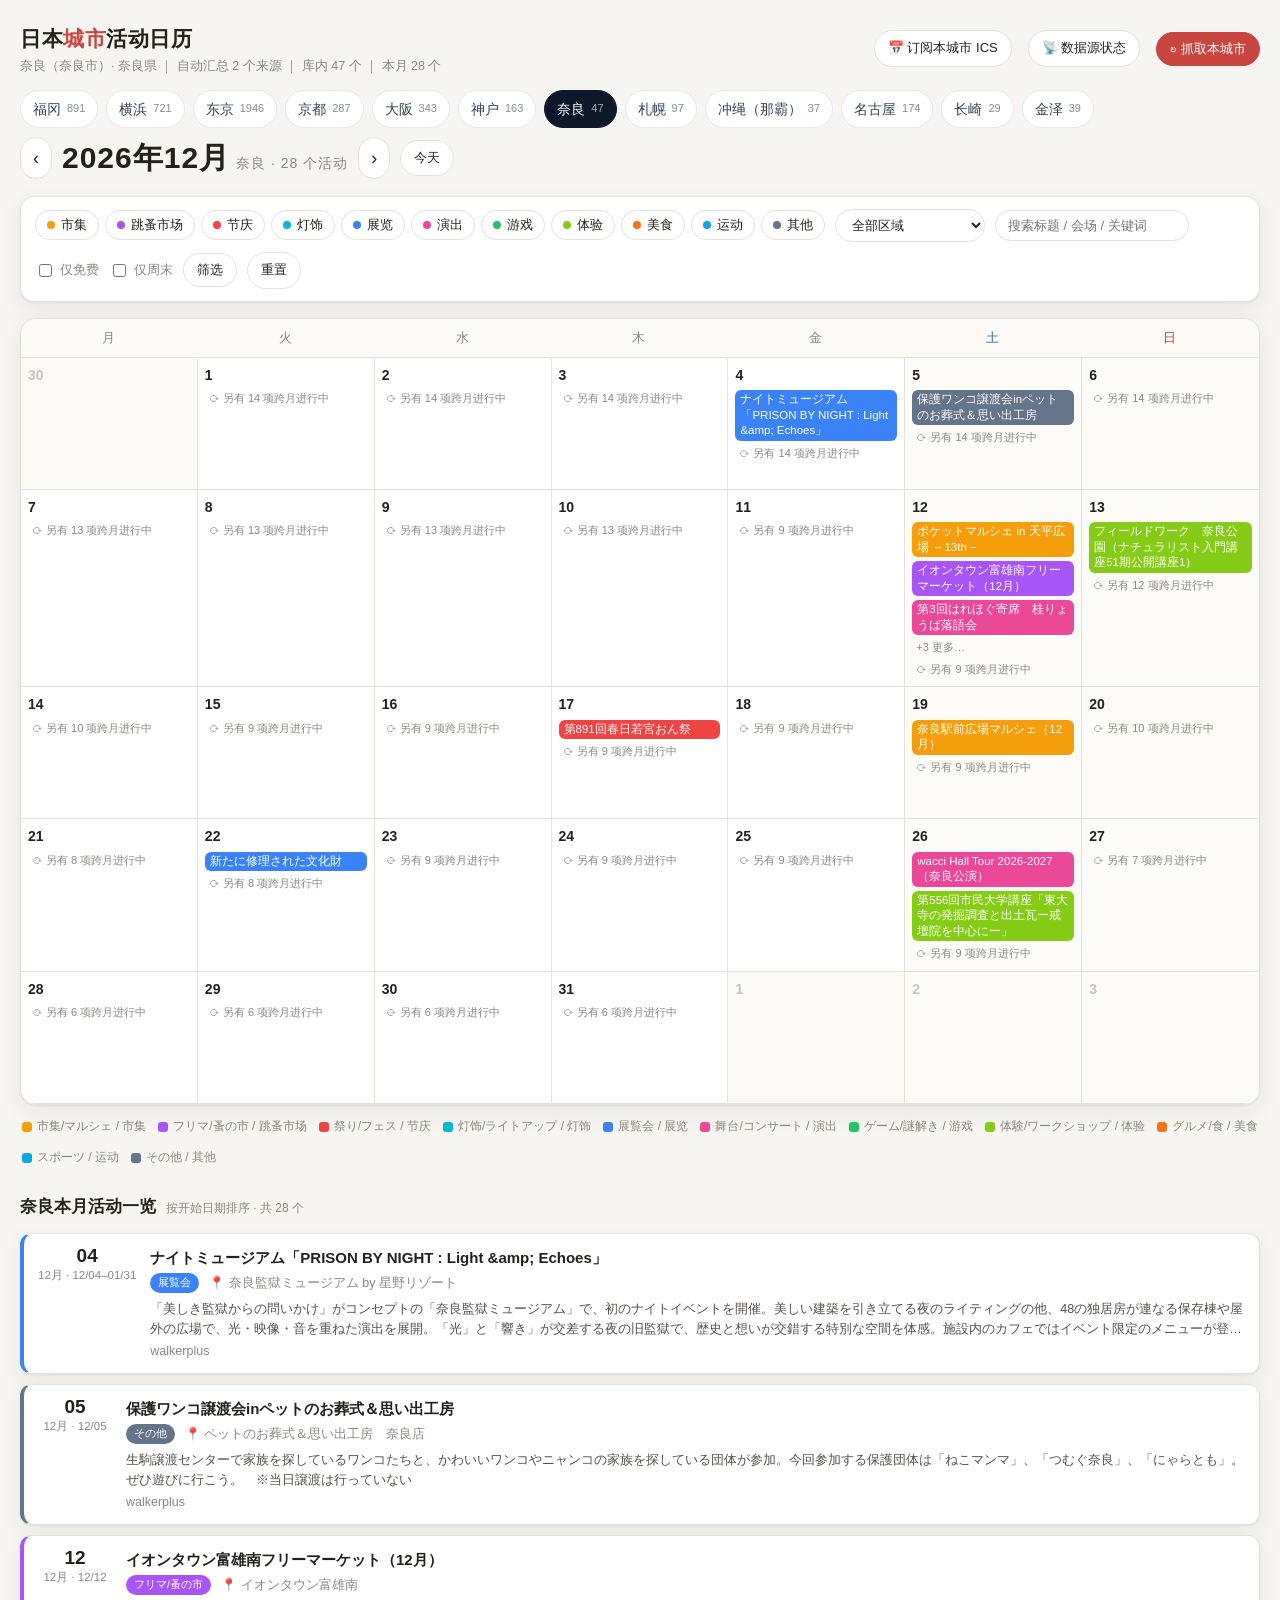
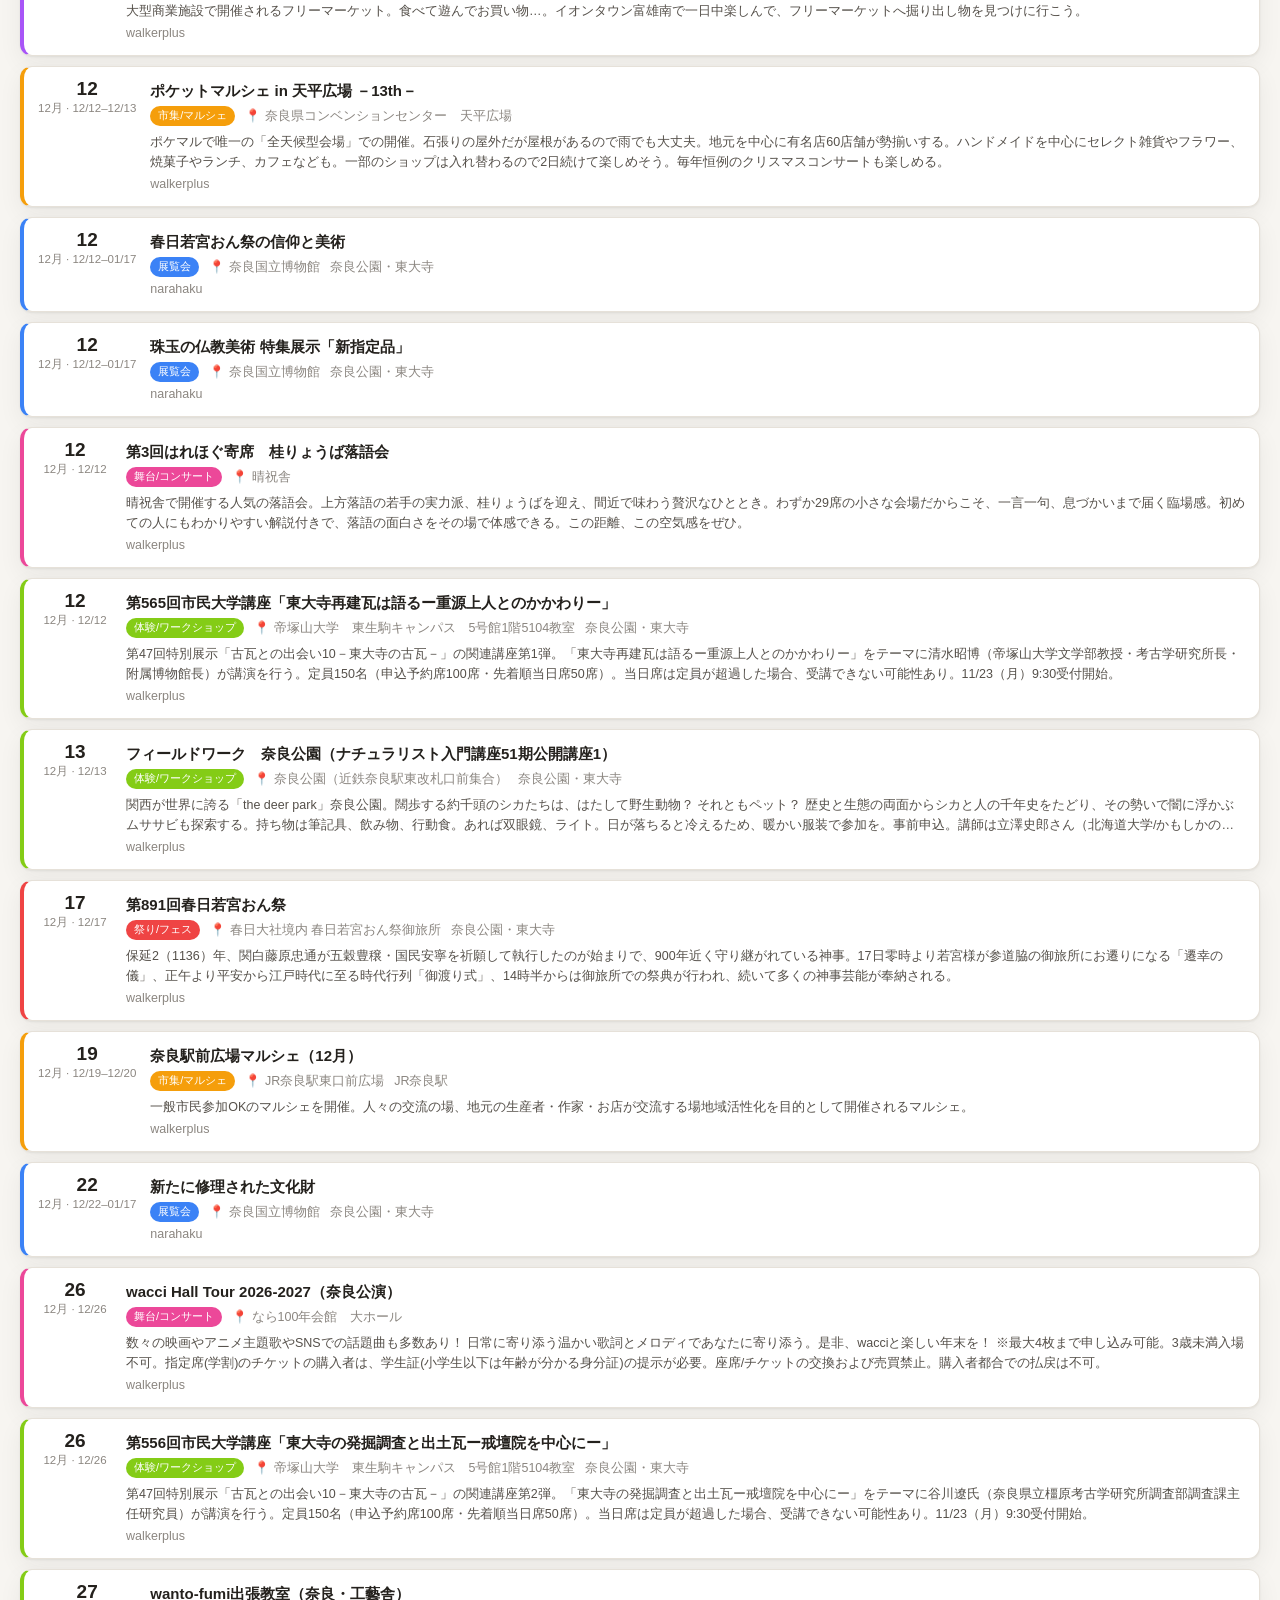
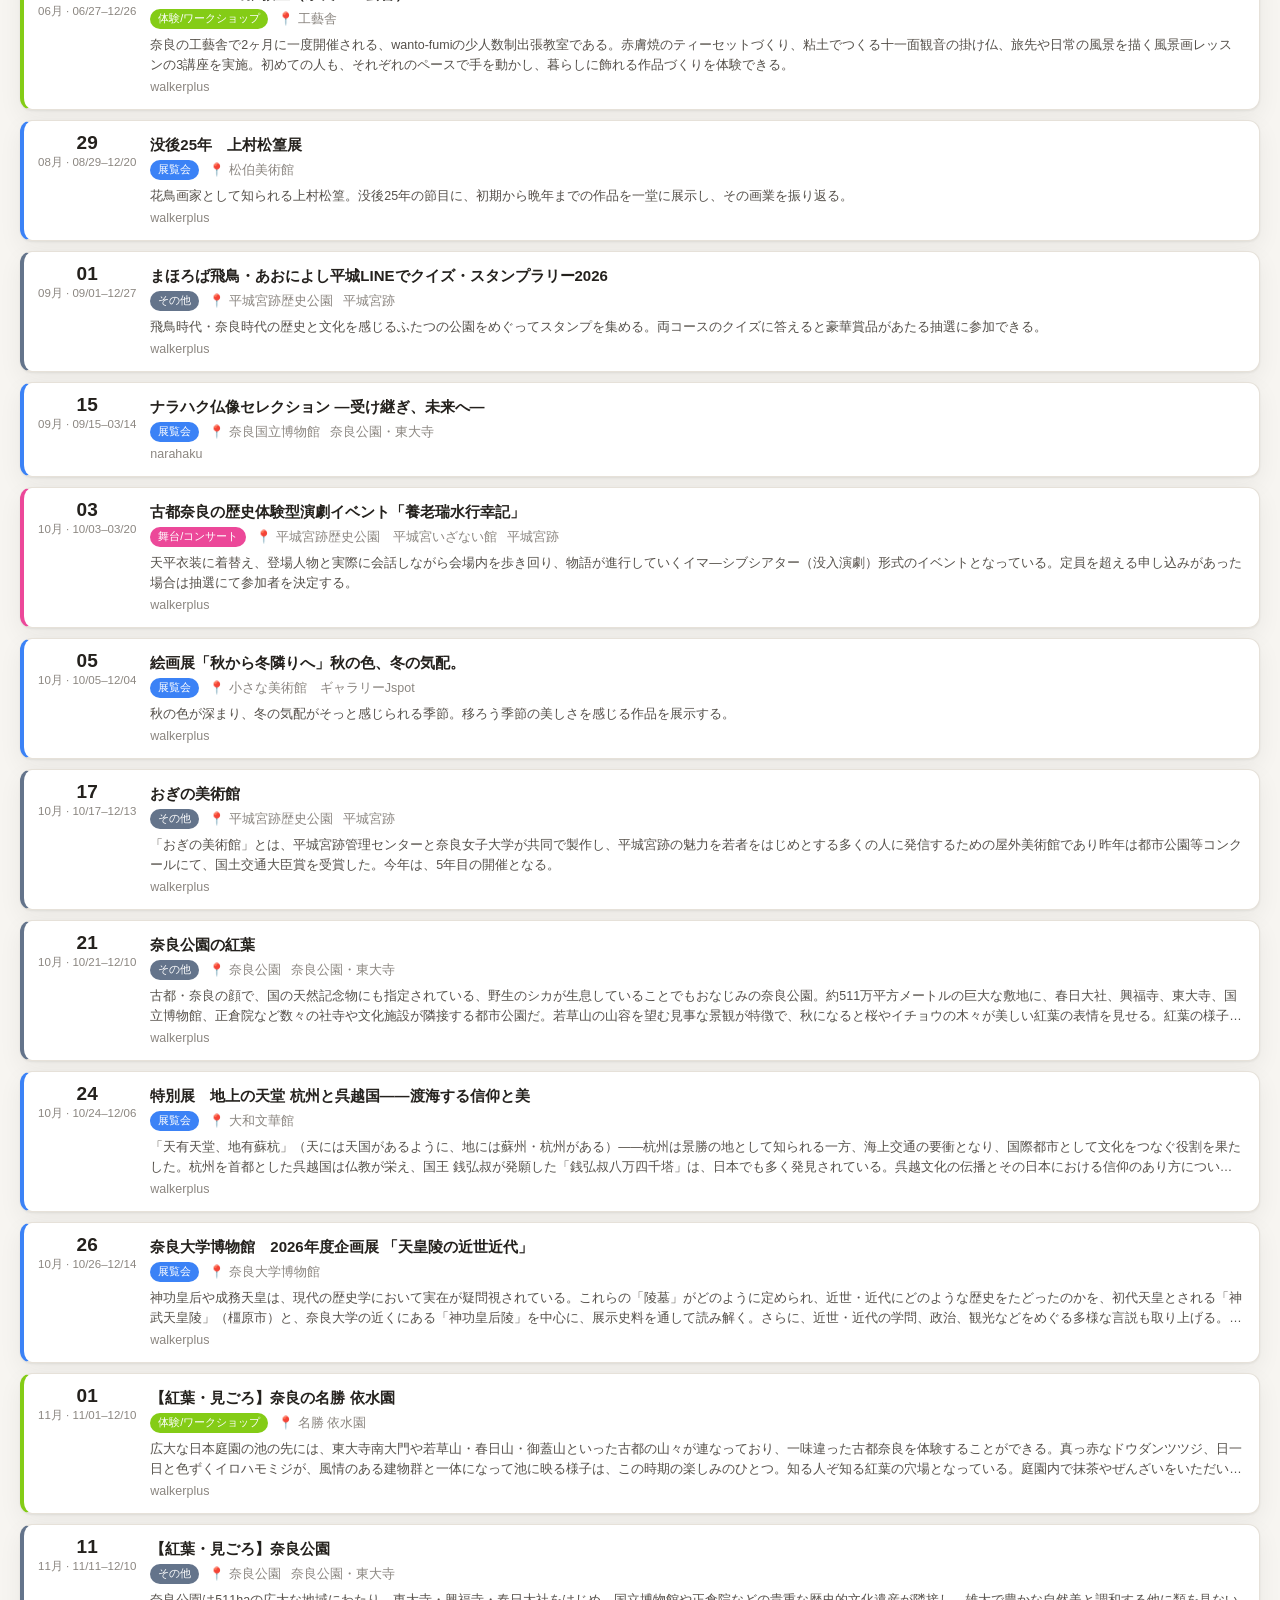
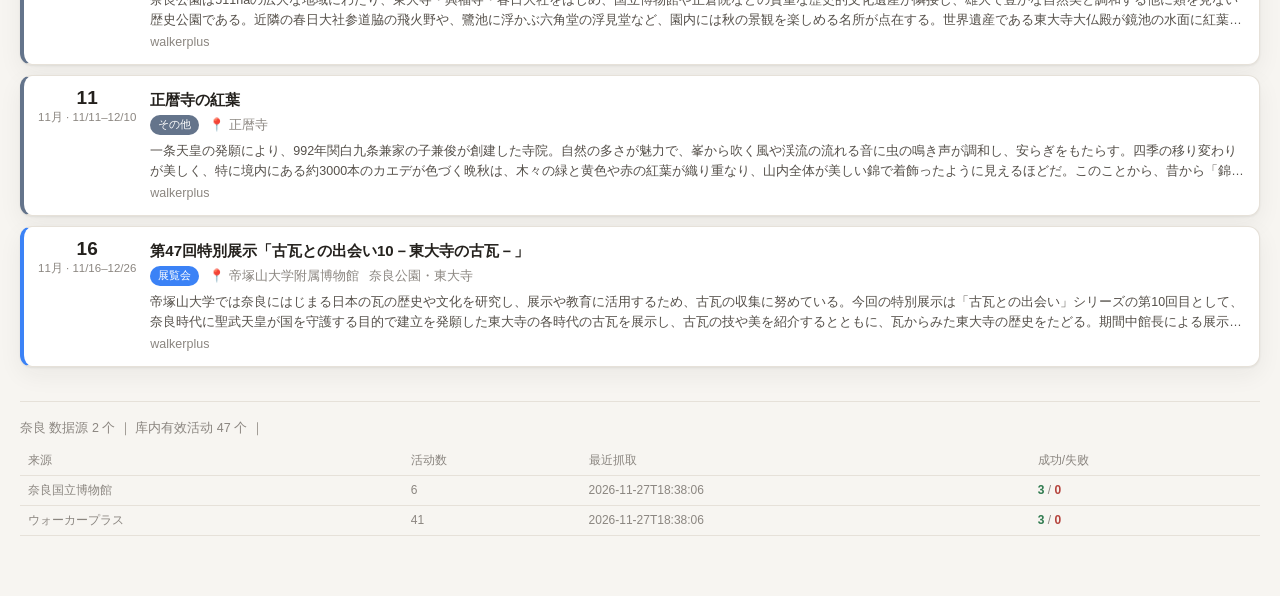
<file: docs/2026-12/nara.html>
<!DOCTYPE html>
<html lang="zh-CN">
<head>
<meta charset="utf-8">
<meta name="viewport" content="width=device-width, initial-scale=1">
<title>2026年12月 · 奈良活动日历 ｜ 日本热门城市</title>
<style>
:root {
  --bg: #f7f5f1;
  --card: #ffffff;
  --ink: #24211d;
  --sub: #8b8680;
  --line: #e6e1d9;
  --accent: #c9453f;
  --shadow: 0 1px 2px rgba(36, 33, 29, .08), 0 8px 24px rgba(36, 33, 29, .06);
}
* { box-sizing: border-box; }
body {
  margin: 0; background: var(--bg); color: var(--ink);
  font-family: -apple-system, BlinkMacSystemFont, "Hiragino Sans", "Noto Sans JP",
    "Microsoft YaHei", "Segoe UI", sans-serif;
  font-size: 14px; line-height: 1.6;
}
a { color: inherit; }
.wrap { max-width: 1280px; margin: 0 auto; padding: 22px 20px 60px; }

header.top { display: flex; align-items: center; gap: 16px; flex-wrap: wrap; margin-bottom: 14px; }
h1 { font-size: 21px; margin: 0; letter-spacing: .5px; }
h1 span { color: var(--accent); }
.meta { color: var(--sub); font-size: 12.5px; }
.spacer { flex: 1; }
.btn {
  border: 1px solid var(--line); background: var(--card); color: var(--ink);
  padding: 7px 13px; border-radius: 999px; font-size: 13px; cursor: pointer;
  text-decoration: none; display: inline-flex; align-items: center; gap: 6px;
}
.btn:hover { border-color: var(--accent); color: var(--accent); }
.btn.primary { background: var(--accent); border-color: var(--accent); color: #fff; }
.btn.primary:hover { filter: brightness(.94); color: #fff; }

.monthbar { display: flex; align-items: center; gap: 10px; margin: 6px 0 14px; }
.monthbar .title { font-size: 30px; font-weight: 700; letter-spacing: 1px; }
.monthbar .title small { font-size: 14px; font-weight: 400; color: var(--sub); margin-left: 6px; }
.arrow { font-size: 18px; padding: 6px 12px; }

form.filters {
  background: var(--card); border: 1px solid var(--line); border-radius: 14px;
  padding: 12px 14px; box-shadow: var(--shadow); margin-bottom: 16px;
  display: flex; flex-wrap: wrap; gap: 10px; align-items: center;
}
.chipset { display: flex; flex-wrap: wrap; gap: 6px; }
.chip {
  border: 1px solid var(--line); border-radius: 999px; padding: 4px 11px; font-size: 12.5px;
  cursor: pointer; user-select: none; background: #fff; display: inline-flex; align-items: center; gap: 6px;
}
.chip input { display: none; }
.chip.on { color: #fff; border-color: transparent; }
.chip .dot { width: 8px; height: 8px; border-radius: 50%; }
select, input[type=search] {
  border: 1px solid var(--line); border-radius: 999px; padding: 7px 12px; font-size: 13px;
  background: #fff; color: var(--ink); outline: none; font-family: inherit;
}
input[type=search] { min-width: 190px; }
label.check { display: inline-flex; gap: 5px; align-items: center; font-size: 13px; color: var(--sub); }

.calendar { background: var(--card); border: 1px solid var(--line); border-radius: 16px; box-shadow: var(--shadow);
  overflow-x: auto; overflow-y: hidden; -webkit-overflow-scrolling: touch; }
.weekhead { display: grid; grid-template-columns: repeat(7, minmax(0, 1fr)); background: #fbfaf7; border-bottom: 1px solid var(--line); }
.weekhead div { padding: 9px 0; text-align: center; font-size: 12.5px; color: var(--sub); letter-spacing: 2px; }
.weekhead div:nth-child(6) { color: #2f6f9f; }
.weekhead div:nth-child(7) { color: #b5433c; }
.grid { display: grid; grid-template-columns: repeat(7, minmax(0, 1fr)); }
.cell {
  min-height: 132px; border-right: 1px solid var(--line); border-bottom: 1px solid var(--line);
  padding: 6px 7px 8px; display: flex; flex-direction: column; gap: 4px; background: #fff;
}
.cell:nth-child(7n) { border-right: 0; }
.cell.out { background: #faf9f6; }
.cell.weekend { background: #fdfbf8; }
.cell.today { background: #fff6ee; box-shadow: inset 0 0 0 2px #f0c8a8; }
.dnum { font-size: 12px; color: var(--sub); display: flex; justify-content: space-between; align-items: center; }
.dnum b { font-size: 14px; color: var(--ink); font-weight: 600; }
.cell.out .dnum b { color: #c8c3ba; }
.cell.today .dnum b { color: var(--accent); }

.ev {
  border-radius: 6px; padding: 2px 5px; font-size: 11.5px; line-height: 1.35;
  color: #fff; text-decoration: none; display: block;
  overflow: hidden; text-overflow: ellipsis; display: -webkit-box;
  -webkit-line-clamp: 3; -webkit-box-orient: vertical;
}
.ev .t { opacity: .92; font-variant-numeric: tabular-nums; margin-right: 3px; }
.more { font-size: 11px; color: var(--sub); padding-left: 4px; }

.legend { display: flex; flex-wrap: wrap; gap: 12px; margin: 12px 2px 26px; font-size: 12px; color: var(--sub); }
.legend span { display: inline-flex; align-items: center; gap: 5px; }
.legend i { width: 10px; height: 10px; border-radius: 3px; display: inline-block; }

.section-title { display: flex; align-items: baseline; gap: 10px; margin: 8px 0 12px; }
.section-title h2 { font-size: 17px; margin: 0; }
.section-title .meta { font-size: 12px; }

.list { display: flex; flex-direction: column; gap: 10px; }
.item {
  background: var(--card); border: 1px solid var(--line); border-left: 4px solid #ccc;
  border-radius: 12px; padding: 12px 14px; display: flex; gap: 14px; box-shadow: var(--shadow);
}
.item .datecol { min-width: 74px; text-align: center; }
.item .datecol .d { font-size: 19px; font-weight: 700; line-height: 1.1; }
.item .datecol .m { font-size: 11.5px; color: var(--sub); }
.item .body { flex: 1; min-width: 0; }
.item .t { font-size: 15px; font-weight: 600; margin-bottom: 3px; }
.item .t a { text-decoration: none; }
.item .t a:hover { text-decoration: underline; }
.item .line { font-size: 12.5px; color: var(--sub); display: flex; flex-wrap: wrap; gap: 10px; margin-top: 2px; }
.item .desc { font-size: 12.5px; color: #55504a; margin-top: 6px; display: -webkit-box; -webkit-line-clamp: 2; -webkit-box-orient: vertical; overflow: hidden; }
.badge { font-size: 11px; padding: 1px 8px; border-radius: 999px; color: #fff; }

footer.stats { margin-top: 34px; border-top: 1px solid var(--line); padding-top: 16px; color: var(--sub); font-size: 12.5px; }
footer.stats table { width: 100%; border-collapse: collapse; margin-top: 8px; font-size: 12px; }
footer.stats th, footer.stats td { text-align: left; padding: 5px 8px; border-bottom: 1px solid var(--line); }
footer.stats th { color: var(--sub); font-weight: 500; }
.ok { color: #2f7a4f; font-weight: 600; }
.bad { color: #b5433c; font-weight: 600; }
@media (max-width: 760px) {
  .wrap { padding: 14px 12px 40px; }
  header.top { gap: 10px; }
  h1 { font-size: 18px; }
  .monthbar { flex-wrap: wrap; gap: 8px; }
  .monthbar .title { font-size: 20px; }
  .filters { padding: 10px; gap: 8px; }
  .btn { font-size: 12px; padding: 6px 10px; }
  .monthbar .btn.arrow { padding: 6px 10px; }
  input[type=search] { min-width: 0; flex: 1 1 100%; }
  /* 周历在手机上横向滑动查看，不再被裁掉右半部分 */
  .grid, .weekhead { min-width: 700px; }
  .cell { min-height: 96px; padding: 4px 5px; }
  .ev { font-size: 10.5px; -webkit-line-clamp: 2; word-break: break-word; }
  .more { font-size: 10px; }
  .legend { font-size: 11px; gap: 8px; }
  .item { padding: 10px 12px; gap: 10px; }
  .item .datecol { min-width: 46px; }
  .item .datecol .d { font-size: 16px; }
  .item .t { font-size: 14px; }
  footer.stats table { font-size: 11px; }
  .swipe-hint { display: block; }
}
.swipe-hint { display: none; font-size: 11.5px; color: var(--sub); margin: 8px 2px 0; }

/* ---- 城市切换标签 ---- */
.citytabs{display:flex;flex-wrap:wrap;gap:8px;margin:14px 0 6px}
.citytab{display:flex;align-items:center;gap:6px;padding:7px 12px;border:1px solid #e2e8f0;border-radius:999px;
  background:#fff;color:#334155;font-size:14px;text-decoration:none;transition:all .15s}
.citytab:hover{border-color:#94a3b8;transform:translateY(-1px)}
.citytab.on{background:#0f172a;color:#fff;border-color:#0f172a}
.citytab small{font-size:11px;opacity:.6}

.ev.ongoing{background:#f8fafc !important;color:#475569;font-size:11px}


/* ---- 手机端：日期议程视图（替代 7 列周历） ---- */
.magenda { display: none; }
@media (max-width: 760px) {
  .calendar, .swipe-hint { display: none; }
  .magenda { display: flex; flex-direction: column; gap: 10px; margin-bottom: 18px; }
  .mday { background: var(--card); border: 1px solid var(--line); border-radius: 12px; padding: 10px 12px; box-shadow: var(--shadow); }
  .mday.today { box-shadow: inset 0 0 0 2px #f0c8a8; }
  .mday-h { display: flex; align-items: baseline; gap: 6px; margin-bottom: 6px; color: var(--sub); font-size: 12px; }
  .mday-h b { font-size: 18px; color: var(--ink); font-weight: 700; }
  .mday-h .wd { font-size: 12px; }
  .mday-h em { font-style: normal; margin-left: auto; }
  .mday-h .today-tag { font-style: normal; background: var(--accent); color: #fff; font-size: 11px; padding: 1px 7px; border-radius: 999px; }
  .mday-body { display: flex; flex-direction: column; gap: 5px; }
  .mitem { display: grid; grid-template-columns: 8px 1fr; column-gap: 7px; align-items: start; text-decoration: none;
    border-radius: 8px; padding: 6px 8px; background: #faf9f6; }
  .mitem i { width: 8px; height: 8px; border-radius: 50%; margin-top: 4px; }
  .mitem .mt { font-size: 13px; line-height: 1.4; color: var(--ink); overflow-wrap: anywhere; }
  .mitem .mv { grid-column: 2; font-size: 11px; color: var(--sub); overflow-wrap: anywhere; }
}


/* ---- 手机端防横向溢出（兜底） ---- */
@media (max-width: 760px) {
  html, body { max-width: 100%; overflow-x: hidden; }
  .wrap { width: 100%; }
  header.top > div, header.top .meta, .monthbar, .filters, .citytabs, .mday, .mitem, .item, .item .body,
  .mday-h, .mitem .mt, .mitem .mv { min-width: 0; max-width: 100%; }
  .meta, .mday-h, .mitem .mv { white-space: normal; overflow-wrap: anywhere; word-break: break-word; }
  header.top > div { flex: 1 1 240px; }
  .citytab { max-width: 46vw; }
  .citytab span, .citytab { overflow-wrap: anywhere; }
}

</style>
<link rel="alternate" type="text/calendar" href="/calendar.ics?city=nara">
</head>
<body>
<div class="wrap">

<header class="top">
  <div>
    <h1>日本<span>城市</span>活动日历</h1>
    <div class="meta">奈良（奈良市）· 奈良県 ｜ 自动汇总 2 个来源 ｜ 库内 47 个 ｜ 本月 28 个</div>
  </div>
  <div class="spacer"></div>
  <a class="btn" href="/calendar.ics?city=nara">📅 订阅本城市 ICS</a>
  <a class="btn" href="/sources?city=nara">📡 数据源状态</a>
  <button class="btn primary" id="refreshBtn" onclick="doRefresh()">↻ 抓取本城市</button>
</header>

<nav class="citytabs">
  
  <a class="citytab " href="/?city=fukuoka&month=2026-12">
    福冈<small>891</small>
  </a>
  
  <a class="citytab " href="/?city=yokohama&month=2026-12">
    横浜<small>721</small>
  </a>
  
  <a class="citytab " href="/?city=tokyo&month=2026-12">
    东京<small>1946</small>
  </a>
  
  <a class="citytab " href="/?city=kyoto&month=2026-12">
    京都<small>287</small>
  </a>
  
  <a class="citytab " href="/?city=osaka&month=2026-12">
    大阪<small>343</small>
  </a>
  
  <a class="citytab " href="/?city=kobe&month=2026-12">
    神户<small>163</small>
  </a>
  
  <a class="citytab on" href="/?city=nara&month=2026-12">
    奈良<small>47</small>
  </a>
  
  <a class="citytab " href="/?city=sapporo&month=2026-12">
    札幌<small>97</small>
  </a>
  
  <a class="citytab " href="/?city=okinawa&month=2026-12">
    冲绳（那霸）<small>37</small>
  </a>
  
  <a class="citytab " href="/?city=nagoya&month=2026-12">
    名古屋<small>174</small>
  </a>
  
  <a class="citytab " href="/?city=nagasaki&month=2026-12">
    长崎<small>29</small>
  </a>
  
  <a class="citytab " href="/?city=kanazawa&month=2026-12">
    金泽<small>39</small>
  </a>
  
</nav>

<div class="monthbar">
  <a class="btn arrow" href="/?city=nara&month=2026-11">‹</a>
  <div class="title">2026年12月<small>奈良 · 28 个活动</small></div>
  <a class="btn arrow" href="/?city=nara&month=2027-01">›</a>
  <a class="btn" href="/?city=nara&month=2026-11">今天</a>
  
</div>

<form class="filters" method="get" action="/">
  <input type="hidden" name="month" value="2026-12">
  <input type="hidden" name="city" value="nara">
  <div class="chipset">
    
    <label class="chip "
           >
      <input type="checkbox" name="cat" value="market" 
             onchange="this.form.submit()">
      <span class="dot" style="background:#f59e0b"></span>市集
    </label>
    
    <label class="chip "
           >
      <input type="checkbox" name="cat" value="flea" 
             onchange="this.form.submit()">
      <span class="dot" style="background:#a855f7"></span>跳蚤市场
    </label>
    
    <label class="chip "
           >
      <input type="checkbox" name="cat" value="festival" 
             onchange="this.form.submit()">
      <span class="dot" style="background:#ef4444"></span>节庆
    </label>
    
    <label class="chip "
           >
      <input type="checkbox" name="cat" value="illumination" 
             onchange="this.form.submit()">
      <span class="dot" style="background:#06b6d4"></span>灯饰
    </label>
    
    <label class="chip "
           >
      <input type="checkbox" name="cat" value="exhibition" 
             onchange="this.form.submit()">
      <span class="dot" style="background:#3b82f6"></span>展览
    </label>
    
    <label class="chip "
           >
      <input type="checkbox" name="cat" value="performance" 
             onchange="this.form.submit()">
      <span class="dot" style="background:#ec4899"></span>演出
    </label>
    
    <label class="chip "
           >
      <input type="checkbox" name="cat" value="game" 
             onchange="this.form.submit()">
      <span class="dot" style="background:#22c55e"></span>游戏
    </label>
    
    <label class="chip "
           >
      <input type="checkbox" name="cat" value="workshop" 
             onchange="this.form.submit()">
      <span class="dot" style="background:#84cc16"></span>体验
    </label>
    
    <label class="chip "
           >
      <input type="checkbox" name="cat" value="food" 
             onchange="this.form.submit()">
      <span class="dot" style="background:#f97316"></span>美食
    </label>
    
    <label class="chip "
           >
      <input type="checkbox" name="cat" value="sports" 
             onchange="this.form.submit()">
      <span class="dot" style="background:#0ea5e9"></span>运动
    </label>
    
    <label class="chip "
           >
      <input type="checkbox" name="cat" value="other" 
             onchange="this.form.submit()">
      <span class="dot" style="background:#64748b"></span>其他
    </label>
    
  </div>
  <select name="area" onchange="this.form.submit()">
    <option value="">全部区域</option>
    
    <option value="奈良公園・東大寺" >奈良公園・東大寺</option>
    
    <option value="JR奈良駅" >JR奈良駅</option>
    
    <option value="平城宮跡" >平城宮跡</option>
    
  </select>
  <input type="search" name="q" value="" placeholder="搜索标题 / 会场 / 关键词">
  <label class="check"><input type="checkbox" name="free" value="1" 
         onchange="this.form.submit()">仅免费</label>
  <label class="check"><input type="checkbox" name="weekend" value="1" 
         onchange="this.form.submit()">仅周末</label>
  <button class="btn" type="submit">筛选</button>
  <a class="btn" href="/?city=nara&month=2026-12">重置</a>
</form>

<div class="calendar">
  <div class="weekhead">
    <div>月</div><div>火</div><div>水</div><div>木</div><div>金</div><div>土</div><div>日</div>
  </div>
  <div class="grid">
    
    <div class="cell out  ">
      <div class="dnum"><b>30</b></div>
      
      
      
    </div>
    
    <div class="cell   ">
      <div class="dnum"><b>1</b></div>
      
      
      
      <span class="more">⟳ 另有 14 项跨月进行中</span>
      
    </div>
    
    <div class="cell   ">
      <div class="dnum"><b>2</b></div>
      
      
      
      <span class="more">⟳ 另有 14 项跨月进行中</span>
      
    </div>
    
    <div class="cell   ">
      <div class="dnum"><b>3</b></div>
      
      
      
      <span class="more">⟳ 另有 14 项跨月进行中</span>
      
    </div>
    
    <div class="cell   ">
      <div class="dnum"><b>4</b></div>
      
      <a class="ev" href="https://hoshinoresorts.com/nara-prison-museum/ja/activities-events/prison-by-night/" target="_blank" rel="noopener"
         style="background:#3b82f6" title="ナイトミュージアム「PRISON BY NIGHT : Light &amp;amp; Echoes」 ｜ 奈良監獄ミュージアム by 星野リゾート ｜ 12/04–01/31">
        ナイトミュージアム「PRISON BY NIGHT : Light &amp;amp; Echoes」
      </a>
      
      
      
      <span class="more">⟳ 另有 14 项跨月进行中</span>
      
    </div>
    
    <div class="cell  weekend ">
      <div class="dnum"><b>5</b></div>
      
      <a class="ev" href="https://wanko.peace-winds.org/facility/ikoma" target="_blank" rel="noopener"
         style="background:#64748b" title="保護ワンコ譲渡会inペットのお葬式＆思い出工房 ｜ ペットのお葬式＆思い出工房　奈良店 ｜ 12/05">
        保護ワンコ譲渡会inペットのお葬式＆思い出工房
      </a>
      
      
      
      <span class="more">⟳ 另有 14 项跨月进行中</span>
      
    </div>
    
    <div class="cell  weekend ">
      <div class="dnum"><b>6</b></div>
      
      
      
      <span class="more">⟳ 另有 14 项跨月进行中</span>
      
    </div>
    
    <div class="cell   ">
      <div class="dnum"><b>7</b></div>
      
      
      
      <span class="more">⟳ 另有 13 项跨月进行中</span>
      
    </div>
    
    <div class="cell   ">
      <div class="dnum"><b>8</b></div>
      
      
      
      <span class="more">⟳ 另有 13 项跨月进行中</span>
      
    </div>
    
    <div class="cell   ">
      <div class="dnum"><b>9</b></div>
      
      
      
      <span class="more">⟳ 另有 13 项跨月进行中</span>
      
    </div>
    
    <div class="cell   ">
      <div class="dnum"><b>10</b></div>
      
      
      
      <span class="more">⟳ 另有 13 项跨月进行中</span>
      
    </div>
    
    <div class="cell   ">
      <div class="dnum"><b>11</b></div>
      
      
      
      <span class="more">⟳ 另有 9 项跨月进行中</span>
      
    </div>
    
    <div class="cell  weekend ">
      <div class="dnum"><b>12</b></div>
      
      <a class="ev" href="https://ameblo.jp/pocketmarche" target="_blank" rel="noopener"
         style="background:#f59e0b" title="ポケットマルシェ in 天平広場 －13th－ ｜ 奈良県コンベンションセンター　天平広場 ｜ 12/12–12/13">
        ポケットマルシェ in 天平広場 －13th－
      </a>
      
      <a class="ev" href="https://www.nadeshikofurima.com/" target="_blank" rel="noopener"
         style="background:#a855f7" title="イオンタウン富雄南フリーマーケット（12月） ｜ イオンタウン富雄南 ｜ 12/12">
        イオンタウン富雄南フリーマーケット（12月）
      </a>
      
      <a class="ev" href="https://www.instagram.com/p/DbsbkeAGti_/?igsh=MW5mYWxuYTIza2x3bQ==" target="_blank" rel="noopener"
         style="background:#ec4899" title="第3回はれほぐ寄席　桂りょうば落語会 ｜ 晴祝舎 ｜ 12/12">
        第3回はれほぐ寄席　桂りょうば落語会
      </a>
      
      <span class="more">+3 更多…</span>
      
      <span class="more">⟳ 另有 9 项跨月进行中</span>
      
    </div>
    
    <div class="cell  weekend ">
      <div class="dnum"><b>13</b></div>
      
      <a class="ev" href="https://www.nature.or.jp/training/naturalist.html" target="_blank" rel="noopener"
         style="background:#84cc16" title="フィールドワーク　奈良公園（ナチュラリスト入門講座51期公開講座1） ｜ 奈良公園（近鉄奈良駅東改札口前集合） ｜ 12/13">
        フィールドワーク　奈良公園（ナチュラリスト入門講座51期公開講座1）
      </a>
      
      
      
      <span class="more">⟳ 另有 12 项跨月进行中</span>
      
    </div>
    
    <div class="cell   ">
      <div class="dnum"><b>14</b></div>
      
      
      
      <span class="more">⟳ 另有 10 项跨月进行中</span>
      
    </div>
    
    <div class="cell   ">
      <div class="dnum"><b>15</b></div>
      
      
      
      <span class="more">⟳ 另有 9 项跨月进行中</span>
      
    </div>
    
    <div class="cell   ">
      <div class="dnum"><b>16</b></div>
      
      
      
      <span class="more">⟳ 另有 9 项跨月进行中</span>
      
    </div>
    
    <div class="cell   ">
      <div class="dnum"><b>17</b></div>
      
      <a class="ev" href="https://www.kasugataisha.or.jp" target="_blank" rel="noopener"
         style="background:#ef4444" title="第891回春日若宮おん祭 ｜ 春日大社境内 春日若宮おん祭御旅所 ｜ 12/17">
        第891回春日若宮おん祭
      </a>
      
      
      
      <span class="more">⟳ 另有 9 项跨月进行中</span>
      
    </div>
    
    <div class="cell   ">
      <div class="dnum"><b>18</b></div>
      
      
      
      <span class="more">⟳ 另有 9 项跨月进行中</span>
      
    </div>
    
    <div class="cell  weekend ">
      <div class="dnum"><b>19</b></div>
      
      <a class="ev" href="https://www.nadeshikofurima.com/" target="_blank" rel="noopener"
         style="background:#f59e0b" title="奈良駅前広場マルシェ（12月） ｜ JR奈良駅東口前広場 ｜ 12/19–12/20">
        奈良駅前広場マルシェ（12月）
      </a>
      
      
      
      <span class="more">⟳ 另有 9 项跨月进行中</span>
      
    </div>
    
    <div class="cell  weekend ">
      <div class="dnum"><b>20</b></div>
      
      
      
      <span class="more">⟳ 另有 10 项跨月进行中</span>
      
    </div>
    
    <div class="cell   ">
      <div class="dnum"><b>21</b></div>
      
      
      
      <span class="more">⟳ 另有 8 项跨月进行中</span>
      
    </div>
    
    <div class="cell   ">
      <div class="dnum"><b>22</b></div>
      
      <a class="ev" href="https://www.narahaku.go.jp/exhibition/special/thematic_exhibition/202612_shuri/" target="_blank" rel="noopener"
         style="background:#3b82f6" title="新たに修理された文化財 ｜ 奈良国立博物館 ｜ 12/22–01/17">
        新たに修理された文化財
      </a>
      
      
      
      <span class="more">⟳ 另有 8 项跨月进行中</span>
      
    </div>
    
    <div class="cell   ">
      <div class="dnum"><b>23</b></div>
      
      
      
      <span class="more">⟳ 另有 9 项跨月进行中</span>
      
    </div>
    
    <div class="cell   ">
      <div class="dnum"><b>24</b></div>
      
      
      
      <span class="more">⟳ 另有 9 项跨月进行中</span>
      
    </div>
    
    <div class="cell   ">
      <div class="dnum"><b>25</b></div>
      
      
      
      <span class="more">⟳ 另有 9 项跨月进行中</span>
      
    </div>
    
    <div class="cell  weekend ">
      <div class="dnum"><b>26</b></div>
      
      <a class="ev" href="https://www.naratv.co.jp/wacci/" target="_blank" rel="noopener"
         style="background:#ec4899" title="wacci Hall Tour 2026-2027（奈良公演） ｜ なら100年会館　大ホール ｜ 12/26">
        wacci Hall Tour 2026-2027（奈良公演）
      </a>
      
      <a class="ev" href="https://www.tezukayama-u.ac.jp/social/lectures/openlist_citizen/20260924/" target="_blank" rel="noopener"
         style="background:#84cc16" title="第556回市民大学講座「東大寺の発掘調査と出土瓦ー戒壇院を中心にー」 ｜ 帝塚山大学　東生駒キャンパス　5号館1階5104教室 ｜ 12/26">
        第556回市民大学講座「東大寺の発掘調査と出土瓦ー戒壇院を中心にー」
      </a>
      
      
      
      <span class="more">⟳ 另有 9 项跨月进行中</span>
      
    </div>
    
    <div class="cell  weekend ">
      <div class="dnum"><b>27</b></div>
      
      
      
      <span class="more">⟳ 另有 7 项跨月进行中</span>
      
    </div>
    
    <div class="cell   ">
      <div class="dnum"><b>28</b></div>
      
      
      
      <span class="more">⟳ 另有 6 项跨月进行中</span>
      
    </div>
    
    <div class="cell   ">
      <div class="dnum"><b>29</b></div>
      
      
      
      <span class="more">⟳ 另有 6 项跨月进行中</span>
      
    </div>
    
    <div class="cell   ">
      <div class="dnum"><b>30</b></div>
      
      
      
      <span class="more">⟳ 另有 6 项跨月进行中</span>
      
    </div>
    
    <div class="cell   ">
      <div class="dnum"><b>31</b></div>
      
      
      
      <span class="more">⟳ 另有 6 项跨月进行中</span>
      
    </div>
    
    <div class="cell out  ">
      <div class="dnum"><b>1</b></div>
      
      
      
    </div>
    
    <div class="cell out weekend ">
      <div class="dnum"><b>2</b></div>
      
      
      
    </div>
    
    <div class="cell out weekend ">
      <div class="dnum"><b>3</b></div>
      
      
      
    </div>
    
  </div>
</div>
<p class="swipe-hint">← 左右滑动可查看整周 7 天 →</p>

<div class="magenda">
  
  <div class="mday">
    <div class="mday-h">
      <b>4</b>
      <span class="wd">五</span>
      <em>1 项</em>
      
    </div>
    <div class="mday-body">
      
      <a class="mitem" href="https://hoshinoresorts.com/nara-prison-museum/ja/activities-events/prison-by-night/" target="_blank" rel="noopener">
        <i style="background:#3b82f6"></i>
        <span class="mt">ナイトミュージアム「PRISON BY NIGHT : Light &amp;amp; Echoes」</span>
        <span class="mv">奈良監獄ミュージアム by 星野リゾート</span>
      </a>
      
      
    </div>
  </div>
  
  <div class="mday">
    <div class="mday-h">
      <b>5</b>
      <span class="wd">六</span>
      <em>1 项</em>
      
    </div>
    <div class="mday-body">
      
      <a class="mitem" href="https://wanko.peace-winds.org/facility/ikoma" target="_blank" rel="noopener">
        <i style="background:#64748b"></i>
        <span class="mt">保護ワンコ譲渡会inペットのお葬式＆思い出工房</span>
        <span class="mv">ペットのお葬式＆思い出工房　奈良店</span>
      </a>
      
      
    </div>
  </div>
  
  <div class="mday">
    <div class="mday-h">
      <b>12</b>
      <span class="wd">六</span>
      <em>6 项</em>
      
    </div>
    <div class="mday-body">
      
      <a class="mitem" href="https://ameblo.jp/pocketmarche" target="_blank" rel="noopener">
        <i style="background:#f59e0b"></i>
        <span class="mt">ポケットマルシェ in 天平広場 －13th－</span>
        <span class="mv">奈良県コンベンションセンター　天平広場</span>
      </a>
      
      <a class="mitem" href="https://www.nadeshikofurima.com/" target="_blank" rel="noopener">
        <i style="background:#a855f7"></i>
        <span class="mt">イオンタウン富雄南フリーマーケット（12月）</span>
        <span class="mv">イオンタウン富雄南</span>
      </a>
      
      <a class="mitem" href="https://www.instagram.com/p/DbsbkeAGti_/?igsh=MW5mYWxuYTIza2x3bQ==" target="_blank" rel="noopener">
        <i style="background:#ec4899"></i>
        <span class="mt">第3回はれほぐ寄席　桂りょうば落語会</span>
        <span class="mv">晴祝舎</span>
      </a>
      
      <a class="mitem" href="https://www.tezukayama-u.ac.jp/social/lectures/openlist_citizen/20260424/" target="_blank" rel="noopener">
        <i style="background:#84cc16"></i>
        <span class="mt">第565回市民大学講座「東大寺再建瓦は語るー重源上人とのかかわりー」</span>
        <span class="mv">帝塚山大学　東生駒キャンパス　5号館1階5104教室</span>
      </a>
      
      <a class="mitem" href="https://www.narahaku.go.jp/exhibition/special/feature_exhibition/202612_on-matsuri/" target="_blank" rel="noopener">
        <i style="background:#3b82f6"></i>
        <span class="mt">春日若宮おん祭の信仰と美術</span>
        <span class="mv">奈良国立博物館</span>
      </a>
      
      <span class="more">+1 更多</span>
    </div>
  </div>
  
  <div class="mday">
    <div class="mday-h">
      <b>13</b>
      <span class="wd">日</span>
      <em>1 项</em>
      
    </div>
    <div class="mday-body">
      
      <a class="mitem" href="https://www.nature.or.jp/training/naturalist.html" target="_blank" rel="noopener">
        <i style="background:#84cc16"></i>
        <span class="mt">フィールドワーク　奈良公園（ナチュラリスト入門講座51期公開講座1）</span>
        <span class="mv">奈良公園（近鉄奈良駅東改札口前集合）</span>
      </a>
      
      
    </div>
  </div>
  
  <div class="mday">
    <div class="mday-h">
      <b>17</b>
      <span class="wd">四</span>
      <em>1 项</em>
      
    </div>
    <div class="mday-body">
      
      <a class="mitem" href="https://www.kasugataisha.or.jp" target="_blank" rel="noopener">
        <i style="background:#ef4444"></i>
        <span class="mt">第891回春日若宮おん祭</span>
        <span class="mv">春日大社境内 春日若宮おん祭御旅所</span>
      </a>
      
      
    </div>
  </div>
  
  <div class="mday">
    <div class="mday-h">
      <b>19</b>
      <span class="wd">六</span>
      <em>1 项</em>
      
    </div>
    <div class="mday-body">
      
      <a class="mitem" href="https://www.nadeshikofurima.com/" target="_blank" rel="noopener">
        <i style="background:#f59e0b"></i>
        <span class="mt">奈良駅前広場マルシェ（12月）</span>
        <span class="mv">JR奈良駅東口前広場</span>
      </a>
      
      
    </div>
  </div>
  
  <div class="mday">
    <div class="mday-h">
      <b>22</b>
      <span class="wd">二</span>
      <em>1 项</em>
      
    </div>
    <div class="mday-body">
      
      <a class="mitem" href="https://www.narahaku.go.jp/exhibition/special/thematic_exhibition/202612_shuri/" target="_blank" rel="noopener">
        <i style="background:#3b82f6"></i>
        <span class="mt">新たに修理された文化財</span>
        <span class="mv">奈良国立博物館</span>
      </a>
      
      
    </div>
  </div>
  
  <div class="mday">
    <div class="mday-h">
      <b>26</b>
      <span class="wd">六</span>
      <em>2 项</em>
      
    </div>
    <div class="mday-body">
      
      <a class="mitem" href="https://www.naratv.co.jp/wacci/" target="_blank" rel="noopener">
        <i style="background:#ec4899"></i>
        <span class="mt">wacci Hall Tour 2026-2027（奈良公演）</span>
        <span class="mv">なら100年会館　大ホール</span>
      </a>
      
      <a class="mitem" href="https://www.tezukayama-u.ac.jp/social/lectures/openlist_citizen/20260924/" target="_blank" rel="noopener">
        <i style="background:#84cc16"></i>
        <span class="mt">第556回市民大学講座「東大寺の発掘調査と出土瓦ー戒壇院を中心にー」</span>
        <span class="mv">帝塚山大学　東生駒キャンパス　5号館1階5104教室</span>
      </a>
      
      
    </div>
  </div>
  
</div>

<div class="legend">
  
  <span><i style="background:#f59e0b"></i>市集/マルシェ / 市集</span>
  
  <span><i style="background:#a855f7"></i>フリマ/蚤の市 / 跳蚤市场</span>
  
  <span><i style="background:#ef4444"></i>祭り/フェス / 节庆</span>
  
  <span><i style="background:#06b6d4"></i>灯饰/ライトアップ / 灯饰</span>
  
  <span><i style="background:#3b82f6"></i>展覧会 / 展览</span>
  
  <span><i style="background:#ec4899"></i>舞台/コンサート / 演出</span>
  
  <span><i style="background:#22c55e"></i>ゲーム/謎解き / 游戏</span>
  
  <span><i style="background:#84cc16"></i>体験/ワークショップ / 体验</span>
  
  <span><i style="background:#f97316"></i>グルメ/食 / 美食</span>
  
  <span><i style="background:#0ea5e9"></i>スポーツ / 运动</span>
  
  <span><i style="background:#64748b"></i>その他 / 其他</span>
  
</div>

<div class="section-title">
  <h2>奈良本月活动一览</h2>
  <span class="meta">按开始日期排序 · 共 28 个</span>
</div>

<div class="list">
  
  <div class="item" style="border-left-color:#3b82f6">
    <div class="datecol">
      <div class="d">04</div>
      <div class="m">12月 · 12/04–01/31</div>
    </div>
    <div class="body">
      <div class="t"><a href="https://hoshinoresorts.com/nara-prison-museum/ja/activities-events/prison-by-night/" target="_blank" rel="noopener">ナイトミュージアム「PRISON BY NIGHT : Light &amp;amp; Echoes」</a></div>
      <div class="line">
        <span class="badge" style="background:#3b82f6">展覧会</span>
        <span>📍 奈良監獄ミュージアム by 星野リゾート</span>
        
        
        
      </div>
      <div class="desc">「美しき監獄からの問いかけ」がコンセプトの「奈良監獄ミュージアム」で、初のナイトイベントを開催。美しい建築を引き立てる夜のライティングの他、48の独居房が連なる保存棟や屋外の広場で、光・映像・音を重ねた演出を展開。「光」と「響き」が交差する夜の旧監獄で、歴史と想いが交錯する特別な空間を体感。施設内のカフェではイベント限定のメニューが登場する他、ミュージアムショップでは限定グッズも販売。</div>
      <div class="line">
        <span>walkerplus</span>
      </div>
    </div>
  </div>
  
  <div class="item" style="border-left-color:#64748b">
    <div class="datecol">
      <div class="d">05</div>
      <div class="m">12月 · 12/05</div>
    </div>
    <div class="body">
      <div class="t"><a href="https://wanko.peace-winds.org/facility/ikoma" target="_blank" rel="noopener">保護ワンコ譲渡会inペットのお葬式＆思い出工房</a></div>
      <div class="line">
        <span class="badge" style="background:#64748b">その他</span>
        <span>📍 ペットのお葬式＆思い出工房　奈良店</span>
        
        
        
      </div>
      <div class="desc">生駒譲渡センターで家族を探しているワンコたちと、かわいいワンコやニャンコの家族を探している団体が参加。今回参加する保護団体は「ねこマンマ」、「つむぐ奈良」、「にゃらとも」。ぜひ遊びに行こう。　※当日譲渡は行っていない</div>
      <div class="line">
        <span>walkerplus</span>
      </div>
    </div>
  </div>
  
  <div class="item" style="border-left-color:#a855f7">
    <div class="datecol">
      <div class="d">12</div>
      <div class="m">12月 · 12/12</div>
    </div>
    <div class="body">
      <div class="t"><a href="https://www.nadeshikofurima.com/" target="_blank" rel="noopener">イオンタウン富雄南フリーマーケット（12月）</a></div>
      <div class="line">
        <span class="badge" style="background:#a855f7">フリマ/蚤の市</span>
        <span>📍 イオンタウン富雄南</span>
        
        
        
      </div>
      <div class="desc">大型商業施設で開催されるフリーマーケット。食べて遊んでお買い物…。イオンタウン富雄南で一日中楽しんで、フリーマーケットへ掘り出し物を見つけに行こう。</div>
      <div class="line">
        <span>walkerplus</span>
      </div>
    </div>
  </div>
  
  <div class="item" style="border-left-color:#f59e0b">
    <div class="datecol">
      <div class="d">12</div>
      <div class="m">12月 · 12/12–12/13</div>
    </div>
    <div class="body">
      <div class="t"><a href="https://ameblo.jp/pocketmarche" target="_blank" rel="noopener">ポケットマルシェ in 天平広場 －13th－</a></div>
      <div class="line">
        <span class="badge" style="background:#f59e0b">市集/マルシェ</span>
        <span>📍 奈良県コンベンションセンター　天平広場</span>
        
        
        
      </div>
      <div class="desc">ポケマルで唯一の「全天候型会場」での開催。石張りの屋外だが屋根があるので雨でも大丈夫。地元を中心に有名店60店舗が勢揃いする。ハンドメイドを中心にセレクト雑貨やフラワー、焼菓子やランチ、カフェなども。一部のショップは入れ替わるので2日続けて楽しめそう。毎年恒例のクリスマスコンサートも楽しめる。</div>
      <div class="line">
        <span>walkerplus</span>
      </div>
    </div>
  </div>
  
  <div class="item" style="border-left-color:#3b82f6">
    <div class="datecol">
      <div class="d">12</div>
      <div class="m">12月 · 12/12–01/17</div>
    </div>
    <div class="body">
      <div class="t"><a href="https://www.narahaku.go.jp/exhibition/special/feature_exhibition/202612_on-matsuri/" target="_blank" rel="noopener">春日若宮おん祭の信仰と美術</a></div>
      <div class="line">
        <span class="badge" style="background:#3b82f6">展覧会</span>
        <span>📍 奈良国立博物館</span>
        <span>奈良公園・東大寺</span>
        
        
      </div>
      
      <div class="line">
        <span>narahaku</span>
      </div>
    </div>
  </div>
  
  <div class="item" style="border-left-color:#3b82f6">
    <div class="datecol">
      <div class="d">12</div>
      <div class="m">12月 · 12/12–01/17</div>
    </div>
    <div class="body">
      <div class="t"><a href="https://www.narahaku.go.jp/exhibition/usual/bukkyo/" target="_blank" rel="noopener">珠玉の仏教美術 特集展示「新指定品」</a></div>
      <div class="line">
        <span class="badge" style="background:#3b82f6">展覧会</span>
        <span>📍 奈良国立博物館</span>
        <span>奈良公園・東大寺</span>
        
        
      </div>
      
      <div class="line">
        <span>narahaku</span>
      </div>
    </div>
  </div>
  
  <div class="item" style="border-left-color:#ec4899">
    <div class="datecol">
      <div class="d">12</div>
      <div class="m">12月 · 12/12</div>
    </div>
    <div class="body">
      <div class="t"><a href="https://www.instagram.com/p/DbsbkeAGti_/?igsh=MW5mYWxuYTIza2x3bQ==" target="_blank" rel="noopener">第3回はれほぐ寄席　桂りょうば落語会</a></div>
      <div class="line">
        <span class="badge" style="background:#ec4899">舞台/コンサート</span>
        <span>📍 晴祝舎</span>
        
        
        
      </div>
      <div class="desc">晴祝舎で開催する人気の落語会。上方落語の若手の実力派、桂りょうばを迎え、間近で味わう贅沢なひととき。わずか29席の小さな会場だからこそ、一言一句、息づかいまで届く臨場感。初めての人にもわかりやすい解説付きで、落語の面白さをその場で体感できる。この距離、この空気感をぜひ。</div>
      <div class="line">
        <span>walkerplus</span>
      </div>
    </div>
  </div>
  
  <div class="item" style="border-left-color:#84cc16">
    <div class="datecol">
      <div class="d">12</div>
      <div class="m">12月 · 12/12</div>
    </div>
    <div class="body">
      <div class="t"><a href="https://www.tezukayama-u.ac.jp/social/lectures/openlist_citizen/20260424/" target="_blank" rel="noopener">第565回市民大学講座「東大寺再建瓦は語るー重源上人とのかかわりー」</a></div>
      <div class="line">
        <span class="badge" style="background:#84cc16">体験/ワークショップ</span>
        <span>📍 帝塚山大学　東生駒キャンパス　5号館1階5104教室</span>
        <span>奈良公園・東大寺</span>
        
        
      </div>
      <div class="desc">第47回特別展示「古瓦との出会い10－東大寺の古瓦－」の関連講座第1弾。「東大寺再建瓦は語るー重源上人とのかかわりー」をテーマに清水昭博（帝塚山大学文学部教授・考古学研究所長・附属博物館長）が講演を行う。定員150名（申込予約席100席・先着順当日席50席）。当日席は定員が超過した場合、受講できない可能性あり。11/23（月）9:30受付開始。</div>
      <div class="line">
        <span>walkerplus</span>
      </div>
    </div>
  </div>
  
  <div class="item" style="border-left-color:#84cc16">
    <div class="datecol">
      <div class="d">13</div>
      <div class="m">12月 · 12/13</div>
    </div>
    <div class="body">
      <div class="t"><a href="https://www.nature.or.jp/training/naturalist.html" target="_blank" rel="noopener">フィールドワーク　奈良公園（ナチュラリスト入門講座51期公開講座1）</a></div>
      <div class="line">
        <span class="badge" style="background:#84cc16">体験/ワークショップ</span>
        <span>📍 奈良公園（近鉄奈良駅東改札口前集合）</span>
        <span>奈良公園・東大寺</span>
        
        
      </div>
      <div class="desc">関西が世界に誇る「the deer park」奈良公園。闊歩する約千頭のシカたちは、はたして野生動物？ それともペット？ 歴史と生態の両面からシカと人の千年史をたどり、その勢いで闇に浮かぶムササビも探索する。持ち物は筆記具、飲み物、行動食。あれば双眼鏡、ライト。日が落ちると冷えるため、暖かい服装で参加を。事前申込。講師は立澤史郎さん（北海道大学/かもしかの会関西前代表）。</div>
      <div class="line">
        <span>walkerplus</span>
      </div>
    </div>
  </div>
  
  <div class="item" style="border-left-color:#ef4444">
    <div class="datecol">
      <div class="d">17</div>
      <div class="m">12月 · 12/17</div>
    </div>
    <div class="body">
      <div class="t"><a href="https://www.kasugataisha.or.jp" target="_blank" rel="noopener">第891回春日若宮おん祭</a></div>
      <div class="line">
        <span class="badge" style="background:#ef4444">祭り/フェス</span>
        <span>📍 春日大社境内 春日若宮おん祭御旅所</span>
        <span>奈良公園・東大寺</span>
        
        
      </div>
      <div class="desc">保延2（1136）年、関白藤原忠通が五穀豊穣・国民安寧を祈願して執行したのが始まりで、900年近く守り継がれている神事。17日零時より若宮様が参道脇の御旅所にお遷りになる「遷幸の儀」、正午より平安から江戸時代に至る時代行列「御渡り式」、14時半からは御旅所での祭典が行われ、続いて多くの神事芸能が奉納される。</div>
      <div class="line">
        <span>walkerplus</span>
      </div>
    </div>
  </div>
  
  <div class="item" style="border-left-color:#f59e0b">
    <div class="datecol">
      <div class="d">19</div>
      <div class="m">12月 · 12/19–12/20</div>
    </div>
    <div class="body">
      <div class="t"><a href="https://www.nadeshikofurima.com/" target="_blank" rel="noopener">奈良駅前広場マルシェ（12月）</a></div>
      <div class="line">
        <span class="badge" style="background:#f59e0b">市集/マルシェ</span>
        <span>📍 JR奈良駅東口前広場</span>
        <span>JR奈良駅</span>
        
        
      </div>
      <div class="desc">一般市民参加OKのマルシェを開催。人々の交流の場、地元の生産者・作家・お店が交流する場地域活性化を目的として開催されるマルシェ。</div>
      <div class="line">
        <span>walkerplus</span>
      </div>
    </div>
  </div>
  
  <div class="item" style="border-left-color:#3b82f6">
    <div class="datecol">
      <div class="d">22</div>
      <div class="m">12月 · 12/22–01/17</div>
    </div>
    <div class="body">
      <div class="t"><a href="https://www.narahaku.go.jp/exhibition/special/thematic_exhibition/202612_shuri/" target="_blank" rel="noopener">新たに修理された文化財</a></div>
      <div class="line">
        <span class="badge" style="background:#3b82f6">展覧会</span>
        <span>📍 奈良国立博物館</span>
        <span>奈良公園・東大寺</span>
        
        
      </div>
      
      <div class="line">
        <span>narahaku</span>
      </div>
    </div>
  </div>
  
  <div class="item" style="border-left-color:#ec4899">
    <div class="datecol">
      <div class="d">26</div>
      <div class="m">12月 · 12/26</div>
    </div>
    <div class="body">
      <div class="t"><a href="https://www.naratv.co.jp/wacci/" target="_blank" rel="noopener">wacci Hall Tour 2026-2027（奈良公演）</a></div>
      <div class="line">
        <span class="badge" style="background:#ec4899">舞台/コンサート</span>
        <span>📍 なら100年会館　大ホール</span>
        
        
        
      </div>
      <div class="desc">数々の映画やアニメ主題歌やSNSでの話題曲も多数あり！ 日常に寄り添う温かい歌詞とメロディであなたに寄り添う。是非、wacciと楽しい年末を！ ※最大4枚まで申し込み可能。3歳未満入場不可。指定席(学割)のチケットの購入者は、学生証(小学生以下は年齢が分かる身分証)の提示が必要。座席/チケットの交換および売買禁止。購入者都合での払戻は不可。</div>
      <div class="line">
        <span>walkerplus</span>
      </div>
    </div>
  </div>
  
  <div class="item" style="border-left-color:#84cc16">
    <div class="datecol">
      <div class="d">26</div>
      <div class="m">12月 · 12/26</div>
    </div>
    <div class="body">
      <div class="t"><a href="https://www.tezukayama-u.ac.jp/social/lectures/openlist_citizen/20260924/" target="_blank" rel="noopener">第556回市民大学講座「東大寺の発掘調査と出土瓦ー戒壇院を中心にー」</a></div>
      <div class="line">
        <span class="badge" style="background:#84cc16">体験/ワークショップ</span>
        <span>📍 帝塚山大学　東生駒キャンパス　5号館1階5104教室</span>
        <span>奈良公園・東大寺</span>
        
        
      </div>
      <div class="desc">第47回特別展示「古瓦との出会い10－東大寺の古瓦－」の関連講座第2弾。「東大寺の発掘調査と出土瓦ー戒壇院を中心にー」をテーマに谷川遼氏（奈良県立橿原考古学研究所調査部調査課主任研究員）が講演を行う。定員150名（申込予約席100席・先着順当日席50席）。当日席は定員が超過した場合、受講できない可能性あり。11/23（月）9:30受付開始。</div>
      <div class="line">
        <span>walkerplus</span>
      </div>
    </div>
  </div>
  
  <div class="item" style="border-left-color:#84cc16">
    <div class="datecol">
      <div class="d">27</div>
      <div class="m">06月 · 06/27–12/26</div>
    </div>
    <div class="body">
      <div class="t"><a href="https://wanto-fumi.com/2026/06/03/kogeisha_wanto-fumi/" target="_blank" rel="noopener">wanto-fumi出張教室（奈良・工藝舎）</a></div>
      <div class="line">
        <span class="badge" style="background:#84cc16">体験/ワークショップ</span>
        <span>📍 工藝舎</span>
        
        
        
      </div>
      <div class="desc">奈良の工藝舎で2ヶ月に一度開催される、wanto-fumiの少人数制出張教室である。赤膚焼のティーセットづくり、粘土でつくる十一面観音の掛け仏、旅先や日常の風景を描く風景画レッスンの3講座を実施。初めての人も、それぞれのペースで手を動かし、暮らしに飾れる作品づくりを体験できる。</div>
      <div class="line">
        <span>walkerplus</span>
      </div>
    </div>
  </div>
  
  <div class="item" style="border-left-color:#3b82f6">
    <div class="datecol">
      <div class="d">29</div>
      <div class="m">08月 · 08/29–12/20</div>
    </div>
    <div class="body">
      <div class="t"><a href="https://www.kintetsu-g-hd.co.jp/culture/shohaku/" target="_blank" rel="noopener">没後25年　上村松篁展</a></div>
      <div class="line">
        <span class="badge" style="background:#3b82f6">展覧会</span>
        <span>📍 松伯美術館</span>
        
        
        
      </div>
      <div class="desc">花鳥画家として知られる上村松篁。没後25年の節目に、初期から晩年までの作品を一堂に展示し、その画業を振り返る。</div>
      <div class="line">
        <span>walkerplus</span>
      </div>
    </div>
  </div>
  
  <div class="item" style="border-left-color:#64748b">
    <div class="datecol">
      <div class="d">01</div>
      <div class="m">09月 · 09/01–12/27</div>
    </div>
    <div class="body">
      <div class="t"><a href="#" target="_blank" rel="noopener">まほろば飛鳥・あおによし平城LINEでクイズ・スタンプラリー2026</a></div>
      <div class="line">
        <span class="badge" style="background:#64748b">その他</span>
        <span>📍 平城宮跡歴史公園</span>
        <span>平城宮跡</span>
        
        
      </div>
      <div class="desc">飛鳥時代・奈良時代の歴史と文化を感じるふたつの公園をめぐってスタンプを集める。両コースのクイズに答えると豪華賞品があたる抽選に参加できる。</div>
      <div class="line">
        <span>walkerplus</span>
      </div>
    </div>
  </div>
  
  <div class="item" style="border-left-color:#3b82f6">
    <div class="datecol">
      <div class="d">15</div>
      <div class="m">09月 · 09/15–03/14</div>
    </div>
    <div class="body">
      <div class="t"><a href="https://www.narahaku.go.jp/exhibition/usual/202609_butsuzo_selection/" target="_blank" rel="noopener">ナラハク仏像セレクション ―受け継ぎ、未来へ―</a></div>
      <div class="line">
        <span class="badge" style="background:#3b82f6">展覧会</span>
        <span>📍 奈良国立博物館</span>
        <span>奈良公園・東大寺</span>
        
        
      </div>
      
      <div class="line">
        <span>narahaku</span>
      </div>
    </div>
  </div>
  
  <div class="item" style="border-left-color:#ec4899">
    <div class="datecol">
      <div class="d">03</div>
      <div class="m">10月 · 10/03–03/20</div>
    </div>
    <div class="body">
      <div class="t"><a href="#" target="_blank" rel="noopener">古都奈良の歴史体験型演劇イベント「養老瑞水行幸記」</a></div>
      <div class="line">
        <span class="badge" style="background:#ec4899">舞台/コンサート</span>
        <span>📍 平城宮跡歴史公園　平城宮いざない館</span>
        <span>平城宮跡</span>
        
        
      </div>
      <div class="desc">天平衣装に着替え、登場人物と実際に会話しながら会場内を歩き回り、物語が進行していくイマ―シブシアター（没入演劇）形式のイベントとなっている。定員を超える申し込みがあった場合は抽選にて参加者を決定する。</div>
      <div class="line">
        <span>walkerplus</span>
      </div>
    </div>
  </div>
  
  <div class="item" style="border-left-color:#3b82f6">
    <div class="datecol">
      <div class="d">05</div>
      <div class="m">10月 · 10/05–12/04</div>
    </div>
    <div class="body">
      <div class="t"><a href="https://jspot.jp" target="_blank" rel="noopener">絵画展「秋から冬隣りへ」秋の色、冬の気配。</a></div>
      <div class="line">
        <span class="badge" style="background:#3b82f6">展覧会</span>
        <span>📍 小さな美術館　ギャラリーJspot</span>
        
        
        
      </div>
      <div class="desc">秋の色が深まり、冬の気配がそっと感じられる季節。移ろう季節の美しさを感じる作品を展示する。</div>
      <div class="line">
        <span>walkerplus</span>
      </div>
    </div>
  </div>
  
  <div class="item" style="border-left-color:#64748b">
    <div class="datecol">
      <div class="d">17</div>
      <div class="m">10月 · 10/17–12/13</div>
    </div>
    <div class="body">
      <div class="t"><a href="#" target="_blank" rel="noopener">おぎの美術館</a></div>
      <div class="line">
        <span class="badge" style="background:#64748b">その他</span>
        <span>📍 平城宮跡歴史公園</span>
        <span>平城宮跡</span>
        
        
      </div>
      <div class="desc">「おぎの美術館」とは、平城宮跡管理センターと奈良女子大学が共同で製作し、平城宮跡の魅力を若者をはじめとする多くの人に発信するための屋外美術館であり昨年は都市公園等コンクールにて、国土交通大臣賞を受賞した。今年は、5年目の開催となる。</div>
      <div class="line">
        <span>walkerplus</span>
      </div>
    </div>
  </div>
  
  <div class="item" style="border-left-color:#64748b">
    <div class="datecol">
      <div class="d">21</div>
      <div class="m">10月 · 10/21–12/10</div>
    </div>
    <div class="body">
      <div class="t"><a href="https://www.pref.nara.lg.jp/n113/56577.html" target="_blank" rel="noopener">奈良公園の紅葉</a></div>
      <div class="line">
        <span class="badge" style="background:#64748b">その他</span>
        <span>📍 奈良公園</span>
        <span>奈良公園・東大寺</span>
        
        
      </div>
      <div class="desc">古都・奈良の顔で、国の天然記念物にも指定されている、野生のシカが生息していることでもおなじみの奈良公園。約511万平方メートルの巨大な敷地に、春日大社、興福寺、東大寺、国立博物館、正倉院など数々の社寺や文化施設が隣接する都市公園だ。若草山の山容を望む見事な景観が特徴で、秋になると桜やイチョウの木々が美しい紅葉の表情を見せる。紅葉の様子も各スポットごとに異なるので、さまざまなスポットをめぐりながら楽しむことができる。なお、紅葉時期は平日も周辺のパーキングはすぐに満車になるため、公共交通機関またはパーク＆ライドがおすすめ。</div>
      <div class="line">
        <span>walkerplus</span>
      </div>
    </div>
  </div>
  
  <div class="item" style="border-left-color:#3b82f6">
    <div class="datecol">
      <div class="d">24</div>
      <div class="m">10月 · 10/24–12/06</div>
    </div>
    <div class="body">
      <div class="t"><a href="https://www.kintetsu-g-hd.co.jp/culture/yamato/" target="_blank" rel="noopener">特別展　地上の天堂 杭州と呉越国――渡海する信仰と美</a></div>
      <div class="line">
        <span class="badge" style="background:#3b82f6">展覧会</span>
        <span>📍 大和文華館</span>
        
        
        
      </div>
      <div class="desc">「天有天堂、地有蘇杭」（天には天国があるように、地には蘇州・杭州がある）――杭州は景勝の地として知られる一方、海上交通の要衝となり、国際都市として文化をつなぐ役割を果たした。杭州を首都とした呉越国は仏教が栄え、国王 銭弘叔が発願した「銭弘叔八万四千塔」は、日本でも多く発見されている。呉越文化の伝播とその日本における信仰のあり方について再考するとともに、広く交差した文化の流れをたどる。</div>
      <div class="line">
        <span>walkerplus</span>
      </div>
    </div>
  </div>
  
  <div class="item" style="border-left-color:#3b82f6">
    <div class="datecol">
      <div class="d">26</div>
      <div class="m">10月 · 10/26–12/14</div>
    </div>
    <div class="body">
      <div class="t"><a href="https://www.nara-u.ac.jp/facilities/museum/news/1596.html" target="_blank" rel="noopener">奈良大学博物館　2026年度企画展 「天皇陵の近世近代」</a></div>
      <div class="line">
        <span class="badge" style="background:#3b82f6">展覧会</span>
        <span>📍 奈良大学博物館</span>
        
        
        
      </div>
      <div class="desc">神功皇后や成務天皇は、現代の歴史学において実在が疑問視されている。これらの「陵墓」がどのように定められ、近世・近代にどのような歴史をたどったのかを、初代天皇とされる「神武天皇陵」（橿原市）と、奈良大学の近くにある「神功皇后陵」を中心に、展示史料を通して読み解く。さらに、近世・近代の学問、政治、観光などをめぐる多様な言説も取り上げる。今回は、江戸時代の知識人が考証に基づいて著した書物47点を展示。</div>
      <div class="line">
        <span>walkerplus</span>
      </div>
    </div>
  </div>
  
  <div class="item" style="border-left-color:#84cc16">
    <div class="datecol">
      <div class="d">01</div>
      <div class="m">11月 · 11/01–12/10</div>
    </div>
    <div class="body">
      <div class="t"><a href="https://www.isuien.or.jp" target="_blank" rel="noopener">【紅葉・見ごろ】奈良の名勝 依水園</a></div>
      <div class="line">
        <span class="badge" style="background:#84cc16">体験/ワークショップ</span>
        <span>📍 名勝 依水園</span>
        
        
        
      </div>
      <div class="desc">広大な日本庭園の池の先には、東大寺南大門や若草山・春日山・御蓋山といった古都の山々が連なっており、一味違った古都奈良を体験することができる。真っ赤なドウダンツツジ、日一日と色ずくイロハモミジが、風情のある建物群と一体になって池に映る様子は、この時期の楽しみのひとつ。知る人ぞ知る紅葉の穴場となっている。庭園内で抹茶やぜんざいをいただいたり、敷地内の寧楽美術館では美術鑑賞も。</div>
      <div class="line">
        <span>walkerplus</span>
      </div>
    </div>
  </div>
  
  <div class="item" style="border-left-color:#64748b">
    <div class="datecol">
      <div class="d">11</div>
      <div class="m">11月 · 11/11–12/10</div>
    </div>
    <div class="body">
      <div class="t"><a href="https://www.pref.nara.lg.jp/site/park/index.html" target="_blank" rel="noopener">【紅葉・見ごろ】奈良公園</a></div>
      <div class="line">
        <span class="badge" style="background:#64748b">その他</span>
        <span>📍 奈良公園</span>
        <span>奈良公園・東大寺</span>
        
        
      </div>
      <div class="desc">奈良公園は511haの広大な地域にわたり、東大寺・興福寺・春日大社をはじめ、国立博物館や正倉院などの貴重な歴史的文化遺産が隣接し、雄大で豊かな自然美と調和する他に類を見ない歴史公園である。近隣の春日大社参道脇の飛火野や、鷺池に浮かぶ六角堂の浮見堂など、園内には秋の景観を楽しめる名所が点在する。世界遺産である東大寺大仏殿が鏡池の水面に紅葉とともに映る光景も、風情豊かな眺めとして知られている。</div>
      <div class="line">
        <span>walkerplus</span>
      </div>
    </div>
  </div>
  
  <div class="item" style="border-left-color:#64748b">
    <div class="datecol">
      <div class="d">11</div>
      <div class="m">11月 · 11/11–12/10</div>
    </div>
    <div class="body">
      <div class="t"><a href="https://shoryakuji.jp/" target="_blank" rel="noopener">正暦寺の紅葉</a></div>
      <div class="line">
        <span class="badge" style="background:#64748b">その他</span>
        <span>📍 正暦寺</span>
        
        
        
      </div>
      <div class="desc">一条天皇の発願により、992年関白九条兼家の子兼俊が創建した寺院。自然の多さが魅力で、峯から吹く風や渓流の流れる音に虫の鳴き声が調和し、安らぎをもたらす。四季の移り変わりが美しく、特に境内にある約3000本のカエデが色づく晩秋は、木々の緑と黄色や赤の紅葉が織り重なり、山内全体が美しい錦で着飾ったように見えるほどだ。このことから、昔から「錦の里」と呼ばれ、紅葉名所として親しまれている。</div>
      <div class="line">
        <span>walkerplus</span>
      </div>
    </div>
  </div>
  
  <div class="item" style="border-left-color:#3b82f6">
    <div class="datecol">
      <div class="d">16</div>
      <div class="m">11月 · 11/16–12/26</div>
    </div>
    <div class="body">
      <div class="t"><a href="https://www.tezukayama-u.ac.jp/museum/special/47/" target="_blank" rel="noopener">第47回特別展示「古瓦との出会い10－東大寺の古瓦－」</a></div>
      <div class="line">
        <span class="badge" style="background:#3b82f6">展覧会</span>
        <span>📍 帝塚山大学附属博物館</span>
        <span>奈良公園・東大寺</span>
        
        
      </div>
      <div class="desc">帝塚山大学では奈良にはじまる日本の瓦の歴史や文化を研究し、展示や教育に活用するため、古瓦の収集に努めている。今回の特別展示は「古瓦との出会い」シリーズの第10回目として、奈良時代に聖武天皇が国を守護する目的で建立を発願した東大寺の各時代の古瓦を展示し、古瓦の技や美を紹介するとともに、瓦からみた東大寺の歴史をたどる。期間中館長による展示解説・関連講座あり（共に12/12・12/26）。</div>
      <div class="line">
        <span>walkerplus</span>
      </div>
    </div>
  </div>
  
</div>

<footer class="stats">
  <div>奈良 数据源 2 个 ｜ 库内有效活动 47 个 ｜ </div>
  <table>
    <tr><th>来源</th><th>活动数</th><th>最近抓取</th><th>成功/失败</th></tr>
    
    <tr>
      <td>奈良国立博物館</td>
      <td>6</td>
      <td>2026-11-27T18:38:06</td>
      <td><span class="ok">3</span> / <span class="bad">0</span></td>
    </tr>
    
    <tr>
      <td>ウォーカープラス</td>
      <td>41</td>
      <td>2026-11-27T18:38:06</td>
      <td><span class="ok">3</span> / <span class="bad">0</span></td>
    </tr>
    
  </table>
</footer>

</div>
<script>
async function doRefresh() {
  const btn = document.getElementById('refreshBtn');
  btn.disabled = true; btn.textContent = '抓取中…';
  const r = await Promise.resolve({json:async()=>({message:'静态页面不支持抓取',ok:false})});//nara', {method: 'POST'});
  const j = await r.json();
  btn.textContent = j.message || '完成';
  setTimeout(() => location.reload(), j.ok ? 90000 : 3000);
}
</script>
</body>
</html>
</file>
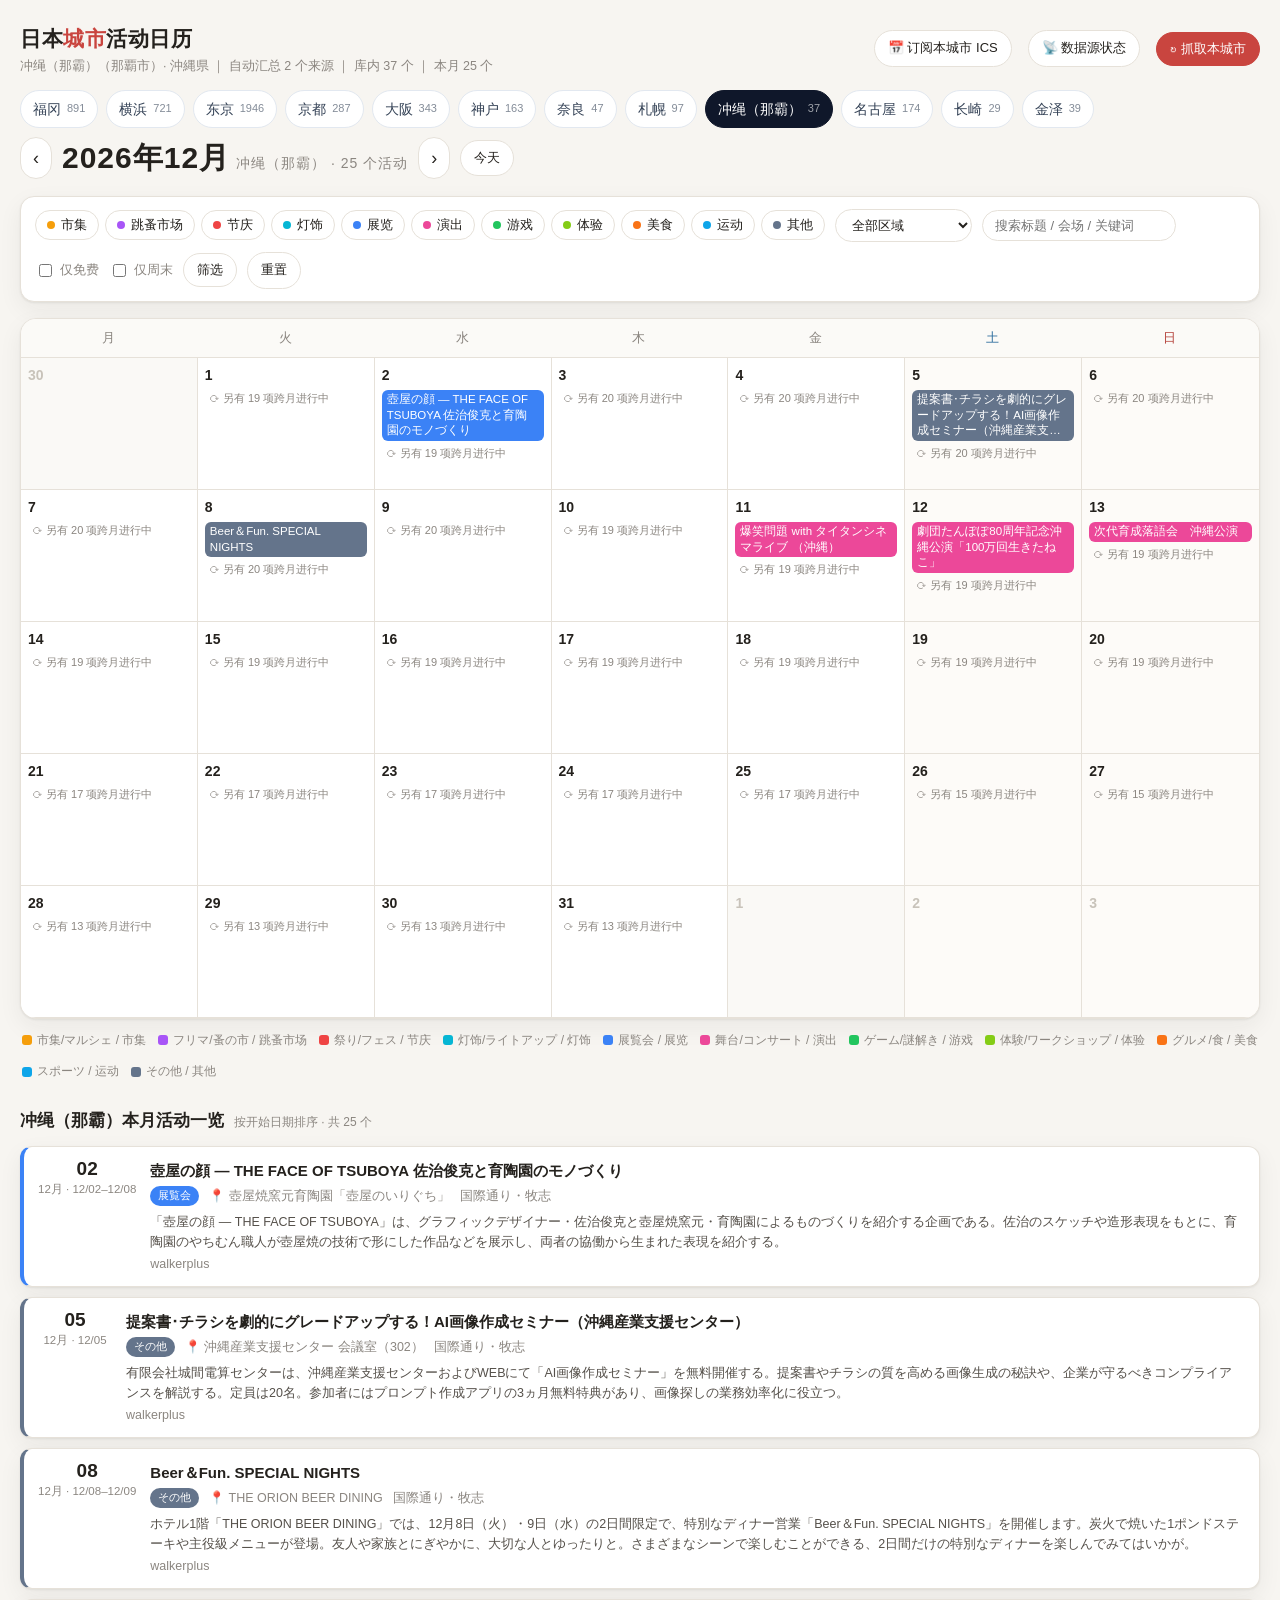
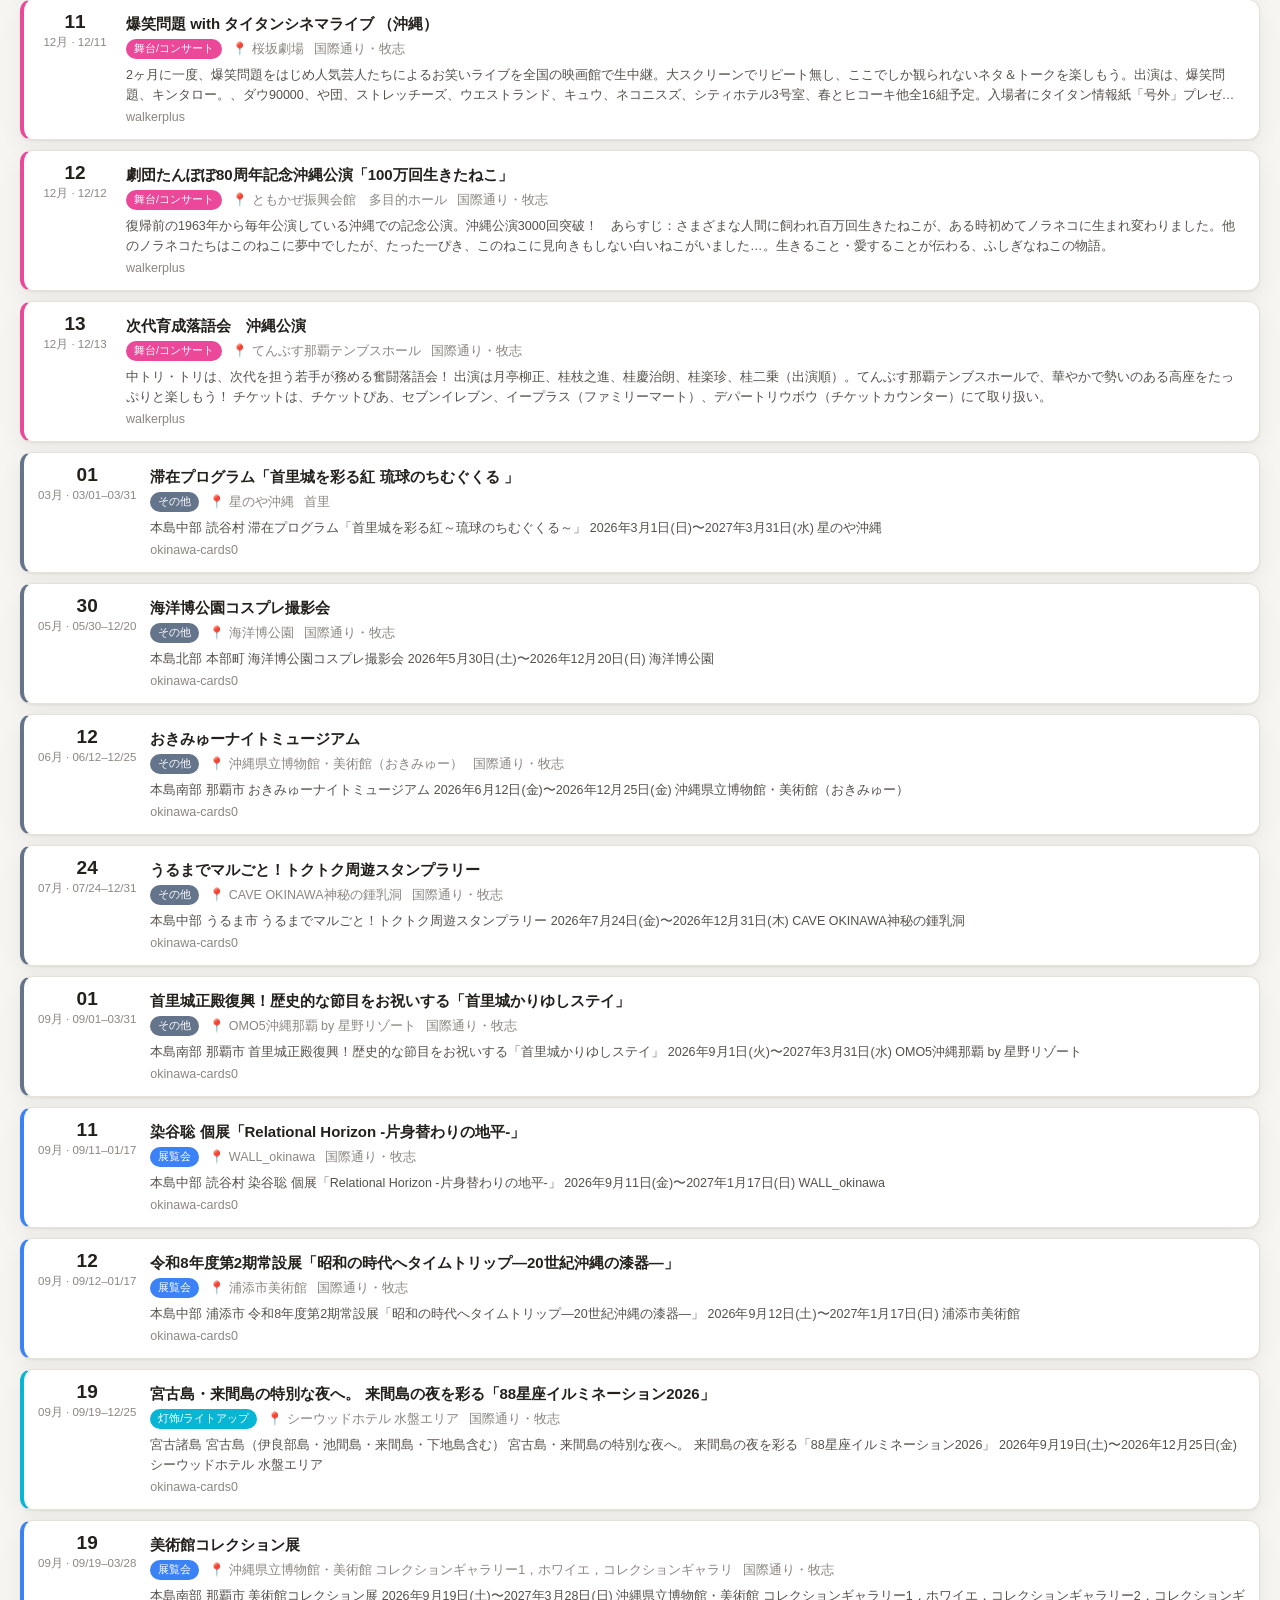
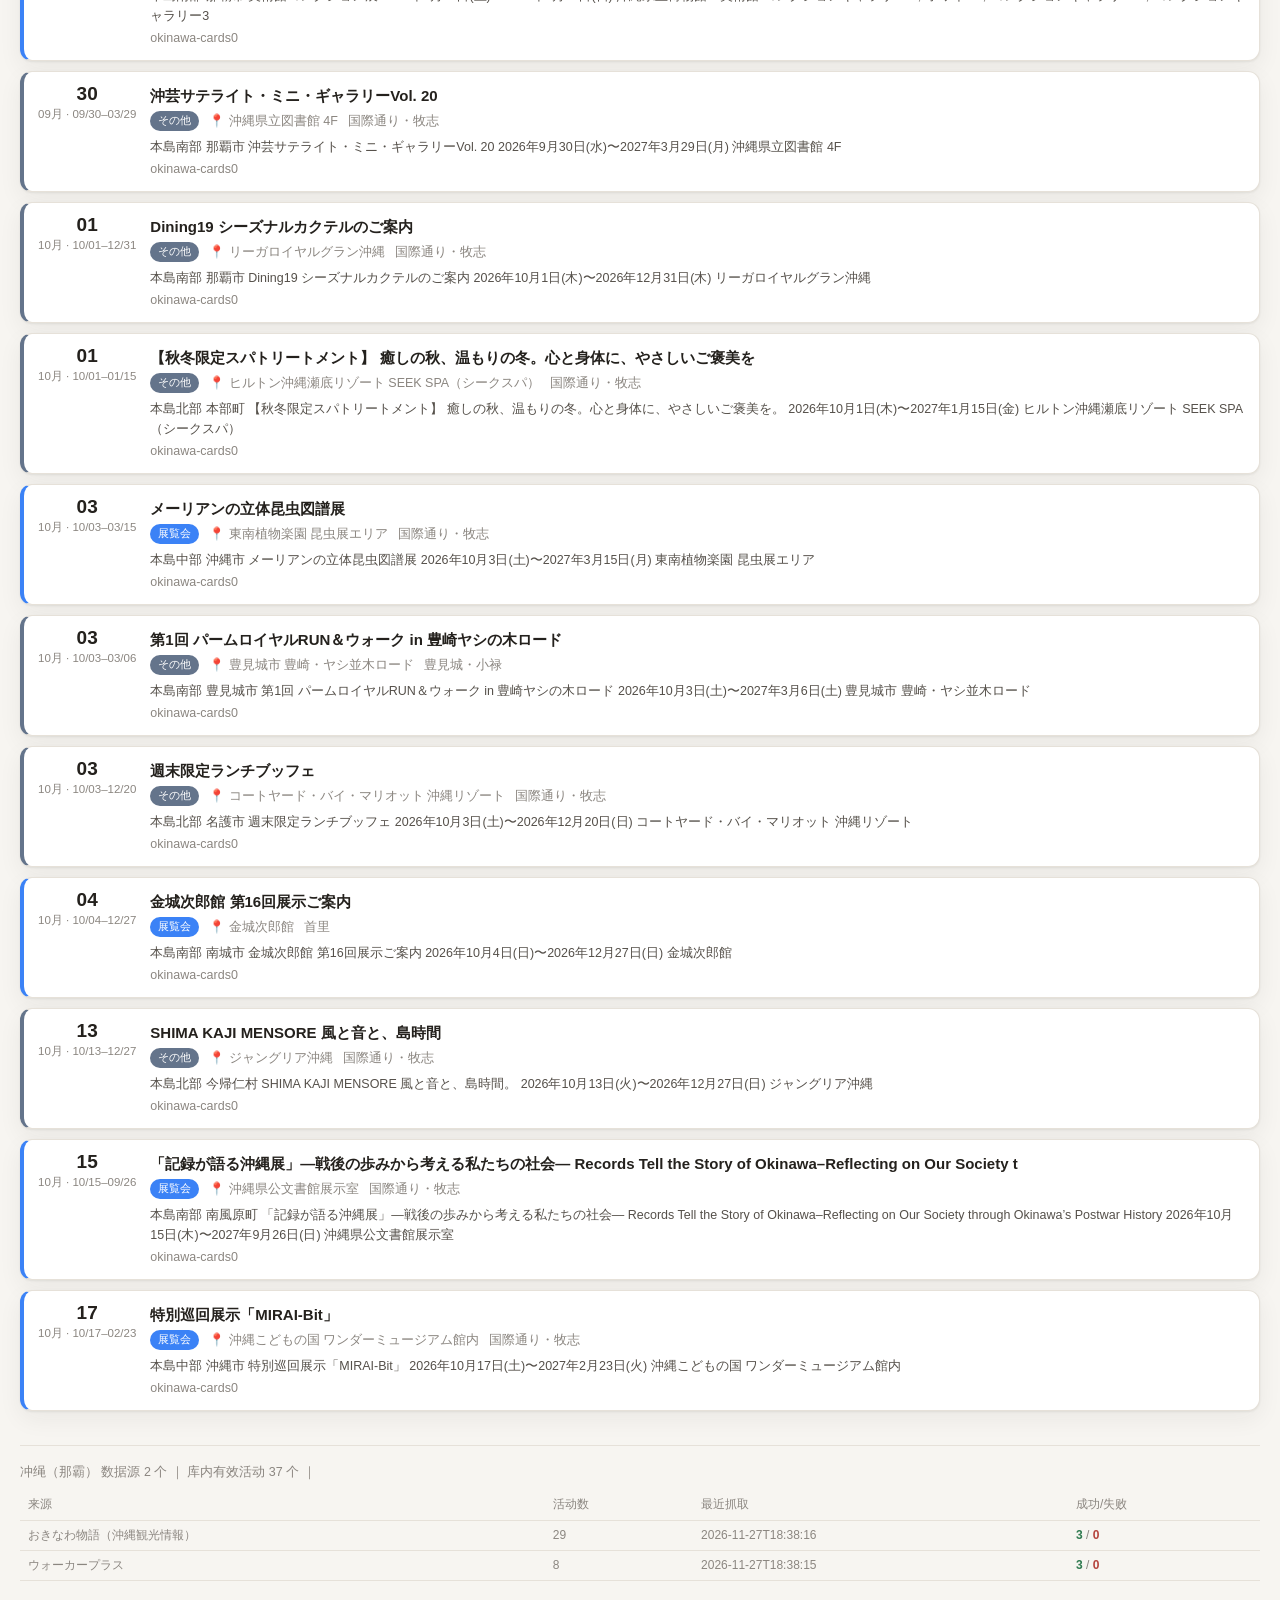
<file: docs/2026-12/okinawa.html>
<!DOCTYPE html>
<html lang="zh-CN">
<head>
<meta charset="utf-8">
<meta name="viewport" content="width=device-width, initial-scale=1">
<title>2026年12月 · 冲绳（那霸）活动日历 ｜ 日本热门城市</title>
<style>
:root {
  --bg: #f7f5f1;
  --card: #ffffff;
  --ink: #24211d;
  --sub: #8b8680;
  --line: #e6e1d9;
  --accent: #c9453f;
  --shadow: 0 1px 2px rgba(36, 33, 29, .08), 0 8px 24px rgba(36, 33, 29, .06);
}
* { box-sizing: border-box; }
body {
  margin: 0; background: var(--bg); color: var(--ink);
  font-family: -apple-system, BlinkMacSystemFont, "Hiragino Sans", "Noto Sans JP",
    "Microsoft YaHei", "Segoe UI", sans-serif;
  font-size: 14px; line-height: 1.6;
}
a { color: inherit; }
.wrap { max-width: 1280px; margin: 0 auto; padding: 22px 20px 60px; }

header.top { display: flex; align-items: center; gap: 16px; flex-wrap: wrap; margin-bottom: 14px; }
h1 { font-size: 21px; margin: 0; letter-spacing: .5px; }
h1 span { color: var(--accent); }
.meta { color: var(--sub); font-size: 12.5px; }
.spacer { flex: 1; }
.btn {
  border: 1px solid var(--line); background: var(--card); color: var(--ink);
  padding: 7px 13px; border-radius: 999px; font-size: 13px; cursor: pointer;
  text-decoration: none; display: inline-flex; align-items: center; gap: 6px;
}
.btn:hover { border-color: var(--accent); color: var(--accent); }
.btn.primary { background: var(--accent); border-color: var(--accent); color: #fff; }
.btn.primary:hover { filter: brightness(.94); color: #fff; }

.monthbar { display: flex; align-items: center; gap: 10px; margin: 6px 0 14px; }
.monthbar .title { font-size: 30px; font-weight: 700; letter-spacing: 1px; }
.monthbar .title small { font-size: 14px; font-weight: 400; color: var(--sub); margin-left: 6px; }
.arrow { font-size: 18px; padding: 6px 12px; }

form.filters {
  background: var(--card); border: 1px solid var(--line); border-radius: 14px;
  padding: 12px 14px; box-shadow: var(--shadow); margin-bottom: 16px;
  display: flex; flex-wrap: wrap; gap: 10px; align-items: center;
}
.chipset { display: flex; flex-wrap: wrap; gap: 6px; }
.chip {
  border: 1px solid var(--line); border-radius: 999px; padding: 4px 11px; font-size: 12.5px;
  cursor: pointer; user-select: none; background: #fff; display: inline-flex; align-items: center; gap: 6px;
}
.chip input { display: none; }
.chip.on { color: #fff; border-color: transparent; }
.chip .dot { width: 8px; height: 8px; border-radius: 50%; }
select, input[type=search] {
  border: 1px solid var(--line); border-radius: 999px; padding: 7px 12px; font-size: 13px;
  background: #fff; color: var(--ink); outline: none; font-family: inherit;
}
input[type=search] { min-width: 190px; }
label.check { display: inline-flex; gap: 5px; align-items: center; font-size: 13px; color: var(--sub); }

.calendar { background: var(--card); border: 1px solid var(--line); border-radius: 16px; box-shadow: var(--shadow);
  overflow-x: auto; overflow-y: hidden; -webkit-overflow-scrolling: touch; }
.weekhead { display: grid; grid-template-columns: repeat(7, minmax(0, 1fr)); background: #fbfaf7; border-bottom: 1px solid var(--line); }
.weekhead div { padding: 9px 0; text-align: center; font-size: 12.5px; color: var(--sub); letter-spacing: 2px; }
.weekhead div:nth-child(6) { color: #2f6f9f; }
.weekhead div:nth-child(7) { color: #b5433c; }
.grid { display: grid; grid-template-columns: repeat(7, minmax(0, 1fr)); }
.cell {
  min-height: 132px; border-right: 1px solid var(--line); border-bottom: 1px solid var(--line);
  padding: 6px 7px 8px; display: flex; flex-direction: column; gap: 4px; background: #fff;
}
.cell:nth-child(7n) { border-right: 0; }
.cell.out { background: #faf9f6; }
.cell.weekend { background: #fdfbf8; }
.cell.today { background: #fff6ee; box-shadow: inset 0 0 0 2px #f0c8a8; }
.dnum { font-size: 12px; color: var(--sub); display: flex; justify-content: space-between; align-items: center; }
.dnum b { font-size: 14px; color: var(--ink); font-weight: 600; }
.cell.out .dnum b { color: #c8c3ba; }
.cell.today .dnum b { color: var(--accent); }

.ev {
  border-radius: 6px; padding: 2px 5px; font-size: 11.5px; line-height: 1.35;
  color: #fff; text-decoration: none; display: block;
  overflow: hidden; text-overflow: ellipsis; display: -webkit-box;
  -webkit-line-clamp: 3; -webkit-box-orient: vertical;
}
.ev .t { opacity: .92; font-variant-numeric: tabular-nums; margin-right: 3px; }
.more { font-size: 11px; color: var(--sub); padding-left: 4px; }

.legend { display: flex; flex-wrap: wrap; gap: 12px; margin: 12px 2px 26px; font-size: 12px; color: var(--sub); }
.legend span { display: inline-flex; align-items: center; gap: 5px; }
.legend i { width: 10px; height: 10px; border-radius: 3px; display: inline-block; }

.section-title { display: flex; align-items: baseline; gap: 10px; margin: 8px 0 12px; }
.section-title h2 { font-size: 17px; margin: 0; }
.section-title .meta { font-size: 12px; }

.list { display: flex; flex-direction: column; gap: 10px; }
.item {
  background: var(--card); border: 1px solid var(--line); border-left: 4px solid #ccc;
  border-radius: 12px; padding: 12px 14px; display: flex; gap: 14px; box-shadow: var(--shadow);
}
.item .datecol { min-width: 74px; text-align: center; }
.item .datecol .d { font-size: 19px; font-weight: 700; line-height: 1.1; }
.item .datecol .m { font-size: 11.5px; color: var(--sub); }
.item .body { flex: 1; min-width: 0; }
.item .t { font-size: 15px; font-weight: 600; margin-bottom: 3px; }
.item .t a { text-decoration: none; }
.item .t a:hover { text-decoration: underline; }
.item .line { font-size: 12.5px; color: var(--sub); display: flex; flex-wrap: wrap; gap: 10px; margin-top: 2px; }
.item .desc { font-size: 12.5px; color: #55504a; margin-top: 6px; display: -webkit-box; -webkit-line-clamp: 2; -webkit-box-orient: vertical; overflow: hidden; }
.badge { font-size: 11px; padding: 1px 8px; border-radius: 999px; color: #fff; }

footer.stats { margin-top: 34px; border-top: 1px solid var(--line); padding-top: 16px; color: var(--sub); font-size: 12.5px; }
footer.stats table { width: 100%; border-collapse: collapse; margin-top: 8px; font-size: 12px; }
footer.stats th, footer.stats td { text-align: left; padding: 5px 8px; border-bottom: 1px solid var(--line); }
footer.stats th { color: var(--sub); font-weight: 500; }
.ok { color: #2f7a4f; font-weight: 600; }
.bad { color: #b5433c; font-weight: 600; }
@media (max-width: 760px) {
  .wrap { padding: 14px 12px 40px; }
  header.top { gap: 10px; }
  h1 { font-size: 18px; }
  .monthbar { flex-wrap: wrap; gap: 8px; }
  .monthbar .title { font-size: 20px; }
  .filters { padding: 10px; gap: 8px; }
  .btn { font-size: 12px; padding: 6px 10px; }
  .monthbar .btn.arrow { padding: 6px 10px; }
  input[type=search] { min-width: 0; flex: 1 1 100%; }
  /* 周历在手机上横向滑动查看，不再被裁掉右半部分 */
  .grid, .weekhead { min-width: 700px; }
  .cell { min-height: 96px; padding: 4px 5px; }
  .ev { font-size: 10.5px; -webkit-line-clamp: 2; word-break: break-word; }
  .more { font-size: 10px; }
  .legend { font-size: 11px; gap: 8px; }
  .item { padding: 10px 12px; gap: 10px; }
  .item .datecol { min-width: 46px; }
  .item .datecol .d { font-size: 16px; }
  .item .t { font-size: 14px; }
  footer.stats table { font-size: 11px; }
  .swipe-hint { display: block; }
}
.swipe-hint { display: none; font-size: 11.5px; color: var(--sub); margin: 8px 2px 0; }

/* ---- 城市切换标签 ---- */
.citytabs{display:flex;flex-wrap:wrap;gap:8px;margin:14px 0 6px}
.citytab{display:flex;align-items:center;gap:6px;padding:7px 12px;border:1px solid #e2e8f0;border-radius:999px;
  background:#fff;color:#334155;font-size:14px;text-decoration:none;transition:all .15s}
.citytab:hover{border-color:#94a3b8;transform:translateY(-1px)}
.citytab.on{background:#0f172a;color:#fff;border-color:#0f172a}
.citytab small{font-size:11px;opacity:.6}

.ev.ongoing{background:#f8fafc !important;color:#475569;font-size:11px}


/* ---- 手机端：日期议程视图（替代 7 列周历） ---- */
.magenda { display: none; }
@media (max-width: 760px) {
  .calendar, .swipe-hint { display: none; }
  .magenda { display: flex; flex-direction: column; gap: 10px; margin-bottom: 18px; }
  .mday { background: var(--card); border: 1px solid var(--line); border-radius: 12px; padding: 10px 12px; box-shadow: var(--shadow); }
  .mday.today { box-shadow: inset 0 0 0 2px #f0c8a8; }
  .mday-h { display: flex; align-items: baseline; gap: 6px; margin-bottom: 6px; color: var(--sub); font-size: 12px; }
  .mday-h b { font-size: 18px; color: var(--ink); font-weight: 700; }
  .mday-h .wd { font-size: 12px; }
  .mday-h em { font-style: normal; margin-left: auto; }
  .mday-h .today-tag { font-style: normal; background: var(--accent); color: #fff; font-size: 11px; padding: 1px 7px; border-radius: 999px; }
  .mday-body { display: flex; flex-direction: column; gap: 5px; }
  .mitem { display: grid; grid-template-columns: 8px 1fr; column-gap: 7px; align-items: start; text-decoration: none;
    border-radius: 8px; padding: 6px 8px; background: #faf9f6; }
  .mitem i { width: 8px; height: 8px; border-radius: 50%; margin-top: 4px; }
  .mitem .mt { font-size: 13px; line-height: 1.4; color: var(--ink); overflow-wrap: anywhere; }
  .mitem .mv { grid-column: 2; font-size: 11px; color: var(--sub); overflow-wrap: anywhere; }
}


/* ---- 手机端防横向溢出（兜底） ---- */
@media (max-width: 760px) {
  html, body { max-width: 100%; overflow-x: hidden; }
  .wrap { width: 100%; }
  header.top > div, header.top .meta, .monthbar, .filters, .citytabs, .mday, .mitem, .item, .item .body,
  .mday-h, .mitem .mt, .mitem .mv { min-width: 0; max-width: 100%; }
  .meta, .mday-h, .mitem .mv { white-space: normal; overflow-wrap: anywhere; word-break: break-word; }
  header.top > div { flex: 1 1 240px; }
  .citytab { max-width: 46vw; }
  .citytab span, .citytab { overflow-wrap: anywhere; }
}

</style>
<link rel="alternate" type="text/calendar" href="/calendar.ics?city=okinawa">
</head>
<body>
<div class="wrap">

<header class="top">
  <div>
    <h1>日本<span>城市</span>活动日历</h1>
    <div class="meta">冲绳（那霸）（那覇市）· 沖縄県 ｜ 自动汇总 2 个来源 ｜ 库内 37 个 ｜ 本月 25 个</div>
  </div>
  <div class="spacer"></div>
  <a class="btn" href="/calendar.ics?city=okinawa">📅 订阅本城市 ICS</a>
  <a class="btn" href="/sources?city=okinawa">📡 数据源状态</a>
  <button class="btn primary" id="refreshBtn" onclick="doRefresh()">↻ 抓取本城市</button>
</header>

<nav class="citytabs">
  
  <a class="citytab " href="/?city=fukuoka&month=2026-12">
    福冈<small>891</small>
  </a>
  
  <a class="citytab " href="/?city=yokohama&month=2026-12">
    横浜<small>721</small>
  </a>
  
  <a class="citytab " href="/?city=tokyo&month=2026-12">
    东京<small>1946</small>
  </a>
  
  <a class="citytab " href="/?city=kyoto&month=2026-12">
    京都<small>287</small>
  </a>
  
  <a class="citytab " href="/?city=osaka&month=2026-12">
    大阪<small>343</small>
  </a>
  
  <a class="citytab " href="/?city=kobe&month=2026-12">
    神户<small>163</small>
  </a>
  
  <a class="citytab " href="/?city=nara&month=2026-12">
    奈良<small>47</small>
  </a>
  
  <a class="citytab " href="/?city=sapporo&month=2026-12">
    札幌<small>97</small>
  </a>
  
  <a class="citytab on" href="/?city=okinawa&month=2026-12">
    冲绳（那霸）<small>37</small>
  </a>
  
  <a class="citytab " href="/?city=nagoya&month=2026-12">
    名古屋<small>174</small>
  </a>
  
  <a class="citytab " href="/?city=nagasaki&month=2026-12">
    长崎<small>29</small>
  </a>
  
  <a class="citytab " href="/?city=kanazawa&month=2026-12">
    金泽<small>39</small>
  </a>
  
</nav>

<div class="monthbar">
  <a class="btn arrow" href="/?city=okinawa&month=2026-11">‹</a>
  <div class="title">2026年12月<small>冲绳（那霸） · 25 个活动</small></div>
  <a class="btn arrow" href="/?city=okinawa&month=2027-01">›</a>
  <a class="btn" href="/?city=okinawa&month=2026-11">今天</a>
  
</div>

<form class="filters" method="get" action="/">
  <input type="hidden" name="month" value="2026-12">
  <input type="hidden" name="city" value="okinawa">
  <div class="chipset">
    
    <label class="chip "
           >
      <input type="checkbox" name="cat" value="market" 
             onchange="this.form.submit()">
      <span class="dot" style="background:#f59e0b"></span>市集
    </label>
    
    <label class="chip "
           >
      <input type="checkbox" name="cat" value="flea" 
             onchange="this.form.submit()">
      <span class="dot" style="background:#a855f7"></span>跳蚤市场
    </label>
    
    <label class="chip "
           >
      <input type="checkbox" name="cat" value="festival" 
             onchange="this.form.submit()">
      <span class="dot" style="background:#ef4444"></span>节庆
    </label>
    
    <label class="chip "
           >
      <input type="checkbox" name="cat" value="illumination" 
             onchange="this.form.submit()">
      <span class="dot" style="background:#06b6d4"></span>灯饰
    </label>
    
    <label class="chip "
           >
      <input type="checkbox" name="cat" value="exhibition" 
             onchange="this.form.submit()">
      <span class="dot" style="background:#3b82f6"></span>展览
    </label>
    
    <label class="chip "
           >
      <input type="checkbox" name="cat" value="performance" 
             onchange="this.form.submit()">
      <span class="dot" style="background:#ec4899"></span>演出
    </label>
    
    <label class="chip "
           >
      <input type="checkbox" name="cat" value="game" 
             onchange="this.form.submit()">
      <span class="dot" style="background:#22c55e"></span>游戏
    </label>
    
    <label class="chip "
           >
      <input type="checkbox" name="cat" value="workshop" 
             onchange="this.form.submit()">
      <span class="dot" style="background:#84cc16"></span>体验
    </label>
    
    <label class="chip "
           >
      <input type="checkbox" name="cat" value="food" 
             onchange="this.form.submit()">
      <span class="dot" style="background:#f97316"></span>美食
    </label>
    
    <label class="chip "
           >
      <input type="checkbox" name="cat" value="sports" 
             onchange="this.form.submit()">
      <span class="dot" style="background:#0ea5e9"></span>运动
    </label>
    
    <label class="chip "
           >
      <input type="checkbox" name="cat" value="other" 
             onchange="this.form.submit()">
      <span class="dot" style="background:#64748b"></span>其他
    </label>
    
  </div>
  <select name="area" onchange="this.form.submit()">
    <option value="">全部区域</option>
    
    <option value="国際通り・牧志" >国際通り・牧志</option>
    
    <option value="首里" >首里</option>
    
    <option value="豊見城・小禄" >豊見城・小禄</option>
    
  </select>
  <input type="search" name="q" value="" placeholder="搜索标题 / 会场 / 关键词">
  <label class="check"><input type="checkbox" name="free" value="1" 
         onchange="this.form.submit()">仅免费</label>
  <label class="check"><input type="checkbox" name="weekend" value="1" 
         onchange="this.form.submit()">仅周末</label>
  <button class="btn" type="submit">筛选</button>
  <a class="btn" href="/?city=okinawa&month=2026-12">重置</a>
</form>

<div class="calendar">
  <div class="weekhead">
    <div>月</div><div>火</div><div>水</div><div>木</div><div>金</div><div>土</div><div>日</div>
  </div>
  <div class="grid">
    
    <div class="cell out  ">
      <div class="dnum"><b>30</b></div>
      
      
      
    </div>
    
    <div class="cell   ">
      <div class="dnum"><b>1</b></div>
      
      
      
      <span class="more">⟳ 另有 19 项跨月进行中</span>
      
    </div>
    
    <div class="cell   ">
      <div class="dnum"><b>2</b></div>
      
      <a class="ev" href="https://www.ikutouen.com/2026/11/16/%e5%a3%ba%e5%b1%8b%e3%81%ae%e9%a1%94-the-face-of-tsuboya%e3%80%80%e4%bd%90%e6%b2%bb%e4%bf%8a%e5%85%8b%e3%81%a8%e8%82%b2%e9%99%b6%e5%9c%92%e3%81%ae%e3%83%a2%e3%83%8e%e3%81%a5%e3%81%8f/" target="_blank" rel="noopener"
         style="background:#3b82f6" title="壺屋の顔 — THE FACE OF TSUBOYA 佐治俊克と育陶園のモノづくり ｜ 壺屋焼窯元育陶園「壺屋のいりぐち」 ｜ 12/02–12/08">
        壺屋の顔 — THE FACE OF TSUBOYA 佐治俊克と育陶園のモノづくり
      </a>
      
      
      
      <span class="more">⟳ 另有 19 项跨月进行中</span>
      
    </div>
    
    <div class="cell   ">
      <div class="dnum"><b>3</b></div>
      
      
      
      <span class="more">⟳ 另有 20 项跨月进行中</span>
      
    </div>
    
    <div class="cell   ">
      <div class="dnum"><b>4</b></div>
      
      
      
      <span class="more">⟳ 另有 20 项跨月进行中</span>
      
    </div>
    
    <div class="cell  weekend ">
      <div class="dnum"><b>5</b></div>
      
      <a class="ev" href="https://www.sdc-raku1.com/" target="_blank" rel="noopener"
         style="background:#64748b" title="提案書･チラシを劇的にグレードアップする！AI画像作成セミナー（沖縄産業支援センター） ｜ 沖縄産業支援センター 会議室（302） ｜ 12/05">
        提案書･チラシを劇的にグレードアップする！AI画像作成セミナー（沖縄産業支援センター）
      </a>
      
      
      
      <span class="more">⟳ 另有 20 项跨月进行中</span>
      
    </div>
    
    <div class="cell  weekend ">
      <div class="dnum"><b>6</b></div>
      
      
      
      <span class="more">⟳ 另有 20 项跨月进行中</span>
      
    </div>
    
    <div class="cell   ">
      <div class="dnum"><b>7</b></div>
      
      
      
      <span class="more">⟳ 另有 20 项跨月进行中</span>
      
    </div>
    
    <div class="cell   ">
      <div class="dnum"><b>8</b></div>
      
      <a class="ev" href="https://ryukyuorion.kenhotels.com/news/418" target="_blank" rel="noopener"
         style="background:#64748b" title="Beer＆Fun. SPECIAL NIGHTS ｜ THE ORION BEER DINING ｜ 12/08–12/09">
        Beer＆Fun. SPECIAL NIGHTS
      </a>
      
      
      
      <span class="more">⟳ 另有 20 项跨月进行中</span>
      
    </div>
    
    <div class="cell   ">
      <div class="dnum"><b>9</b></div>
      
      
      
      <span class="more">⟳ 另有 20 项跨月进行中</span>
      
    </div>
    
    <div class="cell   ">
      <div class="dnum"><b>10</b></div>
      
      
      
      <span class="more">⟳ 另有 19 项跨月进行中</span>
      
    </div>
    
    <div class="cell   ">
      <div class="dnum"><b>11</b></div>
      
      <a class="ev" href="https://www.titan-net.co.jp/" target="_blank" rel="noopener"
         style="background:#ec4899" title="爆笑問題 with タイタンシネマライブ （沖縄） ｜ 桜坂劇場 ｜ 12/11">
        爆笑問題 with タイタンシネマライブ （沖縄）
      </a>
      
      
      
      <span class="more">⟳ 另有 19 项跨月进行中</span>
      
    </div>
    
    <div class="cell  weekend ">
      <div class="dnum"><b>12</b></div>
      
      <a class="ev" href="https://www.gekidan-tanpopo.com/" target="_blank" rel="noopener"
         style="background:#ec4899" title="劇団たんぽぽ80周年記念沖縄公演「100万回生きたねこ」 ｜ ともかぜ振興会館　多目的ホール ｜ 12/12">
        劇団たんぽぽ80周年記念沖縄公演「100万回生きたねこ」
      </a>
      
      
      
      <span class="more">⟳ 另有 19 项跨月进行中</span>
      
    </div>
    
    <div class="cell  weekend ">
      <div class="dnum"><b>13</b></div>
      
      <a class="ev" href="#" target="_blank" rel="noopener"
         style="background:#ec4899" title="次代育成落語会　沖縄公演 ｜ てんぶす那覇テンブスホール ｜ 12/13">
        次代育成落語会　沖縄公演
      </a>
      
      
      
      <span class="more">⟳ 另有 19 项跨月进行中</span>
      
    </div>
    
    <div class="cell   ">
      <div class="dnum"><b>14</b></div>
      
      
      
      <span class="more">⟳ 另有 19 项跨月进行中</span>
      
    </div>
    
    <div class="cell   ">
      <div class="dnum"><b>15</b></div>
      
      
      
      <span class="more">⟳ 另有 19 项跨月进行中</span>
      
    </div>
    
    <div class="cell   ">
      <div class="dnum"><b>16</b></div>
      
      
      
      <span class="more">⟳ 另有 19 项跨月进行中</span>
      
    </div>
    
    <div class="cell   ">
      <div class="dnum"><b>17</b></div>
      
      
      
      <span class="more">⟳ 另有 19 项跨月进行中</span>
      
    </div>
    
    <div class="cell   ">
      <div class="dnum"><b>18</b></div>
      
      
      
      <span class="more">⟳ 另有 19 项跨月进行中</span>
      
    </div>
    
    <div class="cell  weekend ">
      <div class="dnum"><b>19</b></div>
      
      
      
      <span class="more">⟳ 另有 19 项跨月进行中</span>
      
    </div>
    
    <div class="cell  weekend ">
      <div class="dnum"><b>20</b></div>
      
      
      
      <span class="more">⟳ 另有 19 项跨月进行中</span>
      
    </div>
    
    <div class="cell   ">
      <div class="dnum"><b>21</b></div>
      
      
      
      <span class="more">⟳ 另有 17 项跨月进行中</span>
      
    </div>
    
    <div class="cell   ">
      <div class="dnum"><b>22</b></div>
      
      
      
      <span class="more">⟳ 另有 17 项跨月进行中</span>
      
    </div>
    
    <div class="cell   ">
      <div class="dnum"><b>23</b></div>
      
      
      
      <span class="more">⟳ 另有 17 项跨月进行中</span>
      
    </div>
    
    <div class="cell   ">
      <div class="dnum"><b>24</b></div>
      
      
      
      <span class="more">⟳ 另有 17 项跨月进行中</span>
      
    </div>
    
    <div class="cell   ">
      <div class="dnum"><b>25</b></div>
      
      
      
      <span class="more">⟳ 另有 17 项跨月进行中</span>
      
    </div>
    
    <div class="cell  weekend ">
      <div class="dnum"><b>26</b></div>
      
      
      
      <span class="more">⟳ 另有 15 项跨月进行中</span>
      
    </div>
    
    <div class="cell  weekend ">
      <div class="dnum"><b>27</b></div>
      
      
      
      <span class="more">⟳ 另有 15 项跨月进行中</span>
      
    </div>
    
    <div class="cell   ">
      <div class="dnum"><b>28</b></div>
      
      
      
      <span class="more">⟳ 另有 13 项跨月进行中</span>
      
    </div>
    
    <div class="cell   ">
      <div class="dnum"><b>29</b></div>
      
      
      
      <span class="more">⟳ 另有 13 项跨月进行中</span>
      
    </div>
    
    <div class="cell   ">
      <div class="dnum"><b>30</b></div>
      
      
      
      <span class="more">⟳ 另有 13 项跨月进行中</span>
      
    </div>
    
    <div class="cell   ">
      <div class="dnum"><b>31</b></div>
      
      
      
      <span class="more">⟳ 另有 13 项跨月进行中</span>
      
    </div>
    
    <div class="cell out  ">
      <div class="dnum"><b>1</b></div>
      
      
      
    </div>
    
    <div class="cell out weekend ">
      <div class="dnum"><b>2</b></div>
      
      
      
    </div>
    
    <div class="cell out weekend ">
      <div class="dnum"><b>3</b></div>
      
      
      
    </div>
    
  </div>
</div>
<p class="swipe-hint">← 左右滑动可查看整周 7 天 →</p>

<div class="magenda">
  
  <div class="mday">
    <div class="mday-h">
      <b>2</b>
      <span class="wd">三</span>
      <em>1 项</em>
      
    </div>
    <div class="mday-body">
      
      <a class="mitem" href="https://www.ikutouen.com/2026/11/16/%e5%a3%ba%e5%b1%8b%e3%81%ae%e9%a1%94-the-face-of-tsuboya%e3%80%80%e4%bd%90%e6%b2%bb%e4%bf%8a%e5%85%8b%e3%81%a8%e8%82%b2%e9%99%b6%e5%9c%92%e3%81%ae%e3%83%a2%e3%83%8e%e3%81%a5%e3%81%8f/" target="_blank" rel="noopener">
        <i style="background:#3b82f6"></i>
        <span class="mt">壺屋の顔 — THE FACE OF TSUBOYA 佐治俊克と育陶園のモノづくり</span>
        <span class="mv">壺屋焼窯元育陶園「壺屋のいりぐち」</span>
      </a>
      
      
    </div>
  </div>
  
  <div class="mday">
    <div class="mday-h">
      <b>5</b>
      <span class="wd">六</span>
      <em>1 项</em>
      
    </div>
    <div class="mday-body">
      
      <a class="mitem" href="https://www.sdc-raku1.com/" target="_blank" rel="noopener">
        <i style="background:#64748b"></i>
        <span class="mt">提案書･チラシを劇的にグレードアップする！AI画像作成セミナー（沖縄産業支援センター）</span>
        <span class="mv">沖縄産業支援センター 会議室（302）</span>
      </a>
      
      
    </div>
  </div>
  
  <div class="mday">
    <div class="mday-h">
      <b>8</b>
      <span class="wd">二</span>
      <em>1 项</em>
      
    </div>
    <div class="mday-body">
      
      <a class="mitem" href="https://ryukyuorion.kenhotels.com/news/418" target="_blank" rel="noopener">
        <i style="background:#64748b"></i>
        <span class="mt">Beer＆Fun. SPECIAL NIGHTS</span>
        <span class="mv">THE ORION BEER DINING</span>
      </a>
      
      
    </div>
  </div>
  
  <div class="mday">
    <div class="mday-h">
      <b>11</b>
      <span class="wd">五</span>
      <em>1 项</em>
      
    </div>
    <div class="mday-body">
      
      <a class="mitem" href="https://www.titan-net.co.jp/" target="_blank" rel="noopener">
        <i style="background:#ec4899"></i>
        <span class="mt">爆笑問題 with タイタンシネマライブ （沖縄）</span>
        <span class="mv">桜坂劇場</span>
      </a>
      
      
    </div>
  </div>
  
  <div class="mday">
    <div class="mday-h">
      <b>12</b>
      <span class="wd">六</span>
      <em>1 项</em>
      
    </div>
    <div class="mday-body">
      
      <a class="mitem" href="https://www.gekidan-tanpopo.com/" target="_blank" rel="noopener">
        <i style="background:#ec4899"></i>
        <span class="mt">劇団たんぽぽ80周年記念沖縄公演「100万回生きたねこ」</span>
        <span class="mv">ともかぜ振興会館　多目的ホール</span>
      </a>
      
      
    </div>
  </div>
  
  <div class="mday">
    <div class="mday-h">
      <b>13</b>
      <span class="wd">日</span>
      <em>1 项</em>
      
    </div>
    <div class="mday-body">
      
      <a class="mitem" href="#" target="_blank" rel="noopener">
        <i style="background:#ec4899"></i>
        <span class="mt">次代育成落語会　沖縄公演</span>
        <span class="mv">てんぶす那覇テンブスホール</span>
      </a>
      
      
    </div>
  </div>
  
</div>

<div class="legend">
  
  <span><i style="background:#f59e0b"></i>市集/マルシェ / 市集</span>
  
  <span><i style="background:#a855f7"></i>フリマ/蚤の市 / 跳蚤市场</span>
  
  <span><i style="background:#ef4444"></i>祭り/フェス / 节庆</span>
  
  <span><i style="background:#06b6d4"></i>灯饰/ライトアップ / 灯饰</span>
  
  <span><i style="background:#3b82f6"></i>展覧会 / 展览</span>
  
  <span><i style="background:#ec4899"></i>舞台/コンサート / 演出</span>
  
  <span><i style="background:#22c55e"></i>ゲーム/謎解き / 游戏</span>
  
  <span><i style="background:#84cc16"></i>体験/ワークショップ / 体验</span>
  
  <span><i style="background:#f97316"></i>グルメ/食 / 美食</span>
  
  <span><i style="background:#0ea5e9"></i>スポーツ / 运动</span>
  
  <span><i style="background:#64748b"></i>その他 / 其他</span>
  
</div>

<div class="section-title">
  <h2>冲绳（那霸）本月活动一览</h2>
  <span class="meta">按开始日期排序 · 共 25 个</span>
</div>

<div class="list">
  
  <div class="item" style="border-left-color:#3b82f6">
    <div class="datecol">
      <div class="d">02</div>
      <div class="m">12月 · 12/02–12/08</div>
    </div>
    <div class="body">
      <div class="t"><a href="https://www.ikutouen.com/2026/11/16/%e5%a3%ba%e5%b1%8b%e3%81%ae%e9%a1%94-the-face-of-tsuboya%e3%80%80%e4%bd%90%e6%b2%bb%e4%bf%8a%e5%85%8b%e3%81%a8%e8%82%b2%e9%99%b6%e5%9c%92%e3%81%ae%e3%83%a2%e3%83%8e%e3%81%a5%e3%81%8f/" target="_blank" rel="noopener">壺屋の顔 — THE FACE OF TSUBOYA 佐治俊克と育陶園のモノづくり</a></div>
      <div class="line">
        <span class="badge" style="background:#3b82f6">展覧会</span>
        <span>📍 壺屋焼窯元育陶園「壺屋のいりぐち」</span>
        <span>国際通り・牧志</span>
        
        
      </div>
      <div class="desc">「壺屋の顔 — THE FACE OF TSUBOYA」は、グラフィックデザイナー・佐治俊克と壺屋焼窯元・育陶園によるものづくりを紹介する企画である。佐治のスケッチや造形表現をもとに、育陶園のやちむん職人が壺屋焼の技術で形にした作品などを展示し、両者の協働から生まれた表現を紹介する。</div>
      <div class="line">
        <span>walkerplus</span>
      </div>
    </div>
  </div>
  
  <div class="item" style="border-left-color:#64748b">
    <div class="datecol">
      <div class="d">05</div>
      <div class="m">12月 · 12/05</div>
    </div>
    <div class="body">
      <div class="t"><a href="https://www.sdc-raku1.com/" target="_blank" rel="noopener">提案書･チラシを劇的にグレードアップする！AI画像作成セミナー（沖縄産業支援センター）</a></div>
      <div class="line">
        <span class="badge" style="background:#64748b">その他</span>
        <span>📍 沖縄産業支援センター 会議室（302）</span>
        <span>国際通り・牧志</span>
        
        
      </div>
      <div class="desc">有限会社城間電算センターは、沖縄産業支援センターおよびWEBにて「AI画像作成セミナー」を無料開催する。提案書やチラシの質を高める画像生成の秘訣や、企業が守るべきコンプライアンスを解説する。定員は20名。参加者にはプロンプト作成アプリの3ヵ月無料特典があり、画像探しの業務効率化に役立つ。</div>
      <div class="line">
        <span>walkerplus</span>
      </div>
    </div>
  </div>
  
  <div class="item" style="border-left-color:#64748b">
    <div class="datecol">
      <div class="d">08</div>
      <div class="m">12月 · 12/08–12/09</div>
    </div>
    <div class="body">
      <div class="t"><a href="https://ryukyuorion.kenhotels.com/news/418" target="_blank" rel="noopener">Beer＆Fun. SPECIAL NIGHTS</a></div>
      <div class="line">
        <span class="badge" style="background:#64748b">その他</span>
        <span>📍 THE ORION BEER DINING</span>
        <span>国際通り・牧志</span>
        
        
      </div>
      <div class="desc">ホテル1階「THE ORION BEER DINING」では、12月8日（火）・9日（水）の2日間限定で、特別なディナー営業「Beer＆Fun. SPECIAL NIGHTS」を開催します。炭火で焼いた1ポンドステーキや主役級メニューが登場。友人や家族とにぎやかに、大切な人とゆったりと。さまざまなシーンで楽しむことができる、2日間だけの特別なディナーを楽しんでみてはいかが。</div>
      <div class="line">
        <span>walkerplus</span>
      </div>
    </div>
  </div>
  
  <div class="item" style="border-left-color:#ec4899">
    <div class="datecol">
      <div class="d">11</div>
      <div class="m">12月 · 12/11</div>
    </div>
    <div class="body">
      <div class="t"><a href="https://www.titan-net.co.jp/" target="_blank" rel="noopener">爆笑問題 with タイタンシネマライブ （沖縄）</a></div>
      <div class="line">
        <span class="badge" style="background:#ec4899">舞台/コンサート</span>
        <span>📍 桜坂劇場</span>
        <span>国際通り・牧志</span>
        
        
      </div>
      <div class="desc">2ヶ月に一度、爆笑問題をはじめ人気芸人たちによるお笑いライブを全国の映画館で生中継。大スクリーンでリピート無し、ここでしか観られないネタ＆トークを楽しもう。出演は、爆笑問題、キンタロー。、ダウ90000、や団、ストレッチーズ、ウエストランド、キュウ、ネコニスズ、シティホテル3号室、春とヒコーキ他全16組予定。入場者にタイタン情報紙「号外」プレゼント。金曜夜、映画館でポップコーン片手に大爆笑しよう！</div>
      <div class="line">
        <span>walkerplus</span>
      </div>
    </div>
  </div>
  
  <div class="item" style="border-left-color:#ec4899">
    <div class="datecol">
      <div class="d">12</div>
      <div class="m">12月 · 12/12</div>
    </div>
    <div class="body">
      <div class="t"><a href="https://www.gekidan-tanpopo.com/" target="_blank" rel="noopener">劇団たんぽぽ80周年記念沖縄公演「100万回生きたねこ」</a></div>
      <div class="line">
        <span class="badge" style="background:#ec4899">舞台/コンサート</span>
        <span>📍 ともかぜ振興会館　多目的ホール</span>
        <span>国際通り・牧志</span>
        
        
      </div>
      <div class="desc">復帰前の1963年から毎年公演している沖縄での記念公演。沖縄公演3000回突破！　あらすじ：さまざまな人間に飼われ百万回生きたねこが、ある時初めてノラネコに生まれ変わりました。他のノラネコたちはこのねこに夢中でしたが、たった一ぴき、このねこに見向きもしない白いねこがいました…。生きること・愛することが伝わる、ふしぎなねこの物語。</div>
      <div class="line">
        <span>walkerplus</span>
      </div>
    </div>
  </div>
  
  <div class="item" style="border-left-color:#ec4899">
    <div class="datecol">
      <div class="d">13</div>
      <div class="m">12月 · 12/13</div>
    </div>
    <div class="body">
      <div class="t"><a href="#" target="_blank" rel="noopener">次代育成落語会　沖縄公演</a></div>
      <div class="line">
        <span class="badge" style="background:#ec4899">舞台/コンサート</span>
        <span>📍 てんぶす那覇テンブスホール</span>
        <span>国際通り・牧志</span>
        
        
      </div>
      <div class="desc">中トリ・トリは、次代を担う若手が務める奮闘落語会！ 出演は月亭柳正、桂枝之進、桂慶治朗、桂楽珍、桂二乗（出演順）。てんぶす那覇テンブスホールで、華やかで勢いのある高座をたっぷりと楽しもう！ チケットは、チケットぴあ、セブンイレブン、イープラス（ファミリーマート）、デパートリウボウ（チケットカウンター）にて取り扱い。</div>
      <div class="line">
        <span>walkerplus</span>
      </div>
    </div>
  </div>
  
  <div class="item" style="border-left-color:#64748b">
    <div class="datecol">
      <div class="d">01</div>
      <div class="m">03月 · 03/01–03/31</div>
    </div>
    <div class="body">
      <div class="t"><a href="https://www.okinawastory.jp/event/600022045" target="_blank" rel="noopener">滞在プログラム「首里城を彩る紅 琉球のちむぐくる 」</a></div>
      <div class="line">
        <span class="badge" style="background:#64748b">その他</span>
        <span>📍 星のや沖縄</span>
        <span>首里</span>
        
        
      </div>
      <div class="desc">本島中部 読谷村 滞在プログラム「首里城を彩る紅～琉球のちむぐくる～」 2026年3月1日(日)〜2027年3月31日(水) 星のや沖縄</div>
      <div class="line">
        <span>okinawa-cards0</span>
      </div>
    </div>
  </div>
  
  <div class="item" style="border-left-color:#64748b">
    <div class="datecol">
      <div class="d">30</div>
      <div class="m">05月 · 05/30–12/20</div>
    </div>
    <div class="body">
      <div class="t"><a href="https://www.okinawastory.jp/event/600022129" target="_blank" rel="noopener">海洋博公園コスプレ撮影会</a></div>
      <div class="line">
        <span class="badge" style="background:#64748b">その他</span>
        <span>📍 海洋博公園</span>
        <span>国際通り・牧志</span>
        
        
      </div>
      <div class="desc">本島北部 本部町 海洋博公園コスプレ撮影会 2026年5月30日(土)〜2026年12月20日(日) 海洋博公園</div>
      <div class="line">
        <span>okinawa-cards0</span>
      </div>
    </div>
  </div>
  
  <div class="item" style="border-left-color:#64748b">
    <div class="datecol">
      <div class="d">12</div>
      <div class="m">06月 · 06/12–12/25</div>
    </div>
    <div class="body">
      <div class="t"><a href="https://www.okinawastory.jp/event/600022388" target="_blank" rel="noopener">おきみゅーナイトミュージアム</a></div>
      <div class="line">
        <span class="badge" style="background:#64748b">その他</span>
        <span>📍 沖縄県立博物館・美術館（おきみゅー）</span>
        <span>国際通り・牧志</span>
        
        
      </div>
      <div class="desc">本島南部 那覇市 おきみゅーナイトミュージアム 2026年6月12日(金)〜2026年12月25日(金) 沖縄県立博物館・美術館（おきみゅー）</div>
      <div class="line">
        <span>okinawa-cards0</span>
      </div>
    </div>
  </div>
  
  <div class="item" style="border-left-color:#64748b">
    <div class="datecol">
      <div class="d">24</div>
      <div class="m">07月 · 07/24–12/31</div>
    </div>
    <div class="body">
      <div class="t"><a href="https://www.okinawastory.jp/event/600022629" target="_blank" rel="noopener">うるまでマルごと！トクトク周遊スタンプラリー</a></div>
      <div class="line">
        <span class="badge" style="background:#64748b">その他</span>
        <span>📍 CAVE OKINAWA神秘の鍾乳洞</span>
        <span>国際通り・牧志</span>
        
        
      </div>
      <div class="desc">本島中部 うるま市 うるまでマルごと！トクトク周遊スタンプラリー 2026年7月24日(金)〜2026年12月31日(木) CAVE OKINAWA神秘の鍾乳洞</div>
      <div class="line">
        <span>okinawa-cards0</span>
      </div>
    </div>
  </div>
  
  <div class="item" style="border-left-color:#64748b">
    <div class="datecol">
      <div class="d">01</div>
      <div class="m">09月 · 09/01–03/31</div>
    </div>
    <div class="body">
      <div class="t"><a href="https://www.okinawastory.jp/event/600022979" target="_blank" rel="noopener">首里城正殿復興！歴史的な節目をお祝いする「首里城かりゆしステイ」</a></div>
      <div class="line">
        <span class="badge" style="background:#64748b">その他</span>
        <span>📍 OMO5沖縄那覇 by 星野リゾート</span>
        <span>国際通り・牧志</span>
        
        
      </div>
      <div class="desc">本島南部 那覇市 首里城正殿復興！歴史的な節目をお祝いする「首里城かりゆしステイ」 2026年9月1日(火)〜2027年3月31日(水) OMO5沖縄那覇 by 星野リゾート</div>
      <div class="line">
        <span>okinawa-cards0</span>
      </div>
    </div>
  </div>
  
  <div class="item" style="border-left-color:#3b82f6">
    <div class="datecol">
      <div class="d">11</div>
      <div class="m">09月 · 09/11–01/17</div>
    </div>
    <div class="body">
      <div class="t"><a href="https://www.okinawastory.jp/event/600022952" target="_blank" rel="noopener">染谷聡 個展「Relational Horizon -片身替わりの地平-」</a></div>
      <div class="line">
        <span class="badge" style="background:#3b82f6">展覧会</span>
        <span>📍 WALL_okinawa</span>
        <span>国際通り・牧志</span>
        
        
      </div>
      <div class="desc">本島中部 読谷村 染谷聡 個展「Relational Horizon -片身替わりの地平-」 2026年9月11日(金)〜2027年1月17日(日) WALL_okinawa</div>
      <div class="line">
        <span>okinawa-cards0</span>
      </div>
    </div>
  </div>
  
  <div class="item" style="border-left-color:#3b82f6">
    <div class="datecol">
      <div class="d">12</div>
      <div class="m">09月 · 09/12–01/17</div>
    </div>
    <div class="body">
      <div class="t"><a href="https://www.okinawastory.jp/event/600022992" target="_blank" rel="noopener">令和8年度第2期常設展「昭和の時代へタイムトリップ―20世紀沖縄の漆器―」</a></div>
      <div class="line">
        <span class="badge" style="background:#3b82f6">展覧会</span>
        <span>📍 浦添市美術館</span>
        <span>国際通り・牧志</span>
        
        
      </div>
      <div class="desc">本島中部 浦添市 令和8年度第2期常設展「昭和の時代へタイムトリップ―20世紀沖縄の漆器―」 2026年9月12日(土)〜2027年1月17日(日) 浦添市美術館</div>
      <div class="line">
        <span>okinawa-cards0</span>
      </div>
    </div>
  </div>
  
  <div class="item" style="border-left-color:#06b6d4">
    <div class="datecol">
      <div class="d">19</div>
      <div class="m">09月 · 09/19–12/25</div>
    </div>
    <div class="body">
      <div class="t"><a href="https://www.okinawastory.jp/event/600023449" target="_blank" rel="noopener">宮古島・来間島の特別な夜へ。 来間島の夜を彩る「88星座イルミネーション2026」</a></div>
      <div class="line">
        <span class="badge" style="background:#06b6d4">灯饰/ライトアップ</span>
        <span>📍 シーウッドホテル 水盤エリア</span>
        <span>国際通り・牧志</span>
        
        
      </div>
      <div class="desc">宮古諸島 宮古島（伊良部島・池間島・来間島・下地島含む） 宮古島・来間島の特別な夜へ。 来間島の夜を彩る「88星座イルミネーション2026」 2026年9月19日(土)〜2026年12月25日(金) シーウッドホテル 水盤エリア</div>
      <div class="line">
        <span>okinawa-cards0</span>
      </div>
    </div>
  </div>
  
  <div class="item" style="border-left-color:#3b82f6">
    <div class="datecol">
      <div class="d">19</div>
      <div class="m">09月 · 09/19–03/28</div>
    </div>
    <div class="body">
      <div class="t"><a href="https://www.okinawastory.jp/event/600022904" target="_blank" rel="noopener">美術館コレクション展</a></div>
      <div class="line">
        <span class="badge" style="background:#3b82f6">展覧会</span>
        <span>📍 沖縄県立博物館・美術館 コレクションギャラリー1，ホワイエ，コレクションギャラリ</span>
        <span>国際通り・牧志</span>
        
        
      </div>
      <div class="desc">本島南部 那覇市 美術館コレクション展 2026年9月19日(土)〜2027年3月28日(日) 沖縄県立博物館・美術館 コレクションギャラリー1，ホワイエ，コレクションギャラリー2，コレクションギャラリー3</div>
      <div class="line">
        <span>okinawa-cards0</span>
      </div>
    </div>
  </div>
  
  <div class="item" style="border-left-color:#64748b">
    <div class="datecol">
      <div class="d">30</div>
      <div class="m">09月 · 09/30–03/29</div>
    </div>
    <div class="body">
      <div class="t"><a href="https://www.okinawastory.jp/event/600022924" target="_blank" rel="noopener">沖芸サテライト・ミニ・ギャラリーVol. 20</a></div>
      <div class="line">
        <span class="badge" style="background:#64748b">その他</span>
        <span>📍 沖縄県立図書館 4F</span>
        <span>国際通り・牧志</span>
        
        
      </div>
      <div class="desc">本島南部 那覇市 沖芸サテライト・ミニ・ギャラリーVol. 20 2026年9月30日(水)〜2027年3月29日(月) 沖縄県立図書館 4F</div>
      <div class="line">
        <span>okinawa-cards0</span>
      </div>
    </div>
  </div>
  
  <div class="item" style="border-left-color:#64748b">
    <div class="datecol">
      <div class="d">01</div>
      <div class="m">10月 · 10/01–12/31</div>
    </div>
    <div class="body">
      <div class="t"><a href="https://www.okinawastory.jp/event/600023150" target="_blank" rel="noopener">Dining19 シーズナルカクテルのご案内</a></div>
      <div class="line">
        <span class="badge" style="background:#64748b">その他</span>
        <span>📍 リーガロイヤルグラン沖縄</span>
        <span>国際通り・牧志</span>
        
        
      </div>
      <div class="desc">本島南部 那覇市 Dining19 シーズナルカクテルのご案内 2026年10月1日(木)〜2026年12月31日(木) リーガロイヤルグラン沖縄</div>
      <div class="line">
        <span>okinawa-cards0</span>
      </div>
    </div>
  </div>
  
  <div class="item" style="border-left-color:#64748b">
    <div class="datecol">
      <div class="d">01</div>
      <div class="m">10月 · 10/01–01/15</div>
    </div>
    <div class="body">
      <div class="t"><a href="https://www.okinawastory.jp/event/600023153" target="_blank" rel="noopener">【秋冬限定スパトリートメント】 癒しの秋、温もりの冬。心と身体に、やさしいご褒美を</a></div>
      <div class="line">
        <span class="badge" style="background:#64748b">その他</span>
        <span>📍 ヒルトン沖縄瀬底リゾート SEEK SPA（シークスパ）</span>
        <span>国際通り・牧志</span>
        
        
      </div>
      <div class="desc">本島北部 本部町 【秋冬限定スパトリートメント】 癒しの秋、温もりの冬。心と身体に、やさしいご褒美を。 2026年10月1日(木)〜2027年1月15日(金) ヒルトン沖縄瀬底リゾート SEEK SPA（シークスパ）</div>
      <div class="line">
        <span>okinawa-cards0</span>
      </div>
    </div>
  </div>
  
  <div class="item" style="border-left-color:#3b82f6">
    <div class="datecol">
      <div class="d">03</div>
      <div class="m">10月 · 10/03–03/15</div>
    </div>
    <div class="body">
      <div class="t"><a href="https://www.okinawastory.jp/event/600023090" target="_blank" rel="noopener">メーリアンの立体昆虫図譜展</a></div>
      <div class="line">
        <span class="badge" style="background:#3b82f6">展覧会</span>
        <span>📍 東南植物楽園 昆虫展エリア</span>
        <span>国際通り・牧志</span>
        
        
      </div>
      <div class="desc">本島中部 沖縄市 メーリアンの立体昆虫図譜展 2026年10月3日(土)〜2027年3月15日(月) 東南植物楽園 昆虫展エリア</div>
      <div class="line">
        <span>okinawa-cards0</span>
      </div>
    </div>
  </div>
  
  <div class="item" style="border-left-color:#64748b">
    <div class="datecol">
      <div class="d">03</div>
      <div class="m">10月 · 10/03–03/06</div>
    </div>
    <div class="body">
      <div class="t"><a href="https://www.okinawastory.jp/event/600023111" target="_blank" rel="noopener">第1回 パームロイヤルRUN＆ウォーク in 豊崎ヤシの木ロード</a></div>
      <div class="line">
        <span class="badge" style="background:#64748b">その他</span>
        <span>📍 豊見城市 豊崎・ヤシ並木ロード</span>
        <span>豊見城・小禄</span>
        
        
      </div>
      <div class="desc">本島南部 豊見城市 第1回 パームロイヤルRUN＆ウォーク in 豊崎ヤシの木ロード 2026年10月3日(土)〜2027年3月6日(土) 豊見城市 豊崎・ヤシ並木ロード</div>
      <div class="line">
        <span>okinawa-cards0</span>
      </div>
    </div>
  </div>
  
  <div class="item" style="border-left-color:#64748b">
    <div class="datecol">
      <div class="d">03</div>
      <div class="m">10月 · 10/03–12/20</div>
    </div>
    <div class="body">
      <div class="t"><a href="https://www.okinawastory.jp/event/600023089" target="_blank" rel="noopener">週末限定ランチブッフェ</a></div>
      <div class="line">
        <span class="badge" style="background:#64748b">その他</span>
        <span>📍 コートヤード・バイ・マリオット 沖縄リゾート</span>
        <span>国際通り・牧志</span>
        
        
      </div>
      <div class="desc">本島北部 名護市 週末限定ランチブッフェ 2026年10月3日(土)〜2026年12月20日(日) コートヤード・バイ・マリオット 沖縄リゾート</div>
      <div class="line">
        <span>okinawa-cards0</span>
      </div>
    </div>
  </div>
  
  <div class="item" style="border-left-color:#3b82f6">
    <div class="datecol">
      <div class="d">04</div>
      <div class="m">10月 · 10/04–12/27</div>
    </div>
    <div class="body">
      <div class="t"><a href="https://www.okinawastory.jp/event/600023272" target="_blank" rel="noopener">金城次郎館 第16回展示ご案内</a></div>
      <div class="line">
        <span class="badge" style="background:#3b82f6">展覧会</span>
        <span>📍 金城次郎館</span>
        <span>首里</span>
        
        
      </div>
      <div class="desc">本島南部 南城市 金城次郎館 第16回展示ご案内 2026年10月4日(日)〜2026年12月27日(日) 金城次郎館</div>
      <div class="line">
        <span>okinawa-cards0</span>
      </div>
    </div>
  </div>
  
  <div class="item" style="border-left-color:#64748b">
    <div class="datecol">
      <div class="d">13</div>
      <div class="m">10月 · 10/13–12/27</div>
    </div>
    <div class="body">
      <div class="t"><a href="https://www.okinawastory.jp/event/600023292" target="_blank" rel="noopener">SHIMA KAJI MENSORE 風と音と、島時間</a></div>
      <div class="line">
        <span class="badge" style="background:#64748b">その他</span>
        <span>📍 ジャングリア沖縄</span>
        <span>国際通り・牧志</span>
        
        
      </div>
      <div class="desc">本島北部 今帰仁村 SHIMA KAJI MENSORE 風と音と、島時間。 2026年10月13日(火)〜2026年12月27日(日) ジャングリア沖縄</div>
      <div class="line">
        <span>okinawa-cards0</span>
      </div>
    </div>
  </div>
  
  <div class="item" style="border-left-color:#3b82f6">
    <div class="datecol">
      <div class="d">15</div>
      <div class="m">10月 · 10/15–09/26</div>
    </div>
    <div class="body">
      <div class="t"><a href="https://www.okinawastory.jp/event/600023049" target="_blank" rel="noopener">「記録が語る沖縄展」―戦後の歩みから考える私たちの社会― Records Tell the Story of Okinawa–Reflecting on Our Society t</a></div>
      <div class="line">
        <span class="badge" style="background:#3b82f6">展覧会</span>
        <span>📍 沖縄県公文書館展示室</span>
        <span>国際通り・牧志</span>
        
        
      </div>
      <div class="desc">本島南部 南風原町 「記録が語る沖縄展」―戦後の歩みから考える私たちの社会― Records Tell the Story of Okinawa–Reflecting on Our Society through Okinawa’s Postwar History 2026年10月15日(木)〜2027年9月26日(日) 沖縄県公文書館展示室</div>
      <div class="line">
        <span>okinawa-cards0</span>
      </div>
    </div>
  </div>
  
  <div class="item" style="border-left-color:#3b82f6">
    <div class="datecol">
      <div class="d">17</div>
      <div class="m">10月 · 10/17–02/23</div>
    </div>
    <div class="body">
      <div class="t"><a href="https://www.okinawastory.jp/event/600023095" target="_blank" rel="noopener">特別巡回展示「MIRAI‐Bit」</a></div>
      <div class="line">
        <span class="badge" style="background:#3b82f6">展覧会</span>
        <span>📍 沖縄こどもの国 ワンダーミュージアム館内</span>
        <span>国際通り・牧志</span>
        
        
      </div>
      <div class="desc">本島中部 沖縄市 特別巡回展示「MIRAI‐Bit」 2026年10月17日(土)〜2027年2月23日(火) 沖縄こどもの国 ワンダーミュージアム館内</div>
      <div class="line">
        <span>okinawa-cards0</span>
      </div>
    </div>
  </div>
  
</div>

<footer class="stats">
  <div>冲绳（那霸） 数据源 2 个 ｜ 库内有效活动 37 个 ｜ </div>
  <table>
    <tr><th>来源</th><th>活动数</th><th>最近抓取</th><th>成功/失败</th></tr>
    
    <tr>
      <td>おきなわ物語（沖縄観光情報）</td>
      <td>29</td>
      <td>2026-11-27T18:38:16</td>
      <td><span class="ok">3</span> / <span class="bad">0</span></td>
    </tr>
    
    <tr>
      <td>ウォーカープラス</td>
      <td>8</td>
      <td>2026-11-27T18:38:15</td>
      <td><span class="ok">3</span> / <span class="bad">0</span></td>
    </tr>
    
  </table>
</footer>

</div>
<script>
async function doRefresh() {
  const btn = document.getElementById('refreshBtn');
  btn.disabled = true; btn.textContent = '抓取中…';
  const r = await Promise.resolve({json:async()=>({message:'静态页面不支持抓取',ok:false})});//okinawa', {method: 'POST'});
  const j = await r.json();
  btn.textContent = j.message || '完成';
  setTimeout(() => location.reload(), j.ok ? 90000 : 3000);
}
</script>
</body>
</html>
</file>
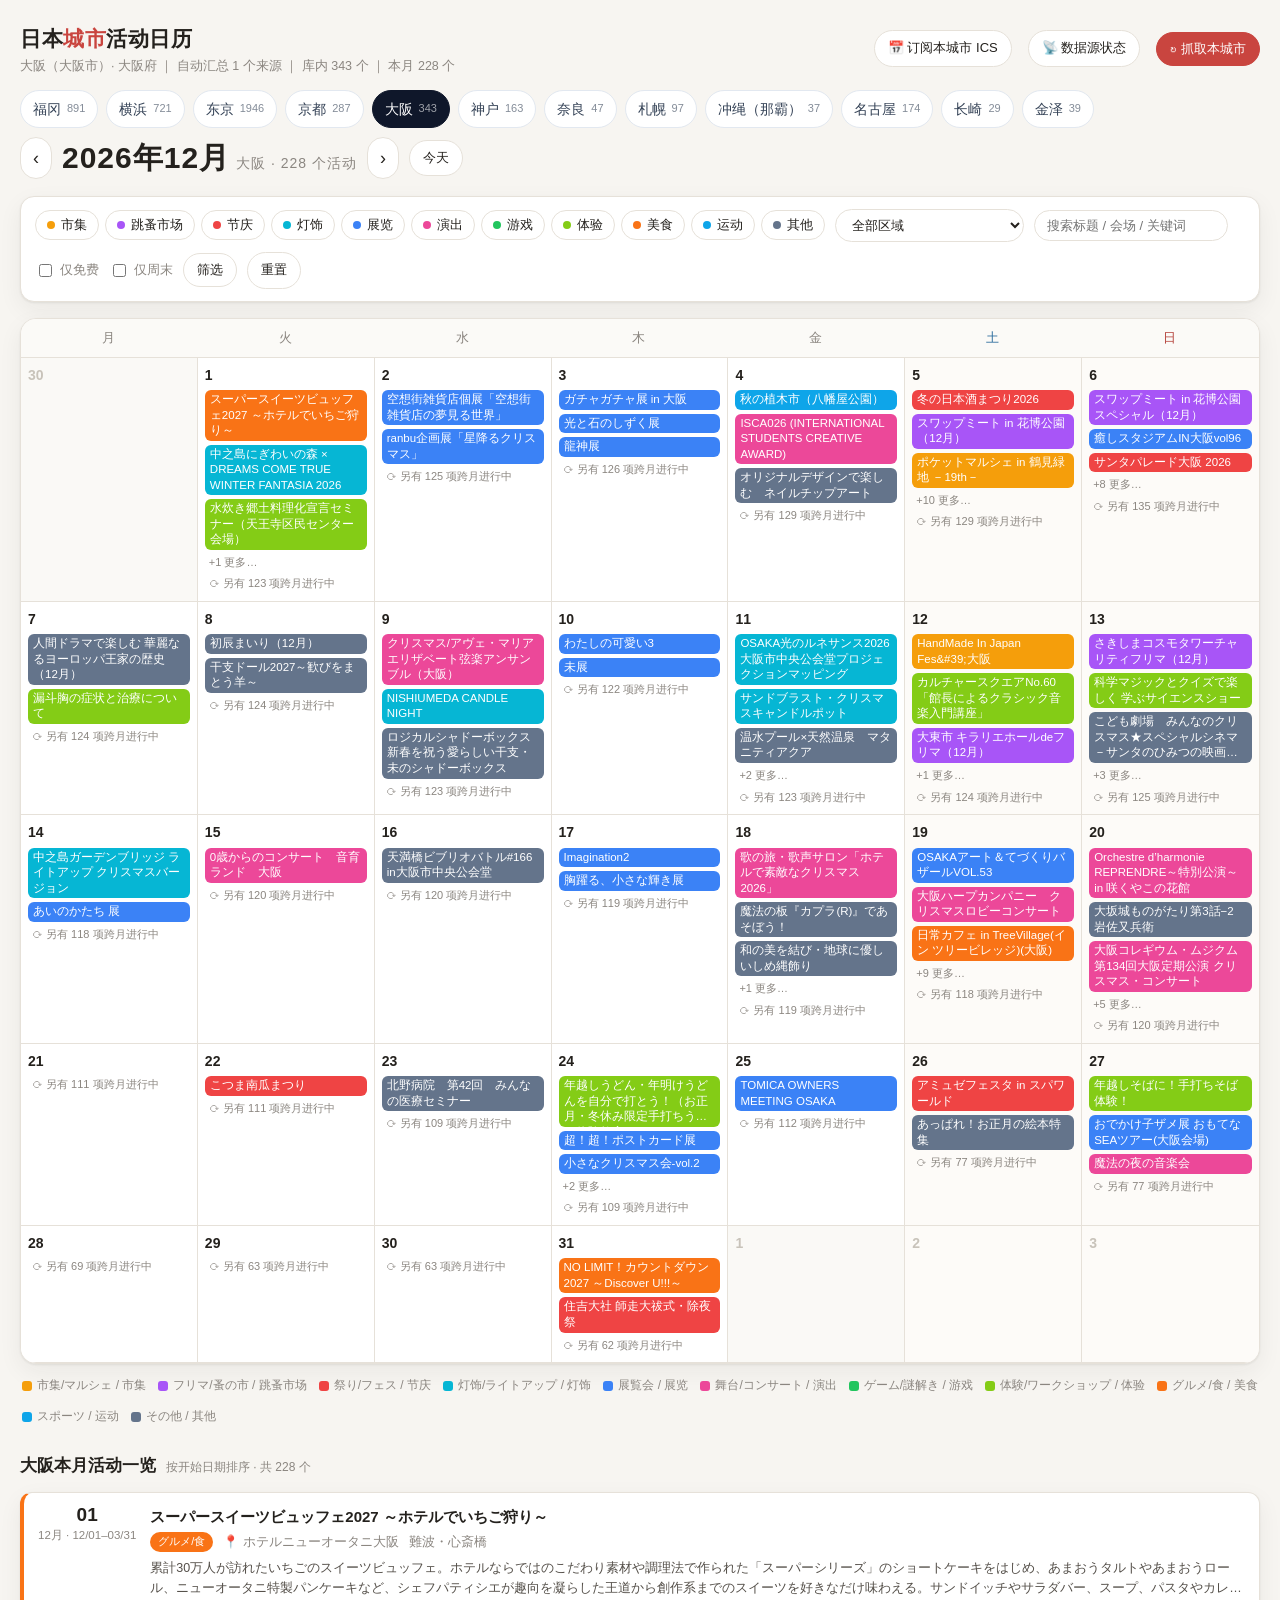
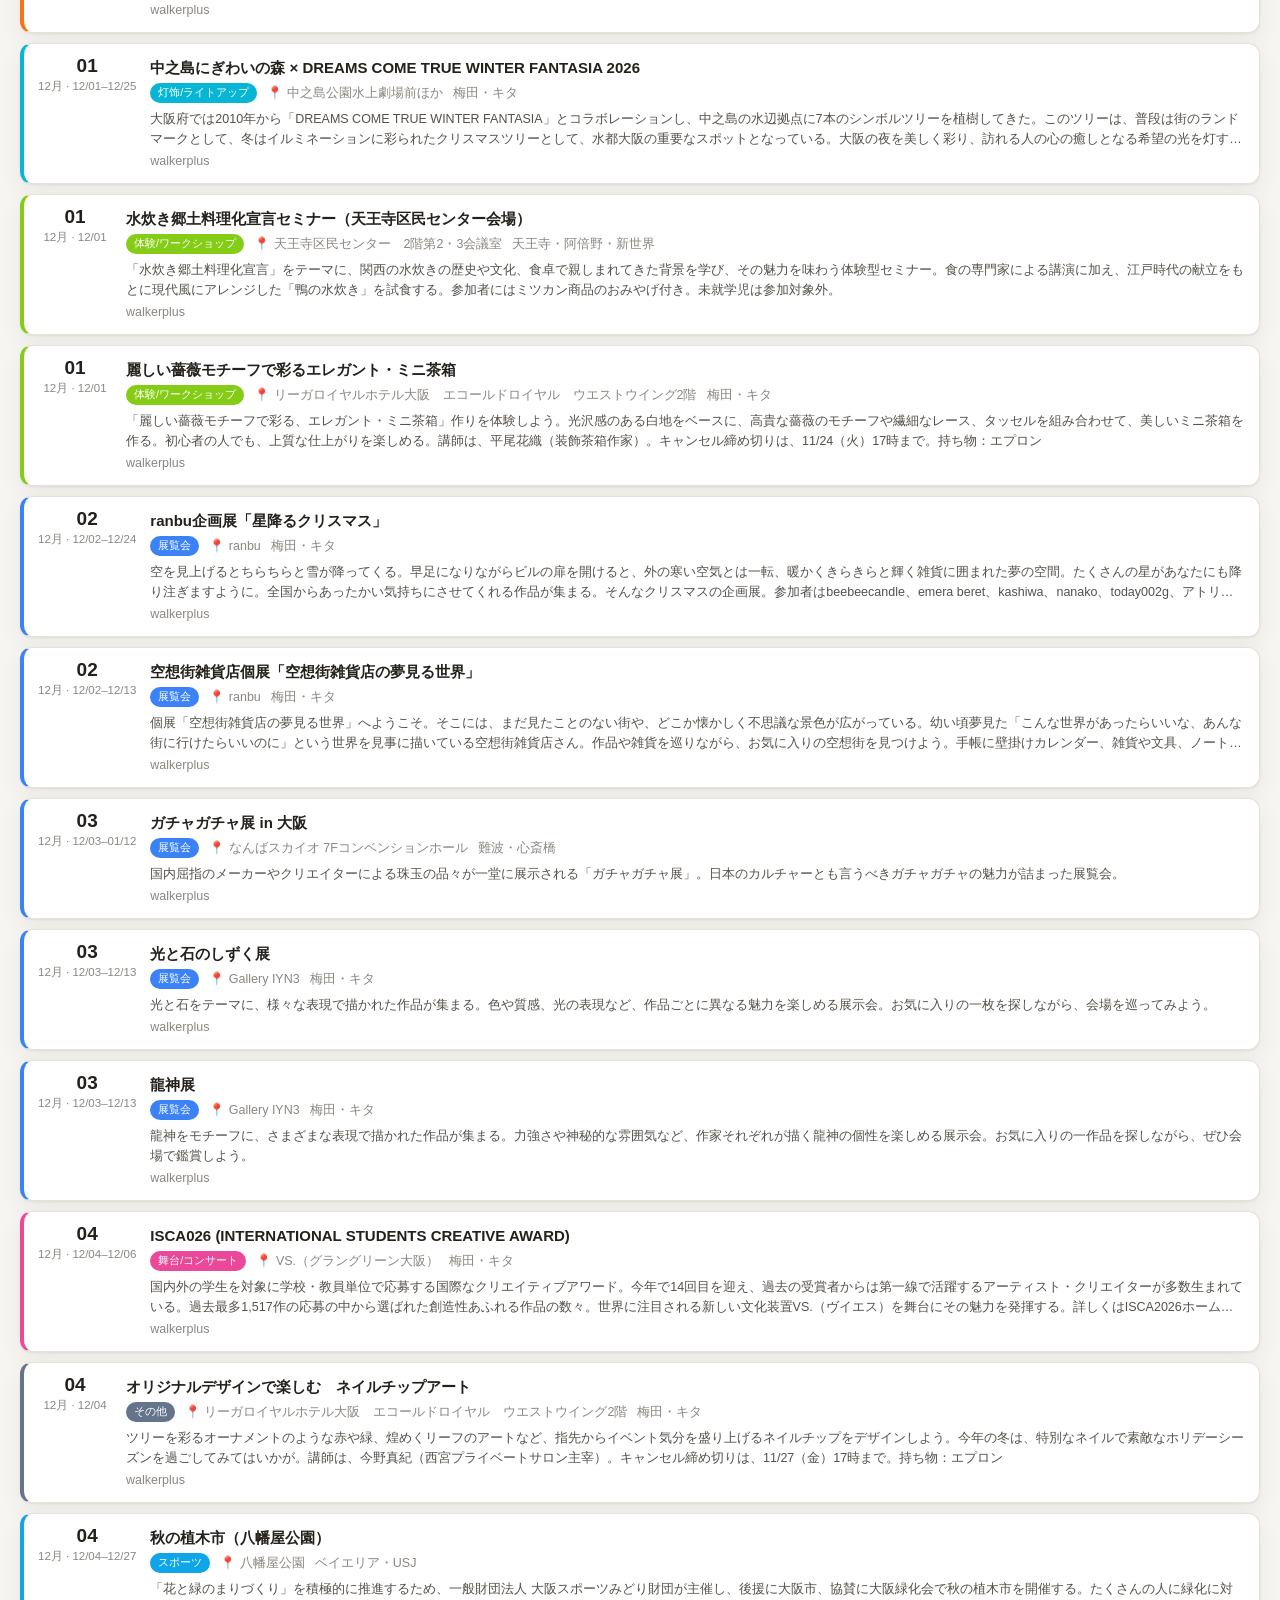
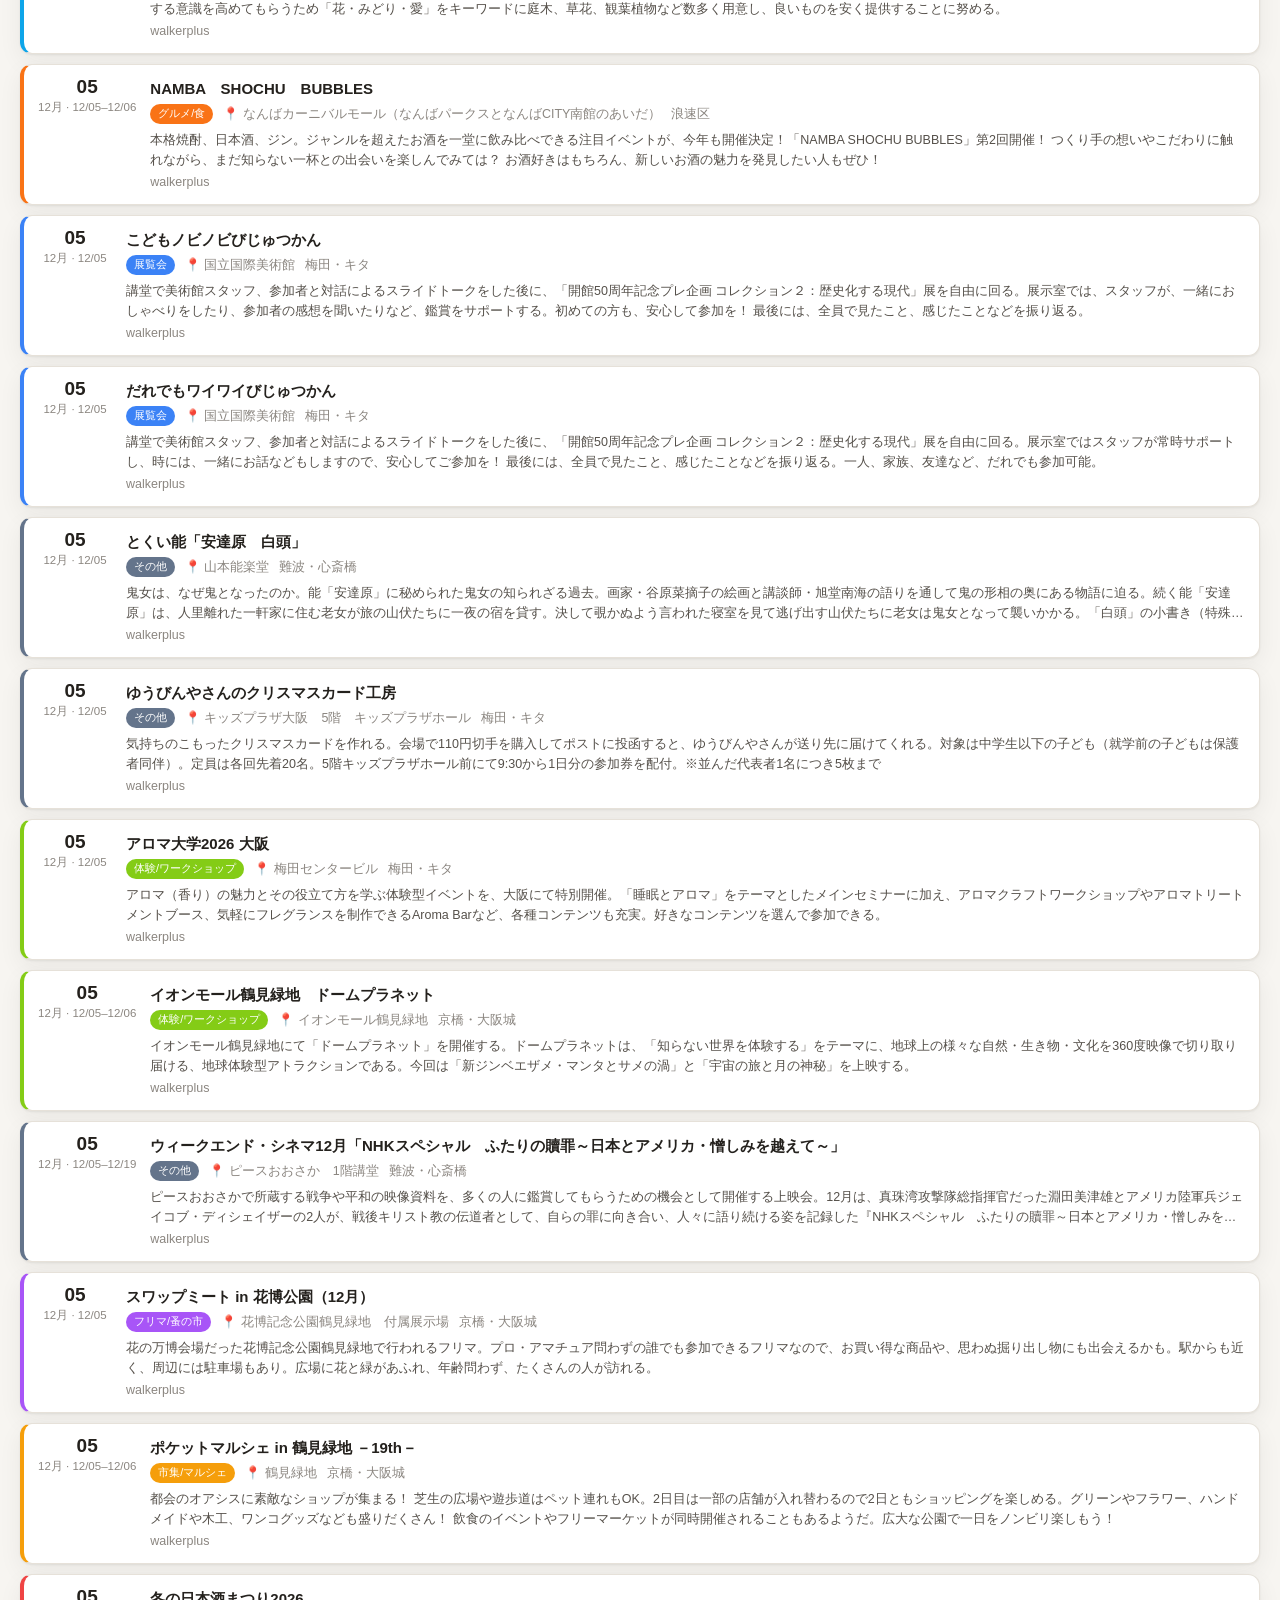
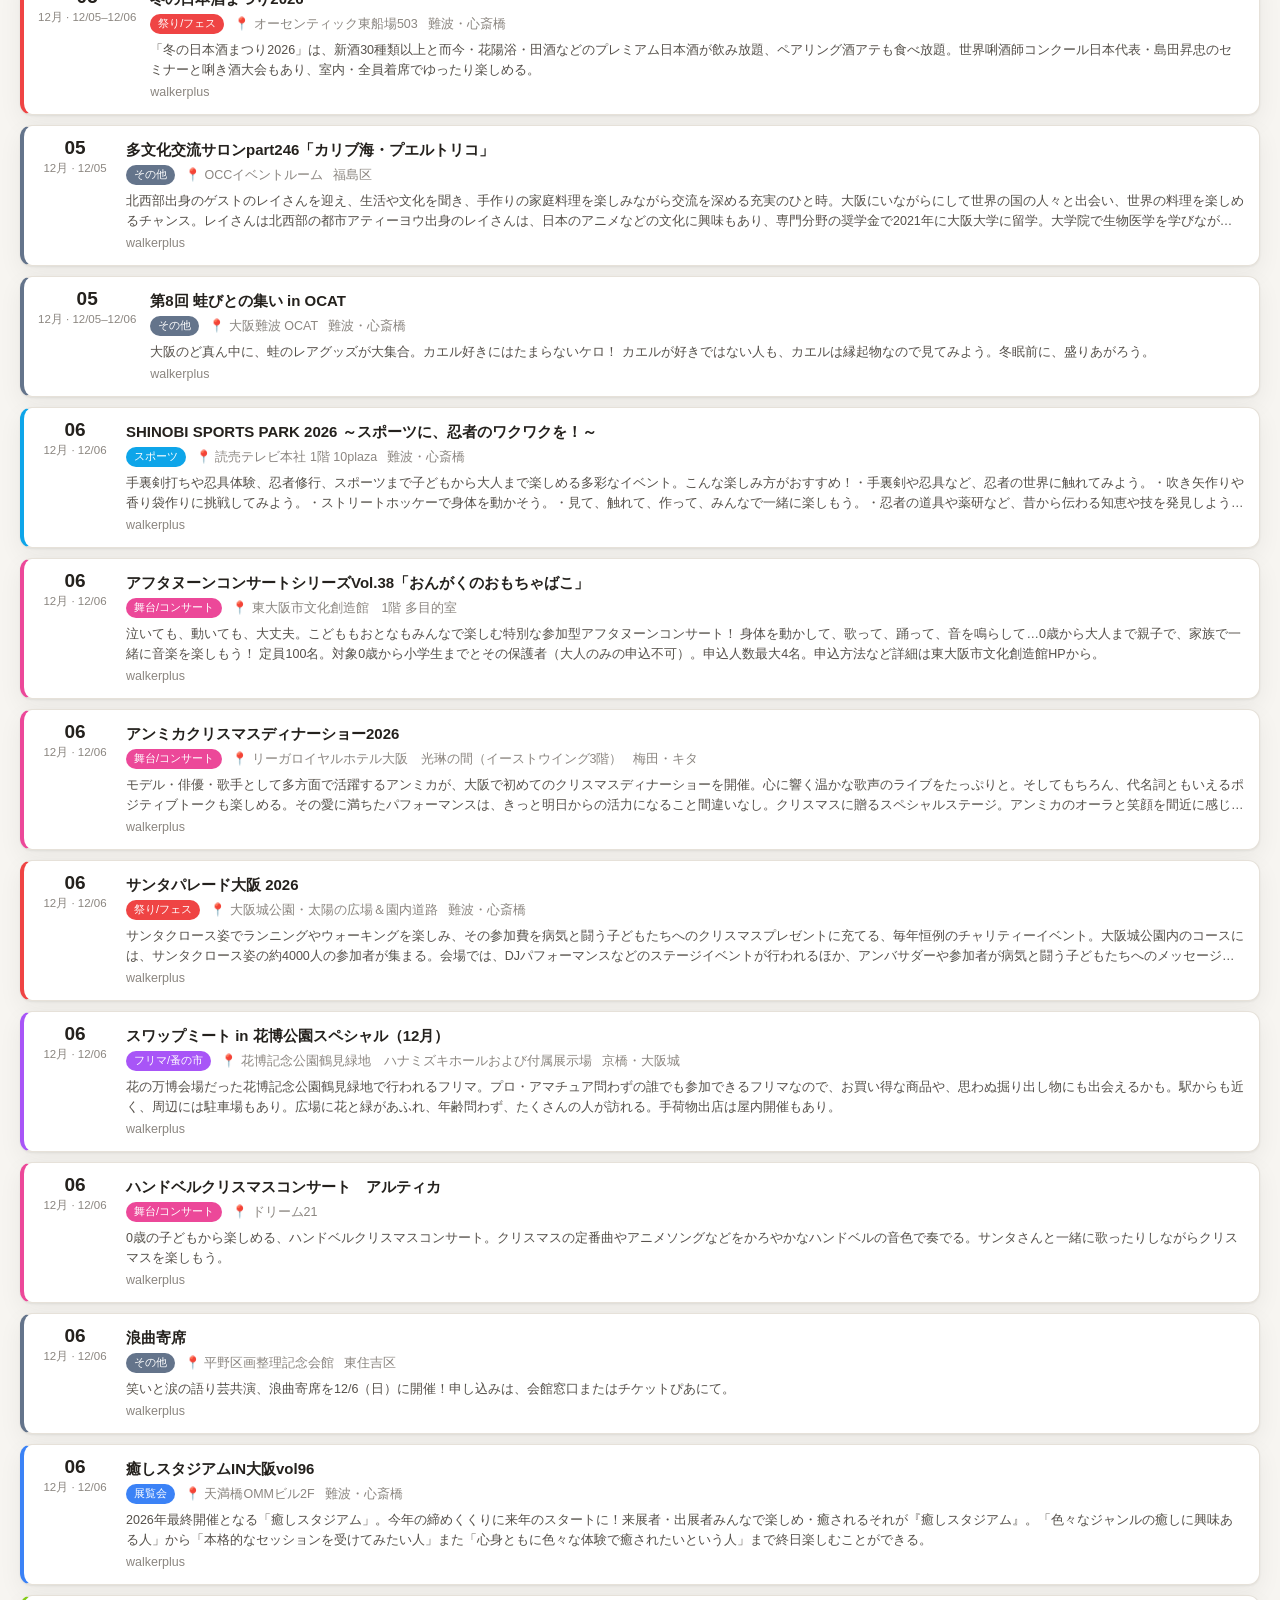
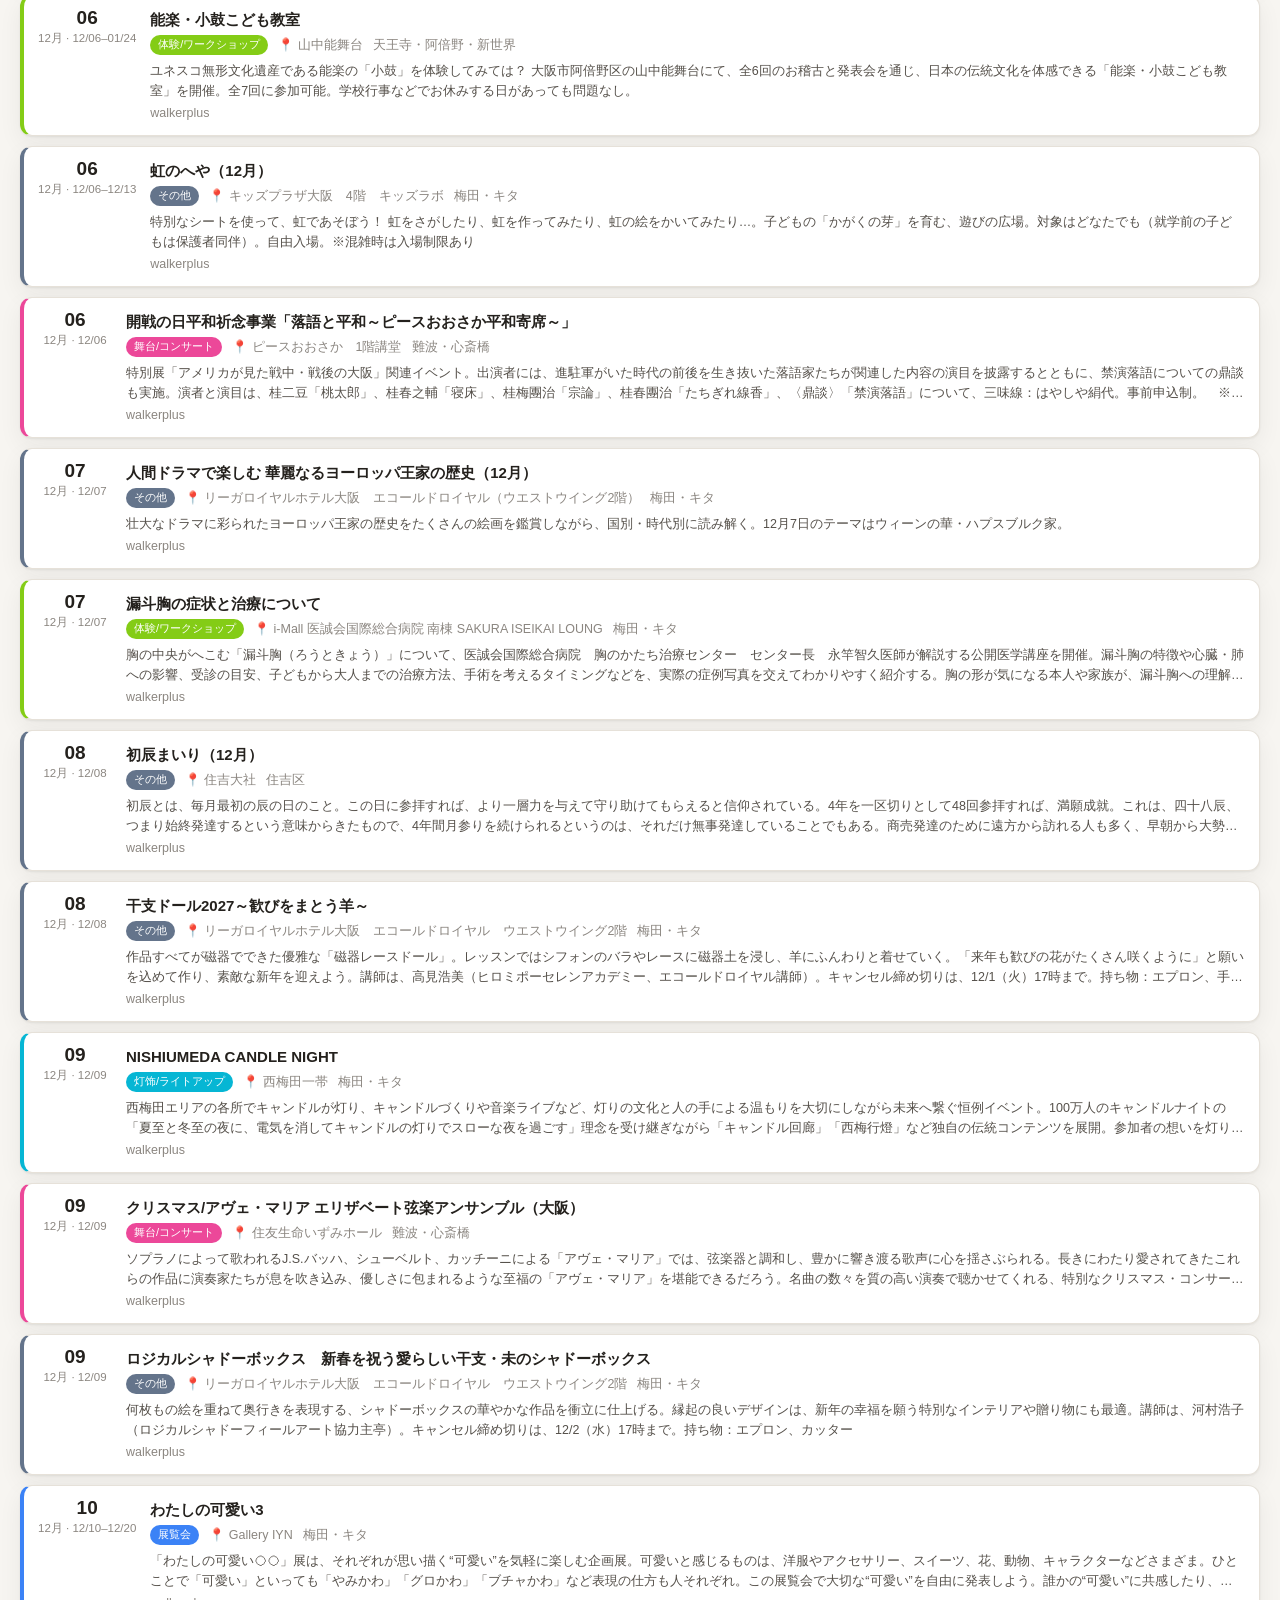
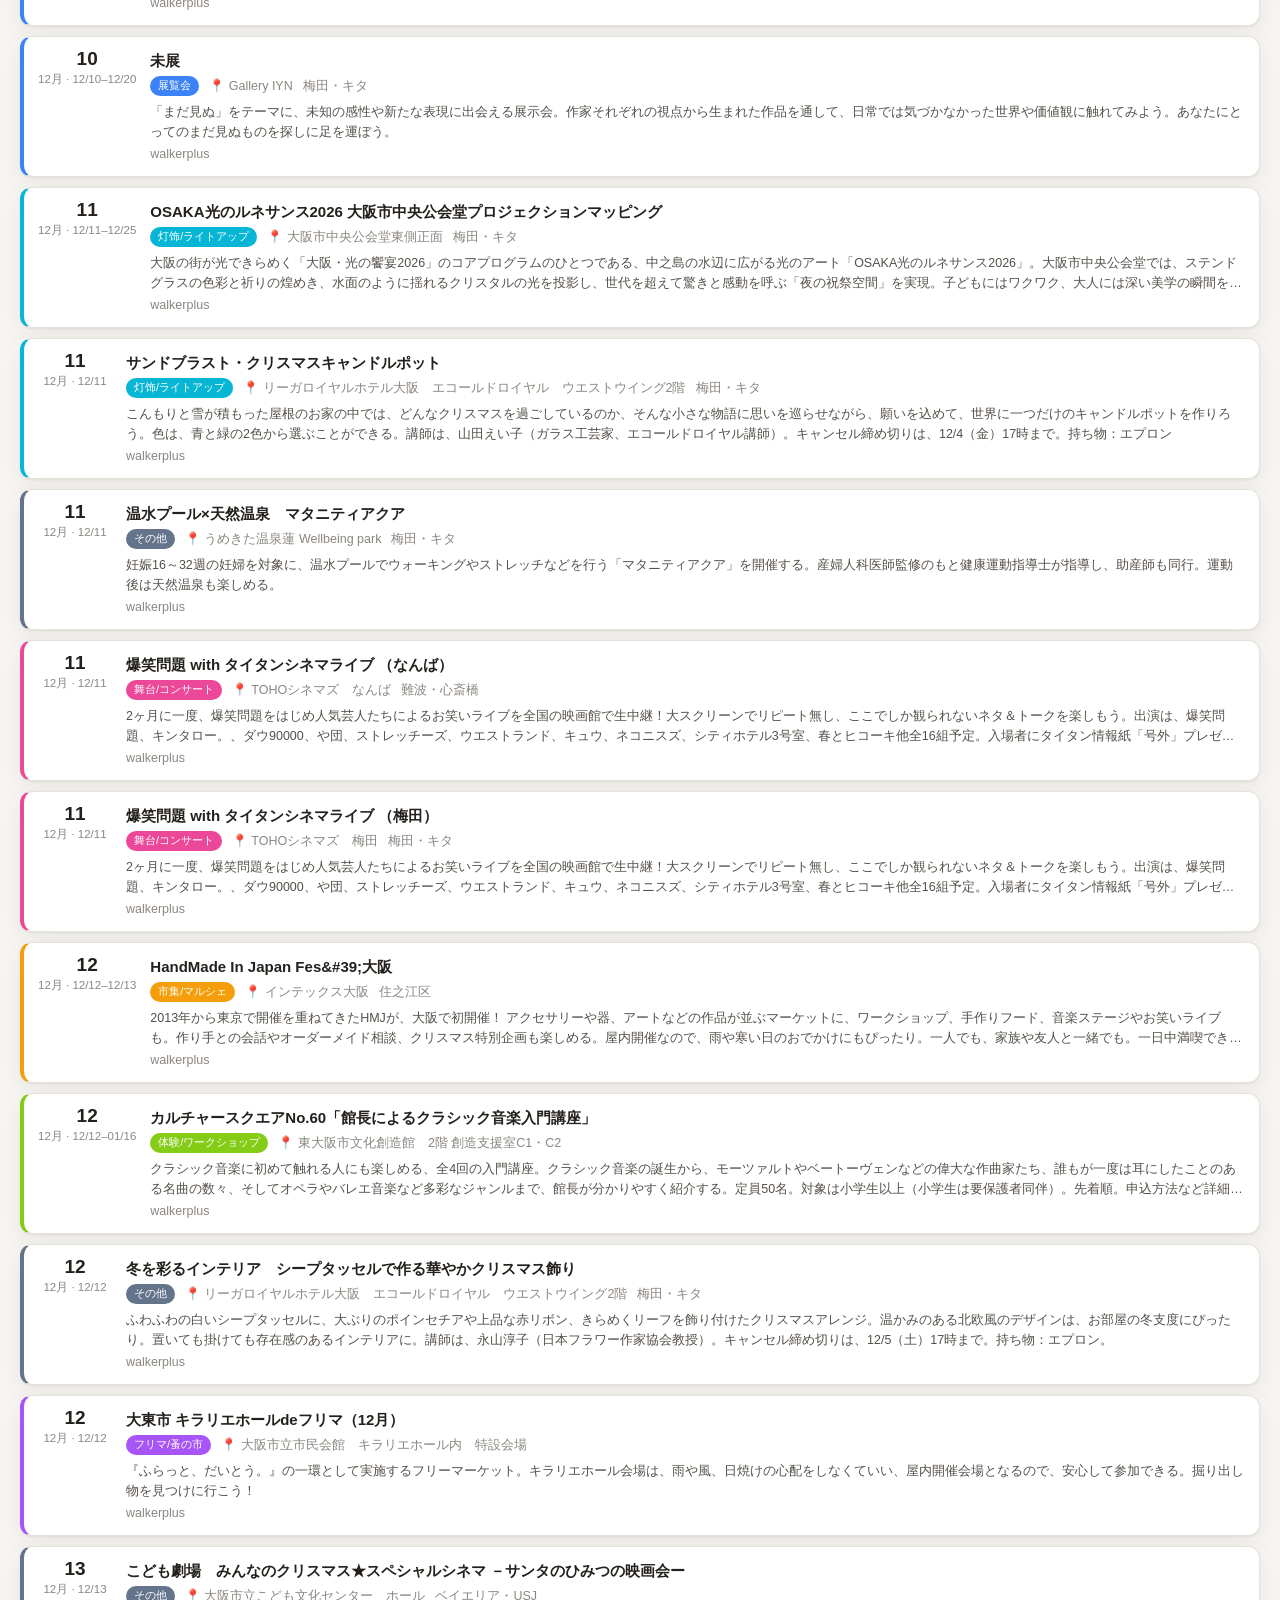
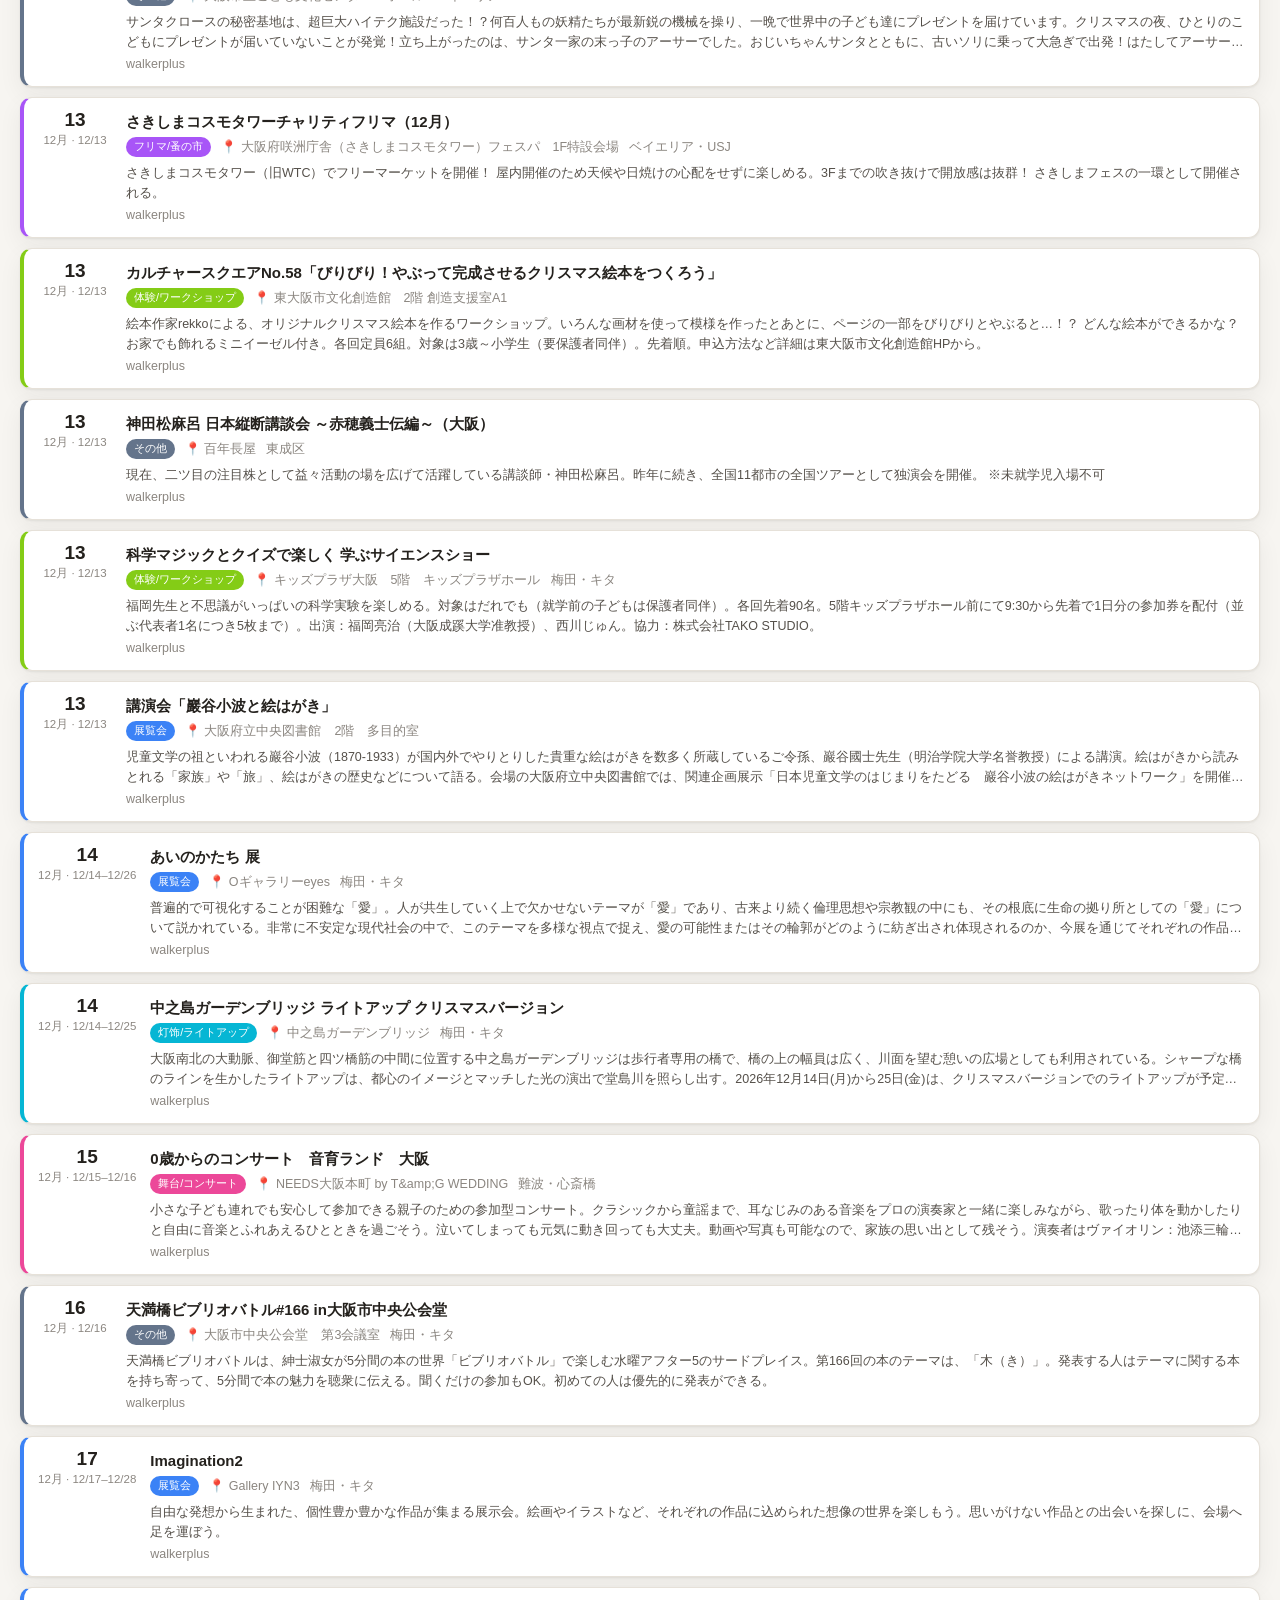
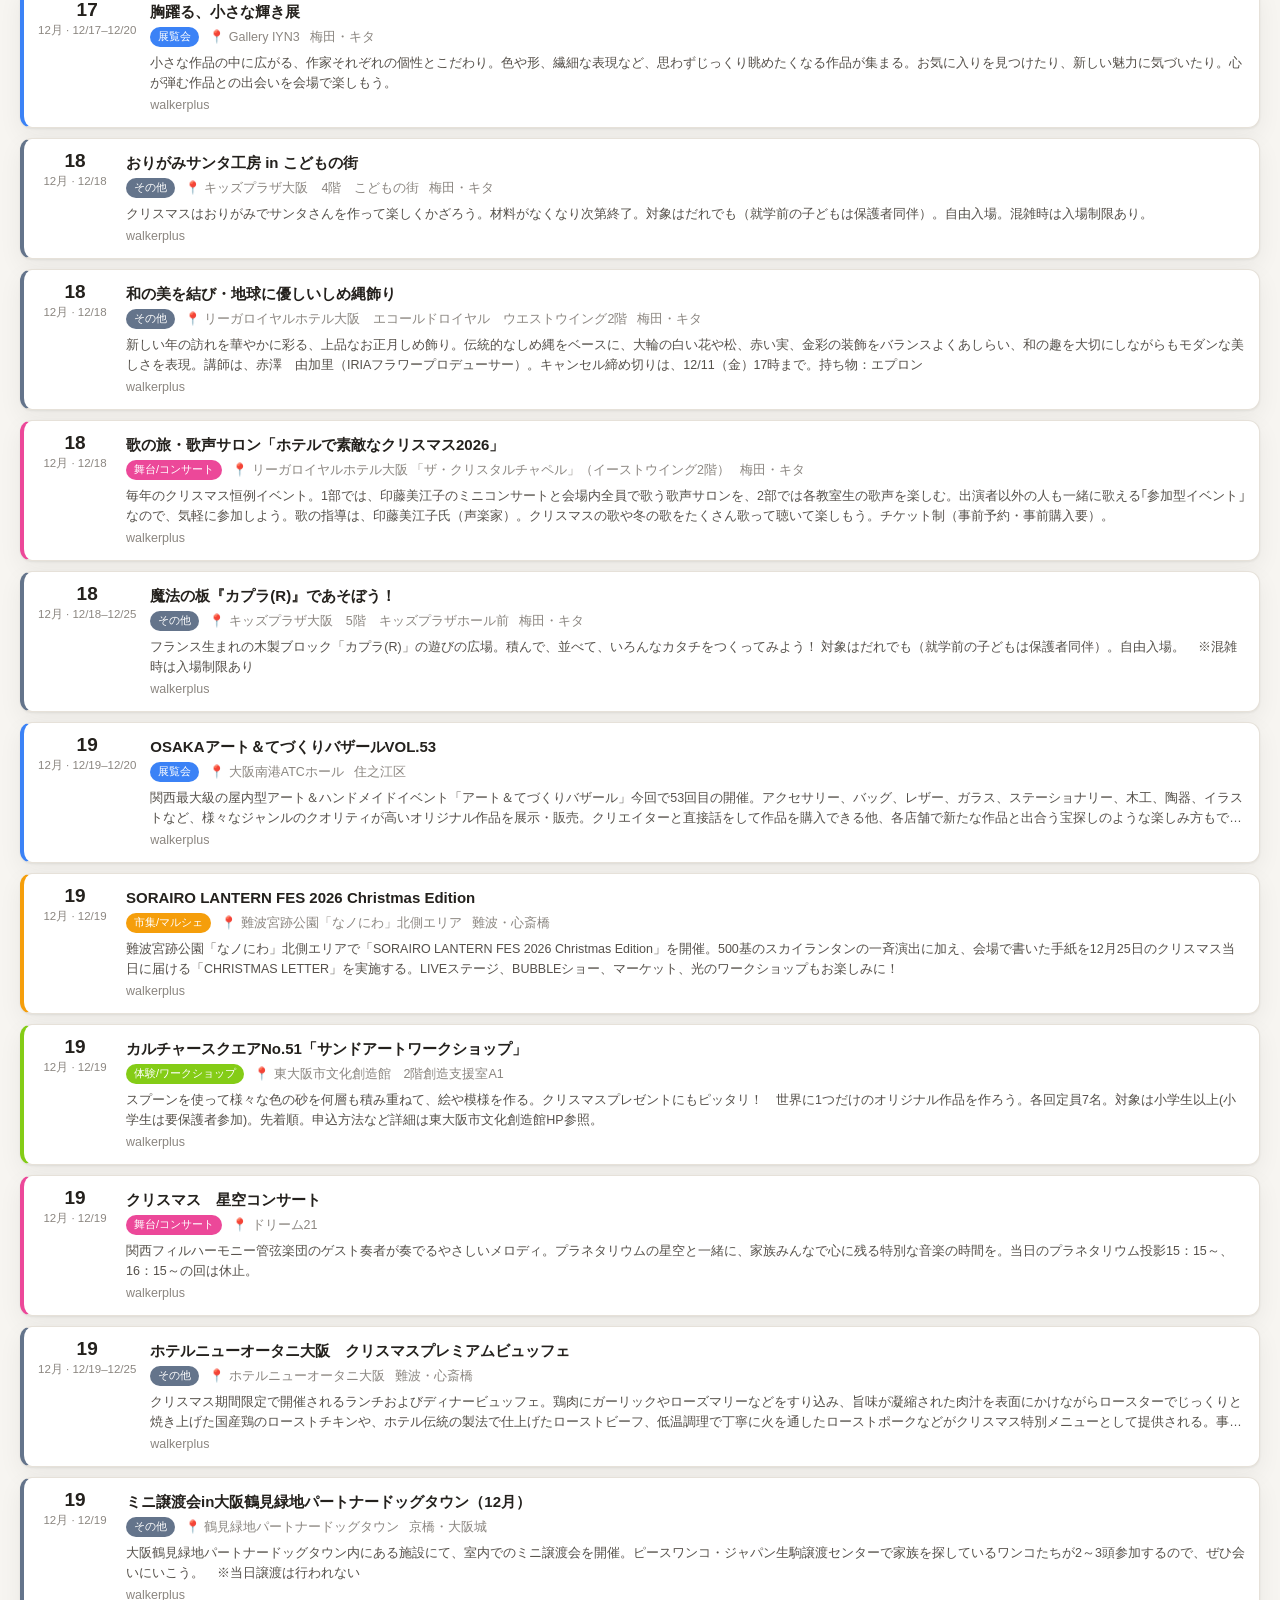
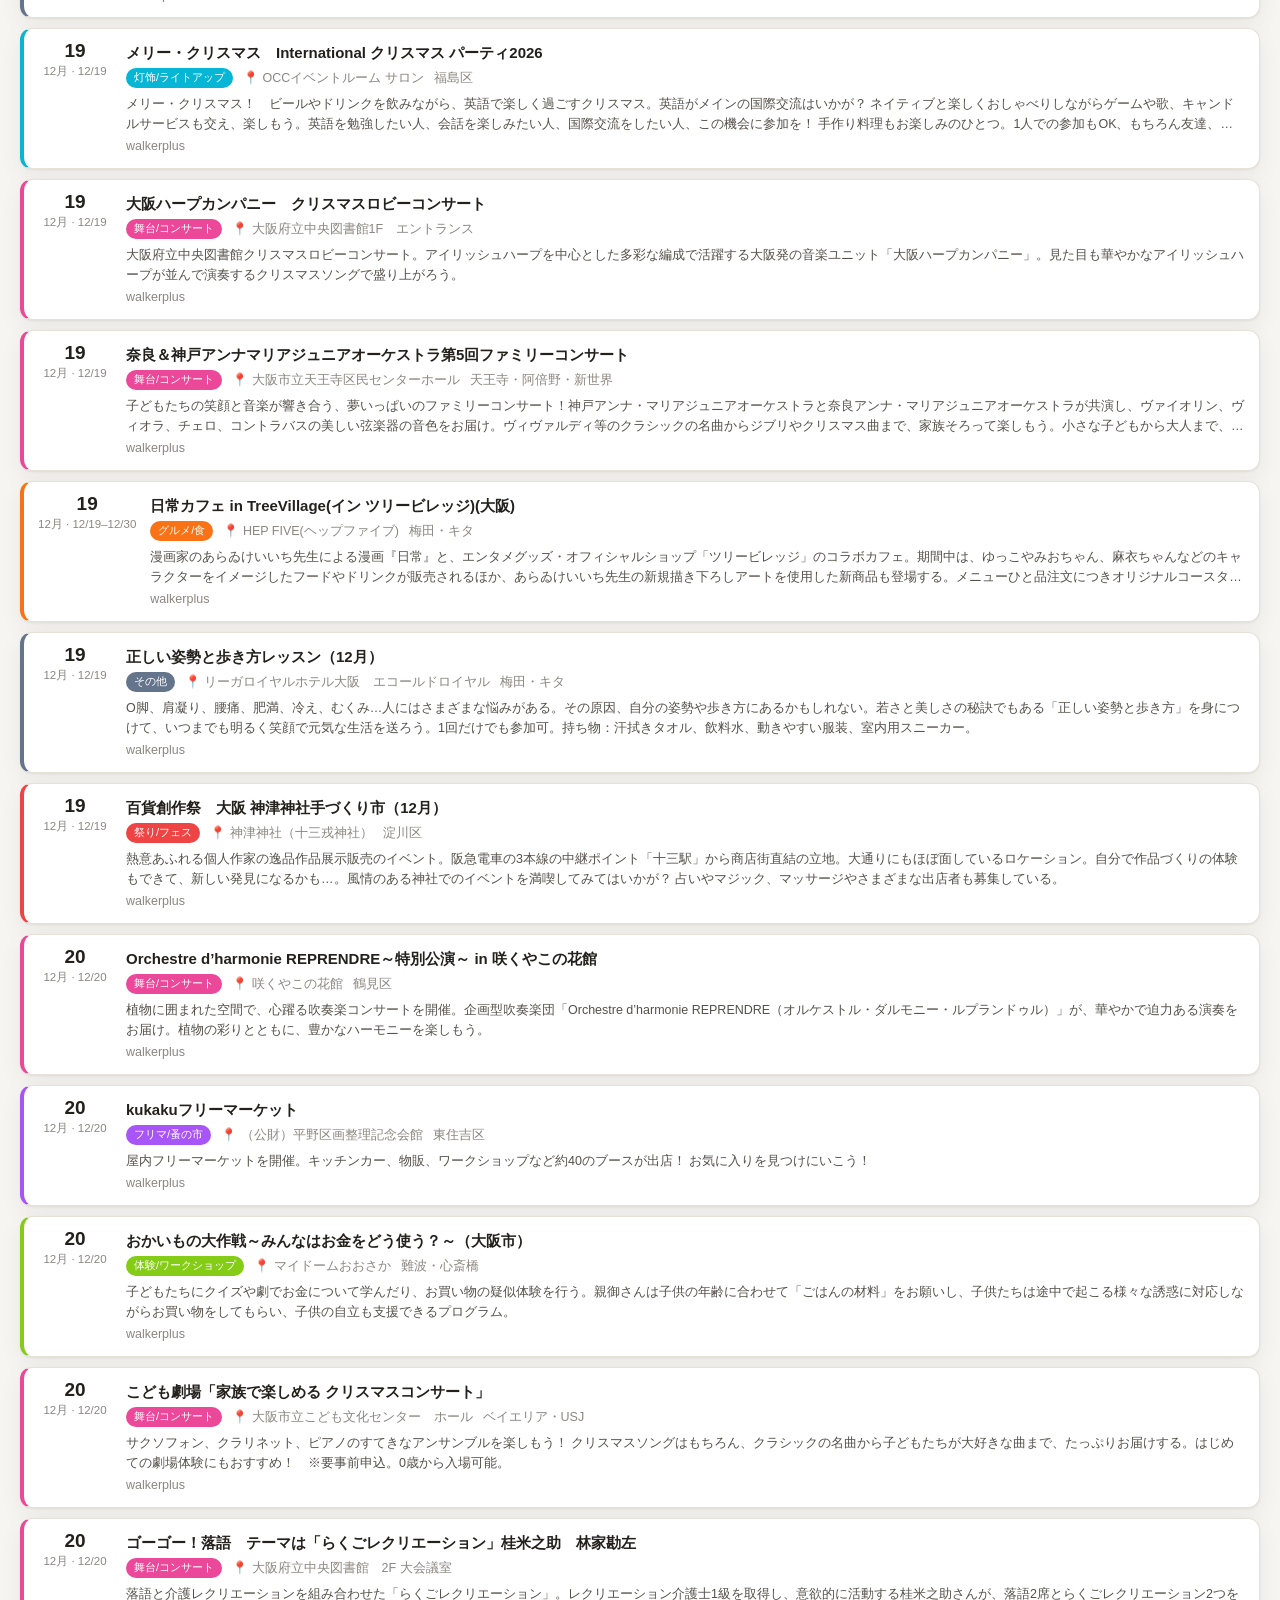
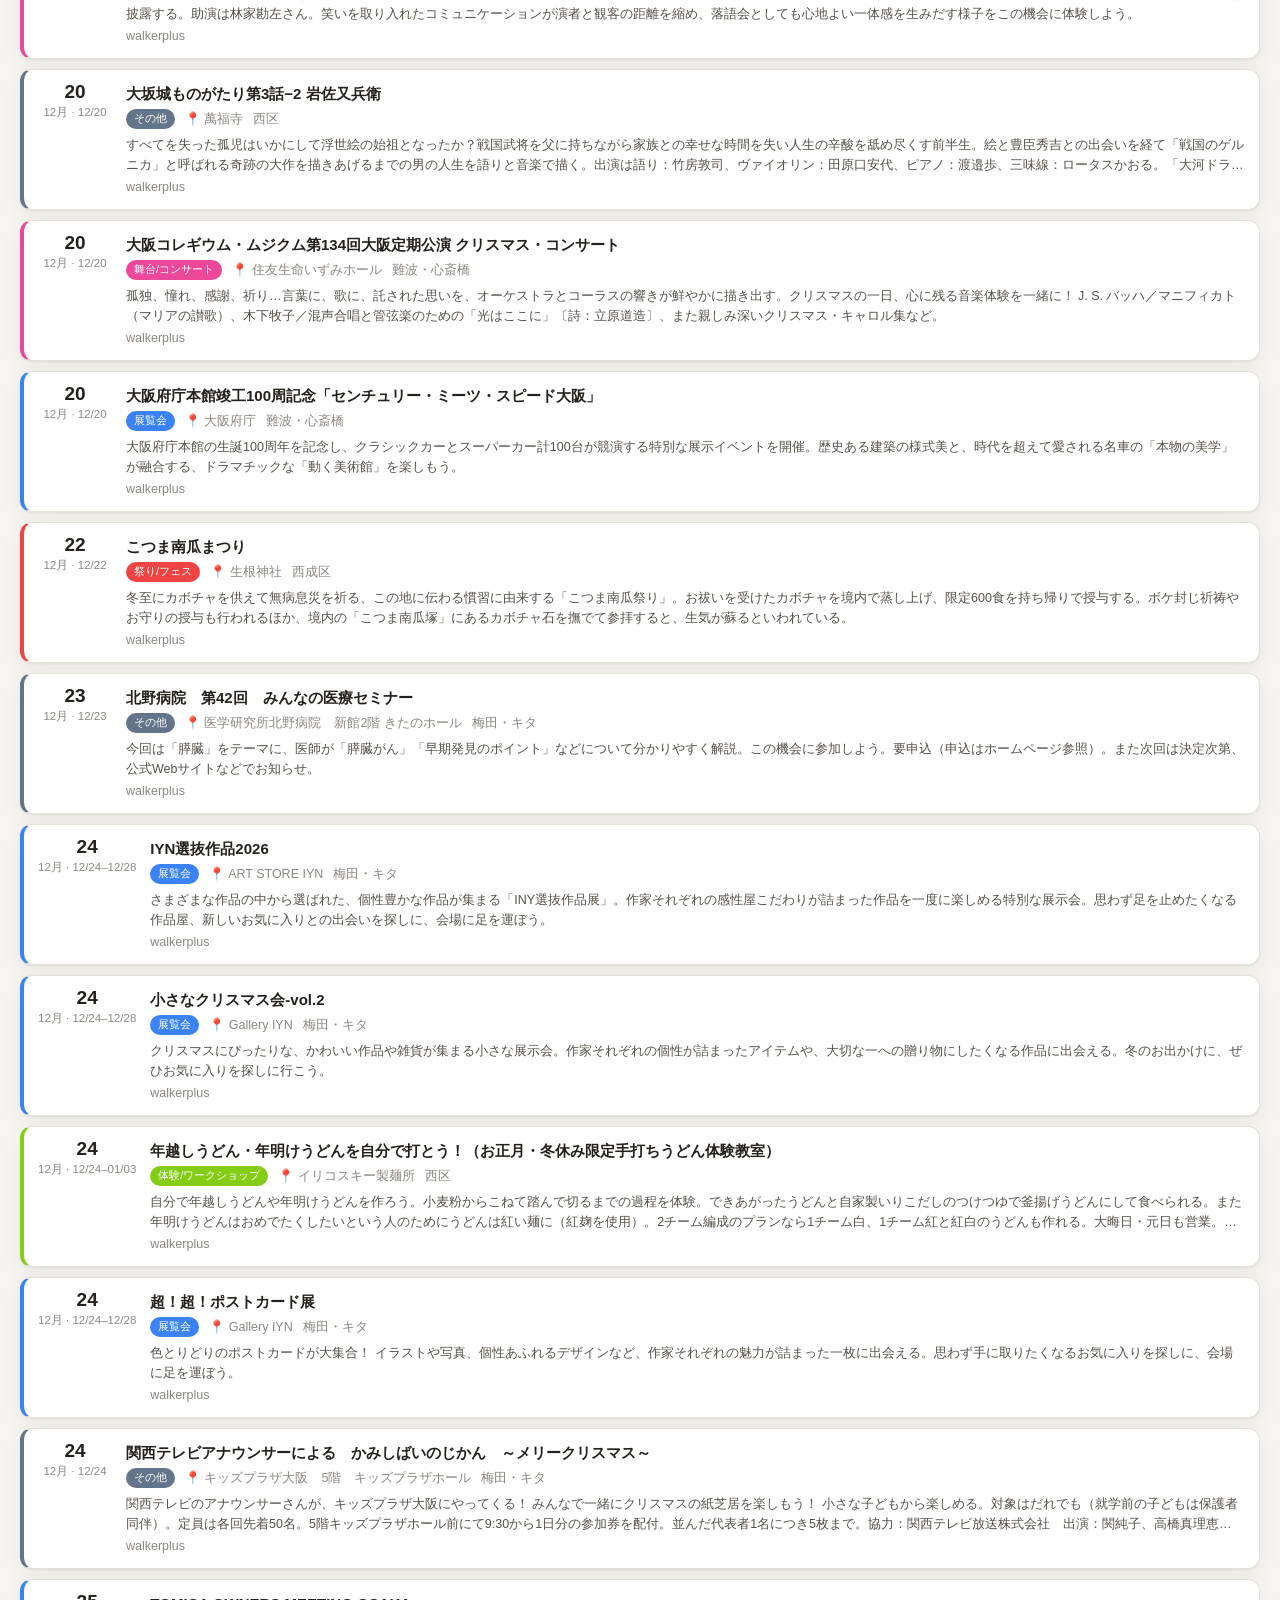
<file: docs/2026-12/osaka.html>
<!DOCTYPE html>
<html lang="zh-CN">
<head>
<meta charset="utf-8">
<meta name="viewport" content="width=device-width, initial-scale=1">
<title>2026年12月 · 大阪活动日历 ｜ 日本热门城市</title>
<style>
:root {
  --bg: #f7f5f1;
  --card: #ffffff;
  --ink: #24211d;
  --sub: #8b8680;
  --line: #e6e1d9;
  --accent: #c9453f;
  --shadow: 0 1px 2px rgba(36, 33, 29, .08), 0 8px 24px rgba(36, 33, 29, .06);
}
* { box-sizing: border-box; }
body {
  margin: 0; background: var(--bg); color: var(--ink);
  font-family: -apple-system, BlinkMacSystemFont, "Hiragino Sans", "Noto Sans JP",
    "Microsoft YaHei", "Segoe UI", sans-serif;
  font-size: 14px; line-height: 1.6;
}
a { color: inherit; }
.wrap { max-width: 1280px; margin: 0 auto; padding: 22px 20px 60px; }

header.top { display: flex; align-items: center; gap: 16px; flex-wrap: wrap; margin-bottom: 14px; }
h1 { font-size: 21px; margin: 0; letter-spacing: .5px; }
h1 span { color: var(--accent); }
.meta { color: var(--sub); font-size: 12.5px; }
.spacer { flex: 1; }
.btn {
  border: 1px solid var(--line); background: var(--card); color: var(--ink);
  padding: 7px 13px; border-radius: 999px; font-size: 13px; cursor: pointer;
  text-decoration: none; display: inline-flex; align-items: center; gap: 6px;
}
.btn:hover { border-color: var(--accent); color: var(--accent); }
.btn.primary { background: var(--accent); border-color: var(--accent); color: #fff; }
.btn.primary:hover { filter: brightness(.94); color: #fff; }

.monthbar { display: flex; align-items: center; gap: 10px; margin: 6px 0 14px; }
.monthbar .title { font-size: 30px; font-weight: 700; letter-spacing: 1px; }
.monthbar .title small { font-size: 14px; font-weight: 400; color: var(--sub); margin-left: 6px; }
.arrow { font-size: 18px; padding: 6px 12px; }

form.filters {
  background: var(--card); border: 1px solid var(--line); border-radius: 14px;
  padding: 12px 14px; box-shadow: var(--shadow); margin-bottom: 16px;
  display: flex; flex-wrap: wrap; gap: 10px; align-items: center;
}
.chipset { display: flex; flex-wrap: wrap; gap: 6px; }
.chip {
  border: 1px solid var(--line); border-radius: 999px; padding: 4px 11px; font-size: 12.5px;
  cursor: pointer; user-select: none; background: #fff; display: inline-flex; align-items: center; gap: 6px;
}
.chip input { display: none; }
.chip.on { color: #fff; border-color: transparent; }
.chip .dot { width: 8px; height: 8px; border-radius: 50%; }
select, input[type=search] {
  border: 1px solid var(--line); border-radius: 999px; padding: 7px 12px; font-size: 13px;
  background: #fff; color: var(--ink); outline: none; font-family: inherit;
}
input[type=search] { min-width: 190px; }
label.check { display: inline-flex; gap: 5px; align-items: center; font-size: 13px; color: var(--sub); }

.calendar { background: var(--card); border: 1px solid var(--line); border-radius: 16px; box-shadow: var(--shadow);
  overflow-x: auto; overflow-y: hidden; -webkit-overflow-scrolling: touch; }
.weekhead { display: grid; grid-template-columns: repeat(7, minmax(0, 1fr)); background: #fbfaf7; border-bottom: 1px solid var(--line); }
.weekhead div { padding: 9px 0; text-align: center; font-size: 12.5px; color: var(--sub); letter-spacing: 2px; }
.weekhead div:nth-child(6) { color: #2f6f9f; }
.weekhead div:nth-child(7) { color: #b5433c; }
.grid { display: grid; grid-template-columns: repeat(7, minmax(0, 1fr)); }
.cell {
  min-height: 132px; border-right: 1px solid var(--line); border-bottom: 1px solid var(--line);
  padding: 6px 7px 8px; display: flex; flex-direction: column; gap: 4px; background: #fff;
}
.cell:nth-child(7n) { border-right: 0; }
.cell.out { background: #faf9f6; }
.cell.weekend { background: #fdfbf8; }
.cell.today { background: #fff6ee; box-shadow: inset 0 0 0 2px #f0c8a8; }
.dnum { font-size: 12px; color: var(--sub); display: flex; justify-content: space-between; align-items: center; }
.dnum b { font-size: 14px; color: var(--ink); font-weight: 600; }
.cell.out .dnum b { color: #c8c3ba; }
.cell.today .dnum b { color: var(--accent); }

.ev {
  border-radius: 6px; padding: 2px 5px; font-size: 11.5px; line-height: 1.35;
  color: #fff; text-decoration: none; display: block;
  overflow: hidden; text-overflow: ellipsis; display: -webkit-box;
  -webkit-line-clamp: 3; -webkit-box-orient: vertical;
}
.ev .t { opacity: .92; font-variant-numeric: tabular-nums; margin-right: 3px; }
.more { font-size: 11px; color: var(--sub); padding-left: 4px; }

.legend { display: flex; flex-wrap: wrap; gap: 12px; margin: 12px 2px 26px; font-size: 12px; color: var(--sub); }
.legend span { display: inline-flex; align-items: center; gap: 5px; }
.legend i { width: 10px; height: 10px; border-radius: 3px; display: inline-block; }

.section-title { display: flex; align-items: baseline; gap: 10px; margin: 8px 0 12px; }
.section-title h2 { font-size: 17px; margin: 0; }
.section-title .meta { font-size: 12px; }

.list { display: flex; flex-direction: column; gap: 10px; }
.item {
  background: var(--card); border: 1px solid var(--line); border-left: 4px solid #ccc;
  border-radius: 12px; padding: 12px 14px; display: flex; gap: 14px; box-shadow: var(--shadow);
}
.item .datecol { min-width: 74px; text-align: center; }
.item .datecol .d { font-size: 19px; font-weight: 700; line-height: 1.1; }
.item .datecol .m { font-size: 11.5px; color: var(--sub); }
.item .body { flex: 1; min-width: 0; }
.item .t { font-size: 15px; font-weight: 600; margin-bottom: 3px; }
.item .t a { text-decoration: none; }
.item .t a:hover { text-decoration: underline; }
.item .line { font-size: 12.5px; color: var(--sub); display: flex; flex-wrap: wrap; gap: 10px; margin-top: 2px; }
.item .desc { font-size: 12.5px; color: #55504a; margin-top: 6px; display: -webkit-box; -webkit-line-clamp: 2; -webkit-box-orient: vertical; overflow: hidden; }
.badge { font-size: 11px; padding: 1px 8px; border-radius: 999px; color: #fff; }

footer.stats { margin-top: 34px; border-top: 1px solid var(--line); padding-top: 16px; color: var(--sub); font-size: 12.5px; }
footer.stats table { width: 100%; border-collapse: collapse; margin-top: 8px; font-size: 12px; }
footer.stats th, footer.stats td { text-align: left; padding: 5px 8px; border-bottom: 1px solid var(--line); }
footer.stats th { color: var(--sub); font-weight: 500; }
.ok { color: #2f7a4f; font-weight: 600; }
.bad { color: #b5433c; font-weight: 600; }
@media (max-width: 760px) {
  .wrap { padding: 14px 12px 40px; }
  header.top { gap: 10px; }
  h1 { font-size: 18px; }
  .monthbar { flex-wrap: wrap; gap: 8px; }
  .monthbar .title { font-size: 20px; }
  .filters { padding: 10px; gap: 8px; }
  .btn { font-size: 12px; padding: 6px 10px; }
  .monthbar .btn.arrow { padding: 6px 10px; }
  input[type=search] { min-width: 0; flex: 1 1 100%; }
  /* 周历在手机上横向滑动查看，不再被裁掉右半部分 */
  .grid, .weekhead { min-width: 700px; }
  .cell { min-height: 96px; padding: 4px 5px; }
  .ev { font-size: 10.5px; -webkit-line-clamp: 2; word-break: break-word; }
  .more { font-size: 10px; }
  .legend { font-size: 11px; gap: 8px; }
  .item { padding: 10px 12px; gap: 10px; }
  .item .datecol { min-width: 46px; }
  .item .datecol .d { font-size: 16px; }
  .item .t { font-size: 14px; }
  footer.stats table { font-size: 11px; }
  .swipe-hint { display: block; }
}
.swipe-hint { display: none; font-size: 11.5px; color: var(--sub); margin: 8px 2px 0; }

/* ---- 城市切换标签 ---- */
.citytabs{display:flex;flex-wrap:wrap;gap:8px;margin:14px 0 6px}
.citytab{display:flex;align-items:center;gap:6px;padding:7px 12px;border:1px solid #e2e8f0;border-radius:999px;
  background:#fff;color:#334155;font-size:14px;text-decoration:none;transition:all .15s}
.citytab:hover{border-color:#94a3b8;transform:translateY(-1px)}
.citytab.on{background:#0f172a;color:#fff;border-color:#0f172a}
.citytab small{font-size:11px;opacity:.6}

.ev.ongoing{background:#f8fafc !important;color:#475569;font-size:11px}


/* ---- 手机端：日期议程视图（替代 7 列周历） ---- */
.magenda { display: none; }
@media (max-width: 760px) {
  .calendar, .swipe-hint { display: none; }
  .magenda { display: flex; flex-direction: column; gap: 10px; margin-bottom: 18px; }
  .mday { background: var(--card); border: 1px solid var(--line); border-radius: 12px; padding: 10px 12px; box-shadow: var(--shadow); }
  .mday.today { box-shadow: inset 0 0 0 2px #f0c8a8; }
  .mday-h { display: flex; align-items: baseline; gap: 6px; margin-bottom: 6px; color: var(--sub); font-size: 12px; }
  .mday-h b { font-size: 18px; color: var(--ink); font-weight: 700; }
  .mday-h .wd { font-size: 12px; }
  .mday-h em { font-style: normal; margin-left: auto; }
  .mday-h .today-tag { font-style: normal; background: var(--accent); color: #fff; font-size: 11px; padding: 1px 7px; border-radius: 999px; }
  .mday-body { display: flex; flex-direction: column; gap: 5px; }
  .mitem { display: grid; grid-template-columns: 8px 1fr; column-gap: 7px; align-items: start; text-decoration: none;
    border-radius: 8px; padding: 6px 8px; background: #faf9f6; }
  .mitem i { width: 8px; height: 8px; border-radius: 50%; margin-top: 4px; }
  .mitem .mt { font-size: 13px; line-height: 1.4; color: var(--ink); overflow-wrap: anywhere; }
  .mitem .mv { grid-column: 2; font-size: 11px; color: var(--sub); overflow-wrap: anywhere; }
}


/* ---- 手机端防横向溢出（兜底） ---- */
@media (max-width: 760px) {
  html, body { max-width: 100%; overflow-x: hidden; }
  .wrap { width: 100%; }
  header.top > div, header.top .meta, .monthbar, .filters, .citytabs, .mday, .mitem, .item, .item .body,
  .mday-h, .mitem .mt, .mitem .mv { min-width: 0; max-width: 100%; }
  .meta, .mday-h, .mitem .mv { white-space: normal; overflow-wrap: anywhere; word-break: break-word; }
  header.top > div { flex: 1 1 240px; }
  .citytab { max-width: 46vw; }
  .citytab span, .citytab { overflow-wrap: anywhere; }
}

</style>
<link rel="alternate" type="text/calendar" href="/calendar.ics?city=osaka">
</head>
<body>
<div class="wrap">

<header class="top">
  <div>
    <h1>日本<span>城市</span>活动日历</h1>
    <div class="meta">大阪（大阪市）· 大阪府 ｜ 自动汇总 1 个来源 ｜ 库内 343 个 ｜ 本月 228 个</div>
  </div>
  <div class="spacer"></div>
  <a class="btn" href="/calendar.ics?city=osaka">📅 订阅本城市 ICS</a>
  <a class="btn" href="/sources?city=osaka">📡 数据源状态</a>
  <button class="btn primary" id="refreshBtn" onclick="doRefresh()">↻ 抓取本城市</button>
</header>

<nav class="citytabs">
  
  <a class="citytab " href="/?city=fukuoka&month=2026-12">
    福冈<small>891</small>
  </a>
  
  <a class="citytab " href="/?city=yokohama&month=2026-12">
    横浜<small>721</small>
  </a>
  
  <a class="citytab " href="/?city=tokyo&month=2026-12">
    东京<small>1946</small>
  </a>
  
  <a class="citytab " href="/?city=kyoto&month=2026-12">
    京都<small>287</small>
  </a>
  
  <a class="citytab on" href="/?city=osaka&month=2026-12">
    大阪<small>343</small>
  </a>
  
  <a class="citytab " href="/?city=kobe&month=2026-12">
    神户<small>163</small>
  </a>
  
  <a class="citytab " href="/?city=nara&month=2026-12">
    奈良<small>47</small>
  </a>
  
  <a class="citytab " href="/?city=sapporo&month=2026-12">
    札幌<small>97</small>
  </a>
  
  <a class="citytab " href="/?city=okinawa&month=2026-12">
    冲绳（那霸）<small>37</small>
  </a>
  
  <a class="citytab " href="/?city=nagoya&month=2026-12">
    名古屋<small>174</small>
  </a>
  
  <a class="citytab " href="/?city=nagasaki&month=2026-12">
    长崎<small>29</small>
  </a>
  
  <a class="citytab " href="/?city=kanazawa&month=2026-12">
    金泽<small>39</small>
  </a>
  
</nav>

<div class="monthbar">
  <a class="btn arrow" href="/?city=osaka&month=2026-11">‹</a>
  <div class="title">2026年12月<small>大阪 · 228 个活动</small></div>
  <a class="btn arrow" href="/?city=osaka&month=2027-01">›</a>
  <a class="btn" href="/?city=osaka&month=2026-11">今天</a>
  
</div>

<form class="filters" method="get" action="/">
  <input type="hidden" name="month" value="2026-12">
  <input type="hidden" name="city" value="osaka">
  <div class="chipset">
    
    <label class="chip "
           >
      <input type="checkbox" name="cat" value="market" 
             onchange="this.form.submit()">
      <span class="dot" style="background:#f59e0b"></span>市集
    </label>
    
    <label class="chip "
           >
      <input type="checkbox" name="cat" value="flea" 
             onchange="this.form.submit()">
      <span class="dot" style="background:#a855f7"></span>跳蚤市场
    </label>
    
    <label class="chip "
           >
      <input type="checkbox" name="cat" value="festival" 
             onchange="this.form.submit()">
      <span class="dot" style="background:#ef4444"></span>节庆
    </label>
    
    <label class="chip "
           >
      <input type="checkbox" name="cat" value="illumination" 
             onchange="this.form.submit()">
      <span class="dot" style="background:#06b6d4"></span>灯饰
    </label>
    
    <label class="chip "
           >
      <input type="checkbox" name="cat" value="exhibition" 
             onchange="this.form.submit()">
      <span class="dot" style="background:#3b82f6"></span>展览
    </label>
    
    <label class="chip "
           >
      <input type="checkbox" name="cat" value="performance" 
             onchange="this.form.submit()">
      <span class="dot" style="background:#ec4899"></span>演出
    </label>
    
    <label class="chip "
           >
      <input type="checkbox" name="cat" value="game" 
             onchange="this.form.submit()">
      <span class="dot" style="background:#22c55e"></span>游戏
    </label>
    
    <label class="chip "
           >
      <input type="checkbox" name="cat" value="workshop" 
             onchange="this.form.submit()">
      <span class="dot" style="background:#84cc16"></span>体验
    </label>
    
    <label class="chip "
           >
      <input type="checkbox" name="cat" value="food" 
             onchange="this.form.submit()">
      <span class="dot" style="background:#f97316"></span>美食
    </label>
    
    <label class="chip "
           >
      <input type="checkbox" name="cat" value="sports" 
             onchange="this.form.submit()">
      <span class="dot" style="background:#0ea5e9"></span>运动
    </label>
    
    <label class="chip "
           >
      <input type="checkbox" name="cat" value="other" 
             onchange="this.form.submit()">
      <span class="dot" style="background:#64748b"></span>其他
    </label>
    
  </div>
  <select name="area" onchange="this.form.submit()">
    <option value="">全部区域</option>
    
    <option value="梅田・キタ" >梅田・キタ</option>
    
    <option value="難波・心斎橋" >難波・心斎橋</option>
    
    <option value="天王寺・阿倍野・新世界" >天王寺・阿倍野・新世界</option>
    
    <option value="本町・淀屋橋・北浜" >本町・淀屋橋・北浜</option>
    
    <option value="京橋・大阪城" >京橋・大阪城</option>
    
    <option value="ベイエリア・USJ" >ベイエリア・USJ</option>
    
    <option value="住之江区" >住之江区</option>
    
    <option value="住吉区" >住吉区</option>
    
    <option value="東住吉区" >東住吉区</option>
    
    <option value="東成区" >東成区</option>
    
    <option value="浪速区" >浪速区</option>
    
    <option value="淀川区" >淀川区</option>
    
    <option value="福島区" >福島区</option>
    
    <option value="西区" >西区</option>
    
    <option value="西成区" >西成区</option>
    
    <option value="鶴見区" >鶴見区</option>
    
  </select>
  <input type="search" name="q" value="" placeholder="搜索标题 / 会场 / 关键词">
  <label class="check"><input type="checkbox" name="free" value="1" 
         onchange="this.form.submit()">仅免费</label>
  <label class="check"><input type="checkbox" name="weekend" value="1" 
         onchange="this.form.submit()">仅周末</label>
  <button class="btn" type="submit">筛选</button>
  <a class="btn" href="/?city=osaka&month=2026-12">重置</a>
</form>

<div class="calendar">
  <div class="weekhead">
    <div>月</div><div>火</div><div>水</div><div>木</div><div>金</div><div>土</div><div>日</div>
  </div>
  <div class="grid">
    
    <div class="cell out  ">
      <div class="dnum"><b>30</b></div>
      
      
      
    </div>
    
    <div class="cell   ">
      <div class="dnum"><b>1</b></div>
      
      <a class="ev" href="https://www.newotani.co.jp/osaka/restaurant/satsukilounge/strawberry/" target="_blank" rel="noopener"
         style="background:#f97316" title="スーパースイーツビュッフェ2027 ～ホテルでいちご狩り～ ｜ ホテルニューオータニ大阪 ｜ 12/01–03/31">
        スーパースイーツビュッフェ2027 ～ホテルでいちご狩り～
      </a>
      
      <a class="ev" href="https://www.pref.osaka.lg.jp/moyo/o070080/2026.html" target="_blank" rel="noopener"
         style="background:#06b6d4" title="中之島にぎわいの森 × DREAMS COME TRUE WINTER FANTASIA 2026 ｜ 中之島公園水上劇場前ほか ｜ 12/01–12/25">
        中之島にぎわいの森 × DREAMS COME TRUE WINTER FANTASIA 2026
      </a>
      
      <a class="ev" href="https://mizutaki2026-tennoji.peatix.com/" target="_blank" rel="noopener"
         style="background:#84cc16" title="水炊き郷土料理化宣言セミナー（天王寺区民センター会場） ｜ 天王寺区民センター　2階第2・3会議室 ｜ 12/01">
        水炊き郷土料理化宣言セミナー（天王寺区民センター会場）
      </a>
      
      <span class="more">+1 更多…</span>
      
      <span class="more">⟳ 另有 123 项跨月进行中</span>
      
    </div>
    
    <div class="cell   ">
      <div class="dnum"><b>2</b></div>
      
      <a class="ev" href="http://blog.onlineshop.ranbu-hp.com/?eid=1692" target="_blank" rel="noopener"
         style="background:#3b82f6" title="空想街雑貨店個展「空想街雑貨店の夢見る世界」 ｜ ranbu ｜ 12/02–12/13">
        空想街雑貨店個展「空想街雑貨店の夢見る世界」
      </a>
      
      <a class="ev" href="http://blog.onlineshop.ranbu-hp.com/?eid=1690" target="_blank" rel="noopener"
         style="background:#3b82f6" title="ranbu企画展「星降るクリスマス」 ｜ ranbu ｜ 12/02–12/24">
        ranbu企画展「星降るクリスマス」
      </a>
      
      
      
      <span class="more">⟳ 另有 125 项跨月进行中</span>
      
    </div>
    
    <div class="cell   ">
      <div class="dnum"><b>3</b></div>
      
      <a class="ev" href="https://www.tv-osaka.co.jp/event/gacha/" target="_blank" rel="noopener"
         style="background:#3b82f6" title="ガチャガチャ展 in 大阪 ｜ なんばスカイオ 7Fコンベンションホール ｜ 12/03–01/12">
        ガチャガチャ展 in 大阪
      </a>
      
      <a class="ev" href="https://www.gallery-iyn.com/post/handmade-lightandstone-droplets" target="_blank" rel="noopener"
         style="background:#3b82f6" title="光と石のしずく展 ｜ Gallery IYN3 ｜ 12/03–12/13">
        光と石のしずく展
      </a>
      
      <a class="ev" href="https://www.gallery-iyn.cohttps://www.gallery-iyn.com/post/ryujin-exhibitionm/post/gentlecrafts-exhibition" target="_blank" rel="noopener"
         style="background:#3b82f6" title="龍神展 ｜ Gallery IYN3 ｜ 12/03–12/13">
        龍神展
      </a>
      
      
      
      <span class="more">⟳ 另有 126 项跨月进行中</span>
      
    </div>
    
    <div class="cell   ">
      <div class="dnum"><b>4</b></div>
      
      <a class="ev" href="http://www.uekiichi.com/event.html" target="_blank" rel="noopener"
         style="background:#0ea5e9" title="秋の植木市（八幡屋公園） ｜ 八幡屋公園 ｜ 12/04–12/27">
        秋の植木市（八幡屋公園）
      </a>
      
      <a class="ev" href="https://kc-i.jp/activity/award/isca/2026/" target="_blank" rel="noopener"
         style="background:#ec4899" title="ISCA026 (INTERNATIONAL STUDENTS CREATIVE AWARD) ｜ VS.（グラングリーン大阪） ｜ 12/04–12/06">
        ISCA026 (INTERNATIONAL STUDENTS CREATIVE AWARD)
      </a>
      
      <a class="ev" href="https://www.rihga.co.jp/osaka/culture/ecole-event-christmas-2026/#1120" target="_blank" rel="noopener"
         style="background:#64748b" title="オリジナルデザインで楽しむ　ネイルチップアート ｜ リーガロイヤルホテル大阪　エコールドロイヤル　ウエストウイング2階 ｜ 12/04">
        オリジナルデザインで楽しむ　ネイルチップアート
      </a>
      
      
      
      <span class="more">⟳ 另有 129 项跨月进行中</span>
      
    </div>
    
    <div class="cell  weekend ">
      <div class="dnum"><b>5</b></div>
      
      <a class="ev" href="https://huyu-sake-festival.peatix.com/view" target="_blank" rel="noopener"
         style="background:#ef4444" title="冬の日本酒まつり2026 ｜ オーセンティック東船場503 ｜ 12/05–12/06">
        冬の日本酒まつり2026
      </a>
      
      <a class="ev" href="https://swapmeet.ne.jp/info/hanahaku" target="_blank" rel="noopener"
         style="background:#a855f7" title="スワップミート in 花博公園（12月） ｜ 花博記念公園鶴見緑地　付属展示場 ｜ 12/05">
        スワップミート in 花博公園（12月）
      </a>
      
      <a class="ev" href="https://ameblo.jp/pocketmarche" target="_blank" rel="noopener"
         style="background:#f59e0b" title="ポケットマルシェ in 鶴見緑地 －19th－ ｜ 鶴見緑地 ｜ 12/05–12/06">
        ポケットマルシェ in 鶴見緑地 －19th－
      </a>
      
      <span class="more">+10 更多…</span>
      
      <span class="more">⟳ 另有 129 项跨月进行中</span>
      
    </div>
    
    <div class="cell  weekend ">
      <div class="dnum"><b>6</b></div>
      
      <a class="ev" href="https://swapmeet.ne.jp/info/hanahaku-sp" target="_blank" rel="noopener"
         style="background:#a855f7" title="スワップミート in 花博公園スペシャル（12月） ｜ 花博記念公園鶴見緑地　ハナミズキホールおよび付属展示場 ｜ 12/06">
        スワップミート in 花博公園スペシャル（12月）
      </a>
      
      <a class="ev" href="http://www.balance.join-us.jp/iyasisutajiamuoosaka.html" target="_blank" rel="noopener"
         style="background:#3b82f6" title="癒しスタジアムIN大阪vol96 ｜ 天満橋OMMビル2F ｜ 12/06">
        癒しスタジアムIN大阪vol96
      </a>
      
      <a class="ev" href="https://www.santa-run.com/" target="_blank" rel="noopener"
         style="background:#ef4444" title="サンタパレード大阪 2026 ｜ 大阪城公園・太陽の広場＆園内道路 ｜ 12/06">
        サンタパレード大阪 2026
      </a>
      
      <span class="more">+8 更多…</span>
      
      <span class="more">⟳ 另有 135 项跨月进行中</span>
      
    </div>
    
    <div class="cell   ">
      <div class="dnum"><b>7</b></div>
      
      <a class="ev" href="https://www.rihga.co.jp/osaka/culture/ecole-lecture/" target="_blank" rel="noopener"
         style="background:#64748b" title="人間ドラマで楽しむ 華麗なるヨーロッパ王家の歴史（12月） ｜ リーガロイヤルホテル大阪　エコールドロイヤル（ウエストウイング2階） ｜ 12/07">
        人間ドラマで楽しむ 華麗なるヨーロッパ王家の歴史（12月）
      </a>
      
      <a class="ev" href="https://www.mirai-process.org/extension-lecture.html" target="_blank" rel="noopener"
         style="background:#84cc16" title="漏斗胸の症状と治療について ｜ i-Mall 医誠会国際総合病院 南棟 SAKURA ISEIKAI LOUNG ｜ 12/07">
        漏斗胸の症状と治療について
      </a>
      
      
      
      <span class="more">⟳ 另有 124 项跨月进行中</span>
      
    </div>
    
    <div class="cell   ">
      <div class="dnum"><b>8</b></div>
      
      <a class="ev" href="https://www.sumiyoshitaisha.net/" target="_blank" rel="noopener"
         style="background:#64748b" title="初辰まいり（12月） ｜ 住吉大社 ｜ 12/08">
        初辰まいり（12月）
      </a>
      
      <a class="ev" href="https://www.rihga.co.jp/osaka/culture/ecole-event-christmas-2026/#1120" target="_blank" rel="noopener"
         style="background:#64748b" title="干支ドール2027～歓びをまとう羊～ ｜ リーガロイヤルホテル大阪　エコールドロイヤル　ウエストウイング2階 ｜ 12/08">
        干支ドール2027～歓びをまとう羊～
      </a>
      
      
      
      <span class="more">⟳ 另有 124 项跨月进行中</span>
      
    </div>
    
    <div class="cell   ">
      <div class="dnum"><b>9</b></div>
      
      <a class="ev" href="https://www.koransha.com/orch_chamber/avemaria/" target="_blank" rel="noopener"
         style="background:#ec4899" title="クリスマス/アヴェ・マリア エリザベート弦楽アンサンブル（大阪） ｜ 住友生命いずみホール ｜ 12/09">
        クリスマス/アヴェ・マリア エリザベート弦楽アンサンブル（大阪）
      </a>
      
      <a class="ev" href="https://nishiumeda-candlenight.com/" target="_blank" rel="noopener"
         style="background:#06b6d4" title="NISHIUMEDA CANDLE NIGHT ｜ 西梅田一帯 ｜ 12/09">
        NISHIUMEDA CANDLE NIGHT
      </a>
      
      <a class="ev" href="https://www.rihga.co.jp/osaka/culture/ecole-event-christmas-2026/#1120" target="_blank" rel="noopener"
         style="background:#64748b" title="ロジカルシャドーボックス　新春を祝う愛らしい干支・未のシャドーボックス ｜ リーガロイヤルホテル大阪　エコールドロイヤル　ウエストウイング2階 ｜ 12/09">
        ロジカルシャドーボックス　新春を祝う愛らしい干支・未のシャドーボックス
      </a>
      
      
      
      <span class="more">⟳ 另有 123 项跨月进行中</span>
      
    </div>
    
    <div class="cell   ">
      <div class="dnum"><b>10</b></div>
      
      <a class="ev" href="https://www.gallery-iyn.com/post/kawaii-vol-3" target="_blank" rel="noopener"
         style="background:#3b82f6" title="わたしの可愛い3 ｜ Gallery IYN ｜ 12/10–12/20">
        わたしの可愛い3
      </a>
      
      <a class="ev" href="https://www.gallery-iyn.com/post/sheep" target="_blank" rel="noopener"
         style="background:#3b82f6" title="未展 ｜ Gallery IYN ｜ 12/10–12/20">
        未展
      </a>
      
      
      
      <span class="more">⟳ 另有 122 项跨月进行中</span>
      
    </div>
    
    <div class="cell   ">
      <div class="dnum"><b>11</b></div>
      
      <a class="ev" href="https://hikari-kyoen.com/" target="_blank" rel="noopener"
         style="background:#06b6d4" title="OSAKA光のルネサンス2026 大阪市中央公会堂プロジェクションマッピング ｜ 大阪市中央公会堂東側正面 ｜ 12/11–12/25">
        OSAKA光のルネサンス2026 大阪市中央公会堂プロジェクションマッピング
      </a>
      
      <a class="ev" href="https://www.rihga.co.jp/osaka/culture/ecole-event-christmas-2026/#1120" target="_blank" rel="noopener"
         style="background:#06b6d4" title="サンドブラスト・クリスマスキャンドルポット ｜ リーガロイヤルホテル大阪　エコールドロイヤル　ウエストウイング2階 ｜ 12/11">
        サンドブラスト・クリスマスキャンドルポット
      </a>
      
      <a class="ev" href="#" target="_blank" rel="noopener"
         style="background:#64748b" title="温水プール×天然温泉　マタニティアクア ｜ うめきた温泉蓮 Wellbeing park ｜ 12/11">
        温水プール×天然温泉　マタニティアクア
      </a>
      
      <span class="more">+2 更多…</span>
      
      <span class="more">⟳ 另有 123 项跨月进行中</span>
      
    </div>
    
    <div class="cell  weekend ">
      <div class="dnum"><b>12</b></div>
      
      <a class="ev" href="https://osaka.hmj-fes.jp/" target="_blank" rel="noopener"
         style="background:#f59e0b" title="HandMade In Japan Fes&amp;#39;大阪 ｜ インテックス大阪 ｜ 12/12–12/13">
        HandMade In Japan Fes&amp;#39;大阪
      </a>
      
      <a class="ev" href="https://higashiosaka.hall-info.jp/event-information/2026/20261212_0116.html" target="_blank" rel="noopener"
         style="background:#84cc16" title="カルチャースクエアNo.60「館長によるクラシック音楽入門講座」 ｜ 東大阪市文化創造館　2階 創造支援室C1・C2 ｜ 12/12–01/16">
        カルチャースクエアNo.60「館長によるクラシック音楽入門講座」
      </a>
      
      <a class="ev" href="https://swapmeet.ne.jp/info/placedetail.html?placeId=P019" target="_blank" rel="noopener"
         style="background:#a855f7" title="大東市 キラリエホールdeフリマ（12月） ｜ 大阪市立市民会館　キラリエホール内　特設会場 ｜ 12/12">
        大東市 キラリエホールdeフリマ（12月）
      </a>
      
      <span class="more">+1 更多…</span>
      
      <span class="more">⟳ 另有 124 项跨月进行中</span>
      
    </div>
    
    <div class="cell  weekend ">
      <div class="dnum"><b>13</b></div>
      
      <a class="ev" href="https://swapmeet.ne.jp/info/cosmotower" target="_blank" rel="noopener"
         style="background:#a855f7" title="さきしまコスモタワーチャリティフリマ（12月） ｜ 大阪府咲洲庁舎（さきしまコスモタワー）フェスパ　1F特設会場 ｜ 12/13">
        さきしまコスモタワーチャリティフリマ（12月）
      </a>
      
      <a class="ev" href="https://www.kidsplaza.or.jp/" target="_blank" rel="noopener"
         style="background:#84cc16" title="科学マジックとクイズで楽しく 学ぶサイエンスショー ｜ キッズプラザ大阪　5階　キッズプラザホール ｜ 12/13">
        科学マジックとクイズで楽しく 学ぶサイエンスショー
      </a>
      
      <a class="ev" href="https://www.ko-bun.jp/event/2026/10/001095/" target="_blank" rel="noopener"
         style="background:#64748b" title="こども劇場　みんなのクリスマス★スペシャルシネマ －サンタのひみつの映画会ー ｜ 大阪市立こども文化センター　ホール ｜ 12/13">
        こども劇場　みんなのクリスマス★スペシャルシネマ －サンタのひみつの映画会ー
      </a>
      
      <span class="more">+3 更多…</span>
      
      <span class="more">⟳ 另有 125 项跨月进行中</span>
      
    </div>
    
    <div class="cell   ">
      <div class="dnum"><b>14</b></div>
      
      <a class="ev" href="#" target="_blank" rel="noopener"
         style="background:#06b6d4" title="中之島ガーデンブリッジ ライトアップ クリスマスバージョン ｜ 中之島ガーデンブリッジ ｜ 12/14–12/25">
        中之島ガーデンブリッジ ライトアップ クリスマスバージョン
      </a>
      
      <a class="ev" href="https://ogalleryeyes.wixsite.com/oeyes" target="_blank" rel="noopener"
         style="background:#3b82f6" title="あいのかたち 展 ｜ Oギャラリーeyes ｜ 12/14–12/26">
        あいのかたち 展
      </a>
      
      
      
      <span class="more">⟳ 另有 118 项跨月进行中</span>
      
    </div>
    
    <div class="cell   ">
      <div class="dnum"><b>15</b></div>
      
      <a class="ev" href="https://www.tgn.co.jp/funfenfant/event/202612ago/" target="_blank" rel="noopener"
         style="background:#ec4899" title="0歳からのコンサート　音育ランド　大阪 ｜ NEEDS大阪本町 by T&amp;amp;G WEDDING ｜ 12/15–12/16">
        0歳からのコンサート　音育ランド　大阪
      </a>
      
      
      
      <span class="more">⟳ 另有 120 项跨月进行中</span>
      
    </div>
    
    <div class="cell   ">
      <div class="dnum"><b>16</b></div>
      
      <a class="ev" href="https://www.facebook.com/bibliobattle/?locale=ja_JP" target="_blank" rel="noopener"
         style="background:#64748b" title="天満橋ビブリオバトル#166 in大阪市中央公会堂 ｜ 大阪市中央公会堂　第3会議室 ｜ 12/16">
        天満橋ビブリオバトル#166 in大阪市中央公会堂
      </a>
      
      
      
      <span class="more">⟳ 另有 120 项跨月进行中</span>
      
    </div>
    
    <div class="cell   ">
      <div class="dnum"><b>17</b></div>
      
      <a class="ev" href="https://www.gallery-iyn.com/post/gentlecrafts-exhibition" target="_blank" rel="noopener"
         style="background:#3b82f6" title="Imagination2 ｜ Gallery IYN3 ｜ 12/17–12/28">
        Imagination2
      </a>
      
      <a class="ev" href="https://www.gallery-iyn.com/post/smallsparkle-makes-yourheartflutter" target="_blank" rel="noopener"
         style="background:#3b82f6" title="胸躍る、小さな輝き展 ｜ Gallery IYN3 ｜ 12/17–12/20">
        胸躍る、小さな輝き展
      </a>
      
      
      
      <span class="more">⟳ 另有 119 项跨月进行中</span>
      
    </div>
    
    <div class="cell   ">
      <div class="dnum"><b>18</b></div>
      
      <a class="ev" href="https://www.rihga.co.jp/osaka/culture/ecole-special/#1218" target="_blank" rel="noopener"
         style="background:#ec4899" title="歌の旅・歌声サロン「ホテルで素敵なクリスマス2026」 ｜ リーガロイヤルホテル大阪 「ザ・クリスタルチャペル」（イーストウイング2階） ｜ 12/18">
        歌の旅・歌声サロン「ホテルで素敵なクリスマス2026」
      </a>
      
      <a class="ev" href="https://www.kidsplaza.or.jp/" target="_blank" rel="noopener"
         style="background:#64748b" title="魔法の板『カプラ(R)』であそぼう！ ｜ キッズプラザ大阪　5階　キッズプラザホール前 ｜ 12/18–12/25">
        魔法の板『カプラ(R)』であそぼう！
      </a>
      
      <a class="ev" href="https://www.rihga.co.jp/osaka/culture/ecole-event-christmas-2026/#1120" target="_blank" rel="noopener"
         style="background:#64748b" title="和の美を結び・地球に優しいしめ縄飾り ｜ リーガロイヤルホテル大阪　エコールドロイヤル　ウエストウイング2階 ｜ 12/18">
        和の美を結び・地球に優しいしめ縄飾り
      </a>
      
      <span class="more">+1 更多…</span>
      
      <span class="more">⟳ 另有 119 项跨月进行中</span>
      
    </div>
    
    <div class="cell  weekend ">
      <div class="dnum"><b>19</b></div>
      
      <a class="ev" href="https://www.tv-osaka.co.jp/event/makingbazaar/vol53/" target="_blank" rel="noopener"
         style="background:#3b82f6" title="OSAKAアート＆てづくりバザールVOL.53 ｜ 大阪南港ATCホール ｜ 12/19–12/20">
        OSAKAアート＆てづくりバザールVOL.53
      </a>
      
      <a class="ev" href="https://www.lighty-hall.com/event/2026/12/event-3948.php" target="_blank" rel="noopener"
         style="background:#ec4899" title="大阪ハープカンパニー　クリスマスロビーコンサート ｜ 大阪府立中央図書館1F　エントランス ｜ 12/19">
        大阪ハープカンパニー　クリスマスロビーコンサート
      </a>
      
      <a class="ev" href="https://tree-village.jp/news/014492.html" target="_blank" rel="noopener"
         style="background:#f97316" title="日常カフェ in TreeVillage(イン ツリービレッジ)(大阪) ｜ HEP FIVE(ヘップファイブ) ｜ 12/19–12/30">
        日常カフェ in TreeVillage(イン ツリービレッジ)(大阪)
      </a>
      
      <span class="more">+9 更多…</span>
      
      <span class="more">⟳ 另有 118 项跨月进行中</span>
      
    </div>
    
    <div class="cell  weekend ">
      <div class="dnum"><b>20</b></div>
      
      <a class="ev" href="https://www.sakuyakonohana.jp/event/22435/" target="_blank" rel="noopener"
         style="background:#ec4899" title="Orchestre d’harmonie REPRENDRE～特別公演～ in 咲くやこの花館 ｜ 咲くやこの花館 ｜ 12/20">
        Orchestre d’harmonie REPRENDRE～特別公演～ in 咲くやこの花館
      </a>
      
      <a class="ev" href="#" target="_blank" rel="noopener"
         style="background:#64748b" title="大坂城ものがたり第3話−2 岩佐又兵衛 ｜ 萬福寺 ｜ 12/20">
        大坂城ものがたり第3話−2 岩佐又兵衛
      </a>
      
      <a class="ev" href="https://www.collegium.or.jp/html/osaka134th.html" target="_blank" rel="noopener"
         style="background:#ec4899" title="大阪コレギウム・ムジクム第134回大阪定期公演 クリスマス・コンサート ｜ 住友生命いずみホール ｜ 12/20">
        大阪コレギウム・ムジクム第134回大阪定期公演 クリスマス・コンサート
      </a>
      
      <span class="more">+5 更多…</span>
      
      <span class="more">⟳ 另有 120 项跨月进行中</span>
      
    </div>
    
    <div class="cell   ">
      <div class="dnum"><b>21</b></div>
      
      
      
      <span class="more">⟳ 另有 111 项跨月进行中</span>
      
    </div>
    
    <div class="cell   ">
      <div class="dnum"><b>22</b></div>
      
      <a class="ev" href="http://www.ikune.net/" target="_blank" rel="noopener"
         style="background:#ef4444" title="こつま南瓜まつり ｜ 生根神社 ｜ 12/22">
        こつま南瓜まつり
      </a>
      
      
      
      <span class="more">⟳ 另有 111 项跨月进行中</span>
      
    </div>
    
    <div class="cell   ">
      <div class="dnum"><b>23</b></div>
      
      <a class="ev" href="https://www.kitano-hp.or.jp/info/20261119-seminar" target="_blank" rel="noopener"
         style="background:#64748b" title="北野病院　第42回　みんなの医療セミナー ｜ 医学研究所北野病院　新館2階 きたのホール ｜ 12/23">
        北野病院　第42回　みんなの医療セミナー
      </a>
      
      
      
      <span class="more">⟳ 另有 109 项跨月进行中</span>
      
    </div>
    
    <div class="cell   ">
      <div class="dnum"><b>24</b></div>
      
      <a class="ev" href="https://iricosky.com/class/yearcrossing/?utm_source=eventbank&amp;amp;utm_medium=referral&amp;amp;utm_campaign=yearcrossing" target="_blank" rel="noopener"
         style="background:#84cc16" title="年越しうどん・年明けうどんを自分で打とう！（お正月・冬休み限定手打ちうどん体験教室） ｜ イリコスキー製麺所 ｜ 12/24–01/03">
        年越しうどん・年明けうどんを自分で打とう！（お正月・冬休み限定手打ちうどん体験教室）
      </a>
      
      <a class="ev" href="https://www.gallery-iyn.com/post/iyn10th-anniv-postcard" target="_blank" rel="noopener"
         style="background:#3b82f6" title="超！超！ポストカード展 ｜ Gallery IYN ｜ 12/24–12/28">
        超！超！ポストカード展
      </a>
      
      <a class="ev" href="https://www.gallery-iyn.com/post/handmade-chiristmas2" target="_blank" rel="noopener"
         style="background:#3b82f6" title="小さなクリスマス会-vol.2 ｜ Gallery IYN ｜ 12/24–12/28">
        小さなクリスマス会-vol.2
      </a>
      
      <span class="more">+2 更多…</span>
      
      <span class="more">⟳ 另有 109 项跨月进行中</span>
      
    </div>
    
    <div class="cell   ">
      <div class="dnum"><b>25</b></div>
      
      <a class="ev" href="https://tomica-om.jp/" target="_blank" rel="noopener"
         style="background:#3b82f6" title="TOMICA OWNERS MEETING OSAKA ｜ マイドームおおさか 1階展示ホールA ｜ 12/25–12/27">
        TOMICA OWNERS MEETING OSAKA
      </a>
      
      
      
      <span class="more">⟳ 另有 112 项跨月进行中</span>
      
    </div>
    
    <div class="cell  weekend ">
      <div class="dnum"><b>26</b></div>
      
      <a class="ev" href="https://ktomitake.wixsite.com/z-d-m" target="_blank" rel="noopener"
         style="background:#ef4444" title="アミュゼフェスタ in スパワールド ｜ スパワールド　ピロティ ｜ 12/26">
        アミュゼフェスタ in スパワールド
      </a>
      
      <a class="ev" href="https://www.kidsplaza.or.jp/program/2026/11/0002978/" target="_blank" rel="noopener"
         style="background:#64748b" title="あっぱれ！お正月の絵本特集 ｜ キッズプラザ大阪　4階　ライブラリー ｜ 12/26–01/17">
        あっぱれ！お正月の絵本特集
      </a>
      
      
      
      <span class="more">⟳ 另有 77 项跨月进行中</span>
      
    </div>
    
    <div class="cell  weekend ">
      <div class="dnum"><b>27</b></div>
      
      <a class="ev" href="https://kinen100.wixsite.com/kinen" target="_blank" rel="noopener"
         style="background:#84cc16" title="年越しそばに！手打ちそば体験！ ｜ 平野区画整理記念会館 ｜ 12/27">
        年越しそばに！手打ちそば体験！
      </a>
      
      <a class="ev" href="https://www.kozame-ten.com/" target="_blank" rel="noopener"
         style="background:#3b82f6" title="おでかけ子ザメ展 おもてなSEAツアー(大阪会場) ｜ 阪神梅田本店 ｜ 12/27–01/18">
        おでかけ子ザメ展 おもてなSEAツアー(大阪会場)
      </a>
      
      <a class="ev" href="https://serenomusic.jp/20261227-2/" target="_blank" rel="noopener"
         style="background:#ec4899" title="魔法の夜の音楽会 ｜ RHYコンサートサロン ｜ 12/27">
        魔法の夜の音楽会
      </a>
      
      
      
      <span class="more">⟳ 另有 77 项跨月进行中</span>
      
    </div>
    
    <div class="cell   ">
      <div class="dnum"><b>28</b></div>
      
      
      
      <span class="more">⟳ 另有 69 项跨月进行中</span>
      
    </div>
    
    <div class="cell   ">
      <div class="dnum"><b>29</b></div>
      
      
      
      <span class="more">⟳ 另有 63 项跨月进行中</span>
      
    </div>
    
    <div class="cell   ">
      <div class="dnum"><b>30</b></div>
      
      
      
      <span class="more">⟳ 另有 63 项跨月进行中</span>
      
    </div>
    
    <div class="cell   ">
      <div class="dnum"><b>31</b></div>
      
      <a class="ev" href="https://www.usj.co.jp/web/ja/jp/events/countdown-2027/no-limit-countdown-2027" target="_blank" rel="noopener"
         style="background:#f97316" title="NO LIMIT！カウントダウン 2027 ～Discover U!!!～ ｜ ユニバーサル・スタジオ・ジャパン ｜ 12/31–01/01">
        NO LIMIT！カウントダウン 2027 ～Discover U!!!～
      </a>
      
      <a class="ev" href="https://www.sumiyoshitaisha.net/" target="_blank" rel="noopener"
         style="background:#ef4444" title="住吉大社 師走大祓式・除夜祭 ｜ 住吉大社 ｜ 12/31">
        住吉大社 師走大祓式・除夜祭
      </a>
      
      
      
      <span class="more">⟳ 另有 62 项跨月进行中</span>
      
    </div>
    
    <div class="cell out  ">
      <div class="dnum"><b>1</b></div>
      
      
      
    </div>
    
    <div class="cell out weekend ">
      <div class="dnum"><b>2</b></div>
      
      
      
    </div>
    
    <div class="cell out weekend ">
      <div class="dnum"><b>3</b></div>
      
      
      
    </div>
    
  </div>
</div>
<p class="swipe-hint">← 左右滑动可查看整周 7 天 →</p>

<div class="magenda">
  
  <div class="mday">
    <div class="mday-h">
      <b>1</b>
      <span class="wd">二</span>
      <em>4 项</em>
      
    </div>
    <div class="mday-body">
      
      <a class="mitem" href="https://www.newotani.co.jp/osaka/restaurant/satsukilounge/strawberry/" target="_blank" rel="noopener">
        <i style="background:#f97316"></i>
        <span class="mt">スーパースイーツビュッフェ2027 ～ホテルでいちご狩り～</span>
        <span class="mv">ホテルニューオータニ大阪</span>
      </a>
      
      <a class="mitem" href="https://www.pref.osaka.lg.jp/moyo/o070080/2026.html" target="_blank" rel="noopener">
        <i style="background:#06b6d4"></i>
        <span class="mt">中之島にぎわいの森 × DREAMS COME TRUE WINTER FANTASIA 2026</span>
        <span class="mv">中之島公園水上劇場前ほか</span>
      </a>
      
      <a class="mitem" href="https://mizutaki2026-tennoji.peatix.com/" target="_blank" rel="noopener">
        <i style="background:#84cc16"></i>
        <span class="mt">水炊き郷土料理化宣言セミナー（天王寺区民センター会場）</span>
        <span class="mv">天王寺区民センター　2階第2・3会議室</span>
      </a>
      
      <a class="mitem" href="https://www.rihga.co.jp/osaka/culture/ecole-event-christmas-2026/#1120" target="_blank" rel="noopener">
        <i style="background:#84cc16"></i>
        <span class="mt">麗しい薔薇モチーフで彩るエレガント・ミニ茶箱</span>
        <span class="mv">リーガロイヤルホテル大阪　エコールドロイヤル　ウエストウイング2階</span>
      </a>
      
      
    </div>
  </div>
  
  <div class="mday">
    <div class="mday-h">
      <b>2</b>
      <span class="wd">三</span>
      <em>2 项</em>
      
    </div>
    <div class="mday-body">
      
      <a class="mitem" href="http://blog.onlineshop.ranbu-hp.com/?eid=1692" target="_blank" rel="noopener">
        <i style="background:#3b82f6"></i>
        <span class="mt">空想街雑貨店個展「空想街雑貨店の夢見る世界」</span>
        <span class="mv">ranbu</span>
      </a>
      
      <a class="mitem" href="http://blog.onlineshop.ranbu-hp.com/?eid=1690" target="_blank" rel="noopener">
        <i style="background:#3b82f6"></i>
        <span class="mt">ranbu企画展「星降るクリスマス」</span>
        <span class="mv">ranbu</span>
      </a>
      
      
    </div>
  </div>
  
  <div class="mday">
    <div class="mday-h">
      <b>3</b>
      <span class="wd">四</span>
      <em>3 项</em>
      
    </div>
    <div class="mday-body">
      
      <a class="mitem" href="https://www.tv-osaka.co.jp/event/gacha/" target="_blank" rel="noopener">
        <i style="background:#3b82f6"></i>
        <span class="mt">ガチャガチャ展 in 大阪</span>
        <span class="mv">なんばスカイオ 7Fコンベンションホール</span>
      </a>
      
      <a class="mitem" href="https://www.gallery-iyn.com/post/handmade-lightandstone-droplets" target="_blank" rel="noopener">
        <i style="background:#3b82f6"></i>
        <span class="mt">光と石のしずく展</span>
        <span class="mv">Gallery IYN3</span>
      </a>
      
      <a class="mitem" href="https://www.gallery-iyn.cohttps://www.gallery-iyn.com/post/ryujin-exhibitionm/post/gentlecrafts-exhibition" target="_blank" rel="noopener">
        <i style="background:#3b82f6"></i>
        <span class="mt">龍神展</span>
        <span class="mv">Gallery IYN3</span>
      </a>
      
      
    </div>
  </div>
  
  <div class="mday">
    <div class="mday-h">
      <b>4</b>
      <span class="wd">五</span>
      <em>3 项</em>
      
    </div>
    <div class="mday-body">
      
      <a class="mitem" href="http://www.uekiichi.com/event.html" target="_blank" rel="noopener">
        <i style="background:#0ea5e9"></i>
        <span class="mt">秋の植木市（八幡屋公園）</span>
        <span class="mv">八幡屋公園</span>
      </a>
      
      <a class="mitem" href="https://kc-i.jp/activity/award/isca/2026/" target="_blank" rel="noopener">
        <i style="background:#ec4899"></i>
        <span class="mt">ISCA026 (INTERNATIONAL STUDENTS CREATIVE AWARD)</span>
        <span class="mv">VS.（グラングリーン大阪）</span>
      </a>
      
      <a class="mitem" href="https://www.rihga.co.jp/osaka/culture/ecole-event-christmas-2026/#1120" target="_blank" rel="noopener">
        <i style="background:#64748b"></i>
        <span class="mt">オリジナルデザインで楽しむ　ネイルチップアート</span>
        <span class="mv">リーガロイヤルホテル大阪　エコールドロイヤル　ウエストウイング2階</span>
      </a>
      
      
    </div>
  </div>
  
  <div class="mday">
    <div class="mday-h">
      <b>5</b>
      <span class="wd">六</span>
      <em>13 项</em>
      
    </div>
    <div class="mday-body">
      
      <a class="mitem" href="https://huyu-sake-festival.peatix.com/view" target="_blank" rel="noopener">
        <i style="background:#ef4444"></i>
        <span class="mt">冬の日本酒まつり2026</span>
        <span class="mv">オーセンティック東船場503</span>
      </a>
      
      <a class="mitem" href="https://swapmeet.ne.jp/info/hanahaku" target="_blank" rel="noopener">
        <i style="background:#a855f7"></i>
        <span class="mt">スワップミート in 花博公園（12月）</span>
        <span class="mv">花博記念公園鶴見緑地　付属展示場</span>
      </a>
      
      <a class="mitem" href="https://ameblo.jp/pocketmarche" target="_blank" rel="noopener">
        <i style="background:#f59e0b"></i>
        <span class="mt">ポケットマルシェ in 鶴見緑地 －19th－</span>
        <span class="mv">鶴見緑地</span>
      </a>
      
      <a class="mitem" href="https://www.instagram.com/nambashochububbles?igsh=bXhsdTVvbmhscjlu" target="_blank" rel="noopener">
        <i style="background:#f97316"></i>
        <span class="mt">NAMBA　SHOCHU　BUBBLES</span>
        <span class="mv">なんばカーニバルモール（なんばパークスとなんばCITY南館のあいだ）</span>
      </a>
      
      <a class="mitem" href="#" target="_blank" rel="noopener">
        <i style="background:#64748b"></i>
        <span class="mt">第8回 蛙びとの集い in OCAT</span>
        <span class="mv">大阪難波 OCAT</span>
      </a>
      
      <span class="more">+8 更多</span>
    </div>
  </div>
  
  <div class="mday">
    <div class="mday-h">
      <b>6</b>
      <span class="wd">日</span>
      <em>11 项</em>
      
    </div>
    <div class="mday-body">
      
      <a class="mitem" href="https://swapmeet.ne.jp/info/hanahaku-sp" target="_blank" rel="noopener">
        <i style="background:#a855f7"></i>
        <span class="mt">スワップミート in 花博公園スペシャル（12月）</span>
        <span class="mv">花博記念公園鶴見緑地　ハナミズキホールおよび付属展示場</span>
      </a>
      
      <a class="mitem" href="http://www.balance.join-us.jp/iyasisutajiamuoosaka.html" target="_blank" rel="noopener">
        <i style="background:#3b82f6"></i>
        <span class="mt">癒しスタジアムIN大阪vol96</span>
        <span class="mv">天満橋OMMビル2F</span>
      </a>
      
      <a class="mitem" href="https://www.santa-run.com/" target="_blank" rel="noopener">
        <i style="background:#ef4444"></i>
        <span class="mt">サンタパレード大阪 2026</span>
        <span class="mv">大阪城公園・太陽の広場＆園内道路</span>
      </a>
      
      <a class="mitem" href="https://www.rihga.co.jp/osaka/event/ahnmika/" target="_blank" rel="noopener">
        <i style="background:#ec4899"></i>
        <span class="mt">アンミカクリスマスディナーショー2026</span>
        <span class="mv">リーガロイヤルホテル大阪　光琳の間（イーストウイング3階）</span>
      </a>
      
      <a class="mitem" href="https://higashiosaka.hall-info.jp/event-information/2026/20261206.html" target="_blank" rel="noopener">
        <i style="background:#ec4899"></i>
        <span class="mt">アフタヌーンコンサートシリーズVol.38「おんがくのおもちゃばこ」</span>
        <span class="mv">東大阪市文化創造館　1階 多目的室</span>
      </a>
      
      <span class="more">+6 更多</span>
    </div>
  </div>
  
  <div class="mday">
    <div class="mday-h">
      <b>7</b>
      <span class="wd">一</span>
      <em>2 项</em>
      
    </div>
    <div class="mday-body">
      
      <a class="mitem" href="https://www.rihga.co.jp/osaka/culture/ecole-lecture/" target="_blank" rel="noopener">
        <i style="background:#64748b"></i>
        <span class="mt">人間ドラマで楽しむ 華麗なるヨーロッパ王家の歴史（12月）</span>
        <span class="mv">リーガロイヤルホテル大阪　エコールドロイヤル（ウエストウイング2階）</span>
      </a>
      
      <a class="mitem" href="https://www.mirai-process.org/extension-lecture.html" target="_blank" rel="noopener">
        <i style="background:#84cc16"></i>
        <span class="mt">漏斗胸の症状と治療について</span>
        <span class="mv">i-Mall 医誠会国際総合病院 南棟 SAKURA ISEIKAI LOUNG</span>
      </a>
      
      
    </div>
  </div>
  
  <div class="mday">
    <div class="mday-h">
      <b>8</b>
      <span class="wd">二</span>
      <em>2 项</em>
      
    </div>
    <div class="mday-body">
      
      <a class="mitem" href="https://www.sumiyoshitaisha.net/" target="_blank" rel="noopener">
        <i style="background:#64748b"></i>
        <span class="mt">初辰まいり（12月）</span>
        <span class="mv">住吉大社</span>
      </a>
      
      <a class="mitem" href="https://www.rihga.co.jp/osaka/culture/ecole-event-christmas-2026/#1120" target="_blank" rel="noopener">
        <i style="background:#64748b"></i>
        <span class="mt">干支ドール2027～歓びをまとう羊～</span>
        <span class="mv">リーガロイヤルホテル大阪　エコールドロイヤル　ウエストウイング2階</span>
      </a>
      
      
    </div>
  </div>
  
  <div class="mday">
    <div class="mday-h">
      <b>9</b>
      <span class="wd">三</span>
      <em>3 项</em>
      
    </div>
    <div class="mday-body">
      
      <a class="mitem" href="https://www.koransha.com/orch_chamber/avemaria/" target="_blank" rel="noopener">
        <i style="background:#ec4899"></i>
        <span class="mt">クリスマス/アヴェ・マリア エリザベート弦楽アンサンブル（大阪）</span>
        <span class="mv">住友生命いずみホール</span>
      </a>
      
      <a class="mitem" href="https://nishiumeda-candlenight.com/" target="_blank" rel="noopener">
        <i style="background:#06b6d4"></i>
        <span class="mt">NISHIUMEDA CANDLE NIGHT</span>
        <span class="mv">西梅田一帯</span>
      </a>
      
      <a class="mitem" href="https://www.rihga.co.jp/osaka/culture/ecole-event-christmas-2026/#1120" target="_blank" rel="noopener">
        <i style="background:#64748b"></i>
        <span class="mt">ロジカルシャドーボックス　新春を祝う愛らしい干支・未のシャドーボックス</span>
        <span class="mv">リーガロイヤルホテル大阪　エコールドロイヤル　ウエストウイング2階</span>
      </a>
      
      
    </div>
  </div>
  
  <div class="mday">
    <div class="mday-h">
      <b>10</b>
      <span class="wd">四</span>
      <em>2 项</em>
      
    </div>
    <div class="mday-body">
      
      <a class="mitem" href="https://www.gallery-iyn.com/post/kawaii-vol-3" target="_blank" rel="noopener">
        <i style="background:#3b82f6"></i>
        <span class="mt">わたしの可愛い3</span>
        <span class="mv">Gallery IYN</span>
      </a>
      
      <a class="mitem" href="https://www.gallery-iyn.com/post/sheep" target="_blank" rel="noopener">
        <i style="background:#3b82f6"></i>
        <span class="mt">未展</span>
        <span class="mv">Gallery IYN</span>
      </a>
      
      
    </div>
  </div>
  
  <div class="mday">
    <div class="mday-h">
      <b>11</b>
      <span class="wd">五</span>
      <em>5 项</em>
      
    </div>
    <div class="mday-body">
      
      <a class="mitem" href="https://hikari-kyoen.com/" target="_blank" rel="noopener">
        <i style="background:#06b6d4"></i>
        <span class="mt">OSAKA光のルネサンス2026 大阪市中央公会堂プロジェクションマッピング</span>
        <span class="mv">大阪市中央公会堂東側正面</span>
      </a>
      
      <a class="mitem" href="https://www.rihga.co.jp/osaka/culture/ecole-event-christmas-2026/#1120" target="_blank" rel="noopener">
        <i style="background:#06b6d4"></i>
        <span class="mt">サンドブラスト・クリスマスキャンドルポット</span>
        <span class="mv">リーガロイヤルホテル大阪　エコールドロイヤル　ウエストウイング2階</span>
      </a>
      
      <a class="mitem" href="#" target="_blank" rel="noopener">
        <i style="background:#64748b"></i>
        <span class="mt">温水プール×天然温泉　マタニティアクア</span>
        <span class="mv">うめきた温泉蓮 Wellbeing park</span>
      </a>
      
      <a class="mitem" href="https://www.titan-net.co.jp/" target="_blank" rel="noopener">
        <i style="background:#ec4899"></i>
        <span class="mt">爆笑問題 with タイタンシネマライブ （梅田）</span>
        <span class="mv">TOHOシネマズ　梅田</span>
      </a>
      
      <a class="mitem" href="https://www.titan-net.co.jp/" target="_blank" rel="noopener">
        <i style="background:#ec4899"></i>
        <span class="mt">爆笑問題 with タイタンシネマライブ （なんば）</span>
        <span class="mv">TOHOシネマズ　なんば</span>
      </a>
      
      
    </div>
  </div>
  
  <div class="mday">
    <div class="mday-h">
      <b>12</b>
      <span class="wd">六</span>
      <em>4 项</em>
      
    </div>
    <div class="mday-body">
      
      <a class="mitem" href="https://osaka.hmj-fes.jp/" target="_blank" rel="noopener">
        <i style="background:#f59e0b"></i>
        <span class="mt">HandMade In Japan Fes&amp;#39;大阪</span>
        <span class="mv">インテックス大阪</span>
      </a>
      
      <a class="mitem" href="https://higashiosaka.hall-info.jp/event-information/2026/20261212_0116.html" target="_blank" rel="noopener">
        <i style="background:#84cc16"></i>
        <span class="mt">カルチャースクエアNo.60「館長によるクラシック音楽入門講座」</span>
        <span class="mv">東大阪市文化創造館　2階 創造支援室C1・C2</span>
      </a>
      
      <a class="mitem" href="https://swapmeet.ne.jp/info/placedetail.html?placeId=P019" target="_blank" rel="noopener">
        <i style="background:#a855f7"></i>
        <span class="mt">大東市 キラリエホールdeフリマ（12月）</span>
        <span class="mv">大阪市立市民会館　キラリエホール内　特設会場</span>
      </a>
      
      <a class="mitem" href="https://www.rihga.co.jp/osaka/culture/ecole-event-christmas-2026/#1120" target="_blank" rel="noopener">
        <i style="background:#64748b"></i>
        <span class="mt">冬を彩るインテリア　シープタッセルで作る華やかクリスマス飾り</span>
        <span class="mv">リーガロイヤルホテル大阪　エコールドロイヤル　ウエストウイング2階</span>
      </a>
      
      
    </div>
  </div>
  
  <div class="mday">
    <div class="mday-h">
      <b>13</b>
      <span class="wd">日</span>
      <em>6 项</em>
      
    </div>
    <div class="mday-body">
      
      <a class="mitem" href="https://swapmeet.ne.jp/info/cosmotower" target="_blank" rel="noopener">
        <i style="background:#a855f7"></i>
        <span class="mt">さきしまコスモタワーチャリティフリマ（12月）</span>
        <span class="mv">大阪府咲洲庁舎（さきしまコスモタワー）フェスパ　1F特設会場</span>
      </a>
      
      <a class="mitem" href="https://www.kidsplaza.or.jp/" target="_blank" rel="noopener">
        <i style="background:#84cc16"></i>
        <span class="mt">科学マジックとクイズで楽しく 学ぶサイエンスショー</span>
        <span class="mv">キッズプラザ大阪　5階　キッズプラザホール</span>
      </a>
      
      <a class="mitem" href="https://www.ko-bun.jp/event/2026/10/001095/" target="_blank" rel="noopener">
        <i style="background:#64748b"></i>
        <span class="mt">こども劇場　みんなのクリスマス★スペシャルシネマ －サンタのひみつの映画会ー</span>
        <span class="mv">大阪市立こども文化センター　ホール</span>
      </a>
      
      <a class="mitem" href="https://www.stv.jp/radio/event/matsumaro_tour/index.html" target="_blank" rel="noopener">
        <i style="background:#64748b"></i>
        <span class="mt">神田松麻呂 日本縦断講談会 ～赤穂義士伝編～（大阪）</span>
        <span class="mv">百年長屋</span>
      </a>
      
      <a class="mitem" href="https://higashiosaka.hall-info.jp/event-information/2026/20261213.html" target="_blank" rel="noopener">
        <i style="background:#84cc16"></i>
        <span class="mt">カルチャースクエアNo.58「びりびり！やぶって完成させるクリスマス絵本をつくろう」</span>
        <span class="mv">東大阪市文化創造館　2階 創造支援室A1</span>
      </a>
      
      <span class="more">+1 更多</span>
    </div>
  </div>
  
  <div class="mday">
    <div class="mday-h">
      <b>14</b>
      <span class="wd">一</span>
      <em>2 项</em>
      
    </div>
    <div class="mday-body">
      
      <a class="mitem" href="#" target="_blank" rel="noopener">
        <i style="background:#06b6d4"></i>
        <span class="mt">中之島ガーデンブリッジ ライトアップ クリスマスバージョン</span>
        <span class="mv">中之島ガーデンブリッジ</span>
      </a>
      
      <a class="mitem" href="https://ogalleryeyes.wixsite.com/oeyes" target="_blank" rel="noopener">
        <i style="background:#3b82f6"></i>
        <span class="mt">あいのかたち 展</span>
        <span class="mv">Oギャラリーeyes</span>
      </a>
      
      
    </div>
  </div>
  
  <div class="mday">
    <div class="mday-h">
      <b>15</b>
      <span class="wd">二</span>
      <em>1 项</em>
      
    </div>
    <div class="mday-body">
      
      <a class="mitem" href="https://www.tgn.co.jp/funfenfant/event/202612ago/" target="_blank" rel="noopener">
        <i style="background:#ec4899"></i>
        <span class="mt">0歳からのコンサート　音育ランド　大阪</span>
        <span class="mv">NEEDS大阪本町 by T&amp;amp;G WEDDING</span>
      </a>
      
      
    </div>
  </div>
  
  <div class="mday">
    <div class="mday-h">
      <b>16</b>
      <span class="wd">三</span>
      <em>1 项</em>
      
    </div>
    <div class="mday-body">
      
      <a class="mitem" href="https://www.facebook.com/bibliobattle/?locale=ja_JP" target="_blank" rel="noopener">
        <i style="background:#64748b"></i>
        <span class="mt">天満橋ビブリオバトル#166 in大阪市中央公会堂</span>
        <span class="mv">大阪市中央公会堂　第3会議室</span>
      </a>
      
      
    </div>
  </div>
  
  <div class="mday">
    <div class="mday-h">
      <b>17</b>
      <span class="wd">四</span>
      <em>2 项</em>
      
    </div>
    <div class="mday-body">
      
      <a class="mitem" href="https://www.gallery-iyn.com/post/gentlecrafts-exhibition" target="_blank" rel="noopener">
        <i style="background:#3b82f6"></i>
        <span class="mt">Imagination2</span>
        <span class="mv">Gallery IYN3</span>
      </a>
      
      <a class="mitem" href="https://www.gallery-iyn.com/post/smallsparkle-makes-yourheartflutter" target="_blank" rel="noopener">
        <i style="background:#3b82f6"></i>
        <span class="mt">胸躍る、小さな輝き展</span>
        <span class="mv">Gallery IYN3</span>
      </a>
      
      
    </div>
  </div>
  
  <div class="mday">
    <div class="mday-h">
      <b>18</b>
      <span class="wd">五</span>
      <em>4 项</em>
      
    </div>
    <div class="mday-body">
      
      <a class="mitem" href="https://www.rihga.co.jp/osaka/culture/ecole-special/#1218" target="_blank" rel="noopener">
        <i style="background:#ec4899"></i>
        <span class="mt">歌の旅・歌声サロン「ホテルで素敵なクリスマス2026」</span>
        <span class="mv">リーガロイヤルホテル大阪 「ザ・クリスタルチャペル」（イーストウイング2階）</span>
      </a>
      
      <a class="mitem" href="https://www.kidsplaza.or.jp/" target="_blank" rel="noopener">
        <i style="background:#64748b"></i>
        <span class="mt">魔法の板『カプラ(R)』であそぼう！</span>
        <span class="mv">キッズプラザ大阪　5階　キッズプラザホール前</span>
      </a>
      
      <a class="mitem" href="https://www.rihga.co.jp/osaka/culture/ecole-event-christmas-2026/#1120" target="_blank" rel="noopener">
        <i style="background:#64748b"></i>
        <span class="mt">和の美を結び・地球に優しいしめ縄飾り</span>
        <span class="mv">リーガロイヤルホテル大阪　エコールドロイヤル　ウエストウイング2階</span>
      </a>
      
      <a class="mitem" href="https://www.kidsplaza.or.jp/" target="_blank" rel="noopener">
        <i style="background:#64748b"></i>
        <span class="mt">おりがみサンタ工房 in こどもの街</span>
        <span class="mv">キッズプラザ大阪　4階　こどもの街</span>
      </a>
      
      
    </div>
  </div>
  
  <div class="mday">
    <div class="mday-h">
      <b>19</b>
      <span class="wd">六</span>
      <em>12 项</em>
      
    </div>
    <div class="mday-body">
      
      <a class="mitem" href="https://www.tv-osaka.co.jp/event/makingbazaar/vol53/" target="_blank" rel="noopener">
        <i style="background:#3b82f6"></i>
        <span class="mt">OSAKAアート＆てづくりバザールVOL.53</span>
        <span class="mv">大阪南港ATCホール</span>
      </a>
      
      <a class="mitem" href="https://www.lighty-hall.com/event/2026/12/event-3948.php" target="_blank" rel="noopener">
        <i style="background:#ec4899"></i>
        <span class="mt">大阪ハープカンパニー　クリスマスロビーコンサート</span>
        <span class="mv">大阪府立中央図書館1F　エントランス</span>
      </a>
      
      <a class="mitem" href="https://tree-village.jp/news/014492.html" target="_blank" rel="noopener">
        <i style="background:#f97316"></i>
        <span class="mt">日常カフェ in TreeVillage(イン ツリービレッジ)(大阪)</span>
        <span class="mv">HEP FIVE(ヘップファイブ)</span>
      </a>
      
      <a class="mitem" href="https://naraannamaria.jimdofree.com/" target="_blank" rel="noopener">
        <i style="background:#ec4899"></i>
        <span class="mt">奈良＆神戸アンナマリアジュニアオーケストラ第5回ファミリーコンサート</span>
        <span class="mv">大阪市立天王寺区民センターホール</span>
      </a>
      
      <a class="mitem" href="https://www.newotani.co.jp/osaka/restaurant/satsuki/xmas-buffet/" target="_blank" rel="noopener">
        <i style="background:#64748b"></i>
        <span class="mt">ホテルニューオータニ大阪　クリスマスプレミアムビュッフェ</span>
        <span class="mv">ホテルニューオータニ大阪</span>
      </a>
      
      <span class="more">+7 更多</span>
    </div>
  </div>
  
  <div class="mday">
    <div class="mday-h">
      <b>20</b>
      <span class="wd">日</span>
      <em>8 项</em>
      
    </div>
    <div class="mday-body">
      
      <a class="mitem" href="https://www.sakuyakonohana.jp/event/22435/" target="_blank" rel="noopener">
        <i style="background:#ec4899"></i>
        <span class="mt">Orchestre d’harmonie REPRENDRE～特別公演～ in 咲くやこの花館</span>
        <span class="mv">咲くやこの花館</span>
      </a>
      
      <a class="mitem" href="#" target="_blank" rel="noopener">
        <i style="background:#64748b"></i>
        <span class="mt">大坂城ものがたり第3話−2 岩佐又兵衛</span>
        <span class="mv">萬福寺</span>
      </a>
      
      <a class="mitem" href="https://www.collegium.or.jp/html/osaka134th.html" target="_blank" rel="noopener">
        <i style="background:#ec4899"></i>
        <span class="mt">大阪コレギウム・ムジクム第134回大阪定期公演 クリスマス・コンサート</span>
        <span class="mv">住友生命いずみホール</span>
      </a>
      
      <a class="mitem" href="#" target="_blank" rel="noopener">
        <i style="background:#3b82f6"></i>
        <span class="mt">大阪府庁本館竣工100周記念「センチュリー・ミーツ・スピード大阪」</span>
        <span class="mv">大阪府庁</span>
      </a>
      
      <a class="mitem" href="https://www.lighty-hall.com/event/2026/12/event-3925.php" target="_blank" rel="noopener">
        <i style="background:#ec4899"></i>
        <span class="mt">ゴーゴー！落語　テーマは「らくごレクリエーション」桂米之助　林家勘左</span>
        <span class="mv">大阪府立中央図書館　2F 大会議室</span>
      </a>
      
      <span class="more">+3 更多</span>
    </div>
  </div>
  
  <div class="mday">
    <div class="mday-h">
      <b>22</b>
      <span class="wd">二</span>
      <em>1 项</em>
      
    </div>
    <div class="mday-body">
      
      <a class="mitem" href="http://www.ikune.net/" target="_blank" rel="noopener">
        <i style="background:#ef4444"></i>
        <span class="mt">こつま南瓜まつり</span>
        <span class="mv">生根神社</span>
      </a>
      
      
    </div>
  </div>
  
  <div class="mday">
    <div class="mday-h">
      <b>23</b>
      <span class="wd">三</span>
      <em>1 项</em>
      
    </div>
    <div class="mday-body">
      
      <a class="mitem" href="https://www.kitano-hp.or.jp/info/20261119-seminar" target="_blank" rel="noopener">
        <i style="background:#64748b"></i>
        <span class="mt">北野病院　第42回　みんなの医療セミナー</span>
        <span class="mv">医学研究所北野病院　新館2階 きたのホール</span>
      </a>
      
      
    </div>
  </div>
  
  <div class="mday">
    <div class="mday-h">
      <b>24</b>
      <span class="wd">四</span>
      <em>5 项</em>
      
    </div>
    <div class="mday-body">
      
      <a class="mitem" href="https://iricosky.com/class/yearcrossing/?utm_source=eventbank&amp;amp;utm_medium=referral&amp;amp;utm_campaign=yearcrossing" target="_blank" rel="noopener">
        <i style="background:#84cc16"></i>
        <span class="mt">年越しうどん・年明けうどんを自分で打とう！（お正月・冬休み限定手打ちうどん体験教室）</span>
        <span class="mv">イリコスキー製麺所</span>
      </a>
      
      <a class="mitem" href="https://www.gallery-iyn.com/post/iyn10th-anniv-postcard" target="_blank" rel="noopener">
        <i style="background:#3b82f6"></i>
        <span class="mt">超！超！ポストカード展</span>
        <span class="mv">Gallery IYN</span>
      </a>
      
      <a class="mitem" href="https://www.gallery-iyn.com/post/handmade-chiristmas2" target="_blank" rel="noopener">
        <i style="background:#3b82f6"></i>
        <span class="mt">小さなクリスマス会-vol.2</span>
        <span class="mv">Gallery IYN</span>
      </a>
      
      <a class="mitem" href="https://www.gallery-iyn.com/post/iyn-selectedworks-exhibition2612" target="_blank" rel="noopener">
        <i style="background:#3b82f6"></i>
        <span class="mt">IYN選抜作品2026</span>
        <span class="mv">ART STORE IYN</span>
      </a>
      
      <a class="mitem" href="https://www.kidsplaza.or.jp/program/2026/11/002976/" target="_blank" rel="noopener">
        <i style="background:#64748b"></i>
        <span class="mt">関西テレビアナウンサーによる　かみしばいのじかん　～メリークリスマス～</span>
        <span class="mv">キッズプラザ大阪　5階　キッズプラザホール</span>
      </a>
      
      
    </div>
  </div>
  
  <div class="mday">
    <div class="mday-h">
      <b>25</b>
      <span class="wd">五</span>
      <em>1 项</em>
      
    </div>
    <div class="mday-body">
      
      <a class="mitem" href="https://tomica-om.jp/" target="_blank" rel="noopener">
        <i style="background:#3b82f6"></i>
        <span class="mt">TOMICA OWNERS MEETING OSAKA</span>
        <span class="mv">マイドームおおさか 1階展示ホールA</span>
      </a>
      
      
    </div>
  </div>
  
  <div class="mday">
    <div class="mday-h">
      <b>26</b>
      <span class="wd">六</span>
      <em>2 项</em>
      
    </div>
    <div class="mday-body">
      
      <a class="mitem" href="https://ktomitake.wixsite.com/z-d-m" target="_blank" rel="noopener">
        <i style="background:#ef4444"></i>
        <span class="mt">アミュゼフェスタ in スパワールド</span>
        <span class="mv">スパワールド　ピロティ</span>
      </a>
      
      <a class="mitem" href="https://www.kidsplaza.or.jp/program/2026/11/0002978/" target="_blank" rel="noopener">
        <i style="background:#64748b"></i>
        <span class="mt">あっぱれ！お正月の絵本特集</span>
        <span class="mv">キッズプラザ大阪　4階　ライブラリー</span>
      </a>
      
      
    </div>
  </div>
  
  <div class="mday">
    <div class="mday-h">
      <b>27</b>
      <span class="wd">日</span>
      <em>3 项</em>
      
    </div>
    <div class="mday-body">
      
      <a class="mitem" href="https://kinen100.wixsite.com/kinen" target="_blank" rel="noopener">
        <i style="background:#84cc16"></i>
        <span class="mt">年越しそばに！手打ちそば体験！</span>
        <span class="mv">平野区画整理記念会館</span>
      </a>
      
      <a class="mitem" href="https://www.kozame-ten.com/" target="_blank" rel="noopener">
        <i style="background:#3b82f6"></i>
        <span class="mt">おでかけ子ザメ展 おもてなSEAツアー(大阪会場)</span>
        <span class="mv">阪神梅田本店</span>
      </a>
      
      <a class="mitem" href="https://serenomusic.jp/20261227-2/" target="_blank" rel="noopener">
        <i style="background:#ec4899"></i>
        <span class="mt">魔法の夜の音楽会</span>
        <span class="mv">RHYコンサートサロン</span>
      </a>
      
      
    </div>
  </div>
  
  <div class="mday">
    <div class="mday-h">
      <b>31</b>
      <span class="wd">四</span>
      <em>2 项</em>
      
    </div>
    <div class="mday-body">
      
      <a class="mitem" href="https://www.usj.co.jp/web/ja/jp/events/countdown-2027/no-limit-countdown-2027" target="_blank" rel="noopener">
        <i style="background:#f97316"></i>
        <span class="mt">NO LIMIT！カウントダウン 2027 ～Discover U!!!～</span>
        <span class="mv">ユニバーサル・スタジオ・ジャパン</span>
      </a>
      
      <a class="mitem" href="https://www.sumiyoshitaisha.net/" target="_blank" rel="noopener">
        <i style="background:#ef4444"></i>
        <span class="mt">住吉大社 師走大祓式・除夜祭</span>
        <span class="mv">住吉大社</span>
      </a>
      
      
    </div>
  </div>
  
</div>

<div class="legend">
  
  <span><i style="background:#f59e0b"></i>市集/マルシェ / 市集</span>
  
  <span><i style="background:#a855f7"></i>フリマ/蚤の市 / 跳蚤市场</span>
  
  <span><i style="background:#ef4444"></i>祭り/フェス / 节庆</span>
  
  <span><i style="background:#06b6d4"></i>灯饰/ライトアップ / 灯饰</span>
  
  <span><i style="background:#3b82f6"></i>展覧会 / 展览</span>
  
  <span><i style="background:#ec4899"></i>舞台/コンサート / 演出</span>
  
  <span><i style="background:#22c55e"></i>ゲーム/謎解き / 游戏</span>
  
  <span><i style="background:#84cc16"></i>体験/ワークショップ / 体验</span>
  
  <span><i style="background:#f97316"></i>グルメ/食 / 美食</span>
  
  <span><i style="background:#0ea5e9"></i>スポーツ / 运动</span>
  
  <span><i style="background:#64748b"></i>その他 / 其他</span>
  
</div>

<div class="section-title">
  <h2>大阪本月活动一览</h2>
  <span class="meta">按开始日期排序 · 共 228 个</span>
</div>

<div class="list">
  
  <div class="item" style="border-left-color:#f97316">
    <div class="datecol">
      <div class="d">01</div>
      <div class="m">12月 · 12/01–03/31</div>
    </div>
    <div class="body">
      <div class="t"><a href="https://www.newotani.co.jp/osaka/restaurant/satsukilounge/strawberry/" target="_blank" rel="noopener">スーパースイーツビュッフェ2027 ～ホテルでいちご狩り～</a></div>
      <div class="line">
        <span class="badge" style="background:#f97316">グルメ/食</span>
        <span>📍 ホテルニューオータニ大阪</span>
        <span>難波・心斎橋</span>
        
        
      </div>
      <div class="desc">累計30万人が訪れたいちごのスイーツビュッフェ。ホテルならではのこだわり素材や調理法で作られた「スーパーシリーズ」のショートケーキをはじめ、あまおうタルトやあまおうロール、ニューオータニ特製パンケーキなど、シェフパティシエが趣向を凝らした王道から創作系までのスイーツを好きなだけ味わえる。サンドイッチやサラダバー、スープ、パスタやカレーなどのセイボリーも充実している。12月は約3週間限定でクリスマスをイメージした内容に、1月からは新たなテーマに切り替わり、季節ごとに趣の異なる「ホテルでいちご狩り」を体験できる。</div>
      <div class="line">
        <span>walkerplus</span>
      </div>
    </div>
  </div>
  
  <div class="item" style="border-left-color:#06b6d4">
    <div class="datecol">
      <div class="d">01</div>
      <div class="m">12月 · 12/01–12/25</div>
    </div>
    <div class="body">
      <div class="t"><a href="https://www.pref.osaka.lg.jp/moyo/o070080/2026.html" target="_blank" rel="noopener">中之島にぎわいの森 × DREAMS COME TRUE WINTER FANTASIA 2026</a></div>
      <div class="line">
        <span class="badge" style="background:#06b6d4">灯饰/ライトアップ</span>
        <span>📍 中之島公園水上劇場前ほか</span>
        <span>梅田・キタ</span>
        
        
      </div>
      <div class="desc">大阪府では2010年から「DREAMS COME TRUE WINTER FANTASIA」とコラボレーションし、中之島の水辺拠点に7本のシンボルツリーを植樹してきた。このツリーは、普段は街のランドマークとして、冬はイルミネーションに彩られたクリスマスツリーとして、水都大阪の重要なスポットとなっている。大阪の夜を美しく彩り、訪れる人の心の癒しとなる希望の光を灯す。期間中は関連事業も多数開催される。</div>
      <div class="line">
        <span>walkerplus</span>
      </div>
    </div>
  </div>
  
  <div class="item" style="border-left-color:#84cc16">
    <div class="datecol">
      <div class="d">01</div>
      <div class="m">12月 · 12/01</div>
    </div>
    <div class="body">
      <div class="t"><a href="https://mizutaki2026-tennoji.peatix.com/" target="_blank" rel="noopener">水炊き郷土料理化宣言セミナー（天王寺区民センター会場）</a></div>
      <div class="line">
        <span class="badge" style="background:#84cc16">体験/ワークショップ</span>
        <span>📍 天王寺区民センター　2階第2・3会議室</span>
        <span>天王寺・阿倍野・新世界</span>
        
        
      </div>
      <div class="desc">「水炊き郷土料理化宣言」をテーマに、関西の水炊きの歴史や文化、食卓で親しまれてきた背景を学び、その魅力を味わう体験型セミナー。食の専門家による講演に加え、江戸時代の献立をもとに現代風にアレンジした「鴨の水炊き」を試食する。参加者にはミツカン商品のおみやげ付き。未就学児は参加対象外。</div>
      <div class="line">
        <span>walkerplus</span>
      </div>
    </div>
  </div>
  
  <div class="item" style="border-left-color:#84cc16">
    <div class="datecol">
      <div class="d">01</div>
      <div class="m">12月 · 12/01</div>
    </div>
    <div class="body">
      <div class="t"><a href="https://www.rihga.co.jp/osaka/culture/ecole-event-christmas-2026/#1120" target="_blank" rel="noopener">麗しい薔薇モチーフで彩るエレガント・ミニ茶箱</a></div>
      <div class="line">
        <span class="badge" style="background:#84cc16">体験/ワークショップ</span>
        <span>📍 リーガロイヤルホテル大阪　エコールドロイヤル　ウエストウイング2階</span>
        <span>梅田・キタ</span>
        
        
      </div>
      <div class="desc">「麗しい薔薇モチーフで彩る、エレガント・ミニ茶箱」作りを体験しよう。光沢感のある白地をベースに、高貴な薔薇のモチーフや繊細なレース、タッセルを組み合わせて、美しいミニ茶箱を作る。初心者の人でも、上質な仕上がりを楽しめる。講師は、平尾花織（装飾茶箱作家）。キャンセル締め切りは、11/24（火）17時まで。持ち物：エプロン</div>
      <div class="line">
        <span>walkerplus</span>
      </div>
    </div>
  </div>
  
  <div class="item" style="border-left-color:#3b82f6">
    <div class="datecol">
      <div class="d">02</div>
      <div class="m">12月 · 12/02–12/24</div>
    </div>
    <div class="body">
      <div class="t"><a href="http://blog.onlineshop.ranbu-hp.com/?eid=1690" target="_blank" rel="noopener">ranbu企画展「星降るクリスマス」</a></div>
      <div class="line">
        <span class="badge" style="background:#3b82f6">展覧会</span>
        <span>📍 ranbu</span>
        <span>梅田・キタ</span>
        
        
      </div>
      <div class="desc">空を見上げるとちらちらと雪が降ってくる。早足になりながらビルの扉を開けると、外の寒い空気とは一転、暖かくきらきらと輝く雑貨に囲まれた夢の空間。たくさんの星があなたにも降り注ぎますように。全国からあったかい気持ちにさせてくれる作品が集まる。そんなクリスマスの企画展。参加者はbeebeecandle、emera beret、kashiwa、nanako、today002g、アトリエあとり、アリノコ。</div>
      <div class="line">
        <span>walkerplus</span>
      </div>
    </div>
  </div>
  
  <div class="item" style="border-left-color:#3b82f6">
    <div class="datecol">
      <div class="d">02</div>
      <div class="m">12月 · 12/02–12/13</div>
    </div>
    <div class="body">
      <div class="t"><a href="http://blog.onlineshop.ranbu-hp.com/?eid=1692" target="_blank" rel="noopener">空想街雑貨店個展「空想街雑貨店の夢見る世界」</a></div>
      <div class="line">
        <span class="badge" style="background:#3b82f6">展覧会</span>
        <span>📍 ranbu</span>
        <span>梅田・キタ</span>
        
        
      </div>
      <div class="desc">個展「空想街雑貨店の夢見る世界」へようこそ。そこには、まだ見たことのない街や、どこか懐かしく不思議な景色が広がっている。幼い頃夢見た「こんな世界があったらいいな、あんな街に行けたらいいのに」という世界を見事に描いている空想街雑貨店さん。作品や雑貨を巡りながら、お気に入りの空想街を見つけよう。手帳に壁掛けカレンダー、雑貨や文具、ノートに貼れるカレンダーシールも登場！</div>
      <div class="line">
        <span>walkerplus</span>
      </div>
    </div>
  </div>
  
  <div class="item" style="border-left-color:#3b82f6">
    <div class="datecol">
      <div class="d">03</div>
      <div class="m">12月 · 12/03–01/12</div>
    </div>
    <div class="body">
      <div class="t"><a href="https://www.tv-osaka.co.jp/event/gacha/" target="_blank" rel="noopener">ガチャガチャ展 in 大阪</a></div>
      <div class="line">
        <span class="badge" style="background:#3b82f6">展覧会</span>
        <span>📍 なんばスカイオ 7Fコンベンションホール</span>
        <span>難波・心斎橋</span>
        
        
      </div>
      <div class="desc">国内屈指のメーカーやクリエイターによる珠玉の品々が一堂に展示される「ガチャガチャ展」。日本のカルチャーとも言うべきガチャガチャの魅力が詰まった展覧会。</div>
      <div class="line">
        <span>walkerplus</span>
      </div>
    </div>
  </div>
  
  <div class="item" style="border-left-color:#3b82f6">
    <div class="datecol">
      <div class="d">03</div>
      <div class="m">12月 · 12/03–12/13</div>
    </div>
    <div class="body">
      <div class="t"><a href="https://www.gallery-iyn.com/post/handmade-lightandstone-droplets" target="_blank" rel="noopener">光と石のしずく展</a></div>
      <div class="line">
        <span class="badge" style="background:#3b82f6">展覧会</span>
        <span>📍 Gallery IYN3</span>
        <span>梅田・キタ</span>
        
        
      </div>
      <div class="desc">光と石をテーマに、様々な表現で描かれた作品が集まる。色や質感、光の表現など、作品ごとに異なる魅力を楽しめる展示会。お気に入りの一枚を探しながら、会場を巡ってみよう。</div>
      <div class="line">
        <span>walkerplus</span>
      </div>
    </div>
  </div>
  
  <div class="item" style="border-left-color:#3b82f6">
    <div class="datecol">
      <div class="d">03</div>
      <div class="m">12月 · 12/03–12/13</div>
    </div>
    <div class="body">
      <div class="t"><a href="https://www.gallery-iyn.cohttps://www.gallery-iyn.com/post/ryujin-exhibitionm/post/gentlecrafts-exhibition" target="_blank" rel="noopener">龍神展</a></div>
      <div class="line">
        <span class="badge" style="background:#3b82f6">展覧会</span>
        <span>📍 Gallery IYN3</span>
        <span>梅田・キタ</span>
        
        
      </div>
      <div class="desc">龍神をモチーフに、さまざまな表現で描かれた作品が集まる。力強さや神秘的な雰囲気など、作家それぞれが描く龍神の個性を楽しめる展示会。お気に入りの一作品を探しながら、ぜひ会場で鑑賞しよう。</div>
      <div class="line">
        <span>walkerplus</span>
      </div>
    </div>
  </div>
  
  <div class="item" style="border-left-color:#ec4899">
    <div class="datecol">
      <div class="d">04</div>
      <div class="m">12月 · 12/04–12/06</div>
    </div>
    <div class="body">
      <div class="t"><a href="https://kc-i.jp/activity/award/isca/2026/" target="_blank" rel="noopener">ISCA026 (INTERNATIONAL STUDENTS CREATIVE AWARD)</a></div>
      <div class="line">
        <span class="badge" style="background:#ec4899">舞台/コンサート</span>
        <span>📍 VS.（グラングリーン大阪）</span>
        <span>梅田・キタ</span>
        
        
      </div>
      <div class="desc">国内外の学生を対象に学校・教員単位で応募する国際なクリエイティブアワード。今年で14回目を迎え、過去の受賞者からは第一線で活躍するアーティスト・クリエイターが多数生まれている。過去最多1,517作の応募の中から選ばれた創造性あふれる作品の数々。世界に注目される新しい文化装置VS.（ヴイエス）を舞台にその魅力を発揮する。詳しくはISCA2026ホームページで確認を。※事前申込制</div>
      <div class="line">
        <span>walkerplus</span>
      </div>
    </div>
  </div>
  
  <div class="item" style="border-left-color:#64748b">
    <div class="datecol">
      <div class="d">04</div>
      <div class="m">12月 · 12/04</div>
    </div>
    <div class="body">
      <div class="t"><a href="https://www.rihga.co.jp/osaka/culture/ecole-event-christmas-2026/#1120" target="_blank" rel="noopener">オリジナルデザインで楽しむ　ネイルチップアート</a></div>
      <div class="line">
        <span class="badge" style="background:#64748b">その他</span>
        <span>📍 リーガロイヤルホテル大阪　エコールドロイヤル　ウエストウイング2階</span>
        <span>梅田・キタ</span>
        
        
      </div>
      <div class="desc">ツリーを彩るオーナメントのような赤や緑、煌めくリーフのアートなど、指先からイベント気分を盛り上げるネイルチップをデザインしよう。今年の冬は、特別なネイルで素敵なホリデーシーズンを過ごしてみてはいかが。講師は、今野真紀（西宮プライベートサロン主宰）。キャンセル締め切りは、11/27（金）17時まで。持ち物：エプロン</div>
      <div class="line">
        <span>walkerplus</span>
      </div>
    </div>
  </div>
  
  <div class="item" style="border-left-color:#0ea5e9">
    <div class="datecol">
      <div class="d">04</div>
      <div class="m">12月 · 12/04–12/27</div>
    </div>
    <div class="body">
      <div class="t"><a href="http://www.uekiichi.com/event.html" target="_blank" rel="noopener">秋の植木市（八幡屋公園）</a></div>
      <div class="line">
        <span class="badge" style="background:#0ea5e9">スポーツ</span>
        <span>📍 八幡屋公園</span>
        <span>ベイエリア・USJ</span>
        
        
      </div>
      <div class="desc">「花と緑のまりづくり」を積極的に推進するため、一般財団法人 大阪スポーツみどり財団が主催し、後援に大阪市、協賛に大阪緑化会で秋の植木市を開催する。たくさんの人に緑化に対する意識を高めてもらうため「花・みどり・愛」をキーワードに庭木、草花、観葉植物など数多く用意し、良いものを安く提供することに努める。</div>
      <div class="line">
        <span>walkerplus</span>
      </div>
    </div>
  </div>
  
  <div class="item" style="border-left-color:#f97316">
    <div class="datecol">
      <div class="d">05</div>
      <div class="m">12月 · 12/05–12/06</div>
    </div>
    <div class="body">
      <div class="t"><a href="https://www.instagram.com/nambashochububbles?igsh=bXhsdTVvbmhscjlu" target="_blank" rel="noopener">NAMBA　SHOCHU　BUBBLES</a></div>
      <div class="line">
        <span class="badge" style="background:#f97316">グルメ/食</span>
        <span>📍 なんばカーニバルモール（なんばパークスとなんばCITY南館のあいだ）</span>
        <span>浪速区</span>
        
        
      </div>
      <div class="desc">本格焼酎、日本酒、ジン。ジャンルを超えたお酒を一堂に飲み比べできる注目イベントが、今年も開催決定！「NAMBA SHOCHU BUBBLES」第2回開催！ つくり手の想いやこだわりに触れながら、まだ知らない一杯との出会いを楽しんでみては？ お酒好きはもちろん、新しいお酒の魅力を発見したい人もぜひ！</div>
      <div class="line">
        <span>walkerplus</span>
      </div>
    </div>
  </div>
  
  <div class="item" style="border-left-color:#3b82f6">
    <div class="datecol">
      <div class="d">05</div>
      <div class="m">12月 · 12/05</div>
    </div>
    <div class="body">
      <div class="t"><a href="https://www.nmao.go.jp/events/event/kid_nobinobi_20261205/" target="_blank" rel="noopener">こどもノビノビびじゅつかん</a></div>
      <div class="line">
        <span class="badge" style="background:#3b82f6">展覧会</span>
        <span>📍 国立国際美術館</span>
        <span>梅田・キタ</span>
        
        
      </div>
      <div class="desc">講堂で美術館スタッフ、参加者と対話によるスライドトークをした後に、「開館50周年記念プレ企画 コレクション２：歴史化する現代」展を自由に回る。展示室では、スタッフが、一緒におしゃべりをしたり、参加者の感想を聞いたりなど、鑑賞をサポートする。初めての方も、安心して参加を！ 最後には、全員で見たこと、感じたことなどを振り返る。</div>
      <div class="line">
        <span>walkerplus</span>
      </div>
    </div>
  </div>
  
  <div class="item" style="border-left-color:#3b82f6">
    <div class="datecol">
      <div class="d">05</div>
      <div class="m">12月 · 12/05</div>
    </div>
    <div class="body">
      <div class="t"><a href="https://www.nmao.go.jp/events/event/dare_waiwai_20261205/" target="_blank" rel="noopener">だれでもワイワイびじゅつかん</a></div>
      <div class="line">
        <span class="badge" style="background:#3b82f6">展覧会</span>
        <span>📍 国立国際美術館</span>
        <span>梅田・キタ</span>
        
        
      </div>
      <div class="desc">講堂で美術館スタッフ、参加者と対話によるスライドトークをした後に、「開館50周年記念プレ企画 コレクション２：歴史化する現代」展を自由に回る。展示室ではスタッフが常時サポートし、時には、一緒にお話などもしますので、安心してご参加を！ 最後には、全員で見たこと、感じたことなどを振り返る。一人、家族、友達など、だれでも参加可能。</div>
      <div class="line">
        <span>walkerplus</span>
      </div>
    </div>
  </div>
  
  <div class="item" style="border-left-color:#64748b">
    <div class="datecol">
      <div class="d">05</div>
      <div class="m">12月 · 12/05</div>
    </div>
    <div class="body">
      <div class="t"><a href="https://www.noh-theater.com/" target="_blank" rel="noopener">とくい能「安達原　白頭」</a></div>
      <div class="line">
        <span class="badge" style="background:#64748b">その他</span>
        <span>📍 山本能楽堂</span>
        <span>難波・心斎橋</span>
        
        
      </div>
      <div class="desc">鬼女は、なぜ鬼となったのか。能「安達原」に秘められた鬼女の知られざる過去。画家・谷原菜摘子の絵画と講談師・旭堂南海の語りを通して鬼の形相の奥にある物語に迫る。続く能「安達原」は、人里離れた一軒家に住む老女が旅の山伏たちに一夜の宿を貸す。決して覗かぬよう言われた寝室を見て逃げ出す山伏たちに老女は鬼女となって襲いかかる。「白頭」の小書き（特殊演出）では鬼女が白髪の鬘をつけて演じる。※未就学児入場不可</div>
      <div class="line">
        <span>walkerplus</span>
      </div>
    </div>
  </div>
  
  <div class="item" style="border-left-color:#64748b">
    <div class="datecol">
      <div class="d">05</div>
      <div class="m">12月 · 12/05</div>
    </div>
    <div class="body">
      <div class="t"><a href="https://www.kidsplaza.or.jp/program/2026/11/002986/" target="_blank" rel="noopener">ゆうびんやさんのクリスマスカード工房</a></div>
      <div class="line">
        <span class="badge" style="background:#64748b">その他</span>
        <span>📍 キッズプラザ大阪　5階　キッズプラザホール</span>
        <span>梅田・キタ</span>
        
        
      </div>
      <div class="desc">気持ちのこもったクリスマスカードを作れる。会場で110円切手を購入してポストに投函すると、ゆうびんやさんが送り先に届けてくれる。対象は中学生以下の子ども（就学前の子どもは保護者同伴）。定員は各回先着20名。5階キッズプラザホール前にて9:30から1日分の参加券を配付。※並んだ代表者1名につき5枚まで</div>
      <div class="line">
        <span>walkerplus</span>
      </div>
    </div>
  </div>
  
  <div class="item" style="border-left-color:#84cc16">
    <div class="datecol">
      <div class="d">05</div>
      <div class="m">12月 · 12/05</div>
    </div>
    <div class="body">
      <div class="t"><a href="https://aromacollege.aromakankyo.or.jp/event/osaka/" target="_blank" rel="noopener">アロマ大学2026 大阪</a></div>
      <div class="line">
        <span class="badge" style="background:#84cc16">体験/ワークショップ</span>
        <span>📍 梅田センタービル</span>
        <span>梅田・キタ</span>
        
        
      </div>
      <div class="desc">アロマ（香り）の魅力とその役立て方を学ぶ体験型イベントを、大阪にて特別開催。「睡眠とアロマ」をテーマとしたメインセミナーに加え、アロマクラフトワークショップやアロマトリートメントブース、気軽にフレグランスを制作できるAroma Barなど、各種コンテンツも充実。好きなコンテンツを選んで参加できる。</div>
      <div class="line">
        <span>walkerplus</span>
      </div>
    </div>
  </div>
  
  <div class="item" style="border-left-color:#84cc16">
    <div class="datecol">
      <div class="d">05</div>
      <div class="m">12月 · 12/05–12/06</div>
    </div>
    <div class="body">
      <div class="t"><a href="https://space-creations.com/schedule/" target="_blank" rel="noopener">イオンモール鶴見緑地　ドームプラネット</a></div>
      <div class="line">
        <span class="badge" style="background:#84cc16">体験/ワークショップ</span>
        <span>📍 イオンモール鶴見緑地</span>
        <span>京橋・大阪城</span>
        
        
      </div>
      <div class="desc">イオンモール鶴見緑地にて「ドームプラネット」を開催する。ドームプラネットは、「知らない世界を体験する」をテーマに、地球上の様々な自然・生き物・文化を360度映像で切り取り届ける、地球体験型アトラクションである。今回は「新ジンベエザメ・マンタとサメの渦」と「宇宙の旅と月の神秘」を上映する。</div>
      <div class="line">
        <span>walkerplus</span>
      </div>
    </div>
  </div>
  
  <div class="item" style="border-left-color:#64748b">
    <div class="datecol">
      <div class="d">05</div>
      <div class="m">12月 · 12/05–12/19</div>
    </div>
    <div class="body">
      <div class="t"><a href="https://www.peace-osaka.or.jp/" target="_blank" rel="noopener">ウィークエンド・シネマ12月「NHKスペシャル　ふたりの贖罪～日本とアメリカ・憎しみを越えて～」</a></div>
      <div class="line">
        <span class="badge" style="background:#64748b">その他</span>
        <span>📍 ピースおおさか　1階講堂</span>
        <span>難波・心斎橋</span>
        
        
      </div>
      <div class="desc">ピースおおさかで所蔵する戦争や平和の映像資料を、多くの人に鑑賞してもらうための機会として開催する上映会。12月は、真珠湾攻撃隊総指揮官だった淵田美津雄とアメリカ陸軍兵ジェイコブ・ディシェイザーの2人が、戦後キリスト教の伝道者として、自らの罪に向き合い、人々に語り続ける姿を記録した『NHKスペシャル　ふたりの贖罪～日本とアメリカ・憎しみを越えて～』（48分）を上映する。申込不要（当日先着順）。</div>
      <div class="line">
        <span>walkerplus</span>
      </div>
    </div>
  </div>
  
  <div class="item" style="border-left-color:#a855f7">
    <div class="datecol">
      <div class="d">05</div>
      <div class="m">12月 · 12/05</div>
    </div>
    <div class="body">
      <div class="t"><a href="https://swapmeet.ne.jp/info/hanahaku" target="_blank" rel="noopener">スワップミート in 花博公園（12月）</a></div>
      <div class="line">
        <span class="badge" style="background:#a855f7">フリマ/蚤の市</span>
        <span>📍 花博記念公園鶴見緑地　付属展示場</span>
        <span>京橋・大阪城</span>
        
        
      </div>
      <div class="desc">花の万博会場だった花博記念公園鶴見緑地で行われるフリマ。プロ・アマチュア問わずの誰でも参加できるフリマなので、お買い得な商品や、思わぬ掘り出し物にも出会えるかも。駅からも近く、周辺には駐車場もあり。広場に花と緑があふれ、年齢問わず、たくさんの人が訪れる。</div>
      <div class="line">
        <span>walkerplus</span>
      </div>
    </div>
  </div>
  
  <div class="item" style="border-left-color:#f59e0b">
    <div class="datecol">
      <div class="d">05</div>
      <div class="m">12月 · 12/05–12/06</div>
    </div>
    <div class="body">
      <div class="t"><a href="https://ameblo.jp/pocketmarche" target="_blank" rel="noopener">ポケットマルシェ in 鶴見緑地 －19th－</a></div>
      <div class="line">
        <span class="badge" style="background:#f59e0b">市集/マルシェ</span>
        <span>📍 鶴見緑地</span>
        <span>京橋・大阪城</span>
        
        
      </div>
      <div class="desc">都会のオアシスに素敵なショップが集まる！ 芝生の広場や遊歩道はペット連れもOK。2日目は一部の店舗が入れ替わるので2日ともショッピングを楽しめる。グリーンやフラワー、ハンドメイドや木工、ワンコグッズなども盛りだくさん！ 飲食のイベントやフリーマーケットが同時開催されることもあるようだ。広大な公園で一日をノンビリ楽しもう！</div>
      <div class="line">
        <span>walkerplus</span>
      </div>
    </div>
  </div>
  
  <div class="item" style="border-left-color:#ef4444">
    <div class="datecol">
      <div class="d">05</div>
      <div class="m">12月 · 12/05–12/06</div>
    </div>
    <div class="body">
      <div class="t"><a href="https://huyu-sake-festival.peatix.com/view" target="_blank" rel="noopener">冬の日本酒まつり2026</a></div>
      <div class="line">
        <span class="badge" style="background:#ef4444">祭り/フェス</span>
        <span>📍 オーセンティック東船場503</span>
        <span>難波・心斎橋</span>
        
        
      </div>
      <div class="desc">「冬の日本酒まつり2026」は、新酒30種類以上と而今・花陽浴・田酒などのプレミアム日本酒が飲み放題、ペアリング酒アテも食べ放題。世界唎酒師コンクール日本代表・島田昇忠のセミナーと唎き酒大会もあり、室内・全員着席でゆったり楽しめる。</div>
      <div class="line">
        <span>walkerplus</span>
      </div>
    </div>
  </div>
  
  <div class="item" style="border-left-color:#64748b">
    <div class="datecol">
      <div class="d">05</div>
      <div class="m">12月 · 12/05</div>
    </div>
    <div class="body">
      <div class="t"><a href="https://www.facebook.com/foccmanapi/" target="_blank" rel="noopener">多文化交流サロンpart246「カリブ海・プエルトリコ」</a></div>
      <div class="line">
        <span class="badge" style="background:#64748b">その他</span>
        <span>📍 OCCイベントルーム</span>
        <span>福島区</span>
        
        
      </div>
      <div class="desc">北西部出身のゲストのレイさんを迎え、生活や文化を聞き、手作りの家庭料理を楽しみながら交流を深める充実のひと時。大阪にいながらにして世界の国の人々と出会い、世界の料理を楽しめるチャンス。レイさんは北西部の都市アティーヨウ出身のレイさんは、日本のアニメなどの文化に興味もあり、専門分野の奨学金で2021年に大阪大学に留学。大学院で生物医学を学びながら、就職活動や国際交流も実践し充実した生活を送る日々。</div>
      <div class="line">
        <span>walkerplus</span>
      </div>
    </div>
  </div>
  
  <div class="item" style="border-left-color:#64748b">
    <div class="datecol">
      <div class="d">05</div>
      <div class="m">12月 · 12/05–12/06</div>
    </div>
    <div class="body">
      <div class="t"><a href="#" target="_blank" rel="noopener">第8回 蛙びとの集い in OCAT</a></div>
      <div class="line">
        <span class="badge" style="background:#64748b">その他</span>
        <span>📍 大阪難波 OCAT</span>
        <span>難波・心斎橋</span>
        
        
      </div>
      <div class="desc">大阪のど真ん中に、蛙のレアグッズが大集合。カエル好きにはたまらないケロ！ カエルが好きではない人も、カエルは縁起物なので見てみよう。冬眠前に、盛りあがろう。</div>
      <div class="line">
        <span>walkerplus</span>
      </div>
    </div>
  </div>
  
  <div class="item" style="border-left-color:#0ea5e9">
    <div class="datecol">
      <div class="d">06</div>
      <div class="m">12月 · 12/06</div>
    </div>
    <div class="body">
      <div class="t"><a href="https://ninja-japan.jp/" target="_blank" rel="noopener">SHINOBI SPORTS PARK 2026 ～スポーツに、忍者のワクワクを！～</a></div>
      <div class="line">
        <span class="badge" style="background:#0ea5e9">スポーツ</span>
        <span>📍 読売テレビ本社 1階 10plaza</span>
        <span>難波・心斎橋</span>
        
        
      </div>
      <div class="desc">手裏剣打ちや忍具体験、忍者修行、スポーツまで子どもから大人まで楽しめる多彩なイベント。こんな楽しみ方がおすすめ！・手裏剣や忍具など、忍者の世界に触れてみよう。・吹き矢作りや香り袋作りに挑戦してみよう。・ストリートホッケーで身体を動かそう。・見て、触れて、作って、みんなで一緒に楽しもう。・忍者の道具や薬研など、昔から伝わる知恵や技を発見しよう。楽しみ方が変幻自在の一日にしよう！</div>
      <div class="line">
        <span>walkerplus</span>
      </div>
    </div>
  </div>
  
  <div class="item" style="border-left-color:#ec4899">
    <div class="datecol">
      <div class="d">06</div>
      <div class="m">12月 · 12/06</div>
    </div>
    <div class="body">
      <div class="t"><a href="https://higashiosaka.hall-info.jp/event-information/2026/20261206.html" target="_blank" rel="noopener">アフタヌーンコンサートシリーズVol.38「おんがくのおもちゃばこ」</a></div>
      <div class="line">
        <span class="badge" style="background:#ec4899">舞台/コンサート</span>
        <span>📍 東大阪市文化創造館　1階 多目的室</span>
        
        
        
      </div>
      <div class="desc">泣いても、動いても、大丈夫。こどももおとなもみんなで楽しむ特別な参加型アフタヌーンコンサート！ 身体を動かして、歌って、踊って、音を鳴らして…0歳から大人まで親子で、家族で一緒に音楽を楽しもう！ 定員100名。対象0歳から小学生までとその保護者（大人のみの申込不可）。申込人数最大4名。申込方法など詳細は東大阪市文化創造館HPから。</div>
      <div class="line">
        <span>walkerplus</span>
      </div>
    </div>
  </div>
  
  <div class="item" style="border-left-color:#ec4899">
    <div class="datecol">
      <div class="d">06</div>
      <div class="m">12月 · 12/06</div>
    </div>
    <div class="body">
      <div class="t"><a href="https://www.rihga.co.jp/osaka/event/ahnmika/" target="_blank" rel="noopener">アンミカクリスマスディナーショー2026</a></div>
      <div class="line">
        <span class="badge" style="background:#ec4899">舞台/コンサート</span>
        <span>📍 リーガロイヤルホテル大阪　光琳の間（イーストウイング3階）</span>
        <span>梅田・キタ</span>
        
        
      </div>
      <div class="desc">モデル・俳優・歌手として多方面で活躍するアンミカが、大阪で初めてのクリスマスディナーショーを開催。心に響く温かな歌声のライブをたっぷりと。そしてもちろん、代名詞ともいえるポジティブトークも楽しめる。その愛に満ちたパフォーマンスは、きっと明日からの活力になること間違いなし。クリスマスに贈るスペシャルステージ。アンミカのオーラと笑顔を間近に感じられる特別なひとときを届ける。</div>
      <div class="line">
        <span>walkerplus</span>
      </div>
    </div>
  </div>
  
  <div class="item" style="border-left-color:#ef4444">
    <div class="datecol">
      <div class="d">06</div>
      <div class="m">12月 · 12/06</div>
    </div>
    <div class="body">
      <div class="t"><a href="https://www.santa-run.com/" target="_blank" rel="noopener">サンタパレード大阪 2026</a></div>
      <div class="line">
        <span class="badge" style="background:#ef4444">祭り/フェス</span>
        <span>📍 大阪城公園・太陽の広場＆園内道路</span>
        <span>難波・心斎橋</span>
        
        
      </div>
      <div class="desc">サンタクロース姿でランニングやウォーキングを楽しみ、その参加費を病気と闘う子どもたちへのクリスマスプレゼントに充てる、毎年恒例のチャリティーイベント。大阪城公園内のコースには、サンタクロース姿の約4000人の参加者が集まる。会場では、DJパフォーマンスなどのステージイベントが行われるほか、アンバサダーや参加者が病気と闘う子どもたちへのメッセージを込めた「メッセージコースターツリー」の制作も行われる。またキッチンカー10台が集結する「日本の食まつり」も同時開催される。</div>
      <div class="line">
        <span>walkerplus</span>
      </div>
    </div>
  </div>
  
  <div class="item" style="border-left-color:#a855f7">
    <div class="datecol">
      <div class="d">06</div>
      <div class="m">12月 · 12/06</div>
    </div>
    <div class="body">
      <div class="t"><a href="https://swapmeet.ne.jp/info/hanahaku-sp" target="_blank" rel="noopener">スワップミート in 花博公園スペシャル（12月）</a></div>
      <div class="line">
        <span class="badge" style="background:#a855f7">フリマ/蚤の市</span>
        <span>📍 花博記念公園鶴見緑地　ハナミズキホールおよび付属展示場</span>
        <span>京橋・大阪城</span>
        
        
      </div>
      <div class="desc">花の万博会場だった花博記念公園鶴見緑地で行われるフリマ。プロ・アマチュア問わずの誰でも参加できるフリマなので、お買い得な商品や、思わぬ掘り出し物にも出会えるかも。駅からも近く、周辺には駐車場もあり。広場に花と緑があふれ、年齢問わず、たくさんの人が訪れる。手荷物出店は屋内開催もあり。</div>
      <div class="line">
        <span>walkerplus</span>
      </div>
    </div>
  </div>
  
  <div class="item" style="border-left-color:#ec4899">
    <div class="datecol">
      <div class="d">06</div>
      <div class="m">12月 · 12/06</div>
    </div>
    <div class="body">
      <div class="t"><a href="https://www.dream21-hos.com/" target="_blank" rel="noopener">ハンドベルクリスマスコンサート　アルティカ</a></div>
      <div class="line">
        <span class="badge" style="background:#ec4899">舞台/コンサート</span>
        <span>📍 ドリーム21</span>
        
        
        
      </div>
      <div class="desc">0歳の子どもから楽しめる、ハンドベルクリスマスコンサート。クリスマスの定番曲やアニメソングなどをかろやかなハンドベルの音色で奏でる。サンタさんと一緒に歌ったりしながらクリスマスを楽しもう。</div>
      <div class="line">
        <span>walkerplus</span>
      </div>
    </div>
  </div>
  
  <div class="item" style="border-left-color:#64748b">
    <div class="datecol">
      <div class="d">06</div>
      <div class="m">12月 · 12/06</div>
    </div>
    <div class="body">
      <div class="t"><a href="https://kinen100.wixsite.com/kinen" target="_blank" rel="noopener">浪曲寄席</a></div>
      <div class="line">
        <span class="badge" style="background:#64748b">その他</span>
        <span>📍 平野区画整理記念会館</span>
        <span>東住吉区</span>
        
        
      </div>
      <div class="desc">笑いと涙の語り芸共演、浪曲寄席を12/6（日）に開催！申し込みは、会館窓口またはチケットぴあにて。</div>
      <div class="line">
        <span>walkerplus</span>
      </div>
    </div>
  </div>
  
  <div class="item" style="border-left-color:#3b82f6">
    <div class="datecol">
      <div class="d">06</div>
      <div class="m">12月 · 12/06</div>
    </div>
    <div class="body">
      <div class="t"><a href="http://www.balance.join-us.jp/iyasisutajiamuoosaka.html" target="_blank" rel="noopener">癒しスタジアムIN大阪vol96</a></div>
      <div class="line">
        <span class="badge" style="background:#3b82f6">展覧会</span>
        <span>📍 天満橋OMMビル2F</span>
        <span>難波・心斎橋</span>
        
        
      </div>
      <div class="desc">2026年最終開催となる「癒しスタジアム」。今年の締めくくりに来年のスタートに！来展者・出展者みんなで楽しめ・癒されるそれが『癒しスタジアム』。「色々なジャンルの癒しに興味ある人」から「本格的なセッションを受けてみたい人」また「心身ともに色々な体験で癒されたいという人」まで終日楽しむことができる。</div>
      <div class="line">
        <span>walkerplus</span>
      </div>
    </div>
  </div>
  
  <div class="item" style="border-left-color:#84cc16">
    <div class="datecol">
      <div class="d">06</div>
      <div class="m">12月 · 12/06–01/24</div>
    </div>
    <div class="body">
      <div class="t"><a href="https://noh-and-kyogen.com/sorihashinoh/kotsuzumi_for_children.html" target="_blank" rel="noopener">能楽・小鼓こども教室</a></div>
      <div class="line">
        <span class="badge" style="background:#84cc16">体験/ワークショップ</span>
        <span>📍 山中能舞台</span>
        <span>天王寺・阿倍野・新世界</span>
        
        
      </div>
      <div class="desc">ユネスコ無形文化遺産である能楽の「小鼓」を体験してみては？ 大阪市阿倍野区の山中能舞台にて、全6回のお稽古と発表会を通じ、日本の伝統文化を体感できる「能楽・小鼓こども教室」を開催。全7回に参加可能。学校行事などでお休みする日があっても問題なし。</div>
      <div class="line">
        <span>walkerplus</span>
      </div>
    </div>
  </div>
  
  <div class="item" style="border-left-color:#64748b">
    <div class="datecol">
      <div class="d">06</div>
      <div class="m">12月 · 12/06–12/13</div>
    </div>
    <div class="body">
      <div class="t"><a href="https://www.kidsplaza.or.jp/" target="_blank" rel="noopener">虹のへや（12月）</a></div>
      <div class="line">
        <span class="badge" style="background:#64748b">その他</span>
        <span>📍 キッズプラザ大阪　4階　キッズラボ</span>
        <span>梅田・キタ</span>
        
        
      </div>
      <div class="desc">特別なシートを使って、虹であそぼう！ 虹をさがしたり、虹を作ってみたり、虹の絵をかいてみたり…。子どもの「かがくの芽」を育む、遊びの広場。対象はどなたでも（就学前の子どもは保護者同伴）。自由入場。※混雑時は入場制限あり</div>
      <div class="line">
        <span>walkerplus</span>
      </div>
    </div>
  </div>
  
  <div class="item" style="border-left-color:#ec4899">
    <div class="datecol">
      <div class="d">06</div>
      <div class="m">12月 · 12/06</div>
    </div>
    <div class="body">
      <div class="t"><a href="https://www.peace-osaka.or.jp/" target="_blank" rel="noopener">開戦の日平和祈念事業「落語と平和～ピースおおさか平和寄席～」</a></div>
      <div class="line">
        <span class="badge" style="background:#ec4899">舞台/コンサート</span>
        <span>📍 ピースおおさか　1階講堂</span>
        <span>難波・心斎橋</span>
        
        
      </div>
      <div class="desc">特別展「アメリカが見た戦中・戦後の大阪」関連イベント。出演者には、進駐軍がいた時代の前後を生き抜いた落語家たちが関連した内容の演目を披露するとともに、禁演落語についての鼎談も実施。演者と演目は、桂二豆「桃太郎」、桂春之輔「寝床」、桂梅團治「宗論」、桂春團治「たちぎれ線香」、〈鼎談〉「禁演落語」について、三味線：はやしや絹代。事前申込制。　※定員に達したため参加受付は終了</div>
      <div class="line">
        <span>walkerplus</span>
      </div>
    </div>
  </div>
  
  <div class="item" style="border-left-color:#64748b">
    <div class="datecol">
      <div class="d">07</div>
      <div class="m">12月 · 12/07</div>
    </div>
    <div class="body">
      <div class="t"><a href="https://www.rihga.co.jp/osaka/culture/ecole-lecture/" target="_blank" rel="noopener">人間ドラマで楽しむ 華麗なるヨーロッパ王家の歴史（12月）</a></div>
      <div class="line">
        <span class="badge" style="background:#64748b">その他</span>
        <span>📍 リーガロイヤルホテル大阪　エコールドロイヤル（ウエストウイング2階）</span>
        <span>梅田・キタ</span>
        
        
      </div>
      <div class="desc">壮大なドラマに彩られたヨーロッパ王家の歴史をたくさんの絵画を鑑賞しながら、国別・時代別に読み解く。12月7日のテーマはウィーンの華・ハプスブルク家。</div>
      <div class="line">
        <span>walkerplus</span>
      </div>
    </div>
  </div>
  
  <div class="item" style="border-left-color:#84cc16">
    <div class="datecol">
      <div class="d">07</div>
      <div class="m">12月 · 12/07</div>
    </div>
    <div class="body">
      <div class="t"><a href="https://www.mirai-process.org/extension-lecture.html" target="_blank" rel="noopener">漏斗胸の症状と治療について</a></div>
      <div class="line">
        <span class="badge" style="background:#84cc16">体験/ワークショップ</span>
        <span>📍 i-Mall 医誠会国際総合病院 南棟 SAKURA ISEIKAI LOUNG</span>
        <span>梅田・キタ</span>
        
        
      </div>
      <div class="desc">胸の中央がへこむ「漏斗胸（ろうときょう）」について、医誠会国際総合病院　胸のかたち治療センター　センター長　永竿智久医師が解説する公開医学講座を開催。漏斗胸の特徴や心臓・肺への影響、受診の目安、子どもから大人までの治療方法、手術を考えるタイミングなどを、実際の症例写真を交えてわかりやすく紹介する。胸の形が気になる本人や家族が、漏斗胸への理解を深められる内容。</div>
      <div class="line">
        <span>walkerplus</span>
      </div>
    </div>
  </div>
  
  <div class="item" style="border-left-color:#64748b">
    <div class="datecol">
      <div class="d">08</div>
      <div class="m">12月 · 12/08</div>
    </div>
    <div class="body">
      <div class="t"><a href="https://www.sumiyoshitaisha.net/" target="_blank" rel="noopener">初辰まいり（12月）</a></div>
      <div class="line">
        <span class="badge" style="background:#64748b">その他</span>
        <span>📍 住吉大社</span>
        <span>住吉区</span>
        
        
      </div>
      <div class="desc">初辰とは、毎月最初の辰の日のこと。この日に参拝すれば、より一層力を与えて守り助けてもらえると信仰されている。4年を一区切りとして48回参拝すれば、満願成就。これは、四十八辰、つまり始終発達するという意味からきたもので、4年間月参りを続けられるというのは、それだけ無事発達していることでもある。商売発達のために遠方から訪れる人も多く、早朝から大勢の参拝者で大変賑わう。</div>
      <div class="line">
        <span>walkerplus</span>
      </div>
    </div>
  </div>
  
  <div class="item" style="border-left-color:#64748b">
    <div class="datecol">
      <div class="d">08</div>
      <div class="m">12月 · 12/08</div>
    </div>
    <div class="body">
      <div class="t"><a href="https://www.rihga.co.jp/osaka/culture/ecole-event-christmas-2026/#1120" target="_blank" rel="noopener">干支ドール2027～歓びをまとう羊～</a></div>
      <div class="line">
        <span class="badge" style="background:#64748b">その他</span>
        <span>📍 リーガロイヤルホテル大阪　エコールドロイヤル　ウエストウイング2階</span>
        <span>梅田・キタ</span>
        
        
      </div>
      <div class="desc">作品すべてが磁器でできた優雅な「磁器レースドール」。レッスンではシフォンのバラやレースに磁器土を浸し、羊にふんわりと着せていく。「来年も歓びの花がたくさん咲くように」と願いを込めて作り、素敵な新年を迎えよう。講師は、高見浩美（ヒロミポーセレンアカデミー、エコールドロイヤル講師）。キャンセル締め切りは、12/1（火）17時まで。持ち物：エプロン、手拭きタオル</div>
      <div class="line">
        <span>walkerplus</span>
      </div>
    </div>
  </div>
  
  <div class="item" style="border-left-color:#06b6d4">
    <div class="datecol">
      <div class="d">09</div>
      <div class="m">12月 · 12/09</div>
    </div>
    <div class="body">
      <div class="t"><a href="https://nishiumeda-candlenight.com/" target="_blank" rel="noopener">NISHIUMEDA CANDLE NIGHT</a></div>
      <div class="line">
        <span class="badge" style="background:#06b6d4">灯饰/ライトアップ</span>
        <span>📍 西梅田一帯</span>
        <span>梅田・キタ</span>
        
        
      </div>
      <div class="desc">西梅田エリアの各所でキャンドルが灯り、キャンドルづくりや音楽ライブなど、灯りの文化と人の手による温もりを大切にしながら未来へ繋ぐ恒例イベント。100万人のキャンドルナイトの「夏至と冬至の夜に、電気を消してキャンドルの灯りでスローな夜を過ごす」理念を受け継ぎながら「キャンドル回廊」「西梅行燈」など独自の伝統コンテンツを展開。参加者の想いを灯りに込め「みんなが主役のまちづくり」を体現する取組だ。</div>
      <div class="line">
        <span>walkerplus</span>
      </div>
    </div>
  </div>
  
  <div class="item" style="border-left-color:#ec4899">
    <div class="datecol">
      <div class="d">09</div>
      <div class="m">12月 · 12/09</div>
    </div>
    <div class="body">
      <div class="t"><a href="https://www.koransha.com/orch_chamber/avemaria/" target="_blank" rel="noopener">クリスマス/アヴェ・マリア エリザベート弦楽アンサンブル（大阪）</a></div>
      <div class="line">
        <span class="badge" style="background:#ec4899">舞台/コンサート</span>
        <span>📍 住友生命いずみホール</span>
        <span>難波・心斎橋</span>
        
        
      </div>
      <div class="desc">ソプラノによって歌われるJ.S.バッハ、シューベルト、カッチーニによる「アヴェ・マリア」では、弦楽器と調和し、豊かに響き渡る歌声に心を揺さぶられる。長きにわたり愛されてきたこれらの作品に演奏家たちが息を吹き込み、優しさに包まれるような至福の「アヴェ・マリア」を堪能できるだろう。名曲の数々を質の高い演奏で聴かせてくれる、特別なクリスマス・コンサート。心あたたまるひと時を過ごそう。※未就学児入場不可</div>
      <div class="line">
        <span>walkerplus</span>
      </div>
    </div>
  </div>
  
  <div class="item" style="border-left-color:#64748b">
    <div class="datecol">
      <div class="d">09</div>
      <div class="m">12月 · 12/09</div>
    </div>
    <div class="body">
      <div class="t"><a href="https://www.rihga.co.jp/osaka/culture/ecole-event-christmas-2026/#1120" target="_blank" rel="noopener">ロジカルシャドーボックス　新春を祝う愛らしい干支・未のシャドーボックス</a></div>
      <div class="line">
        <span class="badge" style="background:#64748b">その他</span>
        <span>📍 リーガロイヤルホテル大阪　エコールドロイヤル　ウエストウイング2階</span>
        <span>梅田・キタ</span>
        
        
      </div>
      <div class="desc">何枚もの絵を重ねて奥行きを表現する、シャドーボックスの華やかな作品を衝立に仕上げる。縁起の良いデザインは、新年の幸福を願う特別なインテリアや贈り物にも最適。講師は、河村浩子（ロジカルシャドーフィールアート協力主亭）。キャンセル締め切りは、12/2（水）17時まで。持ち物：エプロン、カッター</div>
      <div class="line">
        <span>walkerplus</span>
      </div>
    </div>
  </div>
  
  <div class="item" style="border-left-color:#3b82f6">
    <div class="datecol">
      <div class="d">10</div>
      <div class="m">12月 · 12/10–12/20</div>
    </div>
    <div class="body">
      <div class="t"><a href="https://www.gallery-iyn.com/post/kawaii-vol-3" target="_blank" rel="noopener">わたしの可愛い3</a></div>
      <div class="line">
        <span class="badge" style="background:#3b82f6">展覧会</span>
        <span>📍 Gallery IYN</span>
        <span>梅田・キタ</span>
        
        
      </div>
      <div class="desc">「わたしの可愛い◯◯」展は、それぞれが思い描く“可愛い”を気軽に楽しむ企画展。可愛いと感じるものは、洋服やアクセサリー、スイーツ、花、動物、キャラクターなどさまざま。ひとことで「可愛い」といっても「やみかわ」「グロかわ」「ブチャかわ」など表現の仕方も人それぞれ。この展覧会で大切な“可愛い”を自由に発表しよう。誰かの“可愛い”に共感したり、新しい発見があったり。作家それぞれの可愛いが詰まった展示会。</div>
      <div class="line">
        <span>walkerplus</span>
      </div>
    </div>
  </div>
  
  <div class="item" style="border-left-color:#3b82f6">
    <div class="datecol">
      <div class="d">10</div>
      <div class="m">12月 · 12/10–12/20</div>
    </div>
    <div class="body">
      <div class="t"><a href="https://www.gallery-iyn.com/post/sheep" target="_blank" rel="noopener">未展</a></div>
      <div class="line">
        <span class="badge" style="background:#3b82f6">展覧会</span>
        <span>📍 Gallery IYN</span>
        <span>梅田・キタ</span>
        
        
      </div>
      <div class="desc">「まだ見ぬ」をテーマに、未知の感性や新たな表現に出会える展示会。作家それぞれの視点から生まれた作品を通して、日常では気づかなかった世界や価値観に触れてみよう。あなたにとってのまだ見ぬものを探しに足を運ぼう。</div>
      <div class="line">
        <span>walkerplus</span>
      </div>
    </div>
  </div>
  
  <div class="item" style="border-left-color:#06b6d4">
    <div class="datecol">
      <div class="d">11</div>
      <div class="m">12月 · 12/11–12/25</div>
    </div>
    <div class="body">
      <div class="t"><a href="https://hikari-kyoen.com/" target="_blank" rel="noopener">OSAKA光のルネサンス2026 大阪市中央公会堂プロジェクションマッピング</a></div>
      <div class="line">
        <span class="badge" style="background:#06b6d4">灯饰/ライトアップ</span>
        <span>📍 大阪市中央公会堂東側正面</span>
        <span>梅田・キタ</span>
        
        
      </div>
      <div class="desc">大阪の街が光できらめく「大阪・光の饗宴2026」のコアプログラムのひとつである、中之島の水辺に広がる光のアート「OSAKA光のルネサンス2026」。大阪市中央公会堂では、ステンドグラスの色彩と祈りの煌めき、水面のように揺れるクリスタルの光を投影し、世代を超えて驚きと感動を呼ぶ「夜の祝祭空間」を実現。子どもにはワクワク、大人には深い美学の瞬間を届け、観る者にとって記憶に残る「大阪・光の祝夜祭」を提供している。</div>
      <div class="line">
        <span>walkerplus</span>
      </div>
    </div>
  </div>
  
  <div class="item" style="border-left-color:#06b6d4">
    <div class="datecol">
      <div class="d">11</div>
      <div class="m">12月 · 12/11</div>
    </div>
    <div class="body">
      <div class="t"><a href="https://www.rihga.co.jp/osaka/culture/ecole-event-christmas-2026/#1120" target="_blank" rel="noopener">サンドブラスト・クリスマスキャンドルポット</a></div>
      <div class="line">
        <span class="badge" style="background:#06b6d4">灯饰/ライトアップ</span>
        <span>📍 リーガロイヤルホテル大阪　エコールドロイヤル　ウエストウイング2階</span>
        <span>梅田・キタ</span>
        
        
      </div>
      <div class="desc">こんもりと雪が積もった屋根のお家の中では、どんなクリスマスを過ごしているのか、そんな小さな物語に思いを巡らせながら、願いを込めて、世界に一つだけのキャンドルポットを作りろう。色は、青と緑の2色から選ぶことができる。講師は、山田えい子（ガラス工芸家、エコールドロイヤル講師）。キャンセル締め切りは、12/4（金）17時まで。持ち物：エプロン</div>
      <div class="line">
        <span>walkerplus</span>
      </div>
    </div>
  </div>
  
  <div class="item" style="border-left-color:#64748b">
    <div class="datecol">
      <div class="d">11</div>
      <div class="m">12月 · 12/11</div>
    </div>
    <div class="body">
      <div class="t"><a href="#" target="_blank" rel="noopener">温水プール×天然温泉　マタニティアクア</a></div>
      <div class="line">
        <span class="badge" style="background:#64748b">その他</span>
        <span>📍 うめきた温泉蓮 Wellbeing park</span>
        <span>梅田・キタ</span>
        
        
      </div>
      <div class="desc">妊娠16～32週の妊婦を対象に、温水プールでウォーキングやストレッチなどを行う「マタニティアクア」を開催する。産婦人科医師監修のもと健康運動指導士が指導し、助産師も同行。運動後は天然温泉も楽しめる。</div>
      <div class="line">
        <span>walkerplus</span>
      </div>
    </div>
  </div>
  
  <div class="item" style="border-left-color:#ec4899">
    <div class="datecol">
      <div class="d">11</div>
      <div class="m">12月 · 12/11</div>
    </div>
    <div class="body">
      <div class="t"><a href="https://www.titan-net.co.jp/" target="_blank" rel="noopener">爆笑問題 with タイタンシネマライブ （なんば）</a></div>
      <div class="line">
        <span class="badge" style="background:#ec4899">舞台/コンサート</span>
        <span>📍 TOHOシネマズ　なんば</span>
        <span>難波・心斎橋</span>
        
        
      </div>
      <div class="desc">2ヶ月に一度、爆笑問題をはじめ人気芸人たちによるお笑いライブを全国の映画館で生中継！大スクリーンでリピート無し、ここでしか観られないネタ＆トークを楽しもう。出演は、爆笑問題、キンタロー。、ダウ90000、や団、ストレッチーズ、ウエストランド、キュウ、ネコニスズ、シティホテル3号室、春とヒコーキ他全16組予定。入場者にタイタン情報紙「号外」プレゼント。金曜夜、映画館でポップコーン片手に大爆笑しよう！</div>
      <div class="line">
        <span>walkerplus</span>
      </div>
    </div>
  </div>
  
  <div class="item" style="border-left-color:#ec4899">
    <div class="datecol">
      <div class="d">11</div>
      <div class="m">12月 · 12/11</div>
    </div>
    <div class="body">
      <div class="t"><a href="https://www.titan-net.co.jp/" target="_blank" rel="noopener">爆笑問題 with タイタンシネマライブ （梅田）</a></div>
      <div class="line">
        <span class="badge" style="background:#ec4899">舞台/コンサート</span>
        <span>📍 TOHOシネマズ　梅田</span>
        <span>梅田・キタ</span>
        
        
      </div>
      <div class="desc">2ヶ月に一度、爆笑問題をはじめ人気芸人たちによるお笑いライブを全国の映画館で生中継！大スクリーンでリピート無し、ここでしか観られないネタ＆トークを楽しもう。出演は、爆笑問題、キンタロー。、ダウ90000、や団、ストレッチーズ、ウエストランド、キュウ、ネコニスズ、シティホテル3号室、春とヒコーキ他全16組予定。入場者にタイタン情報紙「号外」プレゼント。金曜夜、映画館でポップコーン片手に大爆笑しよう！</div>
      <div class="line">
        <span>walkerplus</span>
      </div>
    </div>
  </div>
  
  <div class="item" style="border-left-color:#f59e0b">
    <div class="datecol">
      <div class="d">12</div>
      <div class="m">12月 · 12/12–12/13</div>
    </div>
    <div class="body">
      <div class="t"><a href="https://osaka.hmj-fes.jp/" target="_blank" rel="noopener">HandMade In Japan Fes&amp;#39;大阪</a></div>
      <div class="line">
        <span class="badge" style="background:#f59e0b">市集/マルシェ</span>
        <span>📍 インテックス大阪</span>
        <span>住之江区</span>
        
        
      </div>
      <div class="desc">2013年から東京で開催を重ねてきたHMJが、大阪で初開催！ アクセサリーや器、アートなどの作品が並ぶマーケットに、ワークショップ、手作りフード、音楽ステージやお笑いライブも。作り手との会話やオーダーメイド相談、クリスマス特別企画も楽しめる。屋内開催なので、雨や寒い日のおでかけにもぴったり。一人でも、家族や友人と一緒でも。一日中満喫できる週末のおでかけにおすすめ！</div>
      <div class="line">
        <span>walkerplus</span>
      </div>
    </div>
  </div>
  
  <div class="item" style="border-left-color:#84cc16">
    <div class="datecol">
      <div class="d">12</div>
      <div class="m">12月 · 12/12–01/16</div>
    </div>
    <div class="body">
      <div class="t"><a href="https://higashiosaka.hall-info.jp/event-information/2026/20261212_0116.html" target="_blank" rel="noopener">カルチャースクエアNo.60「館長によるクラシック音楽入門講座」</a></div>
      <div class="line">
        <span class="badge" style="background:#84cc16">体験/ワークショップ</span>
        <span>📍 東大阪市文化創造館　2階 創造支援室C1・C2</span>
        
        
        
      </div>
      <div class="desc">クラシック音楽に初めて触れる人にも楽しめる、全4回の入門講座。クラシック音楽の誕生から、モーツァルトやベートーヴェンなどの偉大な作曲家たち、誰もが一度は耳にしたことのある名曲の数々、そしてオペラやバレエ音楽など多彩なジャンルまで、館長が分かりやすく紹介する。定員50名。対象は小学生以上（小学生は要保護者同伴）。先着順。申込方法など詳細は東大阪市文化創造館HPから。</div>
      <div class="line">
        <span>walkerplus</span>
      </div>
    </div>
  </div>
  
  <div class="item" style="border-left-color:#64748b">
    <div class="datecol">
      <div class="d">12</div>
      <div class="m">12月 · 12/12</div>
    </div>
    <div class="body">
      <div class="t"><a href="https://www.rihga.co.jp/osaka/culture/ecole-event-christmas-2026/#1120" target="_blank" rel="noopener">冬を彩るインテリア　シープタッセルで作る華やかクリスマス飾り</a></div>
      <div class="line">
        <span class="badge" style="background:#64748b">その他</span>
        <span>📍 リーガロイヤルホテル大阪　エコールドロイヤル　ウエストウイング2階</span>
        <span>梅田・キタ</span>
        
        
      </div>
      <div class="desc">ふわふわの白いシープタッセルに、大ぶりのポインセチアや上品な赤リボン、きらめくリーフを飾り付けたクリスマスアレンジ。温かみのある北欧風のデザインは、お部屋の冬支度にぴったり。置いても掛けても存在感のあるインテリアに。講師は、永山淳子（日本フラワー作家協会教授）。キャンセル締め切りは、12/5（土）17時まで。持ち物：エプロン。</div>
      <div class="line">
        <span>walkerplus</span>
      </div>
    </div>
  </div>
  
  <div class="item" style="border-left-color:#a855f7">
    <div class="datecol">
      <div class="d">12</div>
      <div class="m">12月 · 12/12</div>
    </div>
    <div class="body">
      <div class="t"><a href="https://swapmeet.ne.jp/info/placedetail.html?placeId=P019" target="_blank" rel="noopener">大東市 キラリエホールdeフリマ（12月）</a></div>
      <div class="line">
        <span class="badge" style="background:#a855f7">フリマ/蚤の市</span>
        <span>📍 大阪市立市民会館　キラリエホール内　特設会場</span>
        
        
        
      </div>
      <div class="desc">『ふらっと、だいとう。』の一環として実施するフリーマーケット。キラリエホール会場は、雨や風、日焼けの心配をしなくていい、屋内開催会場となるので、安心して参加できる。掘り出し物を見つけに行こう！</div>
      <div class="line">
        <span>walkerplus</span>
      </div>
    </div>
  </div>
  
  <div class="item" style="border-left-color:#64748b">
    <div class="datecol">
      <div class="d">13</div>
      <div class="m">12月 · 12/13</div>
    </div>
    <div class="body">
      <div class="t"><a href="https://www.ko-bun.jp/event/2026/10/001095/" target="_blank" rel="noopener">こども劇場　みんなのクリスマス★スペシャルシネマ －サンタのひみつの映画会ー</a></div>
      <div class="line">
        <span class="badge" style="background:#64748b">その他</span>
        <span>📍 大阪市立こども文化センター　ホール</span>
        <span>ベイエリア・USJ</span>
        
        
      </div>
      <div class="desc">サンタクロースの秘密基地は、超巨大ハイテク施設だった！？何百人もの妖精たちが最新鋭の機械を操り、一晩で世界中の子ども達にプレゼントを届けています。クリスマスの夜、ひとりのこどもにプレゼントが届いていないことが発覚！立ち上がったのは、サンタ一家の末っ子のアーサーでした。おじいちゃんサンタとともに、古いソリに乗って大急ぎで出発！はたしてアーサーは、夜が明けるまでにプレゼントを届けることができるのか？</div>
      <div class="line">
        <span>walkerplus</span>
      </div>
    </div>
  </div>
  
  <div class="item" style="border-left-color:#a855f7">
    <div class="datecol">
      <div class="d">13</div>
      <div class="m">12月 · 12/13</div>
    </div>
    <div class="body">
      <div class="t"><a href="https://swapmeet.ne.jp/info/cosmotower" target="_blank" rel="noopener">さきしまコスモタワーチャリティフリマ（12月）</a></div>
      <div class="line">
        <span class="badge" style="background:#a855f7">フリマ/蚤の市</span>
        <span>📍 大阪府咲洲庁舎（さきしまコスモタワー）フェスパ　1F特設会場</span>
        <span>ベイエリア・USJ</span>
        
        
      </div>
      <div class="desc">さきしまコスモタワー（旧WTC）でフリーマーケットを開催！ 屋内開催のため天候や日焼けの心配をせずに楽しめる。3Fまでの吹き抜けで開放感は抜群！ さきしまフェスの一環として開催される。</div>
      <div class="line">
        <span>walkerplus</span>
      </div>
    </div>
  </div>
  
  <div class="item" style="border-left-color:#84cc16">
    <div class="datecol">
      <div class="d">13</div>
      <div class="m">12月 · 12/13</div>
    </div>
    <div class="body">
      <div class="t"><a href="https://higashiosaka.hall-info.jp/event-information/2026/20261213.html" target="_blank" rel="noopener">カルチャースクエアNo.58「びりびり！やぶって完成させるクリスマス絵本をつくろう」</a></div>
      <div class="line">
        <span class="badge" style="background:#84cc16">体験/ワークショップ</span>
        <span>📍 東大阪市文化創造館　2階 創造支援室A1</span>
        
        
        
      </div>
      <div class="desc">絵本作家rekkoによる、オリジナルクリスマス絵本を作るワークショップ。いろんな画材を使って模様を作ったとあとに、ページの一部をびりびりとやぶると…！？ どんな絵本ができるかな？ お家でも飾れるミニイーゼル付き。各回定員6組。対象は3歳～小学生（要保護者同伴）。先着順。申込方法など詳細は東大阪市文化創造館HPから。</div>
      <div class="line">
        <span>walkerplus</span>
      </div>
    </div>
  </div>
  
  <div class="item" style="border-left-color:#64748b">
    <div class="datecol">
      <div class="d">13</div>
      <div class="m">12月 · 12/13</div>
    </div>
    <div class="body">
      <div class="t"><a href="https://www.stv.jp/radio/event/matsumaro_tour/index.html" target="_blank" rel="noopener">神田松麻呂 日本縦断講談会 ～赤穂義士伝編～（大阪）</a></div>
      <div class="line">
        <span class="badge" style="background:#64748b">その他</span>
        <span>📍 百年長屋</span>
        <span>東成区</span>
        
        
      </div>
      <div class="desc">現在、二ツ目の注目株として益々活動の場を広げて活躍している講談師・神田松麻呂。昨年に続き、全国11都市の全国ツアーとして独演会を開催。 ※未就学児入場不可</div>
      <div class="line">
        <span>walkerplus</span>
      </div>
    </div>
  </div>
  
  <div class="item" style="border-left-color:#84cc16">
    <div class="datecol">
      <div class="d">13</div>
      <div class="m">12月 · 12/13</div>
    </div>
    <div class="body">
      <div class="t"><a href="https://www.kidsplaza.or.jp/" target="_blank" rel="noopener">科学マジックとクイズで楽しく 学ぶサイエンスショー</a></div>
      <div class="line">
        <span class="badge" style="background:#84cc16">体験/ワークショップ</span>
        <span>📍 キッズプラザ大阪　5階　キッズプラザホール</span>
        <span>梅田・キタ</span>
        
        
      </div>
      <div class="desc">福岡先生と不思議がいっぱいの科学実験を楽しめる。対象はだれでも（就学前の子どもは保護者同伴）。各回先着90名。5階キッズプラザホール前にて9:30から先着で1日分の参加券を配付（並ぶ代表者1名につき5枚まで）。出演：福岡亮治（大阪成蹊大学准教授）、西川じゅん。協力：株式会社TAKO STUDIO。</div>
      <div class="line">
        <span>walkerplus</span>
      </div>
    </div>
  </div>
  
  <div class="item" style="border-left-color:#3b82f6">
    <div class="datecol">
      <div class="d">13</div>
      <div class="m">12月 · 12/13</div>
    </div>
    <div class="body">
      <div class="t"><a href="http://www.iiclo.or.jp/" target="_blank" rel="noopener">講演会「巖谷小波と絵はがき」</a></div>
      <div class="line">
        <span class="badge" style="background:#3b82f6">展覧会</span>
        <span>📍 大阪府立中央図書館　2階　多目的室</span>
        
        
        
      </div>
      <div class="desc">児童文学の祖といわれる巖谷小波（1870-1933）が国内外でやりとりした貴重な絵はがきを数多く所蔵しているご令孫、巖谷國士先生（明治学院大学名誉教授）による講演。絵はがきから読みとれる「家族」や「旅」、絵はがきの歴史などについて語る。会場の大阪府立中央図書館では、関連企画展示「日本児童文学のはじまりをたどる　巖谷小波の絵はがきネットワーク」を開催。申し込みは、同財団ホームページ「参加申込」から。</div>
      <div class="line">
        <span>walkerplus</span>
      </div>
    </div>
  </div>
  
  <div class="item" style="border-left-color:#3b82f6">
    <div class="datecol">
      <div class="d">14</div>
      <div class="m">12月 · 12/14–12/26</div>
    </div>
    <div class="body">
      <div class="t"><a href="https://ogalleryeyes.wixsite.com/oeyes" target="_blank" rel="noopener">あいのかたち 展</a></div>
      <div class="line">
        <span class="badge" style="background:#3b82f6">展覧会</span>
        <span>📍 Oギャラリーeyes</span>
        <span>梅田・キタ</span>
        
        
      </div>
      <div class="desc">普遍的で可視化することが困難な「愛」。人が共生していく上で欠かせないテーマが「愛」であり、古来より続く倫理思想や宗教観の中にも、その根底に生命の拠り所としての「愛」について説かれている。非常に不安定な現代社会の中で、このテーマを多様な視点で捉え、愛の可能性またはその輪郭がどのように紡ぎ出され体現されるのか、今展を通じてそれぞれの作品から模索する。</div>
      <div class="line">
        <span>walkerplus</span>
      </div>
    </div>
  </div>
  
  <div class="item" style="border-left-color:#06b6d4">
    <div class="datecol">
      <div class="d">14</div>
      <div class="m">12月 · 12/14–12/25</div>
    </div>
    <div class="body">
      <div class="t"><a href="#" target="_blank" rel="noopener">中之島ガーデンブリッジ ライトアップ クリスマスバージョン</a></div>
      <div class="line">
        <span class="badge" style="background:#06b6d4">灯饰/ライトアップ</span>
        <span>📍 中之島ガーデンブリッジ</span>
        <span>梅田・キタ</span>
        
        
      </div>
      <div class="desc">大阪南北の大動脈、御堂筋と四ツ橋筋の中間に位置する中之島ガーデンブリッジは歩行者専用の橋で、橋の上の幅員は広く、川面を望む憩いの広場としても利用されている。シャープな橋のラインを生かしたライトアップは、都心のイメージとマッチした光の演出で堂島川を照らし出す。2026年12月14日(月)から25日(金)は、クリスマスバージョンでのライトアップが予定されている。</div>
      <div class="line">
        <span>walkerplus</span>
      </div>
    </div>
  </div>
  
  <div class="item" style="border-left-color:#ec4899">
    <div class="datecol">
      <div class="d">15</div>
      <div class="m">12月 · 12/15–12/16</div>
    </div>
    <div class="body">
      <div class="t"><a href="https://www.tgn.co.jp/funfenfant/event/202612ago/" target="_blank" rel="noopener">0歳からのコンサート　音育ランド　大阪</a></div>
      <div class="line">
        <span class="badge" style="background:#ec4899">舞台/コンサート</span>
        <span>📍 NEEDS大阪本町 by T&amp;amp;G WEDDING</span>
        <span>難波・心斎橋</span>
        
        
      </div>
      <div class="desc">小さな子ども連れでも安心して参加できる親子のための参加型コンサート。クラシックから童謡まで、耳なじみのある音楽をプロの演奏家と一緒に楽しみながら、歌ったり体を動かしたりと自由に音楽とふれあえるひとときを過ごそう。泣いてしまっても元気に動き回っても大丈夫。動画や写真も可能なので、家族の思い出として残そう。演奏者はヴァイオリン：池添三輪子、パーカッション：田中めぐみ、クラリネット：真末聡子。</div>
      <div class="line">
        <span>walkerplus</span>
      </div>
    </div>
  </div>
  
  <div class="item" style="border-left-color:#64748b">
    <div class="datecol">
      <div class="d">16</div>
      <div class="m">12月 · 12/16</div>
    </div>
    <div class="body">
      <div class="t"><a href="https://www.facebook.com/bibliobattle/?locale=ja_JP" target="_blank" rel="noopener">天満橋ビブリオバトル#166 in大阪市中央公会堂</a></div>
      <div class="line">
        <span class="badge" style="background:#64748b">その他</span>
        <span>📍 大阪市中央公会堂　第3会議室</span>
        <span>梅田・キタ</span>
        
        
      </div>
      <div class="desc">天満橋ビブリオバトルは、紳士淑女が5分間の本の世界「ビブリオバトル」で楽しむ水曜アフター5のサードプレイス。第166回の本のテーマは、「木（き）」。発表する人はテーマに関する本を持ち寄って、5分間で本の魅力を聴衆に伝える。聞くだけの参加もOK。初めての人は優先的に発表ができる。</div>
      <div class="line">
        <span>walkerplus</span>
      </div>
    </div>
  </div>
  
  <div class="item" style="border-left-color:#3b82f6">
    <div class="datecol">
      <div class="d">17</div>
      <div class="m">12月 · 12/17–12/28</div>
    </div>
    <div class="body">
      <div class="t"><a href="https://www.gallery-iyn.com/post/gentlecrafts-exhibition" target="_blank" rel="noopener">Imagination2</a></div>
      <div class="line">
        <span class="badge" style="background:#3b82f6">展覧会</span>
        <span>📍 Gallery IYN3</span>
        <span>梅田・キタ</span>
        
        
      </div>
      <div class="desc">自由な発想から生まれた、個性豊か豊かな作品が集まる展示会。絵画やイラストなど、それぞれの作品に込められた想像の世界を楽しもう。思いがけない作品との出会いを探しに、会場へ足を運ぼう。</div>
      <div class="line">
        <span>walkerplus</span>
      </div>
    </div>
  </div>
  
  <div class="item" style="border-left-color:#3b82f6">
    <div class="datecol">
      <div class="d">17</div>
      <div class="m">12月 · 12/17–12/20</div>
    </div>
    <div class="body">
      <div class="t"><a href="https://www.gallery-iyn.com/post/smallsparkle-makes-yourheartflutter" target="_blank" rel="noopener">胸躍る、小さな輝き展</a></div>
      <div class="line">
        <span class="badge" style="background:#3b82f6">展覧会</span>
        <span>📍 Gallery IYN3</span>
        <span>梅田・キタ</span>
        
        
      </div>
      <div class="desc">小さな作品の中に広がる、作家それぞれの個性とこだわり。色や形、繊細な表現など、思わずじっくり眺めたくなる作品が集まる。お気に入りを見つけたり、新しい魅力に気づいたり。心が弾む作品との出会いを会場で楽しもう。</div>
      <div class="line">
        <span>walkerplus</span>
      </div>
    </div>
  </div>
  
  <div class="item" style="border-left-color:#64748b">
    <div class="datecol">
      <div class="d">18</div>
      <div class="m">12月 · 12/18</div>
    </div>
    <div class="body">
      <div class="t"><a href="https://www.kidsplaza.or.jp/" target="_blank" rel="noopener">おりがみサンタ工房 in こどもの街</a></div>
      <div class="line">
        <span class="badge" style="background:#64748b">その他</span>
        <span>📍 キッズプラザ大阪　4階　こどもの街</span>
        <span>梅田・キタ</span>
        
        
      </div>
      <div class="desc">クリスマスはおりがみでサンタさんを作って楽しくかざろう。材料がなくなり次第終了。対象はだれでも（就学前の子どもは保護者同伴）。自由入場。混雑時は入場制限あり。</div>
      <div class="line">
        <span>walkerplus</span>
      </div>
    </div>
  </div>
  
  <div class="item" style="border-left-color:#64748b">
    <div class="datecol">
      <div class="d">18</div>
      <div class="m">12月 · 12/18</div>
    </div>
    <div class="body">
      <div class="t"><a href="https://www.rihga.co.jp/osaka/culture/ecole-event-christmas-2026/#1120" target="_blank" rel="noopener">和の美を結び・地球に優しいしめ縄飾り</a></div>
      <div class="line">
        <span class="badge" style="background:#64748b">その他</span>
        <span>📍 リーガロイヤルホテル大阪　エコールドロイヤル　ウエストウイング2階</span>
        <span>梅田・キタ</span>
        
        
      </div>
      <div class="desc">新しい年の訪れを華やかに彩る、上品なお正月しめ飾り。伝統的なしめ縄をベースに、大輪の白い花や松、赤い実、金彩の装飾をバランスよくあしらい、和の趣を大切にしながらもモダンな美しさを表現。講師は、赤澤　由加里（IRIAフラワープロデューサー）。キャンセル締め切りは、12/11（金）17時まで。持ち物：エプロン</div>
      <div class="line">
        <span>walkerplus</span>
      </div>
    </div>
  </div>
  
  <div class="item" style="border-left-color:#ec4899">
    <div class="datecol">
      <div class="d">18</div>
      <div class="m">12月 · 12/18</div>
    </div>
    <div class="body">
      <div class="t"><a href="https://www.rihga.co.jp/osaka/culture/ecole-special/#1218" target="_blank" rel="noopener">歌の旅・歌声サロン「ホテルで素敵なクリスマス2026」</a></div>
      <div class="line">
        <span class="badge" style="background:#ec4899">舞台/コンサート</span>
        <span>📍 リーガロイヤルホテル大阪 「ザ・クリスタルチャペル」（イーストウイング2階）</span>
        <span>梅田・キタ</span>
        
        
      </div>
      <div class="desc">毎年のクリスマス恒例イベント。1部では、印藤美江子のミニコンサートと会場内全員で歌う歌声サロンを、2部では各教室生の歌声を楽しむ。出演者以外の人も一緒に歌える｢参加型イベント｣なので、気軽に参加しよう。歌の指導は、印藤美江子氏（声楽家）。クリスマスの歌や冬の歌をたくさん歌って聴いて楽しもう。チケット制（事前予約・事前購入要）。</div>
      <div class="line">
        <span>walkerplus</span>
      </div>
    </div>
  </div>
  
  <div class="item" style="border-left-color:#64748b">
    <div class="datecol">
      <div class="d">18</div>
      <div class="m">12月 · 12/18–12/25</div>
    </div>
    <div class="body">
      <div class="t"><a href="https://www.kidsplaza.or.jp/" target="_blank" rel="noopener">魔法の板『カプラ(R)』であそぼう！</a></div>
      <div class="line">
        <span class="badge" style="background:#64748b">その他</span>
        <span>📍 キッズプラザ大阪　5階　キッズプラザホール前</span>
        <span>梅田・キタ</span>
        
        
      </div>
      <div class="desc">フランス生まれの木製ブロック「カプラ(R)」の遊びの広場。積んで、並べて、いろんなカタチをつくってみよう！ 対象はだれでも（就学前の子どもは保護者同伴）。自由入場。　※混雑時は入場制限あり</div>
      <div class="line">
        <span>walkerplus</span>
      </div>
    </div>
  </div>
  
  <div class="item" style="border-left-color:#3b82f6">
    <div class="datecol">
      <div class="d">19</div>
      <div class="m">12月 · 12/19–12/20</div>
    </div>
    <div class="body">
      <div class="t"><a href="https://www.tv-osaka.co.jp/event/makingbazaar/vol53/" target="_blank" rel="noopener">OSAKAアート＆てづくりバザールVOL.53</a></div>
      <div class="line">
        <span class="badge" style="background:#3b82f6">展覧会</span>
        <span>📍 大阪南港ATCホール</span>
        <span>住之江区</span>
        
        
      </div>
      <div class="desc">関西最大級の屋内型アート＆ハンドメイドイベント「アート＆てづくりバザール」今回で53回目の開催。アクセサリー、バッグ、レザー、ガラス、ステーショナリー、木工、陶器、イラストなど、様々なジャンルのクオリティが高いオリジナル作品を展示・販売。クリエイターと直接話をして作品を購入できる他、各店舗で新たな作品と出合う宝探しのような楽しみ方もできる。手作り体験ができるワークショップコーナーも人気。</div>
      <div class="line">
        <span>walkerplus</span>
      </div>
    </div>
  </div>
  
  <div class="item" style="border-left-color:#f59e0b">
    <div class="datecol">
      <div class="d">19</div>
      <div class="m">12月 · 12/19</div>
    </div>
    <div class="body">
      <div class="t"><a href="https://www.tryhardjapanevent.com/sorairo-lantern-fes" target="_blank" rel="noopener">SORAIRO LANTERN FES 2026 Christmas Edition</a></div>
      <div class="line">
        <span class="badge" style="background:#f59e0b">市集/マルシェ</span>
        <span>📍 難波宮跡公園「なノにわ」北側エリア</span>
        <span>難波・心斎橋</span>
        
        
      </div>
      <div class="desc">難波宮跡公園「なノにわ」北側エリアで「SORAIRO LANTERN FES 2026 Christmas Edition」を開催。500基のスカイランタンの一斉演出に加え、会場で書いた手紙を12月25日のクリスマス当日に届ける「CHRISTMAS LETTER」を実施する。LIVEステージ、BUBBLEショー、マーケット、光のワークショップもお楽しみに！</div>
      <div class="line">
        <span>walkerplus</span>
      </div>
    </div>
  </div>
  
  <div class="item" style="border-left-color:#84cc16">
    <div class="datecol">
      <div class="d">19</div>
      <div class="m">12月 · 12/19</div>
    </div>
    <div class="body">
      <div class="t"><a href="https://higashiosaka.hall-info.jp/event-information/2026/20261219.html" target="_blank" rel="noopener">カルチャースクエアNo.51「サンドアートワークショップ」</a></div>
      <div class="line">
        <span class="badge" style="background:#84cc16">体験/ワークショップ</span>
        <span>📍 東大阪市文化創造館　2階創造支援室A1</span>
        
        
        
      </div>
      <div class="desc">スプーンを使って様々な色の砂を何層も積み重ねて、絵や模様を作る。クリスマスプレゼントにもピッタリ！　世界に1つだけのオリジナル作品を作ろう。各回定員7名。対象は小学生以上(小学生は要保護者参加)。先着順。申込方法など詳細は東大阪市文化創造館HP参照。</div>
      <div class="line">
        <span>walkerplus</span>
      </div>
    </div>
  </div>
  
  <div class="item" style="border-left-color:#ec4899">
    <div class="datecol">
      <div class="d">19</div>
      <div class="m">12月 · 12/19</div>
    </div>
    <div class="body">
      <div class="t"><a href="https://www.dream21-hos.com/" target="_blank" rel="noopener">クリスマス　星空コンサート</a></div>
      <div class="line">
        <span class="badge" style="background:#ec4899">舞台/コンサート</span>
        <span>📍 ドリーム21</span>
        
        
        
      </div>
      <div class="desc">関西フィルハーモニー管弦楽団のゲスト奏者が奏でるやさしいメロディ。プラネタリウムの星空と一緒に、家族みんなで心に残る特別な音楽の時間を。当日のプラネタリウム投影15：15～、16：15～の回は休止。</div>
      <div class="line">
        <span>walkerplus</span>
      </div>
    </div>
  </div>
  
  <div class="item" style="border-left-color:#64748b">
    <div class="datecol">
      <div class="d">19</div>
      <div class="m">12月 · 12/19–12/25</div>
    </div>
    <div class="body">
      <div class="t"><a href="https://www.newotani.co.jp/osaka/restaurant/satsuki/xmas-buffet/" target="_blank" rel="noopener">ホテルニューオータニ大阪　クリスマスプレミアムビュッフェ</a></div>
      <div class="line">
        <span class="badge" style="background:#64748b">その他</span>
        <span>📍 ホテルニューオータニ大阪</span>
        <span>難波・心斎橋</span>
        
        
      </div>
      <div class="desc">クリスマス期間限定で開催されるランチおよびディナービュッフェ。鶏肉にガーリックやローズマリーなどをすり込み、旨味が凝縮された肉汁を表面にかけながらロースターでじっくりと焼き上げた国産鶏のローストチキンや、ホテル伝統の製法で仕上げたローストビーフ、低温調理で丁寧に火を通したローストポークなどがクリスマス特別メニューとして提供される。事前に預かったプレゼントをサンタクロースが直接子どもへと渡す特別なサービスも実施される。</div>
      <div class="line">
        <span>walkerplus</span>
      </div>
    </div>
  </div>
  
  <div class="item" style="border-left-color:#64748b">
    <div class="datecol">
      <div class="d">19</div>
      <div class="m">12月 · 12/19</div>
    </div>
    <div class="body">
      <div class="t"><a href="https://wanko.peace-winds.org/facility/ikoma" target="_blank" rel="noopener">ミニ譲渡会in大阪鶴見緑地パートナードッグタウン（12月）</a></div>
      <div class="line">
        <span class="badge" style="background:#64748b">その他</span>
        <span>📍 鶴見緑地パートナードッグタウン</span>
        <span>京橋・大阪城</span>
        
        
      </div>
      <div class="desc">大阪鶴見緑地パートナードッグタウン内にある施設にて、室内でのミニ譲渡会を開催。ピースワンコ・ジャパン生駒譲渡センターで家族を探しているワンコたちが2～3頭参加するので、ぜひ会いにいこう。　※当日譲渡は行われない</div>
      <div class="line">
        <span>walkerplus</span>
      </div>
    </div>
  </div>
  
  <div class="item" style="border-left-color:#06b6d4">
    <div class="datecol">
      <div class="d">19</div>
      <div class="m">12月 · 12/19</div>
    </div>
    <div class="body">
      <div class="t"><a href="https://www.facebook.com/foccmanapi/" target="_blank" rel="noopener">メリー・クリスマス　International クリスマス パーティ2026</a></div>
      <div class="line">
        <span class="badge" style="background:#06b6d4">灯饰/ライトアップ</span>
        <span>📍 OCCイベントルーム サロン</span>
        <span>福島区</span>
        
        
      </div>
      <div class="desc">メリー・クリスマス！　ビールやドリンクを飲みながら、英語で楽しく過ごすクリスマス。英語がメインの国際交流はいかが？ ネイティブと楽しくおしゃべりしながらゲームや歌、キャンドルサービスも交え、楽しもう。英語を勉強したい人、会話を楽しみたい人、国際交流をしたい人、この機会に参加を！ 手作り料理もお楽しみのひとつ。1人での参加もOK、もちろん友達、家族と一緒の参加も気軽にOK！　※要予約</div>
      <div class="line">
        <span>walkerplus</span>
      </div>
    </div>
  </div>
  
  <div class="item" style="border-left-color:#ec4899">
    <div class="datecol">
      <div class="d">19</div>
      <div class="m">12月 · 12/19</div>
    </div>
    <div class="body">
      <div class="t"><a href="https://www.lighty-hall.com/event/2026/12/event-3948.php" target="_blank" rel="noopener">大阪ハープカンパニー　クリスマスロビーコンサート</a></div>
      <div class="line">
        <span class="badge" style="background:#ec4899">舞台/コンサート</span>
        <span>📍 大阪府立中央図書館1F　エントランス</span>
        
        
        
      </div>
      <div class="desc">大阪府立中央図書館クリスマスロビーコンサート。アイリッシュハープを中心とした多彩な編成で活躍する大阪発の音楽ユニット「大阪ハープカンパニー」。見た目も華やかなアイリッシュハープが並んで演奏するクリスマスソングで盛り上がろう。</div>
      <div class="line">
        <span>walkerplus</span>
      </div>
    </div>
  </div>
  
  <div class="item" style="border-left-color:#ec4899">
    <div class="datecol">
      <div class="d">19</div>
      <div class="m">12月 · 12/19</div>
    </div>
    <div class="body">
      <div class="t"><a href="https://naraannamaria.jimdofree.com/" target="_blank" rel="noopener">奈良＆神戸アンナマリアジュニアオーケストラ第5回ファミリーコンサート</a></div>
      <div class="line">
        <span class="badge" style="background:#ec4899">舞台/コンサート</span>
        <span>📍 大阪市立天王寺区民センターホール</span>
        <span>天王寺・阿倍野・新世界</span>
        
        
      </div>
      <div class="desc">子どもたちの笑顔と音楽が響き合う、夢いっぱいのファミリーコンサート！神戸アンナ・マリアジュニアオーケストラと奈良アンナ・マリアジュニアオーケストラが共演し、ヴァイオリン、ヴィオラ、チェロ、コントラバスの美しい弦楽器の音色をお届け。ヴィヴァルディ等のクラシックの名曲からジブリやクリスマス曲まで、家族そろって楽しもう。小さな子どもから大人まで、心が弾む音楽のひとときを一緒に！</div>
      <div class="line">
        <span>walkerplus</span>
      </div>
    </div>
  </div>
  
  <div class="item" style="border-left-color:#f97316">
    <div class="datecol">
      <div class="d">19</div>
      <div class="m">12月 · 12/19–12/30</div>
    </div>
    <div class="body">
      <div class="t"><a href="https://tree-village.jp/news/014492.html" target="_blank" rel="noopener">日常カフェ in TreeVillage(イン ツリービレッジ)(大阪)</a></div>
      <div class="line">
        <span class="badge" style="background:#f97316">グルメ/食</span>
        <span>📍 HEP FIVE(ヘップファイブ)</span>
        <span>梅田・キタ</span>
        
        
      </div>
      <div class="desc">漫画家のあらゐけいいち先生による漫画『日常』と、エンタメグッズ・オフィシャルショップ「ツリービレッジ」のコラボカフェ。期間中は、ゆっこやみおちゃん、麻衣ちゃんなどのキャラクターをイメージしたフードやドリンクが販売されるほか、あらゐけいいち先生の新規描き下ろしアートを使用した新商品も登場する。メニューひと品注文につきオリジナルコースターが、また対象グッズ購入特典としてオリジナルポストカード(なくなり次第終了)がもらえる。</div>
      <div class="line">
        <span>walkerplus</span>
      </div>
    </div>
  </div>
  
  <div class="item" style="border-left-color:#64748b">
    <div class="datecol">
      <div class="d">19</div>
      <div class="m">12月 · 12/19</div>
    </div>
    <div class="body">
      <div class="t"><a href="https://www.rihga.co.jp/osaka/culture/ecole-open/" target="_blank" rel="noopener">正しい姿勢と歩き方レッスン（12月）</a></div>
      <div class="line">
        <span class="badge" style="background:#64748b">その他</span>
        <span>📍 リーガロイヤルホテル大阪　エコールドロイヤル</span>
        <span>梅田・キタ</span>
        
        
      </div>
      <div class="desc">O脚、肩凝り、腰痛、肥満、冷え、むくみ…人にはさまざまな悩みがある。その原因、自分の姿勢や歩き方にあるかもしれない。若さと美しさの秘訣でもある「正しい姿勢と歩き方」を身につけて、いつまでも明るく笑顔で元気な生活を送ろう。1回だけでも参加可。持ち物：汗拭きタオル、飲料水、動きやすい服装、室内用スニーカー。</div>
      <div class="line">
        <span>walkerplus</span>
      </div>
    </div>
  </div>
  
  <div class="item" style="border-left-color:#ef4444">
    <div class="datecol">
      <div class="d">19</div>
      <div class="m">12月 · 12/19</div>
    </div>
    <div class="body">
      <div class="t"><a href="https://100sosaku.com" target="_blank" rel="noopener">百貨創作祭　大阪 神津神社手づくり市（12月）</a></div>
      <div class="line">
        <span class="badge" style="background:#ef4444">祭り/フェス</span>
        <span>📍 神津神社（十三戎神社）</span>
        <span>淀川区</span>
        
        
      </div>
      <div class="desc">熱意あふれる個人作家の逸品作品展示販売のイベント。阪急電車の3本線の中継ポイント「十三駅」から商店街直結の立地。大通りにもほぼ面しているロケーション。自分で作品づくりの体験もできて、新しい発見になるかも…。風情のある神社でのイベントを満喫してみてはいかが？ 占いやマジック、マッサージやさまざまな出店者も募集している。</div>
      <div class="line">
        <span>walkerplus</span>
      </div>
    </div>
  </div>
  
  <div class="item" style="border-left-color:#ec4899">
    <div class="datecol">
      <div class="d">20</div>
      <div class="m">12月 · 12/20</div>
    </div>
    <div class="body">
      <div class="t"><a href="https://www.sakuyakonohana.jp/event/22435/" target="_blank" rel="noopener">Orchestre d’harmonie REPRENDRE～特別公演～ in 咲くやこの花館</a></div>
      <div class="line">
        <span class="badge" style="background:#ec4899">舞台/コンサート</span>
        <span>📍 咲くやこの花館</span>
        <span>鶴見区</span>
        
        
      </div>
      <div class="desc">植物に囲まれた空間で、心躍る吹奏楽コンサートを開催。企画型吹奏楽団「Orchestre d’harmonie REPRENDRE（オルケストル・ダルモニー・ルプランドゥル）」が、華やかで迫力ある演奏をお届け。植物の彩りとともに、豊かなハーモニーを楽しもう。</div>
      <div class="line">
        <span>walkerplus</span>
      </div>
    </div>
  </div>
  
  <div class="item" style="border-left-color:#a855f7">
    <div class="datecol">
      <div class="d">20</div>
      <div class="m">12月 · 12/20</div>
    </div>
    <div class="body">
      <div class="t"><a href="https://kinen100.wixsite.com/kinen" target="_blank" rel="noopener">kukakuフリーマーケット</a></div>
      <div class="line">
        <span class="badge" style="background:#a855f7">フリマ/蚤の市</span>
        <span>📍 （公財）平野区画整理記念会館</span>
        <span>東住吉区</span>
        
        
      </div>
      <div class="desc">屋内フリーマーケットを開催。キッチンカー、物販、ワークショップなど約40のブースが出店！ お気に入りを見つけにいこう！</div>
      <div class="line">
        <span>walkerplus</span>
      </div>
    </div>
  </div>
  
  <div class="item" style="border-left-color:#84cc16">
    <div class="datecol">
      <div class="d">20</div>
      <div class="m">12月 · 12/20</div>
    </div>
    <div class="body">
      <div class="t"><a href="https://kobe-kidsmoney.com/" target="_blank" rel="noopener">おかいもの大作戦～みんなはお金をどう使う？～（大阪市）</a></div>
      <div class="line">
        <span class="badge" style="background:#84cc16">体験/ワークショップ</span>
        <span>📍 マイドームおおさか</span>
        <span>難波・心斎橋</span>
        
        
      </div>
      <div class="desc">子どもたちにクイズや劇でお金について学んだり、お買い物の疑似体験を行う。親御さんは子供の年齢に合わせて「ごはんの材料」をお願いし、子供たちは途中で起こる様々な誘惑に対応しながらお買い物をしてもらい、子供の自立も支援できるプログラム。</div>
      <div class="line">
        <span>walkerplus</span>
      </div>
    </div>
  </div>
  
  <div class="item" style="border-left-color:#ec4899">
    <div class="datecol">
      <div class="d">20</div>
      <div class="m">12月 · 12/20</div>
    </div>
    <div class="body">
      <div class="t"><a href="https://www.ko-bun.jp/event/2026/10/001102/" target="_blank" rel="noopener">こども劇場「家族で楽しめる クリスマスコンサート」</a></div>
      <div class="line">
        <span class="badge" style="background:#ec4899">舞台/コンサート</span>
        <span>📍 大阪市立こども文化センター　ホール</span>
        <span>ベイエリア・USJ</span>
        
        
      </div>
      <div class="desc">サクソフォン、クラリネット、ピアノのすてきなアンサンブルを楽しもう！ クリスマスソングはもちろん、クラシックの名曲から子どもたちが大好きな曲まで、たっぷりお届けする。はじめての劇場体験にもおすすめ！　※要事前申込。0歳から入場可能。</div>
      <div class="line">
        <span>walkerplus</span>
      </div>
    </div>
  </div>
  
  <div class="item" style="border-left-color:#ec4899">
    <div class="datecol">
      <div class="d">20</div>
      <div class="m">12月 · 12/20</div>
    </div>
    <div class="body">
      <div class="t"><a href="https://www.lighty-hall.com/event/2026/12/event-3925.php" target="_blank" rel="noopener">ゴーゴー！落語　テーマは「らくごレクリエーション」桂米之助　林家勘左</a></div>
      <div class="line">
        <span class="badge" style="background:#ec4899">舞台/コンサート</span>
        <span>📍 大阪府立中央図書館　2F 大会議室</span>
        
        
        
      </div>
      <div class="desc">落語と介護レクリエーションを組み合わせた「らくごレクリエーション」。レクリエーション介護士1級を取得し、意欲的に活動する桂米之助さんが、落語2席とらくごレクリエーション2つを披露する。助演は林家勘左さん。笑いを取り入れたコミュニケーションが演者と観客の距離を縮め、落語会としても心地よい一体感を生みだす様子をこの機会に体験しよう。</div>
      <div class="line">
        <span>walkerplus</span>
      </div>
    </div>
  </div>
  
  <div class="item" style="border-left-color:#64748b">
    <div class="datecol">
      <div class="d">20</div>
      <div class="m">12月 · 12/20</div>
    </div>
    <div class="body">
      <div class="t"><a href="#" target="_blank" rel="noopener">大坂城ものがたり第3話−2 岩佐又兵衛</a></div>
      <div class="line">
        <span class="badge" style="background:#64748b">その他</span>
        <span>📍 萬福寺</span>
        <span>西区</span>
        
        
      </div>
      <div class="desc">すべてを失った孤児はいかにして浮世絵の始祖となったか？戦国武将を父に持ちながら家族との幸せな時間を失い人生の辛酸を舐め尽くす前半生。絵と豊臣秀吉との出会いを経て「戦国のゲルニカ」と呼ばれる奇跡の大作を描きあげるまでの男の人生を語りと音楽で描く。出演は語り：竹房敦司、ヴァイオリン：田原口安代、ピアノ：渡邉歩、三味線：ロータスかおる。「大河ドラマを一気見するような」と絶賛された作品の再演だ。</div>
      <div class="line">
        <span>walkerplus</span>
      </div>
    </div>
  </div>
  
  <div class="item" style="border-left-color:#ec4899">
    <div class="datecol">
      <div class="d">20</div>
      <div class="m">12月 · 12/20</div>
    </div>
    <div class="body">
      <div class="t"><a href="https://www.collegium.or.jp/html/osaka134th.html" target="_blank" rel="noopener">大阪コレギウム・ムジクム第134回大阪定期公演 クリスマス・コンサート</a></div>
      <div class="line">
        <span class="badge" style="background:#ec4899">舞台/コンサート</span>
        <span>📍 住友生命いずみホール</span>
        <span>難波・心斎橋</span>
        
        
      </div>
      <div class="desc">孤独、憧れ、感謝、祈り…言葉に、歌に、託された思いを、オーケストラとコーラスの響きが鮮やかに描き出す。クリスマスの一日、心に残る音楽体験を一緒に！ J. S. バッハ／マニフィカト（マリアの讃歌）、木下牧子／混声合唱と管弦楽のための「光はここに」〔詩：立原道造〕、また親しみ深いクリスマス・キャロル集など。</div>
      <div class="line">
        <span>walkerplus</span>
      </div>
    </div>
  </div>
  
  <div class="item" style="border-left-color:#3b82f6">
    <div class="datecol">
      <div class="d">20</div>
      <div class="m">12月 · 12/20</div>
    </div>
    <div class="body">
      <div class="t"><a href="#" target="_blank" rel="noopener">大阪府庁本館竣工100周記念「センチュリー・ミーツ・スピード大阪」</a></div>
      <div class="line">
        <span class="badge" style="background:#3b82f6">展覧会</span>
        <span>📍 大阪府庁</span>
        <span>難波・心斎橋</span>
        
        
      </div>
      <div class="desc">大阪府庁本館の生誕100周年を記念し、クラシックカーとスーパーカー計100台が競演する特別な展示イベントを開催。歴史ある建築の様式美と、時代を超えて愛される名車の「本物の美学」が融合する、ドラマチックな「動く美術館」を楽しもう。</div>
      <div class="line">
        <span>walkerplus</span>
      </div>
    </div>
  </div>
  
  <div class="item" style="border-left-color:#ef4444">
    <div class="datecol">
      <div class="d">22</div>
      <div class="m">12月 · 12/22</div>
    </div>
    <div class="body">
      <div class="t"><a href="http://www.ikune.net/" target="_blank" rel="noopener">こつま南瓜まつり</a></div>
      <div class="line">
        <span class="badge" style="background:#ef4444">祭り/フェス</span>
        <span>📍 生根神社</span>
        <span>西成区</span>
        
        
      </div>
      <div class="desc">冬至にカボチャを供えて無病息災を祈る、この地に伝わる慣習に由来する「こつま南瓜祭り」。お祓いを受けたカボチャを境内で蒸し上げ、限定600食を持ち帰りで授与する。ボケ封じ祈祷やお守りの授与も行われるほか、境内の「こつま南瓜塚」にあるカボチャ石を撫でて参拝すると、生気が蘇るといわれている。</div>
      <div class="line">
        <span>walkerplus</span>
      </div>
    </div>
  </div>
  
  <div class="item" style="border-left-color:#64748b">
    <div class="datecol">
      <div class="d">23</div>
      <div class="m">12月 · 12/23</div>
    </div>
    <div class="body">
      <div class="t"><a href="https://www.kitano-hp.or.jp/info/20261119-seminar" target="_blank" rel="noopener">北野病院　第42回　みんなの医療セミナー</a></div>
      <div class="line">
        <span class="badge" style="background:#64748b">その他</span>
        <span>📍 医学研究所北野病院　新館2階 きたのホール</span>
        <span>梅田・キタ</span>
        
        
      </div>
      <div class="desc">今回は「膵臓」をテーマに、医師が「膵臓がん」「早期発見のポイント」などについて分かりやすく解説。この機会に参加しよう。要申込（申込はホームページ参照）。また次回は決定次第、公式Webサイトなどでお知らせ。</div>
      <div class="line">
        <span>walkerplus</span>
      </div>
    </div>
  </div>
  
  <div class="item" style="border-left-color:#3b82f6">
    <div class="datecol">
      <div class="d">24</div>
      <div class="m">12月 · 12/24–12/28</div>
    </div>
    <div class="body">
      <div class="t"><a href="https://www.gallery-iyn.com/post/iyn-selectedworks-exhibition2612" target="_blank" rel="noopener">IYN選抜作品2026</a></div>
      <div class="line">
        <span class="badge" style="background:#3b82f6">展覧会</span>
        <span>📍 ART STORE IYN</span>
        <span>梅田・キタ</span>
        
        
      </div>
      <div class="desc">さまざまな作品の中から選ばれた、個性豊かな作品が集まる「INY選抜作品展」。作家それぞれの感性屋こだわりが詰まった作品を一度に楽しめる特別な展示会。思わず足を止めたくなる作品屋、新しいお気に入りとの出会いを探しに、会場に足を運ぼう。</div>
      <div class="line">
        <span>walkerplus</span>
      </div>
    </div>
  </div>
  
  <div class="item" style="border-left-color:#3b82f6">
    <div class="datecol">
      <div class="d">24</div>
      <div class="m">12月 · 12/24–12/28</div>
    </div>
    <div class="body">
      <div class="t"><a href="https://www.gallery-iyn.com/post/handmade-chiristmas2" target="_blank" rel="noopener">小さなクリスマス会-vol.2</a></div>
      <div class="line">
        <span class="badge" style="background:#3b82f6">展覧会</span>
        <span>📍 Gallery IYN</span>
        <span>梅田・キタ</span>
        
        
      </div>
      <div class="desc">クリスマスにぴったりな、かわいい作品や雑貨が集まる小さな展示会。作家それぞれの個性が詰まったアイテムや、大切な一への贈り物にしたくなる作品に出会える。冬のお出かけに、ぜひお気に入りを探しに行こう。</div>
      <div class="line">
        <span>walkerplus</span>
      </div>
    </div>
  </div>
  
  <div class="item" style="border-left-color:#84cc16">
    <div class="datecol">
      <div class="d">24</div>
      <div class="m">12月 · 12/24–01/03</div>
    </div>
    <div class="body">
      <div class="t"><a href="https://iricosky.com/class/yearcrossing/?utm_source=eventbank&amp;amp;utm_medium=referral&amp;amp;utm_campaign=yearcrossing" target="_blank" rel="noopener">年越しうどん・年明けうどんを自分で打とう！（お正月・冬休み限定手打ちうどん体験教室）</a></div>
      <div class="line">
        <span class="badge" style="background:#84cc16">体験/ワークショップ</span>
        <span>📍 イリコスキー製麺所</span>
        <span>西区</span>
        
        
      </div>
      <div class="desc">自分で年越しうどんや年明けうどんを作ろう。小麦粉からこねて踏んで切るまでの過程を体験。できあがったうどんと自家製いりこだしのつけつゆで釜揚げうどんにして食べられる。また年明けうどんはおめでたくしたいという人のためにうどんは紅い麺に（紅麹を使用）。2チーム編成のプランなら1チーム白、1チーム紅と紅白のうどんも作れる。大晦日・元日も営業。各回定員あり（持ち帰る場合うどん・だしとも要冷蔵1週間）。</div>
      <div class="line">
        <span>walkerplus</span>
      </div>
    </div>
  </div>
  
  <div class="item" style="border-left-color:#3b82f6">
    <div class="datecol">
      <div class="d">24</div>
      <div class="m">12月 · 12/24–12/28</div>
    </div>
    <div class="body">
      <div class="t"><a href="https://www.gallery-iyn.com/post/iyn10th-anniv-postcard" target="_blank" rel="noopener">超！超！ポストカード展</a></div>
      <div class="line">
        <span class="badge" style="background:#3b82f6">展覧会</span>
        <span>📍 Gallery IYN</span>
        <span>梅田・キタ</span>
        
        
      </div>
      <div class="desc">色とりどりのポストカードが大集合！ イラストや写真、個性あふれるデザインなど、作家それぞれの魅力が詰まった一枚に出会える。思わず手に取りたくなるお気に入りを探しに、会場に足を運ぼう。</div>
      <div class="line">
        <span>walkerplus</span>
      </div>
    </div>
  </div>
  
  <div class="item" style="border-left-color:#64748b">
    <div class="datecol">
      <div class="d">24</div>
      <div class="m">12月 · 12/24</div>
    </div>
    <div class="body">
      <div class="t"><a href="https://www.kidsplaza.or.jp/program/2026/11/002976/" target="_blank" rel="noopener">関西テレビアナウンサーによる　かみしばいのじかん　～メリークリスマス～</a></div>
      <div class="line">
        <span class="badge" style="background:#64748b">その他</span>
        <span>📍 キッズプラザ大阪　5階　キッズプラザホール</span>
        <span>梅田・キタ</span>
        
        
      </div>
      <div class="desc">関西テレビのアナウンサーさんが、キッズプラザ大阪にやってくる！ みんなで一緒にクリスマスの紙芝居を楽しもう！ 小さな子どもから楽しめる。対象はだれでも（就学前の子どもは保護者同伴）。定員は各回先着50名。5階キッズプラザホール前にて9:30から1日分の参加券を配付。並んだ代表者1名につき5枚まで。協力：関西テレビ放送株式会社　出演：関純子、高橋真理恵（関西テレビアナウンサー）。</div>
      <div class="line">
        <span>walkerplus</span>
      </div>
    </div>
  </div>
  
  <div class="item" style="border-left-color:#3b82f6">
    <div class="datecol">
      <div class="d">25</div>
      <div class="m">12月 · 12/25–12/27</div>
    </div>
    <div class="body">
      <div class="t"><a href="https://tomica-om.jp/" target="_blank" rel="noopener">TOMICA OWNERS MEETING OSAKA</a></div>
      <div class="line">
        <span class="badge" style="background:#3b82f6">展覧会</span>
        <span>📍 マイドームおおさか 1階展示ホールA</span>
        <span>難波・心斎橋</span>
        
        
      </div>
      <div class="desc">「トミカ」のファンイベント「TOMICA OWNERS MEETING 2026」は、12月4日（金）～6日（日）に東京、25日（金）～27日（日）に大阪で開催。2025年に続く第2弾となる今回は、トミカ担当者によるトークショーやリミテッドモデル、初登場商品の販売、全14台のトミカ専用ジオラマ展示など、見どころ満載。大人のトミカファンも楽しめる特別なイベント。</div>
      <div class="line">
        <span>walkerplus</span>
      </div>
    </div>
  </div>
  
  <div class="item" style="border-left-color:#64748b">
    <div class="datecol">
      <div class="d">26</div>
      <div class="m">12月 · 12/26–01/17</div>
    </div>
    <div class="body">
      <div class="t"><a href="https://www.kidsplaza.or.jp/program/2026/11/0002978/" target="_blank" rel="noopener">あっぱれ！お正月の絵本特集</a></div>
      <div class="line">
        <span class="badge" style="background:#64748b">その他</span>
        <span>📍 キッズプラザ大阪　4階　ライブラリー</span>
        <span>梅田・キタ</span>
        
        
      </div>
      <div class="desc">お正月のめでたい絵本や、干支の絵本がいっぱい！ どんなおはなしに出会えるかな？ 対象はだれでも（就学前の子どもは保護者同伴）。自由入場。混雑時は入場制限あり。</div>
      <div class="line">
        <span>walkerplus</span>
      </div>
    </div>
  </div>
  
  <div class="item" style="border-left-color:#ef4444">
    <div class="datecol">
      <div class="d">26</div>
      <div class="m">12月 · 12/26</div>
    </div>
    <div class="body">
      <div class="t"><a href="https://ktomitake.wixsite.com/z-d-m" target="_blank" rel="noopener">アミュゼフェスタ in スパワールド</a></div>
      <div class="line">
        <span class="badge" style="background:#ef4444">祭り/フェス</span>
        <span>📍 スパワールド　ピロティ</span>
        <span>浪速区</span>
        
        
      </div>
      <div class="desc">12月26日（土）は「アミュゼフェスタ in スパワールド」へ！SPAWORLD HOTEL&amp;amp;RESORT入館口前の通り抜け通路（ピロティ）で開催。アカペラ、ボーカル、ベリーダンス、アイドル、ギター弾き語り、キッズダンスなど、個性豊かな8組がステージを彩る。家族やお友達と一緒に、歌とダンスがあふれるひとときを過ごしてみては？</div>
      <div class="line">
        <span>walkerplus</span>
      </div>
    </div>
  </div>
  
  <div class="item" style="border-left-color:#3b82f6">
    <div class="datecol">
      <div class="d">27</div>
      <div class="m">12月 · 12/27–01/18</div>
    </div>
    <div class="body">
      <div class="t"><a href="https://www.kozame-ten.com/" target="_blank" rel="noopener">おでかけ子ザメ展 おもてなSEAツアー(大阪会場)</a></div>
      <div class="line">
        <span class="badge" style="background:#3b82f6">展覧会</span>
        <span>📍 阪神梅田本店</span>
        <span>梅田・キタ</span>
        
        
      </div>
      <div class="desc">『おでかけ子ザメ』5周年を記念し、シリーズ初の展覧会が開催。子ザメちゃんの世界を再現した立体造形をはじめ、作者のペンギンボックスさんによる貴重な設定資料や制作風景などを余すところなく公開。大阪会場より、会場で新たな展示コーナーも登場する。展覧会ショップコーナーではイベントオリジナルグッズも購入可能だ。</div>
      <div class="line">
        <span>walkerplus</span>
      </div>
    </div>
  </div>
  
  <div class="item" style="border-left-color:#84cc16">
    <div class="datecol">
      <div class="d">27</div>
      <div class="m">12月 · 12/27</div>
    </div>
    <div class="body">
      <div class="t"><a href="https://kinen100.wixsite.com/kinen" target="_blank" rel="noopener">年越しそばに！手打ちそば体験！</a></div>
      <div class="line">
        <span class="badge" style="background:#84cc16">体験/ワークショップ</span>
        <span>📍 平野区画整理記念会館</span>
        <span>東住吉区</span>
        
        
      </div>
      <div class="desc">大好評の体験会！ 年越しそばにもおすすめ！ 自分の手でおいしい蕎麦を打ってみよう。国産のそば粉を使い、二八そばを打つ。約7人前のそばを持ち帰りできる。定員各回10組（1グループ4名まで）。持ち物はエプロン、三角巾、持ち帰り容器。申込方法は会館窓口、または電話にて。※そば、小麦アレルギーの人は参加不可。15歳未満は保護者の同伴が必要。</div>
      <div class="line">
        <span>walkerplus</span>
      </div>
    </div>
  </div>
  
  <div class="item" style="border-left-color:#ec4899">
    <div class="datecol">
      <div class="d">27</div>
      <div class="m">12月 · 12/27</div>
    </div>
    <div class="body">
      <div class="t"><a href="https://serenomusic.jp/20261227-2/" target="_blank" rel="noopener">魔法の夜の音楽会</a></div>
      <div class="line">
        <span class="badge" style="background:#ec4899">舞台/コンサート</span>
        <span>📍 RHYコンサートサロン</span>
        <span>梅田・キタ</span>
        
        
      </div>
      <div class="desc">今公演では、フルート、ヴァイオリン、チェロ、ピアノによる多彩なアンサンブルで、ヘンデル、サン＝サーンス、モーツァルト、アレンスキーなどの名曲をお届けする。</div>
      <div class="line">
        <span>walkerplus</span>
      </div>
    </div>
  </div>
  
  <div class="item" style="border-left-color:#f97316">
    <div class="datecol">
      <div class="d">31</div>
      <div class="m">12月 · 12/31–01/01</div>
    </div>
    <div class="body">
      <div class="t"><a href="https://www.usj.co.jp/web/ja/jp/events/countdown-2027/no-limit-countdown-2027" target="_blank" rel="noopener">NO LIMIT！カウントダウン 2027 ～Discover U!!!～</a></div>
      <div class="line">
        <span class="badge" style="background:#f97316">グルメ/食</span>
        <span>📍 ユニバーサル・スタジオ・ジャパン</span>
        <span>ベイエリア・USJ</span>
        
        
      </div>
      <div class="desc">ユニバーサル・スタジオ・ジャパンは、一年の最後に思いきり叫び、踊り、笑って楽しめるスペシャル・イベント「NO LIMIT! カウントダウン2027 ～Discover U!!!～」を開催。当日は、約5000発の花火が夜空を埋め尽くす『カウントダウン・モーメント』や、25周年を盛り上げた人気エンターテイメントが集結する「カウントダウン・スペシャル・ステージ」など、この日だけの特別なプログラムを楽しめる。さらに、大晦日の夜から元日の夜まで最大26時間、人気のライドやショー、フード＆ショッピングを楽しめる「26時間遊び放題」も実施。25周年を記念し、パークの歴史を彩ってきた懐かしの名曲を、人気キャラ</div>
      <div class="line">
        <span>walkerplus</span>
      </div>
    </div>
  </div>
  
  <div class="item" style="border-left-color:#ef4444">
    <div class="datecol">
      <div class="d">31</div>
      <div class="m">12月 · 12/31</div>
    </div>
    <div class="body">
      <div class="t"><a href="https://www.sumiyoshitaisha.net/" target="_blank" rel="noopener">住吉大社 師走大祓式・除夜祭</a></div>
      <div class="line">
        <span class="badge" style="background:#ef4444">祭り/フェス</span>
        <span>📍 住吉大社</span>
        <span>住吉区</span>
        
        
      </div>
      <div class="desc">1年の罪や穢れを祓いやる儀式。参加者は神事に参列して「切麻（きりぬさ）」にて自身をお祓いし、悪疫退散、除災招福を願う。大祓式に引き続いて除夜祭が行われる。1年最後の日が暮れる頃、行く年への感謝と良き新年の訪れを祈る。</div>
      <div class="line">
        <span>walkerplus</span>
      </div>
    </div>
  </div>
  
  <div class="item" style="border-left-color:#64748b">
    <div class="datecol">
      <div class="d">14</div>
      <div class="m">03月 · 03/14–03/11</div>
    </div>
    <div class="body">
      <div class="t"><a href="https://piratesfactory.com/contents/2026/03/06/3-14-pingu-osaka/" target="_blank" rel="noopener">PINGU(TM) SHOP OSAKA(ピングー ショップ オオサカ)</a></div>
      <div class="line">
        <span class="badge" style="background:#64748b">その他</span>
        <span>📍 なんばマルイ</span>
        <span>難波・心斎橋</span>
        
        
      </div>
      <div class="desc">2025年に誕生45周年を迎えたスイス生まれのペンギンのキャラクター「ピングー」のショップが、なんばマルイにオープン。幅広い世代に愛されるピングーのかわいいぬいぐるみをはじめ、日常を彩る雑貨、普段使いできる文具や食器などバラエティ豊かな商品がそろう。オープンを記念して、ここでしか手に入らない大阪限定デザインの缶バッジなども販売される。期間中、ピングーグッズを2000円(税込)以上購入した人はポストカードが、3300円以上購入した人はオリジナルデザインショッパーがノベルティとしてもらえる(1会計につき1点まで、なくなり次第終了)</div>
      <div class="line">
        <span>walkerplus</span>
      </div>
    </div>
  </div>
  
  <div class="item" style="border-left-color:#64748b">
    <div class="datecol">
      <div class="d">01</div>
      <div class="m">03月 · 03/01–12/25</div>
    </div>
    <div class="body">
      <div class="t"><a href="https://nakanoshima.beergardens.jp/" target="_blank" rel="noopener">“R”RIVERSIDE GRILL＆BEER GARDEN(アール・リバーサイドグリル＆ビアガーデン)</a></div>
      <div class="line">
        <span class="badge" style="background:#64748b">その他</span>
        <span>📍 中之島公園</span>
        <span>梅田・キタ</span>
        
        
      </div>
      <div class="desc">中之島公園内で長期間にわたって開催されるビアガーデン。2026年は「オリエンタルBBQ」をコンセプトに、インドネシア風の串焼きラム肉のサテや、タイ発祥のピリ辛で濃厚なシラチャーソース、ジャワチリポテト、ケイジャンシュリンプなど、スパイスとハーブを主役にしたBBQメニューが用意される。また手ぶらでピクニックができるセットや、酒との相性がいいつまみなどのテイクアウトメニューも充実している。</div>
      <div class="line">
        <span>walkerplus</span>
      </div>
    </div>
  </div>
  
  <div class="item" style="border-left-color:#22c55e">
    <div class="datecol">
      <div class="d">17</div>
      <div class="m">07月 · 07/17–03/20</div>
    </div>
    <div class="body">
      <div class="t"><a href="https://nazotoki-zepets.com/nankai-nazo2026/" target="_blank" rel="noopener">南海旅なぞTRAIN(トレイン)2026 ～謎解きは旅の途中で～</a></div>
      <div class="line">
        <span class="badge" style="background:#22c55e">ゲーム/謎解き</span>
        <span>📍 南海電鉄の各駅、沿線</span>
        <span>難波・心斎橋</span>
        
        
      </div>
      <div class="desc">南海電鉄の1日フリー乗車券を使って沿線を巡りながら、駅や街に隠された謎を解き明かしていく体感型リアル謎解きゲーム。参加者は専用の謎解きキットと1日フリー乗車券を手に、南海電鉄の電車に乗ってさまざまな駅へ向かい、各駅やその周辺に仕掛けられた手がかりを探し、謎を解きながら物語を進めていく。すべての謎を解き明かした参加者は、アンケート回答で特別賞品が当たる抽選に参加できる。参加にはインターネットに接続可能なスマートフォンとLINEアプリが必要。</div>
      <div class="line">
        <span>walkerplus</span>
      </div>
    </div>
  </div>
  
  <div class="item" style="border-left-color:#ec4899">
    <div class="datecol">
      <div class="d">18</div>
      <div class="m">07月 · 07/18–12/18</div>
    </div>
    <div class="body">
      <div class="t"><a href="https://www.suito-osaka.jp/info/event/5398/" target="_blank" rel="noopener">水都大阪かるたデジタルスタンプラリー</a></div>
      <div class="line">
        <span class="badge" style="background:#ec4899">舞台/コンサート</span>
        <span>📍 「水の回廊」を中心とした水都大阪のエリア</span>
        <span>難波・心斎橋</span>
        
        
      </div>
      <div class="desc">水都大阪のすべてが分かる「水都大阪かるた」。その読み札の舞台となった実際の場所に行くと、絵札スタンプがダウンロードできるデジタルスタンプラリー。「あ」～「ん」まで「水都大阪かるた」46枚の絵札が大阪市内のどこかにひそんでいる。水の都大阪の歴史の現場をめぐるこれぞリアルかるた大会。スタンプを集めると水都大阪オリジナルグッズを進呈。</div>
      <div class="line">
        <span>walkerplus</span>
      </div>
    </div>
  </div>
  
  <div class="item" style="border-left-color:#3b82f6">
    <div class="datecol">
      <div class="d">28</div>
      <div class="m">07月 · 07/28–01/24</div>
    </div>
    <div class="body">
      <div class="t"><a href="https://osaka-ukiyoe-museum.com/" target="_blank" rel="noopener">北斎・広重づくし</a></div>
      <div class="line">
        <span class="badge" style="background:#3b82f6">展覧会</span>
        <span>📍 大阪浮世絵美術館</span>
        <span>難波・心斎橋</span>
        
        
      </div>
      <div class="desc">日本のみならず世界的に絶大な人気を誇る浮世絵師の二大巨匠、葛飾北斎と歌川広重の企画展を開催。北斎の代表作とされる『冨嶽三十六景』や、広重の晩年の傑作『名所江戸百景』から、特に人気の高い作品を中心に厳選。計59作品の珠玉の浮世絵版画が一堂に会する。</div>
      <div class="line">
        <span>walkerplus</span>
      </div>
    </div>
  </div>
  
  <div class="item" style="border-left-color:#3b82f6">
    <div class="datecol">
      <div class="d">29</div>
      <div class="m">08月 · 08/29–12/06</div>
    </div>
    <div class="body">
      <div class="t"><a href="http://www.yuki-museum.or.jp/" target="_blank" rel="noopener">令和8年秋季展「豊臣のいた時代」</a></div>
      <div class="line">
        <span class="badge" style="background:#3b82f6">展覧会</span>
        <span>📍 湯木美術館</span>
        <span>難波・心斎橋</span>
        
        
      </div>
      <div class="desc">茶の湯に用いられる道具の価値観が大きく変化した、16世紀末～17世紀初頭の日本。豊臣家とともに生まれ、受け継がれてきた茶道具の多様な姿を、時代の流れとともに読み解く展覧会。主な展示品「（重要文化財） 黄瀬戸福之字鉢」ほか。</div>
      <div class="line">
        <span>walkerplus</span>
      </div>
    </div>
  </div>
  
  <div class="item" style="border-left-color:#3b82f6">
    <div class="datecol">
      <div class="d">01</div>
      <div class="m">09月 · 09/01–12/20</div>
    </div>
    <div class="body">
      <div class="t"><a href="https://www.hotelkeihan.co.jp/kyobashi/restaurant/menu/53/" target="_blank" rel="noopener">「京阪電車×響け！ユーフォニアム2026 秋」コラボカフェ</a></div>
      <div class="line">
        <span class="badge" style="background:#3b82f6">展覧会</span>
        <span>📍 ホテル京阪 京橋 グランデ</span>
        <span>京橋・大阪城</span>
        
        
      </div>
      <div class="desc">アニメ「響け！ユーフォニアム」と京阪電車のコラボ企画「京阪電車×響け！ユーフォニアム2026」と連動したカフェ。作中で演奏された楽曲が流れる店内で、作品に登場するキャラクターや楽曲をイメージしたメニューとドリンクを楽しむことができる。またレストラン入口ではキャラクターの等身大パネルの展示やプロモーションムービーの上映も実施される。フードとデザートメニューを注文した人には描き下ろしイラストデザインのステッカー、コラボメニューを注文した人には、コースターが特典としてプレゼントされる。</div>
      <div class="line">
        <span>walkerplus</span>
      </div>
    </div>
  </div>
  
  <div class="item" style="border-left-color:#64748b">
    <div class="datecol">
      <div class="d">01</div>
      <div class="m">09月 · 09/01–02/28</div>
    </div>
    <div class="body">
      <div class="t"><a href="https://www.kaiyukan.com/program/night/" target="_blank" rel="noopener">夜の海遊館</a></div>
      <div class="line">
        <span class="badge" style="background:#64748b">その他</span>
        <span>📍 海遊館</span>
        <span>ベイエリア・USJ</span>
        
        
      </div>
      <div class="desc">館内の照明や音楽が切り替わり、落ち着いた雰囲気の中で館内の生きものたちを観察することができる夜間限定の空間演出。館内は青を基調とした照明で彩られ、水槽に月明かりを思わせる光が差し込むなど、夜の海をイメージした空間演出を楽しめる。またジンベエザメをはじめとする魚類やイルカ、ペンギンなどの生きものを、日中とは異なる雰囲気の中で見ることができる。</div>
      <div class="line">
        <span>walkerplus</span>
      </div>
    </div>
  </div>
  
  <div class="item" style="border-left-color:#f97316">
    <div class="datecol">
      <div class="d">03</div>
      <div class="m">09月 · 09/03–12/27</div>
    </div>
    <div class="body">
      <div class="t"><a href="https://osaka.hiltonjapan.co.jp/plans/restaurants/sweetsbuffet/folkkitchen-autumn" target="_blank" rel="noopener">スイーツビュッフェ～mofusand sweets factory(モフサンド スイーツファクトリー)～</a></div>
      <div class="line">
        <span class="badge" style="background:#f97316">グルメ/食</span>
        <span>📍 ヒルトン大阪</span>
        <span>梅田・キタ</span>
        
        
      </div>
      <div class="desc">「mofusand」とヒルトン大阪がコラボしたスイーツビュッフェ。バナナにゃんのスペシャルケーキなどにゃんこモチーフのデザートのほか、マロンにゃんのケーキやブルーベリーにゃんのタルトなど、フルーツをたっぷり使用したデザートが用意される。またセイボリーにもたこ焼きにゃんのたこ焼きやえびにゃんのバーガーが登場し、「mofusand」仕様に仕上げたコラボメニューを楽しめる。またジャパニーズカレー、豆乳パンプキンスープ、ピザなども用意されていて、遅めのランチにも利用できる。</div>
      <div class="line">
        <span>walkerplus</span>
      </div>
    </div>
  </div>
  
  <div class="item" style="border-left-color:#64748b">
    <div class="datecol">
      <div class="d">05</div>
      <div class="m">09月 · 09/05–12/27</div>
    </div>
    <div class="body">
      <div class="t"><a href="https://www.imperialhotel.co.jp/osaka/stay/purpose/snoopy?utm_source=paid&amp;amp;utm_medium=google_listing&amp;amp;utm_campaign=j-osk-snoopyplan-202605&amp;amp;gad_source=1&amp;amp;gad_campaignid=23912023624&amp;amp;gbraid=0AAAAApfyzDt5mS1H129xQKAH3JekFL_9r&amp;amp;gclid=Cj0KCQjwh4TVBhCWARIsAG0czmqtitMoTHsWXwFtroFciDRiMM5Gqy6s052yLBwuUt90HFE4bJCPMBIaApNGEALw_wcB" target="_blank" rel="noopener">「ドアマン・スヌーピー」ランチバイキング／アフタヌーンティー／特別メニュー</a></div>
      <div class="line">
        <span class="badge" style="background:#64748b">その他</span>
        <span>📍 帝国ホテル 大阪</span>
        <span>梅田・キタ</span>
        
        
      </div>
      <div class="desc">帝国ホテル 大阪開業当時のドアマンの制服を着た、帝国ホテルオリジナルのスヌーピー「ドアマン・スヌーピー」の誕生25周年を記念し特別メニューが登場。ブフェ＆ラウンジ「ザ パーク」では、ドアマン・スヌーピーの顔が描かれたオムライスをはじめ、愛らしいスヌーピーの姿を表現したホテル伝統のポテトサラダ、ウッドストックをプリントしたマンゴームースなど、ドアマン・スヌーピーと仲間たちをイメージした全32種のメニューをランチバイキングで楽しめる。またカジュアルレストラン「カフェ クベール」では、PEANUTSにちなんだスヌーピースペシャルメニューが用意されるほか、ドアマン・スヌーピーをかたどったオリジナルスタ</div>
      <div class="line">
        <span>walkerplus</span>
      </div>
    </div>
  </div>
  
  <div class="item" style="border-left-color:#22c55e">
    <div class="datecol">
      <div class="d">11</div>
      <div class="m">09月 · 09/11–12/02</div>
    </div>
    <div class="body">
      <div class="t"><a href="https://paselabo.pasela.co.jp/sqex_cafe_shop/topics/collabo/ppc_collaboration_ffx/" target="_blank" rel="noopener">FINAL FANTASY X 25TH ANNIVERSARY CAFE(ファイナル ファンタジー テン トゥエンティフィフス アニバーサリー カフェ)(大阪)</a></div>
      <div class="line">
        <span class="badge" style="background:#22c55e">ゲーム/謎解き</span>
        <span>📍 SQUARE ENIX POP UP CAFE 大阪店</span>
        <span>天王寺・阿倍野・新世界</span>
        
        
      </div>
      <div class="desc">ファイナルファンタジーシリーズ第10作目のロールプレイングゲーム「ファイナルファンタジーX」の発売25周年を記念したコラボカフェが、東京、大阪、名古屋、横浜の4都市で開催。マンゴーとパイナップルをたっぷり使ったアニバーサリーケーキや、ゲーム内の架空のスポーツをテーマにした「ブリッツボール観戦バスケット」などの通期メニューに加え、ジェクトの豪快さをイメージした肉盛りプレートなどの前期限定メニュー、召喚士ユウナの和の雰囲気を表現したあんみつなどの後期限定メニューも登場する。ゲームのキャラクターや舞台、印象的なセリフを思い起こさせる遊び心あふれる料理がそろう。</div>
      <div class="line">
        <span>walkerplus</span>
      </div>
    </div>
  </div>
  
  <div class="item" style="border-left-color:#64748b">
    <div class="datecol">
      <div class="d">17</div>
      <div class="m">09月 · 09/17–12/17</div>
    </div>
    <div class="body">
      <div class="t"><a href="https://www.rihga.co.jp/osaka/culture/ecole-lecture/#2026_rekishi_series" target="_blank" rel="noopener">はじめての西洋美術史 ～名画でたどる6つの物語～</a></div>
      <div class="line">
        <span class="badge" style="background:#64748b">その他</span>
        <span>📍 リーガロイヤルホテル大阪の文化教室「エコールドロイヤル」</span>
        <span>梅田・キタ</span>
        
        
      </div>
      <div class="desc">アートナビゲーター・琴美ゆりが、中世から20世紀初頭に至る名画の中から作品を厳選！ それぞれのテーマに沿って絵画をひも解いていく。</div>
      <div class="line">
        <span>walkerplus</span>
      </div>
    </div>
  </div>
  
  <div class="item" style="border-left-color:#22c55e">
    <div class="datecol">
      <div class="d">18</div>
      <div class="m">09月 · 09/18–12/27</div>
    </div>
    <div class="body">
      <div class="t"><a href="https://www.tokitokievent.com/dawn2026" target="_blank" rel="noopener">ドーンセンター周遊謎解き 「キラリ町と不思議なつぼみ」</a></div>
      <div class="line">
        <span class="badge" style="background:#22c55e">ゲーム/謎解き</span>
        <span>📍 大阪府立男女共同参画・青少年センター（ドーンセンター）</span>
        <span>難波・心斎橋</span>
        
        
      </div>
      <div class="desc">住人たちがそれぞれの“花”を咲かせて暮らす不思議な町「キラリ町」を舞台に、ドーンセンター館内を巡る体験型謎解きイベントである。個性豊かな住人たちを訪ね、館内に仕掛けられた謎を解きながら“水”を集め、あなただけの花を咲かせる物語を楽しめる。申込不要で、親子向けの初級コースと、じっくり挑戦できる中級コースを用意。クリアした参加者には、先着でオリジナルノベルティをプレゼントする。</div>
      <div class="line">
        <span>walkerplus</span>
      </div>
    </div>
  </div>
  
  <div class="item" style="border-left-color:#64748b">
    <div class="datecol">
      <div class="d">18</div>
      <div class="m">09月 · 09/18–12/18</div>
    </div>
    <div class="body">
      <div class="t"><a href="https://www.rihga.co.jp/osaka/culture/ecole-open/" target="_blank" rel="noopener">地球に優しい　ソラフラワーコロレ</a></div>
      <div class="line">
        <span class="badge" style="background:#64748b">その他</span>
        <span>📍 リーガロイヤルホテル大阪　エコールドロイヤル　ウエストウイング2階</span>
        <span>梅田・キタ</span>
        
        
      </div>
      <div class="desc">ソラの木の乾燥した茎から作られたソラシートで、花びらから作る新しい花「ソラフラワー」は 人にも地球にも優しいお花。このソラフラワーに思いのままの優しい色にシートを染め、シンプルな作品からしっかりしたアレンジメント、ブーケまで制作していく。講師はIRIAフラワープロデューサー　赤澤 由加里氏。キャンセル締切日は各回一週間前の17時。</div>
      <div class="line">
        <span>walkerplus</span>
      </div>
    </div>
  </div>
  
  <div class="item" style="border-left-color:#64748b">
    <div class="datecol">
      <div class="d">18</div>
      <div class="m">09月 · 09/18–12/04</div>
    </div>
    <div class="body">
      <div class="t"><a href="https://www.rihga.co.jp/osaka/culture/ecole-lecture/" target="_blank" rel="noopener">歳時記・春夏秋冬 〜「香りの世界」へ広がる日本の四季〜</a></div>
      <div class="line">
        <span class="badge" style="background:#64748b">その他</span>
        <span>📍 リーガロイヤルホテル大阪　錦の間　イーストウイング6階</span>
        <span>梅田・キタ</span>
        
        
      </div>
      <div class="desc">歳時記とは、四季の事物や年中行事などをまとめた書物のこと。日本の四季折々の情趣から育まれた和歌や、伝統文化から広がる「香りの世界」を紹介。季節の話や歴史・和歌等にふれながら古の優雅な世界に思いを馳せ、香遊びを楽しもう。テーマは9月18日（金）「重陽」、12月4日（金）「寒景」。</div>
      <div class="line">
        <span>walkerplus</span>
      </div>
    </div>
  </div>
  
  <div class="item" style="border-left-color:#84cc16">
    <div class="datecol">
      <div class="d">28</div>
      <div class="m">09月 · 09/28–12/25</div>
    </div>
    <div class="body">
      <div class="t"><a href="https://21c-kaitokudo.osaka-u.ac.jp/koukaikouza_r08/" target="_blank" rel="noopener">第58回大阪大学公開講座</a></div>
      <div class="line">
        <span class="badge" style="background:#84cc16">体験/ワークショップ</span>
        <span>📍 大阪大学中之島センター</span>
        <span>梅田・キタ</span>
        
        
      </div>
      <div class="desc">大坂町人の出資によって設立された学問所「懐徳堂」の精神を受け継ぐこの講座は、研究の最前線を共有し、参加者との対話から新たな視点や課題を見いだす交流の場。変化の時代を生きる今、私たちは何を知り、どう向き合うべきなのか。暮らしと最先端研究をつなぎながら、未来へのヒントをともに探求してみない？</div>
      <div class="line">
        <span>walkerplus</span>
      </div>
    </div>
  </div>
  
  <div class="item" style="border-left-color:#64748b">
    <div class="datecol">
      <div class="d">29</div>
      <div class="m">09月 · 09/29–12/22</div>
    </div>
    <div class="body">
      <div class="t"><a href="https://www.rihga.co.jp/osaka/culture/" target="_blank" rel="noopener">品格の上がる美文字塾</a></div>
      <div class="line">
        <span class="badge" style="background:#64748b">その他</span>
        <span>📍 リーガロイヤルホテル大阪　エコール ド ロイヤル（ウエストウイング2階）</span>
        <span>梅田・キタ</span>
        
        
      </div>
      <div class="desc">スマートフォンなどで文字を打つことが増え、手書きすることが減ってきた今こそ、美しい手書きの文字は素敵な印象を与える。テーマに絞って、文字を美しく魅せるコツを伝授。個別にゆっくりと時間をかけて添削するので、初めての人も気軽に参加できる。持ち物は万年筆またはボールペン。</div>
      <div class="line">
        <span>walkerplus</span>
      </div>
    </div>
  </div>
  
  <div class="item" style="border-left-color:#64748b">
    <div class="datecol">
      <div class="d">01</div>
      <div class="m">10月 · 10/01–03/31</div>
    </div>
    <div class="body">
      <div class="t"><a href="https://www.tennojizoo.jp/event-info/48451/#gsc.tab=0" target="_blank" rel="noopener">天王寺動物園×長居植物園「動物と植物のつながり図鑑」(天王寺動物園)</a></div>
      <div class="line">
        <span class="badge" style="background:#64748b">その他</span>
        <span>📍 天王寺動物園</span>
        <span>天王寺・阿倍野・新世界</span>
        
        
      </div>
      <div class="desc">天王寺動物園と大阪市立長居植物園がコラボしたスタンプラリー。今回は天王寺動物園、長居植物園のどちらの施設からでも参加が可能。スタンプラリー用紙を受け取り、天王寺動物園と長居植物園に設置されたスタンプスポットを巡る。両園のスタンプをすべて集めると、「動物と植物のつながり」が1枚のイラストとして見えてくる仕かけを楽しめる。全6回を通してスタンプを集めると、集めたスタンプ数に応じてオリジナルポストカードやオリジナルクリアファイルがもらえる。</div>
      <div class="line">
        <span>walkerplus</span>
      </div>
    </div>
  </div>
  
  <div class="item" style="border-left-color:#64748b">
    <div class="datecol">
      <div class="d">01</div>
      <div class="m">10月 · 10/01–03/31</div>
    </div>
    <div class="body">
      <div class="t"><a href="https://botanical-garden.nagai-park.jp/events/16096/" target="_blank" rel="noopener">天王寺動物園×長居植物園「動物と植物のつながり図鑑」(長居植物園)</a></div>
      <div class="line">
        <span class="badge" style="background:#64748b">その他</span>
        <span>📍 大阪市立長居植物園</span>
        <span>天王寺・阿倍野・新世界</span>
        
        
      </div>
      <div class="desc">天王寺動物園と大阪市立長居植物園がコラボしたスタンプラリー。今回は天王寺動物園、長居植物園のどちらの施設からでも参加が可能。スタンプラリー用紙を受け取り、天王寺動物園と長居植物園に設置されたスタンプスポットを巡る。両園のスタンプをすべて集めると、「動物と植物のつながり」が1枚のイラストとして見えてくる仕かけを楽しめる。全6回を通してスタンプを集めると、集めたスタンプ数に応じてオリジナルポストカードやオリジナルクリアファイルがもらえる。</div>
      <div class="line">
        <span>walkerplus</span>
      </div>
    </div>
  </div>
  
  <div class="item" style="border-left-color:#f97316">
    <div class="datecol">
      <div class="d">01</div>
      <div class="m">10月 · 10/01–03/31</div>
    </div>
    <div class="body">
      <div class="t"><a href="https://www.miyakohotels.ne.jp/tennoji/restaurant/skyrestaurant/menu/62480/" target="_blank" rel="noopener">本ズワイ蟹・マルズワイガニ食べ比べ＆ローストビーフ食べ放題</a></div>
      <div class="line">
        <span class="badge" style="background:#f97316">グルメ/食</span>
        <span>📍 都シティ 大阪天王寺</span>
        <span>天王寺・阿倍野・新世界</span>
        
        
      </div>
      <div class="desc">本ズワイガニとマルズワイガニの食べ比べをメインにしたランチ、ディナーブッフェ。殻付きの本ズワイガニとボイルマルズワイガニをはじめ、USプライムビーフを使用したローストビーフ、コールミートのバリエーション、ビーフストロガノフなどバラエティ豊かなメニューが並ぶ。2027年1月5日(火)までは、ショコラをメインとした柚子とベリーのホワイトチョコガトーや、クグロフショコラなどのショコラスイーツも用意される。</div>
      <div class="line">
        <span>walkerplus</span>
      </div>
    </div>
  </div>
  
  <div class="item" style="border-left-color:#f97316">
    <div class="datecol">
      <div class="d">01</div>
      <div class="m">10月 · 10/01–12/22</div>
    </div>
    <div class="body">
      <div class="t"><a href="https://www.hotelvischio-osaka.jp/restaurant/vc/02/000126" target="_blank" rel="noopener">素材が満ちる実りのランチビュッフェ</a></div>
      <div class="line">
        <span class="badge" style="background:#f97316">グルメ/食</span>
        <span>📍 ホテルヴィスキオ大阪</span>
        <span>梅田・キタ</span>
        
        
      </div>
      <div class="desc">秋の味覚を使用したランチブッフェ。メインディッシュには、ローストポークやローストビーフなど食べ応えのあるメニューが月替わりで登場。新料理長の八橋徹さんの就任を記念して、パルメジャーノチーズに、茹でたてのパスタを来場者の目の前で絡めて提供するパルメジャーノチーズとサルサポモドーロが新メニューとして用意される。また「第43回料理コンクール」で優勝した杉山紫音さんの受賞メニュー、若鶏のガランティーヌ・ソースシュプレームが11月限定で提供される。</div>
      <div class="line">
        <span>walkerplus</span>
      </div>
    </div>
  </div>
  
  <div class="item" style="border-left-color:#22c55e">
    <div class="datecol">
      <div class="d">02</div>
      <div class="m">10月 · 10/02–06/30</div>
    </div>
    <div class="body">
      <div class="t"><a href="https://nazoxnazo.com/event/osakajo_hideyoshi2/" target="_blank" rel="noopener">歴史リアル謎解きゲーム「謎の城」in大阪城「豊臣秀吉と黄金の城 大坂城からはじまる天下人への道」</a></div>
      <div class="line">
        <span class="badge" style="background:#22c55e">ゲーム/謎解き</span>
        <span>📍 大阪城公園</span>
        <span>難波・心斎橋</span>
        
        
      </div>
      <div class="desc">大阪城公園を舞台に開催される、体験型の歴史リアル謎解きゲーム。参加者は実際に大阪城公園内を歩き、現地で得た手がかりや謎解きキットを使って大阪城や豊臣秀吉にまつわる歴史を題材にした物語を進めていく。スマートフォンで確認できるヒント機能が用意されているので、本格的な謎解きを楽しみたい人だけでなく、謎解き初心者や歴史を目的に参加する人もそれぞれのペースで挑戦できる。すべての謎を解いたあと、「ジョー・テラス・オオサカ」で答えを報告すると、物語の結末が描かれたエピローグシートを受け取ることができる。</div>
      <div class="line">
        <span>walkerplus</span>
      </div>
    </div>
  </div>
  
  <div class="item" style="border-left-color:#64748b">
    <div class="datecol">
      <div class="d">02</div>
      <div class="m">10月 · 10/02–04/02</div>
    </div>
    <div class="body">
      <div class="t"><a href="https://www.teamlab.art/jp/e/botanicalgarden/" target="_blank" rel="noopener">長居植物園 チームラボ ボタニカルガーデン 大阪</a></div>
      <div class="line">
        <span class="badge" style="background:#64748b">その他</span>
        <span>📍 長居植物園</span>
        <span>東住吉区</span>
        
        
      </div>
      <div class="desc">大阪府大阪市の長居植物園に常設されている、チームラボによる夜の野外ミュージアム。1974年に開園した長居植物園の豊かな自然を活かし、園内に生息する草木や鳥、吹く風や雨、そこにいる人々のふるまいなどの影響を受けてインタラクティブに変化する作品群が楽しめる。広さ約24万平方メートルの園内には大きな池もあり、四季折々の草花や多くの野鳥が、作品の一部としてアート空間を彩る。</div>
      <div class="line">
        <span>walkerplus</span>
      </div>
    </div>
  </div>
  
  <div class="item" style="border-left-color:#84cc16">
    <div class="datecol">
      <div class="d">06</div>
      <div class="m">10月 · 10/06–12/08</div>
    </div>
    <div class="body">
      <div class="t"><a href="https://www.rihga.co.jp/osaka/culture/ecole-lecture/" target="_blank" rel="noopener">小野恭靖の古典講座 歌謡物語と和歌伝説</a></div>
      <div class="line">
        <span class="badge" style="background:#84cc16">体験/ワークショップ</span>
        <span>📍 リーガロイヤルホテル エコールドロイヤル（ウエストウイング2階）</span>
        <span>梅田・キタ</span>
        
        
      </div>
      <div class="desc">大和物語には古くから伝承されてきた和歌を伴う伝説が何篇か収録されている。今講座ではその中から珠玉の物語や伝説を取り上げて鑑賞するとともに、話中に置かれた歌謡や和歌の持つ意味や効果について考えていく。テーマは10月『大和物語』の和歌伝説１－生田川伝説－、11月『大和物語』の和歌伝説２－蘆刈伝説－、12月『大和物語』の和歌伝説３－龍田山伝説－。</div>
      <div class="line">
        <span>walkerplus</span>
      </div>
    </div>
  </div>
  
  <div class="item" style="border-left-color:#84cc16">
    <div class="datecol">
      <div class="d">09</div>
      <div class="m">10月 · 10/09–03/14</div>
    </div>
    <div class="body">
      <div class="t"><a href="https://nhk-vr-samurais-dream.jp/" target="_blank" rel="noopener">NHK VR「サムライの見た夢～幻の豊臣大坂城～」大阪会場</a></div>
      <div class="line">
        <span class="badge" style="background:#84cc16">体験/ワークショップ</span>
        <span>📍 大阪歴史博物館</span>
        <span>難波・心斎橋</span>
        
        
      </div>
      <div class="desc">NHKのVR技術を活用し、豊臣秀吉が築いた「豊臣大坂城」を仮想空間で体験できるイベント。現在は失われた城や城下町の姿が歴史資料や研究成果をもとにCGで再現され、当時の大坂を臨場感のある映像で紹介。参加者はVRゴーグルを装着し、城内や周辺の景観を巡りながら、豊臣政権下の大坂の様子を体験できる。現存する史跡や資料だけではイメージしにくい当時の城の構造や都市の広がりを、立体的な映像をとおして見ることができる。</div>
      <div class="line">
        <span>walkerplus</span>
      </div>
    </div>
  </div>
  
  <div class="item" style="border-left-color:#64748b">
    <div class="datecol">
      <div class="d">09</div>
      <div class="m">10月 · 10/09–12/04</div>
    </div>
    <div class="body">
      <div class="t"><a href="https://www.rihga.co.jp/osaka/culture/ecole-lecture/" target="_blank" rel="noopener">『伊勢物語』の精読と享受</a></div>
      <div class="line">
        <span class="badge" style="background:#64748b">その他</span>
        <span>📍 リーガロイヤルホテル　エコールドロイヤル（ウエストウイング2階）</span>
        <span>梅田・キタ</span>
        
        
      </div>
      <div class="desc">古典は多くの人に読み継がれることにより、現代にいたる。『伊勢物語』を取り上げて、古典文学を現代の理解でじっくり味わうとともに各時代にどのように読まれてきたのかを考える。テーマは10月：『伊勢物語』六十二段精読、11月：『伊勢物語』の解釈の変遷　六十二段を例に、12月：『嵯峨本 伊勢物語』の世界。</div>
      <div class="line">
        <span>walkerplus</span>
      </div>
    </div>
  </div>
  
  <div class="item" style="border-left-color:#3b82f6">
    <div class="datecol">
      <div class="d">09</div>
      <div class="m">10月 · 10/09–12/20</div>
    </div>
    <div class="body">
      <div class="t"><a href="https://www.osaka-art-museum.jp/special_exhibition/mindai" target="_blank" rel="noopener">特別展「躍動する明代の書－台北・何創時コレクションの至宝」</a></div>
      <div class="line">
        <span class="badge" style="background:#3b82f6">展覧会</span>
        <span>📍 大阪市立美術館</span>
        <span>天王寺・阿倍野・新世界</span>
        
        
      </div>
      <div class="desc">何創時書法芸術基金会は、何国慶（かこくけい）氏によって1995年に台北で創設された財団。今展は、何創時書法芸術基金会が所蔵する2500件の書画作品の中から、質量ともに最も充実している明代中期から明末清初の書に焦点をあて、日本初公開の作品を多数含む82件を精選して展示する。明代の書は多様性に富み、個性あふれる作品が揃っている。展示を通じて、躍動する筆墨の美を楽しもう。</div>
      <div class="line">
        <span>walkerplus</span>
      </div>
    </div>
  </div>
  
  <div class="item" style="border-left-color:#3b82f6">
    <div class="datecol">
      <div class="d">10</div>
      <div class="m">10月 · 10/10–12/20</div>
    </div>
    <div class="body">
      <div class="t"><a href="https://nichibiten50.jp/" target="_blank" rel="noopener">NHK日曜美術館５０年展(大阪)</a></div>
      <div class="line">
        <span class="badge" style="background:#3b82f6">展覧会</span>
        <span>📍 大阪中之島美術館</span>
        <span>梅田・キタ</span>
        
        
      </div>
      <div class="desc">NHK Eテレで放映中の美術番組「日曜美術館」が放送開始から50年を迎えたことを記念して開催される展覧会。番組に登場した「美」の魅力が作家、名品を通して紹介され、これまで番組で取り上げられた美術作品や工芸など140点を超える名品が展示される。古代から現代美術までの絵画や彫刻、工芸まで幅広いジャンルの作品が集結し、ポール・セザンヌ、フランシス・ベーコン、アルベルト・ジャコメッティ、岡本太郎、伊藤若冲、葛飾北斎など、国内外の巨匠たちの作品が登場。多彩な「美」が集結するほか、過去の放送から厳選された出演者の言葉が映像上映で紹介される。</div>
      <div class="line">
        <span>walkerplus</span>
      </div>
    </div>
  </div>
  
  <div class="item" style="border-left-color:#84cc16">
    <div class="datecol">
      <div class="d">10</div>
      <div class="m">10月 · 10/10–03/25</div>
    </div>
    <div class="body">
      <div class="t"><a href="https://www.nature.or.jp/training/naturalist.html" target="_blank" rel="noopener">ナチュラリスト入門講座（51期）</a></div>
      <div class="line">
        <span class="badge" style="background:#84cc16">体験/ワークショップ</span>
        <span>📍 福島区民センター　他、野外は各回異なる</span>
        <span>福島区</span>
        
        
      </div>
      <div class="desc">大阪の野生ほ乳類とその自然を理解する講座。大阪をとりまく3つの山系にも、シカ、キツネ、タヌキなど数種の野生動物が生息しているが、彼らとその生息環境を守るためには、より多くの人々が彼らとその自然について深い理解を持つ必要がある。身近な里山で野生生物のフィールドサインを探し、足跡や食痕・フンなどを観察し、野生生物の生態や暮らしぶりを学び、人と自然を考える。定員は20名（先着順）。公開講座も4回あり。</div>
      <div class="line">
        <span>walkerplus</span>
      </div>
    </div>
  </div>
  
  <div class="item" style="border-left-color:#3b82f6">
    <div class="datecol">
      <div class="d">10</div>
      <div class="m">10月 · 10/10–12/20</div>
    </div>
    <div class="body">
      <div class="t"><a href="https://www.kosetsu-museum.or.jp/nakanoshima/exhibition/latour/" target="_blank" rel="noopener">東京富士美術館所蔵「魅惑の人物表現－－人のかたち、心のもよう 」</a></div>
      <div class="line">
        <span class="badge" style="background:#3b82f6">展覧会</span>
        <span>📍 中之島香雪美術館</span>
        <span>梅田・キタ</span>
        
        
      </div>
      <div class="desc">東京・八王子市にある東京富士美術館には、フランス革命期の作品を中心に、優れた西洋美術作品が多数収蔵されている。今展は東京富士美術館所蔵の名品を精選し、特に人物表現に焦点を当て、西洋美術の歴史を辿る。長い歴史の中で、内面の心理描写とともに、さまざまに洗練をつづけてきた人物表現。東京富士美術館所蔵の名品群ともに、人物表現の魅力にふれる濃密な展覧会。</div>
      <div class="line">
        <span>walkerplus</span>
      </div>
    </div>
  </div>
  
  <div class="item" style="border-left-color:#22c55e">
    <div class="datecol">
      <div class="d">16</div>
      <div class="m">10月 · 10/16–01/11</div>
    </div>
    <div class="body">
      <div class="t"><a href="https://realdgame.jp/s/frieren2/" target="_blank" rel="noopener">魔族潜む村からの脱出(大阪)</a></div>
      <div class="line">
        <span class="badge" style="background:#22c55e">ゲーム/謎解き</span>
        <span>📍 リアル脱出ゲーム大阪心斎橋店</span>
        <span>難波・心斎橋</span>
        
        
      </div>
      <div class="desc">体験型エンターテインメント｢リアル脱出ゲーム｣と、テレビアニメ『葬送のフリーレン』のコラボ企画第2弾。魔族に支配された村、グラウベンを舞台にしたリアル脱出ゲームで、その村の出身者で新人魔法使いである参加者は、さまざまな謎を解きながら魔族の脅威から逃れる方法を探っていく。村の中を実際に歩き回って情報を集めたり、仲間と意見を交わしながら謎を解いたり、自らの行動によって物語を進めていくのが特徴で、魔族が潜む緊迫した状況のなか、フリーレンたちと協力して村人に紛れ込んだ魔族を見つけ出し、勇者ヒンメルを救い出す。</div>
      <div class="line">
        <span>walkerplus</span>
      </div>
    </div>
  </div>
  
  <div class="item" style="border-left-color:#f97316">
    <div class="datecol">
      <div class="d">22</div>
      <div class="m">10月 · 10/22–12/06</div>
    </div>
    <div class="body">
      <div class="t"><a href="https://heroaca-cafe.ltr-online.com/lp/heroaca-cafe-s019" target="_blank" rel="noopener">僕のヒーローアカデミアカフェ―WE ARE HERO HOLICS―(大阪)</a></div>
      <div class="line">
        <span class="badge" style="background:#f97316">グルメ/食</span>
        <span>📍 HEP FIVE(ヘップファイブ)</span>
        <span>梅田・キタ</span>
        
        
      </div>
      <div class="desc">アニメ『僕のヒーローアカデミア』をテーマにしたカフェが、東京都、愛知県、大阪府、北海道で期間限定オープン。全7種類から好きなキャラクターを2種類自由に組み合わせられるボックスピザや、デザートのドーナツ、サワークリームポテトやバッファローウィングといったサイドフード、キャラクターカラーのドリンクなどを提供する。描き下ろしのアートを使用したカフェオリジナルグッズや、特典も用意される。</div>
      <div class="line">
        <span>walkerplus</span>
      </div>
    </div>
  </div>
  
  <div class="item" style="border-left-color:#22c55e">
    <div class="datecol">
      <div class="d">24</div>
      <div class="m">10月 · 10/24–12/13</div>
    </div>
    <div class="body">
      <div class="t"><a href="https://realdgame.jp/s/conan2026/" target="_blank" rel="noopener">リアル脱出ゲーム×名探偵コナン『疾風の追走(ハイウェイ)からの脱出』(大阪)</a></div>
      <div class="line">
        <span class="badge" style="background:#22c55e">ゲーム/謎解き</span>
        <span>📍 読売テレビ 10hall</span>
        <span>難波・心斎橋</span>
        
        
      </div>
      <div class="desc">全国50カ所以上で開催される、体験型エンターテインメント「リアル脱出ゲーム」とテレビアニメ『名探偵コナン』のコラボイベント最新作。劇場版『名探偵コナン ハイウェイの堕天使』のその後の物語をもとに展開されるオリジナルのストーリーで、コナンや蘭、世良、神奈川県警交通機動隊の萩原千速、犯人を捜査する横溝重悟らが登場する。指令センターから横浜の街にいるコナンと協力し、謎を解き明かして時限爆弾が仕掛けられたバスから蘭を救い出す。会場での体験や謎解きのクオリティはそのままに、謎の難易度などを調整した小学生対象の「ファミリーキット」も用意されている。</div>
      <div class="line">
        <span>walkerplus</span>
      </div>
    </div>
  </div>
  
  <div class="item" style="border-left-color:#64748b">
    <div class="datecol">
      <div class="d">24</div>
      <div class="m">10月 · 10/24–12/06</div>
    </div>
    <div class="body">
      <div class="t"><a href="https://botanical-garden.nagai-park.jp/events/16269/" target="_blank" rel="noopener">長居植物園 秋のローズウィーク</a></div>
      <div class="line">
        <span class="badge" style="background:#64748b">その他</span>
        <span>📍 大阪市立長居植物園</span>
        <span>東住吉区</span>
        
        
      </div>
      <div class="desc">都会のオアシスとして親しまれる日本有数の植物園、長居植物園で秋バラの見頃に合わせて開催。秋に咲くバラは、春に比べて少し小ぶりながら深い香りと濃い色合いが特徴で、気温が下がるこの時期は花持ちがよく1本1本の香りや色味、美しさをじっくりと楽しむことができる。鮮やかな黄色の濃淡が美しいゴールド・バニー、咲き進むにつれ色が変化するダブル・デライト、珍しい薄紫色のブルーバユーなど、さまざまなバラを観賞できる。</div>
      <div class="line">
        <span>walkerplus</span>
      </div>
    </div>
  </div>
  
  <div class="item" style="border-left-color:#3b82f6">
    <div class="datecol">
      <div class="d">28</div>
      <div class="m">10月 · 10/28–01/04</div>
    </div>
    <div class="body">
      <div class="t"><a href="https://www.ytv.co.jp/event/contents/hosodagenten-exhibit.html" target="_blank" rel="noopener">細田守の原点/展(大阪)</a></div>
      <div class="line">
        <span class="badge" style="background:#3b82f6">展覧会</span>
        <span>📍 グランフロント大阪</span>
        <span>梅田・キタ</span>
        
        
      </div>
      <div class="desc">アニメーション映画監督、細田守の展覧会。『時をかける少女』や『サマーウォーズ』、『おおかみこどもの雨と雪』を中心に、絵コンテ、レイアウト、原画、背景美術などの制作資料が過去最大規模で展示され、作品が形になるまでのプロセスを見て、各シーンの数々を体験できる。また、演出家時代の作品や学生時代に制作した作品も展示され、監督の創作の原点をひもとくことができる。</div>
      <div class="line">
        <span>walkerplus</span>
      </div>
    </div>
  </div>
  
  <div class="item" style="border-left-color:#f97316">
    <div class="datecol">
      <div class="d">29</div>
      <div class="m">10月 · 10/29–03/28</div>
    </div>
    <div class="body">
      <div class="t"><a href="https://www.abenoharukas-300.jp/observatory/kakomudekotatsu2026/" target="_blank" rel="noopener">かこむ de こたつ</a></div>
      <div class="line">
        <span class="badge" style="background:#f97316">グルメ/食</span>
        <span>📍 ハルカス300</span>
        <span>天王寺・阿倍野・新世界</span>
        
        
      </div>
      <div class="desc">温かいこたつに入りながら大阪市内の絶景とおでんや鍋料理を味わえるグルメイベント。今回は「極みだしおでん」、「選べる4種スープ しゃぶしゃぶセット」に加え、「黒毛和牛リブロース すき焼きセット」が新たに用意される。「選べる4種スープ しゃぶしゃぶセット」は、定番の極みだしをはじめ、豆乳白湯、トマト麻辣、味噌バターの計4種類の中から2つのスープが選べ、多彩な味を楽しめる。しゃぶしゃぶとすき焼きセットは120分の飲み放題が付く。</div>
      <div class="line">
        <span>walkerplus</span>
      </div>
    </div>
  </div>
  
  <div class="item" style="border-left-color:#22c55e">
    <div class="datecol">
      <div class="d">30</div>
      <div class="m">10月 · 10/30–05/31</div>
    </div>
    <div class="body">
      <div class="t"><a href="https://bouken-works.co.jp/event/osakametro2026/" target="_blank" rel="noopener">メトロ謎解き物語―ナニワ巡るワケアリ生放送―</a></div>
      <div class="line">
        <span class="badge" style="background:#22c55e">ゲーム/謎解き</span>
        <span>📍 Osaka Metro沿線</span>
        <span>難波・心斎橋</span>
        
        
      </div>
      <div class="desc">Osaka Metroに乗車し、沿線に仕掛けられた謎を解くゲームイベント。芸能事務所に所属する3人のタレントがテレビ番組に出演し、番組を盛り上げるストーリー。参加者は専用1日乗車券やストーリーブックなどがセットになった専用謎解きキットを手に、物語を読み進めながら示された目的地へ移動する。暗号やヒントをたどりながら沿線を探索して謎を解き明かしていく。周遊パートだけでなく、自宅やカフェなどでも楽しめる持ち帰りパートも用意されている。</div>
      <div class="line">
        <span>walkerplus</span>
      </div>
    </div>
  </div>
  
  <div class="item" style="border-left-color:#ec4899">
    <div class="datecol">
      <div class="d">30</div>
      <div class="m">10月 · 10/30–03/26</div>
    </div>
    <div class="body">
      <div class="t"><a href="https://www.rihga.co.jp/osaka/culture/ecole-lecture/" target="_blank" rel="noopener">日本人が紡いだ漢詩</a></div>
      <div class="line">
        <span class="badge" style="background:#ec4899">舞台/コンサート</span>
        <span>📍 リーガロイヤルホテル　エコールドロイヤル（ウエストウイング2階）</span>
        <span>梅田・キタ</span>
        
        
      </div>
      <div class="desc">漢詩は海をこえて、日本の文学形式のひとつとして成熟してきた。歴史の舞台で活躍された日本人の漢詩を一緒に味わう。テーマは10月 戦国武将たちの漢詩、11月 詩仙堂・石川丈山、12月 詩僧・一休さん、1月 禅僧歌人・良寛、2月 大阪の俳人・与謝蕪村、3月 大阪の漢詩人・頼山陽。</div>
      <div class="line">
        <span>walkerplus</span>
      </div>
    </div>
  </div>
  
  <div class="item" style="border-left-color:#3b82f6">
    <div class="datecol">
      <div class="d">31</div>
      <div class="m">10月 · 10/31–01/31</div>
    </div>
    <div class="body">
      <div class="t"><a href="https://nakka-art.jp/exhibition-post/daiei-ten2026/" target="_blank" rel="noopener">大英博物館日本美術コレクション　百花繚乱〜海を越えた江戸絵画(大阪)</a></div>
      <div class="line">
        <span class="badge" style="background:#3b82f6">展覧会</span>
        <span>📍 大阪中之島美術館</span>
        <span>梅田・キタ</span>
        
        
      </div>
      <div class="desc">イギリス・ロンドンの大英博物館が所蔵する日本美術作品を公開する巡回展。4万点に及ぶ大英博物館の日本コレクションから、喜多川歌麿、東洲斎写楽、葛飾北斎、歌川広重など、江戸時代を代表する8人の浮世絵師による版画を中心に、屏風、掛軸、絵巻の名品の数々が紹介される。世界でわずか50点前後しか現存していないとされる喜多川歌麿の肉筆画のひとつ《文読む遊女》や葛飾北斎の《『万物絵本大全』版下絵》など、イギリスから初めて日本に帰還する作品もあり、貴重な日本美術作品を一度に鑑賞することができる。</div>
      <div class="line">
        <span>walkerplus</span>
      </div>
    </div>
  </div>
  
  <div class="item" style="border-left-color:#06b6d4">
    <div class="datecol">
      <div class="d">01</div>
      <div class="m">11月 · 11/01–12/25</div>
    </div>
    <div class="body">
      <div class="t"><a href="https://www.rihga.co.jp/osaka" target="_blank" rel="noopener">ROYAL CHRISTMAS (ロイヤル・クリスマス)</a></div>
      <div class="line">
        <span class="badge" style="background:#06b6d4">灯饰/ライトアップ</span>
        <span>📍 リーガロイヤルホテル大阪 ヴィニェット コレクション</span>
        <span>梅田・キタ</span>
        
        
      </div>
      <div class="desc">大阪府大阪市北区中之島に立つリーガロイヤルホテル大阪 ヴィニェット コレクションで、2026年11月1日(日)から12月25日(金)まで「ROYAL CHRISTMAS(ロイヤル・クリスマス)」を開催。今年もホテル前庭が、あたたかな光で彩られる。毎年好評のイルミネーションが、今年はゴールドに輝き、よりやわらかな印象に。総数約5万球のLEDライトがホテル前庭の木々を美しくライトアップし、ホテルに訪れた人々を温かく出迎えてくれる。リーガロイヤルホテル大阪で特別なクリスマスを満喫できる。</div>
      <div class="line">
        <span>walkerplus</span>
      </div>
    </div>
  </div>
  
  <div class="item" style="border-left-color:#06b6d4">
    <div class="datecol">
      <div class="d">01</div>
      <div class="m">11月 · 11/01–01/11</div>
    </div>
    <div class="body">
      <div class="t"><a href="https://sky-buffet51.com/2026/10/15/snow-craft-town/" target="_blank" rel="noopener">SNOW CRAFT TOWN(スノークラフトタウン) ～天空に煌めく白銀の町～</a></div>
      <div class="line">
        <span class="badge" style="background:#06b6d4">灯饰/ライトアップ</span>
        <span>📍 アートホテル大阪ベイタワー</span>
        <span>ベイエリア・USJ</span>
        
        
      </div>
      <div class="desc">約1万球のイルミネーションで彩られた幻想的な空間で楽しめるランチ、ディナーブッフェ。「100体の雪だるまがつくりあげる白銀の町」をテーマに、城をかたどったショートケーキや雪山をイメージした高さ約30センチのモンブラン、雪をまとった木々をイメージした抹茶ムースなど、雪に包まれた町を構成するさまざまなモチーフを表現したスイーツが並ぶ。ローマ風ポルケッタやチキンのバスク風煮込みなど、ヨーロッパ各地の料理も充実している。</div>
      <div class="line">
        <span>walkerplus</span>
      </div>
    </div>
  </div>
  
  <div class="item" style="border-left-color:#f97316">
    <div class="datecol">
      <div class="d">01</div>
      <div class="m">11月 · 11/01–01/11</div>
    </div>
    <div class="body">
      <div class="t"><a href="https://saras-deli-pastry.com/news/afternoon-tea-set_white-winter_2026/" target="_blank" rel="noopener">White Winter Afternoon Tea</a></div>
      <div class="line">
        <span class="badge" style="background:#f97316">グルメ/食</span>
        <span>📍 アートホテル大阪ベイタワー「SARAS CAFE &amp;amp; BRASSERIE</span>
        <span>ベイエリア・USJ</span>
        
        
      </div>
      <div class="desc">アートホテル大阪ベイタワー2階「SARAS CAFE &amp;amp; BRASSERIE」にて、冬限定の「White Winter Afternoon Tea」を開催。透明感のある苺ゼリーやホワイトショートケーキ、愛らしいジンジャークッキーなど、冬らしいスイーツが並ぶ他、セイボリーにはポタージュやローストビーフのサンドなどがラインアップ。さらに12月1日から25日はクリスマス仕様に装いを変える。</div>
      <div class="line">
        <span>walkerplus</span>
      </div>
    </div>
  </div>
  
  <div class="item" style="border-left-color:#3b82f6">
    <div class="datecol">
      <div class="d">01</div>
      <div class="m">11月 · 11/01–12/25</div>
    </div>
    <div class="body">
      <div class="t"><a href="#" target="_blank" rel="noopener">なるかわビッグツリー</a></div>
      <div class="line">
        <span class="badge" style="background:#3b82f6">展覧会</span>
        <span>📍 大阪府民の森なるかわ園地らくらくセンターハウス</span>
        
        
        
      </div>
      <div class="desc">今年もらくらくセンターハウスに大きなクリスマスツリー『なるかわビッグツリー』を展示。存在感たっぷりの大きさ。来園の際は、クリスマス気分を味わいにらくらくセンターハウスへ立ち寄ろう。</div>
      <div class="line">
        <span>walkerplus</span>
      </div>
    </div>
  </div>
  
  <div class="item" style="border-left-color:#f97316">
    <div class="datecol">
      <div class="d">01</div>
      <div class="m">11月 · 11/01–12/31</div>
    </div>
    <div class="body">
      <div class="t"><a href="https://dining.aloftosakadojima.com/our-menus" target="_blank" rel="noopener">アロフト by マリオット 大阪梅田　クリスマスアフタヌーンティー</a></div>
      <div class="line">
        <span class="badge" style="background:#f97316">グルメ/食</span>
        <span>📍 アロフト by マリオット 大阪梅田</span>
        <span>梅田・キタ</span>
        
        
      </div>
      <div class="desc">カラフルで遊び心あふれるスイーツを主役にしたクリスマスアフタヌーンティー。ピスタチオカスタードの濃厚な味わいを楽しめるパリブレストや華やかなダブルベリーケーキなど、クリスマスらしさを感じるスイーツが並ぶ。またセイボリーにはピーナッツバターとジャムのサンドイッチやライスコロッケなどが用意されていて、甘いスイーツと塩味のきいたメニューを交互に味わいながら、最後まで飽きることなく楽しめる。</div>
      <div class="line">
        <span>walkerplus</span>
      </div>
    </div>
  </div>
  
  <div class="item" style="border-left-color:#06b6d4">
    <div class="datecol">
      <div class="d">01</div>
      <div class="m">11月 · 11/01–02/28</div>
    </div>
    <div class="body">
      <div class="t"><a href="https://festivalplaza.jp/event-news" target="_blank" rel="noopener">フェスティバルイルミネーション2026</a></div>
      <div class="line">
        <span class="badge" style="background:#06b6d4">灯饰/ライトアップ</span>
        <span>📍 中之島フェスティバルタワー</span>
        <span>梅田・キタ</span>
        
        
      </div>
      <div class="desc">中之島フェスティバルタワー、中之島フェスティバルタワー・ウエストの植栽にイルミネーションが施され、洗練された雰囲気を演出する。まばゆいイルミネーションのきらめきが東西のタワーを包み込み、普段とは一味違う幻想的で上質感のある雰囲気を楽しめる。きらめく装いの中で、ショッピングや食事をゆっくり満喫できるのも魅力となっている。</div>
      <div class="line">
        <span>walkerplus</span>
      </div>
    </div>
  </div>
  
  <div class="item" style="border-left-color:#0ea5e9">
    <div class="datecol">
      <div class="d">01</div>
      <div class="m">11月 · 11/01–12/10</div>
    </div>
    <div class="body">
      <div class="t"><a href="https://www.osakacastlepark.jp/" target="_blank" rel="noopener">大阪城公園の紅葉</a></div>
      <div class="line">
        <span class="badge" style="background:#0ea5e9">スポーツ</span>
        <span>📍 大阪城公園</span>
        <span>難波・心斎橋</span>
        
        
      </div>
      <div class="desc">大阪府にある、13棟の重要文化財をはじめ、多数の史跡や伝承地が点在し、梅林や西の丸庭園が四季折々の表情を見せる都市公園。天守閣前の推定樹齢約300年の大イチョウ、公園東側の外周園路に約1キロ続くイチョウ並木、園内各所のケヤキ、モミジなどが11月上旬ごろから鮮やかに色づき始める。国内外から観光客が訪れるほか、ランニングやウォーキングなどのスポーツや音楽を楽しめるので、住民の憩いの場にもなっている。</div>
      <div class="line">
        <span>walkerplus</span>
      </div>
    </div>
  </div>
  
  <div class="item" style="border-left-color:#0ea5e9">
    <div class="datecol">
      <div class="d">01</div>
      <div class="m">11月 · 11/01–01/08</div>
    </div>
    <div class="body">
      <div class="t"><a href="https://www.imperialhotel.co.jp/osaka/special/taste-of-britain-fair" target="_blank" rel="noopener">英国フェア2026 A TASTE OF BRITAIN(ア テイスト オブ ブリテン)</a></div>
      <div class="line">
        <span class="badge" style="background:#0ea5e9">スポーツ</span>
        <span>📍 帝国ホテル 大阪</span>
        <span>梅田・キタ</span>
        
        
      </div>
      <div class="desc">イギリスで親しまれている料理やドリンクが楽しめるフェア。対象のレストランやバーでは、スコッチエッグやフィッシュ＆チップス、イギリスの豊かなガーデン文化をテーマにしたアフタヌーンティー、スコッチウイスキーなど、イギリスゆかりの料理やスイーツ、ドリンクが提供される。ホテルショップでは、アールグレイのクリームとシフォンケーキ、ウバのムースとクランブル、ディンブラのゼリーを重ねた紅茶のベリーヌが販売される。</div>
      <div class="line">
        <span>walkerplus</span>
      </div>
    </div>
  </div>
  
  <div class="item" style="border-left-color:#f97316">
    <div class="datecol">
      <div class="d">01</div>
      <div class="m">11月 · 11/01–12/25</div>
    </div>
    <div class="body">
      <div class="t"><a href="https://www.miyakohotels.ne.jp/tennoji/restaurant/skyrestaurant/menu/64553/" target="_blank" rel="noopener">都シティ 大阪天王寺　クリスマスアフタヌーンティー</a></div>
      <div class="line">
        <span class="badge" style="background:#f97316">グルメ/食</span>
        <span>📍 都シティ 大阪天王寺</span>
        <span>天王寺・阿倍野・新世界</span>
        
        
      </div>
      <div class="desc">「森の小動物たちのクリスマスパーティー」をテーマにしたアフタヌーンティー。愛らしいシマエナガやハリネズミ、サンタクロース、雪だるま、クリスマスツリーなどをモチーフにしたスイーツと、自家製のパイ生地とフォアグラを使用したパテ・アン・クルートや、もっちりとした食感が特徴の加賀蓮根を使用したチュロなど、シェフこだわりのセイボリーが味わえる。ドリンクはコーヒー、紅茶、ハーブティーなどのメニューをフリーフローで利用できる。</div>
      <div class="line">
        <span>walkerplus</span>
      </div>
    </div>
  </div>
  
  <div class="item" style="border-left-color:#06b6d4">
    <div class="datecol">
      <div class="d">02</div>
      <div class="m">11月 · 11/02–02/28</div>
    </div>
    <div class="body">
      <div class="t"><a href="https://www.abenoharukas-300.jp/" target="_blank" rel="noopener">あべのハルカス　天空のイルミネーション2026</a></div>
      <div class="line">
        <span class="badge" style="background:#06b6d4">灯饰/ライトアップ</span>
        <span>📍 あべのハルカス</span>
        <span>天王寺・阿倍野・新世界</span>
        
        
      </div>
      <div class="desc">2026年は新たに、37階北面のブレース部分にもライトアップを実施。クリスマスやバレンタインなどの季節のイベントに合わせたカラーのライトアップやレインボーカラーなど、色とりどりに輝く。また、16階屋外庭園では、「上質な憩いの空間の創出」をコンセプトに、シャンパンゴールドを基調としたイルミネーションに刷新。夜景とイルミネーションに包まれたような写真が撮影できるフォトスポットや、屋外庭園の出入り口を彩るゲートが新登場。ほかにも、2階外周デッキや、16階ロビーにもイルミネーションが点灯され、あべのハルカス館内外が光で彩られる。</div>
      <div class="line">
        <span>walkerplus</span>
      </div>
    </div>
  </div>
  
  <div class="item" style="border-left-color:#06b6d4">
    <div class="datecol">
      <div class="d">02</div>
      <div class="m">11月 · 11/02–12/25</div>
    </div>
    <div class="body">
      <div class="t"><a href="#" target="_blank" rel="noopener">淀屋橋WESTイルミネーション2026</a></div>
      <div class="line">
        <span class="badge" style="background:#06b6d4">灯饰/ライトアップ</span>
        <span>📍 淀屋橋WEST</span>
        <span>難波・心斎橋</span>
        
        
      </div>
      <div class="desc">2003年、淀屋橋WESTの街びらきとともに、2つのビルから始まった「淀屋橋WESTイルミネーション」。温かみのある美しい光の煌めきが、冬の風物詩として親しまれている。開催期間中は、街路樹やビルが色鮮やかにライトアップされ、淀屋橋WEST一帯を幻想的に演出。都会の街並みに温かな光が広がり、昼間とは異なる表情を楽しめるのも魅力。きらめく光に包まれながら、冬の夜の街歩きをゆったりと満喫できる。</div>
      <div class="line">
        <span>walkerplus</span>
      </div>
    </div>
  </div>
  
  <div class="item" style="border-left-color:#06b6d4">
    <div class="datecol">
      <div class="d">03</div>
      <div class="m">11月 · 11/03–05/02</div>
    </div>
    <div class="body">
      <div class="t"><a href="https://www.atc-co.com/" target="_blank" rel="noopener">ATC ウミエール広場 光の回廊(コリドー)</a></div>
      <div class="line">
        <span class="badge" style="background:#06b6d4">灯饰/ライトアップ</span>
        <span>📍 ATCウミエール広場</span>
        <span>住之江区</span>
        
        
      </div>
      <div class="desc">大阪ベイエリアに位置するATCで楽しめる、人気のイルミネーションスポット。海を望む開放的なロケーションに加え、ショッピングや食事も楽しめるエリア。日中は海辺の爽やかな雰囲気が広がり、夕暮れから夜にかけては幻想的な光の演出が空間を彩る。昼と夜で異なる表情を見せる景色も魅力のひとつ。海と光が織りなす美しい夜景を満喫できる。大阪の新しい観光スポットとして多くの人々に親しまれている。</div>
      <div class="line">
        <span>walkerplus</span>
      </div>
    </div>
  </div>
  
  <div class="item" style="border-left-color:#06b6d4">
    <div class="datecol">
      <div class="d">03</div>
      <div class="m">11月 · 11/03–12/31</div>
    </div>
    <div class="body">
      <div class="t"><a href="https://hikari-kyoen.com/" target="_blank" rel="noopener">OSAKA光のルネサンス2026  大阪市役所正面イルミネーションファサード</a></div>
      <div class="line">
        <span class="badge" style="background:#06b6d4">灯饰/ライトアップ</span>
        <span>📍 大阪市役所正面</span>
        <span>梅田・キタ</span>
        
        
      </div>
      <div class="desc">大阪の街が光できらめく「大阪・光の饗宴2026」のコアプログラムのひとつである、中之島の水辺に広がる光のアート「OSAKA光のルネサンス2026」。2026年は、多彩な光の演出に加え、グルメ・雑貨のマルシェやデジタルスタンプラリーなど、さまざまな楽しみが用意されている。玄関口となる大阪市役所の正面では、LEDによる立体感ある3Dマッピングを実施。</div>
      <div class="line">
        <span>walkerplus</span>
      </div>
    </div>
  </div>
  
  <div class="item" style="border-left-color:#06b6d4">
    <div class="datecol">
      <div class="d">03</div>
      <div class="m">11月 · 11/03–12/31</div>
    </div>
    <div class="body">
      <div class="t"><a href="https://hikari-kyoen.com/" target="_blank" rel="noopener">OSAKA光のルネサンス2026 中之島イルミネーションストリート</a></div>
      <div class="line">
        <span class="badge" style="background:#06b6d4">灯饰/ライトアップ</span>
        <span>📍 みおつくしプロムナード</span>
        <span>梅田・キタ</span>
        
        
      </div>
      <div class="desc">大阪の街を光が包み込む一大イベント「大阪・光の饗宴2026」。そのコアプログラムの1つである「OSAKA光のルネサンス2026」を象徴する中之島イルミネーションストリート。OSAKA光のルネサンスがスタートした2003年以来、さまざまな音楽と光の演出で、多くの来場者を迎えている。</div>
      <div class="line">
        <span>walkerplus</span>
      </div>
    </div>
  </div>
  
  <div class="item" style="border-left-color:#3b82f6">
    <div class="datecol">
      <div class="d">03</div>
      <div class="m">11月 · 11/03–12/27</div>
    </div>
    <div class="body">
      <div class="t"><a href="https://iconia.co.jp/news-ah-osaka-bay-tower-20261103" target="_blank" rel="noopener">上山孝明作品展　～孝明　はる・なつ・あき・ふゆ～</a></div>
      <div class="line">
        <span class="badge" style="background:#3b82f6">展覧会</span>
        <span>📍 アートホテル大阪ベイタワー「SARAS ART GALLERY 」</span>
        <span>ベイエリア・USJ</span>
        
        
      </div>
      <div class="desc">アーティスト上山孝明氏による個展。生まれつき目が不自由でありながら音や肌に触れる空気感を通じて世界を感じ取り、制作活動を行う。今回は季節の情景や花々をモチーフにした新作のアクリル画を中心に展示する。</div>
      <div class="line">
        <span>walkerplus</span>
      </div>
    </div>
  </div>
  
  <div class="item" style="border-left-color:#06b6d4">
    <div class="datecol">
      <div class="d">03</div>
      <div class="m">11月 · 11/03–12/25</div>
    </div>
    <div class="body">
      <div class="t"><a href="https://nakanoshima-west.jp/information/fuyumonogatari2026/" target="_blank" rel="noopener">中之島ウエスト・冬ものがたり2026</a></div>
      <div class="line">
        <span class="badge" style="background:#06b6d4">灯饰/ライトアップ</span>
        <span>📍 中之島ウエストエリア～福島港(ほたるまち港)北側</span>
        <span>本町・淀屋橋・北浜</span>
        
        
      </div>
      <div class="desc">15年目を迎える「中之島ウエスト・冬ものがたり2026」。水都大阪に広がる水辺のまち「中之島ウエスト」を舞台に、今年は光の輪でつながるエリア一体の魅力を体感できる、多彩なプログラムを展開する。12月11日(金)から始まるメインプログラムは、ほたるまち港北～福島浜緑道を舞台に、「中之島ウエスト・スマイルアートステーション」が新たに登場。温かみのある作風で人気を集める画家・イラストレーター、武内祐人(たけうちよしひと)氏の原画を、迫力ある大型オブジェとして立体化する。高さ5メートルを超えるメインモニュメントは、昼には心をあたためるアート作品として、夜にはまちを優しく照らす光の空間として表情を変える</div>
      <div class="line">
        <span>walkerplus</span>
      </div>
    </div>
  </div>
  
  <div class="item" style="border-left-color:#06b6d4">
    <div class="datecol">
      <div class="d">03</div>
      <div class="m">11月 · 11/03–12/31</div>
    </div>
    <div class="body">
      <div class="t"><a href="https://www.hikari-kyoen.com/index.html" target="_blank" rel="noopener">大阪・光の饗宴 御堂筋イルミネーション2026</a></div>
      <div class="line">
        <span class="badge" style="background:#06b6d4">灯饰/ライトアップ</span>
        <span>📍 御堂筋(阪神前交差点～難波西口交差点)</span>
        <span>難波・心斎橋</span>
        
        
      </div>
      <div class="desc">北は梅田、南は難波にかけて走る、大阪のシンボルストリート御堂筋が、イルミネーションであざやかにきらめく。なお、全長約4キロメートルという世界的スケールの光の道は、2015年1月に世界記録として認定されている。2026年は御堂筋の開通90周年(2027年5月)を記念し、1940年代から現代までの時代の移り変わりを光で表現するイルミネーションを展開。</div>
      <div class="line">
        <span>walkerplus</span>
      </div>
    </div>
  </div>
  
  <div class="item" style="border-left-color:#06b6d4">
    <div class="datecol">
      <div class="d">04</div>
      <div class="m">11月 · 11/04–02/28</div>
    </div>
    <div class="body">
      <div class="t"><a href="https://www.grandfront-osaka.jp/" target="_blank" rel="noopener">グランフロント大阪　Champagne Gold Illumination in UMEKITA (シャンパンゴールドイルミネーション イン ウメキタ)</a></div>
      <div class="line">
        <span class="badge" style="background:#06b6d4">灯饰/ライトアップ</span>
        <span>📍 グランフロント大阪</span>
        <span>梅田・キタ</span>
        
        
      </div>
      <div class="desc">毎年好評を博しているグランフロント大阪のクリスマスイルミネーション。2026年度はさらに、うめきた公園ノースパーク内とうめきたグリーンプレイス(銀杏モールエリア)まで点灯エリアを拡大。装飾樹木数は156本、LED電球数は約51万球と、いずれも過去最多となる。うめきたエリア一帯に煌びやかなシャンパンゴールドの光が広がり、このエリアならではの幻想的で上質な都市夜景を演出する。また、LED電球の採用による省電力化に加え、「RE100」に対応した実質再生可能エネルギー由来の電力を活用(一部エリアを除く）。環境に配慮したサステナブルなイルミネーションを実現する。</div>
      <div class="line">
        <span>walkerplus</span>
      </div>
    </div>
  </div>
  
  <div class="item" style="border-left-color:#06b6d4">
    <div class="datecol">
      <div class="d">04</div>
      <div class="m">11月 · 11/04–12/25</div>
    </div>
    <div class="body">
      <div class="t"><a href="https://www.grandfront-osaka.jp/" target="_blank" rel="noopener">グランフロント大阪　GRAND WISH CHRISTMAS 2026 (グランウィッシュクリスマス 2026)</a></div>
      <div class="line">
        <span class="badge" style="background:#06b6d4">灯饰/ライトアップ</span>
        <span>📍 グランフロント大阪</span>
        <span>梅田・キタ</span>
        
        
      </div>
      <div class="desc">グランフロント大阪でクリスマスイベント「GRAND WISH CHRISTMAS 2026」が開催。訪れるすべての人の願いや希望が叶うクリスマスをコンセプトに掲げ、2026年度で14回目を迎える。11月に新たな緑の拠点「うめきたの森」が開園し、うめきたエリアでは、Evergreen Forestをテーマに光の森を創出する。一本の大きなメインツリー「Evergreen Forest Tree」を中心に高さや表情の異なるツリーが立ち並び、雪のように降り注ぐ光と華やかな香りが広がる。視覚だけでなく嗅覚でも自然のぬくもりを感じられる幻想的な空間になる。さらにグラングリーン大阪と連携し、共通メッセージU</div>
      <div class="line">
        <span>walkerplus</span>
      </div>
    </div>
  </div>
  
  <div class="item" style="border-left-color:#06b6d4">
    <div class="datecol">
      <div class="d">04</div>
      <div class="m">11月 · 11/04–12/25</div>
    </div>
    <div class="body">
      <div class="t"><a href="https://www.lucua.jp/" target="_blank" rel="noopener">ルクア大阪のクリスマスイルミネーション2026</a></div>
      <div class="line">
        <span class="badge" style="background:#06b6d4">灯饰/ライトアップ</span>
        <span>📍 LUCUA osaka (ルクア大阪)</span>
        <span>梅田・キタ</span>
        
        
      </div>
      <div class="desc">JR大阪駅直結のファッションビル「ルクア大阪」では、2026年11月4日(水)から12月25日(金)まで「LUCUA osaka CHRISTMAS 2026」を展開。東側の壁面に、高さ約24メートルの巨大な光り輝くイルミネーションツリーが登場。デートの待ち合わせスポットとしてカップルにも人気。クリスマスに装飾された「ルクア大阪」館内では、自分らしいクリスマスの「楽しみ方」を見つけられるコンテンツも登場。</div>
      <div class="line">
        <span>walkerplus</span>
      </div>
    </div>
  </div>
  
  <div class="item" style="border-left-color:#06b6d4">
    <div class="datecol">
      <div class="d">05</div>
      <div class="m">11月 · 11/05–12/25</div>
    </div>
    <div class="body">
      <div class="t"><a href="https://website.hanshin-dept.jp/hshonten/contents/store/christmas/?_gl=1*tnbey0*_ga*MjAyNDgzNTI0MC4xNzkzOTQ5MDEy*_ga_N5V6DRB3BV*czE3OTM5NDkwMTIkbzEkZzAkdDE3OTM5NDkwMTYkajU2JGwwJGgw&amp;amp;_bdsid=17oNQv.q6LIp1j.1793949012054.1793949021&amp;amp;_bd_prev_page=https%3A%2F%2Fwww.hanshin-dept.jp%2Fhshonten%2Findex.html&amp;amp;_bdrpf=0" target="_blank" rel="noopener">「阪神のクリスマス2026」HANSHIN meets PINGU(TM)</a></div>
      <div class="line">
        <span class="badge" style="background:#06b6d4">灯饰/ライトアップ</span>
        <span>📍 阪神梅田本店</span>
        <span>梅田・キタ</span>
        
        
      </div>
      <div class="desc">阪神梅田本店と、世界中で愛されるペンギンの男のコ「ピングー」が初めてコラボレーションする、心弾むクリスマス。期間中は、館内各所がピングーの装飾で彩られるほか、4種類のデザインの中からお気に入りのフレームを選んで撮影を楽しめるオリジナルのピングーフォトブースが登場する。また、大切な人へのプレゼントにもぴったりな、ピングーデザインのギフトツールや紙袋も用意される。12月2日(水)の開店時はピングーが登場し、来場者を出迎えてくれる。さらに、阪神梅田本店地下街にもピングーとその仲間たちが登場。ハートをあしらったピングーたちとオーロラを彷彿とさせるイルミネーションで、通路全体が華やかに彩られる。</div>
      <div class="line">
        <span>walkerplus</span>
      </div>
    </div>
  </div>
  
  <div class="item" style="border-left-color:#f97316">
    <div class="datecol">
      <div class="d">05</div>
      <div class="m">11月 · 11/05–01/11</div>
    </div>
    <div class="body">
      <div class="t"><a href="https://www.bestbridal.co.jp/guestparty/event/stgrace_shinsaibashi/2026event-35/" target="_blank" rel="noopener">スノーホリデー×ジュリーク ローズアフタヌーンティー(大阪)</a></div>
      <div class="line">
        <span class="badge" style="background:#f97316">グルメ/食</span>
        <span>📍 セントグレースヴィラ</span>
        <span>西区</span>
        
        
      </div>
      <div class="desc">オーストラリアのオーガニックコスメブランド「ジュリーク」と、セントグレースヴィラがコラボしたアフタヌーンティー。バラの香りを閉じ込めたホワイトショコラムースや、甘酸っぱいいちごとローズガナッシュを使ったストロベリーローズタルトなど、白銀の冬の世界とジュリークのオーガニックローズで彩られた、華やかなスイーツとシェフ特製のセイボリーが楽しめる。ドリンクはフランスの高級紅茶専門ブランド「マリアージュ フレール」の紅茶などが用意される。</div>
      <div class="line">
        <span>walkerplus</span>
      </div>
    </div>
  </div>
  
  <div class="item" style="border-left-color:#3b82f6">
    <div class="datecol">
      <div class="d">05</div>
      <div class="m">11月 · 11/05–12/25</div>
    </div>
    <div class="body">
      <div class="t"><a href="https://website.hanshin-dept.jp/hshonten/contents/store/christmas/" target="_blank" rel="noopener">阪神のクリスマス2026</a></div>
      <div class="line">
        <span class="badge" style="background:#3b82f6">展覧会</span>
        <span>📍 阪神梅田本店</span>
        <span>梅田・キタ</span>
        
        
      </div>
      <div class="desc">阪神梅田本店全館で開催されるクリスマスイベント。今回は世界中で親しまれているペンギンの「PINGU(TM)」をメインキャラクターに、さまざまなイベントが展開される。期間中は、館内を彩るピングーの装飾や「阪神のクリスマス2026」オリジナルデザインの紙袋やギフトツールが登場するほか、阪神梅田本店オリジナルのピングーフォトブースもクリスマス限定で設置される。各フロアでは、親子で楽しめるワークショップも実施される。</div>
      <div class="line">
        <span>walkerplus</span>
      </div>
    </div>
  </div>
  
  <div class="item" style="border-left-color:#64748b">
    <div class="datecol">
      <div class="d">06</div>
      <div class="m">11月 · 11/06–12/25</div>
    </div>
    <div class="body">
      <div class="t"><a href="https://www.hepfive.jp/" target="_blank" rel="noopener">HEP FIVE CRHISTMAS(ヘップファイブ・クリスマス)</a></div>
      <div class="line">
        <span class="badge" style="background:#64748b">その他</span>
        <span>📍 HEP FIVE(ヘップファイブ)</span>
        <span>梅田・キタ</span>
        
        
      </div>
      <div class="desc">赤い観覧車が目印の大阪・梅田のランドマーク「HEP FIVE」に、2026年も特別なクリスマスツリーが登場。北海道・十勝の畑で育てられた本物の生木に、やわらかな色彩を重ね、カラフルなオーナメントときらめく光で華やかに演出する。「かわいいは、ひとつじゃない。」をテーマに、誰もが自分らしい「かわいい」に出会えるクリスマスを届ける。</div>
      <div class="line">
        <span>walkerplus</span>
      </div>
    </div>
  </div>
  
  <div class="item" style="border-left-color:#64748b">
    <div class="datecol">
      <div class="d">07</div>
      <div class="m">11月 · 11/07–12/28</div>
    </div>
    <div class="body">
      <div class="t"><a href="https://www.newotani.co.jp/osaka/event/christmas/" target="_blank" rel="noopener">The New Otani Christmas 2026 (ザ・ニューオータニ・クリスマス2026)</a></div>
      <div class="line">
        <span class="badge" style="background:#64748b">その他</span>
        <span>📍 ホテルニューオータニ大阪</span>
        <span>難波・心斎橋</span>
        
        
      </div>
      <div class="desc">「年に一度の特別な季節、非日常の場でもあるホテルにお越しの際には華やかな気持ちになって欲しい」という想いから、4階まで吹き抜けの広々したロビィに特大クリスマスツリーが登場。ホテル内は豪華な装飾とともに、季節のムードに溢れたクリスマスデコレーションで彩られ、訪れるゲストを心からの歓待で迎えてくれる。</div>
      <div class="line">
        <span>walkerplus</span>
      </div>
    </div>
  </div>
  
  <div class="item" style="border-left-color:#3b82f6">
    <div class="datecol">
      <div class="d">07</div>
      <div class="m">11月 · 11/07–01/17</div>
    </div>
    <div class="body">
      <div class="t"><a href="https://www.sci-museum.jp/event/261107-270117/" target="_blank" rel="noopener">企画展「カガクノミカタ ―身近なモノにフシギがいっぱい！―」</a></div>
      <div class="line">
        <span class="badge" style="background:#3b82f6">展覧会</span>
        <span>📍 大阪市立科学館</span>
        <span>梅田・キタ</span>
        
        
      </div>
      <div class="desc">身近に潜む不思議を見つけるために役立つさまざまな科学の見方を紹介している、NHK Eテレの科学番組『カガクノミカタ』の特別展。『カガクノミカタ』の内容をもとに、いろいろな「自分だけのフシギ」を見つける体験ができる。古代メソポタミア文明で使われていた「境界石(レプリカ)」をじっくり観察したり、メロンの表面の網目ができるまでの間など、身近なものの「あいだ」を考えてみたりと、10種類の体験コーナーやヨシタケシンスケさんのかわいいイラストで、身近なものをあらためてしっかりと観察できる展示が用意されている。</div>
      <div class="line">
        <span>walkerplus</span>
      </div>
    </div>
  </div>
  
  <div class="item" style="border-left-color:#06b6d4">
    <div class="datecol">
      <div class="d">08</div>
      <div class="m">11月 · 11/08–02/28</div>
    </div>
    <div class="body">
      <div class="t"><a href="https://www.yufura.jp/" target="_blank" rel="noopener">上本町YUFURA (ユフラ) イルミネーション</a></div>
      <div class="line">
        <span class="badge" style="background:#06b6d4">灯饰/ライトアップ</span>
        <span>📍 上本町YUFURA(ユフラ)</span>
        <span>天王寺・阿倍野・新世界</span>
        
        
      </div>
      <div class="desc">上本町YUFURAでは、新歌舞伎座の趣を感じる和モダンなイルミネーションを展開。通路には流れるような光の演出を施し、柱にはシャープな光のラインを設置する。さらに、行燈やサークルオブジェが空間を華やかに彩り、幻想的な雰囲気を演出。館内でのショッピングや食事と合わせて、上本町YUFURAならではの光景を楽しめる。</div>
      <div class="line">
        <span>walkerplus</span>
      </div>
    </div>
  </div>
  
  <div class="item" style="border-left-color:#f97316">
    <div class="datecol">
      <div class="d">09</div>
      <div class="m">11月 · 11/09–12/25</div>
    </div>
    <div class="body">
      <div class="t"><a href="https://universalport.orixhotelsandresorts.com/event/event-20383/" target="_blank" rel="noopener">ディナービュッフェ「クリスマスフェア」</a></div>
      <div class="line">
        <span class="badge" style="background:#f97316">グルメ/食</span>
        <span>📍 ホテル ユニバーサル ポート ヴィータ</span>
        <span>ベイエリア・USJ</span>
        
        
      </div>
      <div class="desc">6年ぶりに復活したディナービュッフェ。店内の石窯で焼き上げる熱々のピザをはじめ、魚介の旨みが広がる石窯仕上げシーフードパエリア、鶏とトリュフのパテとホワイトソースのパイ包み焼きなど、バラエティ豊かな石窯料理やローストターキーなどのクリスマスにぴったりのメニューが並ぶ。また小学生以下の子どもを対象にした「キッズプレート」を作れるコーナーでは、ハンバーグやエビフライなどの料理を組み合わせてオリジナルのプレートを作ることができる。</div>
      <div class="line">
        <span>walkerplus</span>
      </div>
    </div>
  </div>
  
  <div class="item" style="border-left-color:#64748b">
    <div class="datecol">
      <div class="d">10</div>
      <div class="m">11月 · 11/10–12/25</div>
    </div>
    <div class="body">
      <div class="t"><a href="https://www.kidsplaza.or.jp/program/2026/10/002977/" target="_blank" rel="noopener">メリークリスマス！絵本特集</a></div>
      <div class="line">
        <span class="badge" style="background:#64748b">その他</span>
        <span>📍 キッズプラザ大阪　4階　ライブラリー</span>
        <span>梅田・キタ</span>
        
        
      </div>
      <div class="desc">クリスマスやサンタさんの楽しい絵本がいっぱい！ どんなおはなしに出会えるかな？ 対象はだれでも（就学前の子どもは保護者同伴）。自由入場。混雑時は入場制限あり。</div>
      <div class="line">
        <span>walkerplus</span>
      </div>
    </div>
  </div>
  
  <div class="item" style="border-left-color:#06b6d4">
    <div class="datecol">
      <div class="d">10</div>
      <div class="m">11月 · 11/10–01/31</div>
    </div>
    <div class="body">
      <div class="t"><a href="https://www.suito-osaka.jp/info/event/5786/" target="_blank" rel="noopener">中之島EAST　水辺の散歩道2026</a></div>
      <div class="line">
        <span class="badge" style="background:#06b6d4">灯饰/ライトアップ</span>
        <span>📍 天満橋八軒家浜・中之島公園東部</span>
        <span>難波・心斎橋</span>
        
        
      </div>
      <div class="desc">中之島公園の東端の剣先部分が「光の澪標（みおつくし）」としてライトアップされるほか、天満橋八軒家浜の遊歩道の手すりや樹木もライトアップされて、八軒家浜が光に包まれる。OSAKAリバーファンタジーの噴水ショーと合わせて、八軒家浜の夜が華やかに彩られる。</div>
      <div class="line">
        <span>walkerplus</span>
      </div>
    </div>
  </div>
  
  <div class="item" style="border-left-color:#06b6d4">
    <div class="datecol">
      <div class="d">11</div>
      <div class="m">11月 · 11/11–12/25</div>
    </div>
    <div class="body">
      <div class="t"><a href="https://osakastationcity.com/twf2026/" target="_blank" rel="noopener">Twilight Fantasy ～MIRACLE CHRISTMAS～</a></div>
      <div class="line">
        <span class="badge" style="background:#06b6d4">灯饰/ライトアップ</span>
        <span>📍 大阪ステーションシティ</span>
        <span>梅田・キタ</span>
        
        
      </div>
      <div class="desc">JR大阪駅直結の大阪ステーションシティで、冬恒例のイルミネーションイベント「Twilight Fantasy ～MIRACLE CHRISTMAS～」が2026年11月11日(水)から12月25日(金)まで開催される。今年は1940年誕生のアニメーション「トムとジェリー」と仲間たちがテーマで、イルミネーションやキャラクター装飾を各広場から通路、植栽まで施し、同施設で過去最大の範囲に展開。施設内を巡るデジタルスタンプラリーや抽選会、ステージイベントもあり、クリスマスシーズンを盛り上げる。市内各所で開かれる「大阪・光の饗宴2026」のエリアプログラムのひとつ。点灯は17時から23時まで(11月11</div>
      <div class="line">
        <span>walkerplus</span>
      </div>
    </div>
  </div>
  
  <div class="item" style="border-left-color:#84cc16">
    <div class="datecol">
      <div class="d">12</div>
      <div class="m">11月 · 11/12–04/06</div>
    </div>
    <div class="body">
      <div class="t"><a href="https://solaniwa.com/news/kotatsunabe2026/" target="_blank" rel="noopener">冬季限定『おそとでこたつ鍋』</a></div>
      <div class="line">
        <span class="badge" style="background:#84cc16">体験/ワークショップ</span>
        <span>📍 空庭温泉 OSAKA BAY TOWER</span>
        <span>ベイエリア・USJ</span>
        
        
      </div>
      <div class="desc">関西最大級の温泉テーマパーク「空庭温泉 OSAKA BAY TOWER」にて冬季限定『おそとでこたつ鍋』を開催！約1,000坪の日本庭園を望むテラスで、こたつに入り熱々の鍋を味わう特別な温もり体験をお届け。本ズワイガニやブランド肉を楽しめる贅沢な鍋のほか子どもセットも用意。食後は天然温泉でゆったり温まり心までほどける贅沢なひとときをお届けする。お得な早期予約キャンペーンも実施。</div>
      <div class="line">
        <span>walkerplus</span>
      </div>
    </div>
  </div>
  
  <div class="item" style="border-left-color:#06b6d4">
    <div class="datecol">
      <div class="d">12</div>
      <div class="m">11月 · 11/12–12/25</div>
    </div>
    <div class="body">
      <div class="t"><a href="https://umedayuen.com/" target="_blank" rel="noopener">大阪梅田ツインタワーズ・ノース１階「コンコース」クリスマスイルミネーション「 Lumiere Ribbon Illumination つなぐ、つながる、光と心。 」</a></div>
      <div class="line">
        <span class="badge" style="background:#06b6d4">灯饰/ライトアップ</span>
        <span>📍 大阪梅田ツインタワーズ・ノース１階「コンコース」</span>
        <span>梅田・キタ</span>
        
        
      </div>
      <div class="desc">クリスマスイルミネーションは、2012年から毎年実施している人気の装飾イベントだ。今年は「GIFT」をテーマに、クリスマスの贈り物に掛けるリボンを過去最多となる約7万5000球のLEDで表現し、「つなぐ、つながる、光と心。」をコンセプトに展開する。また、阪急うめだ本店のコンコースウィンドーの演出と連動させることで、コンコースの空間全体を包み込むような感動と驚きに満ちた体験を提供する。未来への希望を込めたこの光のリボンが、まちを、そして人々を優しくつないでいく。</div>
      <div class="line">
        <span>walkerplus</span>
      </div>
    </div>
  </div>
  
  <div class="item" style="border-left-color:#f59e0b">
    <div class="datecol">
      <div class="d">13</div>
      <div class="m">11月 · 11/13–12/25</div>
    </div>
    <div class="body">
      <div class="t"><a href="https://www.diamor.jp/xmas-2026/" target="_blank" rel="noopener">Diamor Snow Fantasy 2026 (ディアモール スノー ファンタジー2026)</a></div>
      <div class="line">
        <span class="badge" style="background:#f59e0b">市集/マルシェ</span>
        <span>📍 ディアモール大阪</span>
        <span>梅田・キタ</span>
        
        
      </div>
      <div class="desc">2026年のディアモール大阪のクリスマスは「鏡の国のアリス」がモチーフ。ディアモール大阪のクリスマスの象徴でもある、高さ6メートルを超えるツリーは、クイーンになったアリスのためのパーティーを表現。さらに館内には大きなアドベントカレンダーも登場して、12月1日(火)～25日(金)のクリスマスをカウントダウンする。また、2026年12月19日(土)・20日(日)には、ファッショナブルストリート特設会場でクリスマスマルシェが開催。</div>
      <div class="line">
        <span>walkerplus</span>
      </div>
    </div>
  </div>
  
  <div class="item" style="border-left-color:#06b6d4">
    <div class="datecol">
      <div class="d">13</div>
      <div class="m">11月 · 11/13–12/25</div>
    </div>
    <div class="body">
      <div class="t"><a href="https://www.skybldg.co.jp/event/xmas/" target="_blank" rel="noopener">UMEDA SKY BUILDING Christmas 2026(梅田スカイビルディング クリスマス2026)</a></div>
      <div class="line">
        <span class="badge" style="background:#06b6d4">灯饰/ライトアップ</span>
        <span>📍 新梅田シティ ワンダースクエア</span>
        <span>梅田・キタ</span>
        
        
      </div>
      <div class="desc">会場には梅田スカイビルのクリスマスを象徴する高さ約25mのシンボルツリーが今年も登場。約13万球のLEDが織りなす光の演出と、物語の世界観と連動したマッピングによって、「THE STARLIGHT TOWN」の幻想的な景色を描き出す。また、2026年は11月と12月で異なる演出で、11月は&amp;amp;TEAM「illumination」、back number「クリスマスソング」をイメージしたイルミネーションが登場。12月のメインプログラム『THE STARLIGHT TOWN ～黒猫ノエルと星が紡ぐ物語～』では、夜空色の瞳を持つ黒猫ノエルがツリーの中を駆け巡りながら星の町のクリスマスの物語が進</div>
      <div class="line">
        <span>walkerplus</span>
      </div>
    </div>
  </div>
  
  <div class="item" style="border-left-color:#3b82f6">
    <div class="datecol">
      <div class="d">13</div>
      <div class="m">11月 · 11/13–12/20</div>
    </div>
    <div class="body">
      <div class="t"><a href="https://cafe.parco.jp/event/ZONFRIENDS_CAFE_osaka?area=029441" target="_blank" rel="noopener">「ZO＆FRIENDS(ジョアンフレンズ)」コラボカフェ(大阪)</a></div>
      <div class="line">
        <span class="badge" style="background:#3b82f6">展覧会</span>
        <span>📍 心斎橋PARCO (パルコ)</span>
        <span>難波・心斎橋</span>
        
        
      </div>
      <div class="desc">LINE FRIENDSを展開するIPXと、韓国のアーティストG-DRAGONさんが共同制作したキャラクターシリーズ「ZO＆FRIENDS」初の期間限定カフェ。「ZOA(ジョア)」が昼寝している姿を表現したカレーやカルボナーラ、デイジーの花をモチーフにした「A＆NE(アン)」のファッショナブルなイメージを取り入れたベーグルやパンケーキなど、「ZO＆FRIENDSが素敵なおうちカフェを楽しむ夢を見る世界」をコンセプトにした限定メニューがそろう。併設されたショップでは、同テーマのカフェオリジナルアートを使用したグッズも販売される。</div>
      <div class="line">
        <span>walkerplus</span>
      </div>
    </div>
  </div>
  
  <div class="item" style="border-left-color:#06b6d4">
    <div class="datecol">
      <div class="d">13</div>
      <div class="m">11月 · 11/13–02/14</div>
    </div>
    <div class="body">
      <div class="t"><a href="https://nambamarutto.com/hikaritabi/" target="_blank" rel="noopener">なんば光旅 なんばCITY</a></div>
      <div class="line">
        <span class="badge" style="background:#06b6d4">灯饰/ライトアップ</span>
        <span>📍 なんばCITY本館地下1階 ガレリアコート</span>
        <span>難波・心斎橋</span>
        
        
      </div>
      <div class="desc">なんばCITY本館地下1階のガレリアコートでは、クリスマスムードが高まる光のオブジェで吹抜け空間を装飾。地下1階から見上げると“きらめきが降り注ぐゲート”、1階から眺めると“大きなツリー”と、見る角度で違った装飾が楽しめるよう趣向を凝らしたイルミが光り輝き、降りそそぐ星々のオーナメントがよりきらびやかな空間を提供する。</div>
      <div class="line">
        <span>walkerplus</span>
      </div>
    </div>
  </div>
  
  <div class="item" style="border-left-color:#06b6d4">
    <div class="datecol">
      <div class="d">13</div>
      <div class="m">11月 · 11/13–02/14</div>
    </div>
    <div class="body">
      <div class="t"><a href="https://nambamarutto.com/hikaritabi/" target="_blank" rel="noopener">なんば光旅 なんばカーニバルモール</a></div>
      <div class="line">
        <span class="badge" style="background:#06b6d4">灯饰/ライトアップ</span>
        <span>📍 なんばカーニバルモール</span>
        <span>浪速区</span>
        
        
      </div>
      <div class="desc">2026年で15回目を迎える、なんばエリアを華やかに彩るイルミネーションイベント。約100万球のイルミネーションがなんばエリア各所を彩り、観覧無料で楽しめるのは魅力。なんばパークスとなんばCITYをつなぐ個性豊かなライブストリート、なんばカーニバルモールでもイルミネーションを展開。通路に照らし出されるグラフィックアートや色とりどりのネオンオブジェが、賑やかな空間を演出する。</div>
      <div class="line">
        <span>walkerplus</span>
      </div>
    </div>
  </div>
  
  <div class="item" style="border-left-color:#06b6d4">
    <div class="datecol">
      <div class="d">13</div>
      <div class="m">11月 · 11/13–02/14</div>
    </div>
    <div class="body">
      <div class="t"><a href="https://nambamarutto.com/hikaritabi/" target="_blank" rel="noopener">なんば光旅 なんばスカイオ</a></div>
      <div class="line">
        <span class="badge" style="background:#06b6d4">灯饰/ライトアップ</span>
        <span>📍 なんばスカイオ</span>
        <span>難波・心斎橋</span>
        
        
      </div>
      <div class="desc">南海電鉄なんば駅下車すぐ、という好アクセスの「なんばスカイオ」は、関西国際空港に直結するインターナショナルゲートシティ・なんばのランドマーク。情報発信・サービス機能を備えた複合施設は、国際交流の拠点として機能している。2026年で15回目を迎える、なんばエリアを華やかに彩るイルミネーションイベント「なんば光旅 」で、なんばスカイオが表現するのは、シャンパンゴールドの世界。雲海をモチーフとした光のゲートがシャンパンのように華やかにきらめく。</div>
      <div class="line">
        <span>walkerplus</span>
      </div>
    </div>
  </div>
  
  <div class="item" style="border-left-color:#06b6d4">
    <div class="datecol">
      <div class="d">13</div>
      <div class="m">11月 · 11/13–02/14</div>
    </div>
    <div class="body">
      <div class="t"><a href="https://nambamarutto.com/hikaritabi/" target="_blank" rel="noopener">なんば光旅 なんばパークス</a></div>
      <div class="line">
        <span class="badge" style="background:#06b6d4">灯饰/ライトアップ</span>
        <span>📍 なんばパークス</span>
        <span>浪速区</span>
        
        
      </div>
      <div class="desc">2026年度で15回目を迎える、なんばエリアを華やかに彩るイルミネーションイベント。約100万球のイルミネーションがなんばエリア各所を彩り、観覧無料で楽しめるのは魅力。なんばパークスでは、たくさんの光が、光の滝や煌めく草原に姿を変え、まるで生きているかのような輝きで幻想的な世界を表現。2階グレイシアコートでは、全長18メートルの「光の滝」が現れる。光の粒がしぶきのようにきらめいて降り注ぐ姿は圧巻だ。さらに、「Shining Tree -by loss flower-」はデザインを刷新し、8階「Nature’s Glow -大自然の輝き-」では季節ごとにプロジェクションマッピングの内容が変化。8</div>
      <div class="line">
        <span>walkerplus</span>
      </div>
    </div>
  </div>
  
  <div class="item" style="border-left-color:#06b6d4">
    <div class="datecol">
      <div class="d">13</div>
      <div class="m">11月 · 11/13–02/14</div>
    </div>
    <div class="body">
      <div class="t"><a href="https://nambamarutto.com/hikaritabi/" target="_blank" rel="noopener">なんば光旅 パークス通り</a></div>
      <div class="line">
        <span class="badge" style="background:#06b6d4">灯饰/ライトアップ</span>
        <span>📍 パークス通</span>
        <span>難波・心斎橋</span>
        
        
      </div>
      <div class="desc">2026年で15回目を迎える、なんばエリアを華やかに彩るイルミネーションイベント。約100万球のイルミネーションがなんばエリア各所を彩り、観覧無料で楽しめるのは魅力。なんばパークスやその周辺のエリアを中心とした商業通りであるパークス通りにも、イルミネーションが施される。</div>
      <div class="line">
        <span>walkerplus</span>
      </div>
    </div>
  </div>
  
  <div class="item" style="border-left-color:#06b6d4">
    <div class="datecol">
      <div class="d">13</div>
      <div class="m">11月 · 11/13–02/14</div>
    </div>
    <div class="body">
      <div class="t"><a href="https://nambamarutto.com/hikaritabi/" target="_blank" rel="noopener">なんば光旅 高島屋大阪店</a></div>
      <div class="line">
        <span class="badge" style="background:#06b6d4">灯饰/ライトアップ</span>
        <span>📍 高島屋大阪店</span>
        <span>難波・心斎橋</span>
        
        
      </div>
      <div class="desc">2026年で15回目を迎える、なんばエリアを華やかに彩るイルミネーションイベント。約100万球のイルミネーションがなんばエリア各所を彩り、観覧無料で楽しめるのは魅力。高島屋大阪店では、屋上ガーデンを活かした夜間イルミネーションを展開。星の軌跡をイメージしたゲートやシンボルのビックスターが、華やかな空間を演出する。</div>
      <div class="line">
        <span>walkerplus</span>
      </div>
    </div>
  </div>
  
  <div class="item" style="border-left-color:#06b6d4">
    <div class="datecol">
      <div class="d">13</div>
      <div class="m">11月 · 11/13–03/09</div>
    </div>
    <div class="body">
      <div class="t"><a href="https://solaniwa.com/news/illumi2026_teaser/" target="_blank" rel="noopener">イルミネーション「光の庭園 2026」</a></div>
      <div class="line">
        <span class="badge" style="background:#06b6d4">灯饰/ライトアップ</span>
        <span>📍 空庭温泉 OSAKA BAY TOWER</span>
        <span>ベイエリア・USJ</span>
        
        
      </div>
      <div class="desc">空庭温泉 OSAKA BAY TOWERでは、11月13日（金）から3月9日（火）まで、イルミネーションイベント「光の庭園 2026」を開催。約1,000坪の日本庭園を66,666球の光が彩り、鳥居や藤棚が幻想的に輝く。11月26日（木）17:00からは、直径4,126mm（よいふろ）の巨大な謎のオブジェ「〇〇」を初公開するお披露目点灯式を開催。庭園全体が一斉に点灯する。</div>
      <div class="line">
        <span>walkerplus</span>
      </div>
    </div>
  </div>
  
  <div class="item" style="border-left-color:#84cc16">
    <div class="datecol">
      <div class="d">13</div>
      <div class="m">11月 · 11/13–01/04</div>
    </div>
    <div class="body">
      <div class="t"><a href="https://waldorfastoria-osaka.hiltonjapan.co.jp/plans/holiday_promotion" target="_blank" rel="noopener">ウォルドーフ・アストリア大阪のクリスマス</a></div>
      <div class="line">
        <span class="badge" style="background:#84cc16">体験/ワークショップ</span>
        <span>📍 ウォルドーフ・アストリア大阪</span>
        <span>梅田・キタ</span>
        
        
      </div>
      <div class="desc">ウォルドーフ・アストリア大阪では、ホリデーシーズンを彩る多彩なダイニング体験を用意。ホリデーアフタヌーンティーやクリスマス限定ディナー、限定カクテルを取り揃え、華やかなひとときを演出する。</div>
      <div class="line">
        <span>walkerplus</span>
      </div>
    </div>
  </div>
  
  <div class="item" style="border-left-color:#f97316">
    <div class="datecol">
      <div class="d">13</div>
      <div class="m">11月 · 11/13–12/27</div>
    </div>
    <div class="body">
      <div class="t"><a href="https://splendido.ritzcarltonosaka.com/afternoon" target="_blank" rel="noopener">ザ・リッツ・カールトン大阪　アフタヌーンブッフェ「ウィンターワンダーランド～冬の夢の世界～」</a></div>
      <div class="line">
        <span class="badge" style="background:#f97316">グルメ/食</span>
        <span>📍 ザ・リッツ・カールトン大阪</span>
        <span>梅田・キタ</span>
        
        
      </div>
      <div class="desc">イタリア料理「スプレンディード」で毎年開催されるホリデーシーズンのアフタヌーンブッフェ。クリスマスには欠かせないジンジャーブレッドスパイスを使用したトフィープディングなど、幻想的なワンダーランドの世界を表現した華やかな12種類のスイーツが用意される。ローストチキンなどクリスマスならではの食材を使用した多彩なセイボリーとともに味わえる。11月13日(金)から12月23日(水)までの平日には、クリスマスランチブッフェも開催される。</div>
      <div class="line">
        <span>walkerplus</span>
      </div>
    </div>
  </div>
  
  <div class="item" style="border-left-color:#ef4444">
    <div class="datecol">
      <div class="d">13</div>
      <div class="m">11月 · 11/13–12/31</div>
    </div>
    <div class="body">
      <div class="t"><a href="https://www.centarahotelsresorts.com/centaragrand/ja/cgoj/festive-2026" target="_blank" rel="noopener">センタラグランドホテル大阪　フェスティブビュッフェ</a></div>
      <div class="line">
        <span class="badge" style="background:#ef4444">祭り/フェス</span>
        <span>📍 センタラグランドホテル大阪</span>
        <span>浪速区</span>
        
        
      </div>
      <div class="desc">クリスマスから年末にかけて開催されるランチ、ディナービュッフェ。タイ人シェフが手がける本格タイ料理をはじめ、ローストビーフなどの華やかな肉料理、世界各国のメニュー、季節感あふれるデザートまで、フェスティブシーズンらしい豪華な料理をビュッフェスタイルで味わえる。デザートには苺のショートケーキやヘーゼルナッツのブッシュ・ド・ノエル、ピスタチオとオレンジのムースなど、クリスマスらしいスイーツが用意される。</div>
      <div class="line">
        <span>walkerplus</span>
      </div>
    </div>
  </div>
  
  <div class="item" style="border-left-color:#06b6d4">
    <div class="datecol">
      <div class="d">13</div>
      <div class="m">11月 · 11/13–01/17</div>
    </div>
    <div class="body">
      <div class="t"><a href="https://www.usj.co.jp/web/ja/jp/events/christmas-2026/universal-holiday-wonders" target="_blank" rel="noopener">ユニバーサル・ホリデー・ワンダーズ ～Discover U!!!(ディスカバー・ユー!!!）～</a></div>
      <div class="line">
        <span class="badge" style="background:#06b6d4">灯饰/ライトアップ</span>
        <span>📍 ユニバーサル・スタジオ・ジャパン</span>
        <span>ベイエリア・USJ</span>
        
        
      </div>
      <div class="desc">2026年に開業25周年を迎えたユニバーサル・スタジオ・ジャパンは、1年の締めくくりとなるホリデーシーズンに、特別なホリデータイムを提供。昨年大人気の「ユニバーサル・フード・フェスティバル」は、メニュー数もエリアもパーク史上最大規模にスケールアップ！また、冬限定のエンターテインメントとして、降り注ぐ雪と心温まる物語で胸が熱くなる「ライト・アップ・ザ・ナイト ～クリスマス・セレブレーション～」や、9年ぶりに復活の超感動のショー「ジョイ・オブ・ライツ」などが続々登場。キラキラのイルミネーションに感動しながら、パークの全エリアでホリデーグルメを食べ歩いて、心もお腹も“超幸せ”なひとときが過ごせる。</div>
      <div class="line">
        <span>walkerplus</span>
      </div>
    </div>
  </div>
  
  <div class="item" style="border-left-color:#64748b">
    <div class="datecol">
      <div class="d">13</div>
      <div class="m">11月 · 11/13–12/25</div>
    </div>
    <div class="body">
      <div class="t"><a href="https://www.skybldg.co.jp/event/xmas/02.html" target="_blank" rel="noopener">空中庭園 Xmas(クリスマス) 2026 STARLIT CHRISTMAS(スターリットクリスマス) 星空への招待状</a></div>
      <div class="line">
        <span class="badge" style="background:#64748b">その他</span>
        <span>📍 梅田スカイビル 空中庭園展望台</span>
        <span>梅田・キタ</span>
        
        
      </div>
      <div class="desc">2026年は「STARLIT CHRISTMAS(スターリットクリスマス) 星空への招待状」と題して、星や月をモチーフにした幻想的なフォトスポットが登場。夜空の世界をイメージしたこの冬だけの特別な空間で、写真撮影や限定メニューが楽しめる。イベント期間限定でクリスマス限定刻印ハートロックが購入できる。</div>
      <div class="line">
        <span>walkerplus</span>
      </div>
    </div>
  </div>
  
  <div class="item" style="border-left-color:#64748b">
    <div class="datecol">
      <div class="d">14</div>
      <div class="m">11月 · 11/14–12/31</div>
    </div>
    <div class="body">
      <div class="t"><a href="https://ethicalsea.com/shop-list/umeda-tsutaya-books/" target="_blank" rel="noopener">Ethical&amp;amp;SEA+m 梅田 蔦屋書店 素材にこだわるレモン商品期間限定POPUP</a></div>
      <div class="line">
        <span class="badge" style="background:#64748b">その他</span>
        <span>📍 Ethical&amp;amp;SEA+m 梅田 蔦屋書店</span>
        <span>梅田・キタ</span>
        
        
      </div>
      <div class="desc">レモンのある暮らしを楽しむ、株式会社SOKOのPOPUPを開催。レモンコンフィチュールや果汁、竜眼蜂蜜、レモンビネガーなど、素材の風味を活かした商品が並ぶ。品質にもこだわり、JA基準よりも厳しい独自基準で残留農薬検査を実施。毎日の食卓に取り入れたり、大切な人への贈り物としてもおすすめのラインナップ。この機会に、素材本来の風味を楽しもう。</div>
      <div class="line">
        <span>walkerplus</span>
      </div>
    </div>
  </div>
  
  <div class="item" style="border-left-color:#64748b">
    <div class="datecol">
      <div class="d">14</div>
      <div class="m">11月 · 11/14–12/28</div>
    </div>
    <div class="body">
      <div class="t"><a href="https://www.imperialhotel.co.jp/osaka/news/osaka-decoration-christmas" target="_blank" rel="noopener">帝国ホテル 大阪 クリスマス装飾</a></div>
      <div class="line">
        <span class="badge" style="background:#64748b">その他</span>
        <span>📍 帝国ホテル 大阪</span>
        <span>梅田・キタ</span>
        
        
      </div>
      <div class="desc">帝国ホテル 大阪 開業30周年スローガン、「つないでいく、歩んでいく。」と「インペリアルブルー」をテーマにしたクリスマス装飾が登場。2階メインロビーには、ゴールドのバラ30本を含む1,001本のプリザーブドフラワーを使用した華やかな装花がお目見え。1階ロビーにはフォトスポット、地下1階には歴代のイヤーベアを飾ったツリーも登場する。館内5カ所を巡るスタンプラリーなど、クリスマス気分を満喫できる。</div>
      <div class="line">
        <span>walkerplus</span>
      </div>
    </div>
  </div>
  
  <div class="item" style="border-left-color:#3b82f6">
    <div class="datecol">
      <div class="d">14</div>
      <div class="m">11月 · 11/14–01/24</div>
    </div>
    <div class="body">
      <div class="t"><a href="https://www.tv-osaka.co.jp/event/kiokuosen_osaka/" target="_blank" rel="noopener">記憶汚染展(大阪)</a></div>
      <div class="line">
        <span class="badge" style="background:#3b82f6">展覧会</span>
        <span>📍 谷口悦第二ビル 1・2F</span>
        <span>難波・心斎橋</span>
        
        
      </div>
      <div class="desc">「行方不明展」や「恐怖心展」などを手がけた、株式会社闇による最新作ホラー展覧会。マンデラエフェクトと呼ばれる、多くの人が実際には存在しない記憶を共有する現象をテーマに、人間の記憶と現実の境界を揺さぶる体験型展示を楽しめる。脚本はダ・ヴィンチ・恐山の名でも活動している作家の品田遊が担当するなど、人気ホラー展の制作陣が集結。来場者は展示を見て、触れて、覚え、選択することで、自らの記憶と向き合っていく。驚かせる演出よりも、じわじわと違和感が広がるような心理的な恐怖を感じる、新感覚のホラー体験を味わえる。</div>
      <div class="line">
        <span>walkerplus</span>
      </div>
    </div>
  </div>
  
  <div class="item" style="border-left-color:#06b6d4">
    <div class="datecol">
      <div class="d">15</div>
      <div class="m">11月 · 11/15–12/25</div>
    </div>
    <div class="body">
      <div class="t"><a href="https://nu-chayamachi.com/" target="_blank" rel="noopener">NU茶屋町／NU茶屋町プラス クリスマスイルミネーション</a></div>
      <div class="line">
        <span class="badge" style="background:#06b6d4">灯饰/ライトアップ</span>
        <span>📍 NU茶屋町・NU茶屋町プラス</span>
        <span>梅田・キタ</span>
        
        
      </div>
      <div class="desc">大阪府大阪市のNU茶屋町／NU茶屋町プラスで行われるクリスマスイルミネーション。2026年11月15日(日)から12月25日(金)までの期間中、NU茶屋町1Fエントランスに、タフティングで表現した“もふもふ”の4メートルのツリーオブジェが登場。雪に眠るオオカミや春をよろこぶキツネなど、動植物たちのかわいらしい表情や優しく灯る明かり、見る角度によってさまざまな物語を楽しめます。同期間中には、NU茶屋町1階コリドールプラザにてタフティング作家・Kukka Tanssi氏によるアートワーク展示を開催。</div>
      <div class="line">
        <span>walkerplus</span>
      </div>
    </div>
  </div>
  
  <div class="item" style="border-left-color:#06b6d4">
    <div class="datecol">
      <div class="d">16</div>
      <div class="m">11月 · 11/16–12/27</div>
    </div>
    <div class="body">
      <div class="t"><a href="https://doubletree-osaka-castle.hiltonjapan.co.jp/restaurants/lp/lounge-bar-sen-afternoontea" target="_blank" rel="noopener">クリスマスアフタヌーンティー</a></div>
      <div class="line">
        <span class="badge" style="background:#06b6d4">灯饰/ライトアップ</span>
        <span>📍 ダブルツリーbyヒルトン大阪城</span>
        <span>難波・心斎橋</span>
        
        
      </div>
      <div class="desc">クリスマスをテーマにしたアフタヌーンティー。なめらかな生クリームでデコレーションしたストロベリーキャンドルケーキや、オレンジクリームを忍ばせたコーンでツリーをかたどった、オレンジコーンのクリスマスツリーなど、クリスマス気分を楽しめるスイーツが並ぶ。カリフラワーのやさしい風味が広がるムース、ブーケ風のサラダなどのセイボリー、ピスタチオを練り込んだスコーンとともに味わえる。</div>
      <div class="line">
        <span>walkerplus</span>
      </div>
    </div>
  </div>
  
  <div class="item" style="border-left-color:#f97316">
    <div class="datecol">
      <div class="d">16</div>
      <div class="m">11月 · 11/16–12/25</div>
    </div>
    <div class="body">
      <div class="t"><a href="https://www.stregisbar.stregisosaka.com/afternoontea/" target="_blank" rel="noopener">セント レジス ホテル 大阪　クリスマスアフタヌーンティー</a></div>
      <div class="line">
        <span class="badge" style="background:#f97316">グルメ/食</span>
        <span>📍 セント レジス ホテル 大阪</span>
        <span>難波・心斎橋</span>
        
        
      </div>
      <div class="desc">「くるみ割り人形」をテーマにしたクリスマス限定のアフタヌーンティー。栗とカシスで表現した金平糖の精の踊りや、ジャスミンと柑橘が香る中国の踊り、洋梨とキャラメルによる葦笛の踊り、バラとピスタチオの花のワルツなど、それぞれの場面から着想を得たスイーツが提供される。鴨スモークと根セロリのルーラードやポルチーニ茸と胡桃のタルト、黒毛和牛と根菜のパイ包みなど、冬の恵みを感じられるセイボリーとともに味わえる。</div>
      <div class="line">
        <span>walkerplus</span>
      </div>
    </div>
  </div>
  
  <div class="item" style="border-left-color:#ef4444">
    <div class="datecol">
      <div class="d">17</div>
      <div class="m">11月 · 11/17–12/15</div>
    </div>
    <div class="body">
      <div class="t"><a href="https://www.rihga.co.jp/osaka/culture/#1117" target="_blank" rel="noopener">歌の旅・歌声サロン「クリスマスキャロル」をチャペルで</a></div>
      <div class="line">
        <span class="badge" style="background:#ef4444">祭り/フェス</span>
        <span>📍 リーガロイヤルホテル大阪の文化教室「エコールドロイヤル」</span>
        <span>梅田・キタ</span>
        
        
      </div>
      <div class="desc">12月18日開催のクリスマスお楽しみイベントで、一緒に歌おう。課題曲は「クリスマスキャロル」3曲。レッスン3回で、クリスマスによく歌われる美しい旋律のこの曲を、イベントでは天井が高く声がよく響くチャペルの祭壇の上で気持ちよく歌える。参加者には台紙付き写真と出演DVDをプレゼント。経験者は、レッスン1回だけでもチャレンジ可。</div>
      <div class="line">
        <span>walkerplus</span>
      </div>
    </div>
  </div>
  
  <div class="item" style="border-left-color:#f59e0b">
    <div class="datecol">
      <div class="d">18</div>
      <div class="m">11月 · 11/18–12/25</div>
    </div>
    <div class="body">
      <div class="t"><a href="https://website.hankyu-dept.co.jp/honten/h/c_market/index.html" target="_blank" rel="noopener">クリスマスマーケット2026</a></div>
      <div class="line">
        <span class="badge" style="background:#f59e0b">市集/マルシェ</span>
        <span>📍 阪急うめだ本店 9階 催場・祝祭広場</span>
        <span>梅田・キタ</span>
        
        
      </div>
      <div class="desc">阪急うめだ本店 9階 催場・祝祭広場にて「クリスマスマーケット2026」を開催。「Tie the Magic～心と心をつなぐ、魔法のクリスマス～」をテーマに、会場限定のキャラクタージェラートや本場ヨーロッパの伝統スイーツ、ドイツの老舗クリスマス雑貨、約120ブランドが登場。音楽と光のスペシャルショーやメリーゴーランド、ワークショップなど、心躍るホリデー体験を展開する。</div>
      <div class="line">
        <span>walkerplus</span>
      </div>
    </div>
  </div>
  
  <div class="item" style="border-left-color:#3b82f6">
    <div class="datecol">
      <div class="d">18</div>
      <div class="m">11月 · 11/18–12/25</div>
    </div>
    <div class="body">
      <div class="t"><a href="https://www.city.osaka.lg.jp/contents/wdu120/sakuya-konohana/" target="_blank" rel="noopener">咲くやこの花賞受賞記念　小原一真写真展「Fragments of Continuity」</a></div>
      <div class="line">
        <span class="badge" style="background:#3b82f6">展覧会</span>
        <span>📍 大阪市役所</span>
        <span>梅田・キタ</span>
        
        
      </div>
      <div class="desc">令和7年度「咲くやこの花賞」文芸その他部門［写真家］を受賞した小原一真による写真展。国内外で撮影した作品を通して、カタストロフをめぐる断絶と忘却、記憶と痕跡を見つめる。12月17日には小原一真によるトークイベントも開催。</div>
      <div class="line">
        <span>walkerplus</span>
      </div>
    </div>
  </div>
  
  <div class="item" style="border-left-color:#84cc16">
    <div class="datecol">
      <div class="d">18</div>
      <div class="m">11月 · 11/18–03/19</div>
    </div>
    <div class="body">
      <div class="t"><a href="https://www.citysup.jp/event-261118/" target="_blank" rel="noopener">水上からレトロ建築や野鳥観察が楽しめる「冬の水上さんぽ中之島公園めぐり」</a></div>
      <div class="line">
        <span class="badge" style="background:#84cc16">体験/ワークショップ</span>
        <span>📍 中之島公園 ばらぞの橋</span>
        <span>梅田・キタ</span>
        
        
      </div>
      <div class="desc">中之島公園の「ばらぞの橋」に、期間限定でボート乗り場が出現！ガイドと一緒に中之島公園周辺の川を巡る水上さんぽツアーが注目を集めている。昼間は公園の緑と広い空を眺めながらのんびりリラックス、夜は絶景夜景が楽しめる。相乗り無しのプライベート空間なので、カップルや子ども連れでも気兼ねなく参加できるのが魅力だ。冬季限定でこたつボートも登場！都会で気軽に参加できる非日常体験、あなたも体験してみては！</div>
      <div class="line">
        <span>walkerplus</span>
      </div>
    </div>
  </div>
  
  <div class="item" style="border-left-color:#f59e0b">
    <div class="datecol">
      <div class="d">18</div>
      <div class="m">11月 · 11/18–12/25</div>
    </div>
    <div class="body">
      <div class="t"><a href="https://website.hankyu-dept.co.jp/honten/h/c_market/" target="_blank" rel="noopener">阪急クリスマスマーケット2026ミラーボールツリーライトアップ</a></div>
      <div class="line">
        <span class="badge" style="background:#f59e0b">市集/マルシェ</span>
        <span>📍 阪急うめだ本店</span>
        <span>梅田・キタ</span>
        
        
      </div>
      <div class="desc">2026年の阪急うめだ本店のクリスマスはテーマは「“Tie the Magic”　心と心をつなぐ、魔法のクリスマス」。大切な人との距離を近づけ、心あたたまるひとときを提供する。9階の祝祭広場では、クリスマスフードやオーナメント、ギフトが集まるクリスマスマーケットの中央に、光り輝く幻想的な白いミラーボールツリーとともに白いメリーゴーランドが登場。連日毎時00分に約4分間の音楽と光のスペシャルショーが行われ、クリスマスムードが高まる(※ただし、最終日は16時最終公演)。</div>
      <div class="line">
        <span>walkerplus</span>
      </div>
    </div>
  </div>
  
  <div class="item" style="border-left-color:#3b82f6">
    <div class="datecol">
      <div class="d">19</div>
      <div class="m">11月 · 11/19–12/25</div>
    </div>
    <div class="body">
      <div class="t"><a href="https://nambawalk-event2026.com" target="_blank" rel="noopener">なんばwalk サンエックスユニバースの仲間たちが登場するクリスマスデコレーション</a></div>
      <div class="line">
        <span class="badge" style="background:#3b82f6">展覧会</span>
        <span>📍 なんばウォーク</span>
        <span>難波・心斎橋</span>
        
        
      </div>
      <div class="desc">「リラックマ」や「すみっコぐらし」など、サンエックスユニバースの仲間たちが登場するクリスマスデコレーションを、なんばウォークの4つの広場で展開！雪の日のログハウスをイメージした「アートパーク」、巨大なクリスマスツリーとプレゼントが飾られた「クジラパーク」、たくさんの星をちりばめた「フォレストパーク」、ホワイトクリスマスを楽しめる「ニュースパーク」で雰囲気の異なるクリスマスフォトを撮影できる。</div>
      <div class="line">
        <span>walkerplus</span>
      </div>
    </div>
  </div>
  
  <div class="item" style="border-left-color:#84cc16">
    <div class="datecol">
      <div class="d">19</div>
      <div class="m">11月 · 11/19–12/17</div>
    </div>
    <div class="body">
      <div class="t"><a href="https://www.rihga.co.jp/osaka/culture/ecole-event-christmas-2026/#1119" target="_blank" rel="noopener">クリスマス＆お正月ワークショップ　ナンタケット・ミニバスケット</a></div>
      <div class="line">
        <span class="badge" style="background:#84cc16">体験/ワークショップ</span>
        <span>📍 リーガロイヤルホテル大阪　エコールドロイヤル　ウエストウイング2階</span>
        <span>梅田・キタ</span>
        
        
      </div>
      <div class="desc">エレガントさとカジュアルさを併せ持つ、ナンタケット・ミニバスケットを作ろう。予め準備した材料の「編み続き」をする為、1時間程度で完成させることができる。上部の通し穴に綺麗なリボンを通してツリーオーナメントに。また、リースに添えても存在感のあるインテリアになる。講師は、NENBA認定インストラクターの野手たか子氏。キャンセル締切は各回1週間前の17：00まで。</div>
      <div class="line">
        <span>walkerplus</span>
      </div>
    </div>
  </div>
  
  <div class="item" style="border-left-color:#3b82f6">
    <div class="datecol">
      <div class="d">20</div>
      <div class="m">11月 · 11/20–01/17</div>
    </div>
    <div class="body">
      <div class="t"><a href="https://takeopaper.com/finder/exhibition/20261120/" target="_blank" rel="noopener">DESIGNER × PROJECT　─デザインのひきだしと試行錯誤─</a></div>
      <div class="line">
        <span class="badge" style="background:#3b82f6">展覧会</span>
        <span>📍 竹尾 淀屋橋見本帖</span>
        <span>難波・心斎橋</span>
        
        
      </div>
      <div class="desc">デザイナーが手掛けるプロジェクトをご紹介する展示企画「DESIGNER×PROJECT」。第五弾は、編集者の津田淳子氏によるデザイン・印刷・紙・加工の実践情報誌『デザインのひきだし』を取り上げる。素材・加工に関する豊富な紹介記事やサンプル付録等を通して様々なデザインに携わるプロに実用的な情報を提供してきた。今展では、本誌や制作時の貴重な色校正等を取り上げながら、編集過程とその試行錯誤を追う。</div>
      <div class="line">
        <span>walkerplus</span>
      </div>
    </div>
  </div>
  
  <div class="item" style="border-left-color:#f59e0b">
    <div class="datecol">
      <div class="d">20</div>
      <div class="m">11月 · 11/20–12/25</div>
    </div>
    <div class="body">
      <div class="t"><a href="https://osaka-christmasmarket.com/" target="_blank" rel="noopener">クリスマスマーケットin大阪 てんしば 2026</a></div>
      <div class="line">
        <span class="badge" style="background:#f59e0b">市集/マルシェ</span>
        <span>📍 天王寺公園エントランスエリア「てんしば」、「てんしばi:na」</span>
        <span>天王寺・阿倍野・新世界</span>
        
        
      </div>
      <div class="desc">ドイツの冬の風物詩「クリスマスマーケット」が2026年も、てんしばで開催決定。昨年は約29万5000人が来場。今年初出店の3店舗を含む24店舗がドイツ製のヒュッテで軒を連ねる。会場ではグリューワインやホットココア、肉料理やスープなどのフードメニュー、スイーツなど、クリスマスを感じられるグルメが盛りだくさん。またスノードームやキャンドル、クリスマス雑貨の販売もあり、毎日開催されるワークショップなど、子どもから大人まで楽しめる。</div>
      <div class="line">
        <span>walkerplus</span>
      </div>
    </div>
  </div>
  
  <div class="item" style="border-left-color:#06b6d4">
    <div class="datecol">
      <div class="d">20</div>
      <div class="m">11月 · 11/20–02/14</div>
    </div>
    <div class="body">
      <div class="t"><a href="https://illuminagegroup.com/ja" target="_blank" rel="noopener">大阪城イルミナージュ</a></div>
      <div class="line">
        <span class="badge" style="background:#06b6d4">灯饰/ライトアップ</span>
        <span>📍 大阪城 西の丸庭園</span>
        <span>難波・心斎橋</span>
        
        
      </div>
      <div class="desc">大阪府の大阪城公園・西の丸庭園において「大阪城イルミナージュ」が開催。日本の歴史・文化・美意識を幻想的な空間の中で描き出す。 2026年度は「天下一統 光の章」がテーマ。天下統一という大きな夢を描いた豊臣秀吉の時代から始まり、光の物語を巡りながら、戦国から現代へと続く大阪の歩みを体感できる。天下一統に込めた壮大な志と、その精神は、時代を超えて受け継がれ続ける。大阪や大阪城の歴史にちなんだ飲食・物販ブースやキッチンカーの展開もあり。</div>
      <div class="line">
        <span>walkerplus</span>
      </div>
    </div>
  </div>
  
  <div class="item" style="border-left-color:#06b6d4">
    <div class="datecol">
      <div class="d">20</div>
      <div class="m">11月 · 11/20–01/12</div>
    </div>
    <div class="body">
      <div class="t"><a href="https://www.kaiyukan.com/" target="_blank" rel="noopener">海遊館イルミネーション2026</a></div>
      <div class="line">
        <span class="badge" style="background:#06b6d4">灯饰/ライトアップ</span>
        <span>📍 海遊館</span>
        <span>ベイエリア・USJ</span>
        
        
      </div>
      <div class="desc">2026年度で22回目となる海遊館イルミネーション。海遊館壁面のジンベエザメのオブジェや広場の生きもののオブジェなどをライトアップし、柔らかく暖かな光で海遊館一帯を彩る。生きもののオブジェとの写真撮影がおすすめ。海遊館のナビゲーター・マリンメイトによる点灯式も毎日17時に実施。</div>
      <div class="line">
        <span>walkerplus</span>
      </div>
    </div>
  </div>
  
  <div class="item" style="border-left-color:#64748b">
    <div class="datecol">
      <div class="d">21</div>
      <div class="m">11月 · 11/21–12/25</div>
    </div>
    <div class="body">
      <div class="t"><a href="https://big-step.co.jp/" target="_blank" rel="noopener">BIGSTEP Xmas 2026 (ビッグステップ クリスマス2026)</a></div>
      <div class="line">
        <span class="badge" style="background:#64748b">その他</span>
        <span>📍 心斎橋BIGSTEP(ビッグステップ)</span>
        <span>難波・心斎橋</span>
        
        
      </div>
      <div class="desc">大阪市中央区・アメリカ村のランドマーク「心斎橋BIGSTEP」では、毎年恒例の巨大クリスマスツリーが大階段前に登場する。館内全体が華やかに彩られ、フォトジェニックなスポットとしても人気だ。ツリーには、訪れる人々に笑顔と温もりを届け、心弾む冬のひとときを楽しんでもらいたいという願いが込められている。</div>
      <div class="line">
        <span>walkerplus</span>
      </div>
    </div>
  </div>
  
  <div class="item" style="border-left-color:#3b82f6">
    <div class="datecol">
      <div class="d">21</div>
      <div class="m">11月 · 11/21–12/06</div>
    </div>
    <div class="body">
      <div class="t"><a href="https://exhibition.m-1gp.com/" target="_blank" rel="noopener">M-1(エムワン)感情爆発展(大阪)</a></div>
      <div class="line">
        <span class="badge" style="background:#3b82f6">展覧会</span>
        <span>📍 LUCUA 9F LUCUAホール</span>
        <span>梅田・キタ</span>
        
        
      </div>
      <div class="desc">漫才師たちが生み出してきたさまざまな「感情」を軸に、そこから生まれた数々の言葉が会場を彩る体験型の展示会。巨大なトロフィーのモニュメントとともに、決勝戦で生まれたセリフが敷き詰められた空間「決勝の感情ビッグバン」や、予選からの舞台裏の漫才師たちに密着した写真と、胸を打つ言葉が並ぶ展示エリア「舞台袖ことば写真館」など、漫才師たちの感情を体感できる企画展示が行われる。フォトスポットでは来場者自身が名場面の一部になったような写真を撮影できる。</div>
      <div class="line">
        <span>walkerplus</span>
      </div>
    </div>
  </div>
  
  <div class="item" style="border-left-color:#3b82f6">
    <div class="datecol">
      <div class="d">21</div>
      <div class="m">11月 · 11/21–12/13</div>
    </div>
    <div class="body">
      <div class="t"><a href="https://cb-event.net/haruhi20th/" target="_blank" rel="noopener">TVアニメ『涼宮ハルヒの憂鬱』20周年記念「SOS(エスオーエス)展〜世界を大いに盛り上げた涼宮ハルヒの展〜」(大阪)</a></div>
      <div class="line">
        <span class="badge" style="background:#3b82f6">展覧会</span>
        <span>📍 and(アンド)</span>
        <span>天王寺・阿倍野・新世界</span>
        
        
      </div>
      <div class="desc">TVアニメ『涼宮ハルヒの憂鬱』の放送開始20周年を記念して開催される展覧会。会場は、貴重な設定資料やアニメの名場面を再現したフォトスポットとともに作品の軌跡を振り返るコーナー「涼宮ハルヒの追憶」と、本作がアニメやインターネットカルチャーに与えた影響を多角的に紹介するコーナー「涼宮ハルヒの現象」の2部構成で展開され、20年にわたり親しまれる作品の魅力を体感することができる。描き下ろしイラストを使用したオリジナルグッズや、展示内容を収録したパンフレットなども販売される。</div>
      <div class="line">
        <span>walkerplus</span>
      </div>
    </div>
  </div>
  
  <div class="item" style="border-left-color:#64748b">
    <div class="datecol">
      <div class="d">21</div>
      <div class="m">11月 · 11/21–12/25</div>
    </div>
    <div class="body">
      <div class="t"><a href="https://umh.umeda-connect.jp/top" target="_blank" rel="noopener">UMEDA MEETS HEART 2026 (ウメダ ミーツ ハート2026)</a></div>
      <div class="line">
        <span class="badge" style="background:#64748b">その他</span>
        <span>📍 梅田エリア一帯</span>
        <span>梅田・キタ</span>
        
        
      </div>
      <div class="desc">UMEDA MEETS HEART実行委員会では、梅田地区の冬の風物詩となることを目指して、「ハート」をモチーフに梅田のまちの魅力を発信するエリアイベント「UMEDA MEETS HEART」を開催。第7回目となる2026年は、「HEARTつながる。UMEDAひろがる。」をテーマに11月21日(土)から12月25日(金)までの35日間にわたって開催。</div>
      <div class="line">
        <span>walkerplus</span>
      </div>
    </div>
  </div>
  
  <div class="item" style="border-left-color:#06b6d4">
    <div class="datecol">
      <div class="d">21</div>
      <div class="m">11月 · 11/21–03/19</div>
    </div>
    <div class="body">
      <div class="t"><a href="https://www.citysup.jp/event-261120/" target="_blank" rel="noopener">“水と光のウォーターショー”と絶景夜景に包まれる「夜の水上さんぽリバーファンタジー」</a></div>
      <div class="line">
        <span class="badge" style="background:#06b6d4">灯饰/ライトアップ</span>
        <span>📍 中之島公園 ばらぞの橋</span>
        <span>梅田・キタ</span>
        
        
      </div>
      <div class="desc">夜のおでかけスポットをお探しの人に朗報！夜景が美しい水都大阪を、イルミネーションで彩られたボートに乗って、優雅に水上さんぽができるツアーがこの冬期間限定で登場！OSAKAリバーファンタジー『水と光のウォーターショー』を間近で鑑賞できる45分のツアー。ボートは貸切制のプライベート空間でイスタイプとこたつタイプが選べる。きらめく水面と大阪の絶景夜景に包まれる、特別な水上体験を心ゆくまで楽しんでみては。</div>
      <div class="line">
        <span>walkerplus</span>
      </div>
    </div>
  </div>
  
  <div class="item" style="border-left-color:#06b6d4">
    <div class="datecol">
      <div class="d">21</div>
      <div class="m">11月 · 11/21–12/25</div>
    </div>
    <div class="body">
      <div class="t"><a href="https://parksidehouse.jp//" target="_blank" rel="noopener">パークサイドハウス大阪 クリスマスイルミネーション</a></div>
      <div class="line">
        <span class="badge" style="background:#06b6d4">灯饰/ライトアップ</span>
        <span>📍 パークサイドハウス大阪</span>
        <span>梅田・キタ</span>
        
        
      </div>
      <div class="desc">大阪北にある新梅田シティ・ワンダースクエアの近くのイングリッシュガーデン内、赤レンガの小さなチャペルで通年開催しているライトアップがクリスマス仕様に様変わり。きらきらと輝くガーデンのイルミネーションはまるで宝石をまとっているかのようで見る者を魅了する(※正面黒い門内は立ち入り不可のため、門外からの鑑賞)。</div>
      <div class="line">
        <span>walkerplus</span>
      </div>
    </div>
  </div>
  
  <div class="item" style="border-left-color:#3b82f6">
    <div class="datecol">
      <div class="d">21</div>
      <div class="m">11月 · 11/21–01/04</div>
    </div>
    <div class="body">
      <div class="t"><a href="https://osaka.hiltonjapan.co.jp/plans/restaurants/event/christmas-train" target="_blank" rel="noopener">ヒルトン・クリスマス・トレイン</a></div>
      <div class="line">
        <span class="badge" style="background:#3b82f6">展覧会</span>
        <span>📍 ヒルトン大阪</span>
        <span>梅田・キタ</span>
        
        
      </div>
      <div class="desc">1Fロビーに登場するのは、冬のヨーロッパをイメージした街並みや雪をまとった山などを精巧に作りこんだ、総面積約33平方メートルの巨大ジオラマ。緻密でリアルな風景と人々の暮らしの様子がクリエイティブに再現されている。起伏に富んだランドスケープも見もの。また、ドイツ生まれの「レーマン社」Gゲージの列車模型をこれほどの規模で走らせる展示物は、大変珍しい。また、クリスマス期間中に1階ロビーMYPLACE(マイプレイス)にて「2025 クリスマス スイーツ セレクション」と称して、クリスマスケーキの予約販売とクリスマススイーツの販売があり、個性豊かなデザインと格別の美味しさが魅力だ。</div>
      <div class="line">
        <span>walkerplus</span>
      </div>
    </div>
  </div>
  
  <div class="item" style="border-left-color:#f97316">
    <div class="datecol">
      <div class="d">21</div>
      <div class="m">11月 · 11/21–12/25</div>
    </div>
    <div class="body">
      <div class="t"><a href="https://osaka.hiltonjapan.co.jp/plans/restaurants/afternoontea/christmas" target="_blank" rel="noopener">ヒルトン大阪　アフタヌーンティーセット ～Christmas Gift Box(クリスマスギフトボックス)～</a></div>
      <div class="line">
        <span class="badge" style="background:#f97316">グルメ/食</span>
        <span>📍 ヒルトン大阪</span>
        <span>梅田・キタ</span>
        
        
      </div>
      <div class="desc">クリスマスをテーマにしたアフタヌーンティー。小さなプレゼントボックスをかたどったアプリコットとピスタチオのムース、クリスマスプディングカヌレなどクリスマスを象徴するモチーフを繊細に表現した9種類のスイーツと、サワーブレッドとスモークサーモンのオープンサンドウィッチなど3種類のセイボリーが、リボンをあしらったプレゼントボックスに見立てた箱に詰めて提供される。サングリアベリーティー、ベイクドアップルハニーラテの期間限定ドリンクが追加料金300円で楽しめる。</div>
      <div class="line">
        <span>walkerplus</span>
      </div>
    </div>
  </div>
  
  <div class="item" style="border-left-color:#84cc16">
    <div class="datecol">
      <div class="d">21</div>
      <div class="m">11月 · 11/21–03/20</div>
    </div>
    <div class="body">
      <div class="t"><a href="https://www.citysup.jp/picnic-win/" target="_blank" rel="noopener">冬はポカポカ！こたつ水上ピクニック</a></div>
      <div class="line">
        <span class="badge" style="background:#84cc16">体験/ワークショップ</span>
        <span>📍 β本町橋前　東横堀川</span>
        <span>難波・心斎橋</span>
        
        
      </div>
      <div class="desc">「こたつ水上ピクニック」とは、川に浮かぶボートの上にこたつを乗せて、ぷかぷか浮かびながら暖かくピクニックが楽しめる不思議体験。カセットコンロのレンタルサービスもあるので、食材や道具を持ち込んで鉄板焼きやたこ焼きができるのも嬉しい。忘年会や新年会、サプライズパーティーにも使えそうだ。この冬は、近場でアウトドア体験を楽しんでみては！</div>
      <div class="line">
        <span>walkerplus</span>
      </div>
    </div>
  </div>
  
  <div class="item" style="border-left-color:#f97316">
    <div class="datecol">
      <div class="d">24</div>
      <div class="m">11月 · 11/24–02/14</div>
    </div>
    <div class="body">
      <div class="t"><a href="https://www.rihga.co.jp/osaka/restaurant/fair_list/mainlounge-strawberry-chocolate-afternoontea-2026/" target="_blank" rel="noopener">いちごvsチョコレートアフタヌーンティー</a></div>
      <div class="line">
        <span class="badge" style="background:#f97316">グルメ/食</span>
        <span>📍 リーガロイヤルホテル大阪 ヴィニェット コレクション</span>
        <span>梅田・キタ</span>
        
        
      </div>
      <div class="desc">いちごとチョコレートを主役にしたアフタヌーンティー。いちごをイメージしたいちごそっくりムースや、チョコレートの豊かな香りを楽しむチョコレートモンブランタルトなど、いちごとチョコレートそれぞれの個性が光るスイーツが用意される。ドリンクは紅茶やコーヒーのほか、期間限定のいちごティーと森いちごのルイボスティー(ノンカフェイン)などがフリーフローで利用できる。また12月19日(土)から25日(金)までは、サンタクロースやトナカイ、クリスマスツリーをモチーフにしたクリスマス特別仕様のスイーツが提供される。</div>
      <div class="line">
        <span>walkerplus</span>
      </div>
    </div>
  </div>
  
  <div class="item" style="border-left-color:#06b6d4">
    <div class="datecol">
      <div class="d">24</div>
      <div class="m">11月 · 11/24–01/11</div>
    </div>
    <div class="body">
      <div class="t"><a href="https://hikarimasse.osaka-chushin.fun/spot_2026/ebisubashisuji_luckycharm/" target="_blank" rel="noopener">戎橋筋商店街 縁起物イルミネーション (大阪ミナミ 光マッセ2026)</a></div>
      <div class="line">
        <span class="badge" style="background:#06b6d4">灯饰/ライトアップ</span>
        <span>📍 戎橋筋商店街</span>
        <span>難波・心斎橋</span>
        
        
      </div>
      <div class="desc">江戸時代、今宮戎神社の十日戎への参拝道として発展してきた戎橋筋を、古今東西の縁起物をモチーフにしたイルミネーションで彩る。「打出の小づち」「招福猫」「えびたん(えびす)」「夫婦鯛」「宝船」など、約10万球のLEDで表現した華やかで個性的な装飾は必見。また、戎橋筋商店街のマスコットキャラクター「えびたん」の像も期間限定で華やかに変身する。2026年11月24日(火)から12月25日(金)まではクリスマスバージョン、2026年12月26日(土)から2027年1月11日(祝)までは年末年始バージョンの装飾が楽しめる(予定)。</div>
      <div class="line">
        <span>walkerplus</span>
      </div>
    </div>
  </div>
  
  <div class="item" style="border-left-color:#3b82f6">
    <div class="datecol">
      <div class="d">26</div>
      <div class="m">11月 · 11/26–12/09</div>
    </div>
    <div class="body">
      <div class="t"><a href="https://dmdepart.jp/museum/umeda/godzilla-tokusatsu2026/" target="_blank" rel="noopener">ゴジラ博 マイナスの世界(大阪)</a></div>
      <div class="line">
        <span class="badge" style="background:#3b82f6">展覧会</span>
        <span>📍 大丸梅田店</span>
        <span>梅田・キタ</span>
        
        
      </div>
      <div class="desc">映画『ゴジラ-1.0』から最新作『ゴジラ-0.0』まで、作品の制作過程に焦点を当てた特別展。企画や構想の段階から撮影、映像制作、完成にいたるまでの過程が、貴重な制作資料や実際に映画で使用された小道具(プロップ)などを通して紹介される。制作現場で重ねられた試行錯誤や細部にまで注がれた技術と工夫をたどりながら、ひとつの映画作品として完成するまでの舞台裏を知ることができる。</div>
      <div class="line">
        <span>walkerplus</span>
      </div>
    </div>
  </div>
  
  <div class="item" style="border-left-color:#64748b">
    <div class="datecol">
      <div class="d">26</div>
      <div class="m">11月 · 11/26–01/11</div>
    </div>
    <div class="body">
      <div class="t"><a href="https://hokahoka-dining.ltr-online.com/lp/hokahoka-dining-s027" target="_blank" rel="noopener">ミッフィーほかほかダイニング(大阪)</a></div>
      <div class="line">
        <span class="badge" style="background:#64748b">その他</span>
        <span>📍 Collabo_Index SHINSAIBASHI</span>
        <span>難波・心斎橋</span>
        
        
      </div>
      <div class="desc">「ほかほかメニューでほっとできる時間をご提供します。」をコンセプトにしたミッフィーのテーマカフェが東京都、大阪府に期間限定オープン。温かいスープとミッフィーの顔をかたどったグラタンパイを組み合わせたプレートや、ハンバーグとビーフシチューを一度に味わえるプレートなど、見た目にもかわいらしいバラエティ豊かなメニューが提供される。ほかほか温かいメニューをイメージしたオリジナルグッズや特典なども用意される。</div>
      <div class="line">
        <span>walkerplus</span>
      </div>
    </div>
  </div>
  
  <div class="item" style="border-left-color:#3b82f6">
    <div class="datecol">
      <div class="d">26</div>
      <div class="m">11月 · 11/26–12/06</div>
    </div>
    <div class="body">
      <div class="t"><a href="https://www.gallery-iyn.com/post/dream-world2026" target="_blank" rel="noopener">夢宙2026</a></div>
      <div class="line">
        <span class="badge" style="background:#3b82f6">展覧会</span>
        <span>📍 ART STORE IYN</span>
        <span>梅田・キタ</span>
        
        
      </div>
      <div class="desc">全国から集まった作家が思い描く300点以上の「夢宙」、をテーマにしたイラスト作品が会場に展示される。一人でも、友達同士、子ども連れでも気軽に立ち寄りを。会場内では他にも様々なテーマに沿った作品や作家の個展を開催。</div>
      <div class="line">
        <span>walkerplus</span>
      </div>
    </div>
  </div>
  
  <div class="item" style="border-left-color:#64748b">
    <div class="datecol">
      <div class="d">26</div>
      <div class="m">11月 · 11/26–12/06</div>
    </div>
    <div class="body">
      <div class="t"><a href="https://www.gallery-iyn.com/post/healing-space" target="_blank" rel="noopener">癒しの空間</a></div>
      <div class="line">
        <span class="badge" style="background:#64748b">その他</span>
        <span>📍 Gallery IYN</span>
        <span>梅田・キタ</span>
        
        
      </div>
      <div class="desc">日本各地から集まった作家が披露する、癒しをテーマにしたイラスト、絵画、ハンドメイドといった様々な視点から表現した作品が並ぶ。</div>
      <div class="line">
        <span>walkerplus</span>
      </div>
    </div>
  </div>
  
  <div class="item" style="border-left-color:#64748b">
    <div class="datecol">
      <div class="d">27</div>
      <div class="m">11月 · 11/27–12/06</div>
    </div>
    <div class="body">
      <div class="t"><a href="https://artofmiku.com/exhibition/pus_hmv2026" target="_blank" rel="noopener">初音ミク　ART OF MIKU POP-UP SHOP（なんば）</a></div>
      <div class="line">
        <span class="badge" style="background:#64748b">その他</span>
        <span>📍 HMV&amp;amp;BOOKS NAMBA（なんば）</span>
        <span>難波・心斎橋</span>
        
        
      </div>
      <div class="desc">初音ミク×アート企画「ART OF MIKU」の期間限定ポップアップイベント。人気イラストレーターの「さいとうなおき氏」が「ART OF MIKU」のために描き下ろしたオリジナルデザインの「初音ミク」グッズや、「人気アーティスト×初音ミク」のオリジナルグッズを販売する。「ART OF MIKU」ならではの各種グッズを取り揃えているので、気軽に立ち寄ってみよう。</div>
      <div class="line">
        <span>walkerplus</span>
      </div>
    </div>
  </div>
  
  <div class="item" style="border-left-color:#3b82f6">
    <div class="datecol">
      <div class="d">28</div>
      <div class="m">11月 · 11/28–12/27</div>
    </div>
    <div class="body">
      <div class="t"><a href="https://www.event-td.com/jigoku_exhibition/" target="_blank" rel="noopener">地獄に堕ちる展</a></div>
      <div class="line">
        <span class="badge" style="background:#3b82f6">展覧会</span>
        <span>📍 なんばパークス</span>
        <span>浪速区</span>
        
        
      </div>
      <div class="desc">古くから日本人の想像力をかき立ててきた「地獄」をテーマに、死後の世界や人々の死生観を紹介する展覧会。九相図や十王裁判、八大地獄などを通して、日本に受け継がれてきた地獄の世界に迫る。地獄文化研究の第一人者、田村正彦氏の監修のもと、TOPPANのデジタルアーカイブ技術を活用し、通常は非公開の文化財を実寸大かつ超高精細に再現。最新の映像技術と空間プロデュースを取り入れ、来場者が地獄の世界を立体的に体感できる展示空間が演出される。</div>
      <div class="line">
        <span>walkerplus</span>
      </div>
    </div>
  </div>
  
  <div class="item" style="border-left-color:#06b6d4">
    <div class="datecol">
      <div class="d">29</div>
      <div class="m">11月 · 11/29–12/25</div>
    </div>
    <div class="body">
      <div class="t"><a href="https://www.city.osaka.lg.jp/miyakojima/page/0000687285.html" target="_blank" rel="noopener">京橋公園ウインターイルミネーション2026</a></div>
      <div class="line">
        <span class="badge" style="background:#06b6d4">灯饰/ライトアップ</span>
        <span>📍 京橋公園</span>
        <span>京橋・大阪城</span>
        
        
      </div>
      <div class="desc">冬の京橋を彩る「京橋公園ウインターイルミネーション2026」。幻想的な光の演出により、公園への来訪や周辺商店街への回遊を促進する。大阪・光の饗宴エリアプログラムにも初参加。冬の京橋に新たな彩りを添え、地域の魅力向上をめざす。Instagram投稿キャンペーンも実施。詳細は都島区ホームページ・公式Instagramで公表予定。主催／都島区役所　運営／J:COM</div>
      <div class="line">
        <span>walkerplus</span>
      </div>
    </div>
  </div>
  
  <div class="item" style="border-left-color:#3b82f6">
    <div class="datecol">
      <div class="d">30</div>
      <div class="m">11月 · 11/30–12/12</div>
    </div>
    <div class="body">
      <div class="t"><a href="https://ogalleryeyes.wixsite.com/oeyes" target="_blank" rel="noopener">冨倉崇嗣 個展</a></div>
      <div class="line">
        <span class="badge" style="background:#3b82f6">展覧会</span>
        <span>📍 Oギャラリーeyes</span>
        <span>梅田・キタ</span>
        
        
      </div>
      <div class="desc">冨倉の近年の絵画作品では、長く制作の場としてきたアトリエに残された人の痕跡等を対象に、個人的な記憶と物質の関係も交差し絵画空間となって画面に現れた。最新作においては、耐震問題で古いアトリエが解体され、新しい作業場で「1本の線を引くにしても環境が変わると感覚にも違いが生じる」という中で制作を進めた作品を今展で出品する。特定の対象には還元出来ない空間が生成され、画面上に浮遊感をもって立ち上がる。</div>
      <div class="line">
        <span>walkerplus</span>
      </div>
    </div>
  </div>
  
</div>

<footer class="stats">
  <div>大阪 数据源 1 个 ｜ 库内有效活动 343 个 ｜ </div>
  <table>
    <tr><th>来源</th><th>活动数</th><th>最近抓取</th><th>成功/失败</th></tr>
    
    <tr>
      <td>ウォーカープラス</td>
      <td>343</td>
      <td>2026-11-27T18:37:46</td>
      <td><span class="ok">3</span> / <span class="bad">0</span></td>
    </tr>
    
  </table>
</footer>

</div>
<script>
async function doRefresh() {
  const btn = document.getElementById('refreshBtn');
  btn.disabled = true; btn.textContent = '抓取中…';
  const r = await Promise.resolve({json:async()=>({message:'静态页面不支持抓取',ok:false})});//osaka', {method: 'POST'});
  const j = await r.json();
  btn.textContent = j.message || '完成';
  setTimeout(() => location.reload(), j.ok ? 90000 : 3000);
}
</script>
</body>
</html>
</file>
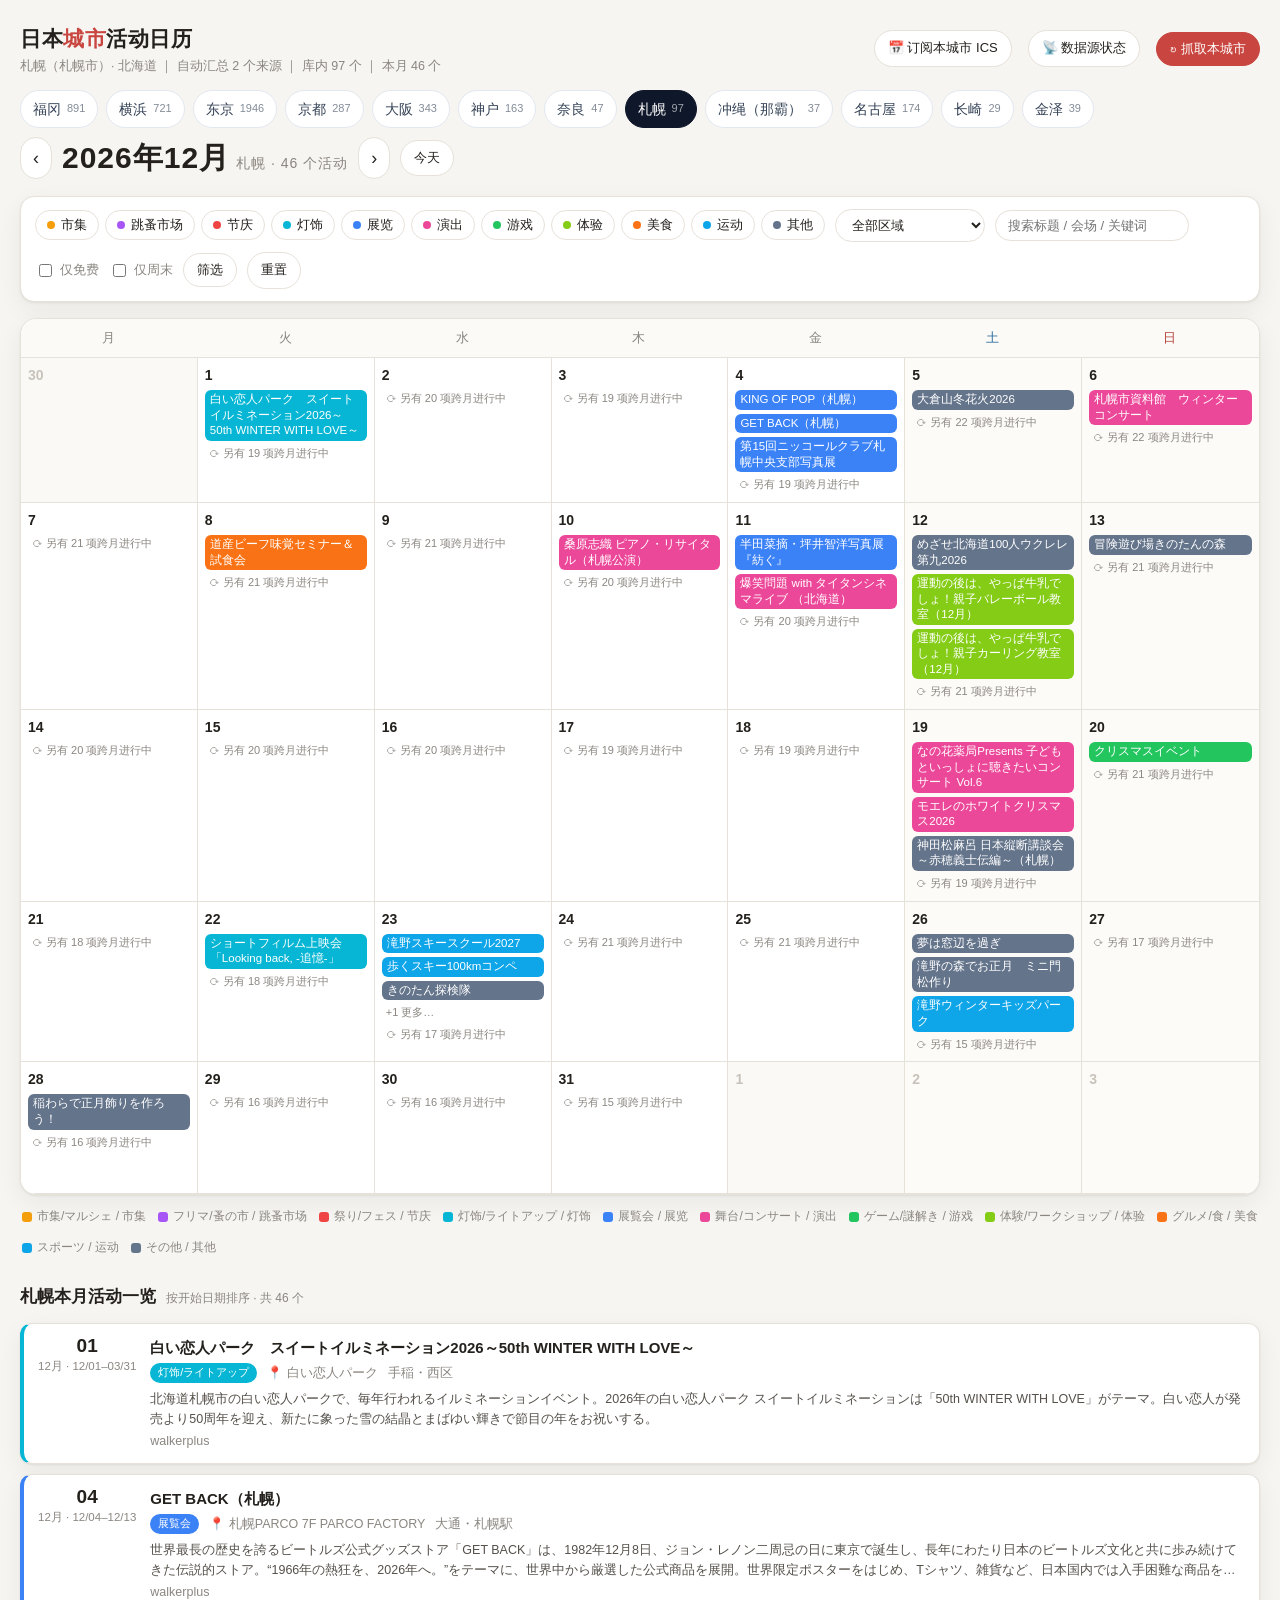
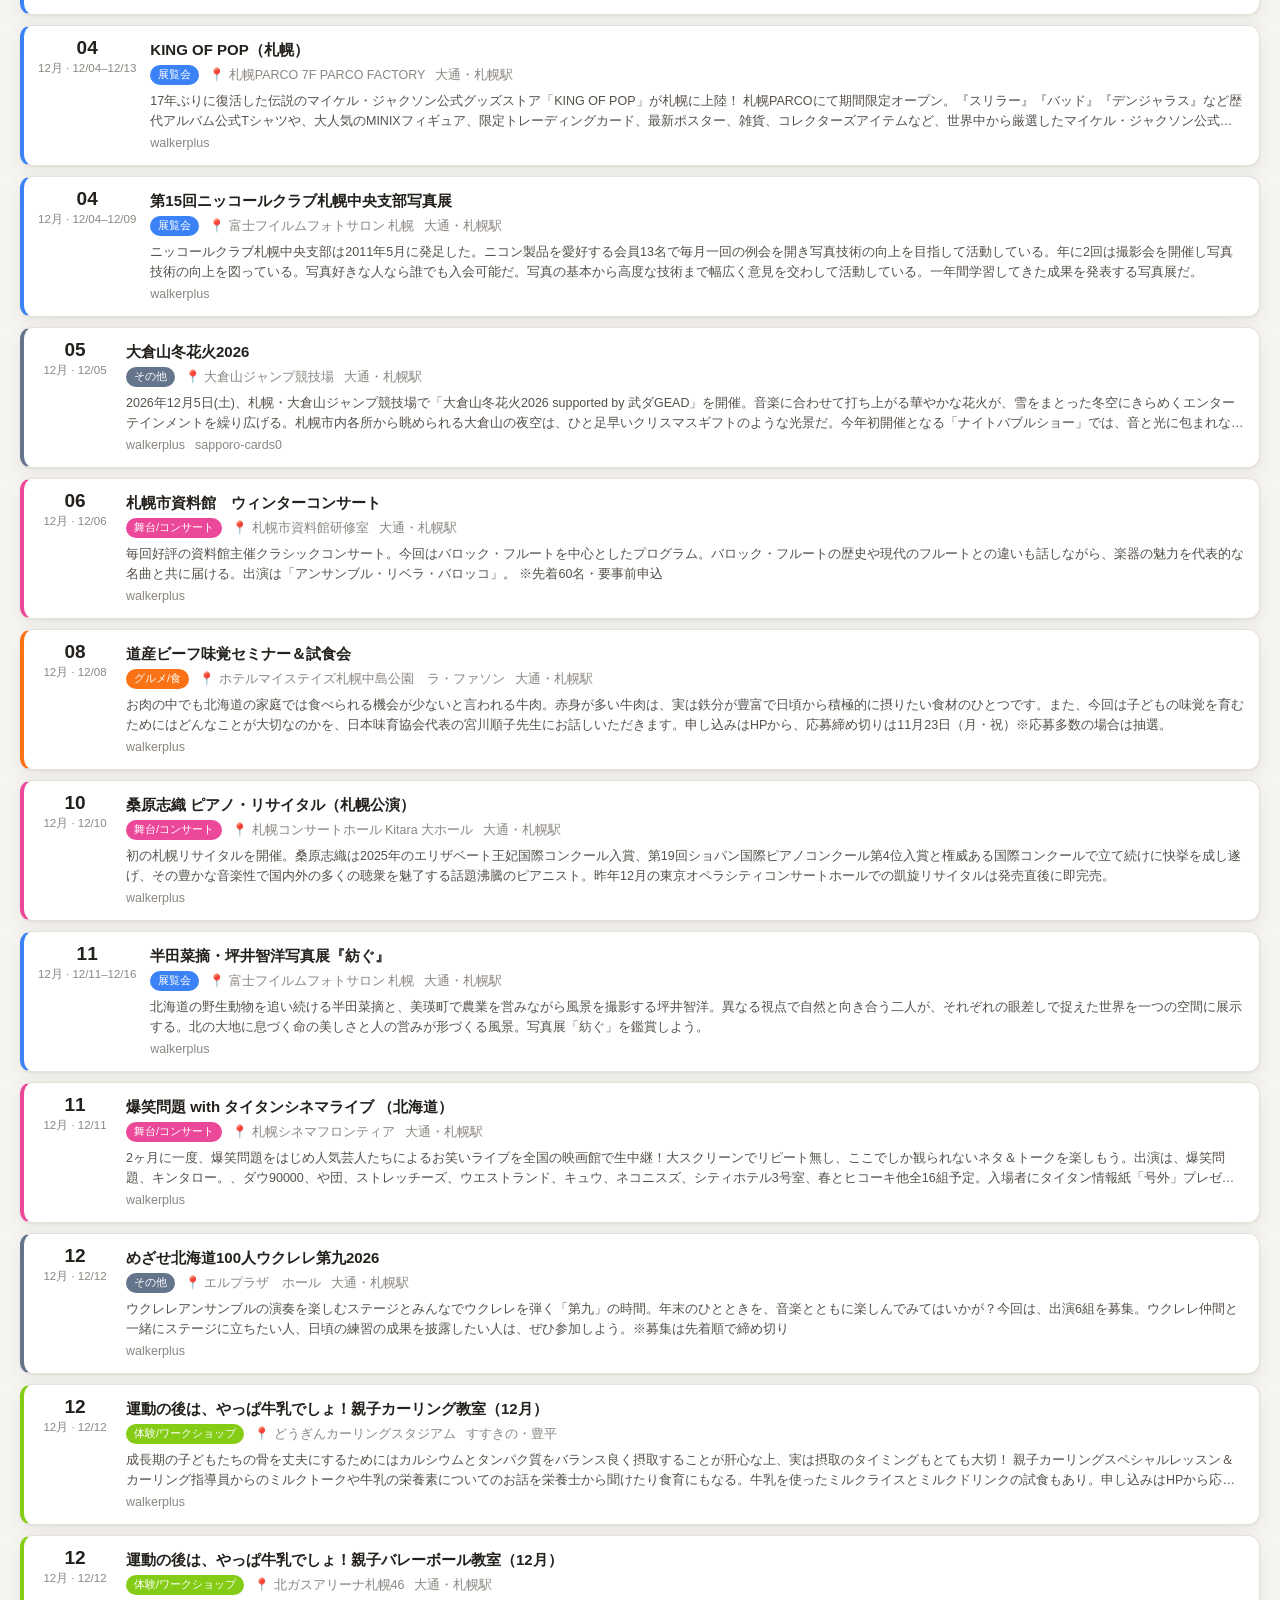
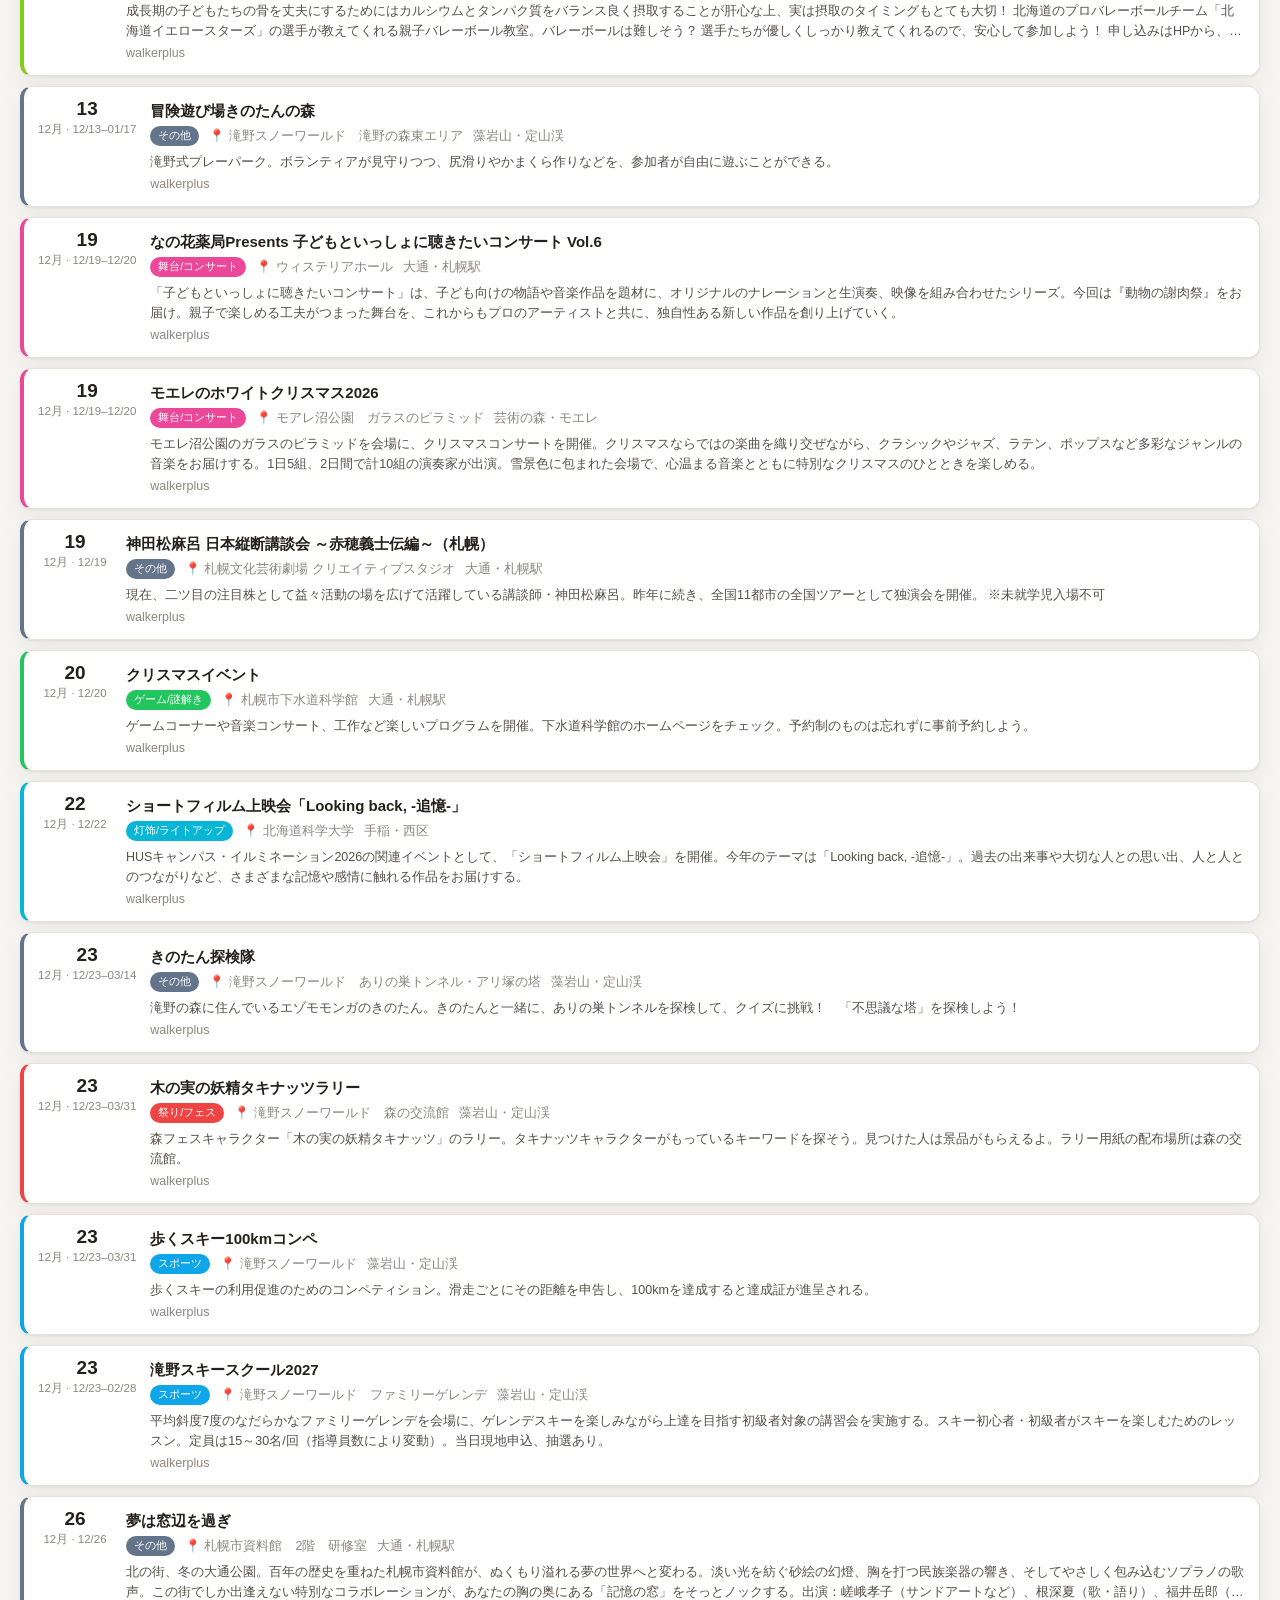
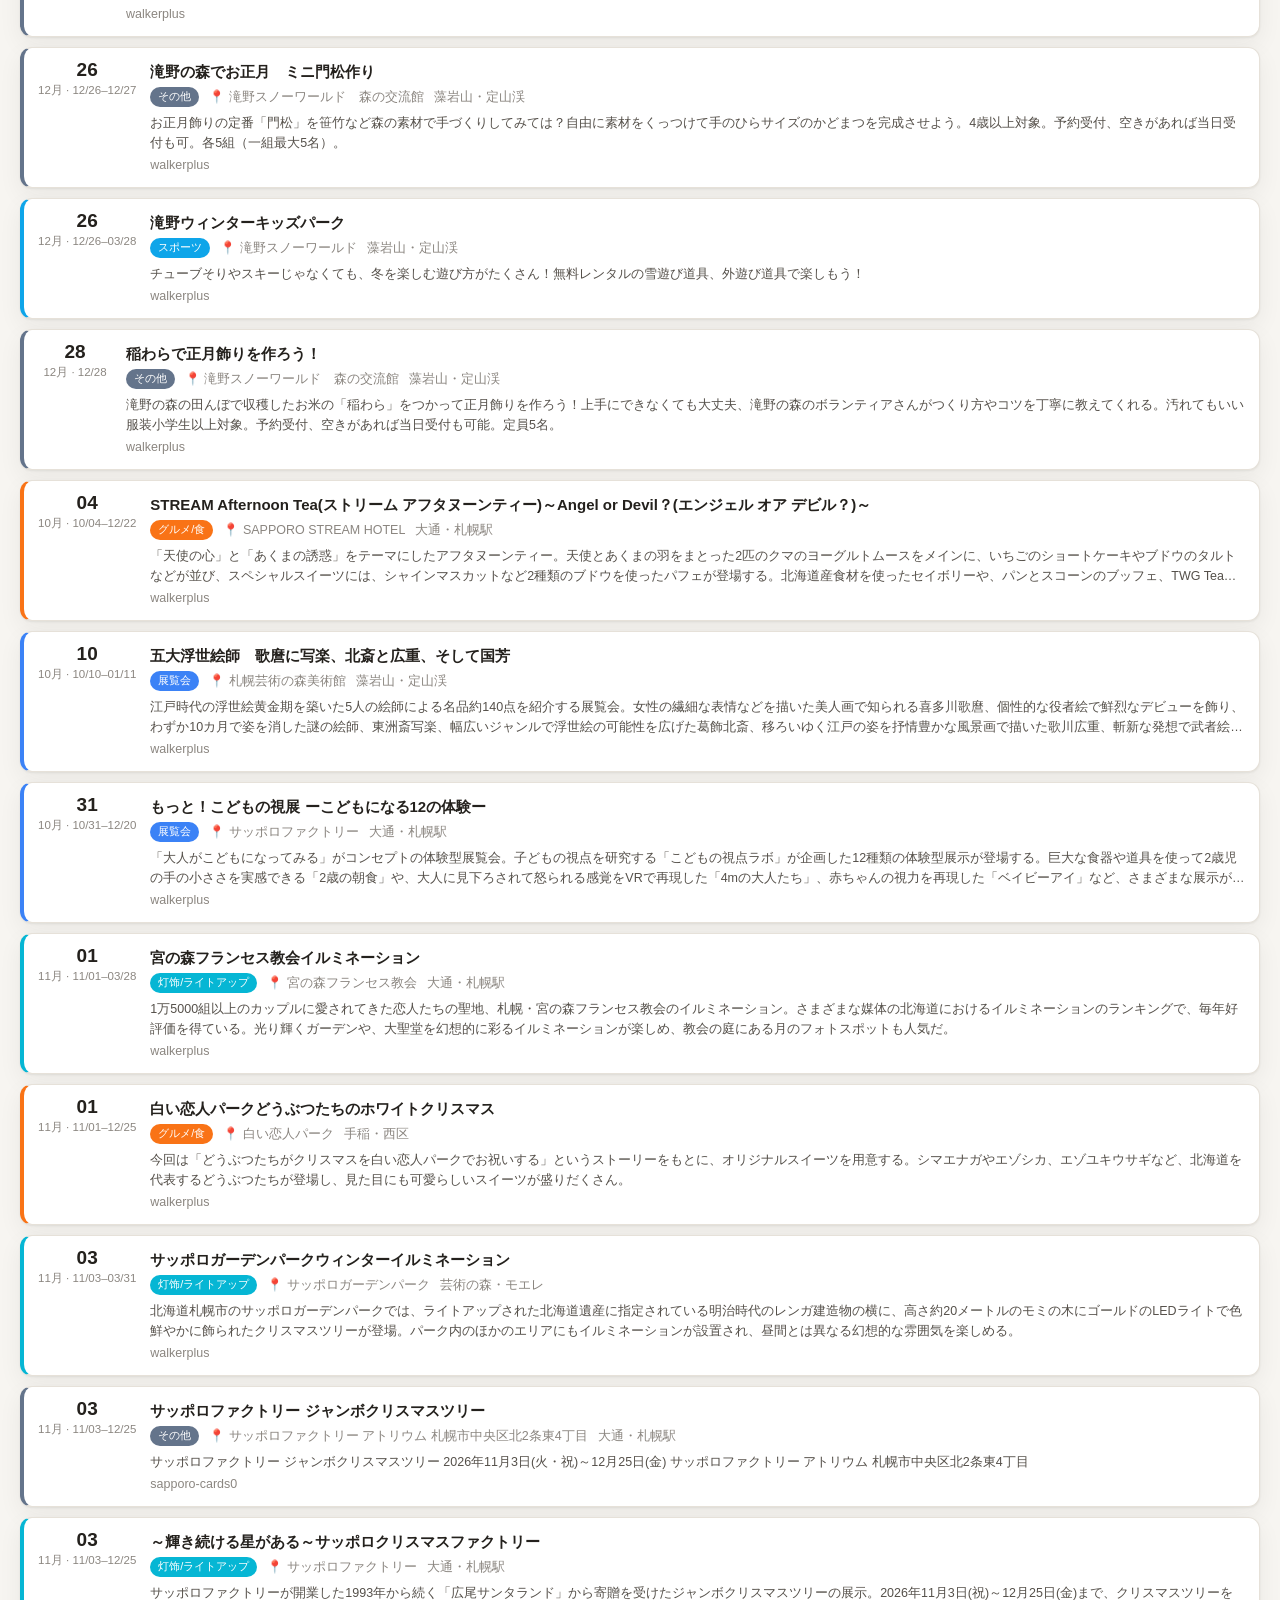
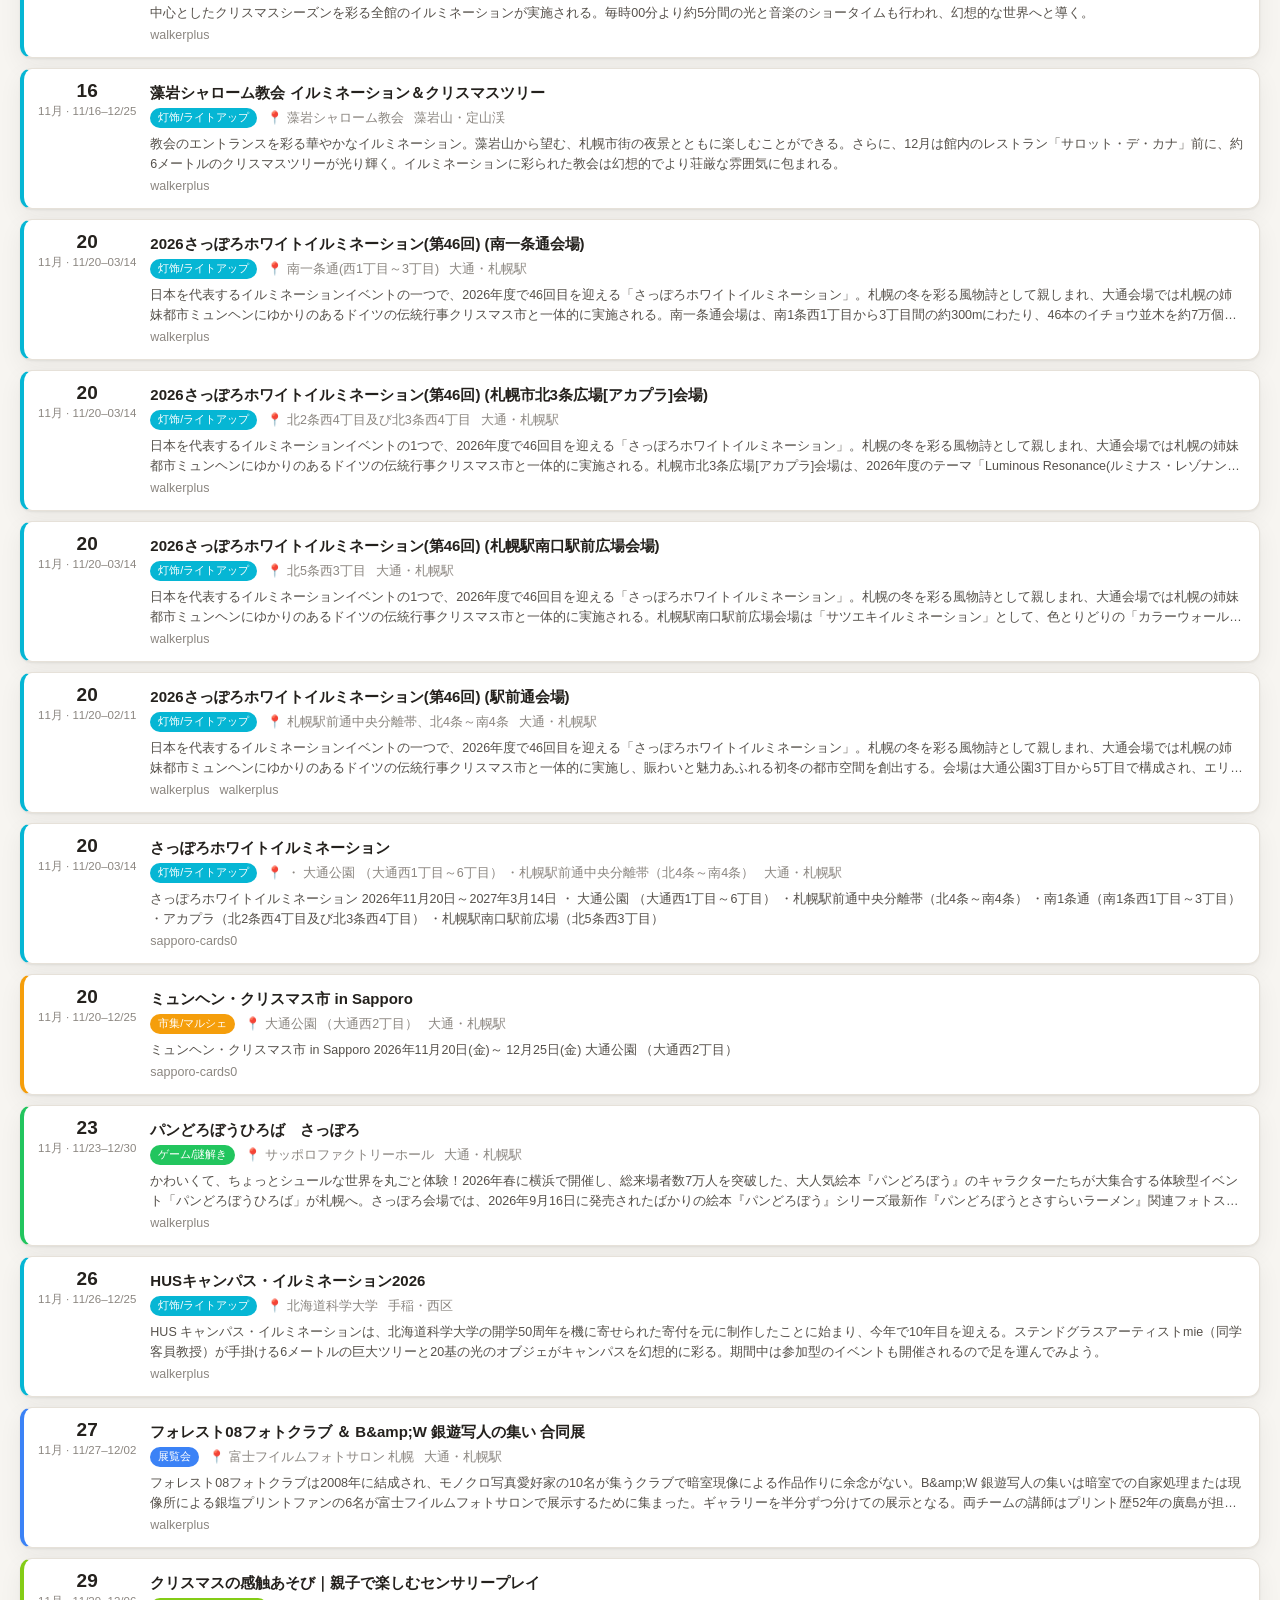
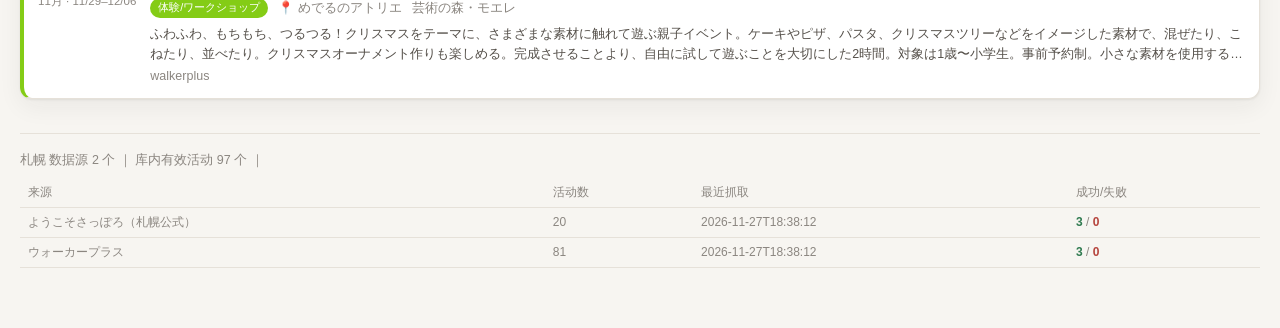
<file: docs/2026-12/sapporo.html>
<!DOCTYPE html>
<html lang="zh-CN">
<head>
<meta charset="utf-8">
<meta name="viewport" content="width=device-width, initial-scale=1">
<title>2026年12月 · 札幌活动日历 ｜ 日本热门城市</title>
<style>
:root {
  --bg: #f7f5f1;
  --card: #ffffff;
  --ink: #24211d;
  --sub: #8b8680;
  --line: #e6e1d9;
  --accent: #c9453f;
  --shadow: 0 1px 2px rgba(36, 33, 29, .08), 0 8px 24px rgba(36, 33, 29, .06);
}
* { box-sizing: border-box; }
body {
  margin: 0; background: var(--bg); color: var(--ink);
  font-family: -apple-system, BlinkMacSystemFont, "Hiragino Sans", "Noto Sans JP",
    "Microsoft YaHei", "Segoe UI", sans-serif;
  font-size: 14px; line-height: 1.6;
}
a { color: inherit; }
.wrap { max-width: 1280px; margin: 0 auto; padding: 22px 20px 60px; }

header.top { display: flex; align-items: center; gap: 16px; flex-wrap: wrap; margin-bottom: 14px; }
h1 { font-size: 21px; margin: 0; letter-spacing: .5px; }
h1 span { color: var(--accent); }
.meta { color: var(--sub); font-size: 12.5px; }
.spacer { flex: 1; }
.btn {
  border: 1px solid var(--line); background: var(--card); color: var(--ink);
  padding: 7px 13px; border-radius: 999px; font-size: 13px; cursor: pointer;
  text-decoration: none; display: inline-flex; align-items: center; gap: 6px;
}
.btn:hover { border-color: var(--accent); color: var(--accent); }
.btn.primary { background: var(--accent); border-color: var(--accent); color: #fff; }
.btn.primary:hover { filter: brightness(.94); color: #fff; }

.monthbar { display: flex; align-items: center; gap: 10px; margin: 6px 0 14px; }
.monthbar .title { font-size: 30px; font-weight: 700; letter-spacing: 1px; }
.monthbar .title small { font-size: 14px; font-weight: 400; color: var(--sub); margin-left: 6px; }
.arrow { font-size: 18px; padding: 6px 12px; }

form.filters {
  background: var(--card); border: 1px solid var(--line); border-radius: 14px;
  padding: 12px 14px; box-shadow: var(--shadow); margin-bottom: 16px;
  display: flex; flex-wrap: wrap; gap: 10px; align-items: center;
}
.chipset { display: flex; flex-wrap: wrap; gap: 6px; }
.chip {
  border: 1px solid var(--line); border-radius: 999px; padding: 4px 11px; font-size: 12.5px;
  cursor: pointer; user-select: none; background: #fff; display: inline-flex; align-items: center; gap: 6px;
}
.chip input { display: none; }
.chip.on { color: #fff; border-color: transparent; }
.chip .dot { width: 8px; height: 8px; border-radius: 50%; }
select, input[type=search] {
  border: 1px solid var(--line); border-radius: 999px; padding: 7px 12px; font-size: 13px;
  background: #fff; color: var(--ink); outline: none; font-family: inherit;
}
input[type=search] { min-width: 190px; }
label.check { display: inline-flex; gap: 5px; align-items: center; font-size: 13px; color: var(--sub); }

.calendar { background: var(--card); border: 1px solid var(--line); border-radius: 16px; box-shadow: var(--shadow);
  overflow-x: auto; overflow-y: hidden; -webkit-overflow-scrolling: touch; }
.weekhead { display: grid; grid-template-columns: repeat(7, minmax(0, 1fr)); background: #fbfaf7; border-bottom: 1px solid var(--line); }
.weekhead div { padding: 9px 0; text-align: center; font-size: 12.5px; color: var(--sub); letter-spacing: 2px; }
.weekhead div:nth-child(6) { color: #2f6f9f; }
.weekhead div:nth-child(7) { color: #b5433c; }
.grid { display: grid; grid-template-columns: repeat(7, minmax(0, 1fr)); }
.cell {
  min-height: 132px; border-right: 1px solid var(--line); border-bottom: 1px solid var(--line);
  padding: 6px 7px 8px; display: flex; flex-direction: column; gap: 4px; background: #fff;
}
.cell:nth-child(7n) { border-right: 0; }
.cell.out { background: #faf9f6; }
.cell.weekend { background: #fdfbf8; }
.cell.today { background: #fff6ee; box-shadow: inset 0 0 0 2px #f0c8a8; }
.dnum { font-size: 12px; color: var(--sub); display: flex; justify-content: space-between; align-items: center; }
.dnum b { font-size: 14px; color: var(--ink); font-weight: 600; }
.cell.out .dnum b { color: #c8c3ba; }
.cell.today .dnum b { color: var(--accent); }

.ev {
  border-radius: 6px; padding: 2px 5px; font-size: 11.5px; line-height: 1.35;
  color: #fff; text-decoration: none; display: block;
  overflow: hidden; text-overflow: ellipsis; display: -webkit-box;
  -webkit-line-clamp: 3; -webkit-box-orient: vertical;
}
.ev .t { opacity: .92; font-variant-numeric: tabular-nums; margin-right: 3px; }
.more { font-size: 11px; color: var(--sub); padding-left: 4px; }

.legend { display: flex; flex-wrap: wrap; gap: 12px; margin: 12px 2px 26px; font-size: 12px; color: var(--sub); }
.legend span { display: inline-flex; align-items: center; gap: 5px; }
.legend i { width: 10px; height: 10px; border-radius: 3px; display: inline-block; }

.section-title { display: flex; align-items: baseline; gap: 10px; margin: 8px 0 12px; }
.section-title h2 { font-size: 17px; margin: 0; }
.section-title .meta { font-size: 12px; }

.list { display: flex; flex-direction: column; gap: 10px; }
.item {
  background: var(--card); border: 1px solid var(--line); border-left: 4px solid #ccc;
  border-radius: 12px; padding: 12px 14px; display: flex; gap: 14px; box-shadow: var(--shadow);
}
.item .datecol { min-width: 74px; text-align: center; }
.item .datecol .d { font-size: 19px; font-weight: 700; line-height: 1.1; }
.item .datecol .m { font-size: 11.5px; color: var(--sub); }
.item .body { flex: 1; min-width: 0; }
.item .t { font-size: 15px; font-weight: 600; margin-bottom: 3px; }
.item .t a { text-decoration: none; }
.item .t a:hover { text-decoration: underline; }
.item .line { font-size: 12.5px; color: var(--sub); display: flex; flex-wrap: wrap; gap: 10px; margin-top: 2px; }
.item .desc { font-size: 12.5px; color: #55504a; margin-top: 6px; display: -webkit-box; -webkit-line-clamp: 2; -webkit-box-orient: vertical; overflow: hidden; }
.badge { font-size: 11px; padding: 1px 8px; border-radius: 999px; color: #fff; }

footer.stats { margin-top: 34px; border-top: 1px solid var(--line); padding-top: 16px; color: var(--sub); font-size: 12.5px; }
footer.stats table { width: 100%; border-collapse: collapse; margin-top: 8px; font-size: 12px; }
footer.stats th, footer.stats td { text-align: left; padding: 5px 8px; border-bottom: 1px solid var(--line); }
footer.stats th { color: var(--sub); font-weight: 500; }
.ok { color: #2f7a4f; font-weight: 600; }
.bad { color: #b5433c; font-weight: 600; }
@media (max-width: 760px) {
  .wrap { padding: 14px 12px 40px; }
  header.top { gap: 10px; }
  h1 { font-size: 18px; }
  .monthbar { flex-wrap: wrap; gap: 8px; }
  .monthbar .title { font-size: 20px; }
  .filters { padding: 10px; gap: 8px; }
  .btn { font-size: 12px; padding: 6px 10px; }
  .monthbar .btn.arrow { padding: 6px 10px; }
  input[type=search] { min-width: 0; flex: 1 1 100%; }
  /* 周历在手机上横向滑动查看，不再被裁掉右半部分 */
  .grid, .weekhead { min-width: 700px; }
  .cell { min-height: 96px; padding: 4px 5px; }
  .ev { font-size: 10.5px; -webkit-line-clamp: 2; word-break: break-word; }
  .more { font-size: 10px; }
  .legend { font-size: 11px; gap: 8px; }
  .item { padding: 10px 12px; gap: 10px; }
  .item .datecol { min-width: 46px; }
  .item .datecol .d { font-size: 16px; }
  .item .t { font-size: 14px; }
  footer.stats table { font-size: 11px; }
  .swipe-hint { display: block; }
}
.swipe-hint { display: none; font-size: 11.5px; color: var(--sub); margin: 8px 2px 0; }

/* ---- 城市切换标签 ---- */
.citytabs{display:flex;flex-wrap:wrap;gap:8px;margin:14px 0 6px}
.citytab{display:flex;align-items:center;gap:6px;padding:7px 12px;border:1px solid #e2e8f0;border-radius:999px;
  background:#fff;color:#334155;font-size:14px;text-decoration:none;transition:all .15s}
.citytab:hover{border-color:#94a3b8;transform:translateY(-1px)}
.citytab.on{background:#0f172a;color:#fff;border-color:#0f172a}
.citytab small{font-size:11px;opacity:.6}

.ev.ongoing{background:#f8fafc !important;color:#475569;font-size:11px}


/* ---- 手机端：日期议程视图（替代 7 列周历） ---- */
.magenda { display: none; }
@media (max-width: 760px) {
  .calendar, .swipe-hint { display: none; }
  .magenda { display: flex; flex-direction: column; gap: 10px; margin-bottom: 18px; }
  .mday { background: var(--card); border: 1px solid var(--line); border-radius: 12px; padding: 10px 12px; box-shadow: var(--shadow); }
  .mday.today { box-shadow: inset 0 0 0 2px #f0c8a8; }
  .mday-h { display: flex; align-items: baseline; gap: 6px; margin-bottom: 6px; color: var(--sub); font-size: 12px; }
  .mday-h b { font-size: 18px; color: var(--ink); font-weight: 700; }
  .mday-h .wd { font-size: 12px; }
  .mday-h em { font-style: normal; margin-left: auto; }
  .mday-h .today-tag { font-style: normal; background: var(--accent); color: #fff; font-size: 11px; padding: 1px 7px; border-radius: 999px; }
  .mday-body { display: flex; flex-direction: column; gap: 5px; }
  .mitem { display: grid; grid-template-columns: 8px 1fr; column-gap: 7px; align-items: start; text-decoration: none;
    border-radius: 8px; padding: 6px 8px; background: #faf9f6; }
  .mitem i { width: 8px; height: 8px; border-radius: 50%; margin-top: 4px; }
  .mitem .mt { font-size: 13px; line-height: 1.4; color: var(--ink); overflow-wrap: anywhere; }
  .mitem .mv { grid-column: 2; font-size: 11px; color: var(--sub); overflow-wrap: anywhere; }
}


/* ---- 手机端防横向溢出（兜底） ---- */
@media (max-width: 760px) {
  html, body { max-width: 100%; overflow-x: hidden; }
  .wrap { width: 100%; }
  header.top > div, header.top .meta, .monthbar, .filters, .citytabs, .mday, .mitem, .item, .item .body,
  .mday-h, .mitem .mt, .mitem .mv { min-width: 0; max-width: 100%; }
  .meta, .mday-h, .mitem .mv { white-space: normal; overflow-wrap: anywhere; word-break: break-word; }
  header.top > div { flex: 1 1 240px; }
  .citytab { max-width: 46vw; }
  .citytab span, .citytab { overflow-wrap: anywhere; }
}

</style>
<link rel="alternate" type="text/calendar" href="/calendar.ics?city=sapporo">
</head>
<body>
<div class="wrap">

<header class="top">
  <div>
    <h1>日本<span>城市</span>活动日历</h1>
    <div class="meta">札幌（札幌市）· 北海道 ｜ 自动汇总 2 个来源 ｜ 库内 97 个 ｜ 本月 46 个</div>
  </div>
  <div class="spacer"></div>
  <a class="btn" href="/calendar.ics?city=sapporo">📅 订阅本城市 ICS</a>
  <a class="btn" href="/sources?city=sapporo">📡 数据源状态</a>
  <button class="btn primary" id="refreshBtn" onclick="doRefresh()">↻ 抓取本城市</button>
</header>

<nav class="citytabs">
  
  <a class="citytab " href="/?city=fukuoka&month=2026-12">
    福冈<small>891</small>
  </a>
  
  <a class="citytab " href="/?city=yokohama&month=2026-12">
    横浜<small>721</small>
  </a>
  
  <a class="citytab " href="/?city=tokyo&month=2026-12">
    东京<small>1946</small>
  </a>
  
  <a class="citytab " href="/?city=kyoto&month=2026-12">
    京都<small>287</small>
  </a>
  
  <a class="citytab " href="/?city=osaka&month=2026-12">
    大阪<small>343</small>
  </a>
  
  <a class="citytab " href="/?city=kobe&month=2026-12">
    神户<small>163</small>
  </a>
  
  <a class="citytab " href="/?city=nara&month=2026-12">
    奈良<small>47</small>
  </a>
  
  <a class="citytab on" href="/?city=sapporo&month=2026-12">
    札幌<small>97</small>
  </a>
  
  <a class="citytab " href="/?city=okinawa&month=2026-12">
    冲绳（那霸）<small>37</small>
  </a>
  
  <a class="citytab " href="/?city=nagoya&month=2026-12">
    名古屋<small>174</small>
  </a>
  
  <a class="citytab " href="/?city=nagasaki&month=2026-12">
    长崎<small>29</small>
  </a>
  
  <a class="citytab " href="/?city=kanazawa&month=2026-12">
    金泽<small>39</small>
  </a>
  
</nav>

<div class="monthbar">
  <a class="btn arrow" href="/?city=sapporo&month=2026-11">‹</a>
  <div class="title">2026年12月<small>札幌 · 46 个活动</small></div>
  <a class="btn arrow" href="/?city=sapporo&month=2027-01">›</a>
  <a class="btn" href="/?city=sapporo&month=2026-11">今天</a>
  
</div>

<form class="filters" method="get" action="/">
  <input type="hidden" name="month" value="2026-12">
  <input type="hidden" name="city" value="sapporo">
  <div class="chipset">
    
    <label class="chip "
           >
      <input type="checkbox" name="cat" value="market" 
             onchange="this.form.submit()">
      <span class="dot" style="background:#f59e0b"></span>市集
    </label>
    
    <label class="chip "
           >
      <input type="checkbox" name="cat" value="flea" 
             onchange="this.form.submit()">
      <span class="dot" style="background:#a855f7"></span>跳蚤市场
    </label>
    
    <label class="chip "
           >
      <input type="checkbox" name="cat" value="festival" 
             onchange="this.form.submit()">
      <span class="dot" style="background:#ef4444"></span>节庆
    </label>
    
    <label class="chip "
           >
      <input type="checkbox" name="cat" value="illumination" 
             onchange="this.form.submit()">
      <span class="dot" style="background:#06b6d4"></span>灯饰
    </label>
    
    <label class="chip "
           >
      <input type="checkbox" name="cat" value="exhibition" 
             onchange="this.form.submit()">
      <span class="dot" style="background:#3b82f6"></span>展览
    </label>
    
    <label class="chip "
           >
      <input type="checkbox" name="cat" value="performance" 
             onchange="this.form.submit()">
      <span class="dot" style="background:#ec4899"></span>演出
    </label>
    
    <label class="chip "
           >
      <input type="checkbox" name="cat" value="game" 
             onchange="this.form.submit()">
      <span class="dot" style="background:#22c55e"></span>游戏
    </label>
    
    <label class="chip "
           >
      <input type="checkbox" name="cat" value="workshop" 
             onchange="this.form.submit()">
      <span class="dot" style="background:#84cc16"></span>体验
    </label>
    
    <label class="chip "
           >
      <input type="checkbox" name="cat" value="food" 
             onchange="this.form.submit()">
      <span class="dot" style="background:#f97316"></span>美食
    </label>
    
    <label class="chip "
           >
      <input type="checkbox" name="cat" value="sports" 
             onchange="this.form.submit()">
      <span class="dot" style="background:#0ea5e9"></span>运动
    </label>
    
    <label class="chip "
           >
      <input type="checkbox" name="cat" value="other" 
             onchange="this.form.submit()">
      <span class="dot" style="background:#64748b"></span>其他
    </label>
    
  </div>
  <select name="area" onchange="this.form.submit()">
    <option value="">全部区域</option>
    
    <option value="大通・札幌駅" >大通・札幌駅</option>
    
    <option value="すすきの・豊平" >すすきの・豊平</option>
    
    <option value="藻岩山・定山渓" >藻岩山・定山渓</option>
    
    <option value="芸術の森・モエレ" >芸術の森・モエレ</option>
    
    <option value="手稲・西区" >手稲・西区</option>
    
  </select>
  <input type="search" name="q" value="" placeholder="搜索标题 / 会场 / 关键词">
  <label class="check"><input type="checkbox" name="free" value="1" 
         onchange="this.form.submit()">仅免费</label>
  <label class="check"><input type="checkbox" name="weekend" value="1" 
         onchange="this.form.submit()">仅周末</label>
  <button class="btn" type="submit">筛选</button>
  <a class="btn" href="/?city=sapporo&month=2026-12">重置</a>
</form>

<div class="calendar">
  <div class="weekhead">
    <div>月</div><div>火</div><div>水</div><div>木</div><div>金</div><div>土</div><div>日</div>
  </div>
  <div class="grid">
    
    <div class="cell out  ">
      <div class="dnum"><b>30</b></div>
      
      
      
    </div>
    
    <div class="cell   ">
      <div class="dnum"><b>1</b></div>
      
      <a class="ev" href="https://www.shiroikoibitopark.jp/illumination/" target="_blank" rel="noopener"
         style="background:#06b6d4" title="白い恋人パーク　スイートイルミネーション2026～50th WINTER WITH LOVE～ ｜ 白い恋人パーク  ｜ 12/01–03/31">
        白い恋人パーク　スイートイルミネーション2026～50th WINTER WITH LOVE～
      </a>
      
      
      
      <span class="more">⟳ 另有 19 项跨月进行中</span>
      
    </div>
    
    <div class="cell   ">
      <div class="dnum"><b>2</b></div>
      
      
      
      <span class="more">⟳ 另有 20 项跨月进行中</span>
      
    </div>
    
    <div class="cell   ">
      <div class="dnum"><b>3</b></div>
      
      
      
      <span class="more">⟳ 另有 19 项跨月进行中</span>
      
    </div>
    
    <div class="cell   ">
      <div class="dnum"><b>4</b></div>
      
      <a class="ev" href="https://www.pgs.ne.jp/pages/king-of-pop" target="_blank" rel="noopener"
         style="background:#3b82f6" title="KING OF POP（札幌） ｜ 札幌PARCO 7F PARCO FACTORY ｜ 12/04–12/13">
        KING OF POP（札幌）
      </a>
      
      <a class="ev" href="https://getback.tv/pages/beatles-store" target="_blank" rel="noopener"
         style="background:#3b82f6" title="GET BACK（札幌） ｜ 札幌PARCO 7F PARCO FACTORY ｜ 12/04–12/13">
        GET BACK（札幌）
      </a>
      
      <a class="ev" href="https://www.fujifilm.co.jp/photosalon/sapporo/" target="_blank" rel="noopener"
         style="background:#3b82f6" title="第15回ニッコールクラブ札幌中央支部写真展 ｜ 富士フイルムフォトサロン 札幌 ｜ 12/04–12/09">
        第15回ニッコールクラブ札幌中央支部写真展
      </a>
      
      
      
      <span class="more">⟳ 另有 19 项跨月进行中</span>
      
    </div>
    
    <div class="cell  weekend ">
      <div class="dnum"><b>5</b></div>
      
      <a class="ev" href="https://www.sapporo.travel/event/event-list/okurayama_fuyuhanabi/" target="_blank" rel="noopener"
         style="background:#64748b" title="大倉山冬花火2026 ｜ 大倉山ジャンプ競技場 ｜ 12/05">
        大倉山冬花火2026
      </a>
      
      
      
      <span class="more">⟳ 另有 22 项跨月进行中</span>
      
    </div>
    
    <div class="cell  weekend ">
      <div class="dnum"><b>6</b></div>
      
      <a class="ev" href="https://www.s-shiryokan.jp/event/" target="_blank" rel="noopener"
         style="background:#ec4899" title="札幌市資料館　ウィンターコンサート ｜ 札幌市資料館研修室 ｜ 12/06">
        札幌市資料館　ウィンターコンサート
      </a>
      
      
      
      <span class="more">⟳ 另有 22 项跨月进行中</span>
      
    </div>
    
    <div class="cell   ">
      <div class="dnum"><b>7</b></div>
      
      
      
      <span class="more">⟳ 另有 21 项跨月进行中</span>
      
    </div>
    
    <div class="cell   ">
      <div class="dnum"><b>8</b></div>
      
      <a class="ev" href="https://emina.jp/forms/forms-116421/" target="_blank" rel="noopener"
         style="background:#f97316" title="道産ビーフ味覚セミナー＆試食会 ｜ ホテルマイステイズ札幌中島公園　ラ・ファソン ｜ 12/08">
        道産ビーフ味覚セミナー＆試食会
      </a>
      
      
      
      <span class="more">⟳ 另有 21 项跨月进行中</span>
      
    </div>
    
    <div class="cell   ">
      <div class="dnum"><b>9</b></div>
      
      
      
      <span class="more">⟳ 另有 21 项跨月进行中</span>
      
    </div>
    
    <div class="cell   ">
      <div class="dnum"><b>10</b></div>
      
      <a class="ev" href="https://kitara-sapporo.or.jp/event/event_detail.php?num=7197" target="_blank" rel="noopener"
         style="background:#ec4899" title="桑原志織 ピアノ・リサイタル（札幌公演） ｜ 札幌コンサートホール Kitara 大ホール ｜ 12/10">
        桑原志織 ピアノ・リサイタル（札幌公演）
      </a>
      
      
      
      <span class="more">⟳ 另有 20 项跨月进行中</span>
      
    </div>
    
    <div class="cell   ">
      <div class="dnum"><b>11</b></div>
      
      <a class="ev" href="https://www.fujifilm.co.jp/photosalon/sapporo/" target="_blank" rel="noopener"
         style="background:#3b82f6" title="半田菜摘・坪井智洋写真展『紡ぐ』 ｜ 富士フイルムフォトサロン 札幌 ｜ 12/11–12/16">
        半田菜摘・坪井智洋写真展『紡ぐ』
      </a>
      
      <a class="ev" href="https://www.titan-net.co.jp/" target="_blank" rel="noopener"
         style="background:#ec4899" title="爆笑問題 with タイタンシネマライブ （北海道） ｜ 札幌シネマフロンティア ｜ 12/11">
        爆笑問題 with タイタンシネマライブ （北海道）
      </a>
      
      
      
      <span class="more">⟳ 另有 20 项跨月进行中</span>
      
    </div>
    
    <div class="cell  weekend ">
      <div class="dnum"><b>12</b></div>
      
      <a class="ev" href="https://midoridesign.main.jp/100-uk/2026/10/29/09/59/20/587/" target="_blank" rel="noopener"
         style="background:#64748b" title="めざせ北海道100人ウクレレ第九2026 ｜ エルプラザ　ホール ｜ 12/12">
        めざせ北海道100人ウクレレ第九2026
      </a>
      
      <a class="ev" href="https://emina.jp/forms/forms-113238/" target="_blank" rel="noopener"
         style="background:#84cc16" title="運動の後は、やっぱ牛乳でしょ！親子バレーボール教室（12月） ｜ 北ガスアリーナ札幌46 ｜ 12/12">
        運動の後は、やっぱ牛乳でしょ！親子バレーボール教室（12月）
      </a>
      
      <a class="ev" href="https://emina.jp/forms/forms-113238/" target="_blank" rel="noopener"
         style="background:#84cc16" title="運動の後は、やっぱ牛乳でしょ！親子カーリング教室（12月） ｜ どうぎんカーリングスタジアム ｜ 12/12">
        運動の後は、やっぱ牛乳でしょ！親子カーリング教室（12月）
      </a>
      
      
      
      <span class="more">⟳ 另有 21 项跨月进行中</span>
      
    </div>
    
    <div class="cell  weekend ">
      <div class="dnum"><b>13</b></div>
      
      <a class="ev" href="https://www.takinopark.com/" target="_blank" rel="noopener"
         style="background:#64748b" title="冒険遊び場きのたんの森 ｜ 滝野スノーワールド　滝野の森東エリア ｜ 12/13–01/17">
        冒険遊び場きのたんの森
      </a>
      
      
      
      <span class="more">⟳ 另有 21 项跨月进行中</span>
      
    </div>
    
    <div class="cell   ">
      <div class="dnum"><b>14</b></div>
      
      
      
      <span class="more">⟳ 另有 20 项跨月进行中</span>
      
    </div>
    
    <div class="cell   ">
      <div class="dnum"><b>15</b></div>
      
      
      
      <span class="more">⟳ 另有 20 项跨月进行中</span>
      
    </div>
    
    <div class="cell   ">
      <div class="dnum"><b>16</b></div>
      
      
      
      <span class="more">⟳ 另有 20 项跨月进行中</span>
      
    </div>
    
    <div class="cell   ">
      <div class="dnum"><b>17</b></div>
      
      
      
      <span class="more">⟳ 另有 19 项跨月进行中</span>
      
    </div>
    
    <div class="cell   ">
      <div class="dnum"><b>18</b></div>
      
      
      
      <span class="more">⟳ 另有 19 项跨月进行中</span>
      
    </div>
    
    <div class="cell  weekend ">
      <div class="dnum"><b>19</b></div>
      
      <a class="ev" href="https://www.msnw-wishall.jp/event/202610109243/" target="_blank" rel="noopener"
         style="background:#ec4899" title="なの花薬局Presents 子どもといっしょに聴きたいコンサート Vol.6 ｜ ウィステリアホール ｜ 12/19–12/20">
        なの花薬局Presents 子どもといっしょに聴きたいコンサート Vol.6
      </a>
      
      <a class="ev" href="https://moerenumapark.jp/xmas_2026/" target="_blank" rel="noopener"
         style="background:#ec4899" title="モエレのホワイトクリスマス2026 ｜ モアレ沼公園　ガラスのピラミッド ｜ 12/19–12/20">
        モエレのホワイトクリスマス2026
      </a>
      
      <a class="ev" href="https://www.stv.jp/radio/event/matsumaro_tour/index.html" target="_blank" rel="noopener"
         style="background:#64748b" title="神田松麻呂 日本縦断講談会 ～赤穂義士伝編～（札幌） ｜ 札幌文化芸術劇場 クリエイティブスタジオ ｜ 12/19">
        神田松麻呂 日本縦断講談会 ～赤穂義士伝編～（札幌）
      </a>
      
      
      
      <span class="more">⟳ 另有 19 项跨月进行中</span>
      
    </div>
    
    <div class="cell  weekend ">
      <div class="dnum"><b>20</b></div>
      
      <a class="ev" href="https://sapporo-src.com/kagakukan/index.html" target="_blank" rel="noopener"
         style="background:#22c55e" title="クリスマスイベント ｜ 札幌市下水道科学館 ｜ 12/20">
        クリスマスイベント
      </a>
      
      
      
      <span class="more">⟳ 另有 21 项跨月进行中</span>
      
    </div>
    
    <div class="cell   ">
      <div class="dnum"><b>21</b></div>
      
      
      
      <span class="more">⟳ 另有 18 项跨月进行中</span>
      
    </div>
    
    <div class="cell   ">
      <div class="dnum"><b>22</b></div>
      
      <a class="ev" href="https://www.hus.ac.jp/news/detail/7491b05a3f3a98999ab84ceebf8539666bdd6049-21764/" target="_blank" rel="noopener"
         style="background:#06b6d4" title="ショートフィルム上映会「Looking back, -追憶-」 ｜ 北海道科学大学 ｜ 12/22">
        ショートフィルム上映会「Looking back, -追憶-」
      </a>
      
      
      
      <span class="more">⟳ 另有 18 项跨月进行中</span>
      
    </div>
    
    <div class="cell   ">
      <div class="dnum"><b>23</b></div>
      
      <a class="ev" href="https://www.takinopark.com/" target="_blank" rel="noopener"
         style="background:#0ea5e9" title="滝野スキースクール2027 ｜ 滝野スノーワールド　ファミリーゲレンデ ｜ 12/23–02/28">
        滝野スキースクール2027
      </a>
      
      <a class="ev" href="https://www.takinopark.com/" target="_blank" rel="noopener"
         style="background:#0ea5e9" title="歩くスキー100kmコンペ ｜ 滝野スノーワールド ｜ 12/23–03/31">
        歩くスキー100kmコンペ
      </a>
      
      <a class="ev" href="https://www.takinopark.com/" target="_blank" rel="noopener"
         style="background:#64748b" title="きのたん探検隊 ｜ 滝野スノーワールド　ありの巣トンネル・アリ塚の塔 ｜ 12/23–03/14">
        きのたん探検隊
      </a>
      
      <span class="more">+1 更多…</span>
      
      <span class="more">⟳ 另有 17 项跨月进行中</span>
      
    </div>
    
    <div class="cell   ">
      <div class="dnum"><b>24</b></div>
      
      
      
      <span class="more">⟳ 另有 21 项跨月进行中</span>
      
    </div>
    
    <div class="cell   ">
      <div class="dnum"><b>25</b></div>
      
      
      
      <span class="more">⟳ 另有 21 项跨月进行中</span>
      
    </div>
    
    <div class="cell  weekend ">
      <div class="dnum"><b>26</b></div>
      
      <a class="ev" href="https://sagaharuhiko.com/archives/2894" target="_blank" rel="noopener"
         style="background:#64748b" title="夢は窓辺を過ぎ ｜ 札幌市資料館　2階　研修室 ｜ 12/26">
        夢は窓辺を過ぎ
      </a>
      
      <a class="ev" href="https://www.takinopark.com/" target="_blank" rel="noopener"
         style="background:#64748b" title="滝野の森でお正月　ミニ門松作り ｜ 滝野スノーワールド　森の交流館 ｜ 12/26–12/27">
        滝野の森でお正月　ミニ門松作り
      </a>
      
      <a class="ev" href="https://www.takinopark.com/" target="_blank" rel="noopener"
         style="background:#0ea5e9" title="滝野ウィンターキッズパーク ｜ 滝野スノーワールド ｜ 12/26–03/28">
        滝野ウィンターキッズパーク
      </a>
      
      
      
      <span class="more">⟳ 另有 15 项跨月进行中</span>
      
    </div>
    
    <div class="cell  weekend ">
      <div class="dnum"><b>27</b></div>
      
      
      
      <span class="more">⟳ 另有 17 项跨月进行中</span>
      
    </div>
    
    <div class="cell   ">
      <div class="dnum"><b>28</b></div>
      
      <a class="ev" href="https://www.takinopark.com/" target="_blank" rel="noopener"
         style="background:#64748b" title="稲わらで正月飾りを作ろう！ ｜ 滝野スノーワールド　森の交流館 ｜ 12/28">
        稲わらで正月飾りを作ろう！
      </a>
      
      
      
      <span class="more">⟳ 另有 16 项跨月进行中</span>
      
    </div>
    
    <div class="cell   ">
      <div class="dnum"><b>29</b></div>
      
      
      
      <span class="more">⟳ 另有 16 项跨月进行中</span>
      
    </div>
    
    <div class="cell   ">
      <div class="dnum"><b>30</b></div>
      
      
      
      <span class="more">⟳ 另有 16 项跨月进行中</span>
      
    </div>
    
    <div class="cell   ">
      <div class="dnum"><b>31</b></div>
      
      
      
      <span class="more">⟳ 另有 15 项跨月进行中</span>
      
    </div>
    
    <div class="cell out  ">
      <div class="dnum"><b>1</b></div>
      
      
      
    </div>
    
    <div class="cell out weekend ">
      <div class="dnum"><b>2</b></div>
      
      
      
    </div>
    
    <div class="cell out weekend ">
      <div class="dnum"><b>3</b></div>
      
      
      
    </div>
    
  </div>
</div>
<p class="swipe-hint">← 左右滑动可查看整周 7 天 →</p>

<div class="magenda">
  
  <div class="mday">
    <div class="mday-h">
      <b>1</b>
      <span class="wd">二</span>
      <em>1 项</em>
      
    </div>
    <div class="mday-body">
      
      <a class="mitem" href="https://www.shiroikoibitopark.jp/illumination/" target="_blank" rel="noopener">
        <i style="background:#06b6d4"></i>
        <span class="mt">白い恋人パーク　スイートイルミネーション2026～50th WINTER WITH LOVE～</span>
        <span class="mv">白い恋人パーク </span>
      </a>
      
      
    </div>
  </div>
  
  <div class="mday">
    <div class="mday-h">
      <b>4</b>
      <span class="wd">五</span>
      <em>3 项</em>
      
    </div>
    <div class="mday-body">
      
      <a class="mitem" href="https://www.pgs.ne.jp/pages/king-of-pop" target="_blank" rel="noopener">
        <i style="background:#3b82f6"></i>
        <span class="mt">KING OF POP（札幌）</span>
        <span class="mv">札幌PARCO 7F PARCO FACTORY</span>
      </a>
      
      <a class="mitem" href="https://getback.tv/pages/beatles-store" target="_blank" rel="noopener">
        <i style="background:#3b82f6"></i>
        <span class="mt">GET BACK（札幌）</span>
        <span class="mv">札幌PARCO 7F PARCO FACTORY</span>
      </a>
      
      <a class="mitem" href="https://www.fujifilm.co.jp/photosalon/sapporo/" target="_blank" rel="noopener">
        <i style="background:#3b82f6"></i>
        <span class="mt">第15回ニッコールクラブ札幌中央支部写真展</span>
        <span class="mv">富士フイルムフォトサロン 札幌</span>
      </a>
      
      
    </div>
  </div>
  
  <div class="mday">
    <div class="mday-h">
      <b>5</b>
      <span class="wd">六</span>
      <em>1 项</em>
      
    </div>
    <div class="mday-body">
      
      <a class="mitem" href="https://www.sapporo.travel/event/event-list/okurayama_fuyuhanabi/" target="_blank" rel="noopener">
        <i style="background:#64748b"></i>
        <span class="mt">大倉山冬花火2026</span>
        <span class="mv">大倉山ジャンプ競技場</span>
      </a>
      
      
    </div>
  </div>
  
  <div class="mday">
    <div class="mday-h">
      <b>6</b>
      <span class="wd">日</span>
      <em>1 项</em>
      
    </div>
    <div class="mday-body">
      
      <a class="mitem" href="https://www.s-shiryokan.jp/event/" target="_blank" rel="noopener">
        <i style="background:#ec4899"></i>
        <span class="mt">札幌市資料館　ウィンターコンサート</span>
        <span class="mv">札幌市資料館研修室</span>
      </a>
      
      
    </div>
  </div>
  
  <div class="mday">
    <div class="mday-h">
      <b>8</b>
      <span class="wd">二</span>
      <em>1 项</em>
      
    </div>
    <div class="mday-body">
      
      <a class="mitem" href="https://emina.jp/forms/forms-116421/" target="_blank" rel="noopener">
        <i style="background:#f97316"></i>
        <span class="mt">道産ビーフ味覚セミナー＆試食会</span>
        <span class="mv">ホテルマイステイズ札幌中島公園　ラ・ファソン</span>
      </a>
      
      
    </div>
  </div>
  
  <div class="mday">
    <div class="mday-h">
      <b>10</b>
      <span class="wd">四</span>
      <em>1 项</em>
      
    </div>
    <div class="mday-body">
      
      <a class="mitem" href="https://kitara-sapporo.or.jp/event/event_detail.php?num=7197" target="_blank" rel="noopener">
        <i style="background:#ec4899"></i>
        <span class="mt">桑原志織 ピアノ・リサイタル（札幌公演）</span>
        <span class="mv">札幌コンサートホール Kitara 大ホール</span>
      </a>
      
      
    </div>
  </div>
  
  <div class="mday">
    <div class="mday-h">
      <b>11</b>
      <span class="wd">五</span>
      <em>2 项</em>
      
    </div>
    <div class="mday-body">
      
      <a class="mitem" href="https://www.fujifilm.co.jp/photosalon/sapporo/" target="_blank" rel="noopener">
        <i style="background:#3b82f6"></i>
        <span class="mt">半田菜摘・坪井智洋写真展『紡ぐ』</span>
        <span class="mv">富士フイルムフォトサロン 札幌</span>
      </a>
      
      <a class="mitem" href="https://www.titan-net.co.jp/" target="_blank" rel="noopener">
        <i style="background:#ec4899"></i>
        <span class="mt">爆笑問題 with タイタンシネマライブ （北海道）</span>
        <span class="mv">札幌シネマフロンティア</span>
      </a>
      
      
    </div>
  </div>
  
  <div class="mday">
    <div class="mday-h">
      <b>12</b>
      <span class="wd">六</span>
      <em>3 项</em>
      
    </div>
    <div class="mday-body">
      
      <a class="mitem" href="https://midoridesign.main.jp/100-uk/2026/10/29/09/59/20/587/" target="_blank" rel="noopener">
        <i style="background:#64748b"></i>
        <span class="mt">めざせ北海道100人ウクレレ第九2026</span>
        <span class="mv">エルプラザ　ホール</span>
      </a>
      
      <a class="mitem" href="https://emina.jp/forms/forms-113238/" target="_blank" rel="noopener">
        <i style="background:#84cc16"></i>
        <span class="mt">運動の後は、やっぱ牛乳でしょ！親子バレーボール教室（12月）</span>
        <span class="mv">北ガスアリーナ札幌46</span>
      </a>
      
      <a class="mitem" href="https://emina.jp/forms/forms-113238/" target="_blank" rel="noopener">
        <i style="background:#84cc16"></i>
        <span class="mt">運動の後は、やっぱ牛乳でしょ！親子カーリング教室（12月）</span>
        <span class="mv">どうぎんカーリングスタジアム</span>
      </a>
      
      
    </div>
  </div>
  
  <div class="mday">
    <div class="mday-h">
      <b>13</b>
      <span class="wd">日</span>
      <em>1 项</em>
      
    </div>
    <div class="mday-body">
      
      <a class="mitem" href="https://www.takinopark.com/" target="_blank" rel="noopener">
        <i style="background:#64748b"></i>
        <span class="mt">冒険遊び場きのたんの森</span>
        <span class="mv">滝野スノーワールド　滝野の森東エリア</span>
      </a>
      
      
    </div>
  </div>
  
  <div class="mday">
    <div class="mday-h">
      <b>19</b>
      <span class="wd">六</span>
      <em>3 项</em>
      
    </div>
    <div class="mday-body">
      
      <a class="mitem" href="https://www.msnw-wishall.jp/event/202610109243/" target="_blank" rel="noopener">
        <i style="background:#ec4899"></i>
        <span class="mt">なの花薬局Presents 子どもといっしょに聴きたいコンサート Vol.6</span>
        <span class="mv">ウィステリアホール</span>
      </a>
      
      <a class="mitem" href="https://moerenumapark.jp/xmas_2026/" target="_blank" rel="noopener">
        <i style="background:#ec4899"></i>
        <span class="mt">モエレのホワイトクリスマス2026</span>
        <span class="mv">モアレ沼公園　ガラスのピラミッド</span>
      </a>
      
      <a class="mitem" href="https://www.stv.jp/radio/event/matsumaro_tour/index.html" target="_blank" rel="noopener">
        <i style="background:#64748b"></i>
        <span class="mt">神田松麻呂 日本縦断講談会 ～赤穂義士伝編～（札幌）</span>
        <span class="mv">札幌文化芸術劇場 クリエイティブスタジオ</span>
      </a>
      
      
    </div>
  </div>
  
  <div class="mday">
    <div class="mday-h">
      <b>20</b>
      <span class="wd">日</span>
      <em>1 项</em>
      
    </div>
    <div class="mday-body">
      
      <a class="mitem" href="https://sapporo-src.com/kagakukan/index.html" target="_blank" rel="noopener">
        <i style="background:#22c55e"></i>
        <span class="mt">クリスマスイベント</span>
        <span class="mv">札幌市下水道科学館</span>
      </a>
      
      
    </div>
  </div>
  
  <div class="mday">
    <div class="mday-h">
      <b>22</b>
      <span class="wd">二</span>
      <em>1 项</em>
      
    </div>
    <div class="mday-body">
      
      <a class="mitem" href="https://www.hus.ac.jp/news/detail/7491b05a3f3a98999ab84ceebf8539666bdd6049-21764/" target="_blank" rel="noopener">
        <i style="background:#06b6d4"></i>
        <span class="mt">ショートフィルム上映会「Looking back, -追憶-」</span>
        <span class="mv">北海道科学大学</span>
      </a>
      
      
    </div>
  </div>
  
  <div class="mday">
    <div class="mday-h">
      <b>23</b>
      <span class="wd">三</span>
      <em>4 项</em>
      
    </div>
    <div class="mday-body">
      
      <a class="mitem" href="https://www.takinopark.com/" target="_blank" rel="noopener">
        <i style="background:#0ea5e9"></i>
        <span class="mt">滝野スキースクール2027</span>
        <span class="mv">滝野スノーワールド　ファミリーゲレンデ</span>
      </a>
      
      <a class="mitem" href="https://www.takinopark.com/" target="_blank" rel="noopener">
        <i style="background:#0ea5e9"></i>
        <span class="mt">歩くスキー100kmコンペ</span>
        <span class="mv">滝野スノーワールド</span>
      </a>
      
      <a class="mitem" href="https://www.takinopark.com/" target="_blank" rel="noopener">
        <i style="background:#64748b"></i>
        <span class="mt">きのたん探検隊</span>
        <span class="mv">滝野スノーワールド　ありの巣トンネル・アリ塚の塔</span>
      </a>
      
      <a class="mitem" href="https://www.takinopark.com/" target="_blank" rel="noopener">
        <i style="background:#ef4444"></i>
        <span class="mt">木の実の妖精タキナッツラリー</span>
        <span class="mv">滝野スノーワールド　森の交流館</span>
      </a>
      
      
    </div>
  </div>
  
  <div class="mday">
    <div class="mday-h">
      <b>26</b>
      <span class="wd">六</span>
      <em>3 项</em>
      
    </div>
    <div class="mday-body">
      
      <a class="mitem" href="https://sagaharuhiko.com/archives/2894" target="_blank" rel="noopener">
        <i style="background:#64748b"></i>
        <span class="mt">夢は窓辺を過ぎ</span>
        <span class="mv">札幌市資料館　2階　研修室</span>
      </a>
      
      <a class="mitem" href="https://www.takinopark.com/" target="_blank" rel="noopener">
        <i style="background:#64748b"></i>
        <span class="mt">滝野の森でお正月　ミニ門松作り</span>
        <span class="mv">滝野スノーワールド　森の交流館</span>
      </a>
      
      <a class="mitem" href="https://www.takinopark.com/" target="_blank" rel="noopener">
        <i style="background:#0ea5e9"></i>
        <span class="mt">滝野ウィンターキッズパーク</span>
        <span class="mv">滝野スノーワールド</span>
      </a>
      
      
    </div>
  </div>
  
  <div class="mday">
    <div class="mday-h">
      <b>28</b>
      <span class="wd">一</span>
      <em>1 项</em>
      
    </div>
    <div class="mday-body">
      
      <a class="mitem" href="https://www.takinopark.com/" target="_blank" rel="noopener">
        <i style="background:#64748b"></i>
        <span class="mt">稲わらで正月飾りを作ろう！</span>
        <span class="mv">滝野スノーワールド　森の交流館</span>
      </a>
      
      
    </div>
  </div>
  
</div>

<div class="legend">
  
  <span><i style="background:#f59e0b"></i>市集/マルシェ / 市集</span>
  
  <span><i style="background:#a855f7"></i>フリマ/蚤の市 / 跳蚤市场</span>
  
  <span><i style="background:#ef4444"></i>祭り/フェス / 节庆</span>
  
  <span><i style="background:#06b6d4"></i>灯饰/ライトアップ / 灯饰</span>
  
  <span><i style="background:#3b82f6"></i>展覧会 / 展览</span>
  
  <span><i style="background:#ec4899"></i>舞台/コンサート / 演出</span>
  
  <span><i style="background:#22c55e"></i>ゲーム/謎解き / 游戏</span>
  
  <span><i style="background:#84cc16"></i>体験/ワークショップ / 体验</span>
  
  <span><i style="background:#f97316"></i>グルメ/食 / 美食</span>
  
  <span><i style="background:#0ea5e9"></i>スポーツ / 运动</span>
  
  <span><i style="background:#64748b"></i>その他 / 其他</span>
  
</div>

<div class="section-title">
  <h2>札幌本月活动一览</h2>
  <span class="meta">按开始日期排序 · 共 46 个</span>
</div>

<div class="list">
  
  <div class="item" style="border-left-color:#06b6d4">
    <div class="datecol">
      <div class="d">01</div>
      <div class="m">12月 · 12/01–03/31</div>
    </div>
    <div class="body">
      <div class="t"><a href="https://www.shiroikoibitopark.jp/illumination/" target="_blank" rel="noopener">白い恋人パーク　スイートイルミネーション2026～50th WINTER WITH LOVE～</a></div>
      <div class="line">
        <span class="badge" style="background:#06b6d4">灯饰/ライトアップ</span>
        <span>📍 白い恋人パーク </span>
        <span>手稲・西区</span>
        
        
      </div>
      <div class="desc">北海道札幌市の白い恋人パークで、毎年行われるイルミネーションイベント。2026年の白い恋人パーク スイートイルミネーションは「50th WINTER WITH LOVE」がテーマ。白い恋人が発売より50周年を迎え、新たに象った雪の結晶とまばゆい輝きで節目の年をお祝いする。</div>
      <div class="line">
        <span>walkerplus</span>
      </div>
    </div>
  </div>
  
  <div class="item" style="border-left-color:#3b82f6">
    <div class="datecol">
      <div class="d">04</div>
      <div class="m">12月 · 12/04–12/13</div>
    </div>
    <div class="body">
      <div class="t"><a href="https://getback.tv/pages/beatles-store" target="_blank" rel="noopener">GET BACK（札幌）</a></div>
      <div class="line">
        <span class="badge" style="background:#3b82f6">展覧会</span>
        <span>📍 札幌PARCO 7F PARCO FACTORY</span>
        <span>大通・札幌駅</span>
        
        
      </div>
      <div class="desc">世界最長の歴史を誇るビートルズ公式グッズストア「GET BACK」は、1982年12月8日、ジョン・レノン二周忌の日に東京で誕生し、長年にわたり日本のビートルズ文化と共に歩み続けてきた伝説的ストア。“1966年の熱狂を、2026年へ。”をテーマに、世界中から厳選した公式商品を展開。世界限定ポスターをはじめ、Tシャツ、雑貨など、日本国内では入手困難な商品を多数販売する。</div>
      <div class="line">
        <span>walkerplus</span>
      </div>
    </div>
  </div>
  
  <div class="item" style="border-left-color:#3b82f6">
    <div class="datecol">
      <div class="d">04</div>
      <div class="m">12月 · 12/04–12/13</div>
    </div>
    <div class="body">
      <div class="t"><a href="https://www.pgs.ne.jp/pages/king-of-pop" target="_blank" rel="noopener">KING OF POP（札幌）</a></div>
      <div class="line">
        <span class="badge" style="background:#3b82f6">展覧会</span>
        <span>📍 札幌PARCO 7F PARCO FACTORY</span>
        <span>大通・札幌駅</span>
        
        
      </div>
      <div class="desc">17年ぶりに復活した伝説のマイケル・ジャクソン公式グッズストア「KING OF POP」が札幌に上陸！ 札幌PARCOにて期間限定オープン。『スリラー』『バッド』『デンジャラス』など歴代アルバム公式Tシャツや、大人気のMINIXフィギュア、限定トレーディングカード、最新ポスター、雑貨、コレクターズアイテムなど、世界中から厳選したマイケル・ジャクソン公式ライセンス商品を多数展開する。</div>
      <div class="line">
        <span>walkerplus</span>
      </div>
    </div>
  </div>
  
  <div class="item" style="border-left-color:#3b82f6">
    <div class="datecol">
      <div class="d">04</div>
      <div class="m">12月 · 12/04–12/09</div>
    </div>
    <div class="body">
      <div class="t"><a href="https://www.fujifilm.co.jp/photosalon/sapporo/" target="_blank" rel="noopener">第15回ニッコールクラブ札幌中央支部写真展</a></div>
      <div class="line">
        <span class="badge" style="background:#3b82f6">展覧会</span>
        <span>📍 富士フイルムフォトサロン 札幌</span>
        <span>大通・札幌駅</span>
        
        
      </div>
      <div class="desc">ニッコールクラブ札幌中央支部は2011年5月に発足した。ニコン製品を愛好する会員13名で毎月一回の例会を開き写真技術の向上を目指して活動している。年に2回は撮影会を開催し写真技術の向上を図っている。写真好きな人なら誰でも入会可能だ。写真の基本から高度な技術まで幅広く意見を交わして活動している。一年間学習してきた成果を発表する写真展だ。</div>
      <div class="line">
        <span>walkerplus</span>
      </div>
    </div>
  </div>
  
  <div class="item" style="border-left-color:#64748b">
    <div class="datecol">
      <div class="d">05</div>
      <div class="m">12月 · 12/05</div>
    </div>
    <div class="body">
      <div class="t"><a href="https://www.sapporo.travel/event/event-list/okurayama_fuyuhanabi/" target="_blank" rel="noopener">大倉山冬花火2026</a></div>
      <div class="line">
        <span class="badge" style="background:#64748b">その他</span>
        <span>📍 大倉山ジャンプ競技場</span>
        <span>大通・札幌駅</span>
        
        
      </div>
      <div class="desc">2026年12月5日(土)、札幌・大倉山ジャンプ競技場で「大倉山冬花火2026 supported by 武ダGEAD」を開催。音楽に合わせて打ち上がる華やかな花火が、雪をまとった冬空にきらめくエンターテインメントを繰り広げる。札幌市内各所から眺められる大倉山の夜空は、ひと足早いクリスマスギフトのような光景だ。今年初開催となる「ナイトバブルショー」では、音と光に包まれながら無数のシャボン玉が夜空を舞い、幻想的なひとときを演出する。さらに、花火観覧者限定で札幌オリンピックミュージアムを無料開放。開催中の「昭和100年記念企画展」を鑑賞できるほか、キッチンカーによる温かいグルメも楽しめる。また、山</div>
      <div class="line">
        <span>walkerplus</span><span>sapporo-cards0</span>
      </div>
    </div>
  </div>
  
  <div class="item" style="border-left-color:#ec4899">
    <div class="datecol">
      <div class="d">06</div>
      <div class="m">12月 · 12/06</div>
    </div>
    <div class="body">
      <div class="t"><a href="https://www.s-shiryokan.jp/event/" target="_blank" rel="noopener">札幌市資料館　ウィンターコンサート</a></div>
      <div class="line">
        <span class="badge" style="background:#ec4899">舞台/コンサート</span>
        <span>📍 札幌市資料館研修室</span>
        <span>大通・札幌駅</span>
        
        
      </div>
      <div class="desc">毎回好評の資料館主催クラシックコンサート。今回はバロック・フルートを中心としたプログラム。バロック・フルートの歴史や現代のフルートとの違いも話しながら、楽器の魅力を代表的な名曲と共に届ける。出演は「アンサンブル・リベラ・バロッコ」。 ※先着60名・要事前申込</div>
      <div class="line">
        <span>walkerplus</span>
      </div>
    </div>
  </div>
  
  <div class="item" style="border-left-color:#f97316">
    <div class="datecol">
      <div class="d">08</div>
      <div class="m">12月 · 12/08</div>
    </div>
    <div class="body">
      <div class="t"><a href="https://emina.jp/forms/forms-116421/" target="_blank" rel="noopener">道産ビーフ味覚セミナー＆試食会</a></div>
      <div class="line">
        <span class="badge" style="background:#f97316">グルメ/食</span>
        <span>📍 ホテルマイステイズ札幌中島公園　ラ・ファソン</span>
        <span>大通・札幌駅</span>
        
        
      </div>
      <div class="desc">お肉の中でも北海道の家庭では食べられる機会が少ないと言われる牛肉。赤身が多い牛肉は、実は鉄分が豊富で日頃から積極的に摂りたい食材のひとつです。また、今回は子どもの味覚を育むためにはどんなことが大切なのかを、日本味育協会代表の宮川順子先生にお話しいただきます。申し込みはHPから、応募締め切りは11月23日（月・祝）※応募多数の場合は抽選。</div>
      <div class="line">
        <span>walkerplus</span>
      </div>
    </div>
  </div>
  
  <div class="item" style="border-left-color:#ec4899">
    <div class="datecol">
      <div class="d">10</div>
      <div class="m">12月 · 12/10</div>
    </div>
    <div class="body">
      <div class="t"><a href="https://kitara-sapporo.or.jp/event/event_detail.php?num=7197" target="_blank" rel="noopener">桑原志織 ピアノ・リサイタル（札幌公演）</a></div>
      <div class="line">
        <span class="badge" style="background:#ec4899">舞台/コンサート</span>
        <span>📍 札幌コンサートホール Kitara 大ホール</span>
        <span>大通・札幌駅</span>
        
        
      </div>
      <div class="desc">初の札幌リサイタルを開催。桑原志織は2025年のエリザベート王妃国際コンクール入賞、第19回ショパン国際ピアノコンクール第4位入賞と権威ある国際コンクールで立て続けに快挙を成し遂げ、その豊かな音楽性で国内外の多くの聴衆を魅了する話題沸騰のピアニスト。昨年12月の東京オペラシティコンサートホールでの凱旋リサイタルは発売直後に即完売。</div>
      <div class="line">
        <span>walkerplus</span>
      </div>
    </div>
  </div>
  
  <div class="item" style="border-left-color:#3b82f6">
    <div class="datecol">
      <div class="d">11</div>
      <div class="m">12月 · 12/11–12/16</div>
    </div>
    <div class="body">
      <div class="t"><a href="https://www.fujifilm.co.jp/photosalon/sapporo/" target="_blank" rel="noopener">半田菜摘・坪井智洋写真展『紡ぐ』</a></div>
      <div class="line">
        <span class="badge" style="background:#3b82f6">展覧会</span>
        <span>📍 富士フイルムフォトサロン 札幌</span>
        <span>大通・札幌駅</span>
        
        
      </div>
      <div class="desc">北海道の野生動物を追い続ける半田菜摘と、美瑛町で農業を営みながら風景を撮影する坪井智洋。異なる視点で自然と向き合う二人が、それぞれの眼差しで捉えた世界を一つの空間に展示する。北の大地に息づく命の美しさと人の営みが形づくる風景。写真展「紡ぐ」を鑑賞しよう。</div>
      <div class="line">
        <span>walkerplus</span>
      </div>
    </div>
  </div>
  
  <div class="item" style="border-left-color:#ec4899">
    <div class="datecol">
      <div class="d">11</div>
      <div class="m">12月 · 12/11</div>
    </div>
    <div class="body">
      <div class="t"><a href="https://www.titan-net.co.jp/" target="_blank" rel="noopener">爆笑問題 with タイタンシネマライブ （北海道）</a></div>
      <div class="line">
        <span class="badge" style="background:#ec4899">舞台/コンサート</span>
        <span>📍 札幌シネマフロンティア</span>
        <span>大通・札幌駅</span>
        
        
      </div>
      <div class="desc">2ヶ月に一度、爆笑問題をはじめ人気芸人たちによるお笑いライブを全国の映画館で生中継！大スクリーンでリピート無し、ここでしか観られないネタ＆トークを楽しもう。出演は、爆笑問題、キンタロー。、ダウ90000、や団、ストレッチーズ、ウエストランド、キュウ、ネコニスズ、シティホテル3号室、春とヒコーキ他全16組予定。入場者にタイタン情報紙「号外」プレゼント。金曜夜、映画館でポップコーン片手に大爆笑しよう！</div>
      <div class="line">
        <span>walkerplus</span>
      </div>
    </div>
  </div>
  
  <div class="item" style="border-left-color:#64748b">
    <div class="datecol">
      <div class="d">12</div>
      <div class="m">12月 · 12/12</div>
    </div>
    <div class="body">
      <div class="t"><a href="https://midoridesign.main.jp/100-uk/2026/10/29/09/59/20/587/" target="_blank" rel="noopener">めざせ北海道100人ウクレレ第九2026</a></div>
      <div class="line">
        <span class="badge" style="background:#64748b">その他</span>
        <span>📍 エルプラザ　ホール</span>
        <span>大通・札幌駅</span>
        
        
      </div>
      <div class="desc">ウクレレアンサンブルの演奏を楽しむステージとみんなでウクレレを弾く「第九」の時間。年末のひとときを、音楽とともに楽しんでみてはいかが？今回は、出演6組を募集。ウクレレ仲間と一緒にステージに立ちたい人、日頃の練習の成果を披露したい人は、ぜひ参加しよう。※募集は先着順で締め切り</div>
      <div class="line">
        <span>walkerplus</span>
      </div>
    </div>
  </div>
  
  <div class="item" style="border-left-color:#84cc16">
    <div class="datecol">
      <div class="d">12</div>
      <div class="m">12月 · 12/12</div>
    </div>
    <div class="body">
      <div class="t"><a href="https://emina.jp/forms/forms-113238/" target="_blank" rel="noopener">運動の後は、やっぱ牛乳でしょ！親子カーリング教室（12月）</a></div>
      <div class="line">
        <span class="badge" style="background:#84cc16">体験/ワークショップ</span>
        <span>📍 どうぎんカーリングスタジアム</span>
        <span>すすきの・豊平</span>
        
        
      </div>
      <div class="desc">成長期の子どもたちの骨を丈夫にするためにはカルシウムとタンパク質をバランス良く摂取することが肝心な上、実は摂取のタイミングもとても大切！ 親子カーリングスペシャルレッスン＆カーリング指導員からのミルクトークや牛乳の栄養素についてのお話を栄養士から聞けたり食育にもなる。牛乳を使ったミルクライスとミルクドリンクの試食もあり。申し込みはHPから応募締切11/23まで。応募多数の場合は抽選。</div>
      <div class="line">
        <span>walkerplus</span>
      </div>
    </div>
  </div>
  
  <div class="item" style="border-left-color:#84cc16">
    <div class="datecol">
      <div class="d">12</div>
      <div class="m">12月 · 12/12</div>
    </div>
    <div class="body">
      <div class="t"><a href="https://emina.jp/forms/forms-113238/" target="_blank" rel="noopener">運動の後は、やっぱ牛乳でしょ！親子バレーボール教室（12月）</a></div>
      <div class="line">
        <span class="badge" style="background:#84cc16">体験/ワークショップ</span>
        <span>📍 北ガスアリーナ札幌46</span>
        <span>大通・札幌駅</span>
        
        
      </div>
      <div class="desc">成長期の子どもたちの骨を丈夫にするためにはカルシウムとタンパク質をバランス良く摂取することが肝心な上、実は摂取のタイミングもとても大切！ 北海道のプロバレーボールチーム「北海道イエロースターズ」の選手が教えてくれる親子バレーボール教室。バレーボールは難しそう？ 選手たちが優しくしっかり教えてくれるので、安心して参加しよう！ 申し込みはHPから、応募締切11/23まで。</div>
      <div class="line">
        <span>walkerplus</span>
      </div>
    </div>
  </div>
  
  <div class="item" style="border-left-color:#64748b">
    <div class="datecol">
      <div class="d">13</div>
      <div class="m">12月 · 12/13–01/17</div>
    </div>
    <div class="body">
      <div class="t"><a href="https://www.takinopark.com/" target="_blank" rel="noopener">冒険遊び場きのたんの森</a></div>
      <div class="line">
        <span class="badge" style="background:#64748b">その他</span>
        <span>📍 滝野スノーワールド　滝野の森東エリア</span>
        <span>藻岩山・定山渓</span>
        
        
      </div>
      <div class="desc">滝野式プレーパーク。ボランティアが見守りつつ、尻滑りやかまくら作りなどを、参加者が自由に遊ぶことができる。</div>
      <div class="line">
        <span>walkerplus</span>
      </div>
    </div>
  </div>
  
  <div class="item" style="border-left-color:#ec4899">
    <div class="datecol">
      <div class="d">19</div>
      <div class="m">12月 · 12/19–12/20</div>
    </div>
    <div class="body">
      <div class="t"><a href="https://www.msnw-wishall.jp/event/202610109243/" target="_blank" rel="noopener">なの花薬局Presents 子どもといっしょに聴きたいコンサート Vol.6</a></div>
      <div class="line">
        <span class="badge" style="background:#ec4899">舞台/コンサート</span>
        <span>📍 ウィステリアホール</span>
        <span>大通・札幌駅</span>
        
        
      </div>
      <div class="desc">「子どもといっしょに聴きたいコンサート」は、子ども向けの物語や音楽作品を題材に、オリジナルのナレーションと生演奏、映像を組み合わせたシリーズ。今回は『動物の謝肉祭』をお届け。親子で楽しめる工夫がつまった舞台を、これからもプロのアーティストと共に、独自性ある新しい作品を創り上げていく。</div>
      <div class="line">
        <span>walkerplus</span>
      </div>
    </div>
  </div>
  
  <div class="item" style="border-left-color:#ec4899">
    <div class="datecol">
      <div class="d">19</div>
      <div class="m">12月 · 12/19–12/20</div>
    </div>
    <div class="body">
      <div class="t"><a href="https://moerenumapark.jp/xmas_2026/" target="_blank" rel="noopener">モエレのホワイトクリスマス2026</a></div>
      <div class="line">
        <span class="badge" style="background:#ec4899">舞台/コンサート</span>
        <span>📍 モアレ沼公園　ガラスのピラミッド</span>
        <span>芸術の森・モエレ</span>
        
        
      </div>
      <div class="desc">モエレ沼公園のガラスのピラミッドを会場に、クリスマスコンサートを開催。クリスマスならではの楽曲を織り交ぜながら、クラシックやジャズ、ラテン、ポップスなど多彩なジャンルの音楽をお届けする。1日5組、2日間で計10組の演奏家が出演。雪景色に包まれた会場で、心温まる音楽とともに特別なクリスマスのひとときを楽しめる。</div>
      <div class="line">
        <span>walkerplus</span>
      </div>
    </div>
  </div>
  
  <div class="item" style="border-left-color:#64748b">
    <div class="datecol">
      <div class="d">19</div>
      <div class="m">12月 · 12/19</div>
    </div>
    <div class="body">
      <div class="t"><a href="https://www.stv.jp/radio/event/matsumaro_tour/index.html" target="_blank" rel="noopener">神田松麻呂 日本縦断講談会 ～赤穂義士伝編～（札幌）</a></div>
      <div class="line">
        <span class="badge" style="background:#64748b">その他</span>
        <span>📍 札幌文化芸術劇場 クリエイティブスタジオ</span>
        <span>大通・札幌駅</span>
        
        
      </div>
      <div class="desc">現在、二ツ目の注目株として益々活動の場を広げて活躍している講談師・神田松麻呂。昨年に続き、全国11都市の全国ツアーとして独演会を開催。 ※未就学児入場不可</div>
      <div class="line">
        <span>walkerplus</span>
      </div>
    </div>
  </div>
  
  <div class="item" style="border-left-color:#22c55e">
    <div class="datecol">
      <div class="d">20</div>
      <div class="m">12月 · 12/20</div>
    </div>
    <div class="body">
      <div class="t"><a href="https://sapporo-src.com/kagakukan/index.html" target="_blank" rel="noopener">クリスマスイベント</a></div>
      <div class="line">
        <span class="badge" style="background:#22c55e">ゲーム/謎解き</span>
        <span>📍 札幌市下水道科学館</span>
        <span>大通・札幌駅</span>
        
        
      </div>
      <div class="desc">ゲームコーナーや音楽コンサート、工作など楽しいプログラムを開催。下水道科学館のホームページをチェック。予約制のものは忘れずに事前予約しよう。</div>
      <div class="line">
        <span>walkerplus</span>
      </div>
    </div>
  </div>
  
  <div class="item" style="border-left-color:#06b6d4">
    <div class="datecol">
      <div class="d">22</div>
      <div class="m">12月 · 12/22</div>
    </div>
    <div class="body">
      <div class="t"><a href="https://www.hus.ac.jp/news/detail/7491b05a3f3a98999ab84ceebf8539666bdd6049-21764/" target="_blank" rel="noopener">ショートフィルム上映会「Looking back, -追憶-」</a></div>
      <div class="line">
        <span class="badge" style="background:#06b6d4">灯饰/ライトアップ</span>
        <span>📍 北海道科学大学</span>
        <span>手稲・西区</span>
        
        
      </div>
      <div class="desc">HUSキャンパス・イルミネーション2026の関連イベントとして、「ショートフィルム上映会」を開催。今年のテーマは「Looking back, -追憶-」。過去の出来事や大切な人との思い出、人と人とのつながりなど、さまざまな記憶や感情に触れる作品をお届けする。</div>
      <div class="line">
        <span>walkerplus</span>
      </div>
    </div>
  </div>
  
  <div class="item" style="border-left-color:#64748b">
    <div class="datecol">
      <div class="d">23</div>
      <div class="m">12月 · 12/23–03/14</div>
    </div>
    <div class="body">
      <div class="t"><a href="https://www.takinopark.com/" target="_blank" rel="noopener">きのたん探検隊</a></div>
      <div class="line">
        <span class="badge" style="background:#64748b">その他</span>
        <span>📍 滝野スノーワールド　ありの巣トンネル・アリ塚の塔</span>
        <span>藻岩山・定山渓</span>
        
        
      </div>
      <div class="desc">滝野の森に住んでいるエゾモモンガのきのたん。きのたんと一緒に、ありの巣トンネルを探検して、クイズに挑戦！　「不思議な塔」を探検しよう！</div>
      <div class="line">
        <span>walkerplus</span>
      </div>
    </div>
  </div>
  
  <div class="item" style="border-left-color:#ef4444">
    <div class="datecol">
      <div class="d">23</div>
      <div class="m">12月 · 12/23–03/31</div>
    </div>
    <div class="body">
      <div class="t"><a href="https://www.takinopark.com/" target="_blank" rel="noopener">木の実の妖精タキナッツラリー</a></div>
      <div class="line">
        <span class="badge" style="background:#ef4444">祭り/フェス</span>
        <span>📍 滝野スノーワールド　森の交流館</span>
        <span>藻岩山・定山渓</span>
        
        
      </div>
      <div class="desc">森フェスキャラクター「木の実の妖精タキナッツ」のラリー。タキナッツキャラクターがもっているキーワードを探そう。見つけた人は景品がもらえるよ。ラリー用紙の配布場所は森の交流館。</div>
      <div class="line">
        <span>walkerplus</span>
      </div>
    </div>
  </div>
  
  <div class="item" style="border-left-color:#0ea5e9">
    <div class="datecol">
      <div class="d">23</div>
      <div class="m">12月 · 12/23–03/31</div>
    </div>
    <div class="body">
      <div class="t"><a href="https://www.takinopark.com/" target="_blank" rel="noopener">歩くスキー100kmコンペ</a></div>
      <div class="line">
        <span class="badge" style="background:#0ea5e9">スポーツ</span>
        <span>📍 滝野スノーワールド</span>
        <span>藻岩山・定山渓</span>
        
        
      </div>
      <div class="desc">歩くスキーの利用促進のためのコンペティション。滑走ごとにその距離を申告し、100kmを達成すると達成証が進呈される。</div>
      <div class="line">
        <span>walkerplus</span>
      </div>
    </div>
  </div>
  
  <div class="item" style="border-left-color:#0ea5e9">
    <div class="datecol">
      <div class="d">23</div>
      <div class="m">12月 · 12/23–02/28</div>
    </div>
    <div class="body">
      <div class="t"><a href="https://www.takinopark.com/" target="_blank" rel="noopener">滝野スキースクール2027</a></div>
      <div class="line">
        <span class="badge" style="background:#0ea5e9">スポーツ</span>
        <span>📍 滝野スノーワールド　ファミリーゲレンデ</span>
        <span>藻岩山・定山渓</span>
        
        
      </div>
      <div class="desc">平均斜度7度のなだらかなファミリーゲレンデを会場に、ゲレンデスキーを楽しみながら上達を目指す初級者対象の講習会を実施する。スキー初心者・初級者がスキーを楽しむためのレッスン。定員は15～30名/回（指導員数により変動）。当日現地申込、抽選あり。</div>
      <div class="line">
        <span>walkerplus</span>
      </div>
    </div>
  </div>
  
  <div class="item" style="border-left-color:#64748b">
    <div class="datecol">
      <div class="d">26</div>
      <div class="m">12月 · 12/26</div>
    </div>
    <div class="body">
      <div class="t"><a href="https://sagaharuhiko.com/archives/2894" target="_blank" rel="noopener">夢は窓辺を過ぎ</a></div>
      <div class="line">
        <span class="badge" style="background:#64748b">その他</span>
        <span>📍 札幌市資料館　2階　研修室</span>
        <span>大通・札幌駅</span>
        
        
      </div>
      <div class="desc">北の街、冬の大通公園。百年の歴史を重ねた札幌市資料館が、ぬくもり溢れる夢の世界へと変わる。淡い光を紡ぐ砂絵の幻燈、胸を打つ民族楽器の響き、そしてやさしく包み込むソプラノの歌声。この街でしか出逢えない特別なコラボレーションが、あなたの胸の奥にある「記憶の窓」をそっとノックする。出演：嵯峨孝子（サンドアートなど）、根深夏（歌・語り）、福井岳郎（南米民俗楽器）、嵯峨治彦（馬頭琴など）。</div>
      <div class="line">
        <span>walkerplus</span>
      </div>
    </div>
  </div>
  
  <div class="item" style="border-left-color:#64748b">
    <div class="datecol">
      <div class="d">26</div>
      <div class="m">12月 · 12/26–12/27</div>
    </div>
    <div class="body">
      <div class="t"><a href="https://www.takinopark.com/" target="_blank" rel="noopener">滝野の森でお正月　ミニ門松作り</a></div>
      <div class="line">
        <span class="badge" style="background:#64748b">その他</span>
        <span>📍 滝野スノーワールド　森の交流館</span>
        <span>藻岩山・定山渓</span>
        
        
      </div>
      <div class="desc">お正月飾りの定番「門松」を笹竹など森の素材で手づくりしてみては？自由に素材をくっつけて手のひらサイズのかどまつを完成させよう。4歳以上対象。予約受付、空きがあれば当日受付も可。各5組（一組最大5名）。</div>
      <div class="line">
        <span>walkerplus</span>
      </div>
    </div>
  </div>
  
  <div class="item" style="border-left-color:#0ea5e9">
    <div class="datecol">
      <div class="d">26</div>
      <div class="m">12月 · 12/26–03/28</div>
    </div>
    <div class="body">
      <div class="t"><a href="https://www.takinopark.com/" target="_blank" rel="noopener">滝野ウィンターキッズパーク</a></div>
      <div class="line">
        <span class="badge" style="background:#0ea5e9">スポーツ</span>
        <span>📍 滝野スノーワールド</span>
        <span>藻岩山・定山渓</span>
        
        
      </div>
      <div class="desc">チューブそりやスキーじゃなくても、冬を楽しむ遊び方がたくさん！無料レンタルの雪遊び道具、外遊び道具で楽しもう！</div>
      <div class="line">
        <span>walkerplus</span>
      </div>
    </div>
  </div>
  
  <div class="item" style="border-left-color:#64748b">
    <div class="datecol">
      <div class="d">28</div>
      <div class="m">12月 · 12/28</div>
    </div>
    <div class="body">
      <div class="t"><a href="https://www.takinopark.com/" target="_blank" rel="noopener">稲わらで正月飾りを作ろう！</a></div>
      <div class="line">
        <span class="badge" style="background:#64748b">その他</span>
        <span>📍 滝野スノーワールド　森の交流館</span>
        <span>藻岩山・定山渓</span>
        
        
      </div>
      <div class="desc">滝野の森の田んぼで収穫したお米の「稲わら」をつかって正月飾りを作ろう！上手にできなくても大丈夫、滝野の森のボランティアさんがつくり方やコツを丁寧に教えてくれる。汚れてもいい服装小学生以上対象。予約受付、空きがあれば当日受付も可能。定員5名。</div>
      <div class="line">
        <span>walkerplus</span>
      </div>
    </div>
  </div>
  
  <div class="item" style="border-left-color:#f97316">
    <div class="datecol">
      <div class="d">04</div>
      <div class="m">10月 · 10/04–12/22</div>
    </div>
    <div class="body">
      <div class="t"><a href="https://www.tokyuhotels.co.jp/sapporostream/eat/splish/menu/angel_devil/index.html" target="_blank" rel="noopener">STREAM Afternoon Tea(ストリーム アフタヌーンティー)～Angel or Devil？(エンジェル オア デビル？)～</a></div>
      <div class="line">
        <span class="badge" style="background:#f97316">グルメ/食</span>
        <span>📍 SAPPORO STREAM HOTEL</span>
        <span>大通・札幌駅</span>
        
        
      </div>
      <div class="desc">「天使の心」と「あくまの誘惑」をテーマにしたアフタヌーンティー。天使とあくまの羽をまとった2匹のクマのヨーグルトムースをメインに、いちごのショートケーキやブドウのタルトなどが並び、スペシャルスイーツには、シャインマスカットなど2種類のブドウを使ったパフェが登場する。北海道産食材を使ったセイボリーや、パンとスコーンのブッフェ、TWG Teaの紅茶なども用意される。12月20日(日)～22日(火)には、クマのムースがクリスマスバージョンで提供される。</div>
      <div class="line">
        <span>walkerplus</span>
      </div>
    </div>
  </div>
  
  <div class="item" style="border-left-color:#3b82f6">
    <div class="datecol">
      <div class="d">10</div>
      <div class="m">10月 · 10/10–01/11</div>
    </div>
    <div class="body">
      <div class="t"><a href="https://event.hokkaido-np.co.jp/5ukiyoeshi/" target="_blank" rel="noopener">五大浮世絵師　歌麿に写楽、北斎と広重、そして国芳</a></div>
      <div class="line">
        <span class="badge" style="background:#3b82f6">展覧会</span>
        <span>📍 札幌芸術の森美術館</span>
        <span>藻岩山・定山渓</span>
        
        
      </div>
      <div class="desc">江戸時代の浮世絵黄金期を築いた5人の絵師による名品約140点を紹介する展覧会。女性の繊細な表情などを描いた美人画で知られる喜多川歌麿、個性的な役者絵で鮮烈なデビューを飾り、わずか10カ月で姿を消した謎の絵師、東洲斎写楽、幅広いジャンルで浮世絵の可能性を広げた葛飾北斎、移ろいゆく江戸の姿を抒情豊かな風景画で描いた歌川広重、斬新な発想で武者絵などを手がけた歌川国芳の代表作が並び、それぞれの絵師の作風や表現の違いを見比べながら楽しむことができる。</div>
      <div class="line">
        <span>walkerplus</span>
      </div>
    </div>
  </div>
  
  <div class="item" style="border-left-color:#3b82f6">
    <div class="datecol">
      <div class="d">31</div>
      <div class="m">10月 · 10/31–12/20</div>
    </div>
    <div class="body">
      <div class="t"><a href="https://www.stv.jp/event/kodomonoshiten/index.html" target="_blank" rel="noopener">もっと！こどもの視展 ーこどもになる12の体験ー</a></div>
      <div class="line">
        <span class="badge" style="background:#3b82f6">展覧会</span>
        <span>📍 サッポロファクトリー</span>
        <span>大通・札幌駅</span>
        
        
      </div>
      <div class="desc">「大人がこどもになってみる」がコンセプトの体験型展覧会。子どもの視点を研究する「こどもの視点ラボ」が企画した12種類の体験型展示が登場する。巨大な食器や道具を使って2歳児の手の小ささを実感できる「2歳の朝食」や、大人に見下ろされて怒られる感覚をVRで再現した「4mの大人たち」、赤ちゃんの視力を再現した「ベイビーアイ」など、さまざまな展示が用意される。親子で楽しめるスタンプラリーやオリジナルグッズの販売も行われる。</div>
      <div class="line">
        <span>walkerplus</span>
      </div>
    </div>
  </div>
  
  <div class="item" style="border-left-color:#06b6d4">
    <div class="datecol">
      <div class="d">01</div>
      <div class="m">11月 · 11/01–03/28</div>
    </div>
    <div class="body">
      <div class="t"><a href="https://www.j-mfc.com/" target="_blank" rel="noopener">宮の森フランセス教会イルミネーション</a></div>
      <div class="line">
        <span class="badge" style="background:#06b6d4">灯饰/ライトアップ</span>
        <span>📍 宮の森フランセス教会</span>
        <span>大通・札幌駅</span>
        
        
      </div>
      <div class="desc">1万5000組以上のカップルに愛されてきた恋人たちの聖地、札幌・宮の森フランセス教会のイルミネーション。さまざまな媒体の北海道におけるイルミネーションのランキングで、毎年好評価を得ている。光り輝くガーデンや、大聖堂を幻想的に彩るイルミネーションが楽しめ、教会の庭にある月のフォトスポットも人気だ。</div>
      <div class="line">
        <span>walkerplus</span>
      </div>
    </div>
  </div>
  
  <div class="item" style="border-left-color:#f97316">
    <div class="datecol">
      <div class="d">01</div>
      <div class="m">11月 · 11/01–12/25</div>
    </div>
    <div class="body">
      <div class="t"><a href="https://www.shiroikoibitopark.jp/christmas/" target="_blank" rel="noopener">白い恋人パークどうぶつたちのホワイトクリスマス</a></div>
      <div class="line">
        <span class="badge" style="background:#f97316">グルメ/食</span>
        <span>📍 白い恋人パーク</span>
        <span>手稲・西区</span>
        
        
      </div>
      <div class="desc">今回は「どうぶつたちがクリスマスを白い恋人パークでお祝いする」というストーリーをもとに、オリジナルスイーツを用意する。シマエナガやエゾシカ、エゾユキウサギなど、北海道を代表するどうぶつたちが登場し、見た目にも可愛らしいスイーツが盛りだくさん。</div>
      <div class="line">
        <span>walkerplus</span>
      </div>
    </div>
  </div>
  
  <div class="item" style="border-left-color:#06b6d4">
    <div class="datecol">
      <div class="d">03</div>
      <div class="m">11月 · 11/03–03/31</div>
    </div>
    <div class="body">
      <div class="t"><a href="https://sapporo-bier-garten.jp/" target="_blank" rel="noopener">サッポロガーデンパークウィンターイルミネーション</a></div>
      <div class="line">
        <span class="badge" style="background:#06b6d4">灯饰/ライトアップ</span>
        <span>📍 サッポロガーデンパーク</span>
        <span>芸術の森・モエレ</span>
        
        
      </div>
      <div class="desc">北海道札幌市のサッポロガーデンパークでは、ライトアップされた北海道遺産に指定されている明治時代のレンガ建造物の横に、高さ約20メートルのモミの木にゴールドのLEDライトで色鮮やかに飾られたクリスマスツリーが登場。パーク内のほかのエリアにもイルミネーションが設置され、昼間とは異なる幻想的な雰囲気を楽しめる。</div>
      <div class="line">
        <span>walkerplus</span>
      </div>
    </div>
  </div>
  
  <div class="item" style="border-left-color:#64748b">
    <div class="datecol">
      <div class="d">03</div>
      <div class="m">11月 · 11/03–12/25</div>
    </div>
    <div class="body">
      <div class="t"><a href="https://www.sapporo.travel/event/event-list/jumbo_christmas_tree/" target="_blank" rel="noopener">サッポロファクトリー ジャンボクリスマスツリー</a></div>
      <div class="line">
        <span class="badge" style="background:#64748b">その他</span>
        <span>📍 サッポロファクトリー アトリウム 札幌市中央区北2条東4丁目</span>
        <span>大通・札幌駅</span>
        
        
      </div>
      <div class="desc">サッポロファクトリー ジャンボクリスマスツリー 2026年11月3日(火・祝)～12月25日(金) サッポロファクトリー アトリウム 札幌市中央区北2条東4丁目</div>
      <div class="line">
        <span>sapporo-cards0</span>
      </div>
    </div>
  </div>
  
  <div class="item" style="border-left-color:#06b6d4">
    <div class="datecol">
      <div class="d">03</div>
      <div class="m">11月 · 11/03–12/25</div>
    </div>
    <div class="body">
      <div class="t"><a href="https://sapporofactory.jp/" target="_blank" rel="noopener">～輝き続ける星がある～サッポロクリスマスファクトリー</a></div>
      <div class="line">
        <span class="badge" style="background:#06b6d4">灯饰/ライトアップ</span>
        <span>📍 サッポロファクトリー</span>
        <span>大通・札幌駅</span>
        
        
      </div>
      <div class="desc">サッポロファクトリーが開業した1993年から続く「広尾サンタランド」から寄贈を受けたジャンボクリスマスツリーの展示。2026年11月3日(祝)～12月25日(金)まで、クリスマスツリーを中心としたクリスマスシーズンを彩る全館のイルミネーションが実施される。毎時00分より約5分間の光と音楽のショータイムも行われ、幻想的な世界へと導く。</div>
      <div class="line">
        <span>walkerplus</span>
      </div>
    </div>
  </div>
  
  <div class="item" style="border-left-color:#06b6d4">
    <div class="datecol">
      <div class="d">16</div>
      <div class="m">11月 · 11/16–12/25</div>
    </div>
    <div class="body">
      <div class="t"><a href="https://www.moiwashalom.com/" target="_blank" rel="noopener">藻岩シャローム教会 イルミネーション＆クリスマスツリー</a></div>
      <div class="line">
        <span class="badge" style="background:#06b6d4">灯饰/ライトアップ</span>
        <span>📍 藻岩シャローム教会</span>
        <span>藻岩山・定山渓</span>
        
        
      </div>
      <div class="desc">教会のエントランスを彩る華やかなイルミネーション。藻岩山から望む、札幌市街の夜景とともに楽しむことができる。さらに、12月は館内のレストラン「サロット・デ・カナ」前に、約6メートルのクリスマスツリーが光り輝く。イルミネーションに彩られた教会は幻想的でより荘厳な雰囲気に包まれる。</div>
      <div class="line">
        <span>walkerplus</span>
      </div>
    </div>
  </div>
  
  <div class="item" style="border-left-color:#06b6d4">
    <div class="datecol">
      <div class="d">20</div>
      <div class="m">11月 · 11/20–03/14</div>
    </div>
    <div class="body">
      <div class="t"><a href="https://www.sapporo.travel/white-illumination/event/illumination/minami-1jo/" target="_blank" rel="noopener">2026さっぽろホワイトイルミネーション(第46回) (南一条通会場)</a></div>
      <div class="line">
        <span class="badge" style="background:#06b6d4">灯饰/ライトアップ</span>
        <span>📍 南一条通(西1丁目～3丁目)</span>
        <span>大通・札幌駅</span>
        
        
      </div>
      <div class="desc">日本を代表するイルミネーションイベントの一つで、2026年度で46回目を迎える「さっぽろホワイトイルミネーション」。札幌の冬を彩る風物詩として親しまれ、大通会場では札幌の姉妹都市ミュンヘンにゆかりのあるドイツの伝統行事クリスマス市と一体的に実施される。南一条通会場は、南1条西1丁目から3丁目間の約300mにわたり、46本のイチョウ並木を約7万個のLEDで装飾。両脇の歩道沿いに輝く光の道が広がる。開催期間は11月20日(金)から2027年3月14日(日)までと長期にわたる。</div>
      <div class="line">
        <span>walkerplus</span>
      </div>
    </div>
  </div>
  
  <div class="item" style="border-left-color:#06b6d4">
    <div class="datecol">
      <div class="d">20</div>
      <div class="m">11月 · 11/20–03/14</div>
    </div>
    <div class="body">
      <div class="t"><a href="https://www.sapporo.travel/white-illumination/event/illumination/akapla/" target="_blank" rel="noopener">2026さっぽろホワイトイルミネーション(第46回) (札幌市北3条広場[アカプラ]会場)</a></div>
      <div class="line">
        <span class="badge" style="background:#06b6d4">灯饰/ライトアップ</span>
        <span>📍 北2条西4丁目及び北3条西4丁目</span>
        <span>大通・札幌駅</span>
        
        
      </div>
      <div class="desc">日本を代表するイルミネーションイベントの1つで、2026年度で46回目を迎える「さっぽろホワイトイルミネーション」。札幌の冬を彩る風物詩として親しまれ、大通会場では札幌の姉妹都市ミュンヘンにゆかりのあるドイツの伝統行事クリスマス市と一体的に実施される。札幌市北3条広場[アカプラ]会場は、2026年度のテーマ「Luminous Resonance(ルミナス・レゾナンス)共鳴する光」のもと、北海道庁赤れんが庁舎を背景にイチョウ並木を光で演出する。開催期間は11月20日(金)から2027年3月14日(日)までとなっている。</div>
      <div class="line">
        <span>walkerplus</span>
      </div>
    </div>
  </div>
  
  <div class="item" style="border-left-color:#06b6d4">
    <div class="datecol">
      <div class="d">20</div>
      <div class="m">11月 · 11/20–03/14</div>
    </div>
    <div class="body">
      <div class="t"><a href="https://www.sapporo.travel/white-illumination/event/illumination/ekihiro/" target="_blank" rel="noopener">2026さっぽろホワイトイルミネーション(第46回) (札幌駅南口駅前広場会場)</a></div>
      <div class="line">
        <span class="badge" style="background:#06b6d4">灯饰/ライトアップ</span>
        <span>📍 北5条西3丁目</span>
        <span>大通・札幌駅</span>
        
        
      </div>
      <div class="desc">日本を代表するイルミネーションイベントの1つで、2026年度で46回目を迎える「さっぽろホワイトイルミネーション」。札幌の冬を彩る風物詩として親しまれ、大通会場では札幌の姉妹都市ミュンヘンにゆかりのあるドイツの伝統行事クリスマス市と一体的に実施される。札幌駅南口駅前広場会場は「サツエキイルミネーション」として、色とりどりの「カラーウォール」など演出プログラムによってさまざまな模様を表現する。開催期間は11月20日(金)から2027年3月14日(日)までで、日没に合わせて点灯する。</div>
      <div class="line">
        <span>walkerplus</span>
      </div>
    </div>
  </div>
  
  <div class="item" style="border-left-color:#06b6d4">
    <div class="datecol">
      <div class="d">20</div>
      <div class="m">11月 · 11/20–02/11</div>
    </div>
    <div class="body">
      <div class="t"><a href="https://www.sapporo.travel/white-illumination/event/illumination/ekimae/" target="_blank" rel="noopener">2026さっぽろホワイトイルミネーション(第46回) (駅前通会場)</a></div>
      <div class="line">
        <span class="badge" style="background:#06b6d4">灯饰/ライトアップ</span>
        <span>📍 札幌駅前通中央分離帯、北4条～南4条</span>
        <span>大通・札幌駅</span>
        
        
      </div>
      <div class="desc">日本を代表するイルミネーションイベントの一つで、2026年度で46回目を迎える「さっぽろホワイトイルミネーション」。札幌の冬を彩る風物詩として親しまれ、大通会場では札幌の姉妹都市ミュンヘンにゆかりのあるドイツの伝統行事クリスマス市と一体的に実施し、賑わいと魅力あふれる初冬の都市空間を創出する。会場は大通公園3丁目から5丁目で構成され、エリアごとに異なる光の演出を展開する。開催期間は11月20日(金)から12月25日(金)までで、VELVETA DESIGNが各エリアのデザインを手がける。</div>
      <div class="line">
        <span>walkerplus</span><span>walkerplus</span>
      </div>
    </div>
  </div>
  
  <div class="item" style="border-left-color:#06b6d4">
    <div class="datecol">
      <div class="d">20</div>
      <div class="m">11月 · 11/20–03/14</div>
    </div>
    <div class="body">
      <div class="t"><a href="https://www.sapporo.travel/event/event-list/sapporo_white_illumination/" target="_blank" rel="noopener">さっぽろホワイトイルミネーション</a></div>
      <div class="line">
        <span class="badge" style="background:#06b6d4">灯饰/ライトアップ</span>
        <span>📍 ・ 大通公園 （大通西1丁目～6丁目） ・札幌駅前通中央分離帯（北4条～南4条）</span>
        <span>大通・札幌駅</span>
        
        
      </div>
      <div class="desc">さっぽろホワイトイルミネーション 2026年11月20日～2027年3月14日 ・ 大通公園 （大通西1丁目～6丁目） ・札幌駅前通中央分離帯（北4条～南4条） ・南1条通（南1条西1丁目～3丁目） ・アカプラ（北2条西4丁目及び北3条西4丁目） ・札幌駅南口駅前広場（北5条西3丁目）</div>
      <div class="line">
        <span>sapporo-cards0</span>
      </div>
    </div>
  </div>
  
  <div class="item" style="border-left-color:#f59e0b">
    <div class="datecol">
      <div class="d">20</div>
      <div class="m">11月 · 11/20–12/25</div>
    </div>
    <div class="body">
      <div class="t"><a href="https://www.sapporo.travel/event/event-list/munich_christmas_market/" target="_blank" rel="noopener">ミュンヘン・クリスマス市 in Sapporo</a></div>
      <div class="line">
        <span class="badge" style="background:#f59e0b">市集/マルシェ</span>
        <span>📍 大通公園 （大通西2丁目）</span>
        <span>大通・札幌駅</span>
        
        
      </div>
      <div class="desc">ミュンヘン・クリスマス市 in Sapporo 2026年11月20日(金)～ 12月25日(金) 大通公園 （大通西2丁目）</div>
      <div class="line">
        <span>sapporo-cards0</span>
      </div>
    </div>
  </div>
  
  <div class="item" style="border-left-color:#22c55e">
    <div class="datecol">
      <div class="d">23</div>
      <div class="m">11月 · 11/23–12/30</div>
    </div>
    <div class="body">
      <div class="t"><a href="https://pandorobo-hiroba.com/" target="_blank" rel="noopener">パンどろぼうひろば　さっぽろ</a></div>
      <div class="line">
        <span class="badge" style="background:#22c55e">ゲーム/謎解き</span>
        <span>📍 サッポロファクトリーホール</span>
        <span>大通・札幌駅</span>
        
        
      </div>
      <div class="desc">かわいくて、ちょっとシュールな世界を丸ごと体験！2026年春に横浜で開催し、総来場者数7万人を突破した、大人気絵本『パンどろぼう』のキャラクターたちが大集合する体験型イベント「パンどろぼうひろば」が札幌へ。さっぽろ会場では、2026年9月16日に発売されたばかりの絵本『パンどろぼう』シリーズ最新作『パンどろぼうとさすらいラーメン』関連フォトスポットが初登場。会場では「パンどろぼうひろば」のために描き下ろされた、オリジナルイラスト使用の限定グッズや、横浜で大好評だったクレーンゲームも登場する。絵本の世界に入り込んだかのような“わくわく“と”癒やし“の空間で、写真を撮ったり、買い物したり、自分だけ</div>
      <div class="line">
        <span>walkerplus</span>
      </div>
    </div>
  </div>
  
  <div class="item" style="border-left-color:#06b6d4">
    <div class="datecol">
      <div class="d">26</div>
      <div class="m">11月 · 11/26–12/25</div>
    </div>
    <div class="body">
      <div class="t"><a href="https://www.hus.ac.jp/news/detail/397827bdd4a9bf7e4a627e596207619cbfbf3268-21719/" target="_blank" rel="noopener">HUSキャンパス・イルミネーション2026</a></div>
      <div class="line">
        <span class="badge" style="background:#06b6d4">灯饰/ライトアップ</span>
        <span>📍 北海道科学大学</span>
        <span>手稲・西区</span>
        
        
      </div>
      <div class="desc">HUS キャンパス・イルミネーションは、北海道科学大学の開学50周年を機に寄せられた寄付を元に制作したことに始まり、今年で10年目を迎える。ステンドグラスアーティストmie（同学客員教授）が手掛ける6メートルの巨大ツリーと20基の光のオブジェがキャンパスを幻想的に彩る。期間中は参加型のイベントも開催されるので足を運んでみよう。</div>
      <div class="line">
        <span>walkerplus</span>
      </div>
    </div>
  </div>
  
  <div class="item" style="border-left-color:#3b82f6">
    <div class="datecol">
      <div class="d">27</div>
      <div class="m">11月 · 11/27–12/02</div>
    </div>
    <div class="body">
      <div class="t"><a href="https://www.fujifilm.co.jp/photosalon/sapporo/26112701.html" target="_blank" rel="noopener">フォレスト08フォトクラブ ＆ B&amp;amp;W 銀遊写人の集い 合同展</a></div>
      <div class="line">
        <span class="badge" style="background:#3b82f6">展覧会</span>
        <span>📍 富士フイルムフォトサロン 札幌</span>
        <span>大通・札幌駅</span>
        
        
      </div>
      <div class="desc">フォレスト08フォトクラブは2008年に結成され、モノクロ写真愛好家の10名が集うクラブで暗室現像による作品作りに余念がない。B&amp;amp;W 銀遊写人の集いは暗室での自家処理または現像所による銀塩プリントファンの6名が富士フイルムフォトサロンで展示するために集まった。ギャラリーを半分ずつ分けての展示となる。両チームの講師はプリント歴52年の廣島が担う。</div>
      <div class="line">
        <span>walkerplus</span>
      </div>
    </div>
  </div>
  
  <div class="item" style="border-left-color:#84cc16">
    <div class="datecol">
      <div class="d">29</div>
      <div class="m">11月 · 11/29–12/06</div>
    </div>
    <div class="body">
      <div class="t"><a href="https://www.medel-the-kids.com/p/75/" target="_blank" rel="noopener">クリスマスの感触あそび｜親子で楽しむセンサリープレイ</a></div>
      <div class="line">
        <span class="badge" style="background:#84cc16">体験/ワークショップ</span>
        <span>📍 めでるのアトリエ</span>
        <span>芸術の森・モエレ</span>
        
        
      </div>
      <div class="desc">ふわふわ、もちもち、つるつる！クリスマスをテーマに、さまざまな素材に触れて遊ぶ親子イベント。ケーキやピザ、パスタ、クリスマスツリーなどをイメージした素材で、混ぜたり、こねたり、並べたり。クリスマスオーナメント作りも楽しめる。完成させることより、自由に試して遊ぶことを大切にした2時間。対象は1歳〜小学生。事前予約制。小さな素材を使用するため、保護者同伴・見守り必須。</div>
      <div class="line">
        <span>walkerplus</span>
      </div>
    </div>
  </div>
  
</div>

<footer class="stats">
  <div>札幌 数据源 2 个 ｜ 库内有效活动 97 个 ｜ </div>
  <table>
    <tr><th>来源</th><th>活动数</th><th>最近抓取</th><th>成功/失败</th></tr>
    
    <tr>
      <td>ようこそさっぽろ（札幌公式）</td>
      <td>20</td>
      <td>2026-11-27T18:38:12</td>
      <td><span class="ok">3</span> / <span class="bad">0</span></td>
    </tr>
    
    <tr>
      <td>ウォーカープラス</td>
      <td>81</td>
      <td>2026-11-27T18:38:12</td>
      <td><span class="ok">3</span> / <span class="bad">0</span></td>
    </tr>
    
  </table>
</footer>

</div>
<script>
async function doRefresh() {
  const btn = document.getElementById('refreshBtn');
  btn.disabled = true; btn.textContent = '抓取中…';
  const r = await Promise.resolve({json:async()=>({message:'静态页面不支持抓取',ok:false})});//sapporo', {method: 'POST'});
  const j = await r.json();
  btn.textContent = j.message || '完成';
  setTimeout(() => location.reload(), j.ok ? 90000 : 3000);
}
</script>
</body>
</html>
</file>
